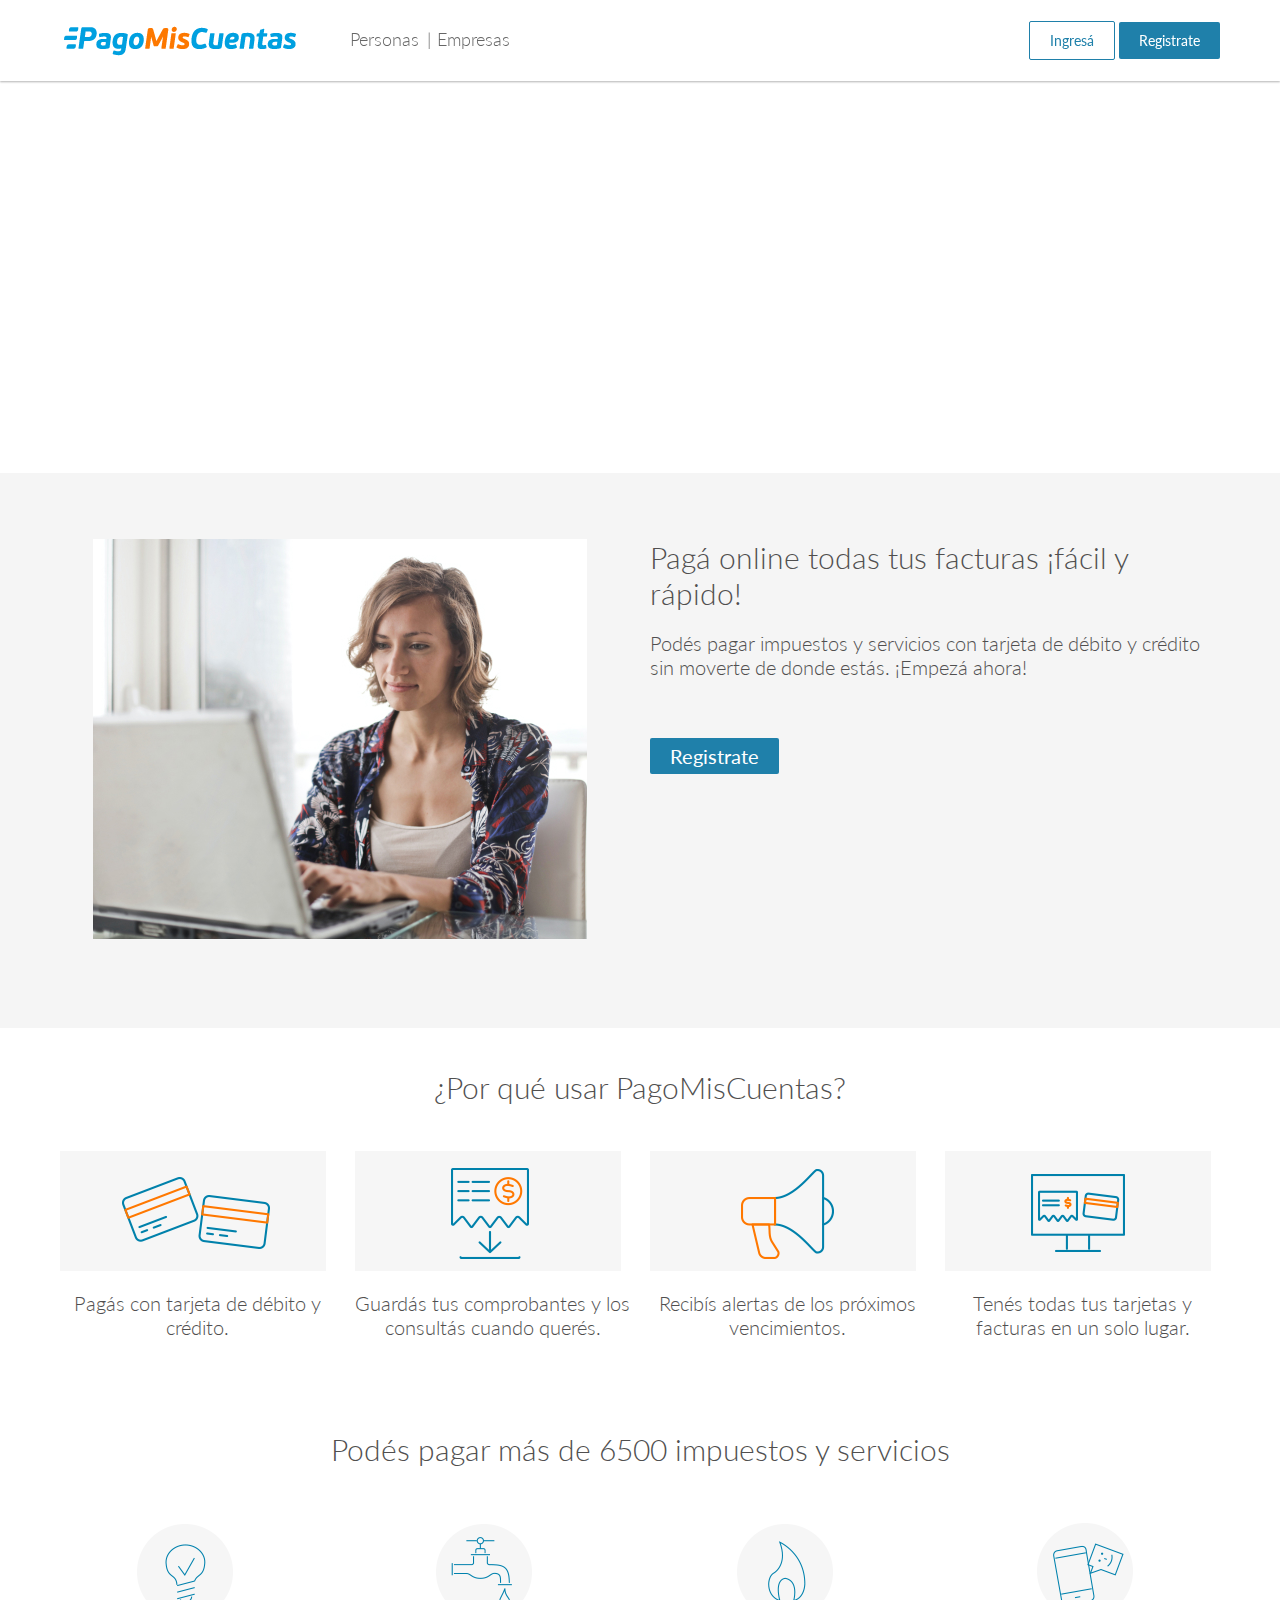
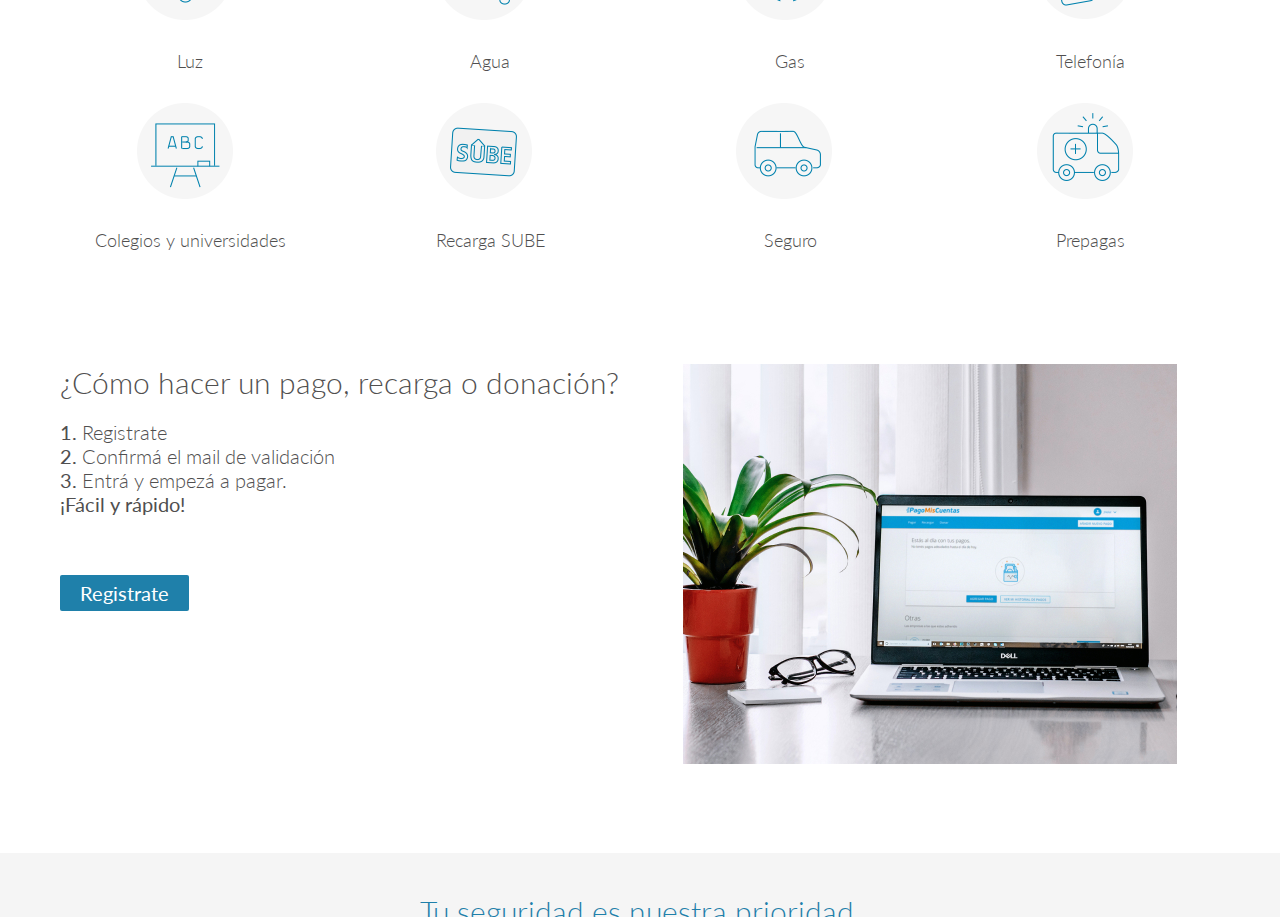
<file: index.html>
<html xmlns="http://www.w3.org/1999/xhtml" lang="en">

<head>
	<meta http-equiv="Content-Type" content="text/html; charset=utf-8" />
	<meta name="description" content="HTTrack is an easy-to-use website mirror utility. It allows you to download a World Wide website from the Internet to a local directory,building recursively all structures, getting html, images, and other files from the server to your computer. Links are rebuiltrelatively so that you can freely browse to the local site (works with any browser). You can mirror several sites together so that you can jump from one toanother. You can, also, update an existing mirror site, or resume an interrupted download. The robot is fully configurable, with an integrated help" />
	<meta name="keywords" content="httrack, HTTRACK, HTTrack, winhttrack, WINHTTRACK, WinHTTrack, offline browser, web mirror utility, aspirateur web, surf offline, web capture, www mirror utility, browse offline, local  site builder, website mirroring, aspirateur www, internet grabber, capture de site web, internet tool, hors connexion, unix, dos, windows 95, windows 98, solaris, ibm580, AIX 4.0, HTS, HTGet, web aspirator, web aspirateur, libre, GPL, GNU, free software" />
	<title>Local index - HTTrack Website Copier</title>
  <!-- Mirror and index made by HTTrack Website Copier/3.49-2 [XR&CO'2014] -->
	<style type="text/css">
	<!--

body {
	margin: 0;  padding: 0;  margin-bottom: 15px;  margin-top: 8px;
	background: #77b;
}
body, td {
	font: 14px "Trebuchet MS", Verdana, Arial, Helvetica, sans-serif;
	}

#subTitle {
	background: #000;  color: #fff;  padding: 4px;  font-weight: bold; 
	}

#siteNavigation a, #siteNavigation .current {
	font-weight: bold;  color: #448;
	}
#siteNavigation a:link    { text-decoration: none; }
#siteNavigation a:visited { text-decoration: none; }

#siteNavigation .current { background-color: #ccd; }

#siteNavigation a:hover   { text-decoration: none;  background-color: #fff;  color: #000; }
#siteNavigation a:active  { text-decoration: none;  background-color: #ccc; }


a:link    { text-decoration: underline;  color: #00f; }
a:visited { text-decoration: underline;  color: #000; }
a:hover   { text-decoration: underline;  color: #c00; }
a:active  { text-decoration: underline; }

#pageContent {
	clear: both;
	border-bottom: 6px solid #000;
	padding: 10px;  padding-top: 20px;
	line-height: 1.65em;
	background-image: url(backblue.gif);
	background-repeat: no-repeat;
	background-position: top right;
	}

#pageContent, #siteNavigation {
	background-color: #ccd;
	}


.imgLeft  { float: left;   margin-right: 10px;  margin-bottom: 10px; }
.imgRight { float: right;  margin-left: 10px;   margin-bottom: 10px; }

hr { height: 1px;  color: #000;  background-color: #000;  margin-bottom: 15px; }

h1 { margin: 0;  font-weight: bold;  font-size: 2em; }
h2 { margin: 0;  font-weight: bold;  font-size: 1.6em; }
h3 { margin: 0;  font-weight: bold;  font-size: 1.3em; }
h4 { margin: 0;  font-weight: bold;  font-size: 1.18em; }

.blak { background-color: #000; }
.hide { display: none; }
.tableWidth { min-width: 400px; }

.tblRegular       { border-collapse: collapse; }
.tblRegular td    { padding: 6px;  background-image: url(fade.gif);  border: 2px solid #99c; }
.tblHeaderColor, .tblHeaderColor td { background: #99c; }
.tblNoBorder td   { border: 0; }


// -->
</style>

</head>

<table width="76%" border="0" align="center" cellspacing="0" cellpadding="3" class="tableWidth">
	<tr>
	<td id="subTitle">HTTrack Website Copier - Open Source offline browser</td>
	</tr>
</table>
<table width="76%" border="0" align="center" cellspacing="0" cellpadding="0" class="tableWidth">
<tr class="blak">
<td>
	<table width="100%" border="0" align="center" cellspacing="1" cellpadding="0">
	<tr>
	<td colspan="6"> 
		<table width="100%" border="0" align="center" cellspacing="0" cellpadding="10">
		<tr> 
		<td id="pageContent"> 
<!-- ==================== End prologue ==================== -->

	<meta name="generator" content="HTTrack Website Copier/3.x">
	<TITLE>Local index - HTTrack</TITLE>
</HEAD>
<BODY>
<H1 ALIGN=Center>Index of locally available sites:</H1>
	<TABLE BORDER="0" WIDTH="100%" CELLSPACING="1" CELLPADDING="0">
		<TR>
			<TD BACKGROUND="fade.gif">
				&middot;
					<A HREF="pagomiscuentas.com/index.html">
						pagomiscuentas.com/index.html
					</A>		
			</TD>
		</TR>
	</TABLE>
	<BR>
	<BR>
	<BR>
  	<H6 ALIGN="RIGHT">
	<I>Mirror and index made by HTTrack Website Copier [XR&amp;CO'2008]</I>
	</H6>
	<!-- Mirror and index made by HTTrack Website Copier/3.49-2 [XR&CO'2014] -->
	<!-- Thanks for using HTTrack Website Copier! -->
	<meta HTTP-EQUIV="Refresh" CONTENT="0; URL=pagomiscuentas.com/index.html">


<!-- ==================== Start epilogue ==================== -->
		</td>
		</tr>
		</table>
	</td>
	</tr>
	</table>
</td>
</tr>
</table>

<table width="76%" border="0" align="center" valign="bottom" cellspacing="0" cellpadding="0">
	<tr>
	<td id="footer"><small>&copy; 2008 Xavier Roche & other contributors - Web Design: Leto Kauler.</small></td>
	</tr>
</table>

</body>

</html>
</file>
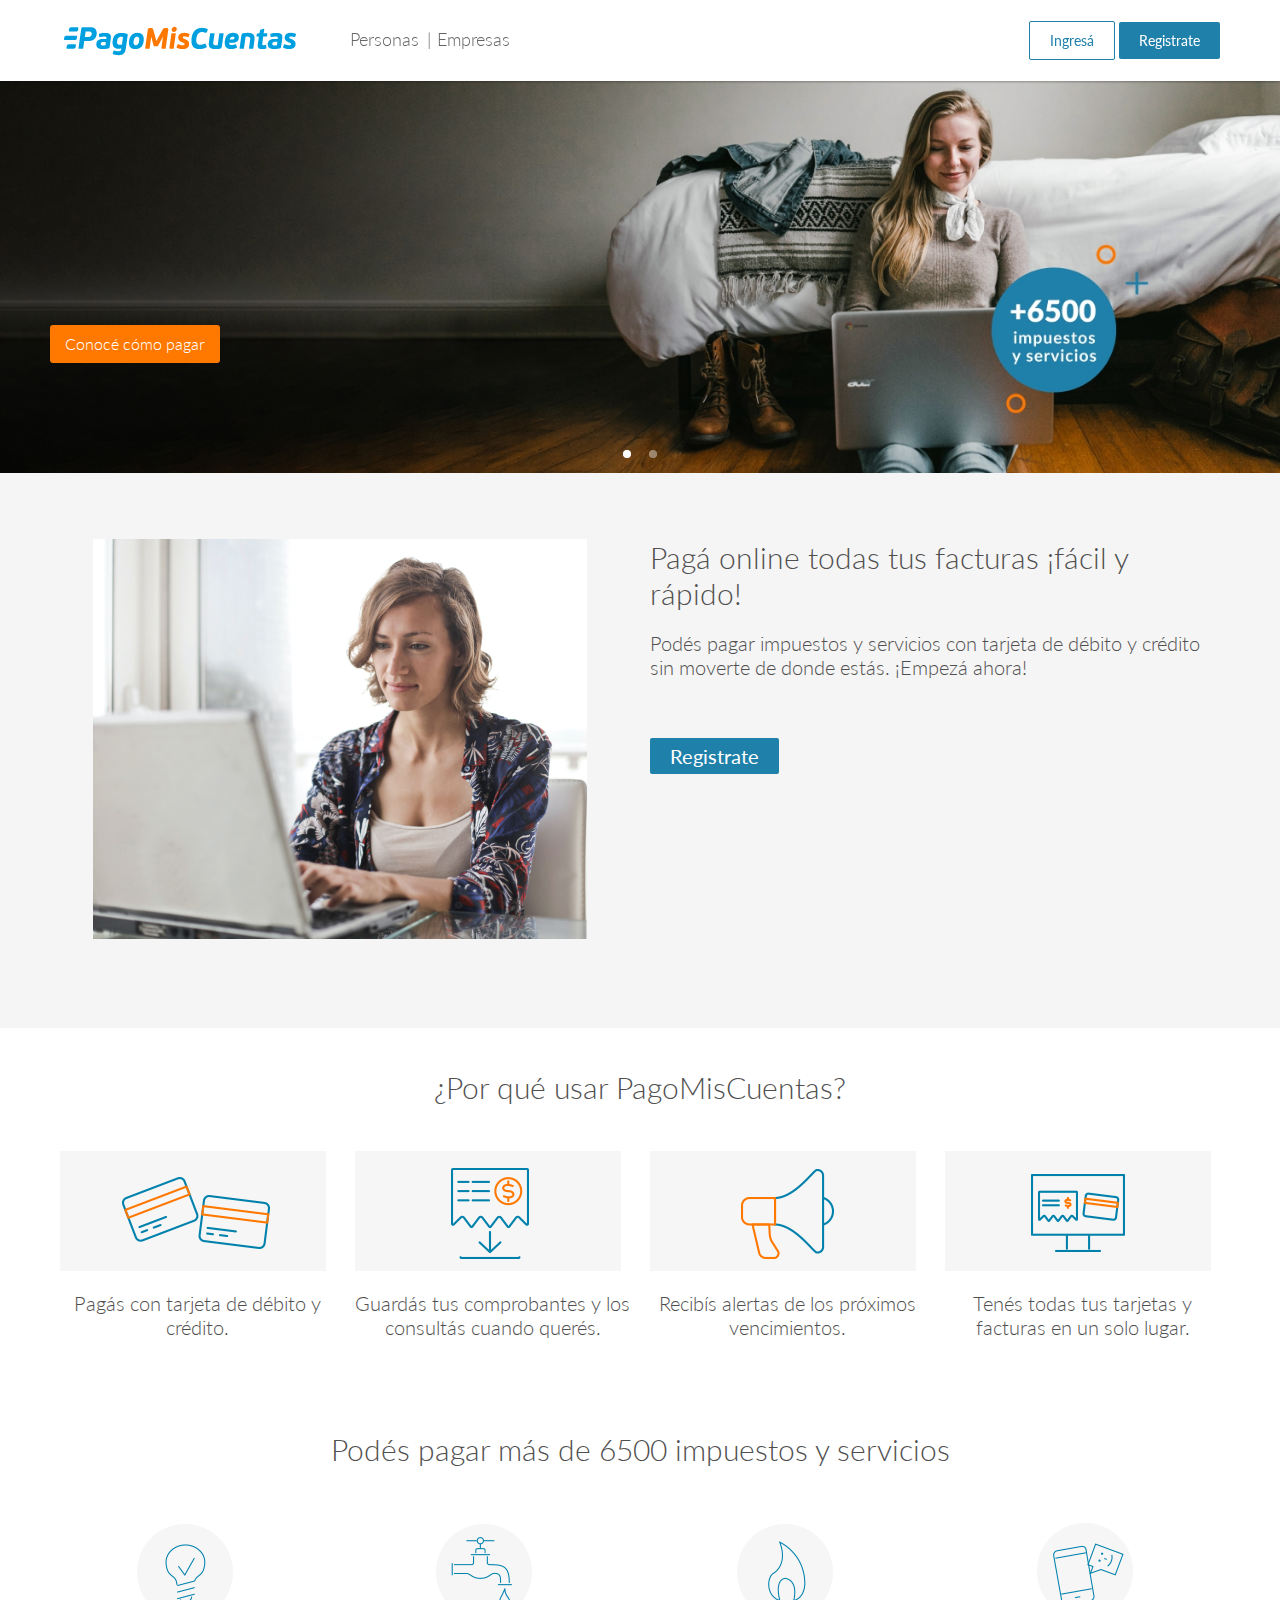
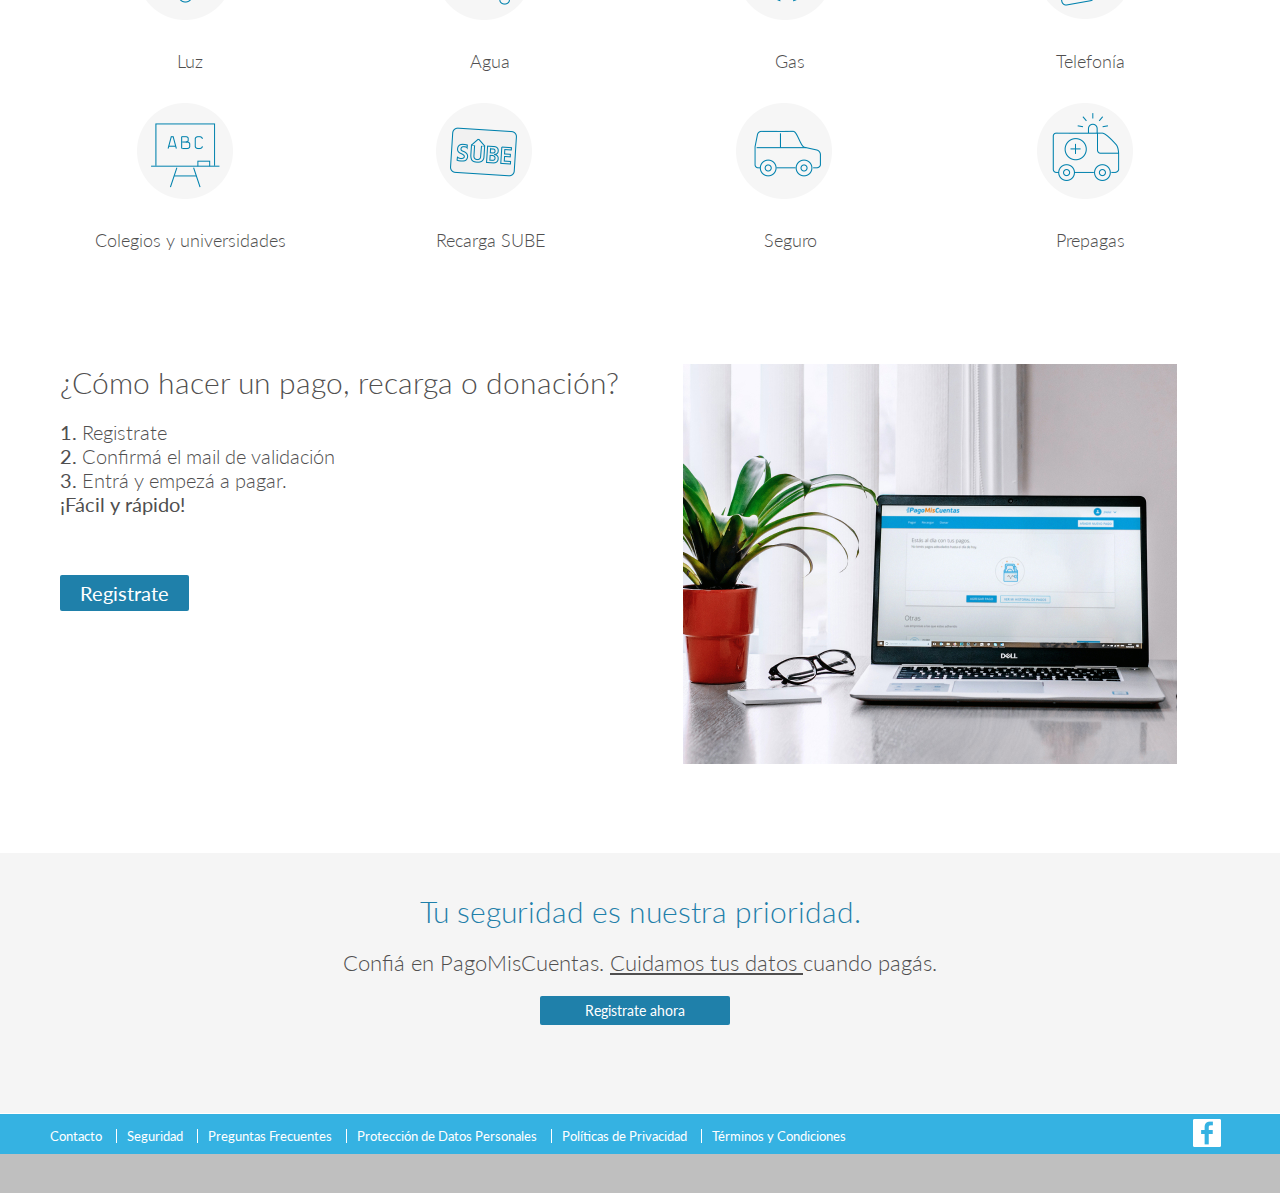
<file: pagomiscuentas.com/index.html>
<!DOCTYPE html>
<!--[if IEMobile 7]><html class="no-js ie iem7" lang="es" dir="ltr"><![endif]-->
<!--[if lte IE 6]><html class="no-js ie lt-ie9 lt-ie8 lt-ie7" lang="es" dir="ltr"><![endif]-->
<!--[if (IE 7)&(!IEMobile)]><html class="no-js ie lt-ie9 lt-ie8" lang="es" dir="ltr"><![endif]-->
<!--[if IE 8]><html class="no-js ie lt-ie9" lang="es" dir="ltr"><![endif]-->
<!--[if (gte IE 9)|(gt IEMobile 7)]><html class="no-js ie" lang="es" dir="ltr"><![endif]-->
<!--[if !IE]><!--><html class="no-js" lang="es" dir="ltr"><!--<![endif]-->


<!-- Mirrored from pagomiscuentas.com/ by HTTrack Website Copier/3.x [XR&CO'2014], Mon, 29 Apr 2024 20:25:44 GMT -->
<head>
  <meta charset="utf-8" />
<meta name="MobileOptimized" content="width" />
<meta name="HandheldFriendly" content="true" />
<link rel="profile" href="http://www.w3.org/1999/xhtml/vocab" />
<meta http-equiv="cleartype" content="on" />
<link rel="apple-touch-icon-precomposed" href="sites/all/themes/omega/omega/apple-touch-icon-precomposed-114x114.png" sizes="114x114" />
<link rel="apple-touch-icon-precomposed" href="sites/all/themes/omega/omega/apple-touch-icon-precomposed.png" />
<link rel="apple-touch-icon-precomposed" href="sites/all/themes/omega/omega/apple-touch-icon-precomposed-72x72.png" sizes="72x72" />
<link rel="apple-touch-icon-precomposed" href="sites/all/themes/omega/omega/apple-touch-icon-precomposed-144x144.png" sizes="144x144" />
<link rel="shortcut icon" href="sites/all/themes/pmcbotondepagopublico_theme/favicon.ico" type="image/vnd.microsoft.icon" />
<meta name="generator" content="Drupal 7 (http://drupal.org)" />
<meta property="og:title" content="PagoMisCuentas | Pagá impuestos, servicios, recargas y donaciones con tarjeta de débito y crédito" />
<meta property="og:image" content="sites/pagomiscuentas.com/files/ico-pagomiscuentas.png" />
<link rel="image_src" href="sites/pagomiscuentas.com/files/ico-pagomiscuentas.png" />
<meta property="og:url" content="/home" />
<link rel="canonical" href="index.html" />
<meta property="og:site_name" content="PagoMisCuentas" />
<meta property="og:type" content="article" />
<link rel="shortlink" href="index.html" />
<meta name="viewport" content="width=device-width, initial-scale=1.0, minimum-scale=1.0, maximum-scale=1.0" />
<meta name="facebook-domain-verification" content="dxazxmea7j7cyclfkmmndx4dgd4wfl" />
  <title>PagoMisCuentas | Pagá impuestos, servicios, recargas y donaciones con tarjeta de débito y crédito | PagoMisCuentas</title>
  <link type="text/css" rel="stylesheet" href="sites/pagomiscuentas.com/files/css/css_RN2ZdZZi8gHeW4RtJDgmx3nRFr8grqMafJQ5pBL8Ksw.css" media="all" />
<link type="text/css" rel="stylesheet" href="sites/pagomiscuentas.com/files/css/css_-QhTcndILuxetxBt0TWXRFq3XZhH9E4muBUFRbRg6lg.css" media="all" />
<link type="text/css" rel="stylesheet" href="sites/pagomiscuentas.com/files/css/css_TMOlRB2AgoHOempwBPQSTKK-BUbo7GlSFFyXfX8oHvI.css" media="all" />
<link type="text/css" rel="stylesheet" href="sites/pagomiscuentas.com/files/css/css_eBbQi-howkqd-ccIQVRJDGqZmAsqEv6_rmog00mWNCA.css" media="all and (max-width:767px)" />

<!--[if (gt IE 8) | (IEMobile)]><!-->
<link type="text/css" rel="stylesheet" href="sites/pagomiscuentas.com/files/css/css_hVdA6WkZHXbii8mygodppwc0O9gzTt5buwdHO2uefDo.css" media="all" />
<!--<![endif]-->

<!--[if (IE 7) | (IE 8)]>
<link type="text/css" rel="stylesheet" href="/sites/pagomiscuentas.com/files/css/css_-i5aAJTwo8T8dO--pn27k6ltzzRoOIsJ6cmD_payS_M.css" media="all" />
<![endif]-->
<link type="text/css" rel="stylesheet" href="http://fonts.googleapis.com/css?family=Lato:100,300,400,700" media="all" />
  
  <!-- Google Tag Manager -->
  <script>(function(w,d,s,l,i){w[l]=w[l]||[];w[l].push({'gtm.start':
  new Date().getTime(),event:'gtm.js'});var f=d.getElementsByTagName(s)[0],
  j=d.createElement(s),dl=l!='dataLayer'?'&l='+l:'';j.async=true;j.src=
  '../www.googletagmanager.com/gtm5445.html?id='+i+dl;f.parentNode.insertBefore(j,f);
  })(window,document,'script','dataLayer','GTM-WMJTWVL');</script>
  <!-- End Google Tag Manager -->
</head>
<body class="html front not-logged-in page-node page-node- page-node-57 node-type-basic-page full loading no-animation"  class="html front not-logged-in page-node page-node- page-node-57 node-type-basic-page full loading no-animation">
  <!-- Google Tag Manager (noscript) -->
  <noscript><iframe src="https://www.googletagmanager.com/ns.html?id=GTM-WMJTWVL"
  height="0" width="0" style="display:none;visibility:hidden"></iframe></noscript>
  <!-- End Google Tag Manager (noscript) -->
  <div id="skip-link">
    <a href="#main-content" class="element-invisible element-focusable">Pasar al contenido principal</a>
  </div>
    <div id="feature_prisma_layouts_base">
	<header id="feature_prisma_layouts_base_header" class="clearfix">
		<div class="grid-container">
			<div class="grid-100 tablet-grid-100 mobile-grid-100 grid-parent">
				<div class="grid-25 tablet-grid-25 mobile-grid-80"><div class="panels-style-custom clearfix " data-animation="">
  	<div class="panels-style-custom clearfix " data-animation="">
  	<div class="panel-pane pane-fieldable-panels-pane pane-uuid-b81af1cf-6188-4560-96a0-3bafefadebd4 pane-bundle-logo">
            <a href="index.html" title="" class="active"><img alt="" title="" src="sites/all/themes/pmcbotondepagopublico_theme/logo.png" /></a>    </div>
</div></div></div>
				<div class="grid-35 tablet-grid-35 mobile-grid-20"><div class="panels-style-custom clearfix " data-animation="">
  	<div class="panel-pane pane-fieldable-panels-pane pane-vuuid-45220985-43e0-4a69-9e32-c68914d79778 pane-bundle-menu">
            <div id="main-menu" class="menu-mobile-sidebar menu-display-horizontal">
	<div id="main-menu-top">
		<a href="#main-menu-nav" id="main-menu-nav-open-btn" class="nav-btn">menu</a>	</div>
	<div id="main-menu-nav" class="menu-navigation ">
		<ul class="menu"><li class="first expanded"><a href="como-ingreso.html">Personas</a><ul class="menu"><li class="first leaf"><a href="como-ingreso.html">Cómo ingreso</a></li>
<li class="leaf"><a href="como-me-registro.html">Cómo me registro</a></li>
<li class="leaf"><a href="como-pago.html">Cómo pago</a></li>
<li class="last leaf"><a href="que-puedo-pagar.html">Qué puedo pagar</a></li>
</ul></li>
<li class="last leaf"><a href="https://pmcempresas.pagomiscuentas.com.ar/" target="_blank">Empresas</a></li>
</ul>	</div>
</div>
    </div>
</div></div>
				<div class="grid-40 tablet-grid-40 mobile-grid-100 sidebar-menu"><div class="panels-style-custom clearfix " data-animation="">
  	<div class="panel-pane pane-fieldable-panels-pane pane-vuuid-dbccd924-1160-4baf-8635-6b96175929e9 pane-bundle-custom-content">
            <div id="custom_content_512" class="custom-content-top clearfix">
    
	<div class="clearfix custom-content-image"></div>
	<div class="clearfix">
		
	</div>
	<div class="clearfix"><p style="text-align: right;">

<a class="boton-azul-border" href="https://paysrv3.pagomiscuentas.com/pmctas/home.do" target="_blank" onclick="dataLayer.push({'event': 'trackEvent', 'eventCategory': 'Login', 'eventAction': 'clic', 'eventLabel': 'Menu Superior-Sitio publico'});">Ingresá</a>

 <a class="boton-azul" href="https://paysrv3.pagomiscuentas.com/pmctas/new.do" target="_blank" onclick="dataLayer.push({'event': 'trackEvent', 'eventCategory': 'Registrate', 'eventAction': 'clic', 'eventLabel': 'Menu Superior-Sitio publico'});">Registrate</a>

</p></div></div>
    </div>
</div></div>
			</div>
		</div>
	</header>
	<main id="feature_prisma_layouts_base_content" class="clearfix">
		<div class="panels-style-custom clearfix " data-animation="">
  	<div class="panels-style-custom clearfix " data-animation="">
  	<div class="panel-pane pane-page-content">
            <div id="feature_prisma_layouts_content">
  <div id="feature_prisma_layouts_content_middle" class="clearfix">
    <div class="row_region clearfix relative">
      <div class="panel-pane pane-fieldable-panels-pane pane-vuuid-02db8ec0-5659-42e9-9155-c34e383f02ea pane-bundle-slide">
            <div id="flexslider_266" class="flexslider flexslider_266">
  <ul class="slides">
          <li class="slide btn-naranja">
        
          <a href = "como-pago.html" onclick="dataLayer.push({'event': 'trackEvent', 'eventCategory': 'Registrate', 'eventAction': 'clic', 'eventLabel': 'Banner-Sitio publico'});">          <img class="hide-on-mobile" src="sites/pagomiscuentas.com/files/styles/slider/public/pagos-online-pagomiscuentas_0872c.jpg?itok=BO0dYycD" width="1500" height="460" alt="" />          <img class="hide-on-tablet hide-on-desktop" src="sites/pagomiscuentas.com/files/styles/slider_mobile/public/pagos-online-pagomiscuentas-m_0717d.jpg?itok=EPAVmu42" width="768" height="768" alt="" />          <div class = "grid-container center-wrapper">
            <div class="caption">
              <div class="title-wrapper">
                <h2 class="title "><p>Pagá tus facturas desde donde estés</p>
</h2>
                <div class="description hide-on-mobile"><p>Y también, hacé donaciones y recargas</p>
</div>
                <div class="hide-on-mobile"><span class="btn btn-small">Conocé cómo pagar</span></div>
              </div>
            </div>
          </div>
          </a>
              </li>
          <li class="slide btn-naranja">
        
          <a href = "https://paysrv3.pagomiscuentas.com/pmctas/home.do#_ga=2.237567938.331900815.1685..." onclick="dataLayer.push({'event': 'trackEvent', 'eventCategory': 'Registrate', 'eventAction': 'clic', 'eventLabel': 'Banner-Sitio publico'});">          <img class="hide-on-mobile" src="sites/pagomiscuentas.com/files/styles/slider/public/unicef_banner_webdc5d.jpg?itok=Kb7BwFlD" width="1500" height="460" alt="" />          <img class="hide-on-tablet hide-on-desktop" src="sites/pagomiscuentas.com/files/styles/slider_mobile/public/unicef_banner_2_3fdb7.jpg?itok=gd2z1amE" width="768" height="768" alt="" />          <div class = "grid-container center-wrapper">
            <div class="caption">
              <div class="title-wrapper">
                <h2 class="title "><p>Sumate a UNICEF para que más chicas y chicos puedan acceder a la educación secundaria</p>
</h2>
                <div class="description "></div>
                <div class=""><span class="btn btn-small">Doná ahora</span></div>
              </div>
            </div>
          </div>
          </a>
              </li>
      </ul>
</div>
    </div>
    </div>
    <div class="row_region clearfix bg-color-gray relative">
      <div class="grid-container">
        <div class="grid-100 tablet-grid-100 mobile-grid-100"><div class="panels-style-custom clearfix title-align-left padding-top margin-top 0   text-m  " data-animation="">
  	<div class="panel-pane pane-fieldable-panels-pane pane-vuuid-591ef7f7-a059-4400-ba4d-7fdc58dc6acf pane-bundle-dynamic-columns">
            <div id="dynamic_columns_685" class="feature_prisma_widgets dynamic_columns">
      <div class="grid-50 tablet-grid-50 mobile-grid-100 col-xs-12 col-sm-6 col-md-6 col-lg-6 margin-bottom">
    <p style="text-align:center"><img class="media-element file-default" src="sites/pagomiscuentas.com/files/registrate-en-pagomiscuentas.jpg" alt="" /></p>
<p style="text-align:center"> </p>
  </div>
    <div class="grid-50 tablet-grid-50 mobile-grid-100 col-xs-12 col-sm-6 col-md-6 col-lg-6 margin-bottom">
    <p><span style="font-size:30px; text-align:center">Pagá online todas tus facturas ¡fácil y rápido!</span></p>
<p><span style="font-size:20px; text-align:center">Podés pagar impuestos y servicios con tarjeta de débito y crédito sin moverte de donde estás. ¡Empezá ahora!</span></p>
<p> </p>
<p><a class="boton-azul" href="https://paysrv3.pagomiscuentas.com/pmctas/new.do#_ga=2.85643408.84953595.1654002131-984595076.1652792278"><span style="font-size:20px">Registrate</span></a></p>
  </div>
    <div class="clearfix"></div>
  </div>    </div>
</div></div>
      </div>
    </div>
    <div class="row_region clearfix relative">
      <div class="grid-container">
        <div class="grid-100 tablet-grid-100 mobile-grid-100"></div>
      </div>
    </div>
    <div class="row_region clearfix relative">
      <div class="grid-container">
        <div class="grid-100 tablet-grid-100 mobile-grid-100 grid-parent">
          <div class="grid-60 tablet-grid-60 mobile-grid-100"></div>
          <div class="grid-40 tablet-grid-40 mobile-grid-100"></div>
        </div>
      </div>
    </div>
    <div class="row_region clearfix bg-color-gray relative">
      <div class="grid-container">
        <div class="grid-100 tablet-grid-100 mobile-grid-100"></div>
      </div>
    </div>
    <div class="row_region clearfix relative">
      <div class="grid-container">
        <div class="grid-100 tablet-grid-100 mobile-grid-100"><div class="panels-style-custom clearfix title-align-left padding-top margin-bottom 0   text-m  " data-animation="">
  	<div class="panel-pane pane-fieldable-panels-pane pane-vuuid-ad1c20f5-d3a8-4a0c-af1b-e538a15a0658 pane-bundle-custom-content">
            <div id="custom_content_474" class="custom-content-top clearfix">
    
	<div class="clearfix custom-content-image"></div>
	<div class="clearfix">
		
	</div>
	<div class="clearfix"><p style="text-align:center"><span style="font-size:30px; text-align:center">¿Por qué usar PagoMisCuentas?</span></p>
</div></div>
    </div>
</div><div class="panel-pane pane-fieldable-panels-pane pane-vuuid-6b2e84e0-a7ed-4e00-95ba-01ac4d8ca363 pane-bundle-dynamic-columns">
            <div id="dynamic_columns_686" class="feature_prisma_widgets dynamic_columns">
      <div class="grid-25 tablet-grid-25 mobile-grid-100 col-xs-12 col-sm-3 col-md-3 col-lg-3 margin-bottom">
    <p style="text-align:center"><img alt="pagá, recargá y doná con tarjeta de débito y crédito" class="media-element file-default" src="sites/pagomiscuentas.com/files/paga-con-tarjeta.png" /></p>
<p style="text-align:center"><span style="font-size:20px; text-align:center">Pagás con tarjeta de débito y crédito.</span></p>
  </div>
    <div class="grid-25 tablet-grid-25 mobile-grid-100 col-xs-12 col-sm-3 col-md-3 col-lg-3 margin-bottom">
    <p style="text-align:center"><img class="media-element file-default" src="sites/pagomiscuentas.com/files/ico-archivos-bajar-naranja_0.png" alt="" /></p>
<p style="text-align:center"><span style="font-size:20px; text-align:center">Guardás tus comprobantes y los consultás cuando querés.</span></p>
  </div>
    <div class="grid-25 tablet-grid-25 mobile-grid-100 col-xs-12 col-sm-3 col-md-3 col-lg-3 margin-bottom">
    <p style="text-align:center"><img class="media-element file-default" src="sites/pagomiscuentas.com/files/ico-alerta-naranja.png" alt="" /></p>
<p style="text-align:center"><span style="font-size:20px; text-align:center">Recibís alertas de los próximos vencimientos.</span></p>
  </div>
    <div class="grid-25 tablet-grid-25 mobile-grid-100 col-xs-12 col-sm-3 col-md-3 col-lg-3 margin-bottom">
    <p style="text-align:center"><img class="media-element file-default" src="sites/pagomiscuentas.com/files/ico-archivos-tarjetas.png" alt="" /></p>
<p style="text-align:center"><span style="font-size:20px; text-align:center">Tenés todas tus tarjetas y facturas en un solo lugar.</span></p>
  </div>
    <div class="clearfix"></div>
  </div>    </div>
</div>
      </div>
    </div>
    <div class="row_region clearfix bg-color-gray relative">
      <div class="grid-container">
        <div class="grid-100 tablet-grid-100 mobile-grid-100"></div>
      </div>
    </div>
    <div class="row_region clearfix relative">
      <div class="grid-container">
        <div class="grid-100 tablet-grid-100 mobile-grid-100 grid-parent">
          <div class="grid-33 tablet-grid-33 mobile-grid-100"></div>
          <div class="grid-33 tablet-grid-33 mobile-grid-100"></div>
          <div class="grid-33 tablet-grid-33 mobile-grid-100"></div>
        </div>
      </div>
    </div>
    <div class="row_region clearfix relative">
      <div class="grid-container">
        <div class="grid-100 tablet-grid-100 mobile-grid-100"></div>
      </div>
    </div>
    <div class="row_region clearfix relative">
      <div class="grid-container">
        <div class="grid-100 tablet-grid-100 mobile-grid-100 grid-parent">
          <div class="grid-60 suffix-5 tablet-grid-60 tablet-suffix-5 mobile-grid-100"></div>
          <div class="grid-35 tablet-grid-35 mobile-grid-100"></div>
      </div>
    </div>
  </div>
  <div class="row_region clearfix relative">
    <div class="grid-container">
      <div class="grid-100 tablet-grid-100 mobile-grid-100"><div class="panels-style-custom clearfix title-align-left padding-top margin-bottom 0   text-m  " data-animation="">
  	<div class="panel-pane pane-fieldable-panels-pane pane-vuuid-1e42cf64-8b5d-4404-ba7b-c828dc272135 pane-bundle-custom-content">
            <div id="custom_content_391" class="custom-content-top clearfix">
    
	<div class="clearfix custom-content-image"></div>
	<div class="clearfix">
		
	</div>
	<div class="clearfix"><p style="text-align:center"><span style="font-size:30px">Podés pagar más de <span>6500 impuestos y servicios</span></span></p>
</div></div>
    </div>
</div></div>
    </div>
  </div>
  <div class="row_region clearfix relative">
    <div class="grid-container">
      <div class="grid-100 tablet-grid-100 mobile-grid-100 grid-parent">
        <div class="grid-25 tablet-grid-25 mobile-grid-100"><div class="panel-pane pane-fieldable-panels-pane pane-vuuid-9da64d42-9338-4efd-90ae-513bfc0d2b8d pane-bundle-custom-content">
            <div id="custom_content_395" class="custom-content-top clearfix">
    
	<div class="clearfix custom-content-image"></div>
	<div class="clearfix">
		
	</div>
	<div class="clearfix"><p style="text-align:center"><img alt="Luz" title="Luz" class="media-element file-default" src="sites/pagomiscuentas.com/files/luz-servicios.png" /></p>
<p style="text-align:center"><span style="font-size:18px">Luz</span></p>
</div></div>
    </div>
<div class="panels-style-custom clearfix title-align-left margin-bottom 0   text-m  " data-animation="">
  	<div class="panel-pane pane-fieldable-panels-pane pane-vuuid-93567e94-4570-4af8-9946-1b1d26f53335 pane-bundle-custom-content">
            <div id="custom_content_398" class="custom-content-top clearfix">
    
	<div class="clearfix custom-content-image"></div>
	<div class="clearfix">
		
	</div>
	<div class="clearfix"><p style="text-align:center"><img alt="Colegios" title="Colegios" class="media-element file-default" src="sites/pagomiscuentas.com/files/colegios-servicios.png" /></p>
<p style="text-align:center"><span style="font-size:18px">Colegios y universidades</span></p>
</div></div>
    </div>
</div></div>
        <div class="grid-25 tablet-grid-25 mobile-grid-100"><div class="panel-pane pane-fieldable-panels-pane pane-vuuid-1088a708-0954-41d7-ac3c-b0904f436bf0 pane-bundle-custom-content">
            <div id="custom_content_393" class="custom-content-top clearfix">
    
	<div class="clearfix custom-content-image"></div>
	<div class="clearfix">
		
	</div>
	<div class="clearfix"><p style="text-align:center"><img class="media-element file-default" src="sites/pagomiscuentas.com/files/agua.png" alt="" /></p>
<p style="text-align:center"><span style="font-size:18px">Agua</span></p>
</div></div>
    </div>
<div class="panels-style-custom clearfix title-align-left margin-bottom 0   text-m  " data-animation="">
  	<div class="panel-pane pane-fieldable-panels-pane pane-vuuid-0bf53296-09c5-43a2-8f7a-4ec2085a6db9 pane-bundle-custom-content">
            <div id="custom_content_399" class="custom-content-top clearfix">
    
	<div class="clearfix custom-content-image"></div>
	<div class="clearfix">
		
	</div>
	<div class="clearfix"><p style="text-align:center"><img class="media-element file-default" src="sites/pagomiscuentas.com/files/icon-sube.png" alt="" /></p>
<p style="text-align:center"><span style="font-size:18px">Recarga SUBE</span></p>
</div></div>
    </div>
</div></div>
        <div class="grid-25 tablet-grid-25 mobile-grid-100"><div class="panels-style-custom clearfix title-align-left 0   text-m  " data-animation="">
  	<div class="panel-pane pane-fieldable-panels-pane pane-vuuid-56a1d2c3-4ba6-4a26-b78c-503755781cce pane-bundle-custom-content">
            <div id="custom_content_396" class="custom-content-top clearfix">
    
	<div class="clearfix custom-content-image"></div>
	<div class="clearfix">
		
	</div>
	<div class="clearfix"><p style="text-align:center"><img alt="Gas" title="Gas" class="media-element file-default" src="sites/pagomiscuentas.com/files/gas-servicios.png" /></p>
<p style="text-align:center"><span style="font-size:18px">Gas</span></p>
</div></div>
    </div>
</div><div class="panels-style-custom clearfix title-align-left margin-bottom 0   text-m  " data-animation="">
  	<div class="panel-pane pane-fieldable-panels-pane pane-vuuid-117de70c-b1ef-49b7-94ed-77bf577dc035 pane-bundle-custom-content">
            <div id="custom_content_394" class="custom-content-top clearfix">
    
	<div class="clearfix custom-content-image"></div>
	<div class="clearfix">
		
	</div>
	<div class="clearfix"><p style="text-align:center"><img alt="Patente" title="Patente" class="media-element file-default" src="sites/pagomiscuentas.com/files/patente-servicios.png" /></p>
<p style="text-align:center"><span style="font-size:18px">Seguro</span></p>
</div></div>
    </div>
</div></div>
        <div class="grid-25 tablet-grid-25 mobile-grid-100"><div class="panel-pane pane-fieldable-panels-pane pane-vuuid-38832b1e-62e2-49b0-892f-7f38fc688826 pane-bundle-custom-content">
            <div id="custom_content_392" class="custom-content-top clearfix">
    
	<div class="clearfix custom-content-image"></div>
	<div class="clearfix">
		
	</div>
	<div class="clearfix"><p style="text-align:center"><img alt="Telefonía" title="Telefonía" class="media-element file-default" src="sites/pagomiscuentas.com/files/telefonia-servicios.png" /></p>
<p style="text-align:center"><span style="font-size:18px">Telefonía</span></p>
</div></div>
    </div>
<div class="panels-style-custom clearfix title-align-left margin-bottom 0   text-m  " data-animation="">
  	<div class="panel-pane pane-fieldable-panels-pane pane-vuuid-5af2b468-a6a9-43c1-b7f9-4f3abda8cca8 pane-bundle-custom-content">
            <div id="custom_content_397" class="custom-content-top clearfix">
    
	<div class="clearfix custom-content-image"></div>
	<div class="clearfix">
		
	</div>
	<div class="clearfix"><p style="text-align:center"><img alt="Prepagas" title="Prepagas" class="media-element file-default" src="sites/pagomiscuentas.com/files/prepagas-servicios.png" /></p>
<p style="text-align:center"><span style="font-size:18px">Prepagas</span></p>
</div></div>
    </div>
</div></div>
      </div>
    </div>
  </div>
  <div class="row_region clearfix relative">
    <div class="grid-container">
      <div class="grid-100 tablet-grid-100 mobile-grid-100"></div>
    </div>
  </div>
  <div class="row_region clearfix bg-color-gray relative">
    <div class="grid-container">
      <div class="grid-100 tablet-grid-100 mobile-grid-100"></div>
    </div>
  </div>
  <div class="row_region clearfix relative">
    <div class="grid-container">
      <div class="grid-100 tablet-grid-100 mobile-grid-100 grid-parent">
        <div class="grid-75 tablet-grid-75 mobile-grid-100"></div>
        <div class="grid-25 tablet-grid-25 mobile-grid-100"></div>
      </div>
    </div>
  </div>
  <div class="row_region clearfix relative">
    <div class="grid-container">
      <div class="grid-100 tablet-grid-100 mobile-grid-100 grid-parent">
        <div class="grid-25 tablet-grid-25 mobile-grid-100"></div>
        <div class="grid-75 tablet-grid-75 mobile-grid-100"></div>
      </div>
    </div>
  </div>
  <div class="row_region clearfix relative">
    <div class="grid-container">
      <div class="grid-100 tablet-grid-100 mobile-grid-100"><div class="panels-style-custom clearfix title-align-left padding-top margin-top 0   text-m  " data-animation="">
  	<div class="panel-pane pane-fieldable-panels-pane pane-vuuid-e5ea8fe8-d937-468c-8c07-9fc9ed5105a0 pane-bundle-dynamic-columns">
            <div id="dynamic_columns_687" class="feature_prisma_widgets dynamic_columns">
      <div class="grid-50 tablet-grid-50 mobile-grid-100 col-xs-12 col-sm-6 col-md-6 col-lg-6 margin-bottom">
    <p><span style="font-size:30px; text-align:center">¿Cómo hacer un pago, recarga o donación?</span></p>
<p><span style="font-size:20px; text-align:center"><strong>1.</strong> Registrate</span><br /><span style="font-size:20px; text-align:center"><strong>2.</strong> Confirmá el mail de validación</span><br /><span style="font-size:20px; text-align:center"><strong>3. </strong>Entrá y empezá a pagar.<br /><strong>¡Fácil y rápido!</strong></span></p>
<p> </p>
<p><a class="boton-azul" href="https://paysrv3.pagomiscuentas.com/pmctas/new.do#_ga=2.85643408.84953595.1654002131-984595076.1652792278"><span style="font-size:20px">Registrate</span></a></p>
  </div>
    <div class="grid-50 tablet-grid-50 mobile-grid-100 col-xs-12 col-sm-6 col-md-6 col-lg-6 margin-bottom">
    <p style="text-align:center"><img class="media-element file-default" src="sites/pagomiscuentas.com/files/paga-con-pagomiscuentas.jpg" alt="" /></p>
<p style="text-align:center"> </p>
  </div>
    <div class="clearfix"></div>
  </div>    </div>
</div></div>
    </div>
  </div>
  <div class="row_region clearfix bg-color-gray relative">
    <div class="grid-container">
      <div class="grid-100 tablet-grid-100 mobile-grid-100"><div class="panels-style-custom clearfix title-align-left padding-top padding-bottom margin-bottom 0   text-m  " data-animation="">
  	<div class="panel-pane pane-fieldable-panels-pane pane-vuuid-63e79fcb-3935-4e8c-83c6-ee37e94d63ac pane-bundle-custom-content">
            <div id="custom_content_468" class="custom-content-top clearfix">
    
	<div class="clearfix custom-content-image"></div>
	<div class="clearfix">
		
	</div>
	<div class="clearfix"><p style="text-align: center;"><span class="texto-azul"><span style="font-size:30px;">Tu seguridad es nuestra prioridad.</span></span></p><p style="text-align: center;"><span style="font-size: 22px;">Confiá en PagoMisCuentas. </span><a href="seguridad.html"><u style="font-size: 22px;">Cuidamos tus datos </u></a><span style="font-size: 22px;"> cuando pagás. </span></p><p style="text-align: center;"><span style="font-size:14px;"><a class="boton-azul-fixed" href="https://paysrv3.pagomiscuentas.com/pmctas/new.do" onclick="dataLayer.push({'event': 'trackEvent', 'eventCategory': 'Registrate', 'eventAction': 'clic', 'eventLabel': 'Home-Sitio publico'});">Registrate ahora</a></span></p></div></div>
    </div>
</div></div>
    </div>
  </div>
  <div class="row_region clearfix relative">
    <div class="grid-container">
      <div class="grid-100 tablet-grid-100 mobile-grid-100 grid-parent">
        <div class="grid-50 tablet-grid-50 mobile-grid-100"></div>
        <div class="grid-50 tablet-grid-50 mobile-grid-100"></div>
      </div>
    </div>
  </div>
  <div class="row_region clearfix relative">
    <div class=""></div>
  </div>
  <div class="row_region clearfix relative">
    <div class="grid-container">
      <div class="grid-100 tablet-grid-100 mobile-grid-100"></div>
    </div>
  </div>
</div>
    </div>
</div></div>	</main>
	<footer id="feature_prisma_layouts_base_footer" class="clearfix">
		<div class="bg-color-blue">
			<div class="grid-container">
				<div class="grid-70 tablet-grid-70 mobile-grid-100"><div class="panels-style-custom clearfix " data-animation="">
  	<div class="panel-pane pane-fieldable-panels-pane pane-uuid-a77c423e-2f10-4eec-b4c9-b731f688fcd2 pane-bundle-menu">
            <div id="menu-footer" class="simple-menu menu-display-horizontal">
	<div class=" ">
		<ul class="menu"><li class="first leaf"><a href="contacto.html">Contacto</a></li>
<li class="leaf"><a href="seguridad.html">Seguridad</a></li>
<li class="leaf"><a href="preguntas-frecuentes.html">Preguntas Frecuentes</a></li>
<li class="leaf"><a href="proteccion-de-datos-personales.html">Protección de Datos Personales</a></li>
<li class="leaf"><a href="politica-de-privacidad.html">Políticas de Privacidad</a></li>
<li class="last leaf"><a href="terminos-y-condiciones.html">Términos y Condiciones</a></li>
</ul>	</div>
</div>
    </div>
</div></div>
				<div class="grid-30 tablet-grid-30 mobile-grid-100 text-right"><div class="panels-style-custom clearfix " data-animation="">
  	<div class="panel-pane pane-fieldable-panels-pane pane-vuuid-00c68e79-8e54-4c9c-a8b5-236a3bbbe941 pane-bundle-custom-content">
            <div id="custom_content_549" class="custom-content-top clearfix">
    
	<div class="clearfix custom-content-image"></div>
	<div class="clearfix">
		
	</div>
	<div class="clearfix"><p style="text-align:center"><a href="https://www.facebook.com/Pagomiscuentas/"><img alt="Facebook" title="Facebook" style="float: right;" class="media-element file-default" src="sites/pagomiscuentas.com/files/ico-facebook_1.png" /></a></p>
</div></div>
    </div>
</div></div>
			</div>
		</div>
		<div class="bg-color-gray">
			<div class="grid-container">
				<div class="grid-100 tablet-grid-100 mobile-gid-100">&nbsp;</div>
			</div>
		</div>
	</footer>
</div>
  
  <script src="sites/pagomiscuentas.com/files/js/js_HU3O34Uz7w6t9qYpjR1nhXS0scnRWS6Qxo_0pLvyshA.js"></script>
<script src="sites/pagomiscuentas.com/files/js/js_K-AYFej_QF3xaRnWojaY73euIS2XCoMgwHgRucT6zBg.js"></script>
<script src="sites/pagomiscuentas.com/files/js/js_gmFl5Ch-Vh69l04iVicVASgPyzgZzJPDWC166tWF79M.js"></script>
<script>document.createElement('video');document.createElement('audio');document.createElement('track');</script>
<script src="sites/pagomiscuentas.com/files/js/js_uOuGwfICRzoV947-UovF8bVUnZ3nX4WpwpXJtaWPXD4.js"></script>
<script src="sites/pagomiscuentas.com/files/js/js_5dXe3g3tQRbfmiXa9z_E5HtPO1jkUdmepD7l0GFMxiU.js"></script>

<!--[if lt IE 9]>
<script src="/sites/pagomiscuentas.com/files/js/js_vGcLgcSz3rG85SrDhigCK_C10Ho69ukBjhD03yeVrO0.js"></script>
<![endif]-->
<script>jQuery.extend(Drupal.settings, {"basePath":"\/","pathPrefix":"","CToolsModal":{"modalSize":{"type":"scale","width":".9","height":".9","addWidth":0,"addHeight":0,"contentRight":25,"contentBottom":75},"modalOptions":{"opacity":".55","background-color":"#FFF"},"animationSpeed":"fast","modalTheme":"CToolsModalDialog","throbberTheme":"CToolsModalThrobber"}});</script>
  <script src="sites/pagomiscuentas.com/files/js/js_gPr-gBE1yJBgEm04SQRKxeSjPo3b-hb43sZe2Agns-I.js"></script>
<script>
	(function($) { 
		Drupal.behaviors.mybehavior_flexslider_flexslider_266 = {
      attach: function (context, settings) {
				$('.flexslider.flexslider_266', context).once('mybehavior_flexslider_flexslider_266', function () {
					$(this).flexslider({
						slideshow: true,
						pauseOnAction: false,
						pauseOnHover: false,
						directionNav: false,
						controlNav: true,
						animation: 'fade',
						direction: 'horizontal',
				    animationLoop: true,
				    randomize: false,
				    slideshowSpeed: 7000,
				    animationSpeed: 450,
				    initDelay: 0,
				    itemMargin: 0,
				    itemWidth: 0,
				    minItems: 0,
				    maxItems: 0,
				    move: 0,
				    touch: true,
						start: function( slider ) {
							mySlider = slider;
							jQuery('body').removeClass( 'loading' );

							$( slider.slides.eq(slider.currentSlide)[0] ).find( '.title' ).addClass( 'animated fadeInLeft' );
							$( slider.slides.eq(slider.currentSlide)[0] ).find( '.description' ).addClass( 'animated fadeInRight' );
							$( slider.slides.eq(slider.currentSlide)[0] ).find( 'span.btn.btn-small' ).addClass( 'animated fadeIn' );

						},
						after: function( slider ) {
							if (slider.slides.eq(slider.currentSlide).find('video').length !== 0) {
					      var player = videojs( slider.slides.eq(slider.currentSlide).find('video').attr('id') );
					      if ( !player.paused() ) {
					      	mySlider.flexslider('stop');
					      }
					      player.on('click', function(){
					      	if ( !player.paused() ) {
						      	mySlider.flexslider('stop');
						      }
					      });
								player.on('ended', function(){
					      	mySlider.flexslider('play');
					      });
					    }

					    $( slider.slides.eq(slider.currentSlide)[0] ).find( '.title' ).removeClass( 'animated fadeOutLeft' );
							$( slider.slides.eq(slider.currentSlide)[0] ).find( '.description' ).removeClass( 'animated fadeOutRight' );
							$( slider.slides.eq(slider.currentSlide)[0] ).find( 'span.btn.btn-small' ).removeClass( 'animated fadeOut' );

					    $( slider.slides.eq(slider.currentSlide)[0] ).find( '.title' ).addClass( 'animated fadeInLeft' );
							$( slider.slides.eq(slider.currentSlide)[0] ).find( '.description' ).addClass( 'animated fadeInRight' );
							$( slider.slides.eq(slider.currentSlide)[0] ).find( 'span.btn.btn-small' ).addClass( 'animated fadeIn' );
						},
						before: function( slider ) {
							if (slider.slides.eq(slider.currentSlide).find('video').length !== 0) {
					      var player_slide = videojs( slider.slides.eq(slider.currentSlide).find('video').attr('id') );
					      if ( !player_slide.paused() ) {
					      	player_slide.pause();
					      }
					    }

					    $( slider.slides.eq(slider.currentSlide)[0] ).find( '.title' ).removeClass( 'animated fadeInLeft' );
							$( slider.slides.eq(slider.currentSlide)[0] ).find( '.description' ).removeClass( 'animated fadeInRight' );
							$( slider.slides.eq(slider.currentSlide)[0] ).find( 'span.btn.btn-small' ).removeClass( 'animated fadeIn' );

					    $( slider.slides.eq(slider.currentSlide)[0] ).find( '.title' ).addClass( 'animated fadeOutLeft' );
							$( slider.slides.eq(slider.currentSlide)[0] ).find( '.description' ).addClass( 'animated fadeOutRight' );
							$( slider.slides.eq(slider.currentSlide)[0] ).find( 'span.btn.btn-small' ).addClass( 'animated fadeOut' );
						}
					});
				});
			}
		};
	})(jQuery);</script>
<script src="sites/pagomiscuentas.com/files/js/js_dokpMdKUXSVQ8N-A5-DOnjC8dt7XXwxDtgnVkBeBlBQ.js"></script>

</body>

<!-- Mirrored from pagomiscuentas.com/ by HTTrack Website Copier/3.x [XR&CO'2014], Mon, 29 Apr 2024 20:27:07 GMT -->
</html>
<!-- Page cached by Boost @ 2024-04-29 17:14:16, expires @ 2024-04-29 17:15:16, lifetime 1 min -->
</file>
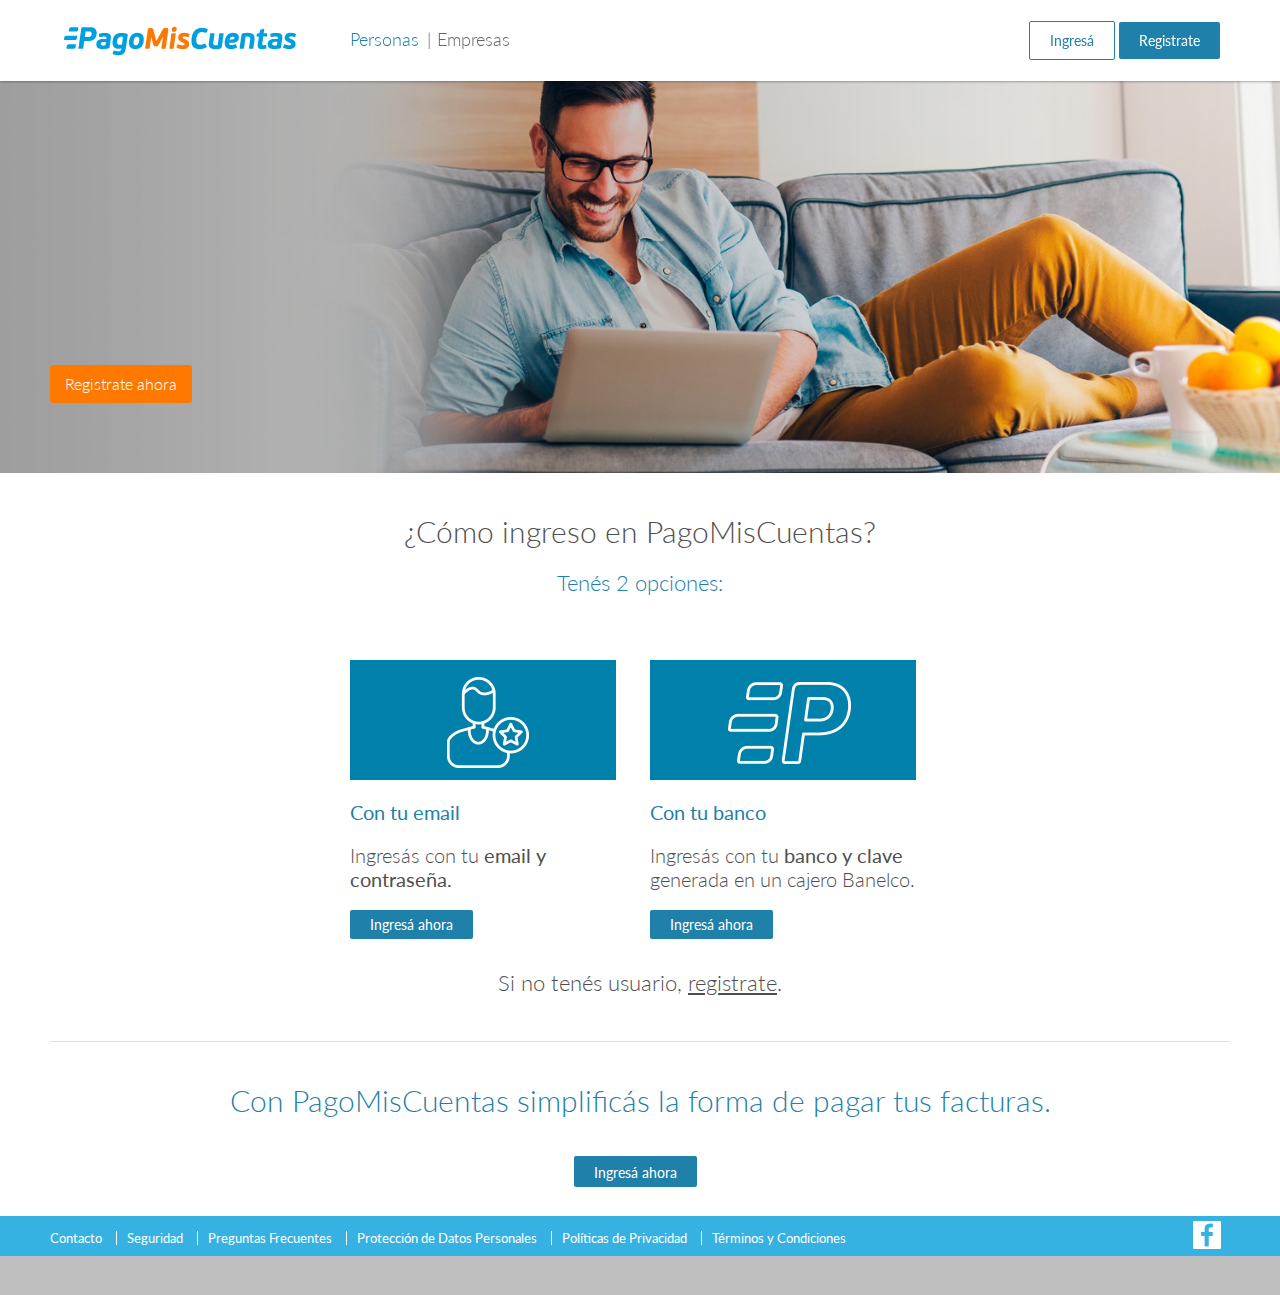
<file: pagomiscuentas.com/como-ingreso.html>
<!DOCTYPE html>
<!--[if IEMobile 7]><html class="no-js ie iem7" lang="es" dir="ltr"><![endif]-->
<!--[if lte IE 6]><html class="no-js ie lt-ie9 lt-ie8 lt-ie7" lang="es" dir="ltr"><![endif]-->
<!--[if (IE 7)&(!IEMobile)]><html class="no-js ie lt-ie9 lt-ie8" lang="es" dir="ltr"><![endif]-->
<!--[if IE 8]><html class="no-js ie lt-ie9" lang="es" dir="ltr"><![endif]-->
<!--[if (gte IE 9)|(gt IEMobile 7)]><html class="no-js ie" lang="es" dir="ltr"><![endif]-->
<!--[if !IE]><!--><html class="no-js" lang="es" dir="ltr"><!--<![endif]-->


<!-- Mirrored from pagomiscuentas.com/como-ingreso by HTTrack Website Copier/3.x [XR&CO'2014], Mon, 29 Apr 2024 20:27:18 GMT -->
<head>
  <meta charset="utf-8" />
<meta name="HandheldFriendly" content="true" />
<link rel="profile" href="http://www.w3.org/1999/xhtml/vocab" />
<meta name="MobileOptimized" content="width" />
<link rel="apple-touch-icon-precomposed" href="sites/all/themes/omega/omega/apple-touch-icon-precomposed-114x114.png" sizes="114x114" />
<link rel="apple-touch-icon-precomposed" href="sites/all/themes/omega/omega/apple-touch-icon-precomposed-72x72.png" sizes="72x72" />
<link rel="apple-touch-icon-precomposed" href="sites/all/themes/omega/omega/apple-touch-icon-precomposed-144x144.png" sizes="144x144" />
<meta http-equiv="cleartype" content="on" />
<link rel="shortcut icon" href="sites/all/themes/pmcbotondepagopublico_theme/favicon.ico" type="image/vnd.microsoft.icon" />
<link rel="canonical" href="como-ingreso.html" />
<meta name="generator" content="Drupal 7 (http://drupal.org)" />
<meta property="og:title" content="Cómo ingreso" />
<link rel="apple-touch-icon-precomposed" href="sites/all/themes/omega/omega/apple-touch-icon-precomposed.png" />
<link rel="shortlink" href="como-ingreso.html" />
<meta property="og:url" content="/como-ingreso" />
<meta property="og:site_name" content="PagoMisCuentas" />
<meta property="og:type" content="article" />
<meta name="viewport" content="width=device-width, initial-scale=1.0, minimum-scale=1.0, maximum-scale=1.0" />
<meta name="facebook-domain-verification" content="dxazxmea7j7cyclfkmmndx4dgd4wfl" />
  <title>Cómo ingreso | PagoMisCuentas</title>
  <link type="text/css" rel="stylesheet" href="sites/pagomiscuentas.com/files/css/css_RN2ZdZZi8gHeW4RtJDgmx3nRFr8grqMafJQ5pBL8Ksw.css" media="all" />
<link type="text/css" rel="stylesheet" href="sites/pagomiscuentas.com/files/css/css_-QhTcndILuxetxBt0TWXRFq3XZhH9E4muBUFRbRg6lg.css" media="all" />
<link type="text/css" rel="stylesheet" href="sites/pagomiscuentas.com/files/css/css_TMOlRB2AgoHOempwBPQSTKK-BUbo7GlSFFyXfX8oHvI.css" media="all" />
<link type="text/css" rel="stylesheet" href="sites/pagomiscuentas.com/files/css/css_eBbQi-howkqd-ccIQVRJDGqZmAsqEv6_rmog00mWNCA.css" media="all and (max-width:767px)" />

<!--[if (gt IE 8) | (IEMobile)]><!-->
<link type="text/css" rel="stylesheet" href="sites/pagomiscuentas.com/files/css/css_hVdA6WkZHXbii8mygodppwc0O9gzTt5buwdHO2uefDo.css" media="all" />
<!--<![endif]-->

<!--[if (IE 7) | (IE 8)]>
<link type="text/css" rel="stylesheet" href="/sites/pagomiscuentas.com/files/css/css_-i5aAJTwo8T8dO--pn27k6ltzzRoOIsJ6cmD_payS_M.css" media="all" />
<![endif]-->
<link type="text/css" rel="stylesheet" href="http://fonts.googleapis.com/css?family=Lato:100,300,400,700" media="all" />
  
  <!-- Google Tag Manager -->
  <script>(function(w,d,s,l,i){w[l]=w[l]||[];w[l].push({'gtm.start':
  new Date().getTime(),event:'gtm.js'});var f=d.getElementsByTagName(s)[0],
  j=d.createElement(s),dl=l!='dataLayer'?'&l='+l:'';j.async=true;j.src=
  '../www.googletagmanager.com/gtm5445.html?id='+i+dl;f.parentNode.insertBefore(j,f);
  })(window,document,'script','dataLayer','GTM-WMJTWVL');</script>
  <!-- End Google Tag Manager -->
</head>
<body class="html not-front not-logged-in page-node page-node- page-node-66 node-type-basic-page full loading no-animation section-como-ingreso"  class="html not-front not-logged-in page-node page-node- page-node-66 node-type-basic-page full loading no-animation section-como-ingreso">
  <!-- Google Tag Manager (noscript) -->
  <noscript><iframe src="https://www.googletagmanager.com/ns.html?id=GTM-WMJTWVL"
  height="0" width="0" style="display:none;visibility:hidden"></iframe></noscript>
  <!-- End Google Tag Manager (noscript) -->
  <div id="skip-link">
    <a href="#main-content" class="element-invisible element-focusable">Pasar al contenido principal</a>
  </div>
    <div id="feature_prisma_layouts_base">
	<header id="feature_prisma_layouts_base_header" class="clearfix">
		<div class="grid-container">
			<div class="grid-100 tablet-grid-100 mobile-grid-100 grid-parent">
				<div class="grid-25 tablet-grid-25 mobile-grid-80"><div class="panels-style-custom clearfix " data-animation="">
  	<div class="panels-style-custom clearfix " data-animation="">
  	<div class="panel-pane pane-fieldable-panels-pane pane-uuid-b81af1cf-6188-4560-96a0-3bafefadebd4 pane-bundle-logo">
            <a href="index.html" title=""><img alt="" title="" src="sites/all/themes/pmcbotondepagopublico_theme/logo.png" /></a>    </div>
</div></div></div>
				<div class="grid-35 tablet-grid-35 mobile-grid-20"><div class="panels-style-custom clearfix " data-animation="">
  	<div class="panel-pane pane-fieldable-panels-pane pane-vuuid-45220985-43e0-4a69-9e32-c68914d79778 pane-bundle-menu">
            <div id="main-menu" class="menu-mobile-sidebar menu-display-horizontal">
	<div id="main-menu-top">
		<a href="#main-menu-nav" id="main-menu-nav-open-btn" class="nav-btn">menu</a>	</div>
	<div id="main-menu-nav" class="menu-navigation ">
		<ul class="menu"><li class="first expanded"><a href="como-ingreso.html" class="active">Personas</a><ul class="menu"><li class="first leaf"><a href="como-ingreso.html" class="active">Cómo ingreso</a></li>
<li class="leaf"><a href="como-me-registro.html">Cómo me registro</a></li>
<li class="leaf"><a href="como-pago.html">Cómo pago</a></li>
<li class="last leaf"><a href="que-puedo-pagar.html">Qué puedo pagar</a></li>
</ul></li>
<li class="last leaf"><a href="https://pmcempresas.pagomiscuentas.com.ar/" target="_blank">Empresas</a></li>
</ul>	</div>
</div>
    </div>
</div></div>
				<div class="grid-40 tablet-grid-40 mobile-grid-100 sidebar-menu"><div class="panels-style-custom clearfix " data-animation="">
  	<div class="panel-pane pane-fieldable-panels-pane pane-vuuid-dbccd924-1160-4baf-8635-6b96175929e9 pane-bundle-custom-content">
            <div id="custom_content_512" class="custom-content-top clearfix">
    
	<div class="clearfix custom-content-image"></div>
	<div class="clearfix">
		
	</div>
	<div class="clearfix"><p style="text-align: right;">

<a class="boton-azul-border" href="https://paysrv3.pagomiscuentas.com/pmctas/home.do" target="_blank" onclick="dataLayer.push({'event': 'trackEvent', 'eventCategory': 'Login', 'eventAction': 'clic', 'eventLabel': 'Menu Superior-Sitio publico'});">Ingresá</a>

 <a class="boton-azul" href="https://paysrv3.pagomiscuentas.com/pmctas/new.do" target="_blank" onclick="dataLayer.push({'event': 'trackEvent', 'eventCategory': 'Registrate', 'eventAction': 'clic', 'eventLabel': 'Menu Superior-Sitio publico'});">Registrate</a>

</p></div></div>
    </div>
</div></div>
			</div>
		</div>
	</header>
	<main id="feature_prisma_layouts_base_content" class="clearfix">
		<div class="panels-style-custom clearfix " data-animation="">
  	<div class="panels-style-custom clearfix " data-animation="">
  	<div class="panel-pane pane-page-content">
            <div id="feature_prisma_layouts_content">
  <div id="feature_prisma_layouts_content_middle" class="clearfix">
    <div class="row_region clearfix relative">
      <div class="panel-pane pane-fieldable-panels-pane pane-vuuid-f9cfa353-2b5c-424c-a93d-59016eeb271c pane-bundle-slide">
            <div id="flexslider_485" class="flexslider flexslider_485">
  <ul class="slides">
          <li class="slide btn-naranja">
        
          <a href = "https://paysrv3.pagomiscuentas.com/pmctas/new.do" onclick="dataLayer.push({'event': 'trackEvent', 'eventCategory': 'Registrate', 'eventAction': 'clic', 'eventLabel': 'Banner-Sitio publico'});">          <img class="hide-on-mobile" src="sites/pagomiscuentas.com/files/styles/slider/public/dest-ingreso6fd3.jpg?itok=kLCafey4" width="1500" height="460" alt="" />          <img class="hide-on-tablet hide-on-desktop" src="sites/pagomiscuentas.com/files/styles/slider_mobile/public/dest-ingreso2a19.jpg?itok=XhMOkpJ5&amp;c=5fb1e523551125eb7044ea412b215352" width="768" height="768" alt="" />          <div class = "grid-container center-wrapper">
            <div class="caption">
              <div class="title-wrapper">
                <h2 class="title "><p>¡Simplificá la manera <br />de pagar tus facturas!</p>
</h2>
                <div class="description "><p>Rápido, fácil y seguro</p>
</div>
                <div class=""><span class="btn btn-small">Registrate ahora</span></div>
              </div>
            </div>
          </div>
          </a>
              </li>
      </ul>
</div>
    </div>
    </div>
    <div class="row_region clearfix bg-color-gray relative">
      <div class="grid-container">
        <div class="grid-100 tablet-grid-100 mobile-grid-100"></div>
      </div>
    </div>
    <div class="row_region clearfix relative">
      <div class="grid-container">
        <div class="grid-100 tablet-grid-100 mobile-grid-100"><div class="panels-style-custom clearfix title-align-left padding-top 0   text-m  " data-animation="">
  	<div class="panel-pane pane-fieldable-panels-pane pane-vuuid-4a7ee710-17a1-4523-bbae-0dba599dfc08 pane-bundle-custom-content">
            <div id="custom_content_486" class="custom-content-top clearfix">
    
	<div class="clearfix custom-content-image"></div>
	<div class="clearfix">
		
	</div>
	<div class="clearfix"><p style="text-align:center"><span style="font-size:30px">¿Cómo ingreso en PagoMisCuentas?</span></p>
<p style="text-align:center"><span style="color:rgb(31, 128, 170); font-size:22px">Tenés 2 opciones:</span></p>
</div></div>
    </div>
</div></div>
      </div>
    </div>
    <div class="row_region clearfix relative">
      <div class="grid-container">
        <div class="grid-100 tablet-grid-100 mobile-grid-100 grid-parent">
          <div class="grid-60 tablet-grid-60 mobile-grid-100"></div>
          <div class="grid-40 tablet-grid-40 mobile-grid-100"></div>
        </div>
      </div>
    </div>
    <div class="row_region clearfix bg-color-gray relative">
      <div class="grid-container">
        <div class="grid-100 tablet-grid-100 mobile-grid-100"></div>
      </div>
    </div>
    <div class="row_region clearfix relative">
      <div class="grid-container">
        <div class="grid-100 tablet-grid-100 mobile-grid-100"></div>
      </div>
    </div>
    <div class="row_region clearfix bg-color-gray relative">
      <div class="grid-container">
        <div class="grid-100 tablet-grid-100 mobile-grid-100"></div>
      </div>
    </div>
    <div class="row_region clearfix relative">
      <div class="grid-container">
        <div class="grid-100 tablet-grid-100 mobile-grid-100 grid-parent">
          <div class="grid-33 tablet-grid-33 mobile-grid-100"></div>
          <div class="grid-33 tablet-grid-33 mobile-grid-100"></div>
          <div class="grid-33 tablet-grid-33 mobile-grid-100"></div>
        </div>
      </div>
    </div>
    <div class="row_region clearfix relative">
      <div class="grid-container">
        <div class="grid-100 tablet-grid-100 mobile-grid-100"></div>
      </div>
    </div>
    <div class="row_region clearfix relative">
      <div class="grid-container">
        <div class="grid-100 tablet-grid-100 mobile-grid-100 grid-parent">
          <div class="grid-60 suffix-5 tablet-grid-60 tablet-suffix-5 mobile-grid-100"></div>
          <div class="grid-35 tablet-grid-35 mobile-grid-100"></div>
      </div>
    </div>
  </div>
  <div class="row_region clearfix relative">
    <div class="grid-container">
      <div class="grid-100 tablet-grid-100 mobile-grid-100"></div>
    </div>
  </div>
  <div class="row_region clearfix relative">
    <div class="grid-container">
      <div class="grid-100 tablet-grid-100 mobile-grid-100 grid-parent">
        <div class="grid-25 tablet-grid-25 mobile-grid-100"></div>
        <div class="grid-25 tablet-grid-25 mobile-grid-100"><div class="panels-style-custom clearfix title-align-left padding-top margin-bottom 0   text-m  " data-animation="">
  	<div class="panel-pane pane-fieldable-panels-pane pane-vuuid-9dda5bc3-7a26-400f-8dfb-c4f2eb74db04 pane-bundle-custom-content">
            <div id="custom_content_543" class="custom-content-top clearfix">
    
	<div class="clearfix custom-content-image"></div>
	<div class="clearfix">
		
	</div>
	<div class="clearfix"><p><img alt="nuevo usuario" title="nuevo usuario" class="media-element file-default" src="sites/pagomiscuentas.com/files/usuario-nuevo.png" /></p>
<div><strong><span class="texto-azul"><span style="font-size:20px">Con tu email</span></span></strong></div>
<div> </div>
<div><span style="font-size:20px">Ingresás con tu <strong>email y contraseña.</strong></span></div>
<div> </div>
<div><span style="font-size:14px"><a class="boton-azul" href="https://paysrv3.pagomiscuentas.com/pmctas/home.do#_ga=2.118979914.211273447.1654109183-114988140.1646911167">Ingresá ahora</a></span></div>
</div></div>
    </div>
</div></div>
        <div class="grid-25 tablet-grid-25 mobile-grid-100"><div class="panels-style-custom clearfix title-align-left padding-top margin-bottom 0   text-m  " data-animation="">
  	<div class="panel-pane pane-fieldable-panels-pane pane-vuuid-33afbc1e-a77b-4306-9ff4-598473b35578 pane-bundle-custom-content">
            <div id="custom_content_544" class="custom-content-top clearfix">
    
	<div class="clearfix custom-content-image"></div>
	<div class="clearfix">
		
	</div>
	<div class="clearfix"><p><img alt="PagoMisCuentas" title="PagoMisCuentas" class="media-element file-default" src="sites/pagomiscuentas.com/files/ico-pagomiscuentas.png" /></p>
<div><strong><span class="texto-azul"><span style="font-size:20px">Con tu banco</span></span></strong></div>
<div> </div>
<div><span style="font-size:20px">Ingresás con tu <strong>banco y clave</strong> generada en un cajero Banelco.</span></div>
<div> </div>
<div><span style="font-size:14px"><a class="boton-azul" href="https://paysrv2.pagomiscuentas.com/pmctas/home.do?#_ga=2.152581370.211273447.1654109183-114988140.1646911167">Ingresá ahora</a></span></div>
</div></div>
    </div>
</div></div>
        <div class="grid-25 tablet-grid-25 mobile-grid-100"></div>
      </div>
    </div>
  </div>
  <div class="row_region clearfix relative">
    <div class="grid-container">
      <div class="grid-100 tablet-grid-100 mobile-grid-100"></div>
    </div>
  </div>
  <div class="row_region clearfix bg-color-gray relative">
    <div class="grid-container">
      <div class="grid-100 tablet-grid-100 mobile-grid-100"></div>
    </div>
  </div>
  <div class="row_region clearfix relative">
    <div class="grid-container">
      <div class="grid-100 tablet-grid-100 mobile-grid-100 grid-parent">
        <div class="grid-75 tablet-grid-75 mobile-grid-100"></div>
        <div class="grid-25 tablet-grid-25 mobile-grid-100"></div>
      </div>
    </div>
  </div>
  <div class="row_region clearfix relative">
    <div class="grid-container">
      <div class="grid-100 tablet-grid-100 mobile-grid-100 grid-parent">
        <div class="grid-25 tablet-grid-25 mobile-grid-100"></div>
        <div class="grid-75 tablet-grid-75 mobile-grid-100"></div>
      </div>
    </div>
  </div>
  <div class="row_region clearfix relative">
    <div class="grid-container">
      <div class="grid-100 tablet-grid-100 mobile-grid-100"><div class="panel-pane pane-fieldable-panels-pane pane-vuuid-f1d8a863-aa66-4798-8354-4aa355e9cb39 pane-bundle-custom-content">
            <div id="custom_content_688" class="custom-content-top clearfix">
    
	<div class="clearfix custom-content-image"></div>
	<div class="clearfix">
		
	</div>
	<div class="clearfix"><p style="text-align:center"><span style="font-size:22px; text-align:center">Si no tenés usuario, <u><a href="https://paysrv3.pagomiscuentas.com/pmctas/new.do#_ga=2.116200591.84953595.1654002131-984595076.1652792278">registrate</a></u>.</span></p>
</div></div>
    </div>
<div class="panels-style-custom clearfix title-align-left border-top padding-top margin-top margin-bottom 0   text-m  " data-animation="">
  	<div class="panel-pane pane-fieldable-panels-pane pane-vuuid-06f8a5b0-a5b1-408b-8b1a-cc65e79531bd pane-bundle-custom-content">
            <div id="custom_content_529" class="custom-content-top clearfix">
    
	<div class="clearfix custom-content-image"></div>
	<div class="clearfix">
		
	</div>
	<div class="clearfix"><div style="text-align:center"><span class="texto-azul"><span style="font-size:30px">Con PagoMisCuentas simplificás la forma de pagar tus facturas.</span></span></div>
<div style="text-align:center"> </div>
<div style="text-align:center"> </div>
<div style="text-align:center"><a class="boton-azul" href="https://paysrv3.pagomiscuentas.com/pmctas/home.do"><span style="font-size:14px">Ingresá ahora</span></a></div>
</div></div>
    </div>
</div></div>
    </div>
  </div>
  <div class="row_region clearfix bg-color-gray relative">
    <div class="grid-container">
      <div class="grid-100 tablet-grid-100 mobile-grid-100"></div>
    </div>
  </div>
  <div class="row_region clearfix relative">
    <div class="grid-container">
      <div class="grid-100 tablet-grid-100 mobile-grid-100 grid-parent">
        <div class="grid-50 tablet-grid-50 mobile-grid-100"></div>
        <div class="grid-50 tablet-grid-50 mobile-grid-100"></div>
      </div>
    </div>
  </div>
  <div class="row_region clearfix relative">
    <div class=""></div>
  </div>
  <div class="row_region clearfix relative">
    <div class="grid-container">
      <div class="grid-100 tablet-grid-100 mobile-grid-100"></div>
    </div>
  </div>
</div>
    </div>
</div></div>	</main>
	<footer id="feature_prisma_layouts_base_footer" class="clearfix">
		<div class="bg-color-blue">
			<div class="grid-container">
				<div class="grid-70 tablet-grid-70 mobile-grid-100"><div class="panels-style-custom clearfix " data-animation="">
  	<div class="panel-pane pane-fieldable-panels-pane pane-uuid-a77c423e-2f10-4eec-b4c9-b731f688fcd2 pane-bundle-menu">
            <div id="menu-footer" class="simple-menu menu-display-horizontal">
	<div class=" ">
		<ul class="menu"><li class="first leaf"><a href="contacto.html">Contacto</a></li>
<li class="leaf"><a href="seguridad.html">Seguridad</a></li>
<li class="leaf"><a href="preguntas-frecuentes.html">Preguntas Frecuentes</a></li>
<li class="leaf"><a href="proteccion-de-datos-personales.html">Protección de Datos Personales</a></li>
<li class="leaf"><a href="politica-de-privacidad.html">Políticas de Privacidad</a></li>
<li class="last leaf"><a href="terminos-y-condiciones.html">Términos y Condiciones</a></li>
</ul>	</div>
</div>
    </div>
</div></div>
				<div class="grid-30 tablet-grid-30 mobile-grid-100 text-right"><div class="panels-style-custom clearfix " data-animation="">
  	<div class="panel-pane pane-fieldable-panels-pane pane-vuuid-00c68e79-8e54-4c9c-a8b5-236a3bbbe941 pane-bundle-custom-content">
            <div id="custom_content_549" class="custom-content-top clearfix">
    
	<div class="clearfix custom-content-image"></div>
	<div class="clearfix">
		
	</div>
	<div class="clearfix"><p style="text-align:center"><a href="https://www.facebook.com/Pagomiscuentas/"><img alt="Facebook" title="Facebook" style="float: right;" class="media-element file-default" src="sites/pagomiscuentas.com/files/ico-facebook_1.png" /></a></p>
</div></div>
    </div>
</div></div>
			</div>
		</div>
		<div class="bg-color-gray">
			<div class="grid-container">
				<div class="grid-100 tablet-grid-100 mobile-gid-100">&nbsp;</div>
			</div>
		</div>
	</footer>
</div>
  
  <script src="sites/pagomiscuentas.com/files/js/js_HU3O34Uz7w6t9qYpjR1nhXS0scnRWS6Qxo_0pLvyshA.js"></script>
<script src="sites/pagomiscuentas.com/files/js/js_K-AYFej_QF3xaRnWojaY73euIS2XCoMgwHgRucT6zBg.js"></script>
<script src="sites/pagomiscuentas.com/files/js/js_gmFl5Ch-Vh69l04iVicVASgPyzgZzJPDWC166tWF79M.js"></script>
<script>document.createElement('video');document.createElement('audio');document.createElement('track');</script>
<script src="sites/pagomiscuentas.com/files/js/js_uOuGwfICRzoV947-UovF8bVUnZ3nX4WpwpXJtaWPXD4.js"></script>
<script src="sites/pagomiscuentas.com/files/js/js_5dXe3g3tQRbfmiXa9z_E5HtPO1jkUdmepD7l0GFMxiU.js"></script>

<!--[if lt IE 9]>
<script src="/sites/pagomiscuentas.com/files/js/js_vGcLgcSz3rG85SrDhigCK_C10Ho69ukBjhD03yeVrO0.js"></script>
<![endif]-->
<script>jQuery.extend(Drupal.settings, {"basePath":"\/","pathPrefix":"","CToolsModal":{"modalSize":{"type":"scale","width":".9","height":".9","addWidth":0,"addHeight":0,"contentRight":25,"contentBottom":75},"modalOptions":{"opacity":".55","background-color":"#FFF"},"animationSpeed":"fast","modalTheme":"CToolsModalDialog","throbberTheme":"CToolsModalThrobber"}});</script>
  <script src="sites/pagomiscuentas.com/files/js/js_gPr-gBE1yJBgEm04SQRKxeSjPo3b-hb43sZe2Agns-I.js"></script>
<script>
	(function($) { 
		Drupal.behaviors.mybehavior_flexslider_flexslider_485 = {
      attach: function (context, settings) {
				$('.flexslider.flexslider_485', context).once('mybehavior_flexslider_flexslider_485', function () {
					$(this).flexslider({
						slideshow: true,
						pauseOnAction: false,
						pauseOnHover: false,
						directionNav: true,
						controlNav: false,
						animation: 'fade',
						direction: 'horizontal',
				    animationLoop: true,
				    randomize: false,
				    slideshowSpeed: 5000,
				    animationSpeed: 500,
				    initDelay: 0,
				    itemMargin: 0,
				    itemWidth: 0,
				    minItems: 0,
				    maxItems: 0,
				    move: 0,
				    touch: true,
						start: function( slider ) {
							mySlider = slider;
							jQuery('body').removeClass( 'loading' );

							$( slider.slides.eq(slider.currentSlide)[0] ).find( '.title' ).addClass( 'animated fadeInLeft' );
							$( slider.slides.eq(slider.currentSlide)[0] ).find( '.description' ).addClass( 'animated fadeInRight' );
							$( slider.slides.eq(slider.currentSlide)[0] ).find( 'span.btn.btn-small' ).addClass( 'animated fadeIn' );

						},
						after: function( slider ) {
							if (slider.slides.eq(slider.currentSlide).find('video').length !== 0) {
					      var player = videojs( slider.slides.eq(slider.currentSlide).find('video').attr('id') );
					      if ( !player.paused() ) {
					      	mySlider.flexslider('stop');
					      }
					      player.on('click', function(){
					      	if ( !player.paused() ) {
						      	mySlider.flexslider('stop');
						      }
					      });
								player.on('ended', function(){
					      	mySlider.flexslider('play');
					      });
					    }

					    $( slider.slides.eq(slider.currentSlide)[0] ).find( '.title' ).removeClass( 'animated fadeOutLeft' );
							$( slider.slides.eq(slider.currentSlide)[0] ).find( '.description' ).removeClass( 'animated fadeOutRight' );
							$( slider.slides.eq(slider.currentSlide)[0] ).find( 'span.btn.btn-small' ).removeClass( 'animated fadeOut' );

					    $( slider.slides.eq(slider.currentSlide)[0] ).find( '.title' ).addClass( 'animated fadeInLeft' );
							$( slider.slides.eq(slider.currentSlide)[0] ).find( '.description' ).addClass( 'animated fadeInRight' );
							$( slider.slides.eq(slider.currentSlide)[0] ).find( 'span.btn.btn-small' ).addClass( 'animated fadeIn' );
						},
						before: function( slider ) {
							if (slider.slides.eq(slider.currentSlide).find('video').length !== 0) {
					      var player_slide = videojs( slider.slides.eq(slider.currentSlide).find('video').attr('id') );
					      if ( !player_slide.paused() ) {
					      	player_slide.pause();
					      }
					    }

					    $( slider.slides.eq(slider.currentSlide)[0] ).find( '.title' ).removeClass( 'animated fadeInLeft' );
							$( slider.slides.eq(slider.currentSlide)[0] ).find( '.description' ).removeClass( 'animated fadeInRight' );
							$( slider.slides.eq(slider.currentSlide)[0] ).find( 'span.btn.btn-small' ).removeClass( 'animated fadeIn' );

					    $( slider.slides.eq(slider.currentSlide)[0] ).find( '.title' ).addClass( 'animated fadeOutLeft' );
							$( slider.slides.eq(slider.currentSlide)[0] ).find( '.description' ).addClass( 'animated fadeOutRight' );
							$( slider.slides.eq(slider.currentSlide)[0] ).find( 'span.btn.btn-small' ).addClass( 'animated fadeOut' );
						}
					});
				});
			}
		};
	})(jQuery);</script>
<script src="sites/pagomiscuentas.com/files/js/js_dokpMdKUXSVQ8N-A5-DOnjC8dt7XXwxDtgnVkBeBlBQ.js"></script>

</body>

<!-- Mirrored from pagomiscuentas.com/como-ingreso by HTTrack Website Copier/3.x [XR&CO'2014], Mon, 29 Apr 2024 20:27:21 GMT -->
</html>
<!-- Page cached by Boost @ 2023-07-28 21:59:04, expires @ 2023-07-28 22:00:04, lifetime 1 min -->
</file>
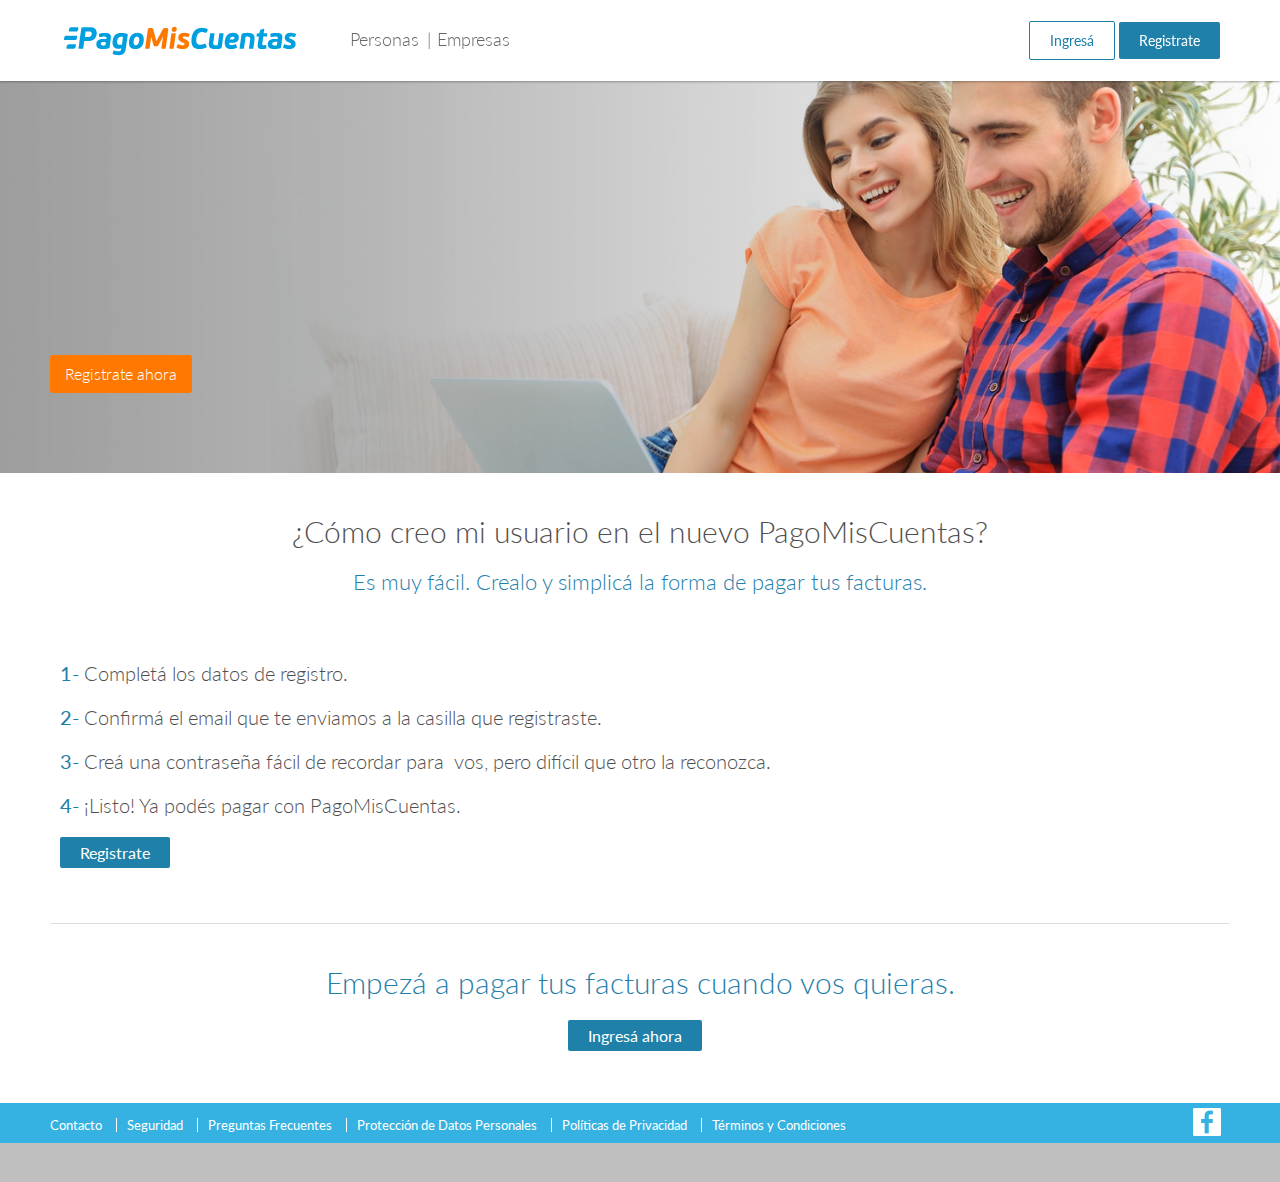
<file: pagomiscuentas.com/como-me-registro.html>
<!DOCTYPE html>
<!--[if IEMobile 7]><html class="no-js ie iem7" lang="es" dir="ltr"><![endif]-->
<!--[if lte IE 6]><html class="no-js ie lt-ie9 lt-ie8 lt-ie7" lang="es" dir="ltr"><![endif]-->
<!--[if (IE 7)&(!IEMobile)]><html class="no-js ie lt-ie9 lt-ie8" lang="es" dir="ltr"><![endif]-->
<!--[if IE 8]><html class="no-js ie lt-ie9" lang="es" dir="ltr"><![endif]-->
<!--[if (gte IE 9)|(gt IEMobile 7)]><html class="no-js ie" lang="es" dir="ltr"><![endif]-->
<!--[if !IE]><!--><html class="no-js" lang="es" dir="ltr"><!--<![endif]-->


<!-- Mirrored from pagomiscuentas.com/como-me-registro by HTTrack Website Copier/3.x [XR&CO'2014], Mon, 29 Apr 2024 20:27:21 GMT -->
<head>
  <meta charset="utf-8" />
<meta name="HandheldFriendly" content="true" />
<link rel="profile" href="http://www.w3.org/1999/xhtml/vocab" />
<meta name="MobileOptimized" content="width" />
<link rel="apple-touch-icon-precomposed" href="sites/all/themes/omega/omega/apple-touch-icon-precomposed-114x114.png" sizes="114x114" />
<link rel="apple-touch-icon-precomposed" href="sites/all/themes/omega/omega/apple-touch-icon-precomposed-72x72.png" sizes="72x72" />
<link rel="apple-touch-icon-precomposed" href="sites/all/themes/omega/omega/apple-touch-icon-precomposed-144x144.png" sizes="144x144" />
<meta http-equiv="cleartype" content="on" />
<link rel="shortcut icon" href="sites/all/themes/pmcbotondepagopublico_theme/favicon.ico" type="image/vnd.microsoft.icon" />
<link rel="canonical" href="como-me-registro.html" />
<meta name="generator" content="Drupal 7 (http://drupal.org)" />
<meta property="og:title" content="Cómo me registro" />
<link rel="apple-touch-icon-precomposed" href="sites/all/themes/omega/omega/apple-touch-icon-precomposed.png" />
<link rel="shortlink" href="como-me-registro.html" />
<meta property="og:url" content="/como-me-registro" />
<meta property="og:site_name" content="PagoMisCuentas" />
<meta property="og:type" content="article" />
<meta name="viewport" content="width=device-width, initial-scale=1.0, minimum-scale=1.0, maximum-scale=1.0" />
<meta name="facebook-domain-verification" content="dxazxmea7j7cyclfkmmndx4dgd4wfl" />
  <title>Cómo me registro | PagoMisCuentas</title>
  <link type="text/css" rel="stylesheet" href="sites/pagomiscuentas.com/files/css/css_RN2ZdZZi8gHeW4RtJDgmx3nRFr8grqMafJQ5pBL8Ksw.css" media="all" />
<link type="text/css" rel="stylesheet" href="sites/pagomiscuentas.com/files/css/css_-QhTcndILuxetxBt0TWXRFq3XZhH9E4muBUFRbRg6lg.css" media="all" />
<link type="text/css" rel="stylesheet" href="sites/pagomiscuentas.com/files/css/css_TMOlRB2AgoHOempwBPQSTKK-BUbo7GlSFFyXfX8oHvI.css" media="all" />
<link type="text/css" rel="stylesheet" href="sites/pagomiscuentas.com/files/css/css_eBbQi-howkqd-ccIQVRJDGqZmAsqEv6_rmog00mWNCA.css" media="all and (max-width:767px)" />

<!--[if (gt IE 8) | (IEMobile)]><!-->
<link type="text/css" rel="stylesheet" href="sites/pagomiscuentas.com/files/css/css_hVdA6WkZHXbii8mygodppwc0O9gzTt5buwdHO2uefDo.css" media="all" />
<!--<![endif]-->

<!--[if (IE 7) | (IE 8)]>
<link type="text/css" rel="stylesheet" href="/sites/pagomiscuentas.com/files/css/css_-i5aAJTwo8T8dO--pn27k6ltzzRoOIsJ6cmD_payS_M.css" media="all" />
<![endif]-->
<link type="text/css" rel="stylesheet" href="http://fonts.googleapis.com/css?family=Lato:100,300,400,700" media="all" />
  
  <!-- Google Tag Manager -->
  <script>(function(w,d,s,l,i){w[l]=w[l]||[];w[l].push({'gtm.start':
  new Date().getTime(),event:'gtm.js'});var f=d.getElementsByTagName(s)[0],
  j=d.createElement(s),dl=l!='dataLayer'?'&l='+l:'';j.async=true;j.src=
  '../www.googletagmanager.com/gtm5445.html?id='+i+dl;f.parentNode.insertBefore(j,f);
  })(window,document,'script','dataLayer','GTM-WMJTWVL');</script>
  <!-- End Google Tag Manager -->
</head>
<body class="html not-front not-logged-in page-node page-node- page-node-67 node-type-basic-page full loading no-animation section-como-me-registro"  class="html not-front not-logged-in page-node page-node- page-node-67 node-type-basic-page full loading no-animation section-como-me-registro">
  <!-- Google Tag Manager (noscript) -->
  <noscript><iframe src="https://www.googletagmanager.com/ns.html?id=GTM-WMJTWVL"
  height="0" width="0" style="display:none;visibility:hidden"></iframe></noscript>
  <!-- End Google Tag Manager (noscript) -->
  <div id="skip-link">
    <a href="#main-content" class="element-invisible element-focusable">Pasar al contenido principal</a>
  </div>
    <div id="feature_prisma_layouts_base">
	<header id="feature_prisma_layouts_base_header" class="clearfix">
		<div class="grid-container">
			<div class="grid-100 tablet-grid-100 mobile-grid-100 grid-parent">
				<div class="grid-25 tablet-grid-25 mobile-grid-80"><div class="panels-style-custom clearfix " data-animation="">
  	<div class="panels-style-custom clearfix " data-animation="">
  	<div class="panel-pane pane-fieldable-panels-pane pane-uuid-b81af1cf-6188-4560-96a0-3bafefadebd4 pane-bundle-logo">
            <a href="index.html" title=""><img alt="" title="" src="sites/all/themes/pmcbotondepagopublico_theme/logo.png" /></a>    </div>
</div></div></div>
				<div class="grid-35 tablet-grid-35 mobile-grid-20"><div class="panels-style-custom clearfix " data-animation="">
  	<div class="panel-pane pane-fieldable-panels-pane pane-vuuid-45220985-43e0-4a69-9e32-c68914d79778 pane-bundle-menu">
            <div id="main-menu" class="menu-mobile-sidebar menu-display-horizontal">
	<div id="main-menu-top">
		<a href="#main-menu-nav" id="main-menu-nav-open-btn" class="nav-btn">menu</a>	</div>
	<div id="main-menu-nav" class="menu-navigation ">
		<ul class="menu"><li class="first expanded"><a href="como-ingreso.html">Personas</a><ul class="menu"><li class="first leaf"><a href="como-ingreso.html">Cómo ingreso</a></li>
<li class="leaf"><a href="como-me-registro.html" class="active">Cómo me registro</a></li>
<li class="leaf"><a href="como-pago.html">Cómo pago</a></li>
<li class="last leaf"><a href="que-puedo-pagar.html">Qué puedo pagar</a></li>
</ul></li>
<li class="last leaf"><a href="https://pmcempresas.pagomiscuentas.com.ar/" target="_blank">Empresas</a></li>
</ul>	</div>
</div>
    </div>
</div></div>
				<div class="grid-40 tablet-grid-40 mobile-grid-100 sidebar-menu"><div class="panels-style-custom clearfix " data-animation="">
  	<div class="panel-pane pane-fieldable-panels-pane pane-vuuid-dbccd924-1160-4baf-8635-6b96175929e9 pane-bundle-custom-content">
            <div id="custom_content_512" class="custom-content-top clearfix">
    
	<div class="clearfix custom-content-image"></div>
	<div class="clearfix">
		
	</div>
	<div class="clearfix"><p style="text-align: right;">

<a class="boton-azul-border" href="https://paysrv3.pagomiscuentas.com/pmctas/home.do" target="_blank" onclick="dataLayer.push({'event': 'trackEvent', 'eventCategory': 'Login', 'eventAction': 'clic', 'eventLabel': 'Menu Superior-Sitio publico'});">Ingresá</a>

 <a class="boton-azul" href="https://paysrv3.pagomiscuentas.com/pmctas/new.do" target="_blank" onclick="dataLayer.push({'event': 'trackEvent', 'eventCategory': 'Registrate', 'eventAction': 'clic', 'eventLabel': 'Menu Superior-Sitio publico'});">Registrate</a>

</p></div></div>
    </div>
</div></div>
			</div>
		</div>
	</header>
	<main id="feature_prisma_layouts_base_content" class="clearfix">
		<div class="panels-style-custom clearfix " data-animation="">
  	<div class="panels-style-custom clearfix " data-animation="">
  	<div class="panel-pane pane-page-content">
            <div id="feature_prisma_layouts_content">
  <div id="feature_prisma_layouts_content_middle" class="clearfix">
    <div class="row_region clearfix relative">
      <div class="panel-pane pane-fieldable-panels-pane pane-vuuid-843453a0-3126-4475-8f42-26efedbc42cd pane-bundle-slide">
            <div id="flexslider_489" class="flexslider flexslider_489">
  <ul class="slides">
          <li class="slide btn-naranja">
        
          <a href = "https://paysrv3.pagomiscuentas.com/pmctas/new.do" onclick="dataLayer.push({'event': 'trackEvent', 'eventCategory': 'Registrate', 'eventAction': 'clic', 'eventLabel': 'Banner-Sitio publico'});">          <img class="hide-on-mobile" src="sites/pagomiscuentas.com/files/styles/slider/public/dest-registro0f40.jpg?itok=HOoJpT9b" width="1500" height="460" alt="" />          <img class="hide-on-tablet hide-on-desktop" src="sites/pagomiscuentas.com/files/styles/slider_mobile/public/mobile_0c859.jpg?itok=V_h5qblg" width="768" height="768" alt="" />          <div class = "grid-container center-wrapper">
            <div class="caption">
              <div class="title-wrapper">
                <h2 class="title "><p>Simplificá tu vida</p>
</h2>
                <div class="description hide-on-mobile"><p>Pagá tus impuestos y servicios <br />solo con usuario y contraseña</p>
</div>
                <div class=""><span class="btn btn-small">Registrate ahora</span></div>
              </div>
            </div>
          </div>
          </a>
              </li>
      </ul>
</div>
    </div>
    </div>
    <div class="row_region clearfix bg-color-gray relative">
      <div class="grid-container">
        <div class="grid-100 tablet-grid-100 mobile-grid-100"></div>
      </div>
    </div>
    <div class="row_region clearfix relative">
      <div class="grid-container">
        <div class="grid-100 tablet-grid-100 mobile-grid-100"><div class="panels-style-custom clearfix title-align-left padding-top margin-bottom 0   text-m  " data-animation="">
  	<div class="panel-pane pane-fieldable-panels-pane pane-vuuid-ca0fd72c-4aa0-452d-9aa7-aac0e9a461db pane-bundle-custom-content">
            <div id="custom_content_490" class="custom-content-top clearfix">
    
	<div class="clearfix custom-content-image"></div>
	<div class="clearfix">
		
	</div>
	<div class="clearfix"><div style="text-align:center"><span style="font-size:30px">¿Cómo creo mi usuario en el nuevo PagoMisCuentas?</span></div>
<div style="text-align:center"> </div>
<div style="text-align:center"><span style="font-size:22px"><span class="texto-rosa">Es muy fácil. Crealo y simplicá la forma de pagar tus facturas.</span></span></div>
</div></div>
    </div>
</div></div>
      </div>
    </div>
    <div class="row_region clearfix relative">
      <div class="grid-container">
        <div class="grid-100 tablet-grid-100 mobile-grid-100 grid-parent">
          <div class="grid-60 tablet-grid-60 mobile-grid-100"></div>
          <div class="grid-40 tablet-grid-40 mobile-grid-100"></div>
        </div>
      </div>
    </div>
    <div class="row_region clearfix bg-color-gray relative">
      <div class="grid-container">
        <div class="grid-100 tablet-grid-100 mobile-grid-100"></div>
      </div>
    </div>
    <div class="row_region clearfix relative">
      <div class="grid-container">
        <div class="grid-100 tablet-grid-100 mobile-grid-100"><div class="panels-style-custom clearfix title-align-left padding-top 0   text-m  " data-animation="">
  	<div class="panel-pane pane-fieldable-panels-pane pane-vuuid-3d148224-9aa8-4d1a-9068-a882a9ce4c16 pane-bundle-dynamic-columns">
            <div id="dynamic_columns_491" class="feature_prisma_widgets dynamic_columns">
      <div class="grid-100 tablet-grid-100 mobile-grid-100 col-xs-12 col-sm-12 col-md-12 col-lg-12 margin-bottom">
    <p><span style="font-size:20px"><strong><span class="texto-rosa">1-</span></strong> Completá los datos de registro.</span></p>
<p><span style="font-size:20px"><strong><span class="texto-rosa">2-</span></strong> Confirmá el email que te enviamos a la casilla que registraste.</span></p>
<p><span style="font-size:20px"><strong><span class="texto-rosa">3-</span></strong> Creá una contraseña fácil de recordar para  vos, pero difícil que otro la reconozca.</span></p>
<p><strong style="font-size:20px"><span class="texto-rosa">4-</span></strong><span style="font-size:20px"> ¡Listo! Ya podés pagar con PagoMisCuentas.</span></p>
<p><a class="boton-azul" href="https://paysrv3.pagomiscuentas.com/pmctas/new.do">Registrate</a></p>
  </div>
    <div class="clearfix"></div>
  </div>    </div>
</div></div>
      </div>
    </div>
    <div class="row_region clearfix bg-color-gray relative">
      <div class="grid-container">
        <div class="grid-100 tablet-grid-100 mobile-grid-100"></div>
      </div>
    </div>
    <div class="row_region clearfix relative">
      <div class="grid-container">
        <div class="grid-100 tablet-grid-100 mobile-grid-100 grid-parent">
          <div class="grid-33 tablet-grid-33 mobile-grid-100"></div>
          <div class="grid-33 tablet-grid-33 mobile-grid-100"></div>
          <div class="grid-33 tablet-grid-33 mobile-grid-100"></div>
        </div>
      </div>
    </div>
    <div class="row_region clearfix relative">
      <div class="grid-container">
        <div class="grid-100 tablet-grid-100 mobile-grid-100"></div>
      </div>
    </div>
    <div class="row_region clearfix relative">
      <div class="grid-container">
        <div class="grid-100 tablet-grid-100 mobile-grid-100 grid-parent">
          <div class="grid-60 suffix-5 tablet-grid-60 tablet-suffix-5 mobile-grid-100"></div>
          <div class="grid-35 tablet-grid-35 mobile-grid-100"></div>
      </div>
    </div>
  </div>
  <div class="row_region clearfix relative">
    <div class="grid-container">
      <div class="grid-100 tablet-grid-100 mobile-grid-100"><div class="panels-style-custom clearfix title-align-left border-top padding-top margin-bottom 0   text-m  " data-animation="">
  	<div class="panel-pane pane-fieldable-panels-pane pane-vuuid-09df2ad0-2978-4da3-b9f6-d6e7e2dc23d1 pane-bundle-custom-content">
            <div id="custom_content_493" class="custom-content-top clearfix">
    
	<div class="clearfix custom-content-image"></div>
	<div class="clearfix">
		
	</div>
	<div class="clearfix"><p style="text-align:center"><span class="texto-azul"><span style="font-size:30px">Empezá a pagar tus facturas cuando vos quieras.</span></span></p>
<p style="text-align:center"><a class="boton-azul" href="https://paysrv3.pagomiscuentas.com/pmctas/home.do">Ingresá ahora</a></p>
</div></div>
    </div>
</div></div>
    </div>
  </div>
  <div class="row_region clearfix relative">
    <div class="grid-container">
      <div class="grid-100 tablet-grid-100 mobile-grid-100 grid-parent">
        <div class="grid-25 tablet-grid-25 mobile-grid-100"></div>
        <div class="grid-25 tablet-grid-25 mobile-grid-100"></div>
        <div class="grid-25 tablet-grid-25 mobile-grid-100"></div>
        <div class="grid-25 tablet-grid-25 mobile-grid-100"></div>
      </div>
    </div>
  </div>
  <div class="row_region clearfix relative">
    <div class="grid-container">
      <div class="grid-100 tablet-grid-100 mobile-grid-100"></div>
    </div>
  </div>
  <div class="row_region clearfix bg-color-gray relative">
    <div class="grid-container">
      <div class="grid-100 tablet-grid-100 mobile-grid-100"></div>
    </div>
  </div>
  <div class="row_region clearfix relative">
    <div class="grid-container">
      <div class="grid-100 tablet-grid-100 mobile-grid-100 grid-parent">
        <div class="grid-75 tablet-grid-75 mobile-grid-100"></div>
        <div class="grid-25 tablet-grid-25 mobile-grid-100"></div>
      </div>
    </div>
  </div>
  <div class="row_region clearfix relative">
    <div class="grid-container">
      <div class="grid-100 tablet-grid-100 mobile-grid-100 grid-parent">
        <div class="grid-25 tablet-grid-25 mobile-grid-100"></div>
        <div class="grid-75 tablet-grid-75 mobile-grid-100"></div>
      </div>
    </div>
  </div>
  <div class="row_region clearfix relative">
    <div class="grid-container">
      <div class="grid-100 tablet-grid-100 mobile-grid-100"></div>
    </div>
  </div>
  <div class="row_region clearfix bg-color-gray relative">
    <div class="grid-container">
      <div class="grid-100 tablet-grid-100 mobile-grid-100"></div>
    </div>
  </div>
  <div class="row_region clearfix relative">
    <div class="grid-container">
      <div class="grid-100 tablet-grid-100 mobile-grid-100 grid-parent">
        <div class="grid-50 tablet-grid-50 mobile-grid-100"></div>
        <div class="grid-50 tablet-grid-50 mobile-grid-100"></div>
      </div>
    </div>
  </div>
  <div class="row_region clearfix relative">
    <div class=""></div>
  </div>
  <div class="row_region clearfix relative">
    <div class="grid-container">
      <div class="grid-100 tablet-grid-100 mobile-grid-100"></div>
    </div>
  </div>
</div>
    </div>
</div></div>	</main>
	<footer id="feature_prisma_layouts_base_footer" class="clearfix">
		<div class="bg-color-blue">
			<div class="grid-container">
				<div class="grid-70 tablet-grid-70 mobile-grid-100"><div class="panels-style-custom clearfix " data-animation="">
  	<div class="panel-pane pane-fieldable-panels-pane pane-uuid-a77c423e-2f10-4eec-b4c9-b731f688fcd2 pane-bundle-menu">
            <div id="menu-footer" class="simple-menu menu-display-horizontal">
	<div class=" ">
		<ul class="menu"><li class="first leaf"><a href="contacto.html">Contacto</a></li>
<li class="leaf"><a href="seguridad.html">Seguridad</a></li>
<li class="leaf"><a href="preguntas-frecuentes.html">Preguntas Frecuentes</a></li>
<li class="leaf"><a href="proteccion-de-datos-personales.html">Protección de Datos Personales</a></li>
<li class="leaf"><a href="politica-de-privacidad.html">Políticas de Privacidad</a></li>
<li class="last leaf"><a href="terminos-y-condiciones.html">Términos y Condiciones</a></li>
</ul>	</div>
</div>
    </div>
</div></div>
				<div class="grid-30 tablet-grid-30 mobile-grid-100 text-right"><div class="panels-style-custom clearfix " data-animation="">
  	<div class="panel-pane pane-fieldable-panels-pane pane-vuuid-00c68e79-8e54-4c9c-a8b5-236a3bbbe941 pane-bundle-custom-content">
            <div id="custom_content_549" class="custom-content-top clearfix">
    
	<div class="clearfix custom-content-image"></div>
	<div class="clearfix">
		
	</div>
	<div class="clearfix"><p style="text-align:center"><a href="https://www.facebook.com/Pagomiscuentas/"><img alt="Facebook" title="Facebook" style="float: right;" class="media-element file-default" src="sites/pagomiscuentas.com/files/ico-facebook_1.png" /></a></p>
</div></div>
    </div>
</div></div>
			</div>
		</div>
		<div class="bg-color-gray">
			<div class="grid-container">
				<div class="grid-100 tablet-grid-100 mobile-gid-100">&nbsp;</div>
			</div>
		</div>
	</footer>
</div>
  
  <script src="sites/pagomiscuentas.com/files/js/js_HU3O34Uz7w6t9qYpjR1nhXS0scnRWS6Qxo_0pLvyshA.js"></script>
<script src="sites/pagomiscuentas.com/files/js/js_K-AYFej_QF3xaRnWojaY73euIS2XCoMgwHgRucT6zBg.js"></script>
<script src="sites/pagomiscuentas.com/files/js/js_gmFl5Ch-Vh69l04iVicVASgPyzgZzJPDWC166tWF79M.js"></script>
<script>document.createElement('video');document.createElement('audio');document.createElement('track');</script>
<script src="sites/pagomiscuentas.com/files/js/js_uOuGwfICRzoV947-UovF8bVUnZ3nX4WpwpXJtaWPXD4.js"></script>
<script src="sites/pagomiscuentas.com/files/js/js_5dXe3g3tQRbfmiXa9z_E5HtPO1jkUdmepD7l0GFMxiU.js"></script>

<!--[if lt IE 9]>
<script src="/sites/pagomiscuentas.com/files/js/js_vGcLgcSz3rG85SrDhigCK_C10Ho69ukBjhD03yeVrO0.js"></script>
<![endif]-->
<script>jQuery.extend(Drupal.settings, {"basePath":"\/","pathPrefix":"","CToolsModal":{"modalSize":{"type":"scale","width":".9","height":".9","addWidth":0,"addHeight":0,"contentRight":25,"contentBottom":75},"modalOptions":{"opacity":".55","background-color":"#FFF"},"animationSpeed":"fast","modalTheme":"CToolsModalDialog","throbberTheme":"CToolsModalThrobber"}});</script>
  <script src="sites/pagomiscuentas.com/files/js/js_gPr-gBE1yJBgEm04SQRKxeSjPo3b-hb43sZe2Agns-I.js"></script>
<script>
	(function($) { 
		Drupal.behaviors.mybehavior_flexslider_flexslider_489 = {
      attach: function (context, settings) {
				$('.flexslider.flexslider_489', context).once('mybehavior_flexslider_flexslider_489', function () {
					$(this).flexslider({
						slideshow: true,
						pauseOnAction: false,
						pauseOnHover: false,
						directionNav: true,
						controlNav: false,
						animation: 'fade',
						direction: 'horizontal',
				    animationLoop: true,
				    randomize: false,
				    slideshowSpeed: 5000,
				    animationSpeed: 500,
				    initDelay: 0,
				    itemMargin: 0,
				    itemWidth: 0,
				    minItems: 0,
				    maxItems: 0,
				    move: 0,
				    touch: true,
						start: function( slider ) {
							mySlider = slider;
							jQuery('body').removeClass( 'loading' );

							$( slider.slides.eq(slider.currentSlide)[0] ).find( '.title' ).addClass( 'animated fadeInLeft' );
							$( slider.slides.eq(slider.currentSlide)[0] ).find( '.description' ).addClass( 'animated fadeInRight' );
							$( slider.slides.eq(slider.currentSlide)[0] ).find( 'span.btn.btn-small' ).addClass( 'animated fadeIn' );

						},
						after: function( slider ) {
							if (slider.slides.eq(slider.currentSlide).find('video').length !== 0) {
					      var player = videojs( slider.slides.eq(slider.currentSlide).find('video').attr('id') );
					      if ( !player.paused() ) {
					      	mySlider.flexslider('stop');
					      }
					      player.on('click', function(){
					      	if ( !player.paused() ) {
						      	mySlider.flexslider('stop');
						      }
					      });
								player.on('ended', function(){
					      	mySlider.flexslider('play');
					      });
					    }

					    $( slider.slides.eq(slider.currentSlide)[0] ).find( '.title' ).removeClass( 'animated fadeOutLeft' );
							$( slider.slides.eq(slider.currentSlide)[0] ).find( '.description' ).removeClass( 'animated fadeOutRight' );
							$( slider.slides.eq(slider.currentSlide)[0] ).find( 'span.btn.btn-small' ).removeClass( 'animated fadeOut' );

					    $( slider.slides.eq(slider.currentSlide)[0] ).find( '.title' ).addClass( 'animated fadeInLeft' );
							$( slider.slides.eq(slider.currentSlide)[0] ).find( '.description' ).addClass( 'animated fadeInRight' );
							$( slider.slides.eq(slider.currentSlide)[0] ).find( 'span.btn.btn-small' ).addClass( 'animated fadeIn' );
						},
						before: function( slider ) {
							if (slider.slides.eq(slider.currentSlide).find('video').length !== 0) {
					      var player_slide = videojs( slider.slides.eq(slider.currentSlide).find('video').attr('id') );
					      if ( !player_slide.paused() ) {
					      	player_slide.pause();
					      }
					    }

					    $( slider.slides.eq(slider.currentSlide)[0] ).find( '.title' ).removeClass( 'animated fadeInLeft' );
							$( slider.slides.eq(slider.currentSlide)[0] ).find( '.description' ).removeClass( 'animated fadeInRight' );
							$( slider.slides.eq(slider.currentSlide)[0] ).find( 'span.btn.btn-small' ).removeClass( 'animated fadeIn' );

					    $( slider.slides.eq(slider.currentSlide)[0] ).find( '.title' ).addClass( 'animated fadeOutLeft' );
							$( slider.slides.eq(slider.currentSlide)[0] ).find( '.description' ).addClass( 'animated fadeOutRight' );
							$( slider.slides.eq(slider.currentSlide)[0] ).find( 'span.btn.btn-small' ).addClass( 'animated fadeOut' );
						}
					});
				});
			}
		};
	})(jQuery);</script>
<script src="sites/pagomiscuentas.com/files/js/js_dokpMdKUXSVQ8N-A5-DOnjC8dt7XXwxDtgnVkBeBlBQ.js"></script>

</body>

<!-- Mirrored from pagomiscuentas.com/como-me-registro by HTTrack Website Copier/3.x [XR&CO'2014], Mon, 29 Apr 2024 20:27:24 GMT -->
</html>
<!-- Page cached by Boost @ 2023-07-28 22:00:05, expires @ 2023-07-28 22:01:05, lifetime 1 min -->
</file>
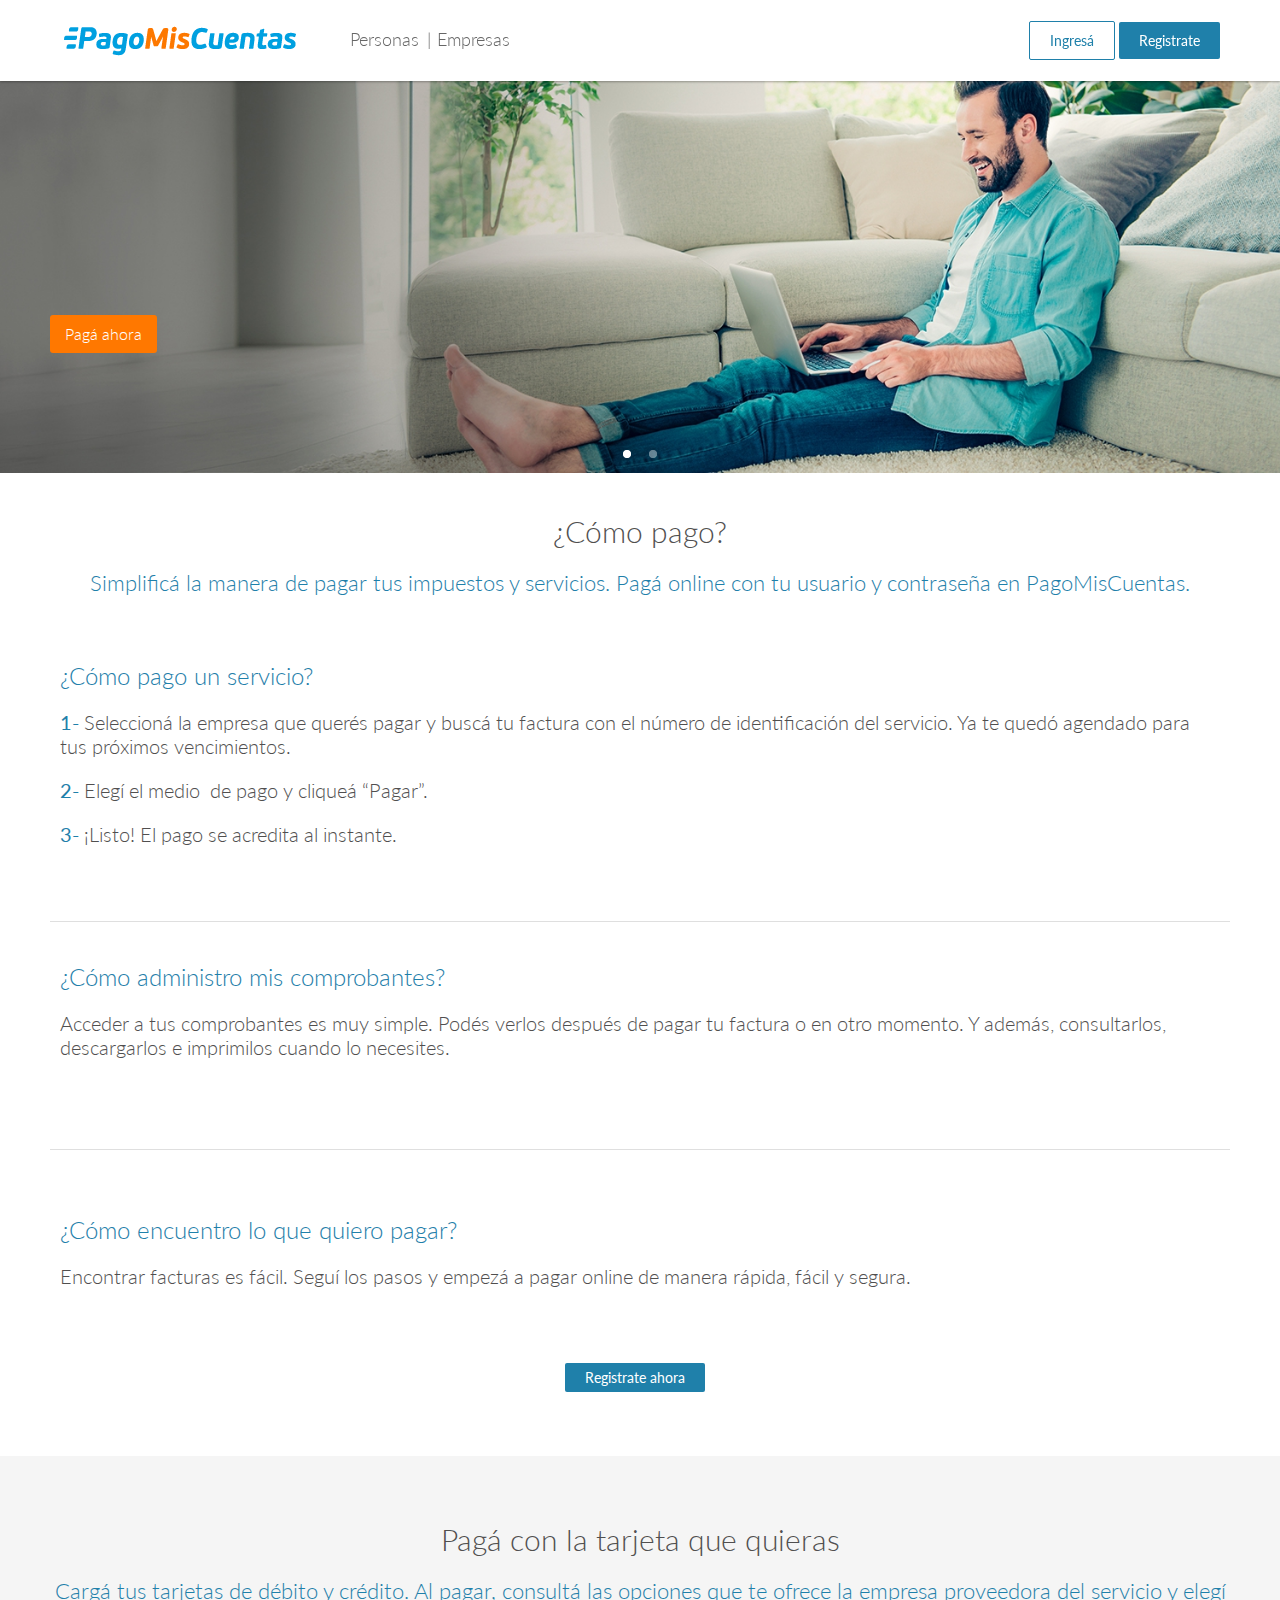
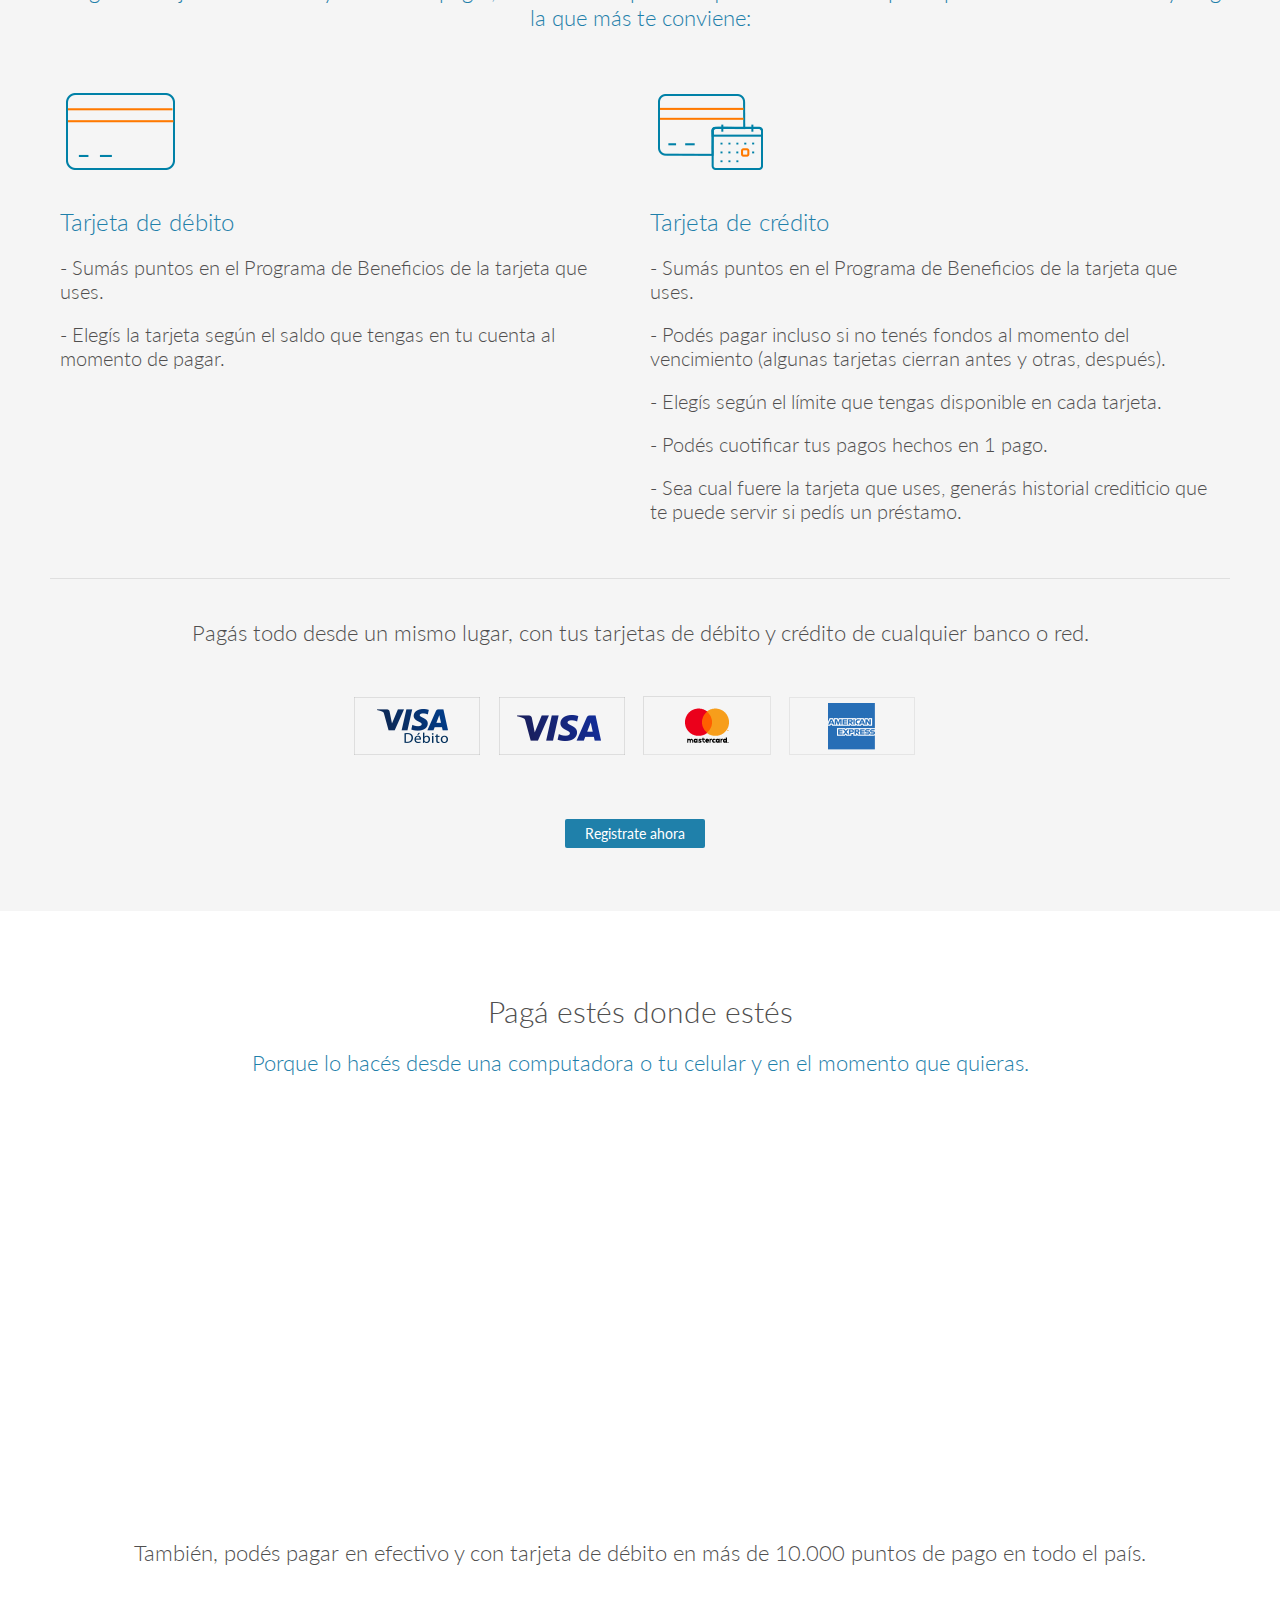
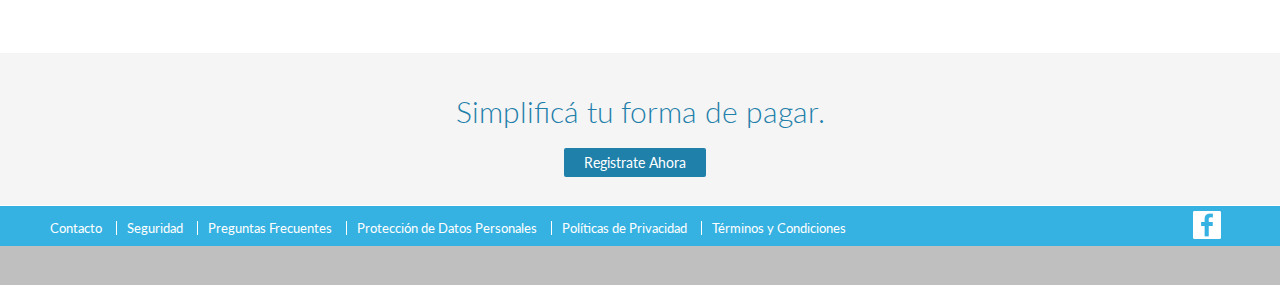
<file: pagomiscuentas.com/como-pago.html>
<!DOCTYPE html>
<!--[if IEMobile 7]><html class="no-js ie iem7" lang="es" dir="ltr"><![endif]-->
<!--[if lte IE 6]><html class="no-js ie lt-ie9 lt-ie8 lt-ie7" lang="es" dir="ltr"><![endif]-->
<!--[if (IE 7)&(!IEMobile)]><html class="no-js ie lt-ie9 lt-ie8" lang="es" dir="ltr"><![endif]-->
<!--[if IE 8]><html class="no-js ie lt-ie9" lang="es" dir="ltr"><![endif]-->
<!--[if (gte IE 9)|(gt IEMobile 7)]><html class="no-js ie" lang="es" dir="ltr"><![endif]-->
<!--[if !IE]><!--><html class="no-js" lang="es" dir="ltr"><!--<![endif]-->


<!-- Mirrored from pagomiscuentas.com/como-pago by HTTrack Website Copier/3.x [XR&CO'2014], Mon, 29 Apr 2024 20:27:24 GMT -->
<head>
  <meta charset="utf-8" />
<meta name="HandheldFriendly" content="true" />
<link rel="profile" href="http://www.w3.org/1999/xhtml/vocab" />
<meta name="MobileOptimized" content="width" />
<link rel="apple-touch-icon-precomposed" href="sites/all/themes/omega/omega/apple-touch-icon-precomposed-114x114.png" sizes="114x114" />
<link rel="apple-touch-icon-precomposed" href="sites/all/themes/omega/omega/apple-touch-icon-precomposed-72x72.png" sizes="72x72" />
<link rel="apple-touch-icon-precomposed" href="sites/all/themes/omega/omega/apple-touch-icon-precomposed-144x144.png" sizes="144x144" />
<meta http-equiv="cleartype" content="on" />
<link rel="shortcut icon" href="sites/all/themes/pmcbotondepagopublico_theme/favicon.ico" type="image/vnd.microsoft.icon" />
<link rel="canonical" href="como-pago.html" />
<meta name="generator" content="Drupal 7 (http://drupal.org)" />
<meta property="og:title" content="Cómo pago" />
<link rel="apple-touch-icon-precomposed" href="sites/all/themes/omega/omega/apple-touch-icon-precomposed.png" />
<link rel="shortlink" href="como-pago.html" />
<meta property="og:url" content="/como-pago" />
<meta property="og:site_name" content="PagoMisCuentas" />
<meta property="og:type" content="article" />
<meta name="viewport" content="width=device-width, initial-scale=1.0, minimum-scale=1.0, maximum-scale=1.0" />
<meta name="facebook-domain-verification" content="dxazxmea7j7cyclfkmmndx4dgd4wfl" />
  <title>Cómo pago | PagoMisCuentas</title>
  <link type="text/css" rel="stylesheet" href="sites/pagomiscuentas.com/files/css/css_RN2ZdZZi8gHeW4RtJDgmx3nRFr8grqMafJQ5pBL8Ksw.css" media="all" />
<link type="text/css" rel="stylesheet" href="sites/pagomiscuentas.com/files/css/css_-QhTcndILuxetxBt0TWXRFq3XZhH9E4muBUFRbRg6lg.css" media="all" />
<link type="text/css" rel="stylesheet" href="sites/pagomiscuentas.com/files/css/css_TMOlRB2AgoHOempwBPQSTKK-BUbo7GlSFFyXfX8oHvI.css" media="all" />
<link type="text/css" rel="stylesheet" href="sites/pagomiscuentas.com/files/css/css_eBbQi-howkqd-ccIQVRJDGqZmAsqEv6_rmog00mWNCA.css" media="all and (max-width:767px)" />

<!--[if (gt IE 8) | (IEMobile)]><!-->
<link type="text/css" rel="stylesheet" href="sites/pagomiscuentas.com/files/css/css_hVdA6WkZHXbii8mygodppwc0O9gzTt5buwdHO2uefDo.css" media="all" />
<!--<![endif]-->

<!--[if (IE 7) | (IE 8)]>
<link type="text/css" rel="stylesheet" href="/sites/pagomiscuentas.com/files/css/css_-i5aAJTwo8T8dO--pn27k6ltzzRoOIsJ6cmD_payS_M.css" media="all" />
<![endif]-->
<link type="text/css" rel="stylesheet" href="http://fonts.googleapis.com/css?family=Lato:100,300,400,700" media="all" />
  
  <!-- Google Tag Manager -->
  <script>(function(w,d,s,l,i){w[l]=w[l]||[];w[l].push({'gtm.start':
  new Date().getTime(),event:'gtm.js'});var f=d.getElementsByTagName(s)[0],
  j=d.createElement(s),dl=l!='dataLayer'?'&l='+l:'';j.async=true;j.src=
  '../www.googletagmanager.com/gtm5445.html?id='+i+dl;f.parentNode.insertBefore(j,f);
  })(window,document,'script','dataLayer','GTM-WMJTWVL');</script>
  <!-- End Google Tag Manager -->
</head>
<body class="html not-front not-logged-in page-node page-node- page-node-53 node-type-basic-page full loading no-animation section-como-pago"  class="html not-front not-logged-in page-node page-node- page-node-53 node-type-basic-page full loading no-animation section-como-pago">
  <!-- Google Tag Manager (noscript) -->
  <noscript><iframe src="https://www.googletagmanager.com/ns.html?id=GTM-WMJTWVL"
  height="0" width="0" style="display:none;visibility:hidden"></iframe></noscript>
  <!-- End Google Tag Manager (noscript) -->
  <div id="skip-link">
    <a href="#main-content" class="element-invisible element-focusable">Pasar al contenido principal</a>
  </div>
    <div id="feature_prisma_layouts_base">
	<header id="feature_prisma_layouts_base_header" class="clearfix">
		<div class="grid-container">
			<div class="grid-100 tablet-grid-100 mobile-grid-100 grid-parent">
				<div class="grid-25 tablet-grid-25 mobile-grid-80"><div class="panels-style-custom clearfix " data-animation="">
  	<div class="panels-style-custom clearfix " data-animation="">
  	<div class="panel-pane pane-fieldable-panels-pane pane-uuid-b81af1cf-6188-4560-96a0-3bafefadebd4 pane-bundle-logo">
            <a href="index.html" title=""><img alt="" title="" src="sites/all/themes/pmcbotondepagopublico_theme/logo.png" /></a>    </div>
</div></div></div>
				<div class="grid-35 tablet-grid-35 mobile-grid-20"><div class="panels-style-custom clearfix " data-animation="">
  	<div class="panel-pane pane-fieldable-panels-pane pane-vuuid-45220985-43e0-4a69-9e32-c68914d79778 pane-bundle-menu">
            <div id="main-menu" class="menu-mobile-sidebar menu-display-horizontal">
	<div id="main-menu-top">
		<a href="#main-menu-nav" id="main-menu-nav-open-btn" class="nav-btn">menu</a>	</div>
	<div id="main-menu-nav" class="menu-navigation ">
		<ul class="menu"><li class="first expanded"><a href="como-ingreso.html">Personas</a><ul class="menu"><li class="first leaf"><a href="como-ingreso.html">Cómo ingreso</a></li>
<li class="leaf"><a href="como-me-registro.html">Cómo me registro</a></li>
<li class="leaf"><a href="como-pago.html" class="active">Cómo pago</a></li>
<li class="last leaf"><a href="que-puedo-pagar.html">Qué puedo pagar</a></li>
</ul></li>
<li class="last leaf"><a href="https://pmcempresas.pagomiscuentas.com.ar/" target="_blank">Empresas</a></li>
</ul>	</div>
</div>
    </div>
</div></div>
				<div class="grid-40 tablet-grid-40 mobile-grid-100 sidebar-menu"><div class="panels-style-custom clearfix " data-animation="">
  	<div class="panel-pane pane-fieldable-panels-pane pane-vuuid-dbccd924-1160-4baf-8635-6b96175929e9 pane-bundle-custom-content">
            <div id="custom_content_512" class="custom-content-top clearfix">
    
	<div class="clearfix custom-content-image"></div>
	<div class="clearfix">
		
	</div>
	<div class="clearfix"><p style="text-align: right;">

<a class="boton-azul-border" href="https://paysrv3.pagomiscuentas.com/pmctas/home.do" target="_blank" onclick="dataLayer.push({'event': 'trackEvent', 'eventCategory': 'Login', 'eventAction': 'clic', 'eventLabel': 'Menu Superior-Sitio publico'});">Ingresá</a>

 <a class="boton-azul" href="https://paysrv3.pagomiscuentas.com/pmctas/new.do" target="_blank" onclick="dataLayer.push({'event': 'trackEvent', 'eventCategory': 'Registrate', 'eventAction': 'clic', 'eventLabel': 'Menu Superior-Sitio publico'});">Registrate</a>

</p></div></div>
    </div>
</div></div>
			</div>
		</div>
	</header>
	<main id="feature_prisma_layouts_base_content" class="clearfix">
		<div class="panels-style-custom clearfix " data-animation="">
  	<div class="panels-style-custom clearfix " data-animation="">
  	<div class="panel-pane pane-page-content">
            <div id="feature_prisma_layouts_content">
  <div id="feature_prisma_layouts_content_middle" class="clearfix">
    <div class="row_region clearfix relative">
      <div class="panel-pane pane-fieldable-panels-pane pane-vuuid-a056c638-3623-4b65-a4da-16a3deb57003 pane-bundle-slide">
            <div id="flexslider_282" class="flexslider flexslider_282">
  <ul class="slides">
          <li class="slide btn-naranja">
        
          <a href = "https://paysrv3.pagomiscuentas.com/pmctas/home.do" onclick="dataLayer.push({'event': 'trackEvent', 'eventCategory': 'Registrate', 'eventAction': 'clic', 'eventLabel': 'Banner-Sitio publico'});">          <img class="hide-on-mobile" src="sites/pagomiscuentas.com/files/styles/slider/public/dest-comopago13b75.jpg?itok=CtBzJGGa" width="1500" height="460" alt="" />          <img class="hide-on-tablet hide-on-desktop" src="sites/pagomiscuentas.com/files/styles/slider_mobile/public/dest-comopago1861e.jpg?itok=DajN9Wvp&amp;c=63922d26709e26f3be70457a7c44b70f" width="768" height="768" alt="" />          <div class = "grid-container center-wrapper">
            <div class="caption">
              <div class="title-wrapper">
                <h2 class="title "><p>Pagá online, las 24hs,<br />y con el medio de pago que quieras</p>
</h2>
                <div class="description "></div>
                <div class="hide-on-mobile"><span class="btn btn-small">Pagá ahora</span></div>
              </div>
            </div>
          </div>
          </a>
              </li>
          <li class="slide btn-naranja">
        
          <a href = "https://paysrv3.pagomiscuentas.com/pmctas/fastPayment.do#!#_ga=2.90646617.278835..." onclick="dataLayer.push({'event': 'trackEvent', 'eventCategory': 'Registrate', 'eventAction': 'clic', 'eventLabel': 'Banner-Sitio publico'});">          <img class="hide-on-mobile" src="sites/pagomiscuentas.com/files/styles/slider/public/paga-sin-registro-pagomiscuentas27b9.png?itok=xHc1YghE" width="1500" height="460" alt="" />          <img class="hide-on-tablet hide-on-desktop" src="sites/pagomiscuentas.com/files/styles/slider_mobile/public/paga-sin-registro-pagomiscuentas-mobile6ee7.png?itok=QY86OTsj" width="768" height="768" alt="" />          <div class = "grid-container center-wrapper">
            <div class="caption">
              <div class="title-wrapper">
                <h2 class="title "><p>Necesitás hacer un pago, estás apurado y no estás registrado…</p>
</h2>
                <div class="description "></div>
                <div class="hide-on-mobile"><span class="btn btn-small">Mirá más</span></div>
              </div>
            </div>
          </div>
          </a>
              </li>
      </ul>
</div>
    </div>
    </div>
    <div class="row_region clearfix bg-color-gray relative">
      <div class="grid-container">
        <div class="grid-100 tablet-grid-100 mobile-grid-100"></div>
      </div>
    </div>
    <div class="row_region clearfix relative">
      <div class="grid-container">
        <div class="grid-100 tablet-grid-100 mobile-grid-100"><div class="panels-style-custom clearfix title-align-left padding-top margin-bottom 0   text-m  " data-animation="">
  	<div class="panel-pane pane-fieldable-panels-pane pane-vuuid-4d786712-5f62-4281-acd1-9455ffc62f25 pane-bundle-custom-content">
            <div id="custom_content_408" class="custom-content-top clearfix">
    
	<div class="clearfix custom-content-image"></div>
	<div class="clearfix">
		
	</div>
	<div class="clearfix"><p style="text-align:center"><span style="font-size:30px"><span>¿Cómo pago?</span></span></p>
<div style="text-align:center"><span style="font-size:22px"><span class="texto-azul">Simplificá la manera de pagar tus impuestos y servicios. Pagá online con tu usuario y contraseña </span></span><span style="color:rgb(31, 128, 170); font-size:22px">en PagoMisCuentas.</span></div>
</div></div>
    </div>
</div><div class="panels-style-custom clearfix title-align-left padding-top 0   text-m  " data-animation="">
  	<div class="panel-pane pane-fieldable-panels-pane pane-vuuid-27d8a477-89f4-4d9e-a123-05e9cebbf654 pane-bundle-dynamic-columns">
            <div id="dynamic_columns_409" class="feature_prisma_widgets dynamic_columns">
      <div class="grid-100 tablet-grid-100 mobile-grid-100 col-xs-12 col-sm-12 col-md-12 col-lg-12 margin-bottom">
    <p><span class="texto-azul"><span style="font-size:24px"><span style="color:rgb(31, 128, 170)">¿</span>Cómo pago un servicio<span style="color:rgb(31, 128, 170)">?</span></span></span></p>
<p><span style="font-size:20px"><strong><span class="texto-rosa">1-</span></strong> Seleccioná la empresa que querés pagar y buscá tu factura con el número de identificación del servicio. Ya te quedó agendado para tus próximos vencimientos.</span></p>
<p><strong style="font-size:20px"><span class="texto-rosa">2-</span></strong><span style="font-size:20px"> Elegí el medio  de pago y cliqueá </span><span style="font-size:20px">“Pagar”</span><span style="font-size:20px">. </span></p>
<p><span style="font-size:20px"><strong><span class="texto-rosa">3-</span></strong> ¡Listo! El pago se acredita al instante.</span></p>
  </div>
    <div class="clearfix"></div>
  </div>    </div>
</div><div class="panels-style-custom clearfix title-align-left border-top border-bottom padding-top padding-bottom margin-top margin-bottom 0   text-m  " data-animation="">
  	<div class="panel-pane pane-fieldable-panels-pane pane-vuuid-bd0a7964-1174-4f02-ab7e-61e6c9252fc4 pane-bundle-dynamic-columns">
            <div id="dynamic_columns_548" class="feature_prisma_widgets dynamic_columns">
      <div class="grid-100 tablet-grid-100 mobile-grid-100 col-xs-12 col-sm-12 col-md-12 col-lg-12 margin-bottom">
    <p><span style="font-size:24px"><span class="texto-azul">¿Cómo administro mis comprobantes?</span></span></p>
<p><span style="font-size:20px">Acceder a tus comprobantes es muy simple. Podés verlos después de pagar tu factura o en otro momento. Y además, consultarlos, descargarlos e imprimilos cuando lo necesites.</span></p>
  </div>
    <div class="clearfix"></div>
  </div>    </div>
</div><div class="panels-style-custom clearfix title-align-left padding-top margin-bottom 0   text-m  " data-animation="">
  	<div class="panel-pane pane-fieldable-panels-pane pane-vuuid-c2ad4266-52cf-4ce2-88c7-5dbe0ab1cfb4 pane-bundle-dynamic-columns">
            <div id="dynamic_columns_546" class="feature_prisma_widgets dynamic_columns">
      <div class="grid-100 tablet-grid-100 mobile-grid-100 col-xs-12 col-sm-12 col-md-12 col-lg-12 margin-bottom">
    <p><span style="font-size:24px"><span class="texto-azul">¿Cómo encuentro lo que quiero pagar?</span></span></p>
<p><span style="font-size:20px">Encontrar facturas es fácil. Seguí los pasos y empezá a pagar online de manera rápida, fácil y segura.</span></p>
  </div>
    <div class="clearfix"></div>
  </div>    </div>
</div><div class="panels-style-custom clearfix title-align-left padding-bottom 0   text-m  " data-animation="">
  	<div class="panel-pane pane-fieldable-panels-pane pane-vuuid-84277f8a-a187-412e-9a11-fbc336cd704e pane-bundle-custom-content">
            <div id="custom_content_660" class="custom-content-top clearfix">
    
	<div class="clearfix custom-content-image"></div>
	<div class="clearfix">
		
	</div>
	<div class="clearfix"><p style="text-align:center"><span style="font-size:14px"><a class="boton-azul" href="https://paysrv3.pagomiscuentas.com/pmctas/new.do#_ga=2.231088666.480687456.1591357007-55114269.1527068022">Registrate ahora</a></span></p>
</div></div>
    </div>
</div></div>
      </div>
    </div>
    <div class="row_region clearfix relative">
      <div class="grid-container">
        <div class="grid-100 tablet-grid-100 mobile-grid-100 grid-parent">
          <div class="grid-60 tablet-grid-60 mobile-grid-100"></div>
          <div class="grid-40 tablet-grid-40 mobile-grid-100"></div>
        </div>
      </div>
    </div>
    <div class="row_region clearfix bg-color-gray relative">
      <div class="grid-container">
        <div class="grid-100 tablet-grid-100 mobile-grid-100"><div class="panels-style-custom clearfix padding-top padding-bottom  61037" data-animation="">
  	<div class="panels-style-custom clearfix title-align-left margin-top 0   text-m  " data-animation="">
  	<div class="panel-pane pane-fieldable-panels-pane pane-vuuid-9cb8714d-f904-478c-bda3-f35ce4cae5e4 pane-bundle-custom-content">
            <div id="custom_content_494" class="custom-content-top clearfix">
    
	<div class="clearfix custom-content-image"></div>
	<div class="clearfix">
		
	</div>
	<div class="clearfix"><p style="text-align:center"><span style="font-size:30px">Pagá con la tarjeta que quieras</span></p>
<div style="text-align:center">
<div><span style="font-size:22px"><span class="texto-azul">Cargá tus tarjetas de débito y crédito. Al pagar, consultá las opciones que te ofrece la empresa proveedora del servicio y elegí la que más te conviene:</span></span></div>
</div>
<p> </p>
</div></div>
    </div>
</div><div class="panels-style-custom clearfix title-align-left margin-bottom 0   text-m  " data-animation="">
  	<div class="panel-pane pane-fieldable-panels-pane pane-vuuid-f0830230-c39f-46a3-b585-3484e91c7db3 pane-bundle-dynamic-columns">
            <div id="dynamic_columns_479" class="feature_prisma_widgets dynamic_columns">
      <div class="grid-50 tablet-grid-50 mobile-grid-100 col-xs-12 col-sm-6 col-md-6 col-lg-6 margin-bottom">
    <p><img class="media-element file-default" src="sites/pagomiscuentas.com/files/icon-debito.png" alt="" /></p>
<div><span style="color:rgb(31, 128, 170); font-size:24px">Tarjeta de débito</span></div>
<div>
<div> </div>
<div><span style="font-size:20px">- Sumás puntos en el Programa de Beneficios de la tarjeta que uses.</span></div>
<div> </div>
<div><span style="font-size:20px">- Elegís la tarjeta según el saldo que tengas en tu cuenta al momento de pagar.</span></div>
</div>
  </div>
    <div class="grid-50 tablet-grid-50 mobile-grid-100 col-xs-12 col-sm-6 col-md-6 col-lg-6 margin-bottom">
    <p><img class="media-element file-default" src="sites/pagomiscuentas.com/files/icon-credito.png" alt="" /></p>
<div>
<div><span class="texto-rosa"><span style="font-size:24px">Tarjeta de crédito</span></span></div>
<div> </div>
<div><span style="font-size:20px">- Sumás puntos en el Programa de Beneficios de la tarjeta que uses.</span></div>
<div> </div>
<div><span style="font-size:20px">- Podés pagar incluso si no tenés fondos al momento del vencimiento (algunas tarjetas cierran antes y otras, después).</span></div>
<div> </div>
<div><span style="font-size:20px">- Elegís según el límite que tengas disponible en cada tarjeta. </span></div>
<div> </div>
<div><span style="font-size:20px">- Podés cuotificar tus pagos hechos en 1 pago.</span></div>
<div> </div>
<div><span style="font-size:20px">- Sea cual fuere la tarjeta que uses, generás historial crediticio que te puede servir si pedís un préstamo.</span></div>
</div>
  </div>
    <div class="clearfix"></div>
  </div>    </div>
</div><div class="panels-style-custom clearfix title-align-left border-top padding-top margin-top 0   text-m  " data-animation="">
  	<div class="panel-pane pane-fieldable-panels-pane pane-vuuid-f91c8f09-1f70-4783-9e46-dc7459cf6e16 pane-bundle-custom-content">
            <div id="custom_content_496" class="custom-content-top clearfix">
    
	<div class="clearfix custom-content-image"></div>
	<div class="clearfix">
		
	</div>
	<div class="clearfix"><p style="text-align:center"><span style="font-size:22px">Pagás todo desde un mismo lugar, con tus tarjetas de débito y crédito de cualquier banco o red.</span></p>
</div></div>
    </div>
</div><div class="panels-style-custom clearfix title-align-left margin-top 0   text-m  " data-animation="">
  	<div class="panel-pane pane-fieldable-panels-pane pane-vuuid-7d9c6e90-73f9-4654-b024-ce63e3572c60 pane-bundle-custom-content">
            <div id="custom_content_523" class="custom-content-top clearfix">
    
	<div class="clearfix custom-content-image"></div>
	<div class="clearfix">
		
	</div>
	<div class="clearfix"><p style="text-align:center"><img alt="visa debito" title="visa debito" class="media-element file-default" src="sites/pagomiscuentas.com/files/visa-debito_0.png" /><img alt="visa credito" title="visa credito" class="media-element file-default" src="sites/pagomiscuentas.com/files/visa-credito_0.png" /><img alt="mastercard" title="mastercard" class="media-element file-default" src="sites/pagomiscuentas.com/files/marcacaptura_mastercard.png" /><img alt="american express" class="media-element file-default" src="sites/pagomiscuentas.com/files/american-express.png" /></p>
</div></div>
    </div>
</div><div class="panels-style-custom clearfix title-align-left padding-top 0   text-m  " data-animation="">
  	<div class="panel-pane pane-fieldable-panels-pane pane-vuuid-6055d99d-ba06-4e17-bcb3-e69f73f81460 pane-bundle-custom-content">
            <div id="custom_content_661" class="custom-content-top clearfix">
    
	<div class="clearfix custom-content-image"></div>
	<div class="clearfix">
		
	</div>
	<div class="clearfix"><p style="text-align:center"><span style="font-size:14px"><a class="boton-azul" href="https://paysrv3.pagomiscuentas.com/pmctas/new.do#_ga=2.231088666.480687456.1591357007-55114269.1527068022">Registrate ahora</a></span></p>
</div></div>
    </div>
</div></div></div>
      </div>
    </div>
    <div class="row_region clearfix relative">
      <div class="grid-container">
        <div class="grid-100 tablet-grid-100 mobile-grid-100"></div>
      </div>
    </div>
    <div class="row_region clearfix bg-color-gray relative">
      <div class="grid-container">
        <div class="grid-100 tablet-grid-100 mobile-grid-100"></div>
      </div>
    </div>
    <div class="row_region clearfix relative">
      <div class="grid-container">
        <div class="grid-100 tablet-grid-100 mobile-grid-100 grid-parent">
          <div class="grid-33 tablet-grid-33 mobile-grid-100"></div>
          <div class="grid-33 tablet-grid-33 mobile-grid-100"></div>
          <div class="grid-33 tablet-grid-33 mobile-grid-100"></div>
        </div>
      </div>
    </div>
    <div class="row_region clearfix relative">
      <div class="grid-container">
        <div class="grid-100 tablet-grid-100 mobile-grid-100"></div>
      </div>
    </div>
    <div class="row_region clearfix relative">
      <div class="grid-container">
        <div class="grid-100 tablet-grid-100 mobile-grid-100 grid-parent">
          <div class="grid-60 suffix-5 tablet-grid-60 tablet-suffix-5 mobile-grid-100"></div>
          <div class="grid-35 tablet-grid-35 mobile-grid-100"></div>
      </div>
    </div>
  </div>
  <div class="row_region clearfix relative">
    <div class="grid-container">
      <div class="grid-100 tablet-grid-100 mobile-grid-100"><div class="panels-style-custom clearfix padding-top padding-bottom  61009" data-animation="">
  	<div class="panels-style-custom clearfix title-align-left padding-top 0   text-m  " data-animation="">
  	<div class="panel-pane pane-fieldable-panels-pane pane-vuuid-fd6c73ca-d3cd-4786-a951-a25cc2f31c30 pane-bundle-custom-content">
            <div id="custom_content_495" class="custom-content-top clearfix">
    
	<div class="clearfix custom-content-image"></div>
	<div class="clearfix">
		
	</div>
	<div class="clearfix"><p style="text-align:center"><span style="font-size:30px">Pagá estés donde estés</span></p>
<p style="text-align:center"><span style="font-size:22px"><span class="texto-rosa">Porque lo hacés desde una computadora o tu celular y en el momento que quieras.</span></span></p>
</div></div>
    </div>
</div></div></div>
    </div>
  </div>
  <div class="row_region clearfix relative">
    <div class="grid-container">
      <div class="grid-100 tablet-grid-100 mobile-grid-100 grid-parent">
        <div class="grid-25 tablet-grid-25 mobile-grid-100"></div>
        <div class="grid-25 tablet-grid-25 mobile-grid-100"><div class="panels-style-custom clearfix title-align-center padding-top padding-bottom margin-bottom margin-right 0   text-m animate " data-animation="fadeInUp">
  	<div class="panel-pane pane-fieldable-panels-pane pane-vuuid-7adbac27-9b58-48ca-9f5b-60bbf8640286 pane-bundle-custom-content">
            <div id="custom_content_292" class="custom-content-top clearfix">
    
	<div class="clearfix custom-content-image"><img src="sites/pagomiscuentas.com/files/styles/custom_content_large/public/pmc00dc.png?itok=_hF3vC0z" alt="" /></div>
	<div class="clearfix">
		
	</div>
	<div class="clearfix"><div style="text-align:center"><span class="texto-rosa" style="font-size:22px">pagomiscuentas.com </span></div>
<div style="text-align:center"> </div>
<div style="text-align:center"><span style="font-size:20px"><a href="https://paysrv3.pagomiscuentas.com/"><u>Accediendo</u></a> con tu email <br />o clave bancaria.</span></div>
</div></div>
    </div>
</div></div>
        <div class="grid-25 tablet-grid-25 mobile-grid-100"><div class="panels-style-custom clearfix title-align-center padding-top padding-bottom margin-bottom margin-right 0   text-m animate delay-0_5" data-animation="fadeInUp">
  	<div class="panel-pane pane-fieldable-panels-pane pane-vuuid-b57336d4-77d1-4584-a940-4d84873fbb71 pane-bundle-custom-content">
            <div id="custom_content_299" class="custom-content-top clearfix">
    
	<div class="clearfix custom-content-image"><img src="sites/pagomiscuentas.com/files/styles/custom_content_large/public/raton076d.png?itok=H09so1-m" alt="" /></div>
	<div class="clearfix">
		
	</div>
	<div class="clearfix"><div style="text-align:center"> </div>
<div style="text-align:center"><span style="font-size:22px"><span class="texto-rosa">Homebanking</span></span></div>
<div style="text-align:center"> </div>
<div style="text-align:center"><span style="font-size:20px">Ingresando como lo <br />hacés habitualmente.</span></div>
</div></div>
    </div>
</div></div>
        <div class="grid-25 tablet-grid-25 mobile-grid-100"></div>
      </div>
    </div>
  </div>
  <div class="row_region clearfix relative">
    <div class="grid-container">
      <div class="grid-100 tablet-grid-100 mobile-grid-100"><div class="panels-style-custom clearfix padding-top padding-bottom  61017" data-animation="">
  	<div class="panels-style-custom clearfix title-align-left margin-top margin-bottom 0   text-m  " data-animation="">
  	<div class="panel-pane pane-fieldable-panels-pane pane-vuuid-9c20f62c-f723-43d6-84dc-2a8bd8f629c8 pane-bundle-custom-content">
            <div id="custom_content_411" class="custom-content-top clearfix">
    
	<div class="clearfix custom-content-image"></div>
	<div class="clearfix">
		
	</div>
	<div class="clearfix"><p style="text-align:center"><span style="font-size:22px">También, podés pagar en efectivo y con tarjeta de débito en más de 10.000 puntos de pago en todo el país.</span></p>
</div></div>
    </div>
</div></div></div>
    </div>
  </div>
  <div class="row_region clearfix bg-color-gray relative">
    <div class="grid-container">
      <div class="grid-100 tablet-grid-100 mobile-grid-100"></div>
    </div>
  </div>
  <div class="row_region clearfix relative">
    <div class="grid-container">
      <div class="grid-100 tablet-grid-100 mobile-grid-100 grid-parent">
        <div class="grid-75 tablet-grid-75 mobile-grid-100"></div>
        <div class="grid-25 tablet-grid-25 mobile-grid-100"></div>
      </div>
    </div>
  </div>
  <div class="row_region clearfix relative">
    <div class="grid-container">
      <div class="grid-100 tablet-grid-100 mobile-grid-100 grid-parent">
        <div class="grid-25 tablet-grid-25 mobile-grid-100"></div>
        <div class="grid-75 tablet-grid-75 mobile-grid-100"></div>
      </div>
    </div>
  </div>
  <div class="row_region clearfix relative">
    <div class="grid-container">
      <div class="grid-100 tablet-grid-100 mobile-grid-100"></div>
    </div>
  </div>
  <div class="row_region clearfix bg-color-gray relative">
    <div class="grid-container">
      <div class="grid-100 tablet-grid-100 mobile-grid-100"><div class="panels-style-custom clearfix title-align-left padding-top margin-bottom 0   text-m  " data-animation="">
  	<div class="panel-pane pane-fieldable-panels-pane pane-vuuid-05a23fcd-a739-4a32-885b-15cdd7963175 pane-bundle-custom-content">
            <div id="custom_content_531" class="custom-content-top clearfix">
    
	<div class="clearfix custom-content-image"></div>
	<div class="clearfix">
		
	</div>
	<div class="clearfix"><div style="text-align:center"><span class="texto-azul"><span style="font-size:30px">Simplificá tu forma de pagar.</span></span></div>
<div style="text-align:center"> </div>
<div style="text-align:center"><span style="font-size:14px"><a class="boton-azul" href="https://paysrv3.pagomiscuentas.com/pmctas/new.do">Registrate Ahora</a></span></div>
</div></div>
    </div>
</div></div>
    </div>
  </div>
  <div class="row_region clearfix relative">
    <div class="grid-container">
      <div class="grid-100 tablet-grid-100 mobile-grid-100 grid-parent">
        <div class="grid-50 tablet-grid-50 mobile-grid-100"></div>
        <div class="grid-50 tablet-grid-50 mobile-grid-100"></div>
      </div>
    </div>
  </div>
  <div class="row_region clearfix relative">
    <div class=""></div>
  </div>
  <div class="row_region clearfix relative">
    <div class="grid-container">
      <div class="grid-100 tablet-grid-100 mobile-grid-100"></div>
    </div>
  </div>
</div>
    </div>
</div></div>	</main>
	<footer id="feature_prisma_layouts_base_footer" class="clearfix">
		<div class="bg-color-blue">
			<div class="grid-container">
				<div class="grid-70 tablet-grid-70 mobile-grid-100"><div class="panels-style-custom clearfix " data-animation="">
  	<div class="panel-pane pane-fieldable-panels-pane pane-uuid-a77c423e-2f10-4eec-b4c9-b731f688fcd2 pane-bundle-menu">
            <div id="menu-footer" class="simple-menu menu-display-horizontal">
	<div class=" ">
		<ul class="menu"><li class="first leaf"><a href="contacto.html">Contacto</a></li>
<li class="leaf"><a href="seguridad.html">Seguridad</a></li>
<li class="leaf"><a href="preguntas-frecuentes.html">Preguntas Frecuentes</a></li>
<li class="leaf"><a href="proteccion-de-datos-personales.html">Protección de Datos Personales</a></li>
<li class="leaf"><a href="politica-de-privacidad.html">Políticas de Privacidad</a></li>
<li class="last leaf"><a href="terminos-y-condiciones.html">Términos y Condiciones</a></li>
</ul>	</div>
</div>
    </div>
</div></div>
				<div class="grid-30 tablet-grid-30 mobile-grid-100 text-right"><div class="panels-style-custom clearfix " data-animation="">
  	<div class="panel-pane pane-fieldable-panels-pane pane-vuuid-00c68e79-8e54-4c9c-a8b5-236a3bbbe941 pane-bundle-custom-content">
            <div id="custom_content_549" class="custom-content-top clearfix">
    
	<div class="clearfix custom-content-image"></div>
	<div class="clearfix">
		
	</div>
	<div class="clearfix"><p style="text-align:center"><a href="https://www.facebook.com/Pagomiscuentas/"><img alt="Facebook" title="Facebook" style="float: right;" class="media-element file-default" src="sites/pagomiscuentas.com/files/ico-facebook_1.png" /></a></p>
</div></div>
    </div>
</div></div>
			</div>
		</div>
		<div class="bg-color-gray">
			<div class="grid-container">
				<div class="grid-100 tablet-grid-100 mobile-gid-100">&nbsp;</div>
			</div>
		</div>
	</footer>
</div>
  
  <script src="sites/pagomiscuentas.com/files/js/js_HU3O34Uz7w6t9qYpjR1nhXS0scnRWS6Qxo_0pLvyshA.js"></script>
<script src="sites/pagomiscuentas.com/files/js/js_K-AYFej_QF3xaRnWojaY73euIS2XCoMgwHgRucT6zBg.js"></script>
<script src="sites/pagomiscuentas.com/files/js/js_gmFl5Ch-Vh69l04iVicVASgPyzgZzJPDWC166tWF79M.js"></script>
<script>document.createElement('video');document.createElement('audio');document.createElement('track');</script>
<script src="sites/pagomiscuentas.com/files/js/js_uOuGwfICRzoV947-UovF8bVUnZ3nX4WpwpXJtaWPXD4.js"></script>
<script src="sites/pagomiscuentas.com/files/js/js_5dXe3g3tQRbfmiXa9z_E5HtPO1jkUdmepD7l0GFMxiU.js"></script>

<!--[if lt IE 9]>
<script src="/sites/pagomiscuentas.com/files/js/js_vGcLgcSz3rG85SrDhigCK_C10Ho69ukBjhD03yeVrO0.js"></script>
<![endif]-->
<script>jQuery.extend(Drupal.settings, {"basePath":"\/","pathPrefix":"","CToolsModal":{"modalSize":{"type":"scale","width":".9","height":".9","addWidth":0,"addHeight":0,"contentRight":25,"contentBottom":75},"modalOptions":{"opacity":".55","background-color":"#FFF"},"animationSpeed":"fast","modalTheme":"CToolsModalDialog","throbberTheme":"CToolsModalThrobber"}});</script>
  <script src="sites/pagomiscuentas.com/files/js/js_gPr-gBE1yJBgEm04SQRKxeSjPo3b-hb43sZe2Agns-I.js"></script>
<script>
	(function($) { 
		Drupal.behaviors.mybehavior_flexslider_flexslider_282 = {
      attach: function (context, settings) {
				$('.flexslider.flexslider_282', context).once('mybehavior_flexslider_flexslider_282', function () {
					$(this).flexslider({
						slideshow: true,
						pauseOnAction: false,
						pauseOnHover: false,
						directionNav: false,
						controlNav: true,
						animation: 'fade',
						direction: 'horizontal',
				    animationLoop: true,
				    randomize: false,
				    slideshowSpeed: 5000,
				    animationSpeed: 500,
				    initDelay: 0,
				    itemMargin: 0,
				    itemWidth: 0,
				    minItems: 0,
				    maxItems: 0,
				    move: 0,
				    touch: true,
						start: function( slider ) {
							mySlider = slider;
							jQuery('body').removeClass( 'loading' );

							$( slider.slides.eq(slider.currentSlide)[0] ).find( '.title' ).addClass( 'animated fadeInLeft' );
							$( slider.slides.eq(slider.currentSlide)[0] ).find( '.description' ).addClass( 'animated fadeInRight' );
							$( slider.slides.eq(slider.currentSlide)[0] ).find( 'span.btn.btn-small' ).addClass( 'animated fadeIn' );

						},
						after: function( slider ) {
							if (slider.slides.eq(slider.currentSlide).find('video').length !== 0) {
					      var player = videojs( slider.slides.eq(slider.currentSlide).find('video').attr('id') );
					      if ( !player.paused() ) {
					      	mySlider.flexslider('stop');
					      }
					      player.on('click', function(){
					      	if ( !player.paused() ) {
						      	mySlider.flexslider('stop');
						      }
					      });
								player.on('ended', function(){
					      	mySlider.flexslider('play');
					      });
					    }

					    $( slider.slides.eq(slider.currentSlide)[0] ).find( '.title' ).removeClass( 'animated fadeOutLeft' );
							$( slider.slides.eq(slider.currentSlide)[0] ).find( '.description' ).removeClass( 'animated fadeOutRight' );
							$( slider.slides.eq(slider.currentSlide)[0] ).find( 'span.btn.btn-small' ).removeClass( 'animated fadeOut' );

					    $( slider.slides.eq(slider.currentSlide)[0] ).find( '.title' ).addClass( 'animated fadeInLeft' );
							$( slider.slides.eq(slider.currentSlide)[0] ).find( '.description' ).addClass( 'animated fadeInRight' );
							$( slider.slides.eq(slider.currentSlide)[0] ).find( 'span.btn.btn-small' ).addClass( 'animated fadeIn' );
						},
						before: function( slider ) {
							if (slider.slides.eq(slider.currentSlide).find('video').length !== 0) {
					      var player_slide = videojs( slider.slides.eq(slider.currentSlide).find('video').attr('id') );
					      if ( !player_slide.paused() ) {
					      	player_slide.pause();
					      }
					    }

					    $( slider.slides.eq(slider.currentSlide)[0] ).find( '.title' ).removeClass( 'animated fadeInLeft' );
							$( slider.slides.eq(slider.currentSlide)[0] ).find( '.description' ).removeClass( 'animated fadeInRight' );
							$( slider.slides.eq(slider.currentSlide)[0] ).find( 'span.btn.btn-small' ).removeClass( 'animated fadeIn' );

					    $( slider.slides.eq(slider.currentSlide)[0] ).find( '.title' ).addClass( 'animated fadeOutLeft' );
							$( slider.slides.eq(slider.currentSlide)[0] ).find( '.description' ).addClass( 'animated fadeOutRight' );
							$( slider.slides.eq(slider.currentSlide)[0] ).find( 'span.btn.btn-small' ).addClass( 'animated fadeOut' );
						}
					});
				});
			}
		};
	})(jQuery);</script>
<script src="sites/pagomiscuentas.com/files/js/js_dokpMdKUXSVQ8N-A5-DOnjC8dt7XXwxDtgnVkBeBlBQ.js"></script>

</body>

<!-- Mirrored from pagomiscuentas.com/como-pago by HTTrack Website Copier/3.x [XR&CO'2014], Mon, 29 Apr 2024 20:27:30 GMT -->
</html>
<!-- Page cached by Boost @ 2023-08-08 09:55:21, expires @ 2023-08-08 09:56:21, lifetime 1 min -->
</file>
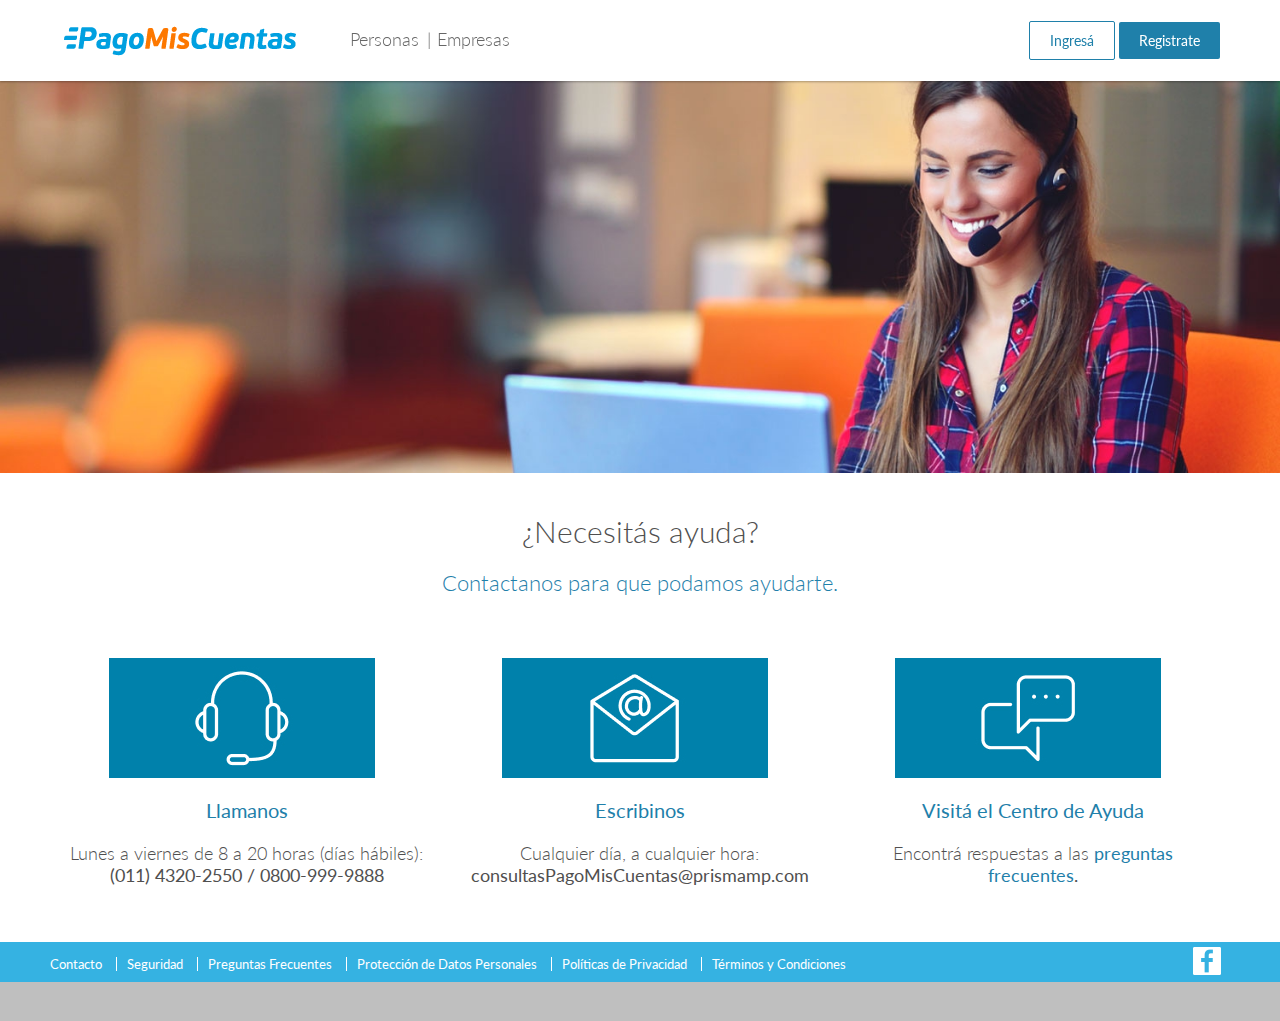
<file: pagomiscuentas.com/contacto.html>
<!DOCTYPE html>
<!--[if IEMobile 7]><html class="no-js ie iem7" lang="es" dir="ltr"><![endif]-->
<!--[if lte IE 6]><html class="no-js ie lt-ie9 lt-ie8 lt-ie7" lang="es" dir="ltr"><![endif]-->
<!--[if (IE 7)&(!IEMobile)]><html class="no-js ie lt-ie9 lt-ie8" lang="es" dir="ltr"><![endif]-->
<!--[if IE 8]><html class="no-js ie lt-ie9" lang="es" dir="ltr"><![endif]-->
<!--[if (gte IE 9)|(gt IEMobile 7)]><html class="no-js ie" lang="es" dir="ltr"><![endif]-->
<!--[if !IE]><!--><html class="no-js" lang="es" dir="ltr"><!--<![endif]-->


<!-- Mirrored from pagomiscuentas.com/contacto by HTTrack Website Copier/3.x [XR&CO'2014], Mon, 29 Apr 2024 20:27:43 GMT -->
<!-- Added by HTTrack --><meta http-equiv="content-type" content="text/html;charset=utf-8" /><!-- /Added by HTTrack -->
<head>
  <meta charset="utf-8" />
<meta name="HandheldFriendly" content="true" />
<link rel="profile" href="http://www.w3.org/1999/xhtml/vocab" />
<meta name="MobileOptimized" content="width" />
<link rel="apple-touch-icon-precomposed" href="sites/all/themes/omega/omega/apple-touch-icon-precomposed-114x114.png" sizes="114x114" />
<link rel="apple-touch-icon-precomposed" href="sites/all/themes/omega/omega/apple-touch-icon-precomposed-72x72.png" sizes="72x72" />
<link rel="apple-touch-icon-precomposed" href="sites/all/themes/omega/omega/apple-touch-icon-precomposed-144x144.png" sizes="144x144" />
<meta http-equiv="cleartype" content="on" />
<link rel="shortcut icon" href="sites/all/themes/pmcbotondepagopublico_theme/favicon.ico" type="image/vnd.microsoft.icon" />
<link rel="canonical" href="contacto.html" />
<meta name="generator" content="Drupal 7 (http://drupal.org)" />
<meta property="og:title" content="Contacto" />
<link rel="apple-touch-icon-precomposed" href="sites/all/themes/omega/omega/apple-touch-icon-precomposed.png" />
<link rel="shortlink" href="contacto.html" />
<meta property="og:url" content="/contacto" />
<meta property="og:site_name" content="PagoMisCuentas" />
<meta property="og:type" content="article" />
<meta name="viewport" content="width=device-width, initial-scale=1.0, minimum-scale=1.0, maximum-scale=1.0" />
<meta name="facebook-domain-verification" content="dxazxmea7j7cyclfkmmndx4dgd4wfl" />
  <title>Contacto | PagoMisCuentas</title>
  <link type="text/css" rel="stylesheet" href="sites/pagomiscuentas.com/files/css/css_RN2ZdZZi8gHeW4RtJDgmx3nRFr8grqMafJQ5pBL8Ksw.css" media="all" />
<link type="text/css" rel="stylesheet" href="sites/pagomiscuentas.com/files/css/css_-QhTcndILuxetxBt0TWXRFq3XZhH9E4muBUFRbRg6lg.css" media="all" />
<link type="text/css" rel="stylesheet" href="sites/pagomiscuentas.com/files/css/css_TMOlRB2AgoHOempwBPQSTKK-BUbo7GlSFFyXfX8oHvI.css" media="all" />
<link type="text/css" rel="stylesheet" href="sites/pagomiscuentas.com/files/css/css_eBbQi-howkqd-ccIQVRJDGqZmAsqEv6_rmog00mWNCA.css" media="all and (max-width:767px)" />

<!--[if (gt IE 8) | (IEMobile)]><!-->
<link type="text/css" rel="stylesheet" href="sites/pagomiscuentas.com/files/css/css_hVdA6WkZHXbii8mygodppwc0O9gzTt5buwdHO2uefDo.css" media="all" />
<!--<![endif]-->

<!--[if (IE 7) | (IE 8)]>
<link type="text/css" rel="stylesheet" href="/sites/pagomiscuentas.com/files/css/css_-i5aAJTwo8T8dO--pn27k6ltzzRoOIsJ6cmD_payS_M.css" media="all" />
<![endif]-->
<link type="text/css" rel="stylesheet" href="http://fonts.googleapis.com/css?family=Lato:100,300,400,700" media="all" />
  
  <!-- Google Tag Manager -->
  <script>(function(w,d,s,l,i){w[l]=w[l]||[];w[l].push({'gtm.start':
  new Date().getTime(),event:'gtm.js'});var f=d.getElementsByTagName(s)[0],
  j=d.createElement(s),dl=l!='dataLayer'?'&l='+l:'';j.async=true;j.src=
  '../www.googletagmanager.com/gtm5445.html?id='+i+dl;f.parentNode.insertBefore(j,f);
  })(window,document,'script','dataLayer','GTM-WMJTWVL');</script>
  <!-- End Google Tag Manager -->
</head>
<body class="html not-front not-logged-in page-node page-node- page-node-2 node-type-basic-page full loading no-animation section-contacto"  class="html not-front not-logged-in page-node page-node- page-node-2 node-type-basic-page full loading no-animation section-contacto">
  <!-- Google Tag Manager (noscript) -->
  <noscript><iframe src="https://www.googletagmanager.com/ns.html?id=GTM-WMJTWVL"
  height="0" width="0" style="display:none;visibility:hidden"></iframe></noscript>
  <!-- End Google Tag Manager (noscript) -->
  <div id="skip-link">
    <a href="#main-content" class="element-invisible element-focusable">Pasar al contenido principal</a>
  </div>
    <div id="feature_prisma_layouts_base">
	<header id="feature_prisma_layouts_base_header" class="clearfix">
		<div class="grid-container">
			<div class="grid-100 tablet-grid-100 mobile-grid-100 grid-parent">
				<div class="grid-25 tablet-grid-25 mobile-grid-80"><div class="panels-style-custom clearfix " data-animation="">
  	<div class="panels-style-custom clearfix " data-animation="">
  	<div class="panel-pane pane-fieldable-panels-pane pane-uuid-b81af1cf-6188-4560-96a0-3bafefadebd4 pane-bundle-logo">
            <a href="index.html" title=""><img alt="" title="" src="sites/all/themes/pmcbotondepagopublico_theme/logo.png" /></a>    </div>
</div></div></div>
				<div class="grid-35 tablet-grid-35 mobile-grid-20"><div class="panels-style-custom clearfix " data-animation="">
  	<div class="panel-pane pane-fieldable-panels-pane pane-vuuid-45220985-43e0-4a69-9e32-c68914d79778 pane-bundle-menu">
            <div id="main-menu" class="menu-mobile-sidebar menu-display-horizontal">
	<div id="main-menu-top">
		<a href="#main-menu-nav" id="main-menu-nav-open-btn" class="nav-btn">menu</a>	</div>
	<div id="main-menu-nav" class="menu-navigation ">
		<ul class="menu"><li class="first expanded"><a href="como-ingreso.html">Personas</a><ul class="menu"><li class="first leaf"><a href="como-ingreso.html">Cómo ingreso</a></li>
<li class="leaf"><a href="como-me-registro.html">Cómo me registro</a></li>
<li class="leaf"><a href="como-pago.html">Cómo pago</a></li>
<li class="last leaf"><a href="que-puedo-pagar.html">Qué puedo pagar</a></li>
</ul></li>
<li class="last leaf"><a href="https://pmcempresas.pagomiscuentas.com.ar/" target="_blank">Empresas</a></li>
</ul>	</div>
</div>
    </div>
</div></div>
				<div class="grid-40 tablet-grid-40 mobile-grid-100 sidebar-menu"><div class="panels-style-custom clearfix " data-animation="">
  	<div class="panel-pane pane-fieldable-panels-pane pane-vuuid-dbccd924-1160-4baf-8635-6b96175929e9 pane-bundle-custom-content">
            <div id="custom_content_512" class="custom-content-top clearfix">
    
	<div class="clearfix custom-content-image"></div>
	<div class="clearfix">
		
	</div>
	<div class="clearfix"><p style="text-align: right;">

<a class="boton-azul-border" href="https://paysrv3.pagomiscuentas.com/pmctas/home.do" target="_blank" onclick="dataLayer.push({'event': 'trackEvent', 'eventCategory': 'Login', 'eventAction': 'clic', 'eventLabel': 'Menu Superior-Sitio publico'});">Ingresá</a>

 <a class="boton-azul" href="https://paysrv3.pagomiscuentas.com/pmctas/new.do" target="_blank" onclick="dataLayer.push({'event': 'trackEvent', 'eventCategory': 'Registrate', 'eventAction': 'clic', 'eventLabel': 'Menu Superior-Sitio publico'});">Registrate</a>

</p></div></div>
    </div>
</div></div>
			</div>
		</div>
	</header>
	<main id="feature_prisma_layouts_base_content" class="clearfix">
		<div class="panels-style-custom clearfix " data-animation="">
  	<div class="panels-style-custom clearfix " data-animation="">
  	<div class="panel-pane pane-page-content">
            <div id="feature_prisma_layouts_content">
  <div id="feature_prisma_layouts_content_middle" class="clearfix">
    <div class="row_region clearfix relative">
      <div class="panel-pane pane-fieldable-panels-pane pane-vuuid-9a5a4357-7bb9-43f5-8411-ffb6c9f266d6 pane-bundle-slide">
            <div id="flexslider_524" class="flexslider flexslider_524">
  <ul class="slides">
          <li class="slide ">
        
                    <img class="hide-on-mobile" src="sites/pagomiscuentas.com/files/styles/slider/public/contacto-desktop5d1d.jpg?itok=GnWW5-xJ" width="1500" height="460" alt="" />          <img class="hide-on-tablet hide-on-desktop" src="sites/pagomiscuentas.com/files/styles/slider_mobile/public/contacto-mobile6e0e.jpg?itok=j7H_eGK0" width="768" height="768" alt="" />          <div class = "grid-container center-wrapper">
            <div class="caption">
              <div class="title-wrapper">
                <h2 class="title "><p>Encontrá el asesoramiento <br /> que necesitás</p>
</h2>
                <div class="description "></div>
                <div class=""></div>
              </div>
            </div>
          </div>
          
              </li>
      </ul>
</div>
    </div>
    </div>
    <div class="row_region clearfix bg-color-gray relative">
      <div class="grid-container">
        <div class="grid-100 tablet-grid-100 mobile-grid-100"></div>
      </div>
    </div>
    <div class="row_region clearfix relative">
      <div class="grid-container">
        <div class="grid-100 tablet-grid-100 mobile-grid-100"><div class="panels-style-custom clearfix title-align-left padding-top padding-bottom 0   text-m  " data-animation="">
  	<div class="panel-pane pane-fieldable-panels-pane pane-vuuid-d51152ba-8a1f-4b0d-8d76-15f54741c818 pane-bundle-custom-content">
            <div id="custom_content_65" class="custom-content-top clearfix">
    
	<div class="clearfix custom-content-image"></div>
	<div class="clearfix">
		
	</div>
	<div class="clearfix"><p style="font-size:16px; text-align:center"><span style="font-size:30px">¿Necesitás ayuda?</span></p>
<p style="font-size:16px; text-align:center"><span style="color:rgb(31, 128, 170); font-size:22px">Contactanos para que podamos ayudarte.</span></p>
</div></div>
    </div>
</div></div>
      </div>
    </div>
    <div class="row_region clearfix relative">
      <div class="grid-container">
        <div class="grid-100 tablet-grid-100 mobile-grid-100 grid-parent">
          <div class="grid-60 tablet-grid-60 mobile-grid-100"></div>
          <div class="grid-40 tablet-grid-40 mobile-grid-100"></div>
        </div>
      </div>
    </div>
    <div class="row_region clearfix bg-color-gray relative">
      <div class="grid-container">
        <div class="grid-100 tablet-grid-100 mobile-grid-100"></div>
      </div>
    </div>
    <div class="row_region clearfix relative">
      <div class="grid-container">
        <div class="grid-100 tablet-grid-100 mobile-grid-100"><div class="panel-pane pane-fieldable-panels-pane pane-vuuid-bacfc3d3-c52e-4051-bf91-43fd63d9814e pane-bundle-dynamic-columns">
            <div id="dynamic_columns_706" class="feature_prisma_widgets dynamic_columns">
      <div class="grid-33 tablet-grid-33 mobile-grid-100 col-xs-12 col-sm-4 col-md-4 col-lg-4 margin-bottom">
    <p style="font-size:16px; text-align:center"><img alt="Atención por teléfono" class="media-element file-default" src="sites/pagomiscuentas.com/files/atencion-telefonica.jpg" /></p>
<p style="font-size:16px; text-align:center"><span style="font-size:20px"><span class="texto-azul"><strong>Llamanos</strong></span></span></p>
<p style="font-size:16px; text-align:center"><span style="font-size:18px">Lunes a viernes de 8 a 20 horas (días hábiles): <strong>(011) 4320-2550 / 0800-999-9888</strong> </span></p>
  </div>
    <div class="grid-33 tablet-grid-33 mobile-grid-100 col-xs-12 col-sm-4 col-md-4 col-lg-4 margin-bottom">
    <p style="font-size:16px; text-align:center"><img alt="escribí tus consultas por mail" class="media-element file-default" src="sites/pagomiscuentas.com/files/respuestas-por-mail.jpg" /></p>
<p style="font-size:16px; text-align:center"><span style="font-size:20px"><span class="texto-azul"><strong>Escribinos</strong></span></span></p>
<p style="font-size:16px; text-align:center"><span style="font-size:18px">Cualquier día, a cualquier hora: <strong>consultasPagoMisCuentas@prismamp.com</strong></span></p>
  </div>
    <div class="grid-33 tablet-grid-33 mobile-grid-100 col-xs-12 col-sm-4 col-md-4 col-lg-4 margin-bottom">
    <p style="font-size:16px; text-align:center"><img alt="Consultá las preguntas más comunes" class="media-element file-default" src="sites/pagomiscuentas.com/files/seccion-ayuda.jpg" /></p>
<p style="font-size:16px; text-align:center"><span style="font-size:20px"><span class="texto-azul"><strong>Visitá el Centro de Ayuda</strong></span></span></p>
<p style="font-size:16px; text-align:center"><span style="font-size:18px">Encontrá respuestas a las <strong><span class="texto-azul"><a href="https://pmcempresas.pagomiscuentas.com.ar/preguntas-frecuentes">preguntas frecuentes</a></span>.</strong></span></p>
  </div>
    <div class="clearfix"></div>
  </div>    </div>
</div>
      </div>
    </div>
    <div class="row_region clearfix bg-color-gray relative">
      <div class="grid-container">
        <div class="grid-100 tablet-grid-100 mobile-grid-100"></div>
      </div>
    </div>
    <div class="row_region clearfix relative">
      <div class="grid-container">
        <div class="grid-100 tablet-grid-100 mobile-grid-100 grid-parent">
          <div class="grid-33 tablet-grid-33 mobile-grid-100"></div>
          <div class="grid-33 tablet-grid-33 mobile-grid-100"></div>
          <div class="grid-33 tablet-grid-33 mobile-grid-100"></div>
        </div>
      </div>
    </div>
    <div class="row_region clearfix relative">
      <div class="grid-container">
        <div class="grid-100 tablet-grid-100 mobile-grid-100"></div>
      </div>
    </div>
    <div class="row_region clearfix relative">
      <div class="grid-container">
        <div class="grid-100 tablet-grid-100 mobile-grid-100 grid-parent">
          <div class="grid-60 suffix-5 tablet-grid-60 tablet-suffix-5 mobile-grid-100"></div>
          <div class="grid-35 tablet-grid-35 mobile-grid-100"></div>
      </div>
    </div>
  </div>
  <div class="row_region clearfix relative">
    <div class="grid-container">
      <div class="grid-100 tablet-grid-100 mobile-grid-100"></div>
    </div>
  </div>
  <div class="row_region clearfix relative">
    <div class="grid-container">
      <div class="grid-100 tablet-grid-100 mobile-grid-100 grid-parent">
        <div class="grid-25 tablet-grid-25 mobile-grid-100"></div>
        <div class="grid-25 tablet-grid-25 mobile-grid-100"></div>
        <div class="grid-25 tablet-grid-25 mobile-grid-100"></div>
        <div class="grid-25 tablet-grid-25 mobile-grid-100"></div>
      </div>
    </div>
  </div>
  <div class="row_region clearfix relative">
    <div class="grid-container">
      <div class="grid-100 tablet-grid-100 mobile-grid-100"></div>
    </div>
  </div>
  <div class="row_region clearfix bg-color-gray relative">
    <div class="grid-container">
      <div class="grid-100 tablet-grid-100 mobile-grid-100"></div>
    </div>
  </div>
  <div class="row_region clearfix relative">
    <div class="grid-container">
      <div class="grid-100 tablet-grid-100 mobile-grid-100 grid-parent">
        <div class="grid-75 tablet-grid-75 mobile-grid-100"></div>
        <div class="grid-25 tablet-grid-25 mobile-grid-100"></div>
      </div>
    </div>
  </div>
  <div class="row_region clearfix relative">
    <div class="grid-container">
      <div class="grid-100 tablet-grid-100 mobile-grid-100 grid-parent">
        <div class="grid-25 tablet-grid-25 mobile-grid-100"></div>
        <div class="grid-75 tablet-grid-75 mobile-grid-100"></div>
      </div>
    </div>
  </div>
  <div class="row_region clearfix relative">
    <div class="grid-container">
      <div class="grid-100 tablet-grid-100 mobile-grid-100"></div>
    </div>
  </div>
  <div class="row_region clearfix bg-color-gray relative">
    <div class="grid-container">
      <div class="grid-100 tablet-grid-100 mobile-grid-100"></div>
    </div>
  </div>
  <div class="row_region clearfix relative">
    <div class="grid-container">
      <div class="grid-100 tablet-grid-100 mobile-grid-100 grid-parent">
        <div class="grid-50 tablet-grid-50 mobile-grid-100"></div>
        <div class="grid-50 tablet-grid-50 mobile-grid-100"></div>
      </div>
    </div>
  </div>
  <div class="row_region clearfix relative">
    <div class=""></div>
  </div>
  <div class="row_region clearfix relative">
    <div class="grid-container">
      <div class="grid-100 tablet-grid-100 mobile-grid-100"></div>
    </div>
  </div>
</div>
    </div>
</div></div>	</main>
	<footer id="feature_prisma_layouts_base_footer" class="clearfix">
		<div class="bg-color-blue">
			<div class="grid-container">
				<div class="grid-70 tablet-grid-70 mobile-grid-100"><div class="panels-style-custom clearfix " data-animation="">
  	<div class="panel-pane pane-fieldable-panels-pane pane-uuid-a77c423e-2f10-4eec-b4c9-b731f688fcd2 pane-bundle-menu">
            <div id="menu-footer" class="simple-menu menu-display-horizontal">
	<div class=" ">
		<ul class="menu"><li class="first leaf"><a href="contacto.html" class="active">Contacto</a></li>
<li class="leaf"><a href="seguridad.html">Seguridad</a></li>
<li class="leaf"><a href="preguntas-frecuentes.html">Preguntas Frecuentes</a></li>
<li class="leaf"><a href="proteccion-de-datos-personales.html">Protección de Datos Personales</a></li>
<li class="leaf"><a href="politica-de-privacidad.html">Políticas de Privacidad</a></li>
<li class="last leaf"><a href="terminos-y-condiciones.html">Términos y Condiciones</a></li>
</ul>	</div>
</div>
    </div>
</div></div>
				<div class="grid-30 tablet-grid-30 mobile-grid-100 text-right"><div class="panels-style-custom clearfix " data-animation="">
  	<div class="panel-pane pane-fieldable-panels-pane pane-vuuid-00c68e79-8e54-4c9c-a8b5-236a3bbbe941 pane-bundle-custom-content">
            <div id="custom_content_549" class="custom-content-top clearfix">
    
	<div class="clearfix custom-content-image"></div>
	<div class="clearfix">
		
	</div>
	<div class="clearfix"><p style="text-align:center"><a href="https://www.facebook.com/Pagomiscuentas/"><img alt="Facebook" title="Facebook" style="float: right;" class="media-element file-default" src="sites/pagomiscuentas.com/files/ico-facebook_1.png" /></a></p>
</div></div>
    </div>
</div></div>
			</div>
		</div>
		<div class="bg-color-gray">
			<div class="grid-container">
				<div class="grid-100 tablet-grid-100 mobile-gid-100">&nbsp;</div>
			</div>
		</div>
	</footer>
</div>
  
  <script src="sites/pagomiscuentas.com/files/js/js_HU3O34Uz7w6t9qYpjR1nhXS0scnRWS6Qxo_0pLvyshA.js"></script>
<script src="sites/pagomiscuentas.com/files/js/js_K-AYFej_QF3xaRnWojaY73euIS2XCoMgwHgRucT6zBg.js"></script>
<script src="sites/pagomiscuentas.com/files/js/js_gmFl5Ch-Vh69l04iVicVASgPyzgZzJPDWC166tWF79M.js"></script>
<script>document.createElement('video');document.createElement('audio');document.createElement('track');</script>
<script src="sites/pagomiscuentas.com/files/js/js_uOuGwfICRzoV947-UovF8bVUnZ3nX4WpwpXJtaWPXD4.js"></script>
<script src="sites/pagomiscuentas.com/files/js/js_5dXe3g3tQRbfmiXa9z_E5HtPO1jkUdmepD7l0GFMxiU.js"></script>

<!--[if lt IE 9]>
<script src="/sites/pagomiscuentas.com/files/js/js_vGcLgcSz3rG85SrDhigCK_C10Ho69ukBjhD03yeVrO0.js"></script>
<![endif]-->
<script>jQuery.extend(Drupal.settings, {"basePath":"\/","pathPrefix":"","CToolsModal":{"modalSize":{"type":"scale","width":".9","height":".9","addWidth":0,"addHeight":0,"contentRight":25,"contentBottom":75},"modalOptions":{"opacity":".55","background-color":"#FFF"},"animationSpeed":"fast","modalTheme":"CToolsModalDialog","throbberTheme":"CToolsModalThrobber"}});</script>
  <script src="sites/pagomiscuentas.com/files/js/js_gPr-gBE1yJBgEm04SQRKxeSjPo3b-hb43sZe2Agns-I.js"></script>
<script>
	(function($) { 
		Drupal.behaviors.mybehavior_flexslider_flexslider_524 = {
      attach: function (context, settings) {
				$('.flexslider.flexslider_524', context).once('mybehavior_flexslider_flexslider_524', function () {
					$(this).flexslider({
						slideshow: true,
						pauseOnAction: false,
						pauseOnHover: false,
						directionNav: true,
						controlNav: false,
						animation: 'fade',
						direction: 'horizontal',
				    animationLoop: true,
				    randomize: false,
				    slideshowSpeed: 5000,
				    animationSpeed: 500,
				    initDelay: 0,
				    itemMargin: 0,
				    itemWidth: 0,
				    minItems: 0,
				    maxItems: 0,
				    move: 0,
				    touch: true,
						start: function( slider ) {
							mySlider = slider;
							jQuery('body').removeClass( 'loading' );

							$( slider.slides.eq(slider.currentSlide)[0] ).find( '.title' ).addClass( 'animated fadeInLeft' );
							$( slider.slides.eq(slider.currentSlide)[0] ).find( '.description' ).addClass( 'animated fadeInRight' );
							$( slider.slides.eq(slider.currentSlide)[0] ).find( 'span.btn.btn-small' ).addClass( 'animated fadeIn' );

						},
						after: function( slider ) {
							if (slider.slides.eq(slider.currentSlide).find('video').length !== 0) {
					      var player = videojs( slider.slides.eq(slider.currentSlide).find('video').attr('id') );
					      if ( !player.paused() ) {
					      	mySlider.flexslider('stop');
					      }
					      player.on('click', function(){
					      	if ( !player.paused() ) {
						      	mySlider.flexslider('stop');
						      }
					      });
								player.on('ended', function(){
					      	mySlider.flexslider('play');
					      });
					    }

					    $( slider.slides.eq(slider.currentSlide)[0] ).find( '.title' ).removeClass( 'animated fadeOutLeft' );
							$( slider.slides.eq(slider.currentSlide)[0] ).find( '.description' ).removeClass( 'animated fadeOutRight' );
							$( slider.slides.eq(slider.currentSlide)[0] ).find( 'span.btn.btn-small' ).removeClass( 'animated fadeOut' );

					    $( slider.slides.eq(slider.currentSlide)[0] ).find( '.title' ).addClass( 'animated fadeInLeft' );
							$( slider.slides.eq(slider.currentSlide)[0] ).find( '.description' ).addClass( 'animated fadeInRight' );
							$( slider.slides.eq(slider.currentSlide)[0] ).find( 'span.btn.btn-small' ).addClass( 'animated fadeIn' );
						},
						before: function( slider ) {
							if (slider.slides.eq(slider.currentSlide).find('video').length !== 0) {
					      var player_slide = videojs( slider.slides.eq(slider.currentSlide).find('video').attr('id') );
					      if ( !player_slide.paused() ) {
					      	player_slide.pause();
					      }
					    }

					    $( slider.slides.eq(slider.currentSlide)[0] ).find( '.title' ).removeClass( 'animated fadeInLeft' );
							$( slider.slides.eq(slider.currentSlide)[0] ).find( '.description' ).removeClass( 'animated fadeInRight' );
							$( slider.slides.eq(slider.currentSlide)[0] ).find( 'span.btn.btn-small' ).removeClass( 'animated fadeIn' );

					    $( slider.slides.eq(slider.currentSlide)[0] ).find( '.title' ).addClass( 'animated fadeOutLeft' );
							$( slider.slides.eq(slider.currentSlide)[0] ).find( '.description' ).addClass( 'animated fadeOutRight' );
							$( slider.slides.eq(slider.currentSlide)[0] ).find( 'span.btn.btn-small' ).addClass( 'animated fadeOut' );
						}
					});
				});
			}
		};
	})(jQuery);</script>
<script src="sites/pagomiscuentas.com/files/js/js_dokpMdKUXSVQ8N-A5-DOnjC8dt7XXwxDtgnVkBeBlBQ.js"></script>

</body>

<!-- Mirrored from pagomiscuentas.com/contacto by HTTrack Website Copier/3.x [XR&CO'2014], Mon, 29 Apr 2024 20:27:47 GMT -->
</html>
</file>
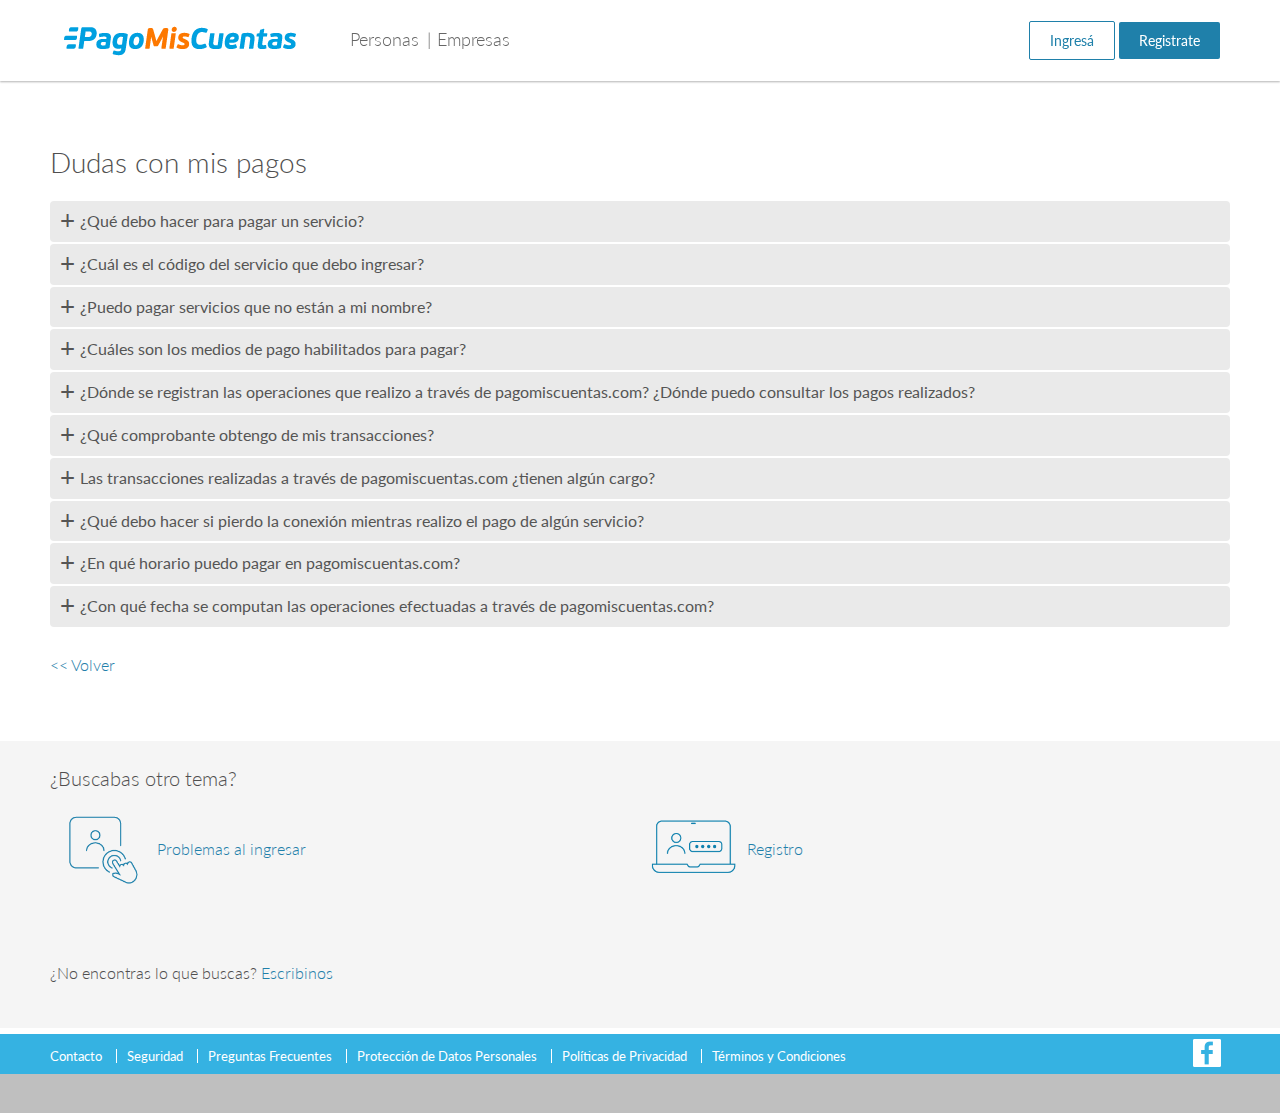
<file: pagomiscuentas.com/dudas-con-mis-pagos.html>
<!DOCTYPE html>
<!--[if IEMobile 7]><html class="no-js ie iem7" lang="es" dir="ltr"><![endif]-->
<!--[if lte IE 6]><html class="no-js ie lt-ie9 lt-ie8 lt-ie7" lang="es" dir="ltr"><![endif]-->
<!--[if (IE 7)&(!IEMobile)]><html class="no-js ie lt-ie9 lt-ie8" lang="es" dir="ltr"><![endif]-->
<!--[if IE 8]><html class="no-js ie lt-ie9" lang="es" dir="ltr"><![endif]-->
<!--[if (gte IE 9)|(gt IEMobile 7)]><html class="no-js ie" lang="es" dir="ltr"><![endif]-->
<!--[if !IE]><!--><html class="no-js" lang="es" dir="ltr"><!--<![endif]-->


<!-- Mirrored from pagomiscuentas.com/dudas-con-mis-pagos by HTTrack Website Copier/3.x [XR&CO'2014], Mon, 29 Apr 2024 20:28:05 GMT -->
<head>
  <meta charset="utf-8" />
<meta name="HandheldFriendly" content="true" />
<link rel="profile" href="http://www.w3.org/1999/xhtml/vocab" />
<meta name="MobileOptimized" content="width" />
<link rel="apple-touch-icon-precomposed" href="sites/all/themes/omega/omega/apple-touch-icon-precomposed-114x114.png" sizes="114x114" />
<link rel="apple-touch-icon-precomposed" href="sites/all/themes/omega/omega/apple-touch-icon-precomposed-72x72.png" sizes="72x72" />
<link rel="apple-touch-icon-precomposed" href="sites/all/themes/omega/omega/apple-touch-icon-precomposed-144x144.png" sizes="144x144" />
<meta http-equiv="cleartype" content="on" />
<link rel="shortcut icon" href="sites/all/themes/pmcbotondepagopublico_theme/favicon.ico" type="image/vnd.microsoft.icon" />
<link rel="canonical" href="dudas-con-mis-pagos.html" />
<meta name="generator" content="Drupal 7 (http://drupal.org)" />
<meta property="og:title" content="dudas con mis pagos" />
<link rel="apple-touch-icon-precomposed" href="sites/all/themes/omega/omega/apple-touch-icon-precomposed.png" />
<link rel="shortlink" href="dudas-con-mis-pagos.html" />
<meta property="og:url" content="/dudas-con-mis-pagos" />
<meta property="og:site_name" content="PagoMisCuentas" />
<meta property="og:type" content="article" />
<meta name="viewport" content="width=device-width, initial-scale=1.0, minimum-scale=1.0, maximum-scale=1.0" />
<meta name="facebook-domain-verification" content="dxazxmea7j7cyclfkmmndx4dgd4wfl" />
  <title>dudas con mis pagos | PagoMisCuentas</title>
  <link type="text/css" rel="stylesheet" href="sites/pagomiscuentas.com/files/css/css_RN2ZdZZi8gHeW4RtJDgmx3nRFr8grqMafJQ5pBL8Ksw.css" media="all" />
<link type="text/css" rel="stylesheet" href="sites/pagomiscuentas.com/files/css/css_KxYHPe2VTA0PmbyAXj0gT30mZE4NsIMQbjqNxYzkTCM.css" media="all" />
<link type="text/css" rel="stylesheet" href="sites/pagomiscuentas.com/files/css/css_TMOlRB2AgoHOempwBPQSTKK-BUbo7GlSFFyXfX8oHvI.css" media="all" />
<link type="text/css" rel="stylesheet" href="sites/pagomiscuentas.com/files/css/css_eBbQi-howkqd-ccIQVRJDGqZmAsqEv6_rmog00mWNCA.css" media="all and (max-width:767px)" />

<!--[if (gt IE 8) | (IEMobile)]><!-->
<link type="text/css" rel="stylesheet" href="sites/pagomiscuentas.com/files/css/css_hVdA6WkZHXbii8mygodppwc0O9gzTt5buwdHO2uefDo.css" media="all" />
<!--<![endif]-->

<!--[if (IE 7) | (IE 8)]>
<link type="text/css" rel="stylesheet" href="/sites/pagomiscuentas.com/files/css/css_-i5aAJTwo8T8dO--pn27k6ltzzRoOIsJ6cmD_payS_M.css" media="all" />
<![endif]-->
<link type="text/css" rel="stylesheet" href="http://fonts.googleapis.com/css?family=Lato:100,300,400,700" media="all" />
  
  <!-- Google Tag Manager -->
  <script>(function(w,d,s,l,i){w[l]=w[l]||[];w[l].push({'gtm.start':
  new Date().getTime(),event:'gtm.js'});var f=d.getElementsByTagName(s)[0],
  j=d.createElement(s),dl=l!='dataLayer'?'&l='+l:'';j.async=true;j.src=
  '../www.googletagmanager.com/gtm5445.html?id='+i+dl;f.parentNode.insertBefore(j,f);
  })(window,document,'script','dataLayer','GTM-WMJTWVL');</script>
  <!-- End Google Tag Manager -->
</head>
<body class="html not-front not-logged-in page-node page-node- page-node-83 node-type-basic-page full loading no-animation section-dudas-con-mis-pagos"  class="html not-front not-logged-in page-node page-node- page-node-83 node-type-basic-page full loading no-animation section-dudas-con-mis-pagos">
  <!-- Google Tag Manager (noscript) -->
  <noscript><iframe src="https://www.googletagmanager.com/ns.html?id=GTM-WMJTWVL"
  height="0" width="0" style="display:none;visibility:hidden"></iframe></noscript>
  <!-- End Google Tag Manager (noscript) -->
  <div id="skip-link">
    <a href="#main-content" class="element-invisible element-focusable">Pasar al contenido principal</a>
  </div>
    <div id="feature_prisma_layouts_base">
	<header id="feature_prisma_layouts_base_header" class="clearfix">
		<div class="grid-container">
			<div class="grid-100 tablet-grid-100 mobile-grid-100 grid-parent">
				<div class="grid-25 tablet-grid-25 mobile-grid-80"><div class="panels-style-custom clearfix " data-animation="">
  	<div class="panels-style-custom clearfix " data-animation="">
  	<div class="panel-pane pane-fieldable-panels-pane pane-uuid-b81af1cf-6188-4560-96a0-3bafefadebd4 pane-bundle-logo">
            <a href="index.html" title=""><img alt="" title="" src="sites/all/themes/pmcbotondepagopublico_theme/logo.png" /></a>    </div>
</div></div></div>
				<div class="grid-35 tablet-grid-35 mobile-grid-20"><div class="panels-style-custom clearfix " data-animation="">
  	<div class="panel-pane pane-fieldable-panels-pane pane-vuuid-45220985-43e0-4a69-9e32-c68914d79778 pane-bundle-menu">
            <div id="main-menu" class="menu-mobile-sidebar menu-display-horizontal">
	<div id="main-menu-top">
		<a href="#main-menu-nav" id="main-menu-nav-open-btn" class="nav-btn">menu</a>	</div>
	<div id="main-menu-nav" class="menu-navigation ">
		<ul class="menu"><li class="first expanded"><a href="como-ingreso.html">Personas</a><ul class="menu"><li class="first leaf"><a href="como-ingreso.html">Cómo ingreso</a></li>
<li class="leaf"><a href="como-me-registro.html">Cómo me registro</a></li>
<li class="leaf"><a href="como-pago.html">Cómo pago</a></li>
<li class="last leaf"><a href="que-puedo-pagar.html">Qué puedo pagar</a></li>
</ul></li>
<li class="last leaf"><a href="https://pmcempresas.pagomiscuentas.com.ar/" target="_blank">Empresas</a></li>
</ul>	</div>
</div>
    </div>
</div></div>
				<div class="grid-40 tablet-grid-40 mobile-grid-100 sidebar-menu"><div class="panels-style-custom clearfix " data-animation="">
  	<div class="panel-pane pane-fieldable-panels-pane pane-vuuid-dbccd924-1160-4baf-8635-6b96175929e9 pane-bundle-custom-content">
            <div id="custom_content_512" class="custom-content-top clearfix">
    
	<div class="clearfix custom-content-image"></div>
	<div class="clearfix">
		
	</div>
	<div class="clearfix"><p style="text-align: right;">

<a class="boton-azul-border" href="https://paysrv3.pagomiscuentas.com/pmctas/home.do" target="_blank" onclick="dataLayer.push({'event': 'trackEvent', 'eventCategory': 'Login', 'eventAction': 'clic', 'eventLabel': 'Menu Superior-Sitio publico'});">Ingresá</a>

 <a class="boton-azul" href="https://paysrv3.pagomiscuentas.com/pmctas/new.do" target="_blank" onclick="dataLayer.push({'event': 'trackEvent', 'eventCategory': 'Registrate', 'eventAction': 'clic', 'eventLabel': 'Menu Superior-Sitio publico'});">Registrate</a>

</p></div></div>
    </div>
</div></div>
			</div>
		</div>
	</header>
	<main id="feature_prisma_layouts_base_content" class="clearfix">
		<div class="panels-style-custom clearfix " data-animation="">
  	<div class="panels-style-custom clearfix " data-animation="">
  	<div class="panel-pane pane-page-content">
            <div id="feature_prisma_layouts_content">
  <div id="feature_prisma_layouts_content_middle" class="clearfix">
    <div class="row_region clearfix relative">
          </div>
    <div class="row_region clearfix bg-color-gray relative">
      <div class="grid-container">
        <div class="grid-100 tablet-grid-100 mobile-grid-100"></div>
      </div>
    </div>
    <div class="row_region clearfix relative">
      <div class="grid-container">
        <div class="grid-100 tablet-grid-100 mobile-grid-100"><div class="panels-style-custom clearfix title-align-left padding-top margin-top 0   text-m  " data-animation="">
  	<div class="panel-pane pane-fieldable-panels-pane pane-vuuid-b31fb2db-e0b0-4a8c-8d0c-f38c99ed6da8 pane-bundle-custom-content">
            <div id="custom_content_631" class="custom-content-top clearfix">
    
	<div class="clearfix custom-content-image"></div>
	<div class="clearfix">
		
	</div>
	<div class="clearfix"><p><span style="font-size:28px">Dudas con mis pagos</span></p>
</div></div>
    </div>
</div><div class="panel-pane pane-fieldable-panels-pane pane-vuuid-14d76559-4644-4be6-80ef-dca32de5f5ab pane-bundle-accordion">
            <div id="accordion-3897" class="feature_prisma_widgets">
    <h3>¿Qué debo hacer para pagar un servicio?</h3>
  <div class="body"><p>Si es tu primera vez en pagomiscuentas.com, tenés que añadir un nuevo pago. Hace clic en el botón “añadir nuevo pago”. Ingresá en el buscador el nombre de la empresa que querés pagar y completá el número de identificación (código) del servicio.<br />Para realizar el pago, seleccioná el servicio a abonar y hace clic en el botón “Pagar”. La página te llevará al resumen de tus servicios a abonar donde podrás verificar la factura que estás abonando, elegir el medio de pago y modificar el importe si es que la empresa lo permite.<br />Para finalizar, hace clic en “Pagar” y podrás visualizar el comprobante de pago.<br />También, podés elegir pagar varios servicios al mismo tiempo, seleccionándolos todos juntos.<br />Si ya pagaste en otras oportunidades, podrás encontrar el servicio en la grilla de “Próximos vencimientos” cada vez que la empresa nos informe tu factura a abonar.</p>
<p><a href="como-pago.html"><strong><u>Mirá cómo pagar un servicio</u></strong></a><a href="como-pago.html"><strong>&gt;</strong></a></p>
</div>
    <h3>¿Cuál es el código del servicio que debo ingresar?</h3>
  <div class="body"><p>Una vez seleccionada la empresa a abonar, tenés que ingresar el número que identifique a esa factura. Dependiendo de la empresa, puede cambiar la manera de llamar al código de servicio. Algunos ejemplos pueden ser:</p>
<p>• Código de Pago Electrónico <br />• Código de PagoMisCuentas<br />• Código Banelco<br />• Número de referencia<br />• Número de cliente<br />• Número de cuenta<br />• Número de identificación<br />• Número de Documento<br />• Número de tarjeta, etc.</p>
<p><a href="como-pago.html#pago"><strong><u>Mirá cómo encontrar la factura a pagar</u>&gt;</strong></a></p>
</div>
    <h3>¿Puedo pagar servicios que no están a mi nombre?</h3>
  <div class="body"><p>Sí. Los servicios a pagar a través de pagomiscuentas.com pueden estar a nombre de otra persona.</p>
</div>
    <h3>¿Cuáles son los medios de pago habilitados para pagar?</h3>
  <div class="body"><p>Pagomiscuentas acepta los siguientes medios de pago:</p>
<p>• Tarjetas de crédito: VISA, American Express y MasterCard.<br />• Tarjetas de débito: Visa Débito.</p>
<p>No obstante, cada empresa puede o no utilizar todos los medios de pago disponibles y, en algunos casos, solo algunos de los medios se encuentran habilitados.</p>
</div>
    <h3>¿Dónde se registran las operaciones que realizo a través de pagomiscuentas.com? ¿Dónde puedo consultar los pagos realizados?</h3>
  <div class="body"><p>Los pagos que realices quedan registrados en Pagomiscuentas de forma automática. En la sección “Mis Pagos Realizados”, se guardarán todos los comprobantes y podrás verlos o consultarlos cuando quieras.</p>
<p><a href="como-pago.html#servicio"><u><strong>Mirá comó consultar comprobantes</strong></u></a><a href="como-pago.html#servicio"><strong>&gt;</strong></a></p>
</div>
    <h3>¿Qué comprobante obtengo de mis transacciones?</h3>
  <div class="body"><p>Luego de cada pago, se generará un comprobante de la transacción que podrás imprimir o guardar en tu computadora, celular o tablet. Asimismo, en la sección “Mis Pagos Realizados”, podrás visualizar un histórico de tus pagos, las veces que quieras. Este ticket es considerado comprobante válido de pago por las Empresas que publican en pagomiscuentas.com.</p>
<p><a href="como-pago.html#servicio"><strong><u>Conocé más</u></strong></a><a href="como-pago.html#servicio"><strong>&gt;</strong></a></p>
</div>
    <h3>Las transacciones realizadas a través de pagomiscuentas.com ¿tienen algún cargo?</h3>
  <div class="body"><p>El servicio de pagomiscuentas.com es totalmente gratuito para las personas que realicen sus pagos de servicios.</p>
</div>
    <h3>¿Qué debo hacer si pierdo la conexión mientras realizo el pago de algún servicio?</h3>
  <div class="body"><p>No te preocupes. Una vez que se restablezca tu conexión a internet, ingresá nuevamente a pagomiscuentas.com y consultá en la sección “Mis Pagos Realizados” si este se efectuó. Si tu pago aparece, se completó correctamente y podrás ver tu comprobante de pago. En caso contrario, el pago no llegó a registrarse y podrás realizarlo en la sección “Próximos Vencimientos”</p>
</div>
    <h3>¿En qué horario puedo pagar en pagomiscuentas.com?</h3>
  <div class="body"><p>Todas las operaciones disponibles en pagomiscuentas.com se pueden realizar durante las 24 horas, los 365 días del año.</p>
</div>
    <h3>¿Con qué fecha se computan las operaciones efectuadas a través de pagomiscuentas.com?</h3>
  <div class="body"><p>Una operación efectuada un día hábil hasta la hora 23:59 es computada con la fecha de ese día. Si la operación fue efectuada un sábado, domingo o feriado, es computada con la fecha del día hábil siguiente.</p>
</div>
  </div>    </div>
<div class="panels-style-custom clearfix title-align-left padding-bottom 0   text-m  " data-animation="">
  	<div class="panel-pane pane-fieldable-panels-pane pane-vuuid-c15dc0c0-9311-4847-bee4-82048f16340a pane-bundle-custom-content">
            <div id="custom_content_633" class="custom-content-top clearfix">
    
	<div class="clearfix custom-content-image"></div>
	<div class="clearfix">
		
	</div>
	<div class="clearfix"><h5><a href="preguntas-frecuentes.html"><span class="texto-azul">&lt;&lt; Volver</span></a></h5>
</div></div>
    </div>
</div></div>
      </div>
    </div>
    <div class="row_region clearfix relative">
      <div class="grid-container">
        <div class="grid-100 tablet-grid-100 mobile-grid-100 grid-parent">
          <div class="grid-60 tablet-grid-60 mobile-grid-100"></div>
          <div class="grid-40 tablet-grid-40 mobile-grid-100"></div>
        </div>
      </div>
    </div>
    <div class="row_region clearfix bg-color-gray relative">
      <div class="grid-container">
        <div class="grid-100 tablet-grid-100 mobile-grid-100"><div class="panels-style-custom clearfix title-align-left margin-top 0   text-m  " data-animation="">
  	<div class="panel-pane pane-fieldable-panels-pane pane-vuuid-a6ed908e-f124-4162-bf73-7ef7985a7a7f pane-bundle-custom-content">
            <div id="custom_content_636" class="custom-content-top clearfix">
    
	<div class="clearfix custom-content-image"></div>
	<div class="clearfix">
		
	</div>
	<div class="clearfix"><p><span style="font-size:20px">¿Buscabas otro tema?</span></p>
</div></div>
    </div>
</div><div class="panel-pane pane-fieldable-panels-pane pane-vuuid-727923b1-66f6-4be0-8aaa-f2d6ac26dc0a pane-bundle-dynamic-columns">
            <div id="dynamic_columns_635" class="feature_prisma_widgets dynamic_columns">
      <div class="grid-50 tablet-grid-50 mobile-grid-100 col-xs-12 col-sm-6 col-md-6 col-lg-6 margin-bottom">
    <p><a href="problemas-al-acceder.html"><img style="height: 80px; width: 87px;" class="media-element file-default" src="sites/pagomiscuentas.com/files/iconos_problemas-ingresar_2.png" alt="" /><span style="color:rgb(31, 128, 170); font-size:16px">Problemas al ingresar</span></a></p>
  </div>
    <div class="grid-50 tablet-grid-50 mobile-grid-100 col-xs-12 col-sm-6 col-md-6 col-lg-6 margin-bottom">
    <p><a href="registro.html"><img alt="registro" style="width: 87px; height: 80px;" class="media-element file-default" src="sites/pagomiscuentas.com/files/iconos_registro_.png" /><span style="color:rgb(31, 128, 170); font-size:16px">Registro</span></a></p>
  </div>
    <div class="clearfix"></div>
  </div>    </div>
<div class="panels-style-custom clearfix title-align-left margin-bottom 0   text-m  " data-animation="">
  	<div class="panel-pane pane-fieldable-panels-pane pane-vuuid-9cfd9115-5184-4dc8-b590-48b4b43820c0 pane-bundle-custom-content">
            <div id="custom_content_634" class="custom-content-top clearfix">
    
	<div class="clearfix custom-content-image"></div>
	<div class="clearfix">
		
	</div>
	<div class="clearfix"><h4 style="font-size:16px">¿No encontras lo que buscas? <span class="texto-azul"><a href="contacto.html">Escribinos</a></span></h4>
</div></div>
    </div>
</div></div>
      </div>
    </div>
    <div class="row_region clearfix relative">
      <div class="grid-container">
        <div class="grid-100 tablet-grid-100 mobile-grid-100"></div>
      </div>
    </div>
    <div class="row_region clearfix bg-color-gray relative">
      <div class="grid-container">
        <div class="grid-100 tablet-grid-100 mobile-grid-100"></div>
      </div>
    </div>
    <div class="row_region clearfix relative">
      <div class="grid-container">
        <div class="grid-100 tablet-grid-100 mobile-grid-100 grid-parent">
          <div class="grid-33 tablet-grid-33 mobile-grid-100"></div>
          <div class="grid-33 tablet-grid-33 mobile-grid-100"></div>
          <div class="grid-33 tablet-grid-33 mobile-grid-100"></div>
        </div>
      </div>
    </div>
    <div class="row_region clearfix relative">
      <div class="grid-container">
        <div class="grid-100 tablet-grid-100 mobile-grid-100"></div>
      </div>
    </div>
    <div class="row_region clearfix relative">
      <div class="grid-container">
        <div class="grid-100 tablet-grid-100 mobile-grid-100 grid-parent">
          <div class="grid-60 suffix-5 tablet-grid-60 tablet-suffix-5 mobile-grid-100"></div>
          <div class="grid-35 tablet-grid-35 mobile-grid-100"></div>
      </div>
    </div>
  </div>
  <div class="row_region clearfix relative">
    <div class="grid-container">
      <div class="grid-100 tablet-grid-100 mobile-grid-100"></div>
    </div>
  </div>
  <div class="row_region clearfix relative">
    <div class="grid-container">
      <div class="grid-100 tablet-grid-100 mobile-grid-100 grid-parent">
        <div class="grid-25 tablet-grid-25 mobile-grid-100"></div>
        <div class="grid-25 tablet-grid-25 mobile-grid-100"></div>
        <div class="grid-25 tablet-grid-25 mobile-grid-100"></div>
        <div class="grid-25 tablet-grid-25 mobile-grid-100"></div>
      </div>
    </div>
  </div>
  <div class="row_region clearfix relative">
    <div class="grid-container">
      <div class="grid-100 tablet-grid-100 mobile-grid-100"></div>
    </div>
  </div>
  <div class="row_region clearfix bg-color-gray relative">
    <div class="grid-container">
      <div class="grid-100 tablet-grid-100 mobile-grid-100"></div>
    </div>
  </div>
  <div class="row_region clearfix relative">
    <div class="grid-container">
      <div class="grid-100 tablet-grid-100 mobile-grid-100 grid-parent">
        <div class="grid-75 tablet-grid-75 mobile-grid-100"></div>
        <div class="grid-25 tablet-grid-25 mobile-grid-100"></div>
      </div>
    </div>
  </div>
  <div class="row_region clearfix relative">
    <div class="grid-container">
      <div class="grid-100 tablet-grid-100 mobile-grid-100 grid-parent">
        <div class="grid-25 tablet-grid-25 mobile-grid-100"></div>
        <div class="grid-75 tablet-grid-75 mobile-grid-100"></div>
      </div>
    </div>
  </div>
  <div class="row_region clearfix relative">
    <div class="grid-container">
      <div class="grid-100 tablet-grid-100 mobile-grid-100"></div>
    </div>
  </div>
  <div class="row_region clearfix bg-color-gray relative">
    <div class="grid-container">
      <div class="grid-100 tablet-grid-100 mobile-grid-100"></div>
    </div>
  </div>
  <div class="row_region clearfix relative">
    <div class="grid-container">
      <div class="grid-100 tablet-grid-100 mobile-grid-100 grid-parent">
        <div class="grid-50 tablet-grid-50 mobile-grid-100"></div>
        <div class="grid-50 tablet-grid-50 mobile-grid-100"></div>
      </div>
    </div>
  </div>
  <div class="row_region clearfix relative">
    <div class=""></div>
  </div>
  <div class="row_region clearfix relative">
    <div class="grid-container">
      <div class="grid-100 tablet-grid-100 mobile-grid-100"></div>
    </div>
  </div>
</div>
    </div>
</div></div>	</main>
	<footer id="feature_prisma_layouts_base_footer" class="clearfix">
		<div class="bg-color-blue">
			<div class="grid-container">
				<div class="grid-70 tablet-grid-70 mobile-grid-100"><div class="panels-style-custom clearfix " data-animation="">
  	<div class="panel-pane pane-fieldable-panels-pane pane-uuid-a77c423e-2f10-4eec-b4c9-b731f688fcd2 pane-bundle-menu">
            <div id="menu-footer" class="simple-menu menu-display-horizontal">
	<div class=" ">
		<ul class="menu"><li class="first leaf"><a href="contacto.html">Contacto</a></li>
<li class="leaf"><a href="seguridad.html">Seguridad</a></li>
<li class="leaf"><a href="preguntas-frecuentes.html">Preguntas Frecuentes</a></li>
<li class="leaf"><a href="proteccion-de-datos-personales.html">Protección de Datos Personales</a></li>
<li class="leaf"><a href="politica-de-privacidad.html">Políticas de Privacidad</a></li>
<li class="last leaf"><a href="terminos-y-condiciones.html">Términos y Condiciones</a></li>
</ul>	</div>
</div>
    </div>
</div></div>
				<div class="grid-30 tablet-grid-30 mobile-grid-100 text-right"><div class="panels-style-custom clearfix " data-animation="">
  	<div class="panel-pane pane-fieldable-panels-pane pane-vuuid-00c68e79-8e54-4c9c-a8b5-236a3bbbe941 pane-bundle-custom-content">
            <div id="custom_content_549" class="custom-content-top clearfix">
    
	<div class="clearfix custom-content-image"></div>
	<div class="clearfix">
		
	</div>
	<div class="clearfix"><p style="text-align:center"><a href="https://www.facebook.com/Pagomiscuentas/"><img alt="Facebook" title="Facebook" style="float: right;" class="media-element file-default" src="sites/pagomiscuentas.com/files/ico-facebook_1.png" /></a></p>
</div></div>
    </div>
</div></div>
			</div>
		</div>
		<div class="bg-color-gray">
			<div class="grid-container">
				<div class="grid-100 tablet-grid-100 mobile-gid-100">&nbsp;</div>
			</div>
		</div>
	</footer>
</div>
  
  <script src="sites/pagomiscuentas.com/files/js/js_HU3O34Uz7w6t9qYpjR1nhXS0scnRWS6Qxo_0pLvyshA.js"></script>
<script src="sites/pagomiscuentas.com/files/js/js_sMk-P40QT31UC1wsKI2A0uRp8t_T0dKpPk9a81dVf4I.js"></script>
<script src="sites/pagomiscuentas.com/files/js/js_K-AYFej_QF3xaRnWojaY73euIS2XCoMgwHgRucT6zBg.js"></script>
<script src="sites/pagomiscuentas.com/files/js/js_gmFl5Ch-Vh69l04iVicVASgPyzgZzJPDWC166tWF79M.js"></script>
<script>
    (function($){ 
      Drupal.behaviors.mybehavior_accordion_3897 = {
        attach: function (context, settings) {

            $('#accordion-3897', context).once('mybehavior_accordion_3897', function () {
              $(this).accordion({ 
                heightStyle: 'content', 
                collapsible: true, 
                active: true 
              });
              
              if( $(window.location.hash)[0] && $(this).find( window.location.hash ).length > 0 ) {
                if( window.location.hash.startsWith('#ui-accordion-') ) {
                  $(this).accordion({ active: parseInt( $(window.location.hash).index() / 2 ) });
                }

                $('html, body').animate({
                  scrollTop: $(window.location.hash).offset().top - 90
                }, 500);
              }
            });

        }
      };
    })(jQuery);</script>
<script src="sites/pagomiscuentas.com/files/js/js_5dXe3g3tQRbfmiXa9z_E5HtPO1jkUdmepD7l0GFMxiU.js"></script>

<!--[if lt IE 9]>
<script src="/sites/pagomiscuentas.com/files/js/js_vGcLgcSz3rG85SrDhigCK_C10Ho69ukBjhD03yeVrO0.js"></script>
<![endif]-->
<script>jQuery.extend(Drupal.settings, {"basePath":"\/","pathPrefix":"","CToolsModal":{"modalSize":{"type":"scale","width":".9","height":".9","addWidth":0,"addHeight":0,"contentRight":25,"contentBottom":75},"modalOptions":{"opacity":".55","background-color":"#FFF"},"animationSpeed":"fast","modalTheme":"CToolsModalDialog","throbberTheme":"CToolsModalThrobber"}});</script>
  <script src="sites/pagomiscuentas.com/files/js/js_fWJh__iNuSEKqPOHN_8ppgpT7U05boyXw9UoZhLZ004.js"></script>

</body>

<!-- Mirrored from pagomiscuentas.com/dudas-con-mis-pagos by HTTrack Website Copier/3.x [XR&CO'2014], Mon, 29 Apr 2024 20:28:07 GMT -->
</html>
<!-- Page cached by Boost @ 2023-06-05 15:01:52, expires @ 2023-06-05 15:02:52, lifetime 1 min -->
</file>
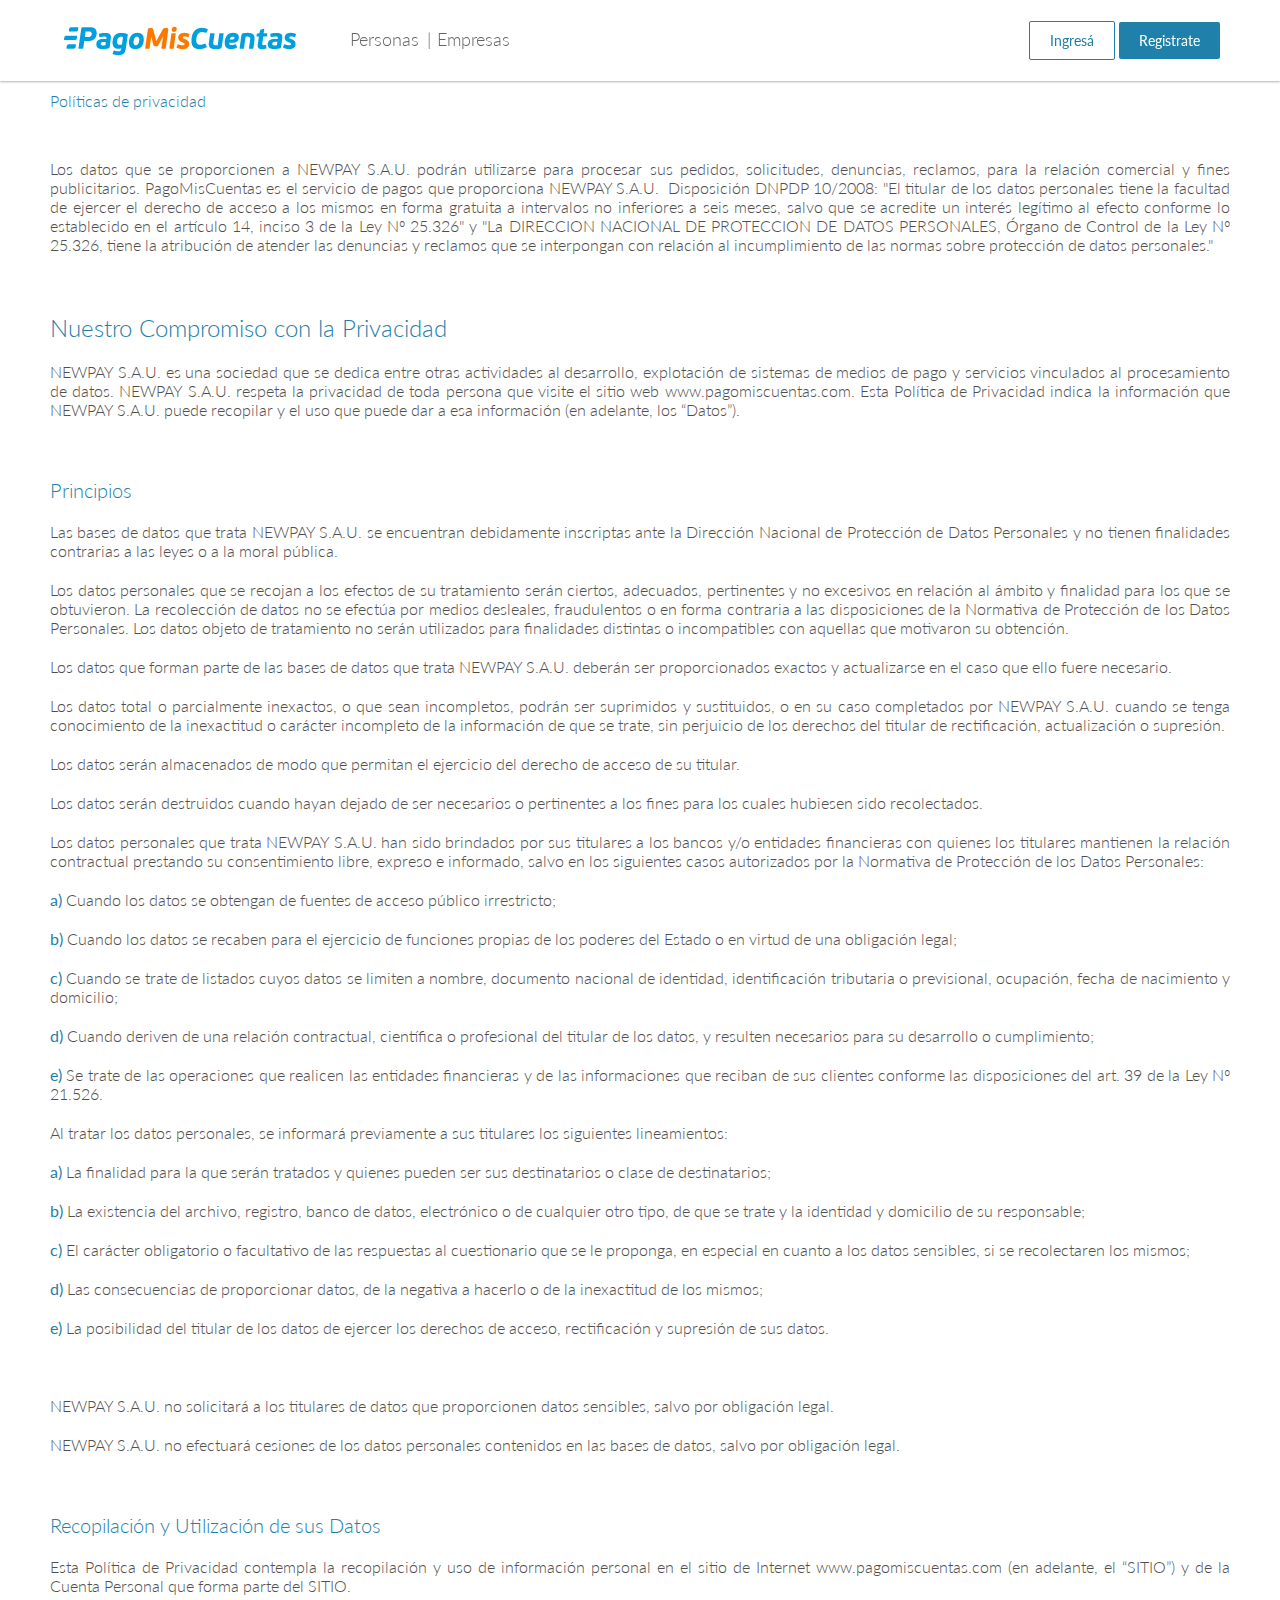
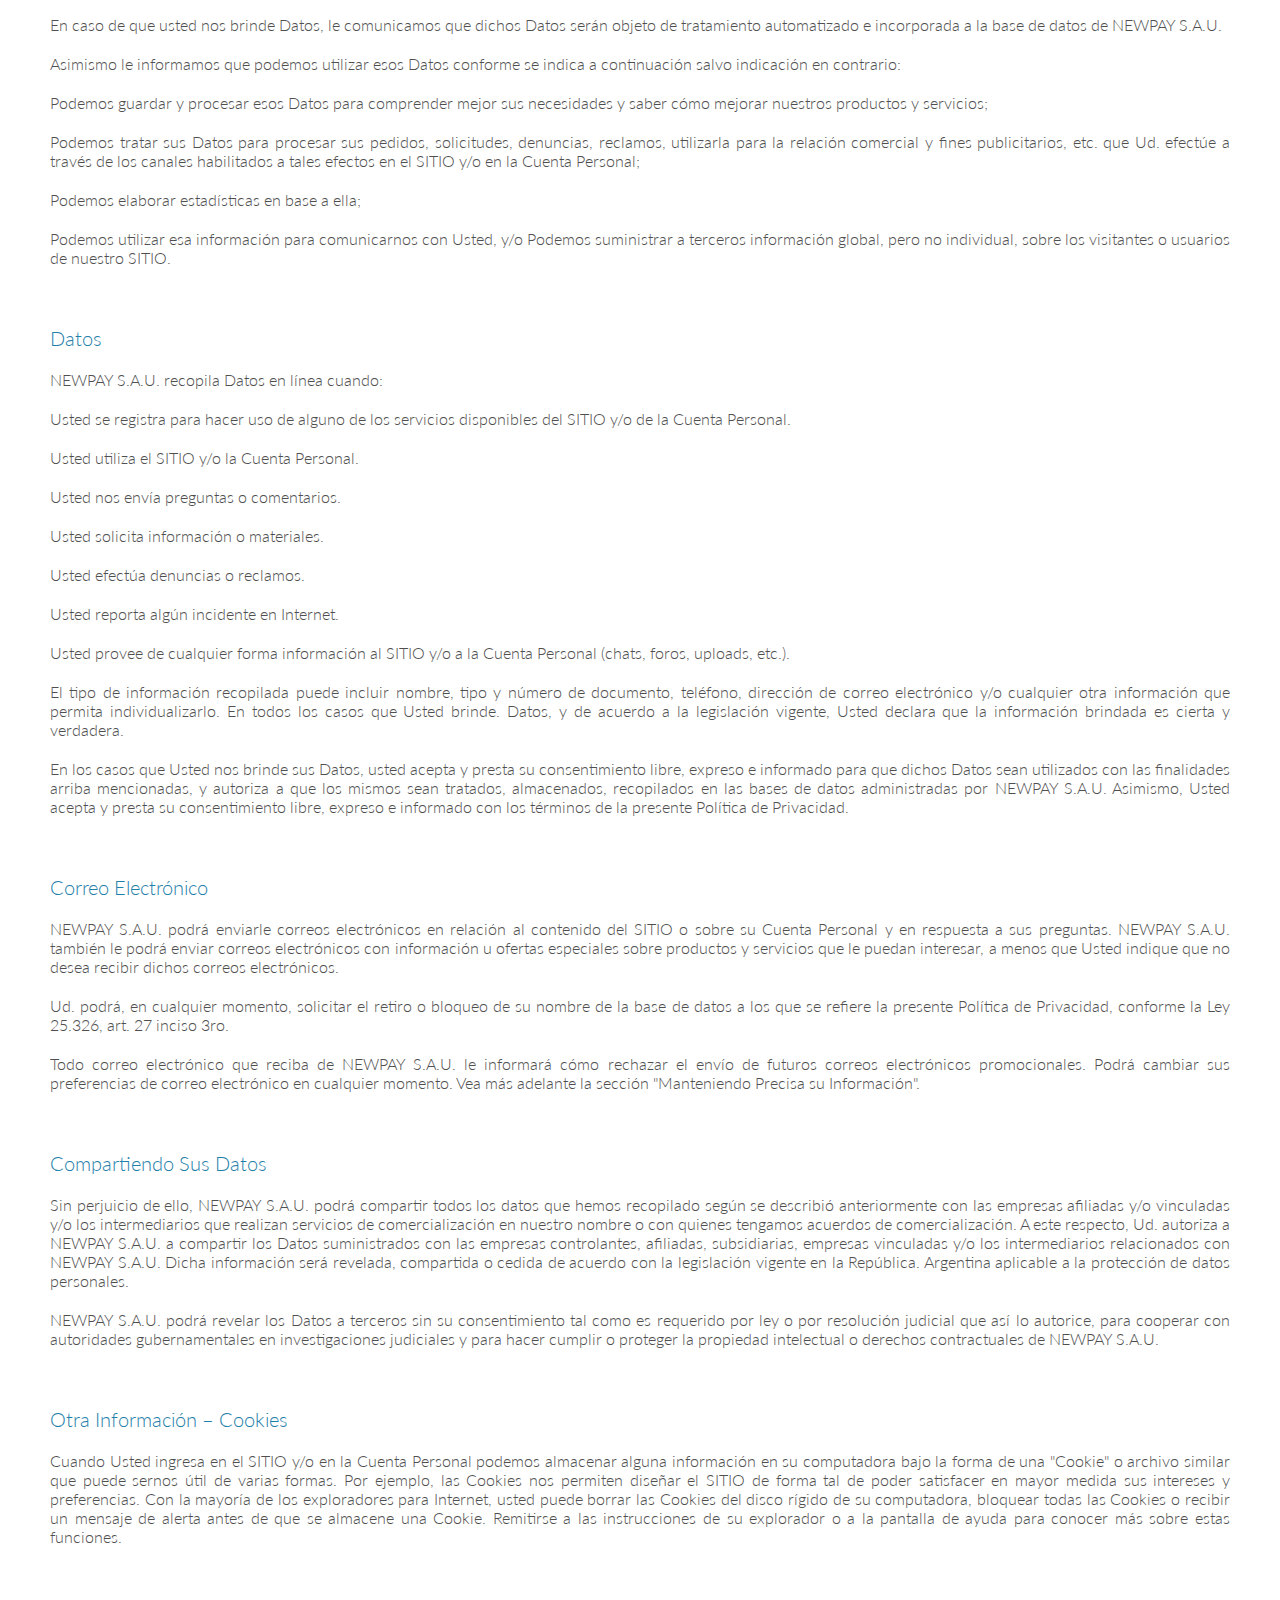
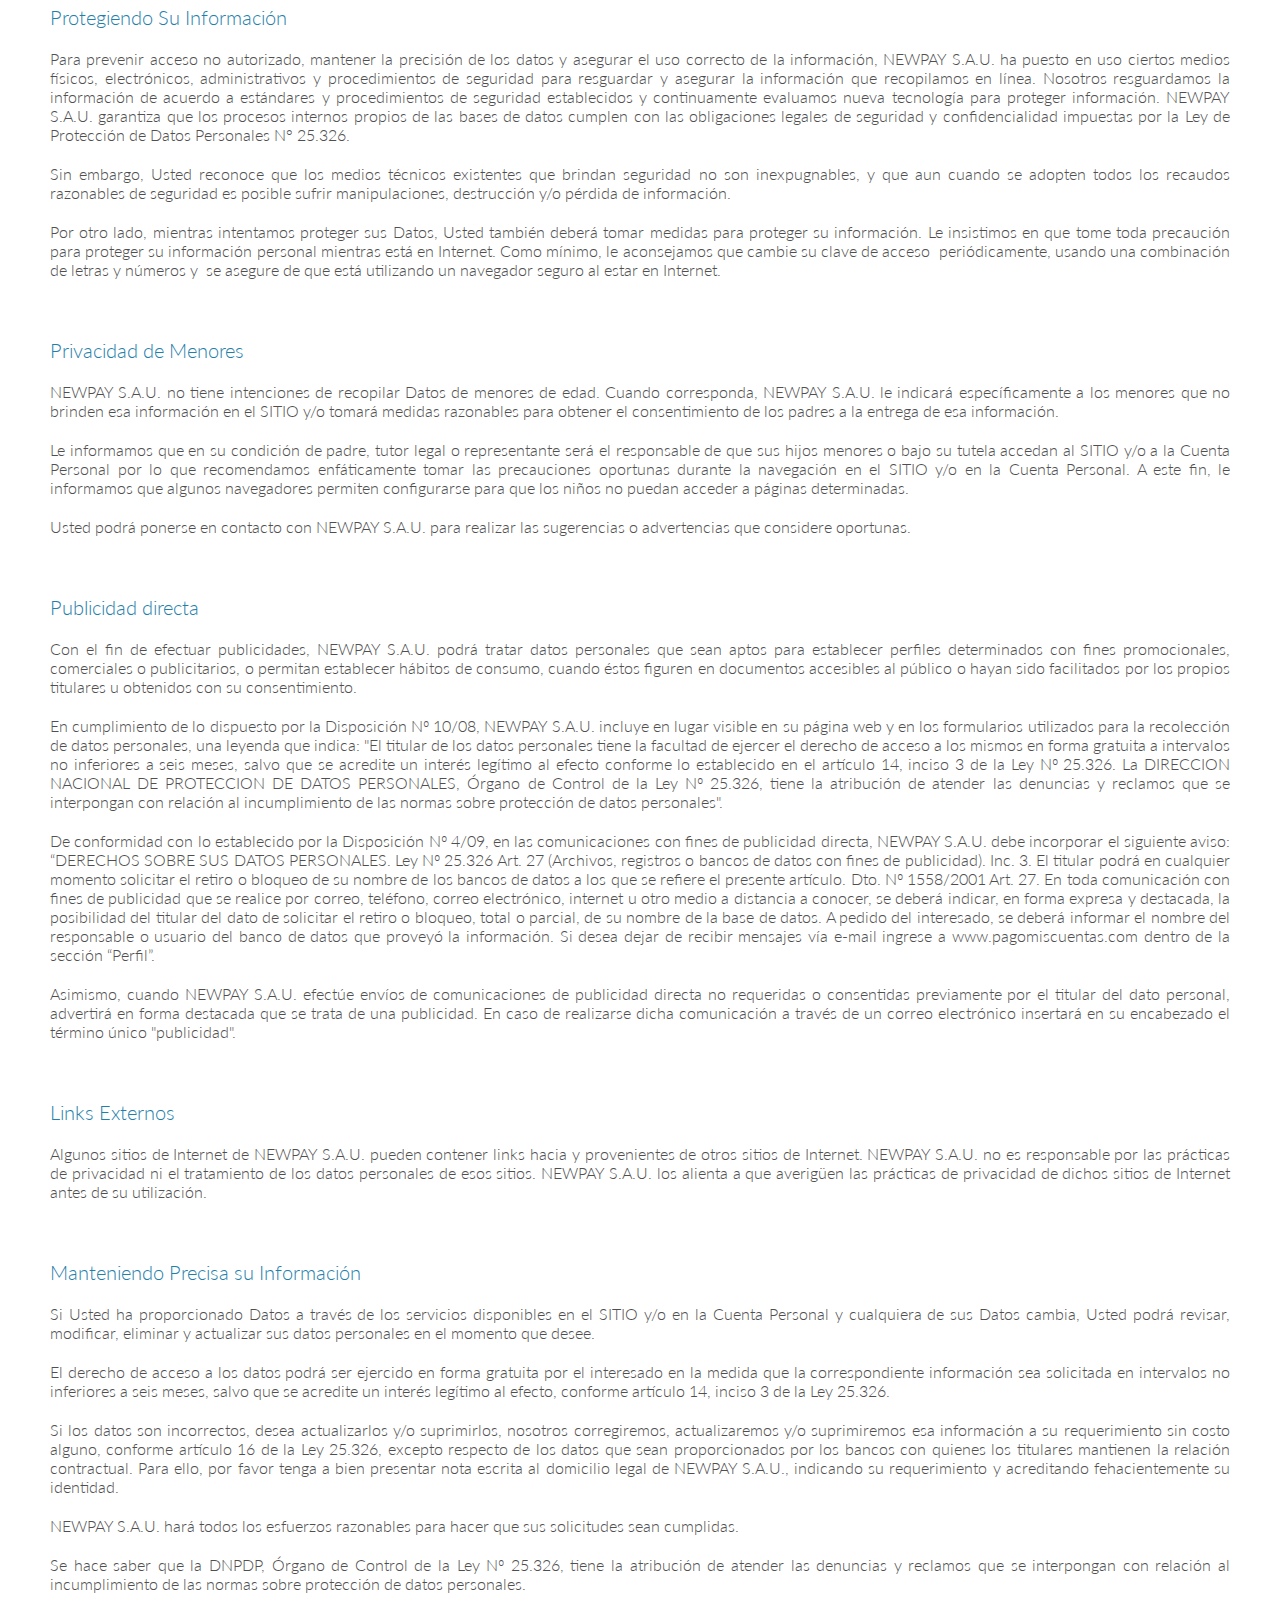
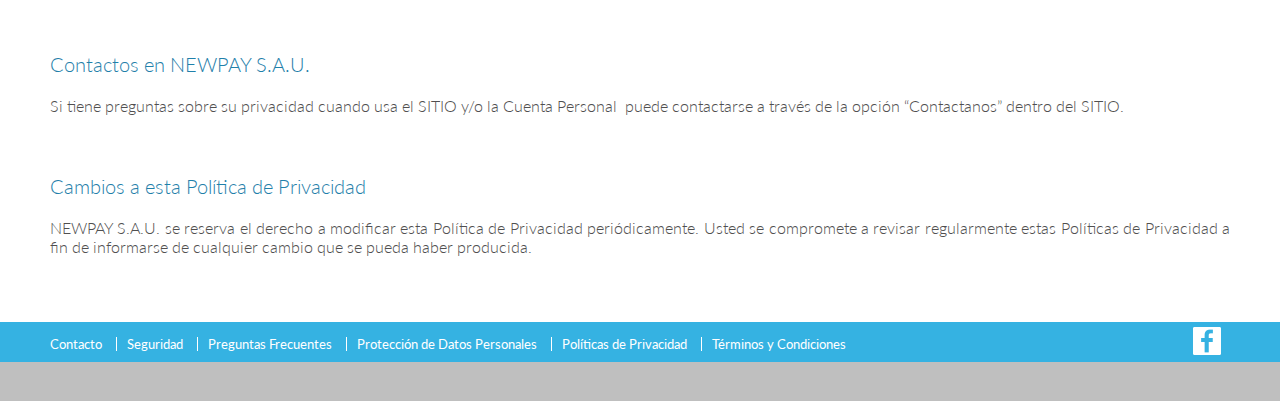
<file: pagomiscuentas.com/politica-de-privacidad.html>
<!DOCTYPE html>
<!--[if IEMobile 7]><html class="no-js ie iem7" lang="es" dir="ltr"><![endif]-->
<!--[if lte IE 6]><html class="no-js ie lt-ie9 lt-ie8 lt-ie7" lang="es" dir="ltr"><![endif]-->
<!--[if (IE 7)&(!IEMobile)]><html class="no-js ie lt-ie9 lt-ie8" lang="es" dir="ltr"><![endif]-->
<!--[if IE 8]><html class="no-js ie lt-ie9" lang="es" dir="ltr"><![endif]-->
<!--[if (gte IE 9)|(gt IEMobile 7)]><html class="no-js ie" lang="es" dir="ltr"><![endif]-->
<!--[if !IE]><!--><html class="no-js" lang="es" dir="ltr"><!--<![endif]-->


<!-- Mirrored from pagomiscuentas.com/politica-de-privacidad by HTTrack Website Copier/3.x [XR&CO'2014], Mon, 29 Apr 2024 20:27:56 GMT -->
<head>
  <meta charset="utf-8" />
<meta name="HandheldFriendly" content="true" />
<link rel="profile" href="http://www.w3.org/1999/xhtml/vocab" />
<meta name="MobileOptimized" content="width" />
<link rel="apple-touch-icon-precomposed" href="sites/all/themes/omega/omega/apple-touch-icon-precomposed-114x114.png" sizes="114x114" />
<link rel="apple-touch-icon-precomposed" href="sites/all/themes/omega/omega/apple-touch-icon-precomposed-72x72.png" sizes="72x72" />
<link rel="apple-touch-icon-precomposed" href="sites/all/themes/omega/omega/apple-touch-icon-precomposed-144x144.png" sizes="144x144" />
<meta http-equiv="cleartype" content="on" />
<link rel="shortcut icon" href="sites/all/themes/pmcbotondepagopublico_theme/favicon.ico" type="image/vnd.microsoft.icon" />
<link rel="canonical" href="politica-de-privacidad.html" />
<meta name="generator" content="Drupal 7 (http://drupal.org)" />
<meta property="og:title" content="Política de Privacidad" />
<link rel="apple-touch-icon-precomposed" href="sites/all/themes/omega/omega/apple-touch-icon-precomposed.png" />
<link rel="shortlink" href="politica-de-privacidad.html" />
<meta property="og:url" content="/politica-de-privacidad" />
<meta property="og:site_name" content="PagoMisCuentas" />
<meta property="og:type" content="article" />
<meta name="viewport" content="width=device-width, initial-scale=1.0, minimum-scale=1.0, maximum-scale=1.0" />
<meta name="facebook-domain-verification" content="dxazxmea7j7cyclfkmmndx4dgd4wfl" />
  <title>Política de Privacidad | PagoMisCuentas</title>
  <link type="text/css" rel="stylesheet" href="sites/pagomiscuentas.com/files/css/css_RN2ZdZZi8gHeW4RtJDgmx3nRFr8grqMafJQ5pBL8Ksw.css" media="all" />
<link type="text/css" rel="stylesheet" href="sites/pagomiscuentas.com/files/css/css_ikK6MD8MXJCecPOBCmAR4LDmGh49xkxfJoRT71gEwzg.css" media="all" />
<link type="text/css" rel="stylesheet" href="sites/pagomiscuentas.com/files/css/css_TMOlRB2AgoHOempwBPQSTKK-BUbo7GlSFFyXfX8oHvI.css" media="all" />
<link type="text/css" rel="stylesheet" href="sites/pagomiscuentas.com/files/css/css_eBbQi-howkqd-ccIQVRJDGqZmAsqEv6_rmog00mWNCA.css" media="all and (max-width:767px)" />

<!--[if (gt IE 8) | (IEMobile)]><!-->
<link type="text/css" rel="stylesheet" href="sites/pagomiscuentas.com/files/css/css_hVdA6WkZHXbii8mygodppwc0O9gzTt5buwdHO2uefDo.css" media="all" />
<!--<![endif]-->

<!--[if (IE 7) | (IE 8)]>
<link type="text/css" rel="stylesheet" href="/sites/pagomiscuentas.com/files/css/css_-i5aAJTwo8T8dO--pn27k6ltzzRoOIsJ6cmD_payS_M.css" media="all" />
<![endif]-->
<link type="text/css" rel="stylesheet" href="http://fonts.googleapis.com/css?family=Lato:100,300,400,700" media="all" />
  
  <!-- Google Tag Manager -->
  <script>(function(w,d,s,l,i){w[l]=w[l]||[];w[l].push({'gtm.start':
  new Date().getTime(),event:'gtm.js'});var f=d.getElementsByTagName(s)[0],
  j=d.createElement(s),dl=l!='dataLayer'?'&l='+l:'';j.async=true;j.src=
  '../www.googletagmanager.com/gtm5445.html?id='+i+dl;f.parentNode.insertBefore(j,f);
  })(window,document,'script','dataLayer','GTM-WMJTWVL');</script>
  <!-- End Google Tag Manager -->
</head>
<body class="html not-front not-logged-in page-node page-node- page-node-19 node-type-basic-page full loading no-animation section-politica-de-privacidad"  class="html not-front not-logged-in page-node page-node- page-node-19 node-type-basic-page full loading no-animation section-politica-de-privacidad">
  <!-- Google Tag Manager (noscript) -->
  <noscript><iframe src="https://www.googletagmanager.com/ns.html?id=GTM-WMJTWVL"
  height="0" width="0" style="display:none;visibility:hidden"></iframe></noscript>
  <!-- End Google Tag Manager (noscript) -->
  <div id="skip-link">
    <a href="#main-content" class="element-invisible element-focusable">Pasar al contenido principal</a>
  </div>
    <div id="feature_prisma_layouts_base">
	<header id="feature_prisma_layouts_base_header" class="clearfix">
		<div class="grid-container">
			<div class="grid-100 tablet-grid-100 mobile-grid-100 grid-parent">
				<div class="grid-25 tablet-grid-25 mobile-grid-80"><div class="panels-style-custom clearfix " data-animation="">
  	<div class="panels-style-custom clearfix " data-animation="">
  	<div class="panel-pane pane-fieldable-panels-pane pane-uuid-b81af1cf-6188-4560-96a0-3bafefadebd4 pane-bundle-logo">
            <a href="index.html" title=""><img alt="" title="" src="sites/all/themes/pmcbotondepagopublico_theme/logo.png" /></a>    </div>
</div></div></div>
				<div class="grid-35 tablet-grid-35 mobile-grid-20"><div class="panels-style-custom clearfix " data-animation="">
  	<div class="panel-pane pane-fieldable-panels-pane pane-vuuid-45220985-43e0-4a69-9e32-c68914d79778 pane-bundle-menu">
            <div id="main-menu" class="menu-mobile-sidebar menu-display-horizontal">
	<div id="main-menu-top">
		<a href="#main-menu-nav" id="main-menu-nav-open-btn" class="nav-btn">menu</a>	</div>
	<div id="main-menu-nav" class="menu-navigation ">
		<ul class="menu"><li class="first expanded"><a href="como-ingreso.html">Personas</a><ul class="menu"><li class="first leaf"><a href="como-ingreso.html">Cómo ingreso</a></li>
<li class="leaf"><a href="como-me-registro.html">Cómo me registro</a></li>
<li class="leaf"><a href="como-pago.html">Cómo pago</a></li>
<li class="last leaf"><a href="que-puedo-pagar.html">Qué puedo pagar</a></li>
</ul></li>
<li class="last leaf"><a href="https://pmcempresas.pagomiscuentas.com.ar/" target="_blank">Empresas</a></li>
</ul>	</div>
</div>
    </div>
</div></div>
				<div class="grid-40 tablet-grid-40 mobile-grid-100 sidebar-menu"><div class="panels-style-custom clearfix " data-animation="">
  	<div class="panel-pane pane-fieldable-panels-pane pane-vuuid-dbccd924-1160-4baf-8635-6b96175929e9 pane-bundle-custom-content">
            <div id="custom_content_512" class="custom-content-top clearfix">
    
	<div class="clearfix custom-content-image"></div>
	<div class="clearfix">
		
	</div>
	<div class="clearfix"><p style="text-align: right;">

<a class="boton-azul-border" href="https://paysrv3.pagomiscuentas.com/pmctas/home.do" target="_blank" onclick="dataLayer.push({'event': 'trackEvent', 'eventCategory': 'Login', 'eventAction': 'clic', 'eventLabel': 'Menu Superior-Sitio publico'});">Ingresá</a>

 <a class="boton-azul" href="https://paysrv3.pagomiscuentas.com/pmctas/new.do" target="_blank" onclick="dataLayer.push({'event': 'trackEvent', 'eventCategory': 'Registrate', 'eventAction': 'clic', 'eventLabel': 'Menu Superior-Sitio publico'});">Registrate</a>

</p></div></div>
    </div>
</div></div>
			</div>
		</div>
	</header>
	<main id="feature_prisma_layouts_base_content" class="clearfix">
		<div class="panels-style-custom clearfix " data-animation="">
  	<div class="panels-style-custom clearfix " data-animation="">
  	<div class="panel-pane pane-page-content">
            <div id="feature_prisma_layouts_content">
  <div id="feature_prisma_layouts_content_middle" class="clearfix">
    <div class="row_region clearfix relative">
          </div>
    <div class="row_region clearfix bg-color-gray relative">
      <div class="grid-container">
        <div class="grid-100 tablet-grid-100 mobile-grid-100"></div>
      </div>
    </div>
    <div class="row_region clearfix relative">
      <div class="grid-container">
        <div class="grid-100 tablet-grid-100 mobile-grid-100"><div class="panel-pane pane-fieldable-panels-pane pane-vuuid-80b9f4e4-174c-4374-9e27-115cf04f8d4f pane-bundle-custom-content">
            <div id="custom_content_105" class="custom-content-top clearfix">
    
	<div class="clearfix custom-content-image"></div>
	<div class="clearfix">
		<h1 class="pane-title">Políticas de privacidad</h1>

	</div>
	<div class="clearfix"><div style="text-align:justify">
<p> </p>
<p><span style="font-size:16px">Los datos que se proporcionen a NEWPAY S.A.U. podrán utilizarse para procesar sus pedidos, solicitudes, denuncias, reclamos, para la relación comercial y fines publicitarios. PagoMisCuentas es el servicio de pagos que proporciona NEWPAY S.A.U.  Disposición DNPDP 10/2008: "El titular de los datos personales tiene la facultad de ejercer el derecho de acceso a los mismos en forma gratuita a intervalos no inferiores a seis meses, salvo que se acredite un interés legítimo al efecto conforme lo establecido en el artículo 14, inciso 3 de la Ley Nº 25.326" y "La DIRECCION NACIONAL DE PROTECCION DE DATOS PERSONALES, Órgano de Control de la Ley Nº 25.326, tiene la atribución de atender las denuncias y reclamos que se interpongan con relación al incumplimiento de las normas sobre protección de datos personales."</span></p>
<p> </p>
<p><span style="font-size:24px"><span class="texto-rosa">Nuestro Compromiso con la Privacidad</span></span></p>
<p><span style="font-size:16px">NEWPAY S.A.U. es una sociedad que se dedica entre otras actividades al desarrollo, explotación de sistemas de medios de pago y servicios vinculados al procesamiento de datos. NEWPAY S.A.U. respeta la privacidad de toda persona que visite el sitio web www.pagomiscuentas.com. Esta Política de Privacidad indica la información que NEWPAY S.A.U. puede recopilar y el uso que puede dar a esa información (en adelante, los “Datos”).</span></p>
<p> </p>
<p><span class="texto-rosa"><span style="font-size:20px">Principios</span></span></p>
<p><span style="font-size:16px">Las bases de datos que trata NEWPAY S.A.U. se encuentran debidamente inscriptas ante la Dirección Nacional de Protección de Datos Personales y no tienen finalidades contrarias a las leyes o a la moral pública. </span></p>
<p><span style="font-size:16px">Los datos personales que se recojan a los efectos de su tratamiento serán ciertos, adecuados, pertinentes y no excesivos en relación al ámbito y finalidad para los que se obtuvieron. La recolección de datos no se efectúa por medios desleales, fraudulentos o en forma contraria a las disposiciones de la Normativa de Protección de los Datos Personales. Los datos objeto de tratamiento no serán utilizados para finalidades distintas o incompatibles con aquellas que motivaron su obtención.</span></p>
<p><span style="font-size:16px">Los datos que forman parte de las bases de datos que trata NEWPAY S.A.U. deberán ser proporcionados exactos y actualizarse en el caso que ello fuere necesario.</span></p>
<p><span style="font-size:16px">Los datos total o parcialmente inexactos, o que sean incompletos, podrán ser suprimidos y sustituidos, o en su caso completados por NEWPAY S.A.U. cuando se tenga conocimiento de la inexactitud o carácter incompleto de la información de que se trate, sin perjuicio de los derechos del titular de rectificación, actualización o supresión.</span></p>
<p><span style="font-size:16px">Los datos serán almacenados de modo que permitan el ejercicio del derecho de acceso de su titular.</span></p>
<p><span style="font-size:16px">Los datos serán destruidos cuando hayan dejado de ser necesarios o pertinentes a los fines para los cuales hubiesen sido recolectados.</span></p>
<p><span style="font-size:16px">Los datos personales que trata NEWPAY S.A.U. han sido brindados por sus titulares a los bancos y/o entidades financieras con quienes los titulares mantienen la relación contractual prestando su consentimiento libre, expreso e informado, salvo en los siguientes casos autorizados por la Normativa de Protección de los Datos Personales:</span></p>
<p><span style="font-size:16px"><span class="texto-rosa"><strong>a)</strong></span> Cuando los datos se obtengan de fuentes de acceso público irrestricto;</span></p>
<p><span style="font-size:16px"><span class="texto-rosa"><strong>b)</strong></span> Cuando los datos se recaben para el ejercicio de funciones propias de los poderes del Estado o en virtud de una obligación legal;</span></p>
<p><span style="font-size:16px"><strong><span class="texto-rosa">c)</span></strong> Cuando se trate de listados cuyos datos se limiten a nombre, documento nacional de identidad, identificación tributaria o previsional, ocupación, fecha de nacimiento y domicilio;</span></p>
<p><span style="font-size:16px"><span class="texto-rosa"><strong>d)</strong></span> Cuando deriven de una relación contractual, científica o profesional del titular de los datos, y resulten necesarios para su desarrollo o cumplimiento;</span></p>
<p><span style="font-size:16px"><span class="texto-rosa"><strong>e)</strong></span> Se trate de las operaciones que realicen las entidades financieras y de las informaciones que reciban de sus clientes conforme las disposiciones del art. 39 de la Ley Nº 21.526.</span></p>
<p><span style="font-size:16px">Al tratar los datos personales, se informará previamente a sus titulares los siguientes lineamientos:</span></p>
<p><span style="font-size:16px"><span class="texto-rosa"><strong>a)</strong></span> La finalidad para la que serán tratados y quienes pueden ser sus destinatarios o clase de destinatarios;</span></p>
<p><span style="font-size:16px"><span class="texto-rosa"><strong>b)</strong></span> La existencia del archivo, registro, banco de datos, electrónico o de cualquier otro tipo, de que se trate y la identidad y domicilio de su responsable;</span></p>
<p><span style="font-size:16px"><span class="texto-rosa"><strong>c)</strong></span> El carácter obligatorio o facultativo de las respuestas al cuestionario que se le proponga, en especial en cuanto a los datos sensibles, si se recolectaren los mismos;</span></p>
<p><span style="font-size:16px"><span class="texto-rosa"><strong>d)</strong></span> Las consecuencias de proporcionar datos, de la negativa a hacerlo o de la inexactitud de los mismos;</span></p>
<p><span style="font-size:16px"><span class="texto-rosa"><strong>e)</strong></span> La posibilidad del titular de los datos de ejercer los derechos de acceso, rectificación y supresión de sus datos.</span></p>
<p> </p>
<p><span style="font-size:16px">NEWPAY S.A.U. no solicitará a los titulares de datos que proporcionen datos sensibles, salvo por obligación legal.</span></p>
<p><span style="font-size:16px">NEWPAY S.A.U. no efectuará cesiones de los datos personales contenidos en las bases de datos, salvo por obligación legal.</span></p>
<p> </p>
<p><span style="font-size:20px; color:rgb(31, 128, 170)">Recopilación y Utilización de sus Datos</span></p>
<p><span style="font-size:16px">Esta Política de Privacidad contempla la recopilación y uso de información personal en el sitio de Internet www.pagomiscuentas.com (en adelante, el “SITIO”) y de la Cuenta Personal que forma parte del SITIO.</span></p>
<p><span style="font-size:16px">En caso de que usted nos brinde Datos, le comunicamos que dichos Datos serán objeto de tratamiento automatizado e incorporada a la base de datos de NEWPAY S.A.U.</span></p>
<p><span style="font-size:16px">Asimismo le informamos que podemos utilizar esos Datos conforme se indica a continuación salvo indicación en contrario:</span></p>
<p><span style="font-size:16px">Podemos guardar y procesar esos Datos para comprender mejor sus necesidades y saber cómo mejorar nuestros productos y servicios;</span></p>
<p><span style="font-size:16px">Podemos tratar sus Datos para procesar sus pedidos, solicitudes, denuncias, reclamos, utilizarla para la relación comercial y fines publicitarios, etc. que Ud. efectúe a través de los canales habilitados a tales efectos en el SITIO y/o en la Cuenta Personal;</span></p>
<p><span style="font-size:16px">Podemos elaborar estadísticas en base a ella;</span></p>
<p><span style="font-size:16px">Podemos utilizar esa información para comunicarnos con Usted, y/o Podemos suministrar a terceros información global, pero no individual, sobre los visitantes o usuarios de nuestro SITIO.</span></p>
<p> </p>
<p><span style="font-size:20px; color:rgb(31, 128, 170)">Datos</span></p>
<p><span style="font-size:16px">NEWPAY S.A.U. recopila Datos en línea cuando:</span></p>
<p><span style="font-size:16px">Usted se registra para hacer uso de alguno de los servicios disponibles del SITIO y/o de la Cuenta Personal.</span></p>
<p><span style="font-size:16px">Usted utiliza el SITIO y/o la Cuenta Personal.</span></p>
<p><span style="font-size:16px">Usted nos envía preguntas o comentarios.</span></p>
<p><span style="font-size:16px">Usted solicita información o materiales.</span></p>
<p><span style="font-size:16px">Usted efectúa denuncias o reclamos.</span></p>
<p><span style="font-size:16px">Usted reporta algún incidente en Internet.</span></p>
<p><span style="font-size:16px">Usted provee de cualquier forma información al SITIO y/o a la Cuenta Personal (chats, foros, uploads, etc.).</span></p>
<p><span style="font-size:16px">El tipo de información recopilada puede incluir nombre, tipo y número de documento, teléfono, dirección de correo electrónico y/o cualquier otra información que permita individualizarlo. En todos los casos que Usted brinde. </span><span style="font-size:16px">Datos, y de acuerdo a la legislación vigente, Usted declara que la información brindada es cierta y verdadera.</span></p>
<p><span style="font-size:16px">En los casos que Usted nos brinde sus Datos, usted acepta y presta su consentimiento libre, expreso e informado para que dichos Datos sean utilizados con las finalidades arriba mencionadas, y autoriza a que los mismos sean tratados, almacenados, recopilados en las bases de datos administradas por NEWPAY S.A.U. Asimismo, Usted acepta y presta su consentimiento libre, expreso e informado con los términos de la presente Política de Privacidad.</span></p>
<p> </p>
<p><span style="color:rgb(31, 128, 170); font-size:20px">Correo Electrónico</span></p>
<p><span style="font-size:16px">NEWPAY S.A.U. podrá enviarle correos electrónicos en relación al contenido del SITIO o sobre su Cuenta Personal y en respuesta a sus preguntas. NEWPAY S.A.U. también le podrá enviar correos electrónicos con información u ofertas especiales sobre productos y servicios que le puedan interesar, a menos que Usted indique que no desea recibir dichos correos electrónicos.</span></p>
<p><span style="font-size:16px">Ud. podrá, en cualquier momento, solicitar el retiro o bloqueo de su nombre de la base de datos a los que se refiere la presente Política de Privacidad, conforme la Ley 25.326, art. 27 inciso 3ro.</span></p>
<p><span style="font-size:16px">Todo correo electrónico que reciba de NEWPAY S.A.U. le informará cómo rechazar el envío de futuros correos electrónicos promocionales. Podrá cambiar sus preferencias de correo electrónico en cualquier momento. Vea más adelante la sección "Manteniendo Precisa su Información".</span></p>
<p> </p>
<p><span style="font-size:20px; color:rgb(31, 128, 170)">Compartiendo Sus Datos</span></p>
<p><span style="font-size:16px">Sin perjuicio de ello, NEWPAY S.A.U. podrá compartir todos los datos que hemos recopilado según se describió anteriormente con las empresas afiliadas y/o vinculadas y/o los intermediarios que realizan servicios de comercialización en nuestro nombre o con quienes tengamos acuerdos de comercialización. A este respecto, Ud. autoriza a NEWPAY S.A.U. a compartir los Datos suministrados con las empresas controlantes, afiliadas, subsidiarias, empresas vinculadas y/o los intermediarios relacionados con NEWPAY S.A.U. Dicha información será revelada, compartida o cedida de acuerdo con la legislación vigente en la República. </span><span style="font-size:16px">Argentina aplicable a la protección de datos personales.</span></p>
<p><span style="font-size:16px">NEWPAY S.A.U. podrá revelar los Datos a terceros sin su consentimiento tal como es requerido por ley o por resolución judicial que así lo autorice, para cooperar con autoridades gubernamentales en investigaciones judiciales y para hacer cumplir o proteger la propiedad intelectual o derechos contractuales de NEWPAY S.A.U.</span></p>
<p> </p>
<p><span style="color:rgb(31, 128, 170); font-size:20px">Otra Información – Cookies</span></p>
<p><span style="font-size:16px">Cuando Usted ingresa en el SITIO y/o en la Cuenta Personal podemos almacenar alguna información en su computadora bajo la forma de una "Cookie" o archivo similar que puede sernos útil de varias formas. Por ejemplo, las Cookies nos permiten diseñar el SITIO de forma tal de poder satisfacer en mayor medida sus intereses y preferencias. Con la mayoría de los exploradores para Internet, usted puede borrar las Cookies del disco rígido de su computadora, bloquear todas las Cookies o recibir un mensaje de alerta antes de que se almacene una Cookie. Remitirse a las instrucciones de su explorador o a la pantalla de ayuda para conocer más sobre estas funciones.</span></p>
<p> </p>
<p><span style="color:rgb(31, 128, 170); font-size:20px">Protegiendo Su Información</span></p>
<p><span style="font-size:16px">Para prevenir acceso no autorizado, mantener la precisión de los datos y asegurar el uso correcto de la información, NEWPAY S.A.U. ha puesto en uso ciertos medios físicos, electrónicos, administrativos y procedimientos de seguridad para resguardar y asegurar la información que recopilamos en línea. Nosotros resguardamos la información de acuerdo a estándares y procedimientos de seguridad establecidos y continuamente evaluamos nueva tecnología para proteger información. NEWPAY S.A.U. garantiza que los procesos internos propios de las bases de datos cumplen con las obligaciones legales de seguridad y confidencialidad impuestas por la Ley de Protección de Datos Personales N° 25.326.</span></p>
<p><span style="font-size:16px">Sin embargo, Usted reconoce que los medios técnicos existentes que brindan seguridad no son inexpugnables, y que aun cuando se adopten todos los recaudos razonables de seguridad es posible sufrir manipulaciones, destrucción y/o pérdida de información.</span></p>
<p><span style="font-size:16px">Por otro lado, mientras intentamos proteger sus Datos, Usted también deberá tomar medidas para proteger su información. Le insistimos en que tome toda precaución para proteger su información personal mientras está en Internet. Como mínimo, le aconsejamos que cambie su clave de acceso  periódicamente, usando una combinación de letras y números y  se asegure de que está utilizando un navegador seguro al estar en Internet.</span></p>
<p> </p>
<p><span style="color:rgb(31, 128, 170); font-size:20px">Privacidad de Menores</span></p>
<p><span style="font-size:16px">NEWPAY S.A.U. no tiene intenciones de recopilar Datos de menores de edad. Cuando corresponda, NEWPAY S.A.U. le indicará específicamente a los menores que no brinden esa información en el SITIO y/o tomará medidas razonables para obtener el consentimiento de los padres a la entrega de esa información.</span></p>
<p><span style="font-size:16px">Le informamos que en su condición de padre, tutor legal o representante será el responsable de que sus hijos menores o bajo su tutela accedan al SITIO y/o a la Cuenta Personal por lo que recomendamos enfáticamente tomar las precauciones oportunas durante la navegación en el SITIO y/o en la Cuenta Personal. A este fin, le informamos que algunos navegadores permiten configurarse para que los niños no puedan acceder a páginas determinadas.</span></p>
<p><span style="font-size:16px">Usted podrá ponerse en contacto con NEWPAY S.A.U. para realizar las sugerencias o advertencias que considere oportunas.</span></p>
<p> </p>
<p><span style="color:rgb(31, 128, 170); font-size:20px">Publicidad directa</span></p>
<p><span style="font-size:16px">Con el fin de efectuar publicidades, NEWPAY S.A.U. podrá tratar datos personales que sean aptos para establecer perfiles determinados con fines promocionales, comerciales o publicitarios, o permitan establecer hábitos de consumo, cuando éstos figuren en documentos accesibles al público o hayan sido facilitados por los propios titulares u obtenidos con su consentimiento.</span></p>
<p><span style="font-size:16px">En cumplimiento de lo dispuesto por la Disposición Nº 10/08, NEWPAY S.A.U. incluye en lugar visible en su página web y en los formularios utilizados para la recolección de datos personales, una leyenda que indica: "El titular de los datos personales tiene la facultad de ejercer el derecho de acceso a los mismos en forma gratuita a intervalos no inferiores a seis meses, salvo que se acredite un interés legítimo al efecto conforme lo establecido en el artículo 14, inciso 3 de la Ley Nº 25.326. La DIRECCION NACIONAL DE PROTECCION DE DATOS PERSONALES, Órgano de Control de la Ley Nº 25.326, tiene la atribución de atender las denuncias y reclamos que se interpongan con relación al incumplimiento de las normas sobre protección de datos personales".</span></p>
<p><span style="font-size:16px">De conformidad con lo establecido por la Disposición Nº 4/09, en las comunicaciones con fines de publicidad directa, NEWPAY S.A.U. debe incorporar el siguiente aviso: “DERECHOS SOBRE SUS DATOS PERSONALES. Ley Nº 25.326 Art. 27 (Archivos, registros o bancos de datos con fines de publicidad). Inc. 3. El titular podrá en cualquier momento solicitar el retiro o bloqueo de su nombre de los bancos de datos a los que se refiere el presente artículo. Dto. Nº 1558/2001 Art. 27. En toda comunicación con fines de publicidad que se realice por correo, teléfono, correo electrónico, internet u otro medio a distancia a conocer, se deberá indicar, en forma expresa y destacada, la posibilidad del titular del dato de solicitar el retiro o bloqueo, total o parcial, de su nombre de la base de datos. A pedido del interesado, se deberá informar el nombre del responsable o usuario del banco de datos que proveyó la información. Si desea dejar de recibir mensajes vía e-mail ingrese a www.pagomiscuentas.com dentro de la sección “Perfil”.</span></p>
<p><span style="font-size:16px">Asimismo, cuando NEWPAY S.A.U. efectúe envíos de comunicaciones de publicidad directa no requeridas o consentidas previamente por el titular del dato personal, advertirá en forma destacada que se trata de una publicidad. En caso de realizarse dicha comunicación a través de un correo electrónico insertará en su encabezado el término único "publicidad".</span></p>
<p> </p>
<p><span style="color:rgb(31, 128, 170); font-size:20px">Links Externos</span></p>
<p><span style="font-size:16px">Algunos sitios de Internet de NEWPAY S.A.U. pueden contener links hacia y provenientes de otros sitios de Internet. NEWPAY S.A.U. no es responsable por las prácticas de privacidad ni el tratamiento de los datos personales de esos sitios. NEWPAY S.A.U. los alienta a que averigüen las prácticas de privacidad de dichos sitios de Internet antes de su utilización.</span></p>
<p> </p>
<p><span style="color:rgb(31, 128, 170); font-size:20px">Manteniendo Precisa su Información</span></p>
<p><span style="font-size:16px">Si Usted ha proporcionado Datos a través de los servicios disponibles en el SITIO y/o en la Cuenta Personal y cualquiera de sus Datos cambia, Usted podrá revisar, modificar, eliminar y actualizar sus datos personales en el momento que desee.</span></p>
<p><span style="font-size:16px">El derecho de acceso a los datos podrá ser ejercido en forma gratuita por el interesado en la medida que la correspondiente información sea solicitada en intervalos no inferiores a seis meses, salvo que se acredite un interés legítimo al efecto, conforme artículo 14, inciso 3 de la Ley 25.326.</span></p>
<p><span style="font-size:16px">Si los datos son incorrectos, desea actualizarlos y/o suprimirlos, nosotros corregiremos, actualizaremos y/o suprimiremos esa información a su requerimiento sin costo alguno, conforme artículo 16 de la Ley 25.326, excepto respecto de los datos que sean proporcionados por los bancos con quienes los titulares mantienen la relación contractual. Para ello, por favor tenga a bien presentar nota escrita al domicilio legal de NEWPAY S.A.U., indicando su requerimiento y acreditando fehacientemente su identidad.</span></p>
<p><span style="font-size:16px">NEWPAY S.A.U. hará todos los esfuerzos razonables para hacer que sus solicitudes sean cumplidas.</span></p>
<p><span style="font-size:16px">Se hace saber que la DNPDP, Órgano de Control de la Ley Nº 25.326, tiene la atribución de atender las denuncias y reclamos que se interpongan con relación al incumplimiento de las normas sobre protección de datos personales.</span></p>
<p> </p>
<p><span style="color:rgb(31, 128, 170); font-size:20px">Contactos en NEWPAY S.A.U.</span></p>
<p><span style="font-size:16px">Si tiene preguntas sobre su privacidad cuando usa el SITIO y/o la Cuenta Personal  puede contactarse a través de la opción “Contactanos” dentro del SITIO.</span></p>
<p> </p>
<p><span style="color:rgb(31, 128, 170); font-size:20px">Cambios a esta Política de Privacidad</span></p>
<p class="text-s"><span style="font-size:16px">NEWPAY S.A.U. se reserva el derecho a modificar esta Política de Privacidad periódicamente. Usted se compromete a revisar regularmente estas Políticas de Privacidad a fin de informarse de cualquier cambio que se pueda haber producida.</span></p>
</div>
<p> </p>
</div></div>
    </div>
</div>
      </div>
    </div>
    <div class="row_region clearfix relative">
      <div class="grid-container">
        <div class="grid-100 tablet-grid-100 mobile-grid-100 grid-parent">
          <div class="grid-60 tablet-grid-60 mobile-grid-100"></div>
          <div class="grid-40 tablet-grid-40 mobile-grid-100"></div>
        </div>
      </div>
    </div>
    <div class="row_region clearfix bg-color-gray relative">
      <div class="grid-container">
        <div class="grid-100 tablet-grid-100 mobile-grid-100"></div>
      </div>
    </div>
    <div class="row_region clearfix relative">
      <div class="grid-container">
        <div class="grid-100 tablet-grid-100 mobile-grid-100"></div>
      </div>
    </div>
    <div class="row_region clearfix bg-color-gray relative">
      <div class="grid-container">
        <div class="grid-100 tablet-grid-100 mobile-grid-100"></div>
      </div>
    </div>
    <div class="row_region clearfix relative">
      <div class="grid-container">
        <div class="grid-100 tablet-grid-100 mobile-grid-100 grid-parent">
          <div class="grid-33 tablet-grid-33 mobile-grid-100"></div>
          <div class="grid-33 tablet-grid-33 mobile-grid-100"></div>
          <div class="grid-33 tablet-grid-33 mobile-grid-100"></div>
        </div>
      </div>
    </div>
    <div class="row_region clearfix relative">
      <div class="grid-container">
        <div class="grid-100 tablet-grid-100 mobile-grid-100"></div>
      </div>
    </div>
    <div class="row_region clearfix relative">
      <div class="grid-container">
        <div class="grid-100 tablet-grid-100 mobile-grid-100 grid-parent">
          <div class="grid-60 suffix-5 tablet-grid-60 tablet-suffix-5 mobile-grid-100"></div>
          <div class="grid-35 tablet-grid-35 mobile-grid-100"></div>
      </div>
    </div>
  </div>
  <div class="row_region clearfix relative">
    <div class="grid-container">
      <div class="grid-100 tablet-grid-100 mobile-grid-100"></div>
    </div>
  </div>
  <div class="row_region clearfix relative">
    <div class="grid-container">
      <div class="grid-100 tablet-grid-100 mobile-grid-100 grid-parent">
        <div class="grid-25 tablet-grid-25 mobile-grid-100"></div>
        <div class="grid-25 tablet-grid-25 mobile-grid-100"></div>
        <div class="grid-25 tablet-grid-25 mobile-grid-100"></div>
        <div class="grid-25 tablet-grid-25 mobile-grid-100"></div>
      </div>
    </div>
  </div>
  <div class="row_region clearfix relative">
    <div class="grid-container">
      <div class="grid-100 tablet-grid-100 mobile-grid-100"></div>
    </div>
  </div>
  <div class="row_region clearfix bg-color-gray relative">
    <div class="grid-container">
      <div class="grid-100 tablet-grid-100 mobile-grid-100"></div>
    </div>
  </div>
  <div class="row_region clearfix relative">
    <div class="grid-container">
      <div class="grid-100 tablet-grid-100 mobile-grid-100 grid-parent">
        <div class="grid-75 tablet-grid-75 mobile-grid-100"></div>
        <div class="grid-25 tablet-grid-25 mobile-grid-100"></div>
      </div>
    </div>
  </div>
  <div class="row_region clearfix relative">
    <div class="grid-container">
      <div class="grid-100 tablet-grid-100 mobile-grid-100 grid-parent">
        <div class="grid-25 tablet-grid-25 mobile-grid-100"></div>
        <div class="grid-75 tablet-grid-75 mobile-grid-100"></div>
      </div>
    </div>
  </div>
  <div class="row_region clearfix relative">
    <div class="grid-container">
      <div class="grid-100 tablet-grid-100 mobile-grid-100"></div>
    </div>
  </div>
  <div class="row_region clearfix bg-color-gray relative">
    <div class="grid-container">
      <div class="grid-100 tablet-grid-100 mobile-grid-100"></div>
    </div>
  </div>
  <div class="row_region clearfix relative">
    <div class="grid-container">
      <div class="grid-100 tablet-grid-100 mobile-grid-100 grid-parent">
        <div class="grid-50 tablet-grid-50 mobile-grid-100"></div>
        <div class="grid-50 tablet-grid-50 mobile-grid-100"></div>
      </div>
    </div>
  </div>
  <div class="row_region clearfix relative">
    <div class=""></div>
  </div>
  <div class="row_region clearfix relative">
    <div class="grid-container">
      <div class="grid-100 tablet-grid-100 mobile-grid-100"></div>
    </div>
  </div>
</div>
    </div>
</div></div>	</main>
	<footer id="feature_prisma_layouts_base_footer" class="clearfix">
		<div class="bg-color-blue">
			<div class="grid-container">
				<div class="grid-70 tablet-grid-70 mobile-grid-100"><div class="panels-style-custom clearfix " data-animation="">
  	<div class="panel-pane pane-fieldable-panels-pane pane-uuid-a77c423e-2f10-4eec-b4c9-b731f688fcd2 pane-bundle-menu">
            <div id="menu-footer" class="simple-menu menu-display-horizontal">
	<div class=" ">
		<ul class="menu"><li class="first leaf"><a href="contacto.html">Contacto</a></li>
<li class="leaf"><a href="seguridad.html">Seguridad</a></li>
<li class="leaf"><a href="preguntas-frecuentes.html">Preguntas Frecuentes</a></li>
<li class="leaf"><a href="proteccion-de-datos-personales.html">Protección de Datos Personales</a></li>
<li class="leaf"><a href="politica-de-privacidad.html" class="active">Políticas de Privacidad</a></li>
<li class="last leaf"><a href="terminos-y-condiciones.html">Términos y Condiciones</a></li>
</ul>	</div>
</div>
    </div>
</div></div>
				<div class="grid-30 tablet-grid-30 mobile-grid-100 text-right"><div class="panels-style-custom clearfix " data-animation="">
  	<div class="panel-pane pane-fieldable-panels-pane pane-vuuid-00c68e79-8e54-4c9c-a8b5-236a3bbbe941 pane-bundle-custom-content">
            <div id="custom_content_549" class="custom-content-top clearfix">
    
	<div class="clearfix custom-content-image"></div>
	<div class="clearfix">
		
	</div>
	<div class="clearfix"><p style="text-align:center"><a href="https://www.facebook.com/Pagomiscuentas/"><img alt="Facebook" title="Facebook" style="float: right;" class="media-element file-default" src="sites/pagomiscuentas.com/files/ico-facebook_1.png" /></a></p>
</div></div>
    </div>
</div></div>
			</div>
		</div>
		<div class="bg-color-gray">
			<div class="grid-container">
				<div class="grid-100 tablet-grid-100 mobile-gid-100">&nbsp;</div>
			</div>
		</div>
	</footer>
</div>
  
  <script src="sites/pagomiscuentas.com/files/js/js_HU3O34Uz7w6t9qYpjR1nhXS0scnRWS6Qxo_0pLvyshA.js"></script>
<script src="sites/pagomiscuentas.com/files/js/js_K-AYFej_QF3xaRnWojaY73euIS2XCoMgwHgRucT6zBg.js"></script>
<script src="sites/pagomiscuentas.com/files/js/js_gmFl5Ch-Vh69l04iVicVASgPyzgZzJPDWC166tWF79M.js"></script>
<script src="sites/pagomiscuentas.com/files/js/js_5dXe3g3tQRbfmiXa9z_E5HtPO1jkUdmepD7l0GFMxiU.js"></script>

<!--[if lt IE 9]>
<script src="/sites/pagomiscuentas.com/files/js/js_vGcLgcSz3rG85SrDhigCK_C10Ho69ukBjhD03yeVrO0.js"></script>
<![endif]-->
<script>jQuery.extend(Drupal.settings, {"basePath":"\/","pathPrefix":"","CToolsModal":{"modalSize":{"type":"scale","width":".9","height":".9","addWidth":0,"addHeight":0,"contentRight":25,"contentBottom":75},"modalOptions":{"opacity":".55","background-color":"#FFF"},"animationSpeed":"fast","modalTheme":"CToolsModalDialog","throbberTheme":"CToolsModalThrobber"}});</script>
  <script src="sites/pagomiscuentas.com/files/js/js_fWJh__iNuSEKqPOHN_8ppgpT7U05boyXw9UoZhLZ004.js"></script>

</body>

<!-- Mirrored from pagomiscuentas.com/politica-de-privacidad by HTTrack Website Copier/3.x [XR&CO'2014], Mon, 29 Apr 2024 20:27:58 GMT -->
</html>
<!-- Page cached by Boost @ 2023-06-05 17:00:52, expires @ 2023-06-05 17:01:52, lifetime 1 min -->
</file>
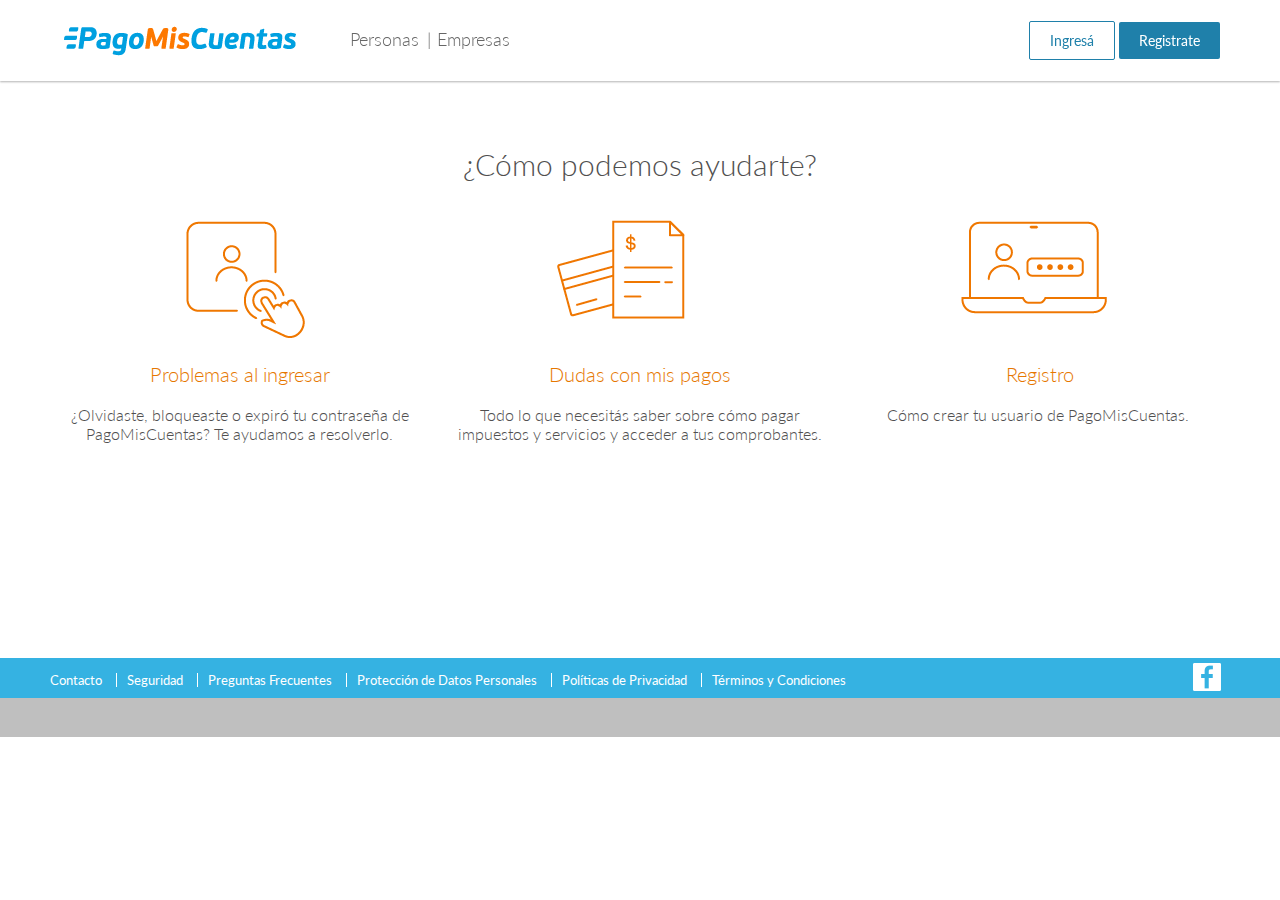
<file: pagomiscuentas.com/preguntas-frecuentes.html>
<!DOCTYPE html>
<!--[if IEMobile 7]><html class="no-js ie iem7" lang="es" dir="ltr"><![endif]-->
<!--[if lte IE 6]><html class="no-js ie lt-ie9 lt-ie8 lt-ie7" lang="es" dir="ltr"><![endif]-->
<!--[if (IE 7)&(!IEMobile)]><html class="no-js ie lt-ie9 lt-ie8" lang="es" dir="ltr"><![endif]-->
<!--[if IE 8]><html class="no-js ie lt-ie9" lang="es" dir="ltr"><![endif]-->
<!--[if (gte IE 9)|(gt IEMobile 7)]><html class="no-js ie" lang="es" dir="ltr"><![endif]-->
<!--[if !IE]><!--><html class="no-js" lang="es" dir="ltr"><!--<![endif]-->


<!-- Mirrored from pagomiscuentas.com/preguntas-frecuentes by HTTrack Website Copier/3.x [XR&CO'2014], Mon, 29 Apr 2024 20:27:47 GMT -->
<head>
  <meta charset="utf-8" />
<meta name="HandheldFriendly" content="true" />
<link rel="profile" href="http://www.w3.org/1999/xhtml/vocab" />
<meta name="MobileOptimized" content="width" />
<link rel="apple-touch-icon-precomposed" href="sites/all/themes/omega/omega/apple-touch-icon-precomposed-114x114.png" sizes="114x114" />
<link rel="apple-touch-icon-precomposed" href="sites/all/themes/omega/omega/apple-touch-icon-precomposed-72x72.png" sizes="72x72" />
<link rel="apple-touch-icon-precomposed" href="sites/all/themes/omega/omega/apple-touch-icon-precomposed-144x144.png" sizes="144x144" />
<meta http-equiv="cleartype" content="on" />
<link rel="shortcut icon" href="sites/all/themes/pmcbotondepagopublico_theme/favicon.ico" type="image/vnd.microsoft.icon" />
<link rel="canonical" href="preguntas-frecuentes.html" />
<meta name="generator" content="Drupal 7 (http://drupal.org)" />
<meta property="og:title" content="Preguntas Frecuentes" />
<link rel="apple-touch-icon-precomposed" href="sites/all/themes/omega/omega/apple-touch-icon-precomposed.png" />
<link rel="shortlink" href="preguntas-frecuentes.html" />
<meta property="og:url" content="/preguntas-frecuentes" />
<meta property="og:site_name" content="PagoMisCuentas" />
<meta property="og:type" content="article" />
<meta name="viewport" content="width=device-width, initial-scale=1.0, minimum-scale=1.0, maximum-scale=1.0" />
<meta name="facebook-domain-verification" content="dxazxmea7j7cyclfkmmndx4dgd4wfl" />
  <title>Preguntas Frecuentes | PagoMisCuentas</title>
  <link type="text/css" rel="stylesheet" href="sites/pagomiscuentas.com/files/css/css_RN2ZdZZi8gHeW4RtJDgmx3nRFr8grqMafJQ5pBL8Ksw.css" media="all" />
<link type="text/css" rel="stylesheet" href="sites/pagomiscuentas.com/files/css/css_ikK6MD8MXJCecPOBCmAR4LDmGh49xkxfJoRT71gEwzg.css" media="all" />
<link type="text/css" rel="stylesheet" href="sites/pagomiscuentas.com/files/css/css_TMOlRB2AgoHOempwBPQSTKK-BUbo7GlSFFyXfX8oHvI.css" media="all" />
<link type="text/css" rel="stylesheet" href="sites/pagomiscuentas.com/files/css/css_eBbQi-howkqd-ccIQVRJDGqZmAsqEv6_rmog00mWNCA.css" media="all and (max-width:767px)" />

<!--[if (gt IE 8) | (IEMobile)]><!-->
<link type="text/css" rel="stylesheet" href="sites/pagomiscuentas.com/files/css/css_hVdA6WkZHXbii8mygodppwc0O9gzTt5buwdHO2uefDo.css" media="all" />
<!--<![endif]-->

<!--[if (IE 7) | (IE 8)]>
<link type="text/css" rel="stylesheet" href="/sites/pagomiscuentas.com/files/css/css_-i5aAJTwo8T8dO--pn27k6ltzzRoOIsJ6cmD_payS_M.css" media="all" />
<![endif]-->
<link type="text/css" rel="stylesheet" href="http://fonts.googleapis.com/css?family=Lato:100,300,400,700" media="all" />
  
  <!-- Google Tag Manager -->
  <script>(function(w,d,s,l,i){w[l]=w[l]||[];w[l].push({'gtm.start':
  new Date().getTime(),event:'gtm.js'});var f=d.getElementsByTagName(s)[0],
  j=d.createElement(s),dl=l!='dataLayer'?'&l='+l:'';j.async=true;j.src=
  '../www.googletagmanager.com/gtm5445.html?id='+i+dl;f.parentNode.insertBefore(j,f);
  })(window,document,'script','dataLayer','GTM-WMJTWVL');</script>
  <!-- End Google Tag Manager -->
</head>
<body class="html not-front not-logged-in page-node page-node- page-node-7 node-type-basic-page full loading no-animation section-preguntas-frecuentes"  class="html not-front not-logged-in page-node page-node- page-node-7 node-type-basic-page full loading no-animation section-preguntas-frecuentes">
  <!-- Google Tag Manager (noscript) -->
  <noscript><iframe src="https://www.googletagmanager.com/ns.html?id=GTM-WMJTWVL"
  height="0" width="0" style="display:none;visibility:hidden"></iframe></noscript>
  <!-- End Google Tag Manager (noscript) -->
  <div id="skip-link">
    <a href="#main-content" class="element-invisible element-focusable">Pasar al contenido principal</a>
  </div>
    <div id="feature_prisma_layouts_base">
	<header id="feature_prisma_layouts_base_header" class="clearfix">
		<div class="grid-container">
			<div class="grid-100 tablet-grid-100 mobile-grid-100 grid-parent">
				<div class="grid-25 tablet-grid-25 mobile-grid-80"><div class="panels-style-custom clearfix " data-animation="">
  	<div class="panels-style-custom clearfix " data-animation="">
  	<div class="panel-pane pane-fieldable-panels-pane pane-uuid-b81af1cf-6188-4560-96a0-3bafefadebd4 pane-bundle-logo">
            <a href="index.html" title=""><img alt="" title="" src="sites/all/themes/pmcbotondepagopublico_theme/logo.png" /></a>    </div>
</div></div></div>
				<div class="grid-35 tablet-grid-35 mobile-grid-20"><div class="panels-style-custom clearfix " data-animation="">
  	<div class="panel-pane pane-fieldable-panels-pane pane-vuuid-45220985-43e0-4a69-9e32-c68914d79778 pane-bundle-menu">
            <div id="main-menu" class="menu-mobile-sidebar menu-display-horizontal">
	<div id="main-menu-top">
		<a href="#main-menu-nav" id="main-menu-nav-open-btn" class="nav-btn">menu</a>	</div>
	<div id="main-menu-nav" class="menu-navigation ">
		<ul class="menu"><li class="first expanded"><a href="como-ingreso.html">Personas</a><ul class="menu"><li class="first leaf"><a href="como-ingreso.html">Cómo ingreso</a></li>
<li class="leaf"><a href="como-me-registro.html">Cómo me registro</a></li>
<li class="leaf"><a href="como-pago.html">Cómo pago</a></li>
<li class="last leaf"><a href="que-puedo-pagar.html">Qué puedo pagar</a></li>
</ul></li>
<li class="last leaf"><a href="https://pmcempresas.pagomiscuentas.com.ar/" target="_blank">Empresas</a></li>
</ul>	</div>
</div>
    </div>
</div></div>
				<div class="grid-40 tablet-grid-40 mobile-grid-100 sidebar-menu"><div class="panels-style-custom clearfix " data-animation="">
  	<div class="panel-pane pane-fieldable-panels-pane pane-vuuid-dbccd924-1160-4baf-8635-6b96175929e9 pane-bundle-custom-content">
            <div id="custom_content_512" class="custom-content-top clearfix">
    
	<div class="clearfix custom-content-image"></div>
	<div class="clearfix">
		
	</div>
	<div class="clearfix"><p style="text-align: right;">

<a class="boton-azul-border" href="https://paysrv3.pagomiscuentas.com/pmctas/home.do" target="_blank" onclick="dataLayer.push({'event': 'trackEvent', 'eventCategory': 'Login', 'eventAction': 'clic', 'eventLabel': 'Menu Superior-Sitio publico'});">Ingresá</a>

 <a class="boton-azul" href="https://paysrv3.pagomiscuentas.com/pmctas/new.do" target="_blank" onclick="dataLayer.push({'event': 'trackEvent', 'eventCategory': 'Registrate', 'eventAction': 'clic', 'eventLabel': 'Menu Superior-Sitio publico'});">Registrate</a>

</p></div></div>
    </div>
</div></div>
			</div>
		</div>
	</header>
	<main id="feature_prisma_layouts_base_content" class="clearfix">
		<div class="panels-style-custom clearfix " data-animation="">
  	<div class="panels-style-custom clearfix " data-animation="">
  	<div class="panel-pane pane-page-content">
            <div id="feature_prisma_layouts_content">
  <div id="feature_prisma_layouts_content_middle" class="clearfix">
    <div class="row_region clearfix relative">
          </div>
    <div class="row_region clearfix bg-color-gray relative">
      <div class="grid-container">
        <div class="grid-100 tablet-grid-100 mobile-grid-100"></div>
      </div>
    </div>
    <div class="row_region clearfix relative">
      <div class="grid-container">
        <div class="grid-100 tablet-grid-100 mobile-grid-100"></div>
      </div>
    </div>
    <div class="row_region clearfix relative">
      <div class="grid-container">
        <div class="grid-100 tablet-grid-100 mobile-grid-100 grid-parent">
          <div class="grid-60 tablet-grid-60 mobile-grid-100"></div>
          <div class="grid-40 tablet-grid-40 mobile-grid-100"></div>
        </div>
      </div>
    </div>
    <div class="row_region clearfix bg-color-gray relative">
      <div class="grid-container">
        <div class="grid-100 tablet-grid-100 mobile-grid-100"></div>
      </div>
    </div>
    <div class="row_region clearfix relative">
      <div class="grid-container">
        <div class="grid-100 tablet-grid-100 mobile-grid-100"><div class="panels-style-custom clearfix title-align-left padding-top margin-top 0   text-m  " data-animation="">
  	<div class="panel-pane pane-fieldable-panels-pane pane-vuuid-a7fb1bfd-592c-456d-b6bc-92dd5398cc9b pane-bundle-custom-content">
            <div id="custom_content_640" class="custom-content-top clearfix">
    
	<div class="clearfix custom-content-image"></div>
	<div class="clearfix">
		
	</div>
	<div class="clearfix"><p style="text-align:center"><span style="font-size:30px; text-align:center">¿Cómo podemos ayudarte?</span></p>
</div></div>
    </div>
</div></div>
      </div>
    </div>
    <div class="row_region clearfix bg-color-gray relative">
      <div class="grid-container">
        <div class="grid-100 tablet-grid-100 mobile-grid-100"></div>
      </div>
    </div>
    <div class="row_region clearfix relative">
      <div class="grid-container">
        <div class="grid-100 tablet-grid-100 mobile-grid-100 grid-parent">
          <div class="grid-33 tablet-grid-33 mobile-grid-100"><div class="panel-pane pane-fieldable-panels-pane pane-vuuid-26e7c844-8525-43e3-95af-b49ce1a6c8bc pane-bundle-custom-content">
            <div id="custom_content_638" class="custom-content-top clearfix">
    
	<div class="clearfix custom-content-image"></div>
	<div class="clearfix">
		
	</div>
	<div class="clearfix"><p style="text-align:center"><a href="problemas-al-acceder.html"><img alt="problemas-ingresar" title="Problemas al ingresar" class="media-element file-default" src="sites/pagomiscuentas.com/files/pf-icono_problemas-ingresar_copia.png" /></a></p>
<div style="text-align:center"><a href="problemas-al-acceder.html"><span class="texto-naranja"><span style="font-size:20px">Problemas al ingresar</span></span></a></div>
<div style="text-align:center"> </div>
<div style="text-align:center">¿Olvidaste, bloqueaste o expiró tu contraseña de PagoMisCuentas? Te ayudamos a resolverlo.</div>
</div></div>
    </div>
</div>
          <div class="grid-33 tablet-grid-33 mobile-grid-100"><div class="panel-pane pane-fieldable-panels-pane pane-vuuid-6448e696-1665-4e74-b1ce-d3b51f2099ec pane-bundle-custom-content">
            <div id="custom_content_637" class="custom-content-top clearfix">
    
	<div class="clearfix custom-content-image"></div>
	<div class="clearfix">
		
	</div>
	<div class="clearfix"><p style="text-align:center"><a href="dudas-con-mis-pagos.html"><img alt="Dudas con mis pagos-N" class="media-element file-default" src="sites/pagomiscuentas.com/files/pf-icono_pago.png" /></a></p>
<div style="text-align:center">
<div style="font-size:16px"><a href="dudas-con-mis-pagos.html"><span class="texto-naranja"><span style="font-size:20px">Dudas con mis pagos</span></span></a></div>
<div style="font-size:16px"> </div>
<div style="font-size:16px">Todo lo que necesitás saber sobre cómo pagar impuestos y servicios y acceder a tus comprobantes.</div>
</div>
<p> </p>
</div></div>
    </div>
</div>
          <div class="grid-33 tablet-grid-33 mobile-grid-100"><div class="panel-pane pane-fieldable-panels-pane pane-vuuid-f83651a9-1359-4c39-bbcb-3a2443040286 pane-bundle-custom-content">
            <div id="custom_content_639" class="custom-content-top clearfix">
    
	<div class="clearfix custom-content-image"></div>
	<div class="clearfix">
		
	</div>
	<div class="clearfix"><p style="text-align:center"><a href="registro.html"><img alt="problemaderegistro" title="Problemas al ingresar" class="media-element file-default" src="sites/pagomiscuentas.com/files/pf-icono_registro.png" /></a></p>
<div style="text-align:center">
<div style="font-size:16px"><a href="registro.html"><span class="texto-naranja"><span style="font-size:20px">Registro</span></span></a></div>
<div style="font-size:16px"> </div>
<div style="font-size:16px">Cómo crear tu usuario de PagoMisCuentas. </div>
<div style="font-size:16px"> </div>
<div style="font-size:16px"> </div>
<div style="font-size:16px"> </div>
<div style="font-size:16px"> </div>
<div style="font-size:16px"> </div>
<div style="font-size:16px"> </div>
<div style="font-size:16px"> </div>
<div style="font-size:16px"> </div>
<div style="font-size:16px"> </div>
<div style="font-size:16px"> </div>
</div>
<p> </p>
</div></div>
    </div>
</div>
        </div>
      </div>
    </div>
    <div class="row_region clearfix relative">
      <div class="grid-container">
        <div class="grid-100 tablet-grid-100 mobile-grid-100"></div>
      </div>
    </div>
    <div class="row_region clearfix relative">
      <div class="grid-container">
        <div class="grid-100 tablet-grid-100 mobile-grid-100 grid-parent">
          <div class="grid-60 suffix-5 tablet-grid-60 tablet-suffix-5 mobile-grid-100"></div>
          <div class="grid-35 tablet-grid-35 mobile-grid-100"></div>
      </div>
    </div>
  </div>
  <div class="row_region clearfix relative">
    <div class="grid-container">
      <div class="grid-100 tablet-grid-100 mobile-grid-100"></div>
    </div>
  </div>
  <div class="row_region clearfix relative">
    <div class="grid-container">
      <div class="grid-100 tablet-grid-100 mobile-grid-100 grid-parent">
        <div class="grid-25 tablet-grid-25 mobile-grid-100"></div>
        <div class="grid-25 tablet-grid-25 mobile-grid-100"></div>
        <div class="grid-25 tablet-grid-25 mobile-grid-100"></div>
        <div class="grid-25 tablet-grid-25 mobile-grid-100"></div>
      </div>
    </div>
  </div>
  <div class="row_region clearfix relative">
    <div class="grid-container">
      <div class="grid-100 tablet-grid-100 mobile-grid-100"></div>
    </div>
  </div>
  <div class="row_region clearfix bg-color-gray relative">
    <div class="grid-container">
      <div class="grid-100 tablet-grid-100 mobile-grid-100"></div>
    </div>
  </div>
  <div class="row_region clearfix relative">
    <div class="grid-container">
      <div class="grid-100 tablet-grid-100 mobile-grid-100 grid-parent">
        <div class="grid-75 tablet-grid-75 mobile-grid-100"></div>
        <div class="grid-25 tablet-grid-25 mobile-grid-100"></div>
      </div>
    </div>
  </div>
  <div class="row_region clearfix relative">
    <div class="grid-container">
      <div class="grid-100 tablet-grid-100 mobile-grid-100 grid-parent">
        <div class="grid-25 tablet-grid-25 mobile-grid-100"></div>
        <div class="grid-75 tablet-grid-75 mobile-grid-100"></div>
      </div>
    </div>
  </div>
  <div class="row_region clearfix relative">
    <div class="grid-container">
      <div class="grid-100 tablet-grid-100 mobile-grid-100"></div>
    </div>
  </div>
  <div class="row_region clearfix bg-color-gray relative">
    <div class="grid-container">
      <div class="grid-100 tablet-grid-100 mobile-grid-100"></div>
    </div>
  </div>
  <div class="row_region clearfix relative">
    <div class="grid-container">
      <div class="grid-100 tablet-grid-100 mobile-grid-100 grid-parent">
        <div class="grid-50 tablet-grid-50 mobile-grid-100"></div>
        <div class="grid-50 tablet-grid-50 mobile-grid-100"></div>
      </div>
    </div>
  </div>
  <div class="row_region clearfix relative">
    <div class=""></div>
  </div>
  <div class="row_region clearfix relative">
    <div class="grid-container">
      <div class="grid-100 tablet-grid-100 mobile-grid-100"></div>
    </div>
  </div>
</div>
    </div>
</div></div>	</main>
	<footer id="feature_prisma_layouts_base_footer" class="clearfix">
		<div class="bg-color-blue">
			<div class="grid-container">
				<div class="grid-70 tablet-grid-70 mobile-grid-100"><div class="panels-style-custom clearfix " data-animation="">
  	<div class="panel-pane pane-fieldable-panels-pane pane-uuid-a77c423e-2f10-4eec-b4c9-b731f688fcd2 pane-bundle-menu">
            <div id="menu-footer" class="simple-menu menu-display-horizontal">
	<div class=" ">
		<ul class="menu"><li class="first leaf"><a href="contacto.html">Contacto</a></li>
<li class="leaf"><a href="seguridad.html">Seguridad</a></li>
<li class="leaf"><a href="preguntas-frecuentes.html" class="active">Preguntas Frecuentes</a></li>
<li class="leaf"><a href="proteccion-de-datos-personales.html">Protección de Datos Personales</a></li>
<li class="leaf"><a href="politica-de-privacidad.html">Políticas de Privacidad</a></li>
<li class="last leaf"><a href="terminos-y-condiciones.html">Términos y Condiciones</a></li>
</ul>	</div>
</div>
    </div>
</div></div>
				<div class="grid-30 tablet-grid-30 mobile-grid-100 text-right"><div class="panels-style-custom clearfix " data-animation="">
  	<div class="panel-pane pane-fieldable-panels-pane pane-vuuid-00c68e79-8e54-4c9c-a8b5-236a3bbbe941 pane-bundle-custom-content">
            <div id="custom_content_549" class="custom-content-top clearfix">
    
	<div class="clearfix custom-content-image"></div>
	<div class="clearfix">
		
	</div>
	<div class="clearfix"><p style="text-align:center"><a href="https://www.facebook.com/Pagomiscuentas/"><img alt="Facebook" title="Facebook" style="float: right;" class="media-element file-default" src="sites/pagomiscuentas.com/files/ico-facebook_1.png" /></a></p>
</div></div>
    </div>
</div></div>
			</div>
		</div>
		<div class="bg-color-gray">
			<div class="grid-container">
				<div class="grid-100 tablet-grid-100 mobile-gid-100">&nbsp;</div>
			</div>
		</div>
	</footer>
</div>
  
  <script src="sites/pagomiscuentas.com/files/js/js_HU3O34Uz7w6t9qYpjR1nhXS0scnRWS6Qxo_0pLvyshA.js"></script>
<script src="sites/pagomiscuentas.com/files/js/js_K-AYFej_QF3xaRnWojaY73euIS2XCoMgwHgRucT6zBg.js"></script>
<script src="sites/pagomiscuentas.com/files/js/js_gmFl5Ch-Vh69l04iVicVASgPyzgZzJPDWC166tWF79M.js"></script>
<script src="sites/pagomiscuentas.com/files/js/js_5dXe3g3tQRbfmiXa9z_E5HtPO1jkUdmepD7l0GFMxiU.js"></script>

<!--[if lt IE 9]>
<script src="/sites/pagomiscuentas.com/files/js/js_vGcLgcSz3rG85SrDhigCK_C10Ho69ukBjhD03yeVrO0.js"></script>
<![endif]-->
<script>jQuery.extend(Drupal.settings, {"basePath":"\/","pathPrefix":"","CToolsModal":{"modalSize":{"type":"scale","width":".9","height":".9","addWidth":0,"addHeight":0,"contentRight":25,"contentBottom":75},"modalOptions":{"opacity":".55","background-color":"#FFF"},"animationSpeed":"fast","modalTheme":"CToolsModalDialog","throbberTheme":"CToolsModalThrobber"}});</script>
  <script src="sites/pagomiscuentas.com/files/js/js_fWJh__iNuSEKqPOHN_8ppgpT7U05boyXw9UoZhLZ004.js"></script>

</body>

<!-- Mirrored from pagomiscuentas.com/preguntas-frecuentes by HTTrack Website Copier/3.x [XR&CO'2014], Mon, 29 Apr 2024 20:27:53 GMT -->
</html>
<!-- Page cached by Boost @ 2023-06-05 14:58:07, expires @ 2023-06-05 14:59:07, lifetime 1 min -->
</file>
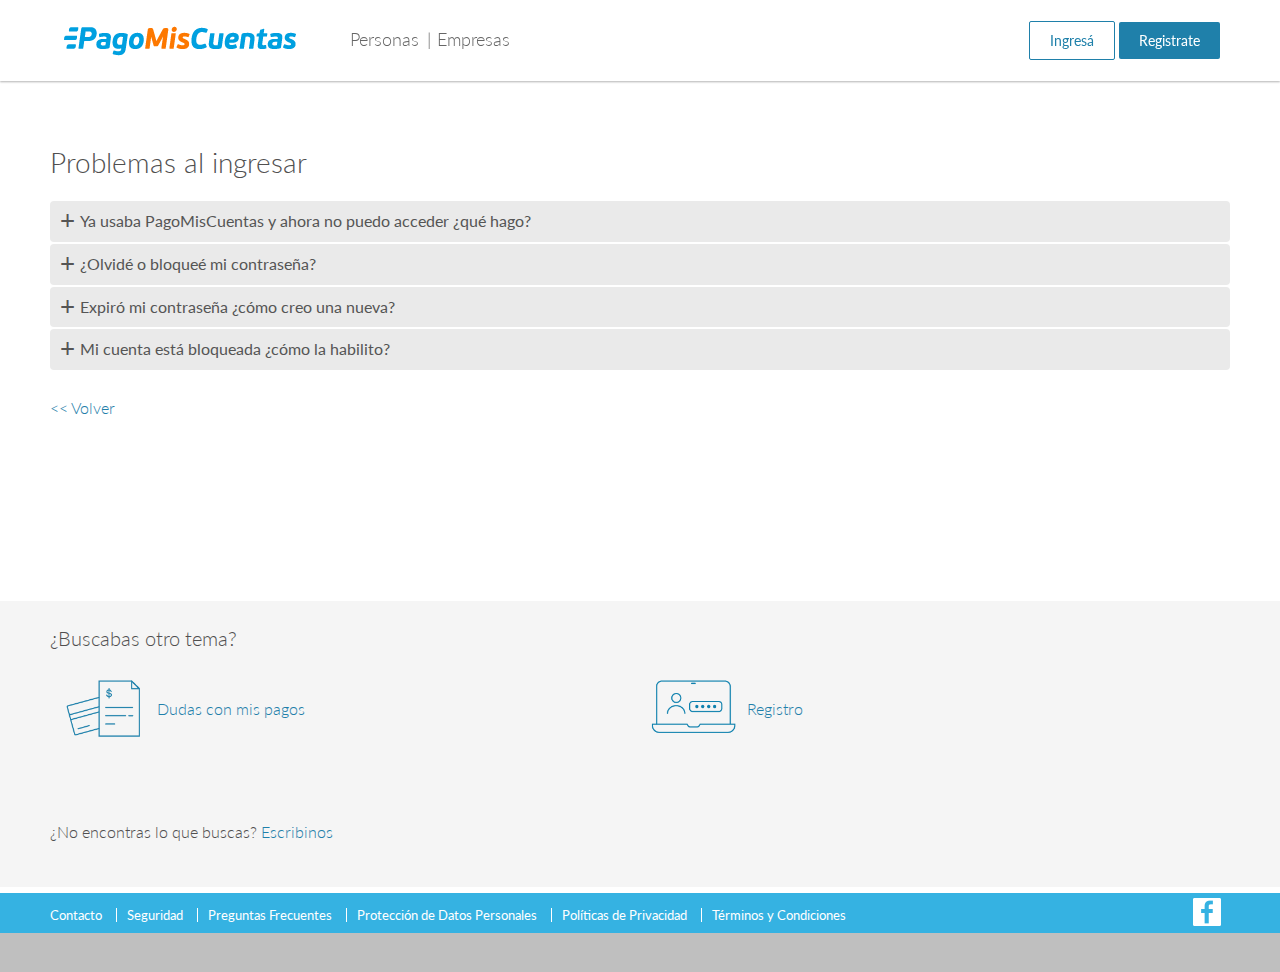
<file: pagomiscuentas.com/problemas-al-acceder.html>
<!DOCTYPE html>
<!--[if IEMobile 7]><html class="no-js ie iem7" lang="es" dir="ltr"><![endif]-->
<!--[if lte IE 6]><html class="no-js ie lt-ie9 lt-ie8 lt-ie7" lang="es" dir="ltr"><![endif]-->
<!--[if (IE 7)&(!IEMobile)]><html class="no-js ie lt-ie9 lt-ie8" lang="es" dir="ltr"><![endif]-->
<!--[if IE 8]><html class="no-js ie lt-ie9" lang="es" dir="ltr"><![endif]-->
<!--[if (gte IE 9)|(gt IEMobile 7)]><html class="no-js ie" lang="es" dir="ltr"><![endif]-->
<!--[if !IE]><!--><html class="no-js" lang="es" dir="ltr"><!--<![endif]-->


<!-- Mirrored from pagomiscuentas.com/problemas-al-acceder by HTTrack Website Copier/3.x [XR&CO'2014], Mon, 29 Apr 2024 20:28:01 GMT -->
<head>
  <meta charset="utf-8" />
<meta name="HandheldFriendly" content="true" />
<link rel="profile" href="http://www.w3.org/1999/xhtml/vocab" />
<meta name="MobileOptimized" content="width" />
<link rel="apple-touch-icon-precomposed" href="sites/all/themes/omega/omega/apple-touch-icon-precomposed-114x114.png" sizes="114x114" />
<link rel="apple-touch-icon-precomposed" href="sites/all/themes/omega/omega/apple-touch-icon-precomposed-72x72.png" sizes="72x72" />
<link rel="apple-touch-icon-precomposed" href="sites/all/themes/omega/omega/apple-touch-icon-precomposed-144x144.png" sizes="144x144" />
<meta http-equiv="cleartype" content="on" />
<link rel="shortcut icon" href="sites/all/themes/pmcbotondepagopublico_theme/favicon.ico" type="image/vnd.microsoft.icon" />
<link rel="canonical" href="problemas-al-acceder.html" />
<meta name="generator" content="Drupal 7 (http://drupal.org)" />
<meta property="og:title" content="problemas al ingresar" />
<link rel="apple-touch-icon-precomposed" href="sites/all/themes/omega/omega/apple-touch-icon-precomposed.png" />
<link rel="shortlink" href="problemas-al-acceder.html" />
<meta property="og:url" content="/problemas-al-acceder" />
<meta property="og:site_name" content="PagoMisCuentas" />
<meta property="og:type" content="article" />
<meta name="viewport" content="width=device-width, initial-scale=1.0, minimum-scale=1.0, maximum-scale=1.0" />
<meta name="facebook-domain-verification" content="dxazxmea7j7cyclfkmmndx4dgd4wfl" />
  <title>problemas al ingresar | PagoMisCuentas</title>
  <link type="text/css" rel="stylesheet" href="sites/pagomiscuentas.com/files/css/css_RN2ZdZZi8gHeW4RtJDgmx3nRFr8grqMafJQ5pBL8Ksw.css" media="all" />
<link type="text/css" rel="stylesheet" href="sites/pagomiscuentas.com/files/css/css_KxYHPe2VTA0PmbyAXj0gT30mZE4NsIMQbjqNxYzkTCM.css" media="all" />
<link type="text/css" rel="stylesheet" href="sites/pagomiscuentas.com/files/css/css_TMOlRB2AgoHOempwBPQSTKK-BUbo7GlSFFyXfX8oHvI.css" media="all" />
<link type="text/css" rel="stylesheet" href="sites/pagomiscuentas.com/files/css/css_eBbQi-howkqd-ccIQVRJDGqZmAsqEv6_rmog00mWNCA.css" media="all and (max-width:767px)" />

<!--[if (gt IE 8) | (IEMobile)]><!-->
<link type="text/css" rel="stylesheet" href="sites/pagomiscuentas.com/files/css/css_hVdA6WkZHXbii8mygodppwc0O9gzTt5buwdHO2uefDo.css" media="all" />
<!--<![endif]-->

<!--[if (IE 7) | (IE 8)]>
<link type="text/css" rel="stylesheet" href="/sites/pagomiscuentas.com/files/css/css_-i5aAJTwo8T8dO--pn27k6ltzzRoOIsJ6cmD_payS_M.css" media="all" />
<![endif]-->
<link type="text/css" rel="stylesheet" href="http://fonts.googleapis.com/css?family=Lato:100,300,400,700" media="all" />
  
  <!-- Google Tag Manager -->
  <script>(function(w,d,s,l,i){w[l]=w[l]||[];w[l].push({'gtm.start':
  new Date().getTime(),event:'gtm.js'});var f=d.getElementsByTagName(s)[0],
  j=d.createElement(s),dl=l!='dataLayer'?'&l='+l:'';j.async=true;j.src=
  '../www.googletagmanager.com/gtm5445.html?id='+i+dl;f.parentNode.insertBefore(j,f);
  })(window,document,'script','dataLayer','GTM-WMJTWVL');</script>
  <!-- End Google Tag Manager -->
</head>
<body class="html not-front not-logged-in page-node page-node- page-node-82 node-type-basic-page full loading no-animation section-problemas-al-acceder"  class="html not-front not-logged-in page-node page-node- page-node-82 node-type-basic-page full loading no-animation section-problemas-al-acceder">
  <!-- Google Tag Manager (noscript) -->
  <noscript><iframe src="https://www.googletagmanager.com/ns.html?id=GTM-WMJTWVL"
  height="0" width="0" style="display:none;visibility:hidden"></iframe></noscript>
  <!-- End Google Tag Manager (noscript) -->
  <div id="skip-link">
    <a href="#main-content" class="element-invisible element-focusable">Pasar al contenido principal</a>
  </div>
    <div id="feature_prisma_layouts_base">
	<header id="feature_prisma_layouts_base_header" class="clearfix">
		<div class="grid-container">
			<div class="grid-100 tablet-grid-100 mobile-grid-100 grid-parent">
				<div class="grid-25 tablet-grid-25 mobile-grid-80"><div class="panels-style-custom clearfix " data-animation="">
  	<div class="panels-style-custom clearfix " data-animation="">
  	<div class="panel-pane pane-fieldable-panels-pane pane-uuid-b81af1cf-6188-4560-96a0-3bafefadebd4 pane-bundle-logo">
            <a href="index.html" title=""><img alt="" title="" src="sites/all/themes/pmcbotondepagopublico_theme/logo.png" /></a>    </div>
</div></div></div>
				<div class="grid-35 tablet-grid-35 mobile-grid-20"><div class="panels-style-custom clearfix " data-animation="">
  	<div class="panel-pane pane-fieldable-panels-pane pane-vuuid-45220985-43e0-4a69-9e32-c68914d79778 pane-bundle-menu">
            <div id="main-menu" class="menu-mobile-sidebar menu-display-horizontal">
	<div id="main-menu-top">
		<a href="#main-menu-nav" id="main-menu-nav-open-btn" class="nav-btn">menu</a>	</div>
	<div id="main-menu-nav" class="menu-navigation ">
		<ul class="menu"><li class="first expanded"><a href="como-ingreso.html">Personas</a><ul class="menu"><li class="first leaf"><a href="como-ingreso.html">Cómo ingreso</a></li>
<li class="leaf"><a href="como-me-registro.html">Cómo me registro</a></li>
<li class="leaf"><a href="como-pago.html">Cómo pago</a></li>
<li class="last leaf"><a href="que-puedo-pagar.html">Qué puedo pagar</a></li>
</ul></li>
<li class="last leaf"><a href="https://pmcempresas.pagomiscuentas.com.ar/" target="_blank">Empresas</a></li>
</ul>	</div>
</div>
    </div>
</div></div>
				<div class="grid-40 tablet-grid-40 mobile-grid-100 sidebar-menu"><div class="panels-style-custom clearfix " data-animation="">
  	<div class="panel-pane pane-fieldable-panels-pane pane-vuuid-dbccd924-1160-4baf-8635-6b96175929e9 pane-bundle-custom-content">
            <div id="custom_content_512" class="custom-content-top clearfix">
    
	<div class="clearfix custom-content-image"></div>
	<div class="clearfix">
		
	</div>
	<div class="clearfix"><p style="text-align: right;">

<a class="boton-azul-border" href="https://paysrv3.pagomiscuentas.com/pmctas/home.do" target="_blank" onclick="dataLayer.push({'event': 'trackEvent', 'eventCategory': 'Login', 'eventAction': 'clic', 'eventLabel': 'Menu Superior-Sitio publico'});">Ingresá</a>

 <a class="boton-azul" href="https://paysrv3.pagomiscuentas.com/pmctas/new.do" target="_blank" onclick="dataLayer.push({'event': 'trackEvent', 'eventCategory': 'Registrate', 'eventAction': 'clic', 'eventLabel': 'Menu Superior-Sitio publico'});">Registrate</a>

</p></div></div>
    </div>
</div></div>
			</div>
		</div>
	</header>
	<main id="feature_prisma_layouts_base_content" class="clearfix">
		<div class="panels-style-custom clearfix " data-animation="">
  	<div class="panels-style-custom clearfix " data-animation="">
  	<div class="panel-pane pane-page-content">
            <div id="feature_prisma_layouts_content">
  <div id="feature_prisma_layouts_content_middle" class="clearfix">
    <div class="row_region clearfix relative">
          </div>
    <div class="row_region clearfix bg-color-gray relative">
      <div class="grid-container">
        <div class="grid-100 tablet-grid-100 mobile-grid-100"></div>
      </div>
    </div>
    <div class="row_region clearfix relative">
      <div class="grid-container">
        <div class="grid-100 tablet-grid-100 mobile-grid-100"><div class="panels-style-custom clearfix title-align-left padding-top margin-top 0   text-m  " data-animation="">
  	<div class="panel-pane pane-fieldable-panels-pane pane-vuuid-6dc582cf-ec58-40a7-8ebe-49c93c51442f pane-bundle-custom-content">
            <div id="custom_content_626" class="custom-content-top clearfix">
    
	<div class="clearfix custom-content-image"></div>
	<div class="clearfix">
		
	</div>
	<div class="clearfix"><p><span style="font-size:28px">Problemas al ingresar</span></p>
</div></div>
    </div>
</div><div class="panel-pane pane-fieldable-panels-pane pane-vuuid-6a1140ba-97ed-4248-af14-9ce68619d13f pane-bundle-accordion">
            <div id="accordion-3598" class="feature_prisma_widgets">
    <h3>Ya usaba PagoMisCuentas y ahora no puedo acceder ¿qué hago?</h3>
  <div class="body"><div><u><span class="texto-azul"><a href="https://paysrv2.pagomiscuentas.com/pmctas/home.do?">Ingresá aquí</a></span></u> usando la misma clave de siempre.</div>
<div>Recordá que si querés probar el nuevo PagoMisCuentas, <u><span class="texto-azul"><a href="https://paysrv3.pagomiscuentas.com/pmctas/new.do">registrate</a></span></u> para obtener tus nuevas credenciales de acceso.</div>
</div>
    <h3>¿Olvidé o bloqueé mi contraseña?</h3>
  <div class="body"><p>Ingresá tu correo electrónico y hacé clic en “¿Olvidaste o bloqueaste tu contraseña?” de la pantalla de ingreso. Recibirás un mail con las instrucciones para recuperar tu clave. Si no podés ingresar por algún otro motivo, comunicate con nuestro Centro de Atención Telefónica.</p>
</div>
    <h3>Expiró mi contraseña ¿cómo creo una nueva?</h3>
  <div class="body"><p>Cuando expire tu contraseña, recibirás un correo electrónico con el aviso y la opción de renovarla. Allí, deberás completar la pregunta de seguridad e ingresar una nueva clave. Si no recordás la respuesta a esa pregunta, comunicate con nuestro Centro de Atención Telefónica.</p>
</div>
    <h3>Mi cuenta está bloqueada ¿cómo la habilito?</h3>
  <div class="body"><p>Por seguridad, luego de cinco intentos de ingreso fallidos, tu clave será bloqueada. Para reestablecer tu contraseña, deberás ingresar tu correo electrónico y hacer clic en “¿Olvidaste o bloqueaste tu contraseña?” de la pantalla de ingreso. Recibirás un mail con las instrucciones para recuperar tu clave. Si no recordás la respuesta a tu pregunta de seguridad o no podés ingresar por algún otro motivo, comunicate con nuestro Centro de Atención Telefónica.</p>
</div>
  </div>    </div>
<div class="panel-pane pane-fieldable-panels-pane pane-vuuid-47979de4-d541-4cf5-a00d-d0833e094ede pane-bundle-custom-content">
            <div id="custom_content_630" class="custom-content-top clearfix">
    
	<div class="clearfix custom-content-image"></div>
	<div class="clearfix">
		
	</div>
	<div class="clearfix"><h5><a href="preguntas-frecuentes.html"><span class="texto-azul">&lt;&lt; Volver</span></a></h5>
<p> </p>
<p> </p>
<p> </p>
<p> </p>
</div></div>
    </div>
</div>
      </div>
    </div>
    <div class="row_region clearfix relative">
      <div class="grid-container">
        <div class="grid-100 tablet-grid-100 mobile-grid-100 grid-parent">
          <div class="grid-60 tablet-grid-60 mobile-grid-100"></div>
          <div class="grid-40 tablet-grid-40 mobile-grid-100"></div>
        </div>
      </div>
    </div>
    <div class="row_region clearfix bg-color-gray relative">
      <div class="grid-container">
        <div class="grid-100 tablet-grid-100 mobile-grid-100"><div class="panels-style-custom clearfix title-align-left margin-top 0   text-m  " data-animation="">
  	<div class="panel-pane pane-fieldable-panels-pane pane-vuuid-653f0e18-eb30-4735-9ad1-2ce09c6f60d3 pane-bundle-custom-content">
            <div id="custom_content_627" class="custom-content-top clearfix">
    
	<div class="clearfix custom-content-image"></div>
	<div class="clearfix">
		
	</div>
	<div class="clearfix"><p><span style="font-size:20px">¿Buscabas otro tema?</span></p>
</div></div>
    </div>
</div><div class="panel-pane pane-fieldable-panels-pane pane-vuuid-e4feacc2-0674-4ffe-a7d2-c39f4d934064 pane-bundle-dynamic-columns">
            <div id="dynamic_columns_629" class="feature_prisma_widgets dynamic_columns">
      <div class="grid-50 tablet-grid-50 mobile-grid-100 col-xs-12 col-sm-6 col-md-6 col-lg-6 margin-bottom">
    <p><a href="dudas-con-mis-pagos.html"><img style="height: 80px; width: 87px;" class="media-element file-default" src="sites/pagomiscuentas.com/files/iconos_pago-05_0.png" alt="" /><span style="color:rgb(31, 128, 170); text-align:center">Dudas con mis pagos</span></a></p>
  </div>
    <div class="grid-50 tablet-grid-50 mobile-grid-100 col-xs-12 col-sm-6 col-md-6 col-lg-6 margin-bottom">
    <p><a href="registro.html"><img alt="registro" style="width: 87px; height: 80px;" class="media-element file-default" src="sites/pagomiscuentas.com/files/iconos_registro_.png" /><span style="color:rgb(31, 128, 170); text-align:center">Registro</span></a></p>
  </div>
    <div class="clearfix"></div>
  </div>    </div>
<div class="panels-style-custom clearfix title-align-left margin-bottom 0   text-m  " data-animation="">
  	<div class="panel-pane pane-fieldable-panels-pane pane-vuuid-327e9fe0-bf5a-4088-99de-7b2f8f1087eb pane-bundle-custom-content">
            <div id="custom_content_628" class="custom-content-top clearfix">
    
	<div class="clearfix custom-content-image"></div>
	<div class="clearfix">
		
	</div>
	<div class="clearfix"><h4 style="font-size:16px">¿No encontras lo que buscas? <span class="texto-azul"><a href="contacto.html">Escribinos</a></span></h4>
</div></div>
    </div>
</div></div>
      </div>
    </div>
    <div class="row_region clearfix relative">
      <div class="grid-container">
        <div class="grid-100 tablet-grid-100 mobile-grid-100"></div>
      </div>
    </div>
    <div class="row_region clearfix bg-color-gray relative">
      <div class="grid-container">
        <div class="grid-100 tablet-grid-100 mobile-grid-100"></div>
      </div>
    </div>
    <div class="row_region clearfix relative">
      <div class="grid-container">
        <div class="grid-100 tablet-grid-100 mobile-grid-100 grid-parent">
          <div class="grid-33 tablet-grid-33 mobile-grid-100"></div>
          <div class="grid-33 tablet-grid-33 mobile-grid-100"></div>
          <div class="grid-33 tablet-grid-33 mobile-grid-100"></div>
        </div>
      </div>
    </div>
    <div class="row_region clearfix relative">
      <div class="grid-container">
        <div class="grid-100 tablet-grid-100 mobile-grid-100"></div>
      </div>
    </div>
    <div class="row_region clearfix relative">
      <div class="grid-container">
        <div class="grid-100 tablet-grid-100 mobile-grid-100 grid-parent">
          <div class="grid-60 suffix-5 tablet-grid-60 tablet-suffix-5 mobile-grid-100"></div>
          <div class="grid-35 tablet-grid-35 mobile-grid-100"></div>
      </div>
    </div>
  </div>
  <div class="row_region clearfix relative">
    <div class="grid-container">
      <div class="grid-100 tablet-grid-100 mobile-grid-100"></div>
    </div>
  </div>
  <div class="row_region clearfix relative">
    <div class="grid-container">
      <div class="grid-100 tablet-grid-100 mobile-grid-100 grid-parent">
        <div class="grid-25 tablet-grid-25 mobile-grid-100"></div>
        <div class="grid-25 tablet-grid-25 mobile-grid-100"></div>
        <div class="grid-25 tablet-grid-25 mobile-grid-100"></div>
        <div class="grid-25 tablet-grid-25 mobile-grid-100"></div>
      </div>
    </div>
  </div>
  <div class="row_region clearfix relative">
    <div class="grid-container">
      <div class="grid-100 tablet-grid-100 mobile-grid-100"></div>
    </div>
  </div>
  <div class="row_region clearfix bg-color-gray relative">
    <div class="grid-container">
      <div class="grid-100 tablet-grid-100 mobile-grid-100"></div>
    </div>
  </div>
  <div class="row_region clearfix relative">
    <div class="grid-container">
      <div class="grid-100 tablet-grid-100 mobile-grid-100 grid-parent">
        <div class="grid-75 tablet-grid-75 mobile-grid-100"></div>
        <div class="grid-25 tablet-grid-25 mobile-grid-100"></div>
      </div>
    </div>
  </div>
  <div class="row_region clearfix relative">
    <div class="grid-container">
      <div class="grid-100 tablet-grid-100 mobile-grid-100 grid-parent">
        <div class="grid-25 tablet-grid-25 mobile-grid-100"></div>
        <div class="grid-75 tablet-grid-75 mobile-grid-100"></div>
      </div>
    </div>
  </div>
  <div class="row_region clearfix relative">
    <div class="grid-container">
      <div class="grid-100 tablet-grid-100 mobile-grid-100"></div>
    </div>
  </div>
  <div class="row_region clearfix bg-color-gray relative">
    <div class="grid-container">
      <div class="grid-100 tablet-grid-100 mobile-grid-100"></div>
    </div>
  </div>
  <div class="row_region clearfix relative">
    <div class="grid-container">
      <div class="grid-100 tablet-grid-100 mobile-grid-100 grid-parent">
        <div class="grid-50 tablet-grid-50 mobile-grid-100"></div>
        <div class="grid-50 tablet-grid-50 mobile-grid-100"></div>
      </div>
    </div>
  </div>
  <div class="row_region clearfix relative">
    <div class=""></div>
  </div>
  <div class="row_region clearfix relative">
    <div class="grid-container">
      <div class="grid-100 tablet-grid-100 mobile-grid-100"></div>
    </div>
  </div>
</div>
    </div>
</div></div>	</main>
	<footer id="feature_prisma_layouts_base_footer" class="clearfix">
		<div class="bg-color-blue">
			<div class="grid-container">
				<div class="grid-70 tablet-grid-70 mobile-grid-100"><div class="panels-style-custom clearfix " data-animation="">
  	<div class="panel-pane pane-fieldable-panels-pane pane-uuid-a77c423e-2f10-4eec-b4c9-b731f688fcd2 pane-bundle-menu">
            <div id="menu-footer" class="simple-menu menu-display-horizontal">
	<div class=" ">
		<ul class="menu"><li class="first leaf"><a href="contacto.html">Contacto</a></li>
<li class="leaf"><a href="seguridad.html">Seguridad</a></li>
<li class="leaf"><a href="preguntas-frecuentes.html">Preguntas Frecuentes</a></li>
<li class="leaf"><a href="proteccion-de-datos-personales.html">Protección de Datos Personales</a></li>
<li class="leaf"><a href="politica-de-privacidad.html">Políticas de Privacidad</a></li>
<li class="last leaf"><a href="terminos-y-condiciones.html">Términos y Condiciones</a></li>
</ul>	</div>
</div>
    </div>
</div></div>
				<div class="grid-30 tablet-grid-30 mobile-grid-100 text-right"><div class="panels-style-custom clearfix " data-animation="">
  	<div class="panel-pane pane-fieldable-panels-pane pane-vuuid-00c68e79-8e54-4c9c-a8b5-236a3bbbe941 pane-bundle-custom-content">
            <div id="custom_content_549" class="custom-content-top clearfix">
    
	<div class="clearfix custom-content-image"></div>
	<div class="clearfix">
		
	</div>
	<div class="clearfix"><p style="text-align:center"><a href="https://www.facebook.com/Pagomiscuentas/"><img alt="Facebook" title="Facebook" style="float: right;" class="media-element file-default" src="sites/pagomiscuentas.com/files/ico-facebook_1.png" /></a></p>
</div></div>
    </div>
</div></div>
			</div>
		</div>
		<div class="bg-color-gray">
			<div class="grid-container">
				<div class="grid-100 tablet-grid-100 mobile-gid-100">&nbsp;</div>
			</div>
		</div>
	</footer>
</div>
  
  <script src="sites/pagomiscuentas.com/files/js/js_HU3O34Uz7w6t9qYpjR1nhXS0scnRWS6Qxo_0pLvyshA.js"></script>
<script src="sites/pagomiscuentas.com/files/js/js_sMk-P40QT31UC1wsKI2A0uRp8t_T0dKpPk9a81dVf4I.js"></script>
<script src="sites/pagomiscuentas.com/files/js/js_K-AYFej_QF3xaRnWojaY73euIS2XCoMgwHgRucT6zBg.js"></script>
<script src="sites/pagomiscuentas.com/files/js/js_gmFl5Ch-Vh69l04iVicVASgPyzgZzJPDWC166tWF79M.js"></script>
<script>
    (function($){ 
      Drupal.behaviors.mybehavior_accordion_3598 = {
        attach: function (context, settings) {

            $('#accordion-3598', context).once('mybehavior_accordion_3598', function () {
              $(this).accordion({ 
                heightStyle: 'content', 
                collapsible: true, 
                active: true 
              });
              
              if( $(window.location.hash)[0] && $(this).find( window.location.hash ).length > 0 ) {
                if( window.location.hash.startsWith('#ui-accordion-') ) {
                  $(this).accordion({ active: parseInt( $(window.location.hash).index() / 2 ) });
                }

                $('html, body').animate({
                  scrollTop: $(window.location.hash).offset().top - 90
                }, 500);
              }
            });

        }
      };
    })(jQuery);</script>
<script src="sites/pagomiscuentas.com/files/js/js_5dXe3g3tQRbfmiXa9z_E5HtPO1jkUdmepD7l0GFMxiU.js"></script>

<!--[if lt IE 9]>
<script src="/sites/pagomiscuentas.com/files/js/js_vGcLgcSz3rG85SrDhigCK_C10Ho69ukBjhD03yeVrO0.js"></script>
<![endif]-->
<script>jQuery.extend(Drupal.settings, {"basePath":"\/","pathPrefix":"","CToolsModal":{"modalSize":{"type":"scale","width":".9","height":".9","addWidth":0,"addHeight":0,"contentRight":25,"contentBottom":75},"modalOptions":{"opacity":".55","background-color":"#FFF"},"animationSpeed":"fast","modalTheme":"CToolsModalDialog","throbberTheme":"CToolsModalThrobber"}});</script>
  <script src="sites/pagomiscuentas.com/files/js/js_fWJh__iNuSEKqPOHN_8ppgpT7U05boyXw9UoZhLZ004.js"></script>

</body>

<!-- Mirrored from pagomiscuentas.com/problemas-al-acceder by HTTrack Website Copier/3.x [XR&CO'2014], Mon, 29 Apr 2024 20:28:04 GMT -->
</html>
<!-- Page cached by Boost @ 2023-06-05 15:27:28, expires @ 2023-06-05 15:28:28, lifetime 1 min -->
</file>
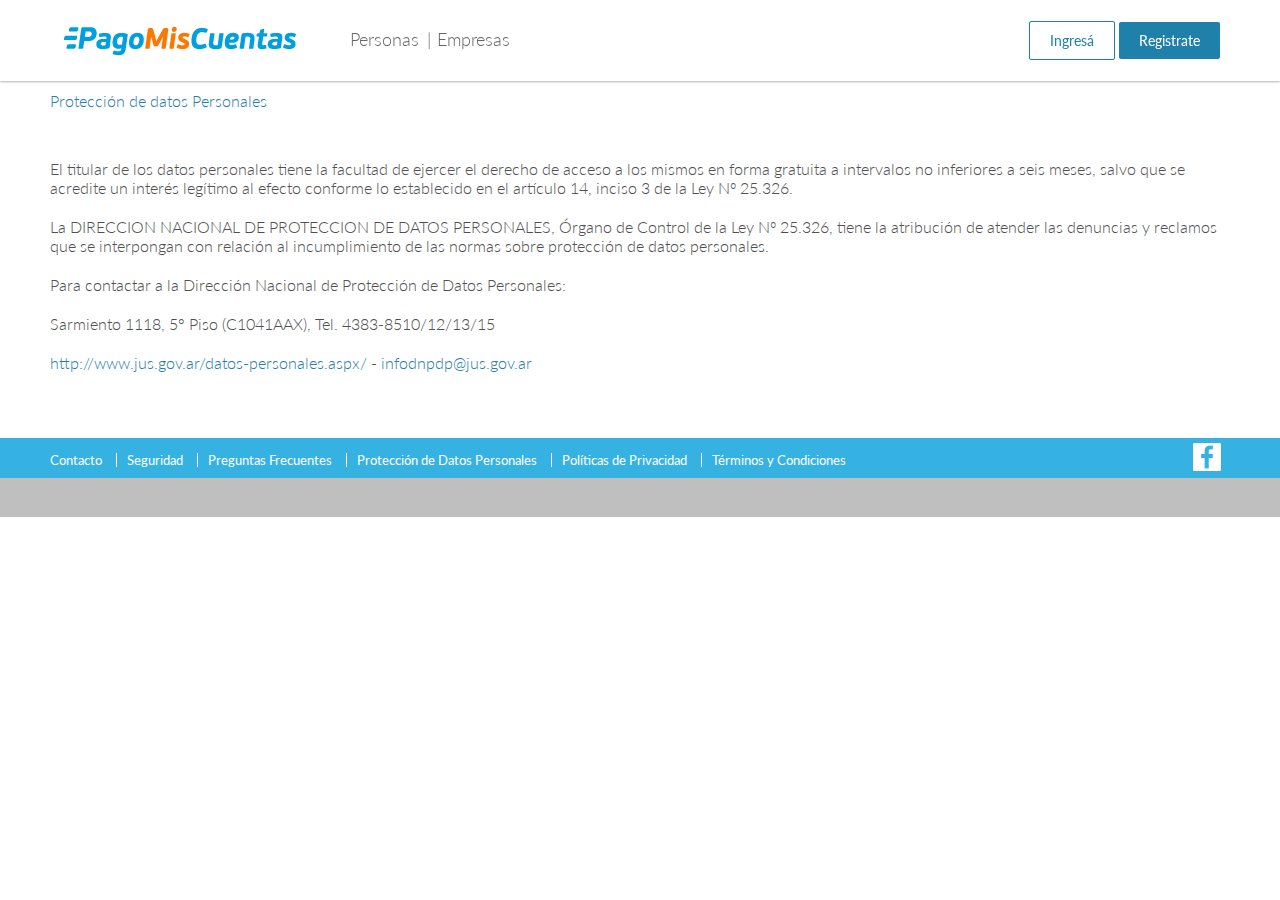
<file: pagomiscuentas.com/proteccion-de-datos-personales.html>
<!DOCTYPE html>
<!--[if IEMobile 7]><html class="no-js ie iem7" lang="es" dir="ltr"><![endif]-->
<!--[if lte IE 6]><html class="no-js ie lt-ie9 lt-ie8 lt-ie7" lang="es" dir="ltr"><![endif]-->
<!--[if (IE 7)&(!IEMobile)]><html class="no-js ie lt-ie9 lt-ie8" lang="es" dir="ltr"><![endif]-->
<!--[if IE 8]><html class="no-js ie lt-ie9" lang="es" dir="ltr"><![endif]-->
<!--[if (gte IE 9)|(gt IEMobile 7)]><html class="no-js ie" lang="es" dir="ltr"><![endif]-->
<!--[if !IE]><!--><html class="no-js" lang="es" dir="ltr"><!--<![endif]-->


<!-- Mirrored from pagomiscuentas.com/proteccion-de-datos-personales by HTTrack Website Copier/3.x [XR&CO'2014], Mon, 29 Apr 2024 20:27:53 GMT -->
<head>
  <meta charset="utf-8" />
<meta name="HandheldFriendly" content="true" />
<link rel="profile" href="http://www.w3.org/1999/xhtml/vocab" />
<meta name="MobileOptimized" content="width" />
<link rel="apple-touch-icon-precomposed" href="sites/all/themes/omega/omega/apple-touch-icon-precomposed-114x114.png" sizes="114x114" />
<link rel="apple-touch-icon-precomposed" href="sites/all/themes/omega/omega/apple-touch-icon-precomposed-72x72.png" sizes="72x72" />
<link rel="apple-touch-icon-precomposed" href="sites/all/themes/omega/omega/apple-touch-icon-precomposed-144x144.png" sizes="144x144" />
<meta http-equiv="cleartype" content="on" />
<link rel="shortcut icon" href="sites/all/themes/pmcbotondepagopublico_theme/favicon.ico" type="image/vnd.microsoft.icon" />
<link rel="canonical" href="proteccion-de-datos-personales.html" />
<meta name="generator" content="Drupal 7 (http://drupal.org)" />
<meta property="og:title" content="Protección de Datos Personales" />
<link rel="apple-touch-icon-precomposed" href="sites/all/themes/omega/omega/apple-touch-icon-precomposed.png" />
<link rel="shortlink" href="proteccion-de-datos-personales.html" />
<meta property="og:url" content="/proteccion-de-datos-personales" />
<meta property="og:site_name" content="PagoMisCuentas" />
<meta property="og:type" content="article" />
<meta name="viewport" content="width=device-width, initial-scale=1.0, minimum-scale=1.0, maximum-scale=1.0" />
<meta name="facebook-domain-verification" content="dxazxmea7j7cyclfkmmndx4dgd4wfl" />
  <title>Protección de Datos Personales | PagoMisCuentas</title>
  <link type="text/css" rel="stylesheet" href="sites/pagomiscuentas.com/files/css/css_RN2ZdZZi8gHeW4RtJDgmx3nRFr8grqMafJQ5pBL8Ksw.css" media="all" />
<link type="text/css" rel="stylesheet" href="sites/pagomiscuentas.com/files/css/css_ikK6MD8MXJCecPOBCmAR4LDmGh49xkxfJoRT71gEwzg.css" media="all" />
<link type="text/css" rel="stylesheet" href="sites/pagomiscuentas.com/files/css/css_TMOlRB2AgoHOempwBPQSTKK-BUbo7GlSFFyXfX8oHvI.css" media="all" />
<link type="text/css" rel="stylesheet" href="sites/pagomiscuentas.com/files/css/css_eBbQi-howkqd-ccIQVRJDGqZmAsqEv6_rmog00mWNCA.css" media="all and (max-width:767px)" />

<!--[if (gt IE 8) | (IEMobile)]><!-->
<link type="text/css" rel="stylesheet" href="sites/pagomiscuentas.com/files/css/css_hVdA6WkZHXbii8mygodppwc0O9gzTt5buwdHO2uefDo.css" media="all" />
<!--<![endif]-->

<!--[if (IE 7) | (IE 8)]>
<link type="text/css" rel="stylesheet" href="/sites/pagomiscuentas.com/files/css/css_-i5aAJTwo8T8dO--pn27k6ltzzRoOIsJ6cmD_payS_M.css" media="all" />
<![endif]-->
<link type="text/css" rel="stylesheet" href="http://fonts.googleapis.com/css?family=Lato:100,300,400,700" media="all" />
  
  <!-- Google Tag Manager -->
  <script>(function(w,d,s,l,i){w[l]=w[l]||[];w[l].push({'gtm.start':
  new Date().getTime(),event:'gtm.js'});var f=d.getElementsByTagName(s)[0],
  j=d.createElement(s),dl=l!='dataLayer'?'&l='+l:'';j.async=true;j.src=
  '../www.googletagmanager.com/gtm5445.html?id='+i+dl;f.parentNode.insertBefore(j,f);
  })(window,document,'script','dataLayer','GTM-WMJTWVL');</script>
  <!-- End Google Tag Manager -->
</head>
<body class="html not-front not-logged-in page-node page-node- page-node-11 node-type-basic-page full loading no-animation section-proteccion-de-datos-personales"  class="html not-front not-logged-in page-node page-node- page-node-11 node-type-basic-page full loading no-animation section-proteccion-de-datos-personales">
  <!-- Google Tag Manager (noscript) -->
  <noscript><iframe src="https://www.googletagmanager.com/ns.html?id=GTM-WMJTWVL"
  height="0" width="0" style="display:none;visibility:hidden"></iframe></noscript>
  <!-- End Google Tag Manager (noscript) -->
  <div id="skip-link">
    <a href="#main-content" class="element-invisible element-focusable">Pasar al contenido principal</a>
  </div>
    <div id="feature_prisma_layouts_base">
	<header id="feature_prisma_layouts_base_header" class="clearfix">
		<div class="grid-container">
			<div class="grid-100 tablet-grid-100 mobile-grid-100 grid-parent">
				<div class="grid-25 tablet-grid-25 mobile-grid-80"><div class="panels-style-custom clearfix " data-animation="">
  	<div class="panels-style-custom clearfix " data-animation="">
  	<div class="panel-pane pane-fieldable-panels-pane pane-uuid-b81af1cf-6188-4560-96a0-3bafefadebd4 pane-bundle-logo">
            <a href="index.html" title=""><img alt="" title="" src="sites/all/themes/pmcbotondepagopublico_theme/logo.png" /></a>    </div>
</div></div></div>
				<div class="grid-35 tablet-grid-35 mobile-grid-20"><div class="panels-style-custom clearfix " data-animation="">
  	<div class="panel-pane pane-fieldable-panels-pane pane-vuuid-45220985-43e0-4a69-9e32-c68914d79778 pane-bundle-menu">
            <div id="main-menu" class="menu-mobile-sidebar menu-display-horizontal">
	<div id="main-menu-top">
		<a href="#main-menu-nav" id="main-menu-nav-open-btn" class="nav-btn">menu</a>	</div>
	<div id="main-menu-nav" class="menu-navigation ">
		<ul class="menu"><li class="first expanded"><a href="como-ingreso.html">Personas</a><ul class="menu"><li class="first leaf"><a href="como-ingreso.html">Cómo ingreso</a></li>
<li class="leaf"><a href="como-me-registro.html">Cómo me registro</a></li>
<li class="leaf"><a href="como-pago.html">Cómo pago</a></li>
<li class="last leaf"><a href="que-puedo-pagar.html">Qué puedo pagar</a></li>
</ul></li>
<li class="last leaf"><a href="https://pmcempresas.pagomiscuentas.com.ar/" target="_blank">Empresas</a></li>
</ul>	</div>
</div>
    </div>
</div></div>
				<div class="grid-40 tablet-grid-40 mobile-grid-100 sidebar-menu"><div class="panels-style-custom clearfix " data-animation="">
  	<div class="panel-pane pane-fieldable-panels-pane pane-vuuid-dbccd924-1160-4baf-8635-6b96175929e9 pane-bundle-custom-content">
            <div id="custom_content_512" class="custom-content-top clearfix">
    
	<div class="clearfix custom-content-image"></div>
	<div class="clearfix">
		
	</div>
	<div class="clearfix"><p style="text-align: right;">

<a class="boton-azul-border" href="https://paysrv3.pagomiscuentas.com/pmctas/home.do" target="_blank" onclick="dataLayer.push({'event': 'trackEvent', 'eventCategory': 'Login', 'eventAction': 'clic', 'eventLabel': 'Menu Superior-Sitio publico'});">Ingresá</a>

 <a class="boton-azul" href="https://paysrv3.pagomiscuentas.com/pmctas/new.do" target="_blank" onclick="dataLayer.push({'event': 'trackEvent', 'eventCategory': 'Registrate', 'eventAction': 'clic', 'eventLabel': 'Menu Superior-Sitio publico'});">Registrate</a>

</p></div></div>
    </div>
</div></div>
			</div>
		</div>
	</header>
	<main id="feature_prisma_layouts_base_content" class="clearfix">
		<div class="panels-style-custom clearfix " data-animation="">
  	<div class="panels-style-custom clearfix " data-animation="">
  	<div class="panel-pane pane-page-content">
            <div id="feature_prisma_layouts_content">
  <div id="feature_prisma_layouts_content_middle" class="clearfix">
    <div class="row_region clearfix relative">
          </div>
    <div class="row_region clearfix bg-color-gray relative">
      <div class="grid-container">
        <div class="grid-100 tablet-grid-100 mobile-grid-100"></div>
      </div>
    </div>
    <div class="row_region clearfix relative">
      <div class="grid-container">
        <div class="grid-100 tablet-grid-100 mobile-grid-100"><div class="panel-pane pane-fieldable-panels-pane pane-vuuid-6a120bb3-f8a0-454e-be4b-62825f95ca28 pane-bundle-custom-content">
            <div id="custom_content_86" class="custom-content-bottom clearfix">
    
  <div class="clearfix">
    <h1 class="pane-title">Protección de datos Personales</h1>

  </div>
  <div class="clearfix"><div>
<p> </p>
<p>El titular de los datos personales tiene la facultad de ejercer el derecho de acceso a los mismos en forma gratuita a intervalos no inferiores a seis meses, salvo que se acredite un interés legítimo al efecto conforme lo establecido en el artículo 14, inciso 3 de la Ley Nº 25.326.</p>
<p>La DIRECCION NACIONAL DE PROTECCION DE DATOS PERSONALES, Órgano de Control de la Ley Nº 25.326, tiene la atribución de atender las denuncias y reclamos que se interpongan con relación al incumplimiento de las normas sobre protección de datos personales.</p>
<p>Para contactar a la Dirección Nacional de Protección de Datos Personales:</p>
<p>Sarmiento 1118, 5° Piso (C1041AAX), Tel. 4383-8510/12/13/15</p>
<p><span class="texto-rosa"><a href="http://www.jus.gov.ar/datos-personales.aspx/">http://www.jus.gov.ar/datos-personales.aspx/</a></span> - <span class="texto-rosa"><a href="mailto:infodnpdp@jus.gov.ar">infodnpdp@jus.gov.ar</a></span></p>
</div>
<p> </p>
</div>
  <div class="clearfix custom-content-image"></div></div>
    </div>
</div>
      </div>
    </div>
    <div class="row_region clearfix relative">
      <div class="grid-container">
        <div class="grid-100 tablet-grid-100 mobile-grid-100 grid-parent">
          <div class="grid-60 tablet-grid-60 mobile-grid-100"></div>
          <div class="grid-40 tablet-grid-40 mobile-grid-100"></div>
        </div>
      </div>
    </div>
    <div class="row_region clearfix bg-color-gray relative">
      <div class="grid-container">
        <div class="grid-100 tablet-grid-100 mobile-grid-100"></div>
      </div>
    </div>
    <div class="row_region clearfix relative">
      <div class="grid-container">
        <div class="grid-100 tablet-grid-100 mobile-grid-100"></div>
      </div>
    </div>
    <div class="row_region clearfix bg-color-gray relative">
      <div class="grid-container">
        <div class="grid-100 tablet-grid-100 mobile-grid-100"></div>
      </div>
    </div>
    <div class="row_region clearfix relative">
      <div class="grid-container">
        <div class="grid-100 tablet-grid-100 mobile-grid-100 grid-parent">
          <div class="grid-33 tablet-grid-33 mobile-grid-100"></div>
          <div class="grid-33 tablet-grid-33 mobile-grid-100"></div>
          <div class="grid-33 tablet-grid-33 mobile-grid-100"></div>
        </div>
      </div>
    </div>
    <div class="row_region clearfix relative">
      <div class="grid-container">
        <div class="grid-100 tablet-grid-100 mobile-grid-100"></div>
      </div>
    </div>
    <div class="row_region clearfix relative">
      <div class="grid-container">
        <div class="grid-100 tablet-grid-100 mobile-grid-100 grid-parent">
          <div class="grid-60 suffix-5 tablet-grid-60 tablet-suffix-5 mobile-grid-100"></div>
          <div class="grid-35 tablet-grid-35 mobile-grid-100"></div>
      </div>
    </div>
  </div>
  <div class="row_region clearfix relative">
    <div class="grid-container">
      <div class="grid-100 tablet-grid-100 mobile-grid-100"></div>
    </div>
  </div>
  <div class="row_region clearfix relative">
    <div class="grid-container">
      <div class="grid-100 tablet-grid-100 mobile-grid-100 grid-parent">
        <div class="grid-25 tablet-grid-25 mobile-grid-100"></div>
        <div class="grid-25 tablet-grid-25 mobile-grid-100"></div>
        <div class="grid-25 tablet-grid-25 mobile-grid-100"></div>
        <div class="grid-25 tablet-grid-25 mobile-grid-100"></div>
      </div>
    </div>
  </div>
  <div class="row_region clearfix relative">
    <div class="grid-container">
      <div class="grid-100 tablet-grid-100 mobile-grid-100"></div>
    </div>
  </div>
  <div class="row_region clearfix bg-color-gray relative">
    <div class="grid-container">
      <div class="grid-100 tablet-grid-100 mobile-grid-100"></div>
    </div>
  </div>
  <div class="row_region clearfix relative">
    <div class="grid-container">
      <div class="grid-100 tablet-grid-100 mobile-grid-100 grid-parent">
        <div class="grid-75 tablet-grid-75 mobile-grid-100"></div>
        <div class="grid-25 tablet-grid-25 mobile-grid-100"></div>
      </div>
    </div>
  </div>
  <div class="row_region clearfix relative">
    <div class="grid-container">
      <div class="grid-100 tablet-grid-100 mobile-grid-100 grid-parent">
        <div class="grid-25 tablet-grid-25 mobile-grid-100"></div>
        <div class="grid-75 tablet-grid-75 mobile-grid-100"></div>
      </div>
    </div>
  </div>
  <div class="row_region clearfix relative">
    <div class="grid-container">
      <div class="grid-100 tablet-grid-100 mobile-grid-100"></div>
    </div>
  </div>
  <div class="row_region clearfix bg-color-gray relative">
    <div class="grid-container">
      <div class="grid-100 tablet-grid-100 mobile-grid-100"></div>
    </div>
  </div>
  <div class="row_region clearfix relative">
    <div class="grid-container">
      <div class="grid-100 tablet-grid-100 mobile-grid-100 grid-parent">
        <div class="grid-50 tablet-grid-50 mobile-grid-100"></div>
        <div class="grid-50 tablet-grid-50 mobile-grid-100"></div>
      </div>
    </div>
  </div>
  <div class="row_region clearfix relative">
    <div class=""></div>
  </div>
  <div class="row_region clearfix relative">
    <div class="grid-container">
      <div class="grid-100 tablet-grid-100 mobile-grid-100"></div>
    </div>
  </div>
</div>
    </div>
</div></div>	</main>
	<footer id="feature_prisma_layouts_base_footer" class="clearfix">
		<div class="bg-color-blue">
			<div class="grid-container">
				<div class="grid-70 tablet-grid-70 mobile-grid-100"><div class="panels-style-custom clearfix " data-animation="">
  	<div class="panel-pane pane-fieldable-panels-pane pane-uuid-a77c423e-2f10-4eec-b4c9-b731f688fcd2 pane-bundle-menu">
            <div id="menu-footer" class="simple-menu menu-display-horizontal">
	<div class=" ">
		<ul class="menu"><li class="first leaf"><a href="contacto.html">Contacto</a></li>
<li class="leaf"><a href="seguridad.html">Seguridad</a></li>
<li class="leaf"><a href="preguntas-frecuentes.html">Preguntas Frecuentes</a></li>
<li class="leaf"><a href="proteccion-de-datos-personales.html" class="active">Protección de Datos Personales</a></li>
<li class="leaf"><a href="politica-de-privacidad.html">Políticas de Privacidad</a></li>
<li class="last leaf"><a href="terminos-y-condiciones.html">Términos y Condiciones</a></li>
</ul>	</div>
</div>
    </div>
</div></div>
				<div class="grid-30 tablet-grid-30 mobile-grid-100 text-right"><div class="panels-style-custom clearfix " data-animation="">
  	<div class="panel-pane pane-fieldable-panels-pane pane-vuuid-00c68e79-8e54-4c9c-a8b5-236a3bbbe941 pane-bundle-custom-content">
            <div id="custom_content_549" class="custom-content-top clearfix">
    
	<div class="clearfix custom-content-image"></div>
	<div class="clearfix">
		
	</div>
	<div class="clearfix"><p style="text-align:center"><a href="https://www.facebook.com/Pagomiscuentas/"><img alt="Facebook" title="Facebook" style="float: right;" class="media-element file-default" src="sites/pagomiscuentas.com/files/ico-facebook_1.png" /></a></p>
</div></div>
    </div>
</div></div>
			</div>
		</div>
		<div class="bg-color-gray">
			<div class="grid-container">
				<div class="grid-100 tablet-grid-100 mobile-gid-100">&nbsp;</div>
			</div>
		</div>
	</footer>
</div>
  
  <script src="sites/pagomiscuentas.com/files/js/js_HU3O34Uz7w6t9qYpjR1nhXS0scnRWS6Qxo_0pLvyshA.js"></script>
<script src="sites/pagomiscuentas.com/files/js/js_K-AYFej_QF3xaRnWojaY73euIS2XCoMgwHgRucT6zBg.js"></script>
<script src="sites/pagomiscuentas.com/files/js/js_gmFl5Ch-Vh69l04iVicVASgPyzgZzJPDWC166tWF79M.js"></script>
<script src="sites/pagomiscuentas.com/files/js/js_5dXe3g3tQRbfmiXa9z_E5HtPO1jkUdmepD7l0GFMxiU.js"></script>

<!--[if lt IE 9]>
<script src="/sites/pagomiscuentas.com/files/js/js_vGcLgcSz3rG85SrDhigCK_C10Ho69ukBjhD03yeVrO0.js"></script>
<![endif]-->
<script>jQuery.extend(Drupal.settings, {"basePath":"\/","pathPrefix":"","CToolsModal":{"modalSize":{"type":"scale","width":".9","height":".9","addWidth":0,"addHeight":0,"contentRight":25,"contentBottom":75},"modalOptions":{"opacity":".55","background-color":"#FFF"},"animationSpeed":"fast","modalTheme":"CToolsModalDialog","throbberTheme":"CToolsModalThrobber"}});</script>
  <script src="sites/pagomiscuentas.com/files/js/js_fWJh__iNuSEKqPOHN_8ppgpT7U05boyXw9UoZhLZ004.js"></script>

</body>

<!-- Mirrored from pagomiscuentas.com/proteccion-de-datos-personales by HTTrack Website Copier/3.x [XR&CO'2014], Mon, 29 Apr 2024 20:27:56 GMT -->
</html>
<!-- Page cached by Boost @ 2023-06-05 18:27:01, expires @ 2023-06-05 18:28:01, lifetime 1 min -->
</file>
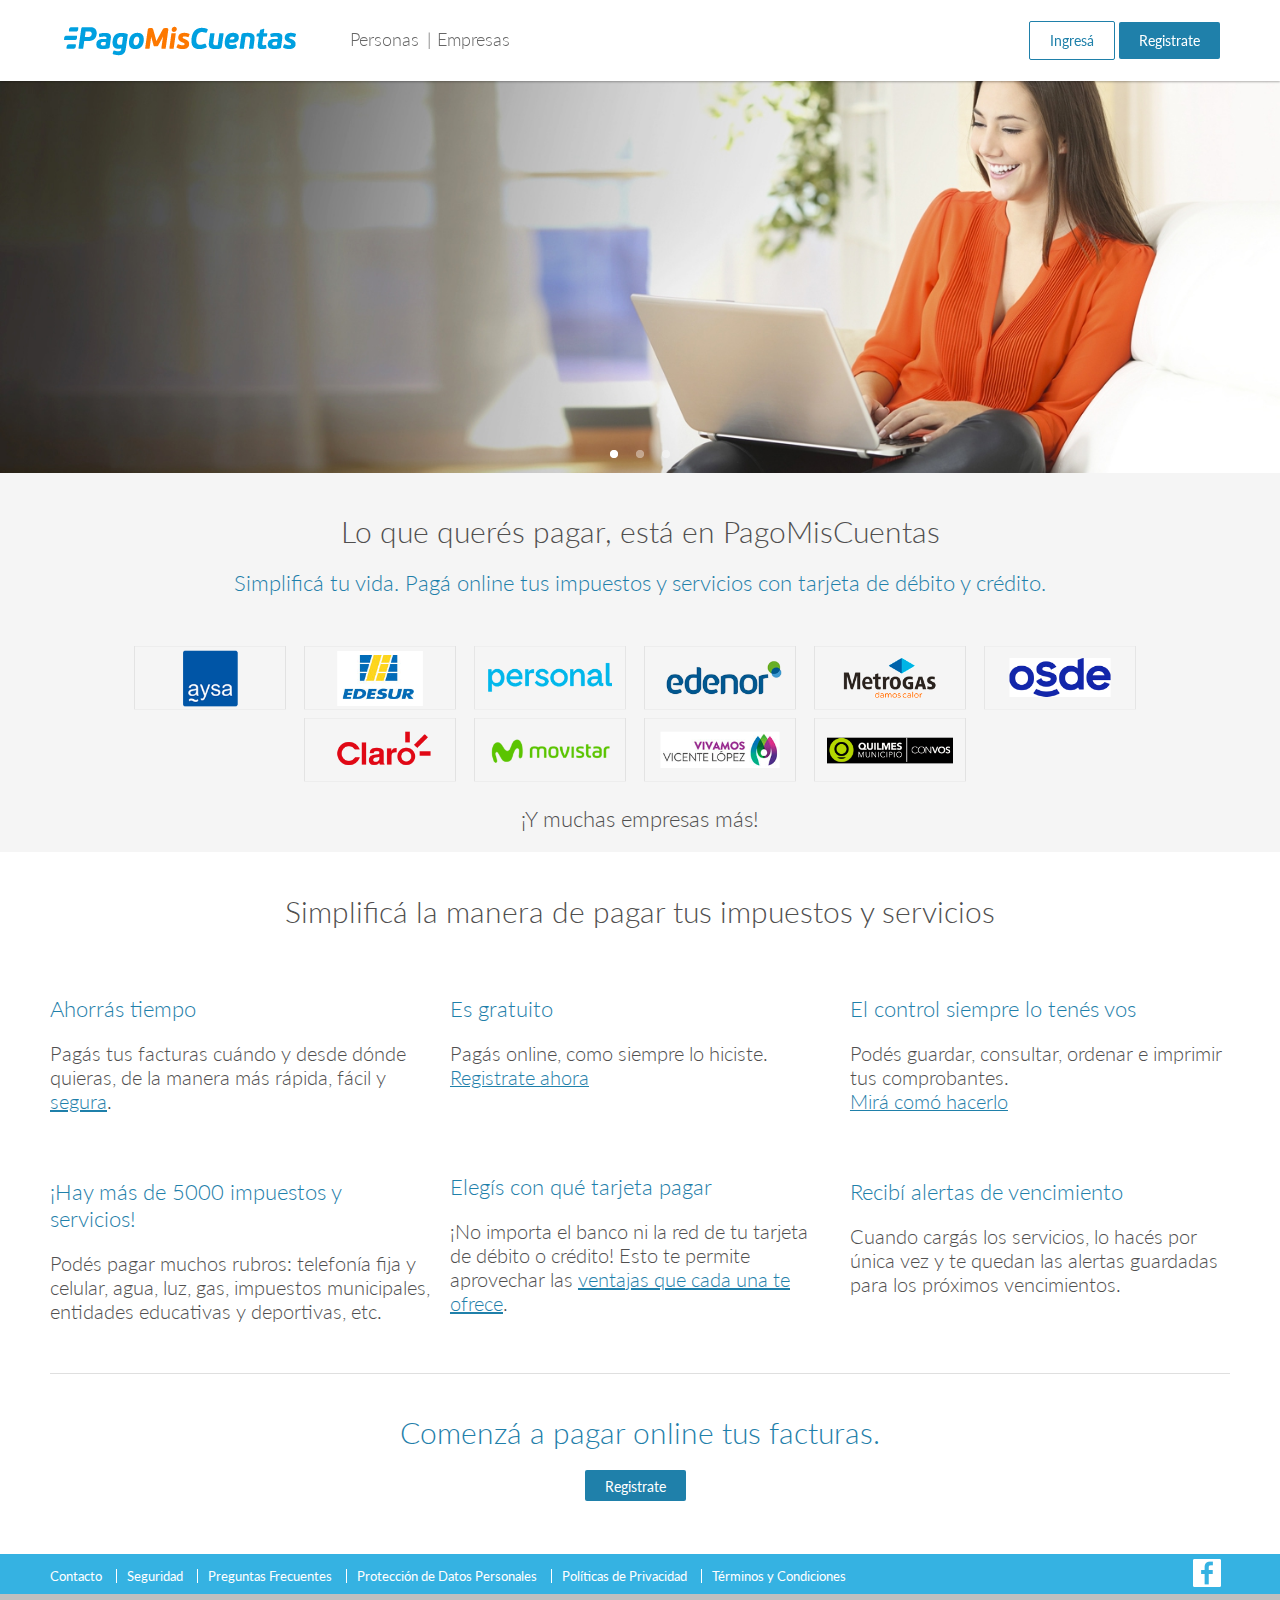
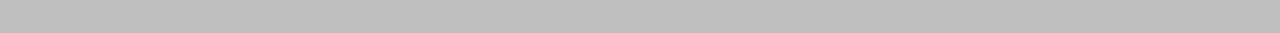
<file: pagomiscuentas.com/que-puedo-pagar.html>
<!DOCTYPE html>
<!--[if IEMobile 7]><html class="no-js ie iem7" lang="es" dir="ltr"><![endif]-->
<!--[if lte IE 6]><html class="no-js ie lt-ie9 lt-ie8 lt-ie7" lang="es" dir="ltr"><![endif]-->
<!--[if (IE 7)&(!IEMobile)]><html class="no-js ie lt-ie9 lt-ie8" lang="es" dir="ltr"><![endif]-->
<!--[if IE 8]><html class="no-js ie lt-ie9" lang="es" dir="ltr"><![endif]-->
<!--[if (gte IE 9)|(gt IEMobile 7)]><html class="no-js ie" lang="es" dir="ltr"><![endif]-->
<!--[if !IE]><!--><html class="no-js" lang="es" dir="ltr"><!--<![endif]-->


<!-- Mirrored from pagomiscuentas.com/que-puedo-pagar by HTTrack Website Copier/3.x [XR&CO'2014], Mon, 29 Apr 2024 20:27:30 GMT -->
<head>
  <meta charset="utf-8" />
<meta name="HandheldFriendly" content="true" />
<link rel="profile" href="http://www.w3.org/1999/xhtml/vocab" />
<meta name="MobileOptimized" content="width" />
<link rel="apple-touch-icon-precomposed" href="sites/all/themes/omega/omega/apple-touch-icon-precomposed-114x114.png" sizes="114x114" />
<link rel="apple-touch-icon-precomposed" href="sites/all/themes/omega/omega/apple-touch-icon-precomposed-72x72.png" sizes="72x72" />
<link rel="apple-touch-icon-precomposed" href="sites/all/themes/omega/omega/apple-touch-icon-precomposed-144x144.png" sizes="144x144" />
<meta http-equiv="cleartype" content="on" />
<link rel="shortcut icon" href="sites/all/themes/pmcbotondepagopublico_theme/favicon.ico" type="image/vnd.microsoft.icon" />
<link rel="canonical" href="que-puedo-pagar.html" />
<meta name="generator" content="Drupal 7 (http://drupal.org)" />
<meta property="og:title" content="Qué puedo pagar" />
<link rel="apple-touch-icon-precomposed" href="sites/all/themes/omega/omega/apple-touch-icon-precomposed.png" />
<link rel="shortlink" href="que-puedo-pagar.html" />
<meta property="og:url" content="/que-puedo-pagar" />
<meta property="og:site_name" content="PagoMisCuentas" />
<meta property="og:type" content="article" />
<meta name="viewport" content="width=device-width, initial-scale=1.0, minimum-scale=1.0, maximum-scale=1.0" />
<meta name="facebook-domain-verification" content="dxazxmea7j7cyclfkmmndx4dgd4wfl" />
  <title>Qué puedo pagar | PagoMisCuentas</title>
  <link type="text/css" rel="stylesheet" href="sites/pagomiscuentas.com/files/css/css_RN2ZdZZi8gHeW4RtJDgmx3nRFr8grqMafJQ5pBL8Ksw.css" media="all" />
<link type="text/css" rel="stylesheet" href="sites/pagomiscuentas.com/files/css/css_-QhTcndILuxetxBt0TWXRFq3XZhH9E4muBUFRbRg6lg.css" media="all" />
<link type="text/css" rel="stylesheet" href="sites/pagomiscuentas.com/files/css/css_TMOlRB2AgoHOempwBPQSTKK-BUbo7GlSFFyXfX8oHvI.css" media="all" />
<link type="text/css" rel="stylesheet" href="sites/pagomiscuentas.com/files/css/css_eBbQi-howkqd-ccIQVRJDGqZmAsqEv6_rmog00mWNCA.css" media="all and (max-width:767px)" />

<!--[if (gt IE 8) | (IEMobile)]><!-->
<link type="text/css" rel="stylesheet" href="sites/pagomiscuentas.com/files/css/css_hVdA6WkZHXbii8mygodppwc0O9gzTt5buwdHO2uefDo.css" media="all" />
<!--<![endif]-->

<!--[if (IE 7) | (IE 8)]>
<link type="text/css" rel="stylesheet" href="/sites/pagomiscuentas.com/files/css/css_-i5aAJTwo8T8dO--pn27k6ltzzRoOIsJ6cmD_payS_M.css" media="all" />
<![endif]-->
<link type="text/css" rel="stylesheet" href="http://fonts.googleapis.com/css?family=Lato:100,300,400,700" media="all" />
  
  <!-- Google Tag Manager -->
  <script>(function(w,d,s,l,i){w[l]=w[l]||[];w[l].push({'gtm.start':
  new Date().getTime(),event:'gtm.js'});var f=d.getElementsByTagName(s)[0],
  j=d.createElement(s),dl=l!='dataLayer'?'&l='+l:'';j.async=true;j.src=
  '../www.googletagmanager.com/gtm5445.html?id='+i+dl;f.parentNode.insertBefore(j,f);
  })(window,document,'script','dataLayer','GTM-WMJTWVL');</script>
  <!-- End Google Tag Manager -->
</head>
<body class="html not-front not-logged-in page-node page-node- page-node-68 node-type-basic-page full loading no-animation section-que-puedo-pagar"  class="html not-front not-logged-in page-node page-node- page-node-68 node-type-basic-page full loading no-animation section-que-puedo-pagar">
  <!-- Google Tag Manager (noscript) -->
  <noscript><iframe src="https://www.googletagmanager.com/ns.html?id=GTM-WMJTWVL"
  height="0" width="0" style="display:none;visibility:hidden"></iframe></noscript>
  <!-- End Google Tag Manager (noscript) -->
  <div id="skip-link">
    <a href="#main-content" class="element-invisible element-focusable">Pasar al contenido principal</a>
  </div>
    <div id="feature_prisma_layouts_base">
	<header id="feature_prisma_layouts_base_header" class="clearfix">
		<div class="grid-container">
			<div class="grid-100 tablet-grid-100 mobile-grid-100 grid-parent">
				<div class="grid-25 tablet-grid-25 mobile-grid-80"><div class="panels-style-custom clearfix " data-animation="">
  	<div class="panels-style-custom clearfix " data-animation="">
  	<div class="panel-pane pane-fieldable-panels-pane pane-uuid-b81af1cf-6188-4560-96a0-3bafefadebd4 pane-bundle-logo">
            <a href="index.html" title=""><img alt="" title="" src="sites/all/themes/pmcbotondepagopublico_theme/logo.png" /></a>    </div>
</div></div></div>
				<div class="grid-35 tablet-grid-35 mobile-grid-20"><div class="panels-style-custom clearfix " data-animation="">
  	<div class="panel-pane pane-fieldable-panels-pane pane-vuuid-45220985-43e0-4a69-9e32-c68914d79778 pane-bundle-menu">
            <div id="main-menu" class="menu-mobile-sidebar menu-display-horizontal">
	<div id="main-menu-top">
		<a href="#main-menu-nav" id="main-menu-nav-open-btn" class="nav-btn">menu</a>	</div>
	<div id="main-menu-nav" class="menu-navigation ">
		<ul class="menu"><li class="first expanded"><a href="como-ingreso.html">Personas</a><ul class="menu"><li class="first leaf"><a href="como-ingreso.html">Cómo ingreso</a></li>
<li class="leaf"><a href="como-me-registro.html">Cómo me registro</a></li>
<li class="leaf"><a href="como-pago.html">Cómo pago</a></li>
<li class="last leaf"><a href="que-puedo-pagar.html" class="active">Qué puedo pagar</a></li>
</ul></li>
<li class="last leaf"><a href="https://pmcempresas.pagomiscuentas.com.ar/" target="_blank">Empresas</a></li>
</ul>	</div>
</div>
    </div>
</div></div>
				<div class="grid-40 tablet-grid-40 mobile-grid-100 sidebar-menu"><div class="panels-style-custom clearfix " data-animation="">
  	<div class="panel-pane pane-fieldable-panels-pane pane-vuuid-dbccd924-1160-4baf-8635-6b96175929e9 pane-bundle-custom-content">
            <div id="custom_content_512" class="custom-content-top clearfix">
    
	<div class="clearfix custom-content-image"></div>
	<div class="clearfix">
		
	</div>
	<div class="clearfix"><p style="text-align: right;">

<a class="boton-azul-border" href="https://paysrv3.pagomiscuentas.com/pmctas/home.do" target="_blank" onclick="dataLayer.push({'event': 'trackEvent', 'eventCategory': 'Login', 'eventAction': 'clic', 'eventLabel': 'Menu Superior-Sitio publico'});">Ingresá</a>

 <a class="boton-azul" href="https://paysrv3.pagomiscuentas.com/pmctas/new.do" target="_blank" onclick="dataLayer.push({'event': 'trackEvent', 'eventCategory': 'Registrate', 'eventAction': 'clic', 'eventLabel': 'Menu Superior-Sitio publico'});">Registrate</a>

</p></div></div>
    </div>
</div></div>
			</div>
		</div>
	</header>
	<main id="feature_prisma_layouts_base_content" class="clearfix">
		<div class="panels-style-custom clearfix " data-animation="">
  	<div class="panels-style-custom clearfix " data-animation="">
  	<div class="panel-pane pane-page-content">
            <div id="feature_prisma_layouts_content">
  <div id="feature_prisma_layouts_content_middle" class="clearfix">
    <div class="row_region clearfix relative">
      <div class="panel-pane pane-fieldable-panels-pane pane-vuuid-9f23e8a6-782f-458e-b5f1-b348c3218c27 pane-bundle-slide">
            <div id="flexslider_497" class="flexslider flexslider_497">
  <ul class="slides">
          <li class="slide btn-naranja">
        
                    <img class="hide-on-mobile" src="sites/pagomiscuentas.com/files/styles/slider/public/dest-pago_0e22d.jpg?itok=WbN6R5o8" width="1500" height="460" alt="" />          <img class="hide-on-tablet hide-on-desktop" src="sites/pagomiscuentas.com/files/styles/slider_mobile/public/dest-pago_mobile_089ef.jpg?itok=C7UxjkPe" width="768" height="768" alt="" />          <div class = "grid-container center-wrapper">
            <div class="caption">
              <div class="title-wrapper">
                <h2 class="title "><p>Tenés más de 5000<br />impuestos y servicios</p>
</h2>
                <div class="description "></div>
                <div class="hide-on-mobile"></div>
              </div>
            </div>
          </div>
          
              </li>
          <li class="slide btn-naranja">
        
          <a href = "https://paysrv3.pagomiscuentas.com/pmctas/home.do" onclick="dataLayer.push({'event': 'trackEvent', 'eventCategory': 'Registrate', 'eventAction': 'clic', 'eventLabel': 'Banner-Sitio publico'});">          <img class="hide-on-mobile" src="sites/pagomiscuentas.com/files/styles/slider/public/dest-fund-leer_1bec4.jpg?itok=lCCQuBL-" width="1500" height="460" alt="" />          <img class="hide-on-tablet hide-on-desktop" src="sites/pagomiscuentas.com/files/styles/slider_mobile/public/mobile_leer_12307.jpg?itok=zPBTIyQ_" width="768" height="768" alt="" />          <div class = "grid-container center-wrapper">
            <div class="caption">
              <div class="title-wrapper">
                <h2 class="title "><p>Colaborá para que los más chicos <br /> puedan acceder a un libro </p>
</h2>
                <div class="description "></div>
                <div class=""><span class="btn btn-small">Hacé tu donación</span></div>
              </div>
            </div>
          </div>
          </a>
              </li>
          <li class="slide btn-naranja">
        
          <a href = "https://paysrv3.pagomiscuentas.com/pmctas/home.do" onclick="dataLayer.push({'event': 'trackEvent', 'eventCategory': 'Registrate', 'eventAction': 'clic', 'eventLabel': 'Banner-Sitio publico'});">          <img class="hide-on-mobile" src="sites/pagomiscuentas.com/files/styles/slider/public/dest-q_pago4ccf.jpg?itok=i1e8Ti4o" width="1500" height="460" alt="" />          <img class="hide-on-tablet hide-on-desktop" src="sites/pagomiscuentas.com/files/styles/slider_mobile/public/dest-q_pagoa2c1.jpg?itok=vck1Bet-&amp;c=a50a27bca940a8b76cbf3f0a8dceeebc" width="768" height="768" alt="" />          <div class = "grid-container center-wrapper">
            <div class="caption">
              <div class="title-wrapper">
                <h2 class="title "><p>Recargá online tu SUBE o celular. <br />Muy fácil. Muy rápido.</p>
</h2>
                <div class="description "></div>
                <div class="hide-on-mobile"><span class="btn btn-small">Recargá ahora</span></div>
              </div>
            </div>
          </div>
          </a>
              </li>
      </ul>
</div>
    </div>
    </div>
    <div class="row_region clearfix bg-color-gray relative">
      <div class="grid-container">
        <div class="grid-100 tablet-grid-100 mobile-grid-100"><div class="panels-style-custom clearfix title-align-left padding-top margin-bottom 0   text-m  " data-animation="">
  	<div class="panel-pane pane-fieldable-panels-pane pane-vuuid-575122b5-8df3-40b6-9215-bd59e9037714 pane-bundle-custom-content">
            <div id="custom_content_498" class="custom-content-top clearfix">
    
	<div class="clearfix custom-content-image"></div>
	<div class="clearfix">
		
	</div>
	<div class="clearfix"><p style="text-align:center"><span style="font-size:30px">Lo que querés pagar, está en PagoMisCuentas</span></p>
<p style="text-align:center"><span class="texto-azul"><span style="font-size:22px">Simplificá tu vida. Pagá online tus impuestos y servicios con tarjeta de débito y crédito.</span></span></p>
</div></div>
    </div>
</div><div class="panel-pane pane-fieldable-panels-pane pane-vuuid-8427345f-ddf3-4634-9b69-cdbf7cde7f24 pane-bundle-custom-content">
            <div id="custom_content_707" class="custom-content-top clearfix">
    
	<div class="clearfix custom-content-image"></div>
	<div class="clearfix">
		
	</div>
	<div class="clearfix"><p style="text-align:center"><img alt="aysa" style="height: 81px; width: 160px;" class="media-element file-default" src="sites/pagomiscuentas.com/files/aysa_1.png" /><img style="height: 81px; width: 160px;" class="media-element file-default" src="sites/pagomiscuentas.com/files/edesur.png" alt="" /><img alt="Personal" style="height: 81px; width: 160px;" class="media-element file-default" src="sites/pagomiscuentas.com/files/personal_0.png" /><img style="height: 81px; width: 160px;" class="media-element file-default" src="sites/pagomiscuentas.com/files/edenor_0.png" alt="" /><img style="height: 81px; width: 160px;" class="media-element file-default" src="sites/pagomiscuentas.com/files/metro-gas.png" alt="" /><img alt="osde" style="height: 81px; width: 160px;" class="media-element file-default" src="sites/pagomiscuentas.com/files/osde_0.png" /><img style="height: 81px; width: 160px;" class="media-element file-default" src="sites/pagomiscuentas.com/files/claro.png" alt="" /><img style="height: 81px; width: 160px;" class="media-element file-default" src="sites/pagomiscuentas.com/files/movistar.png" alt="" /><img style="height: 81px; width: 160px;" class="media-element file-default" src="sites/pagomiscuentas.com/files/muuni-lopez.png" alt="" /><img style="height: 81px; width: 160px;" class="media-element file-default" src="sites/pagomiscuentas.com/files/muni-quilmes.png" alt="" /></p>
</div></div>
    </div>
<div class="panel-pane pane-fieldable-panels-pane pane-vuuid-5d0ced4a-783f-4c17-b4cd-57850b75e9ba pane-bundle-custom-content">
            <div id="custom_content_500" class="custom-content-top clearfix">
    
	<div class="clearfix custom-content-image"></div>
	<div class="clearfix">
		
	</div>
	<div class="clearfix"><p style="text-align:center"><span style="font-size:22px">¡Y muchas empresas más!</span></p>
</div></div>
    </div>
</div>
      </div>
    </div>
    <div class="row_region clearfix relative">
      <div class="grid-container">
        <div class="grid-100 tablet-grid-100 mobile-grid-100"></div>
      </div>
    </div>
    <div class="row_region clearfix relative">
      <div class="grid-container">
        <div class="grid-100 tablet-grid-100 mobile-grid-100 grid-parent">
          <div class="grid-60 tablet-grid-60 mobile-grid-100"></div>
          <div class="grid-40 tablet-grid-40 mobile-grid-100"></div>
        </div>
      </div>
    </div>
    <div class="row_region clearfix bg-color-gray relative">
      <div class="grid-container">
        <div class="grid-100 tablet-grid-100 mobile-grid-100"></div>
      </div>
    </div>
    <div class="row_region clearfix relative">
      <div class="grid-container">
        <div class="grid-100 tablet-grid-100 mobile-grid-100"><div class="panels-style-custom clearfix title-align-left padding-top padding-bottom margin-bottom 0   text-m  " data-animation="">
  	<div class="panel-pane pane-fieldable-panels-pane pane-vuuid-ba4e1014-7bee-4e44-8215-b3e6e5d16818 pane-bundle-custom-content">
            <div id="custom_content_502" class="custom-content-top clearfix">
    
	<div class="clearfix custom-content-image"></div>
	<div class="clearfix">
		
	</div>
	<div class="clearfix"><div style="text-align:center"><span style="font-size:30px">Simplificá la manera de pagar tus impuestos y servicios</span></div>
</div></div>
    </div>
</div></div>
      </div>
    </div>
    <div class="row_region clearfix bg-color-gray relative">
      <div class="grid-container">
        <div class="grid-100 tablet-grid-100 mobile-grid-100"></div>
      </div>
    </div>
    <div class="row_region clearfix relative">
      <div class="grid-container">
        <div class="grid-100 tablet-grid-100 mobile-grid-100 grid-parent">
          <div class="grid-33 tablet-grid-33 mobile-grid-100"><div class="panels-style-custom clearfix title-align-left margin-bottom 0   text-m  " data-animation="">
  	<div class="panel-pane pane-fieldable-panels-pane pane-vuuid-dc5be8f1-b6eb-4c1a-ac1a-7c120cab2051 pane-bundle-custom-content">
            <div id="custom_content_503" class="custom-content-top clearfix">
    
	<div class="clearfix custom-content-image"></div>
	<div class="clearfix">
		
	</div>
	<div class="clearfix"><div><span style="font-size:22px"><span class="texto-rosa">Ahorrás tiempo</span></span></div>
<div> </div>
<div><span style="font-size:20px">Pagás tus facturas cuándo y desde dónde quieras, de la manera más rápida, fácil y <span class="texto-azul"><a href="seguridad.html"><u><span class="texto-rosa">segura</span></u></a></span>.</span></div>
</div></div>
    </div>
</div><div class="panels-style-custom clearfix title-align-left padding-top margin-bottom 0   text-m  " data-animation="">
  	<div class="panel-pane pane-fieldable-panels-pane pane-vuuid-82844a87-5502-4500-9b84-5b0e9077d97f pane-bundle-custom-content">
            <div id="custom_content_506" class="custom-content-top clearfix">
    
	<div class="clearfix custom-content-image"></div>
	<div class="clearfix">
		
	</div>
	<div class="clearfix"><div><span style="font-size:22px"><span class="texto-rosa">¡Hay más de 5000 impuestos y servicios!</span></span></div>
<div> </div>
<div><span style="font-size:20px">Podés pagar muchos rubros: telefonía fija y celular, agua, luz, gas, impuestos municipales, entidades educativas y deportivas, etc.</span></div>
</div></div>
    </div>
</div></div>
          <div class="grid-33 tablet-grid-33 mobile-grid-100"><div class="panels-style-custom clearfix title-align-left margin-bottom 0   text-m  " data-animation="">
  	<div class="panel-pane pane-fieldable-panels-pane pane-vuuid-54b3186a-fa4a-4eec-a1a0-9c8917d5b650 pane-bundle-custom-content">
            <div id="custom_content_504" class="custom-content-top clearfix">
    
	<div class="clearfix custom-content-image"></div>
	<div class="clearfix">
		
	</div>
	<div class="clearfix"><div><span style="font-size:22px"><span class="texto-rosa">Es gratuito</span></span></div>
<div> </div>
<div>
<div><span style="font-size:20px">Pagás online, como siempre lo hiciste.</span></div>
</div>
<div><span class="texto-azul"><u><span style="font-size:20px"><a href="https://paysrv3.pagomiscuentas.com/pmctas/new.do"><span class="texto-rosa">Registrate ahora</span></a></span></u></span></div>
<div> </div>
</div></div>
    </div>
</div><div class="panels-style-custom clearfix title-align-left padding-top margin-bottom 0   text-m  " data-animation="">
  	<div class="panel-pane pane-fieldable-panels-pane pane-vuuid-3981ddbe-0f99-4ae6-b682-d1cf2a54189e pane-bundle-custom-content">
            <div id="custom_content_507" class="custom-content-top clearfix">
    
	<div class="clearfix custom-content-image"></div>
	<div class="clearfix">
		
	</div>
	<div class="clearfix"><div><span style="font-size:22px"><span class="texto-rosa">Elegís con qué tarjeta pagar</span></span></div>
<div> </div>
<div><span style="font-size:20px">¡No importa el banco ni la red de tu tarjeta de débito o crédito! Esto te permite aprovechar las <span class="texto-azul"><a href="como-pago.html"><u><span class="texto-rosa">ventajas que cada una te ofrece</span></u></a></span>.</span></div>
</div></div>
    </div>
</div></div>
          <div class="grid-33 tablet-grid-33 mobile-grid-100"><div class="panels-style-custom clearfix title-align-left margin-bottom 0   text-m  " data-animation="">
  	<div class="panel-pane pane-fieldable-panels-pane pane-vuuid-0eccf8c1-9589-4197-8f31-10e474daf8bc pane-bundle-custom-content">
            <div id="custom_content_505" class="custom-content-top clearfix">
    
	<div class="clearfix custom-content-image"></div>
	<div class="clearfix">
		
	</div>
	<div class="clearfix"><div><span style="font-size:22px"><span class="texto-rosa">El control siempre lo tenés vos</span></span></div>
<div> </div>
<div><span style="font-size:20px">Podés guardar, consultar, ordenar e imprimir tus comprobantes. </span><br /><span class="texto-azul"><a href="como-pago.html#servicio"><u><span style="font-size:20px">Mirá comó hacerlo</span></u></a></span></div>
</div></div>
    </div>
</div><div class="panels-style-custom clearfix title-align-left padding-top margin-bottom 0   text-m  " data-animation="">
  	<div class="panel-pane pane-fieldable-panels-pane pane-vuuid-6dcf87c9-5871-4244-b653-12029cf95120 pane-bundle-custom-content">
            <div id="custom_content_508" class="custom-content-top clearfix">
    
	<div class="clearfix custom-content-image"></div>
	<div class="clearfix">
		
	</div>
	<div class="clearfix"><div><span style="font-size:22px"><span class="texto-rosa">Recibí alertas de vencimiento</span></span></div>
<div> </div>
<div><span style="font-size:20px">Cuando cargás los servicios, lo hacés por única vez y te quedan las alertas guardadas para los próximos vencimientos. </span></div>
</div></div>
    </div>
</div></div>
        </div>
      </div>
    </div>
    <div class="row_region clearfix relative">
      <div class="grid-container">
        <div class="grid-100 tablet-grid-100 mobile-grid-100"><div class="panels-style-custom clearfix title-align-left border-top padding-top margin-top margin-bottom 0   text-m  " data-animation="">
  	<div class="panel-pane pane-fieldable-panels-pane pane-vuuid-7074ea2c-112d-4009-8bee-c8a11193d337 pane-bundle-custom-content">
            <div id="custom_content_509" class="custom-content-top clearfix">
    
	<div class="clearfix custom-content-image"></div>
	<div class="clearfix">
		
	</div>
	<div class="clearfix"><p style="text-align:center"><span class="texto-azul"><span style="font-size:30px">Comenzá a pagar online tus facturas.</span></span></p>
<p style="text-align:center"><a class="boton-azul" href="https://paysrv3.pagomiscuentas.com/pmctas/new.do"><span style="font-size:14px">Registrate</span></a></p>
</div></div>
    </div>
</div></div>
      </div>
    </div>
    <div class="row_region clearfix relative">
      <div class="grid-container">
        <div class="grid-100 tablet-grid-100 mobile-grid-100 grid-parent">
          <div class="grid-60 suffix-5 tablet-grid-60 tablet-suffix-5 mobile-grid-100"></div>
          <div class="grid-35 tablet-grid-35 mobile-grid-100"></div>
      </div>
    </div>
  </div>
  <div class="row_region clearfix relative">
    <div class="grid-container">
      <div class="grid-100 tablet-grid-100 mobile-grid-100"></div>
    </div>
  </div>
  <div class="row_region clearfix relative">
    <div class="grid-container">
      <div class="grid-100 tablet-grid-100 mobile-grid-100 grid-parent">
        <div class="grid-25 tablet-grid-25 mobile-grid-100"></div>
        <div class="grid-25 tablet-grid-25 mobile-grid-100"></div>
        <div class="grid-25 tablet-grid-25 mobile-grid-100"></div>
        <div class="grid-25 tablet-grid-25 mobile-grid-100"></div>
      </div>
    </div>
  </div>
  <div class="row_region clearfix relative">
    <div class="grid-container">
      <div class="grid-100 tablet-grid-100 mobile-grid-100"></div>
    </div>
  </div>
  <div class="row_region clearfix bg-color-gray relative">
    <div class="grid-container">
      <div class="grid-100 tablet-grid-100 mobile-grid-100"></div>
    </div>
  </div>
  <div class="row_region clearfix relative">
    <div class="grid-container">
      <div class="grid-100 tablet-grid-100 mobile-grid-100 grid-parent">
        <div class="grid-75 tablet-grid-75 mobile-grid-100"></div>
        <div class="grid-25 tablet-grid-25 mobile-grid-100"></div>
      </div>
    </div>
  </div>
  <div class="row_region clearfix relative">
    <div class="grid-container">
      <div class="grid-100 tablet-grid-100 mobile-grid-100 grid-parent">
        <div class="grid-25 tablet-grid-25 mobile-grid-100"></div>
        <div class="grid-75 tablet-grid-75 mobile-grid-100"></div>
      </div>
    </div>
  </div>
  <div class="row_region clearfix relative">
    <div class="grid-container">
      <div class="grid-100 tablet-grid-100 mobile-grid-100"></div>
    </div>
  </div>
  <div class="row_region clearfix bg-color-gray relative">
    <div class="grid-container">
      <div class="grid-100 tablet-grid-100 mobile-grid-100"></div>
    </div>
  </div>
  <div class="row_region clearfix relative">
    <div class="grid-container">
      <div class="grid-100 tablet-grid-100 mobile-grid-100 grid-parent">
        <div class="grid-50 tablet-grid-50 mobile-grid-100"></div>
        <div class="grid-50 tablet-grid-50 mobile-grid-100"></div>
      </div>
    </div>
  </div>
  <div class="row_region clearfix relative">
    <div class=""></div>
  </div>
  <div class="row_region clearfix relative">
    <div class="grid-container">
      <div class="grid-100 tablet-grid-100 mobile-grid-100"></div>
    </div>
  </div>
</div>
    </div>
</div></div>	</main>
	<footer id="feature_prisma_layouts_base_footer" class="clearfix">
		<div class="bg-color-blue">
			<div class="grid-container">
				<div class="grid-70 tablet-grid-70 mobile-grid-100"><div class="panels-style-custom clearfix " data-animation="">
  	<div class="panel-pane pane-fieldable-panels-pane pane-uuid-a77c423e-2f10-4eec-b4c9-b731f688fcd2 pane-bundle-menu">
            <div id="menu-footer" class="simple-menu menu-display-horizontal">
	<div class=" ">
		<ul class="menu"><li class="first leaf"><a href="contacto.html">Contacto</a></li>
<li class="leaf"><a href="seguridad.html">Seguridad</a></li>
<li class="leaf"><a href="preguntas-frecuentes.html">Preguntas Frecuentes</a></li>
<li class="leaf"><a href="proteccion-de-datos-personales.html">Protección de Datos Personales</a></li>
<li class="leaf"><a href="politica-de-privacidad.html">Políticas de Privacidad</a></li>
<li class="last leaf"><a href="terminos-y-condiciones.html">Términos y Condiciones</a></li>
</ul>	</div>
</div>
    </div>
</div></div>
				<div class="grid-30 tablet-grid-30 mobile-grid-100 text-right"><div class="panels-style-custom clearfix " data-animation="">
  	<div class="panel-pane pane-fieldable-panels-pane pane-vuuid-00c68e79-8e54-4c9c-a8b5-236a3bbbe941 pane-bundle-custom-content">
            <div id="custom_content_549" class="custom-content-top clearfix">
    
	<div class="clearfix custom-content-image"></div>
	<div class="clearfix">
		
	</div>
	<div class="clearfix"><p style="text-align:center"><a href="https://www.facebook.com/Pagomiscuentas/"><img alt="Facebook" title="Facebook" style="float: right;" class="media-element file-default" src="sites/pagomiscuentas.com/files/ico-facebook_1.png" /></a></p>
</div></div>
    </div>
</div></div>
			</div>
		</div>
		<div class="bg-color-gray">
			<div class="grid-container">
				<div class="grid-100 tablet-grid-100 mobile-gid-100">&nbsp;</div>
			</div>
		</div>
	</footer>
</div>
  
  <script src="sites/pagomiscuentas.com/files/js/js_HU3O34Uz7w6t9qYpjR1nhXS0scnRWS6Qxo_0pLvyshA.js"></script>
<script src="sites/pagomiscuentas.com/files/js/js_K-AYFej_QF3xaRnWojaY73euIS2XCoMgwHgRucT6zBg.js"></script>
<script src="sites/pagomiscuentas.com/files/js/js_gmFl5Ch-Vh69l04iVicVASgPyzgZzJPDWC166tWF79M.js"></script>
<script>document.createElement('video');document.createElement('audio');document.createElement('track');</script>
<script src="sites/pagomiscuentas.com/files/js/js_uOuGwfICRzoV947-UovF8bVUnZ3nX4WpwpXJtaWPXD4.js"></script>
<script src="sites/pagomiscuentas.com/files/js/js_5dXe3g3tQRbfmiXa9z_E5HtPO1jkUdmepD7l0GFMxiU.js"></script>

<!--[if lt IE 9]>
<script src="/sites/pagomiscuentas.com/files/js/js_vGcLgcSz3rG85SrDhigCK_C10Ho69ukBjhD03yeVrO0.js"></script>
<![endif]-->
<script>jQuery.extend(Drupal.settings, {"basePath":"\/","pathPrefix":"","CToolsModal":{"modalSize":{"type":"scale","width":".9","height":".9","addWidth":0,"addHeight":0,"contentRight":25,"contentBottom":75},"modalOptions":{"opacity":".55","background-color":"#FFF"},"animationSpeed":"fast","modalTheme":"CToolsModalDialog","throbberTheme":"CToolsModalThrobber"}});</script>
  <script src="sites/pagomiscuentas.com/files/js/js_gPr-gBE1yJBgEm04SQRKxeSjPo3b-hb43sZe2Agns-I.js"></script>
<script>
	(function($) { 
		Drupal.behaviors.mybehavior_flexslider_flexslider_497 = {
      attach: function (context, settings) {
				$('.flexslider.flexslider_497', context).once('mybehavior_flexslider_flexslider_497', function () {
					$(this).flexslider({
						slideshow: true,
						pauseOnAction: false,
						pauseOnHover: false,
						directionNav: false,
						controlNav: true,
						animation: 'fade',
						direction: 'horizontal',
				    animationLoop: true,
				    randomize: false,
				    slideshowSpeed: 5000,
				    animationSpeed: 500,
				    initDelay: 0,
				    itemMargin: 0,
				    itemWidth: 0,
				    minItems: 0,
				    maxItems: 0,
				    move: 0,
				    touch: true,
						start: function( slider ) {
							mySlider = slider;
							jQuery('body').removeClass( 'loading' );

							$( slider.slides.eq(slider.currentSlide)[0] ).find( '.title' ).addClass( 'animated fadeInLeft' );
							$( slider.slides.eq(slider.currentSlide)[0] ).find( '.description' ).addClass( 'animated fadeInRight' );
							$( slider.slides.eq(slider.currentSlide)[0] ).find( 'span.btn.btn-small' ).addClass( 'animated fadeIn' );

						},
						after: function( slider ) {
							if (slider.slides.eq(slider.currentSlide).find('video').length !== 0) {
					      var player = videojs( slider.slides.eq(slider.currentSlide).find('video').attr('id') );
					      if ( !player.paused() ) {
					      	mySlider.flexslider('stop');
					      }
					      player.on('click', function(){
					      	if ( !player.paused() ) {
						      	mySlider.flexslider('stop');
						      }
					      });
								player.on('ended', function(){
					      	mySlider.flexslider('play');
					      });
					    }

					    $( slider.slides.eq(slider.currentSlide)[0] ).find( '.title' ).removeClass( 'animated fadeOutLeft' );
							$( slider.slides.eq(slider.currentSlide)[0] ).find( '.description' ).removeClass( 'animated fadeOutRight' );
							$( slider.slides.eq(slider.currentSlide)[0] ).find( 'span.btn.btn-small' ).removeClass( 'animated fadeOut' );

					    $( slider.slides.eq(slider.currentSlide)[0] ).find( '.title' ).addClass( 'animated fadeInLeft' );
							$( slider.slides.eq(slider.currentSlide)[0] ).find( '.description' ).addClass( 'animated fadeInRight' );
							$( slider.slides.eq(slider.currentSlide)[0] ).find( 'span.btn.btn-small' ).addClass( 'animated fadeIn' );
						},
						before: function( slider ) {
							if (slider.slides.eq(slider.currentSlide).find('video').length !== 0) {
					      var player_slide = videojs( slider.slides.eq(slider.currentSlide).find('video').attr('id') );
					      if ( !player_slide.paused() ) {
					      	player_slide.pause();
					      }
					    }

					    $( slider.slides.eq(slider.currentSlide)[0] ).find( '.title' ).removeClass( 'animated fadeInLeft' );
							$( slider.slides.eq(slider.currentSlide)[0] ).find( '.description' ).removeClass( 'animated fadeInRight' );
							$( slider.slides.eq(slider.currentSlide)[0] ).find( 'span.btn.btn-small' ).removeClass( 'animated fadeIn' );

					    $( slider.slides.eq(slider.currentSlide)[0] ).find( '.title' ).addClass( 'animated fadeOutLeft' );
							$( slider.slides.eq(slider.currentSlide)[0] ).find( '.description' ).addClass( 'animated fadeOutRight' );
							$( slider.slides.eq(slider.currentSlide)[0] ).find( 'span.btn.btn-small' ).addClass( 'animated fadeOut' );
						}
					});
				});
			}
		};
	})(jQuery);</script>
<script src="sites/pagomiscuentas.com/files/js/js_dokpMdKUXSVQ8N-A5-DOnjC8dt7XXwxDtgnVkBeBlBQ.js"></script>

</body>

<!-- Mirrored from pagomiscuentas.com/que-puedo-pagar by HTTrack Website Copier/3.x [XR&CO'2014], Mon, 29 Apr 2024 20:27:37 GMT -->
</html>
<!-- Page cached by Boost @ 2023-07-13 18:59:54, expires @ 2023-07-13 19:00:54, lifetime 1 min -->
</file>
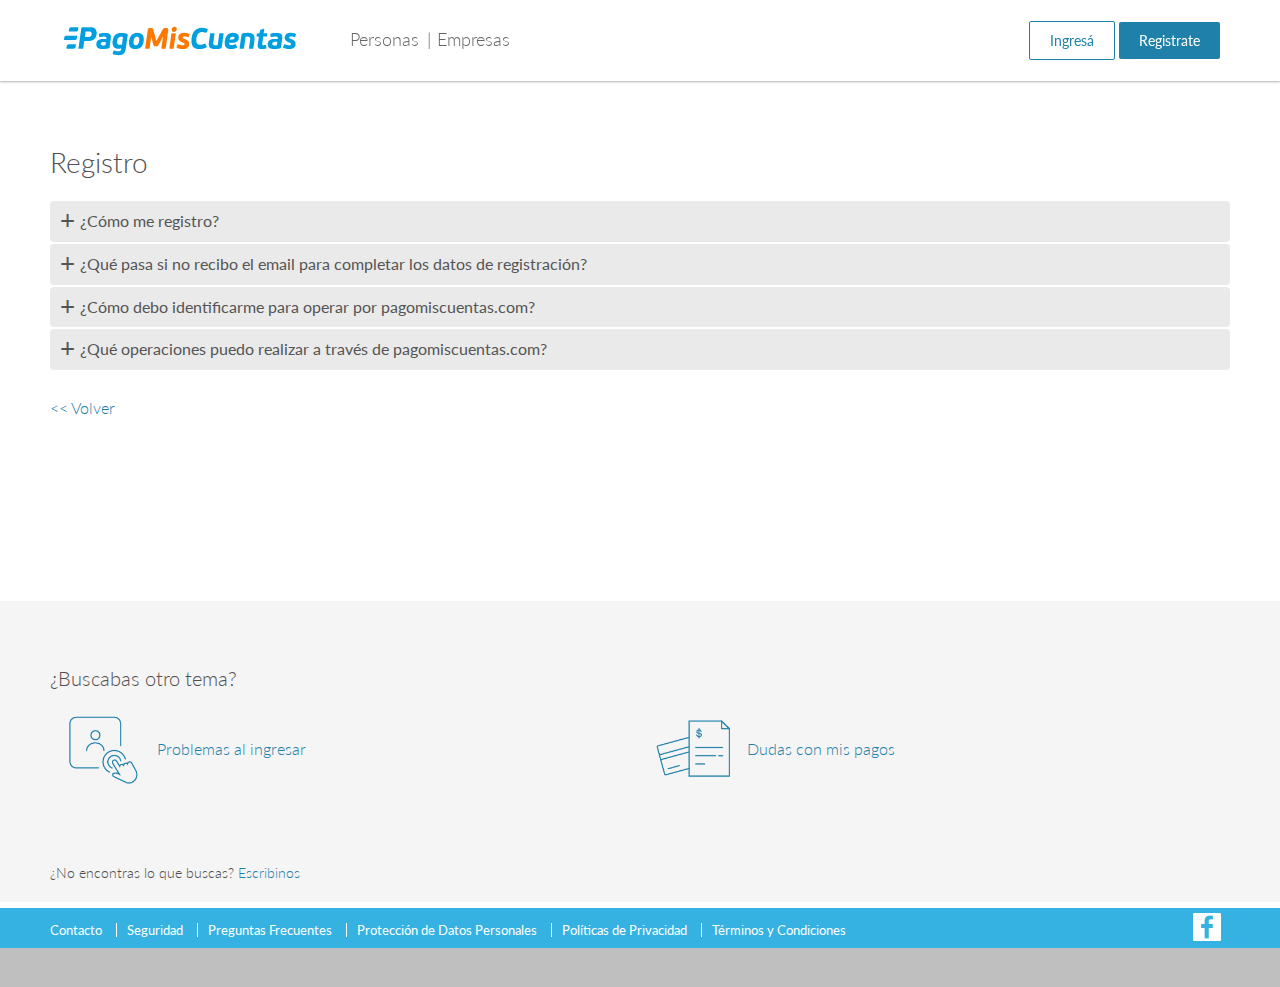
<file: pagomiscuentas.com/registro.html>
<!DOCTYPE html>
<!--[if IEMobile 7]><html class="no-js ie iem7" lang="es" dir="ltr"><![endif]-->
<!--[if lte IE 6]><html class="no-js ie lt-ie9 lt-ie8 lt-ie7" lang="es" dir="ltr"><![endif]-->
<!--[if (IE 7)&(!IEMobile)]><html class="no-js ie lt-ie9 lt-ie8" lang="es" dir="ltr"><![endif]-->
<!--[if IE 8]><html class="no-js ie lt-ie9" lang="es" dir="ltr"><![endif]-->
<!--[if (gte IE 9)|(gt IEMobile 7)]><html class="no-js ie" lang="es" dir="ltr"><![endif]-->
<!--[if !IE]><!--><html class="no-js" lang="es" dir="ltr"><!--<![endif]-->


<!-- Mirrored from pagomiscuentas.com/registro by HTTrack Website Copier/3.x [XR&CO'2014], Mon, 29 Apr 2024 20:28:08 GMT -->
<head>
  <meta charset="utf-8" />
<meta name="HandheldFriendly" content="true" />
<link rel="profile" href="http://www.w3.org/1999/xhtml/vocab" />
<meta name="MobileOptimized" content="width" />
<link rel="apple-touch-icon-precomposed" href="sites/all/themes/omega/omega/apple-touch-icon-precomposed-114x114.png" sizes="114x114" />
<link rel="apple-touch-icon-precomposed" href="sites/all/themes/omega/omega/apple-touch-icon-precomposed-72x72.png" sizes="72x72" />
<link rel="apple-touch-icon-precomposed" href="sites/all/themes/omega/omega/apple-touch-icon-precomposed-144x144.png" sizes="144x144" />
<meta http-equiv="cleartype" content="on" />
<link rel="shortcut icon" href="sites/all/themes/pmcbotondepagopublico_theme/favicon.ico" type="image/vnd.microsoft.icon" />
<link rel="canonical" href="registro.html" />
<meta name="generator" content="Drupal 7 (http://drupal.org)" />
<meta property="og:title" content="Registro" />
<link rel="apple-touch-icon-precomposed" href="sites/all/themes/omega/omega/apple-touch-icon-precomposed.png" />
<link rel="shortlink" href="registro.html" />
<meta property="og:url" content="/registro" />
<meta property="og:site_name" content="PagoMisCuentas" />
<meta property="og:type" content="article" />
<meta name="viewport" content="width=device-width, initial-scale=1.0, minimum-scale=1.0, maximum-scale=1.0" />
<meta name="facebook-domain-verification" content="dxazxmea7j7cyclfkmmndx4dgd4wfl" />
  <title>Registro | PagoMisCuentas</title>
  <link type="text/css" rel="stylesheet" href="sites/pagomiscuentas.com/files/css/css_RN2ZdZZi8gHeW4RtJDgmx3nRFr8grqMafJQ5pBL8Ksw.css" media="all" />
<link type="text/css" rel="stylesheet" href="sites/pagomiscuentas.com/files/css/css_KxYHPe2VTA0PmbyAXj0gT30mZE4NsIMQbjqNxYzkTCM.css" media="all" />
<link type="text/css" rel="stylesheet" href="sites/pagomiscuentas.com/files/css/css_TMOlRB2AgoHOempwBPQSTKK-BUbo7GlSFFyXfX8oHvI.css" media="all" />
<link type="text/css" rel="stylesheet" href="sites/pagomiscuentas.com/files/css/css_eBbQi-howkqd-ccIQVRJDGqZmAsqEv6_rmog00mWNCA.css" media="all and (max-width:767px)" />

<!--[if (gt IE 8) | (IEMobile)]><!-->
<link type="text/css" rel="stylesheet" href="sites/pagomiscuentas.com/files/css/css_hVdA6WkZHXbii8mygodppwc0O9gzTt5buwdHO2uefDo.css" media="all" />
<!--<![endif]-->

<!--[if (IE 7) | (IE 8)]>
<link type="text/css" rel="stylesheet" href="/sites/pagomiscuentas.com/files/css/css_-i5aAJTwo8T8dO--pn27k6ltzzRoOIsJ6cmD_payS_M.css" media="all" />
<![endif]-->
<link type="text/css" rel="stylesheet" href="http://fonts.googleapis.com/css?family=Lato:100,300,400,700" media="all" />
  
  <!-- Google Tag Manager -->
  <script>(function(w,d,s,l,i){w[l]=w[l]||[];w[l].push({'gtm.start':
  new Date().getTime(),event:'gtm.js'});var f=d.getElementsByTagName(s)[0],
  j=d.createElement(s),dl=l!='dataLayer'?'&l='+l:'';j.async=true;j.src=
  '../www.googletagmanager.com/gtm5445.html?id='+i+dl;f.parentNode.insertBefore(j,f);
  })(window,document,'script','dataLayer','GTM-WMJTWVL');</script>
  <!-- End Google Tag Manager -->
</head>
<body class="html not-front not-logged-in page-node page-node- page-node-81 node-type-basic-page full loading no-animation section-registro"  class="html not-front not-logged-in page-node page-node- page-node-81 node-type-basic-page full loading no-animation section-registro">
  <!-- Google Tag Manager (noscript) -->
  <noscript><iframe src="https://www.googletagmanager.com/ns.html?id=GTM-WMJTWVL"
  height="0" width="0" style="display:none;visibility:hidden"></iframe></noscript>
  <!-- End Google Tag Manager (noscript) -->
  <div id="skip-link">
    <a href="#main-content" class="element-invisible element-focusable">Pasar al contenido principal</a>
  </div>
    <div id="feature_prisma_layouts_base">
	<header id="feature_prisma_layouts_base_header" class="clearfix">
		<div class="grid-container">
			<div class="grid-100 tablet-grid-100 mobile-grid-100 grid-parent">
				<div class="grid-25 tablet-grid-25 mobile-grid-80"><div class="panels-style-custom clearfix " data-animation="">
  	<div class="panels-style-custom clearfix " data-animation="">
  	<div class="panel-pane pane-fieldable-panels-pane pane-uuid-b81af1cf-6188-4560-96a0-3bafefadebd4 pane-bundle-logo">
            <a href="index.html" title=""><img alt="" title="" src="sites/all/themes/pmcbotondepagopublico_theme/logo.png" /></a>    </div>
</div></div></div>
				<div class="grid-35 tablet-grid-35 mobile-grid-20"><div class="panels-style-custom clearfix " data-animation="">
  	<div class="panel-pane pane-fieldable-panels-pane pane-vuuid-45220985-43e0-4a69-9e32-c68914d79778 pane-bundle-menu">
            <div id="main-menu" class="menu-mobile-sidebar menu-display-horizontal">
	<div id="main-menu-top">
		<a href="#main-menu-nav" id="main-menu-nav-open-btn" class="nav-btn">menu</a>	</div>
	<div id="main-menu-nav" class="menu-navigation ">
		<ul class="menu"><li class="first expanded"><a href="como-ingreso.html">Personas</a><ul class="menu"><li class="first leaf"><a href="como-ingreso.html">Cómo ingreso</a></li>
<li class="leaf"><a href="como-me-registro.html">Cómo me registro</a></li>
<li class="leaf"><a href="como-pago.html">Cómo pago</a></li>
<li class="last leaf"><a href="que-puedo-pagar.html">Qué puedo pagar</a></li>
</ul></li>
<li class="last leaf"><a href="https://pmcempresas.pagomiscuentas.com.ar/" target="_blank">Empresas</a></li>
</ul>	</div>
</div>
    </div>
</div></div>
				<div class="grid-40 tablet-grid-40 mobile-grid-100 sidebar-menu"><div class="panels-style-custom clearfix " data-animation="">
  	<div class="panel-pane pane-fieldable-panels-pane pane-vuuid-dbccd924-1160-4baf-8635-6b96175929e9 pane-bundle-custom-content">
            <div id="custom_content_512" class="custom-content-top clearfix">
    
	<div class="clearfix custom-content-image"></div>
	<div class="clearfix">
		
	</div>
	<div class="clearfix"><p style="text-align: right;">

<a class="boton-azul-border" href="https://paysrv3.pagomiscuentas.com/pmctas/home.do" target="_blank" onclick="dataLayer.push({'event': 'trackEvent', 'eventCategory': 'Login', 'eventAction': 'clic', 'eventLabel': 'Menu Superior-Sitio publico'});">Ingresá</a>

 <a class="boton-azul" href="https://paysrv3.pagomiscuentas.com/pmctas/new.do" target="_blank" onclick="dataLayer.push({'event': 'trackEvent', 'eventCategory': 'Registrate', 'eventAction': 'clic', 'eventLabel': 'Menu Superior-Sitio publico'});">Registrate</a>

</p></div></div>
    </div>
</div></div>
			</div>
		</div>
	</header>
	<main id="feature_prisma_layouts_base_content" class="clearfix">
		<div class="panels-style-custom clearfix " data-animation="">
  	<div class="panels-style-custom clearfix " data-animation="">
  	<div class="panel-pane pane-page-content">
            <div id="feature_prisma_layouts_content">
  <div id="feature_prisma_layouts_content_middle" class="clearfix">
    <div class="row_region clearfix relative">
          </div>
    <div class="row_region clearfix bg-color-gray relative">
      <div class="grid-container">
        <div class="grid-100 tablet-grid-100 mobile-grid-100"></div>
      </div>
    </div>
    <div class="row_region clearfix relative">
      <div class="grid-container">
        <div class="grid-100 tablet-grid-100 mobile-grid-100"><div class="panels-style-custom clearfix title-align-left padding-top margin-top 0   text-m  " data-animation="">
  	<div class="panel-pane pane-fieldable-panels-pane pane-vuuid-db3f50f5-8a92-476b-88fe-4d9a95bc4677 pane-bundle-custom-content">
            <div id="custom_content_612" class="custom-content-top clearfix">
    
	<div class="clearfix custom-content-image"></div>
	<div class="clearfix">
		
	</div>
	<div class="clearfix"><p><span style="font-size:28px">Registro</span></p>
</div></div>
    </div>
</div><div class="panel-pane pane-fieldable-panels-pane pane-vuuid-324df75a-ac99-4a5a-a000-2bfd96c09d3f pane-bundle-accordion">
            <div id="accordion-3898" class="feature_prisma_widgets">
    <h3>¿Cómo me registro?</h3>
  <div class="body"><p>Podés registrarte haciendo clic en el botón “Regístrate” que se encuentra en el margen superior derecho e ingresando tus datos personales. Luego, recibirás un e-mail para validar que la casilla de correo que ingresaste sea correcta y confirmar tu cuenta. (Atención: si no confirmás tu dirección de correo en 72hs, tendrás que comenzar el registro nuevamente).<br />Finalmente, para garantizar tu seguridad, te pediremos que generes tu contraseña, que informes tu número de teléfono y que selecciones una pregunta de seguridad que te permitirá recordar tu clave en caso de olvidarla. </p>
<p><strong><span class="texto-azul"><u><a href="como-me-registro.html">Mirá comó registrarte</a></u>&gt;</span></strong></p>
</div>
    <h3>¿Qué pasa si no recibo el email para completar los datos de registración?</h3>
  <div class="body"><p>Revisá que la dirección de correo que indicaste sea correcta. Si luego de unos minutos no recibiste el e-mail de confirmación, te recomendamos que verifiques en la bandeja de “correo no deseado” ya que el mismo podría estar ahí.<br />Si continuás sin haber recibido el email de confirmación, comunicate con nuestro Centro de Atención telefónica.</p>
</div>
    <h3>¿Cómo debo identificarme para operar por pagomiscuentas.com?</h3>
  <div class="body"><p>Ingresá con tu dirección de correo electrónico y clave que generaste al momento de registrarte en pagomiscuentas.com</p>
</div>
    <h3>¿Qué operaciones puedo realizar a través de pagomiscuentas.com?</h3>
  <div class="body"><p>Podés pagar impuestos y servicios, hacer recargas de celular, transporte y donaciones.</p>
</div>
  </div>    </div>
<div class="panel-pane pane-fieldable-panels-pane pane-vuuid-54e815fd-a4f7-45ed-a0f2-d9ad5e7b7f81 pane-bundle-custom-content">
            <div id="custom_content_610" class="custom-content-top clearfix">
    
	<div class="clearfix custom-content-image"></div>
	<div class="clearfix">
		
	</div>
	<div class="clearfix"><h5><a href="preguntas-frecuentes.html"><span class="texto-azul">&lt;&lt; Volver</span></a></h5>
<p> </p>
<p> </p>
<p> </p>
<p> </p>
</p>
</div></div>
    </div>
</div>
      </div>
    </div>
    <div class="row_region clearfix relative">
      <div class="grid-container">
        <div class="grid-100 tablet-grid-100 mobile-grid-100 grid-parent">
          <div class="grid-60 tablet-grid-60 mobile-grid-100"></div>
          <div class="grid-40 tablet-grid-40 mobile-grid-100"></div>
        </div>
      </div>
    </div>
    <div class="row_region clearfix bg-color-gray relative">
      <div class="grid-container">
        <div class="grid-100 tablet-grid-100 mobile-grid-100"><div class="panels-style-custom clearfix title-align-left padding-top margin-top 0   text-m  " data-animation="">
  	<div class="panel-pane pane-fieldable-panels-pane pane-vuuid-9023ebbe-b7d1-4334-bca3-d4995cf72d57 pane-bundle-custom-content">
            <div id="custom_content_611" class="custom-content-top clearfix">
    
	<div class="clearfix custom-content-image"></div>
	<div class="clearfix">
		
	</div>
	<div class="clearfix"><p><span style="font-size:20px">¿Buscabas otro tema?</span></p>
</div></div>
    </div>
</div><div class="panels-style-custom clearfix title-align-left 0   text-m  " data-animation="">
  	<div class="panel-pane pane-fieldable-panels-pane pane-vuuid-fbbe9ca0-6e7f-4cec-b761-28ba5552db80 pane-bundle-dynamic-columns">
            <div id="dynamic_columns_613" class="feature_prisma_widgets dynamic_columns">
      <div class="grid-50 tablet-grid-50 mobile-grid-100 col-xs-12 col-sm-6 col-md-6 col-lg-6 margin-bottom">
    <p><span class="texto-azul"><a href="problemas-al-acceder.html"><img style="color: rgb(80, 79, 79); width: 87px; height: 80px;" class="media-element file-default" src="sites/pagomiscuentas.com/files/iconos_problemas-ingresar.png" alt="" />Problemas al ingresar</a></span></p>
  </div>
    <div class="grid-50 tablet-grid-50 mobile-grid-100 col-xs-12 col-sm-6 col-md-6 col-lg-6 margin-bottom">
    <p><a href="dudas-con-mis-pagos.html"><img style="width: 87px; height: 80px;" class="media-element file-default" src="sites/pagomiscuentas.com/files/iconos_pago-05.png" alt="" /><span style="color:rgb(31, 128, 170); text-align:center">Dudas con mis pagos</span></a></p>
  </div>
    <div class="clearfix"></div>
  </div>    </div>
</div><div class="panel-pane pane-fieldable-panels-pane pane-vuuid-a7c4dcf3-4b2c-4a64-92ea-3fc0f62e8214 pane-bundle-custom-content">
            <div id="custom_content_614" class="custom-content-top clearfix">
    
	<div class="clearfix custom-content-image"></div>
	<div class="clearfix">
		
	</div>
	<div class="clearfix"><h4><span style="font-size:14px">¿No encontras lo que buscas? <span class="texto-azul"><a href="contacto.html"><span>Escribinos</span></a></span></span></h4>
</p>
</div></div>
    </div>
</div>
      </div>
    </div>
    <div class="row_region clearfix relative">
      <div class="grid-container">
        <div class="grid-100 tablet-grid-100 mobile-grid-100"></div>
      </div>
    </div>
    <div class="row_region clearfix bg-color-gray relative">
      <div class="grid-container">
        <div class="grid-100 tablet-grid-100 mobile-grid-100"></div>
      </div>
    </div>
    <div class="row_region clearfix relative">
      <div class="grid-container">
        <div class="grid-100 tablet-grid-100 mobile-grid-100 grid-parent">
          <div class="grid-33 tablet-grid-33 mobile-grid-100"></div>
          <div class="grid-33 tablet-grid-33 mobile-grid-100"></div>
          <div class="grid-33 tablet-grid-33 mobile-grid-100"></div>
        </div>
      </div>
    </div>
    <div class="row_region clearfix relative">
      <div class="grid-container">
        <div class="grid-100 tablet-grid-100 mobile-grid-100"></div>
      </div>
    </div>
    <div class="row_region clearfix relative">
      <div class="grid-container">
        <div class="grid-100 tablet-grid-100 mobile-grid-100 grid-parent">
          <div class="grid-60 suffix-5 tablet-grid-60 tablet-suffix-5 mobile-grid-100"></div>
          <div class="grid-35 tablet-grid-35 mobile-grid-100"></div>
      </div>
    </div>
  </div>
  <div class="row_region clearfix relative">
    <div class="grid-container">
      <div class="grid-100 tablet-grid-100 mobile-grid-100"></div>
    </div>
  </div>
  <div class="row_region clearfix relative">
    <div class="grid-container">
      <div class="grid-100 tablet-grid-100 mobile-grid-100 grid-parent">
        <div class="grid-25 tablet-grid-25 mobile-grid-100"></div>
        <div class="grid-25 tablet-grid-25 mobile-grid-100"></div>
        <div class="grid-25 tablet-grid-25 mobile-grid-100"></div>
        <div class="grid-25 tablet-grid-25 mobile-grid-100"></div>
      </div>
    </div>
  </div>
  <div class="row_region clearfix relative">
    <div class="grid-container">
      <div class="grid-100 tablet-grid-100 mobile-grid-100"></div>
    </div>
  </div>
  <div class="row_region clearfix bg-color-gray relative">
    <div class="grid-container">
      <div class="grid-100 tablet-grid-100 mobile-grid-100"></div>
    </div>
  </div>
  <div class="row_region clearfix relative">
    <div class="grid-container">
      <div class="grid-100 tablet-grid-100 mobile-grid-100 grid-parent">
        <div class="grid-75 tablet-grid-75 mobile-grid-100"></div>
        <div class="grid-25 tablet-grid-25 mobile-grid-100"></div>
      </div>
    </div>
  </div>
  <div class="row_region clearfix relative">
    <div class="grid-container">
      <div class="grid-100 tablet-grid-100 mobile-grid-100 grid-parent">
        <div class="grid-25 tablet-grid-25 mobile-grid-100"></div>
        <div class="grid-75 tablet-grid-75 mobile-grid-100"></div>
      </div>
    </div>
  </div>
  <div class="row_region clearfix relative">
    <div class="grid-container">
      <div class="grid-100 tablet-grid-100 mobile-grid-100"></div>
    </div>
  </div>
  <div class="row_region clearfix bg-color-gray relative">
    <div class="grid-container">
      <div class="grid-100 tablet-grid-100 mobile-grid-100"></div>
    </div>
  </div>
  <div class="row_region clearfix relative">
    <div class="grid-container">
      <div class="grid-100 tablet-grid-100 mobile-grid-100 grid-parent">
        <div class="grid-50 tablet-grid-50 mobile-grid-100"></div>
        <div class="grid-50 tablet-grid-50 mobile-grid-100"></div>
      </div>
    </div>
  </div>
  <div class="row_region clearfix relative">
    <div class=""></div>
  </div>
  <div class="row_region clearfix relative">
    <div class="grid-container">
      <div class="grid-100 tablet-grid-100 mobile-grid-100"></div>
    </div>
  </div>
</div>
    </div>
</div></div>	</main>
	<footer id="feature_prisma_layouts_base_footer" class="clearfix">
		<div class="bg-color-blue">
			<div class="grid-container">
				<div class="grid-70 tablet-grid-70 mobile-grid-100"><div class="panels-style-custom clearfix " data-animation="">
  	<div class="panel-pane pane-fieldable-panels-pane pane-uuid-a77c423e-2f10-4eec-b4c9-b731f688fcd2 pane-bundle-menu">
            <div id="menu-footer" class="simple-menu menu-display-horizontal">
	<div class=" ">
		<ul class="menu"><li class="first leaf"><a href="contacto.html">Contacto</a></li>
<li class="leaf"><a href="seguridad.html">Seguridad</a></li>
<li class="leaf"><a href="preguntas-frecuentes.html">Preguntas Frecuentes</a></li>
<li class="leaf"><a href="proteccion-de-datos-personales.html">Protección de Datos Personales</a></li>
<li class="leaf"><a href="politica-de-privacidad.html">Políticas de Privacidad</a></li>
<li class="last leaf"><a href="terminos-y-condiciones.html">Términos y Condiciones</a></li>
</ul>	</div>
</div>
    </div>
</div></div>
				<div class="grid-30 tablet-grid-30 mobile-grid-100 text-right"><div class="panels-style-custom clearfix " data-animation="">
  	<div class="panel-pane pane-fieldable-panels-pane pane-vuuid-00c68e79-8e54-4c9c-a8b5-236a3bbbe941 pane-bundle-custom-content">
            <div id="custom_content_549" class="custom-content-top clearfix">
    
	<div class="clearfix custom-content-image"></div>
	<div class="clearfix">
		
	</div>
	<div class="clearfix"><p style="text-align:center"><a href="https://www.facebook.com/Pagomiscuentas/"><img alt="Facebook" title="Facebook" style="float: right;" class="media-element file-default" src="sites/pagomiscuentas.com/files/ico-facebook_1.png" /></a></p>
</div></div>
    </div>
</div></div>
			</div>
		</div>
		<div class="bg-color-gray">
			<div class="grid-container">
				<div class="grid-100 tablet-grid-100 mobile-gid-100">&nbsp;</div>
			</div>
		</div>
	</footer>
</div>
  
  <script src="sites/pagomiscuentas.com/files/js/js_HU3O34Uz7w6t9qYpjR1nhXS0scnRWS6Qxo_0pLvyshA.js"></script>
<script src="sites/pagomiscuentas.com/files/js/js_sMk-P40QT31UC1wsKI2A0uRp8t_T0dKpPk9a81dVf4I.js"></script>
<script src="sites/pagomiscuentas.com/files/js/js_K-AYFej_QF3xaRnWojaY73euIS2XCoMgwHgRucT6zBg.js"></script>
<script src="sites/pagomiscuentas.com/files/js/js_gmFl5Ch-Vh69l04iVicVASgPyzgZzJPDWC166tWF79M.js"></script>
<script>
    (function($){ 
      Drupal.behaviors.mybehavior_accordion_3898 = {
        attach: function (context, settings) {

            $('#accordion-3898', context).once('mybehavior_accordion_3898', function () {
              $(this).accordion({ 
                heightStyle: 'content', 
                collapsible: true, 
                active: true 
              });
              
              if( $(window.location.hash)[0] && $(this).find( window.location.hash ).length > 0 ) {
                if( window.location.hash.startsWith('#ui-accordion-') ) {
                  $(this).accordion({ active: parseInt( $(window.location.hash).index() / 2 ) });
                }

                $('html, body').animate({
                  scrollTop: $(window.location.hash).offset().top - 90
                }, 500);
              }
            });

        }
      };
    })(jQuery);</script>
<script src="sites/pagomiscuentas.com/files/js/js_5dXe3g3tQRbfmiXa9z_E5HtPO1jkUdmepD7l0GFMxiU.js"></script>

<!--[if lt IE 9]>
<script src="/sites/pagomiscuentas.com/files/js/js_vGcLgcSz3rG85SrDhigCK_C10Ho69ukBjhD03yeVrO0.js"></script>
<![endif]-->
<script>jQuery.extend(Drupal.settings, {"basePath":"\/","pathPrefix":"","CToolsModal":{"modalSize":{"type":"scale","width":".9","height":".9","addWidth":0,"addHeight":0,"contentRight":25,"contentBottom":75},"modalOptions":{"opacity":".55","background-color":"#FFF"},"animationSpeed":"fast","modalTheme":"CToolsModalDialog","throbberTheme":"CToolsModalThrobber"}});</script>
  <script src="sites/pagomiscuentas.com/files/js/js_fWJh__iNuSEKqPOHN_8ppgpT7U05boyXw9UoZhLZ004.js"></script>

</body>

<!-- Mirrored from pagomiscuentas.com/registro by HTTrack Website Copier/3.x [XR&CO'2014], Mon, 29 Apr 2024 20:28:11 GMT -->
</html>
<!-- Page cached by Boost @ 2023-06-05 15:17:27, expires @ 2023-06-05 15:18:27, lifetime 1 min -->
</file>
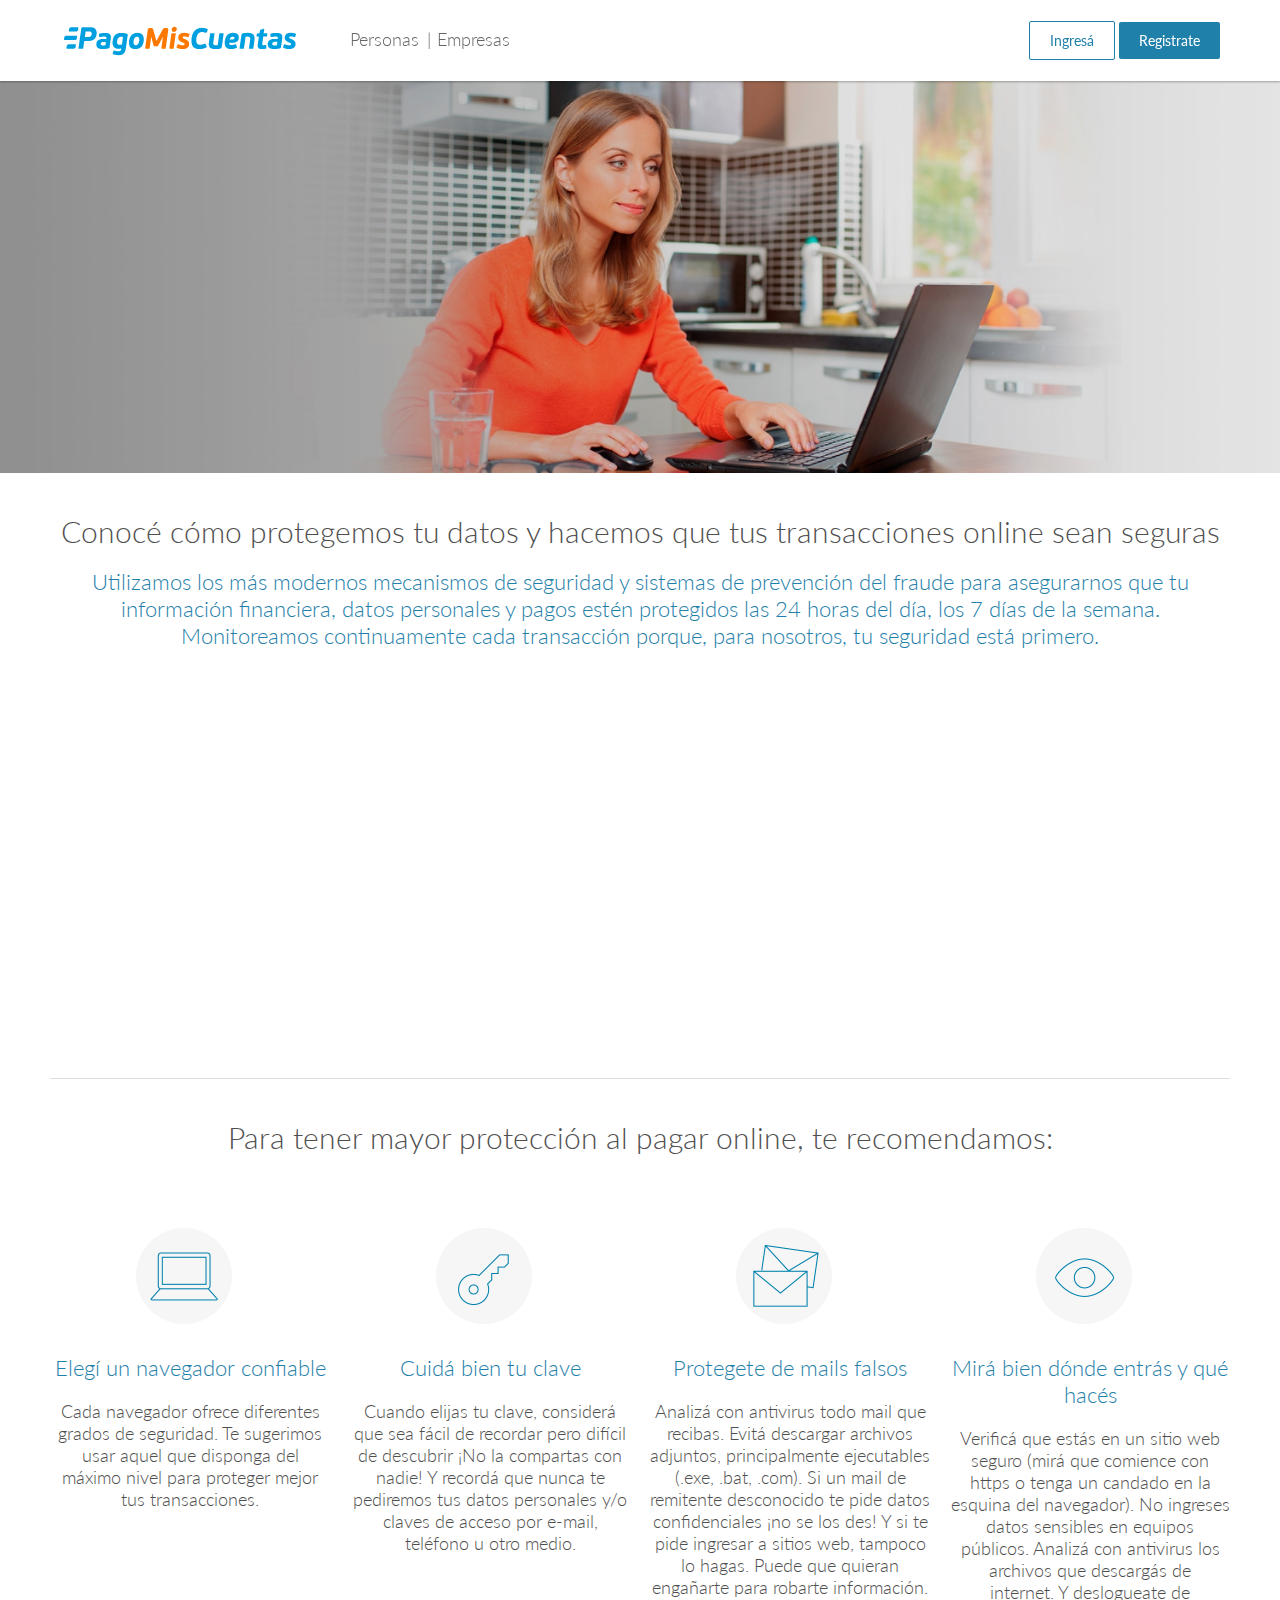
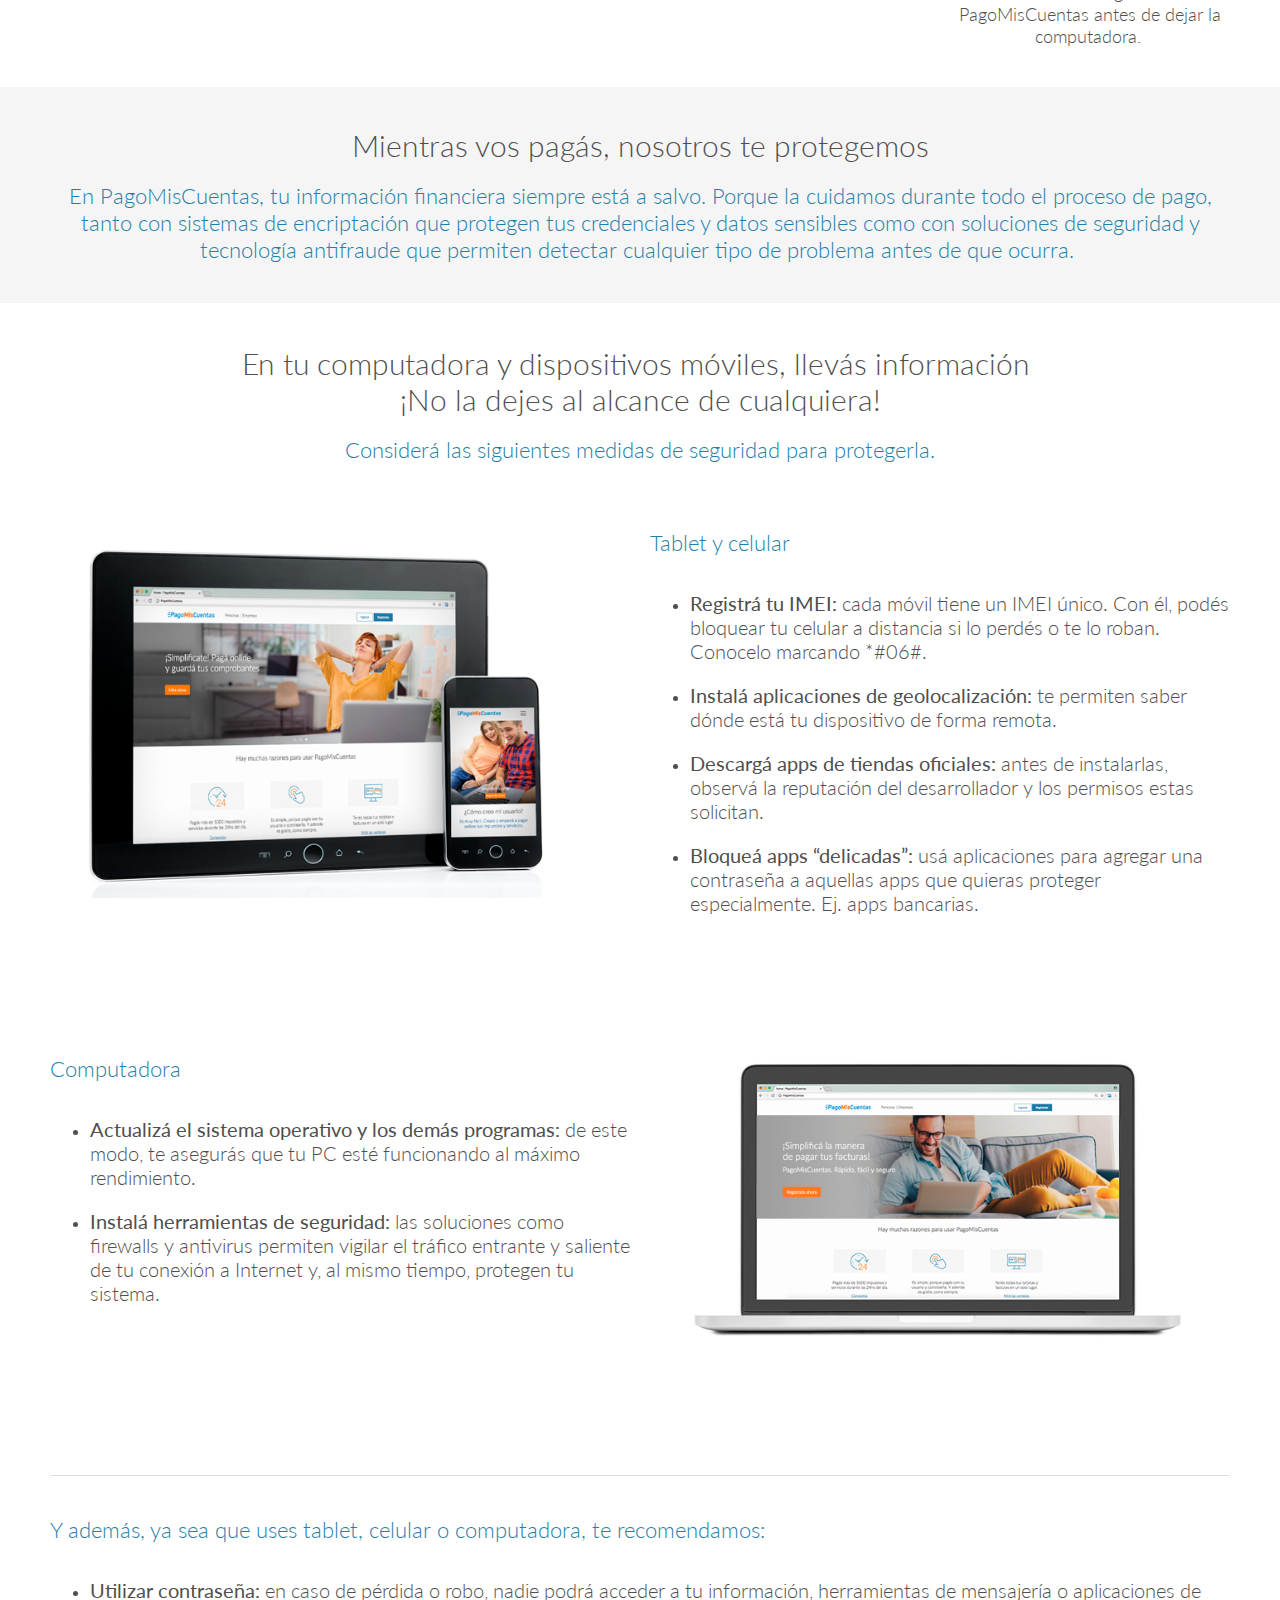
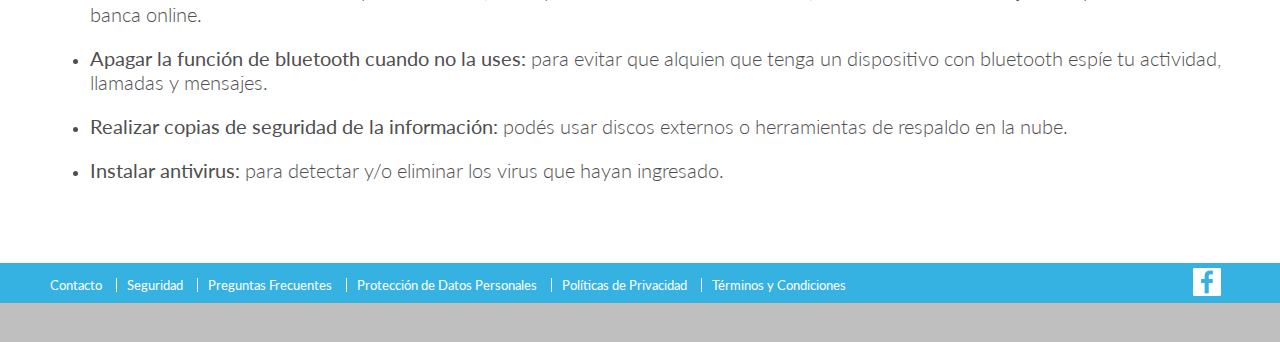
<file: pagomiscuentas.com/seguridad.html>
<!DOCTYPE html>
<!--[if IEMobile 7]><html class="no-js ie iem7" lang="es" dir="ltr"><![endif]-->
<!--[if lte IE 6]><html class="no-js ie lt-ie9 lt-ie8 lt-ie7" lang="es" dir="ltr"><![endif]-->
<!--[if (IE 7)&(!IEMobile)]><html class="no-js ie lt-ie9 lt-ie8" lang="es" dir="ltr"><![endif]-->
<!--[if IE 8]><html class="no-js ie lt-ie9" lang="es" dir="ltr"><![endif]-->
<!--[if (gte IE 9)|(gt IEMobile 7)]><html class="no-js ie" lang="es" dir="ltr"><![endif]-->
<!--[if !IE]><!--><html class="no-js" lang="es" dir="ltr"><!--<![endif]-->


<!-- Mirrored from pagomiscuentas.com/seguridad by HTTrack Website Copier/3.x [XR&CO'2014], Mon, 29 Apr 2024 20:27:37 GMT -->
<head>
  <meta charset="utf-8" />
<meta name="HandheldFriendly" content="true" />
<link rel="profile" href="http://www.w3.org/1999/xhtml/vocab" />
<meta name="MobileOptimized" content="width" />
<link rel="apple-touch-icon-precomposed" href="sites/all/themes/omega/omega/apple-touch-icon-precomposed-114x114.png" sizes="114x114" />
<link rel="apple-touch-icon-precomposed" href="sites/all/themes/omega/omega/apple-touch-icon-precomposed-72x72.png" sizes="72x72" />
<link rel="apple-touch-icon-precomposed" href="sites/all/themes/omega/omega/apple-touch-icon-precomposed-144x144.png" sizes="144x144" />
<meta http-equiv="cleartype" content="on" />
<link rel="shortcut icon" href="sites/all/themes/pmcbotondepagopublico_theme/favicon.ico" type="image/vnd.microsoft.icon" />
<link rel="canonical" href="seguridad.html" />
<meta name="generator" content="Drupal 7 (http://drupal.org)" />
<meta property="og:title" content="seguridad" />
<link rel="apple-touch-icon-precomposed" href="sites/all/themes/omega/omega/apple-touch-icon-precomposed.png" />
<link rel="shortlink" href="seguridad.html" />
<meta property="og:url" content="/seguridad" />
<meta property="og:site_name" content="PagoMisCuentas" />
<meta property="og:type" content="article" />
<meta name="viewport" content="width=device-width, initial-scale=1.0, minimum-scale=1.0, maximum-scale=1.0" />
<meta name="facebook-domain-verification" content="dxazxmea7j7cyclfkmmndx4dgd4wfl" />
  <title>seguridad | PagoMisCuentas</title>
  <link type="text/css" rel="stylesheet" href="sites/pagomiscuentas.com/files/css/css_RN2ZdZZi8gHeW4RtJDgmx3nRFr8grqMafJQ5pBL8Ksw.css" media="all" />
<link type="text/css" rel="stylesheet" href="sites/pagomiscuentas.com/files/css/css_-QhTcndILuxetxBt0TWXRFq3XZhH9E4muBUFRbRg6lg.css" media="all" />
<link type="text/css" rel="stylesheet" href="sites/pagomiscuentas.com/files/css/css_TMOlRB2AgoHOempwBPQSTKK-BUbo7GlSFFyXfX8oHvI.css" media="all" />
<link type="text/css" rel="stylesheet" href="sites/pagomiscuentas.com/files/css/css_eBbQi-howkqd-ccIQVRJDGqZmAsqEv6_rmog00mWNCA.css" media="all and (max-width:767px)" />

<!--[if (gt IE 8) | (IEMobile)]><!-->
<link type="text/css" rel="stylesheet" href="sites/pagomiscuentas.com/files/css/css_hVdA6WkZHXbii8mygodppwc0O9gzTt5buwdHO2uefDo.css" media="all" />
<!--<![endif]-->

<!--[if (IE 7) | (IE 8)]>
<link type="text/css" rel="stylesheet" href="/sites/pagomiscuentas.com/files/css/css_-i5aAJTwo8T8dO--pn27k6ltzzRoOIsJ6cmD_payS_M.css" media="all" />
<![endif]-->
<link type="text/css" rel="stylesheet" href="http://fonts.googleapis.com/css?family=Lato:100,300,400,700" media="all" />
  
  <!-- Google Tag Manager -->
  <script>(function(w,d,s,l,i){w[l]=w[l]||[];w[l].push({'gtm.start':
  new Date().getTime(),event:'gtm.js'});var f=d.getElementsByTagName(s)[0],
  j=d.createElement(s),dl=l!='dataLayer'?'&l='+l:'';j.async=true;j.src=
  '../www.googletagmanager.com/gtm5445.html?id='+i+dl;f.parentNode.insertBefore(j,f);
  })(window,document,'script','dataLayer','GTM-WMJTWVL');</script>
  <!-- End Google Tag Manager -->
</head>
<body class="html not-front not-logged-in page-node page-node- page-node-58 node-type-basic-page full loading no-animation section-seguridad"  class="html not-front not-logged-in page-node page-node- page-node-58 node-type-basic-page full loading no-animation section-seguridad">
  <!-- Google Tag Manager (noscript) -->
  <noscript><iframe src="https://www.googletagmanager.com/ns.html?id=GTM-WMJTWVL"
  height="0" width="0" style="display:none;visibility:hidden"></iframe></noscript>
  <!-- End Google Tag Manager (noscript) -->
  <div id="skip-link">
    <a href="#main-content" class="element-invisible element-focusable">Pasar al contenido principal</a>
  </div>
    <div id="feature_prisma_layouts_base">
	<header id="feature_prisma_layouts_base_header" class="clearfix">
		<div class="grid-container">
			<div class="grid-100 tablet-grid-100 mobile-grid-100 grid-parent">
				<div class="grid-25 tablet-grid-25 mobile-grid-80"><div class="panels-style-custom clearfix " data-animation="">
  	<div class="panels-style-custom clearfix " data-animation="">
  	<div class="panel-pane pane-fieldable-panels-pane pane-uuid-b81af1cf-6188-4560-96a0-3bafefadebd4 pane-bundle-logo">
            <a href="index.html" title=""><img alt="" title="" src="sites/all/themes/pmcbotondepagopublico_theme/logo.png" /></a>    </div>
</div></div></div>
				<div class="grid-35 tablet-grid-35 mobile-grid-20"><div class="panels-style-custom clearfix " data-animation="">
  	<div class="panel-pane pane-fieldable-panels-pane pane-vuuid-45220985-43e0-4a69-9e32-c68914d79778 pane-bundle-menu">
            <div id="main-menu" class="menu-mobile-sidebar menu-display-horizontal">
	<div id="main-menu-top">
		<a href="#main-menu-nav" id="main-menu-nav-open-btn" class="nav-btn">menu</a>	</div>
	<div id="main-menu-nav" class="menu-navigation ">
		<ul class="menu"><li class="first expanded"><a href="como-ingreso.html">Personas</a><ul class="menu"><li class="first leaf"><a href="como-ingreso.html">Cómo ingreso</a></li>
<li class="leaf"><a href="como-me-registro.html">Cómo me registro</a></li>
<li class="leaf"><a href="como-pago.html">Cómo pago</a></li>
<li class="last leaf"><a href="que-puedo-pagar.html">Qué puedo pagar</a></li>
</ul></li>
<li class="last leaf"><a href="https://pmcempresas.pagomiscuentas.com.ar/" target="_blank">Empresas</a></li>
</ul>	</div>
</div>
    </div>
</div></div>
				<div class="grid-40 tablet-grid-40 mobile-grid-100 sidebar-menu"><div class="panels-style-custom clearfix " data-animation="">
  	<div class="panel-pane pane-fieldable-panels-pane pane-vuuid-dbccd924-1160-4baf-8635-6b96175929e9 pane-bundle-custom-content">
            <div id="custom_content_512" class="custom-content-top clearfix">
    
	<div class="clearfix custom-content-image"></div>
	<div class="clearfix">
		
	</div>
	<div class="clearfix"><p style="text-align: right;">

<a class="boton-azul-border" href="https://paysrv3.pagomiscuentas.com/pmctas/home.do" target="_blank" onclick="dataLayer.push({'event': 'trackEvent', 'eventCategory': 'Login', 'eventAction': 'clic', 'eventLabel': 'Menu Superior-Sitio publico'});">Ingresá</a>

 <a class="boton-azul" href="https://paysrv3.pagomiscuentas.com/pmctas/new.do" target="_blank" onclick="dataLayer.push({'event': 'trackEvent', 'eventCategory': 'Registrate', 'eventAction': 'clic', 'eventLabel': 'Menu Superior-Sitio publico'});">Registrate</a>

</p></div></div>
    </div>
</div></div>
			</div>
		</div>
	</header>
	<main id="feature_prisma_layouts_base_content" class="clearfix">
		<div class="panels-style-custom clearfix " data-animation="">
  	<div class="panels-style-custom clearfix " data-animation="">
  	<div class="panel-pane pane-page-content">
            <div id="feature_prisma_layouts_content">
  <div id="feature_prisma_layouts_content_middle" class="clearfix">
    <div class="row_region clearfix relative">
      <div class="panel-pane pane-fieldable-panels-pane pane-vuuid-c3aa0d4e-7aac-4073-8839-741725571825 pane-bundle-slide">
            <div id="flexslider_291" class="flexslider flexslider_291">
  <ul class="slides">
          <li class="slide ">
        
                    <img class="hide-on-mobile" src="sites/pagomiscuentas.com/files/styles/slider/public/dest-seguridad_07f19.jpg?itok=MOIHA13o" width="1500" height="460" alt="" />          <img class="hide-on-tablet hide-on-desktop" src="sites/pagomiscuentas.com/files/styles/slider_mobile/public/dest-seguridad_05880.jpg?itok=zN6xbPK9&amp;c=dcf9dac343c0fff21adb7c36bee86b85" width="768" height="768" alt="" />          <div class = "grid-container center-wrapper">
            <div class="caption">
              <div class="title-wrapper">
                <h2 class="title "><p>Tu seguridad está primero</p>
</h2>
                <div class="description "></div>
                <div class=""></div>
              </div>
            </div>
          </div>
          
              </li>
      </ul>
</div>
    </div>
    </div>
    <div class="row_region clearfix bg-color-gray relative">
      <div class="grid-container">
        <div class="grid-100 tablet-grid-100 mobile-grid-100"></div>
      </div>
    </div>
    <div class="row_region clearfix relative">
      <div class="grid-container">
        <div class="grid-100 tablet-grid-100 mobile-grid-100"><div class="panels-style-custom clearfix title-align-left padding-top 0   text-m  " data-animation="">
  	<div class="panel-pane pane-fieldable-panels-pane pane-vuuid-0fea530c-d07c-4fd8-b80e-78f0694795f3 pane-bundle-custom-content">
            <div id="custom_content_276" class="custom-content-top clearfix">
    
	<div class="clearfix custom-content-image"></div>
	<div class="clearfix">
		
	</div>
	<div class="clearfix"><div style="text-align:center">
<div><span><span style="font-size:30px">Conocé cómo protegemos tu datos y hacemos que tus transacciones online sean seguras</span></span></div>
</div>
<div style="text-align:center"> </div>
<div style="text-align:center"><span class="texto-azul"><span style="font-size:22px">Utilizamos los más modernos mecanismos de seguridad y sistemas de prevención del fraude para asegurarnos que tu información financiera, datos personales y pagos estén protegidos las 24 horas del día, los 7 días de la semana. Monitoreamos continuamente cada transacción porque, para nosotros, tu seguridad está primero.</span></span></div>
</div></div>
    </div>
</div></div>
      </div>
    </div>
    <div class="row_region clearfix relative">
      <div class="grid-container">
        <div class="grid-100 tablet-grid-100 mobile-grid-100 grid-parent">
          <div class="grid-60 tablet-grid-60 mobile-grid-100"></div>
          <div class="grid-40 tablet-grid-40 mobile-grid-100"></div>
        </div>
      </div>
    </div>
    <div class="row_region clearfix bg-color-gray relative">
      <div class="grid-container">
        <div class="grid-100 tablet-grid-100 mobile-grid-100"></div>
      </div>
    </div>
    <div class="row_region clearfix relative">
      <div class="grid-container">
        <div class="grid-100 tablet-grid-100 mobile-grid-100"></div>
      </div>
    </div>
    <div class="row_region clearfix bg-color-gray relative">
      <div class="grid-container">
        <div class="grid-100 tablet-grid-100 mobile-grid-100"></div>
      </div>
    </div>
    <div class="row_region clearfix relative">
      <div class="grid-container">
        <div class="grid-100 tablet-grid-100 mobile-grid-100 grid-parent">
          <div class="grid-33 tablet-grid-33 mobile-grid-100"><div class="panels-style-custom clearfix title-align-center padding-top padding-bottom 0   text-m animate " data-animation="fadeInUp">
  	<div class="panel-pane pane-fieldable-panels-pane pane-vuuid-aa4cf33b-005b-4cc5-8568-53d0df12f756 pane-bundle-custom-content">
            <div id="custom_content_315" class="custom-content-top clearfix">
    
	<div class="clearfix custom-content-image"><img src="sites/pagomiscuentas.com/files/styles/custom_content_large/public/icono-proteccion_11f39.png?itok=gXAcw27o" alt="" /></div>
	<div class="clearfix">
		
	</div>
	<div class="clearfix"><div style="text-align:center"> </div>
<div style="text-align:center"><span style="font-size:22px"><span class="texto-rosa">Datos y credenciales protegidos</span></span></div>
<div style="text-align:center"> </div>
<div style="text-align:center"><span style="font-size:20px">Cuando usás PagoMisCuentas, nadie ve tus credenciales de acceso ni información financiera. Implementamos cifrado seguro para proteger estos datos desde que salen de tu dispositivo hasta que llegan a nuestro servidor.</span></div>
</div></div>
    </div>
</div></div>
          <div class="grid-33 tablet-grid-33 mobile-grid-100"><div class="panels-style-custom clearfix title-align-center padding-top padding-bottom 0   text-m animate " data-animation="fadeInUp">
  	<div class="panel-pane pane-fieldable-panels-pane pane-vuuid-f913e1be-26c9-4d1a-a9fa-cfb00f60274a pane-bundle-custom-content">
            <div id="custom_content_316" class="custom-content-top clearfix">
    
	<div class="clearfix custom-content-image"><img src="sites/pagomiscuentas.com/files/styles/custom_content_large/public/icono-informe_1ebdd.png?itok=GaYwrunz" alt="" /></div>
	<div class="clearfix">
		
	</div>
	<div class="clearfix"><div style="text-align:center"> </div>
<div style="text-align:center"><span style="font-size:22px"><span class="texto-rosa">Información autenticada</span></span></div>
<div style="text-align:center"> </div>
<div style="text-align:center"><span style="font-size:20px">Utilizamos diferentes procesos para corroborar bien los datos de las transacciones y así mantener el máximo nivel de autenticidad, seguridad y protección.</span></div>
</div></div>
    </div>
</div></div>
          <div class="grid-33 tablet-grid-33 mobile-grid-100"><div class="panels-style-custom clearfix title-align-center padding-top padding-bottom 0   text-m animate " data-animation="fadeInUp">
  	<div class="panel-pane pane-fieldable-panels-pane pane-vuuid-fa7bef60-2ea5-42aa-a43f-48c946292951 pane-bundle-custom-content">
            <div id="custom_content_317" class="custom-content-top clearfix">
    
	<div class="clearfix custom-content-image"><img src="sites/pagomiscuentas.com/files/styles/custom_content_large/public/icono-24hs_116cb.png?itok=9PKpsWVY" alt="" /></div>
	<div class="clearfix">
		
	</div>
	<div class="clearfix"><div style="text-align:center"> </div>
<div style="text-align:center"><span style="font-size:22px"><span class="texto-rosa">Siempre abierto</span></span></div>
<div style="text-align:center"> </div>
<div style="text-align:center"><span style="font-size:20px">Contamos con tecnología y sistemas de clase mundial que nos permiten brindar un servicio continuado las 24 horas del día, los 7 días de la semana para que puedas pagar tus facturas a toda hora.</span></div>
</div></div>
    </div>
</div></div>
        </div>
      </div>
    </div>
    <div class="row_region clearfix relative">
      <div class="grid-container">
        <div class="grid-100 tablet-grid-100 mobile-grid-100"><div class="panels-style-custom clearfix title-align-left border-top padding-top 0   text-m  " data-animation="">
  	<div class="panel-pane pane-fieldable-panels-pane pane-vuuid-9dcdd854-acb5-43f1-90f6-7e61129c7250 pane-bundle-custom-content">
            <div id="custom_content_429" class="custom-content-top clearfix">
    
	<div class="clearfix custom-content-image"></div>
	<div class="clearfix">
		
	</div>
	<div class="clearfix"><p style="text-align:center"><span style="font-size:30px">Para tener mayor protección al pagar online, te recomendamos:</span></p>
</div></div>
    </div>
</div></div>
      </div>
    </div>
    <div class="row_region clearfix relative">
      <div class="grid-container">
        <div class="grid-100 tablet-grid-100 mobile-grid-100 grid-parent">
          <div class="grid-60 suffix-5 tablet-grid-60 tablet-suffix-5 mobile-grid-100"></div>
          <div class="grid-35 tablet-grid-35 mobile-grid-100"></div>
      </div>
    </div>
  </div>
  <div class="row_region clearfix relative">
    <div class="grid-container">
      <div class="grid-100 tablet-grid-100 mobile-grid-100"></div>
    </div>
  </div>
  <div class="row_region clearfix relative">
    <div class="grid-container">
      <div class="grid-100 tablet-grid-100 mobile-grid-100 grid-parent">
        <div class="grid-25 tablet-grid-25 mobile-grid-100"><div class="panels-style-custom clearfix title-align-left padding-top padding-bottom 0   text-m  " data-animation="">
  	<div class="panel-pane pane-fieldable-panels-pane pane-vuuid-b28363bf-ac23-433b-99b3-4432fda4df4d pane-bundle-custom-content">
            <div id="custom_content_430" class="custom-content-top clearfix">
    
	<div class="clearfix custom-content-image"></div>
	<div class="clearfix">
		
	</div>
	<div class="clearfix"><p style="text-align:center"><img alt="navegador web" title="navegador web" class="media-element file-default" src="sites/pagomiscuentas.com/files/icon-compu.png" /></p>
<div style="text-align:center"><span style="font-size:22px"><span class="texto-rosa">Elegí un navegador confiable</span></span></div>
<div style="text-align:center"> </div>
<div style="text-align:center"><span style="font-size:18px">Cada navegador ofrece diferentes grados de seguridad. Te sugerimos usar aquel que disponga del máximo nivel para proteger mejor tus transacciones.</span></div>
</div></div>
    </div>
</div></div>
        <div class="grid-25 tablet-grid-25 mobile-grid-100"><div class="panels-style-custom clearfix title-align-left padding-top padding-bottom 0   text-m  " data-animation="">
  	<div class="panel-pane pane-fieldable-panels-pane pane-vuuid-e0bcfa29-7585-449f-9867-a6a5b7bd85b4 pane-bundle-custom-content">
            <div id="custom_content_431" class="custom-content-top clearfix">
    
	<div class="clearfix custom-content-image"></div>
	<div class="clearfix">
		
	</div>
	<div class="clearfix"><p style="text-align:center"><img alt="cuida la clave" title="cuida la clave" class="media-element file-default" src="sites/pagomiscuentas.com/files/icon-key.png" /></p>
<div style="text-align:center"><span style="font-size:22px"><span class="texto-rosa">Cuidá bien tu clave</span></span></div>
<div style="text-align:center"> </div>
<div style="text-align:center"><span style="font-size:18px">Cuando elijas tu clave, considerá que sea fácil de recordar pero difícil de descubrir ¡No la compartas con nadie! Y recordá que nunca te pediremos tus datos personales y/o claves de acceso por e-mail, teléfono u otro medio.</span></div>
</div></div>
    </div>
</div></div>
        <div class="grid-25 tablet-grid-25 mobile-grid-100"><div class="panels-style-custom clearfix title-align-left padding-top padding-bottom 0   text-m  " data-animation="">
  	<div class="panel-pane pane-fieldable-panels-pane pane-vuuid-debdbf07-31cd-45f3-8ea4-5ddfb083cbfb pane-bundle-custom-content">
            <div id="custom_content_432" class="custom-content-top clearfix">
    
	<div class="clearfix custom-content-image"></div>
	<div class="clearfix">
		
	</div>
	<div class="clearfix"><p style="text-align:center"><img alt="seguridad mail" title="seguridad mail" class="media-element file-default" src="sites/pagomiscuentas.com/files/icon-mail.png" /></p>
<div style="text-align:center"><span style="font-size:22px"><span class="texto-rosa">Protegete de mails falsos</span></span></div>
<div style="text-align:center"> </div>
<div style="text-align:center"><span style="font-size:18px">Analizá con antivirus todo mail que recibas. Evitá descargar archivos adjuntos, principalmente ejecutables (.exe, .bat, .com). Si un mail de remitente desconocido te pide datos confidenciales ¡no se los des! Y si te pide ingresar a sitios web, tampoco lo hagas. Puede que quieran engañarte para robarte información.</span></div>
</div></div>
    </div>
</div></div>
        <div class="grid-25 tablet-grid-25 mobile-grid-100"><div class="panels-style-custom clearfix title-align-left padding-top padding-bottom 0   text-m  " data-animation="">
  	<div class="panel-pane pane-fieldable-panels-pane pane-vuuid-4b88f707-e0da-4c86-a836-800ed83cc9ba pane-bundle-custom-content">
            <div id="custom_content_433" class="custom-content-top clearfix">
    
	<div class="clearfix custom-content-image"></div>
	<div class="clearfix">
		
	</div>
	<div class="clearfix"><p style="text-align:center"><img alt="web seguras" title="web seguras" class="media-element file-default" src="sites/pagomiscuentas.com/files/icon-vista.png" /></p>
<div style="text-align:center"><span style="font-size:22px"><span class="texto-rosa">Mirá bien dónde entrás y qué hacés</span></span></div>
<div style="text-align:center"> </div>
<div style="text-align:center"><span style="font-size:18px">Verificá que estás en un sitio web seguro (mirá que comience con https o tenga un candado en la esquina del navegador). </span><span style="font-size:18px">No ingreses datos sensibles en equipos públicos. </span><span style="font-size:18px">Analizá con antivirus los archivos que descargás de internet. </span><span style="font-size:18px">Y deslogueate de PagoMisCuentas antes de dejar la computadora. </span></div>
</div></div>
    </div>
</div></div>
      </div>
    </div>
  </div>
  <div class="row_region clearfix relative">
    <div class="grid-container">
      <div class="grid-100 tablet-grid-100 mobile-grid-100"></div>
    </div>
  </div>
  <div class="row_region clearfix bg-color-gray relative">
    <div class="grid-container">
      <div class="grid-100 tablet-grid-100 mobile-grid-100"><div class="panels-style-custom clearfix title-align-left padding-top padding-bottom 0   text-m  " data-animation="">
  	<div class="panel-pane pane-fieldable-panels-pane pane-vuuid-a1c87da1-6c87-4acc-90c2-0461d49749a3 pane-bundle-custom-content">
            <div id="custom_content_517" class="custom-content-top clearfix">
    
	<div class="clearfix custom-content-image"></div>
	<div class="clearfix">
		
	</div>
	<div class="clearfix"><div style="text-align:center"><span><span style="font-size:30px">Mientras vos pagás, nosotros te protegemos</span></span></div>
<div style="text-align:center"> </div>
<div style="text-align:center"><span style="font-size:22px"><span class="texto-azul">En PagoMisCuentas, tu información financiera siempre está a salvo. Porque la cuidamos durante todo el proceso de pago, tanto con sistemas de encriptación que protegen tus credenciales y datos sensibles como con soluciones de seguridad y tecnología antifraude que permiten detectar cualquier tipo de problema antes de que ocurra. </span></span></div>
</div></div>
    </div>
</div></div>
    </div>
  </div>
  <div class="row_region clearfix relative">
    <div class="grid-container">
      <div class="grid-100 tablet-grid-100 mobile-grid-100 grid-parent">
        <div class="grid-75 tablet-grid-75 mobile-grid-100"></div>
        <div class="grid-25 tablet-grid-25 mobile-grid-100"></div>
      </div>
    </div>
  </div>
  <div class="row_region clearfix relative">
    <div class="grid-container">
      <div class="grid-100 tablet-grid-100 mobile-grid-100 grid-parent">
        <div class="grid-25 tablet-grid-25 mobile-grid-100"></div>
        <div class="grid-75 tablet-grid-75 mobile-grid-100"></div>
      </div>
    </div>
  </div>
  <div class="row_region clearfix relative">
    <div class="grid-container">
      <div class="grid-100 tablet-grid-100 mobile-grid-100"><div class="panels-style-custom clearfix title-align-left padding-top margin-bottom 0   text-m  " data-animation="">
  	<div class="panel-pane pane-fieldable-panels-pane pane-vuuid-50de64eb-cf0b-485a-b505-b0c0498c9838 pane-bundle-custom-content">
            <div id="custom_content_435" class="custom-content-top clearfix">
    
	<div class="clearfix custom-content-image"></div>
	<div class="clearfix">
		
	</div>
	<div class="clearfix"><div style="text-align:center"><span style="font-size:30px">En tu computadora y dispositivos móviles, llevás información </span><span style="font-size:30px"><br />¡No la dejes al alcance de cualquiera!</span></div>
<div style="text-align:center"> </div>
<div style="text-align:center"><span class="texto-azul"><span style="font-size:22px">Considerá las siguientes medidas de seguridad para protegerla.</span></span></div>
</div></div>
    </div>
</div></div>
    </div>
  </div>
  <div class="row_region clearfix bg-color-gray relative">
    <div class="grid-container">
      <div class="grid-100 tablet-grid-100 mobile-grid-100"></div>
    </div>
  </div>
  <div class="row_region clearfix relative">
    <div class="grid-container">
      <div class="grid-100 tablet-grid-100 mobile-grid-100 grid-parent">
        <div class="grid-50 tablet-grid-50 mobile-grid-100"><div class="panels-style-custom clearfix title-align-left padding-top padding-bottom 0   text-m  " data-animation="">
  	<div class="panel-pane pane-fieldable-panels-pane pane-vuuid-9802d065-6c52-4ac3-a1c9-a59c5552814a pane-bundle-custom-content">
            <div id="custom_content_518" class="custom-content-top clearfix">
    
	<div class="clearfix custom-content-image"></div>
	<div class="clearfix">
		
	</div>
	<div class="clearfix"><p><img alt="dispositivos" style="float: right;" class="media-element file-default" src="sites/pagomiscuentas.com/files/mobile2_1.png" /></p>
<p style="text-align:right"> </p>
</div></div>
    </div>
</div><div class="panels-style-custom clearfix title-align-left padding-top padding-bottom 0   text-m  " data-animation="">
  	<div class="panel-pane pane-fieldable-panels-pane pane-vuuid-4e0c1111-c216-46df-92e9-f27d17ceff70 pane-bundle-custom-content">
            <div id="custom_content_520" class="custom-content-top clearfix">
    
	<div class="clearfix custom-content-image"></div>
	<div class="clearfix">
		
	</div>
	<div class="clearfix"><div> </div>
<div> </div>
<div><span class="texto-azul"><span style="font-size:22px">Computadora</span></span></div>
<div> </div>
<ul>
<li><span style="font-size:20px"><strong>Actualizá el sistema operativo y los demás programas: </strong>de este modo, te asegurás que tu PC esté funcionando al máximo rendimiento.</span></li>
<p>
<li><span style="font-size:20px"><span style="font-size:20px"><strong>Instalá herramientas de seguridad: </strong>las soluciones como firewalls y antivirus permiten vigilar el tráfico entrante y saliente de tu conexión a Internet y, al mismo tiempo, protegen tu sistema.</span></span></li>
</ul>
</div></div>
    </div>
</div></div>
        <div class="grid-50 tablet-grid-50 mobile-grid-100"><div class="panels-style-custom clearfix title-align-left padding-top padding-bottom 0   text-m  " data-animation="">
  	<div class="panel-pane pane-fieldable-panels-pane pane-vuuid-56b84a1b-c71a-49ea-9c91-1b72788ded6d pane-bundle-custom-content">
            <div id="custom_content_519" class="custom-content-top clearfix">
    
	<div class="clearfix custom-content-image"></div>
	<div class="clearfix">
		
	</div>
	<div class="clearfix"><div><span style="font-size:22px"><span class="texto-azul">Tablet y celular</span></span></div>
<div> </div>
<ul>
<li><span style="font-size:20px"><strong>Registrá tu IMEI: </strong>cada móvil tiene un IMEI único. Con él, podés bloquear tu celular a distancia si lo perdés o te lo roban. Conocelo marcando *#06#.</span></li>
<p>
<li><span style="font-size:20px"><strong>Instalá aplicaciones de geolocalización:</strong> te permiten saber dónde está tu dispositivo de forma remota.</span></li>
<p>
<li><span style="font-size:20px"><span style="font-size:20px"><strong>Descargá apps de tiendas oficiales:</strong> antes de instalarlas, observá la reputación del desarrollador y los permisos estas solicitan. </span></span></li>
<p>
<li><span style="font-size:20px"><span style="font-size:20px"><span style="font-size:20px"><strong>Bloqueá apps “delicadas”:</strong> usá aplicaciones para agregar una contraseña a aquellas apps que quieras proteger especialmente. Ej. apps bancarias.</span></span></span></li>
</ul>
<div> </div>
<div> </div>
</div></div>
    </div>
</div><div class="panels-style-custom clearfix title-align-left padding-top padding-bottom 0   text-m  " data-animation="">
  	<div class="panel-pane pane-fieldable-panels-pane pane-vuuid-e2d61788-34ab-4618-a746-23239491945e pane-bundle-custom-content">
            <div id="custom_content_521" class="custom-content-top clearfix">
    
	<div class="clearfix custom-content-image"></div>
	<div class="clearfix">
		
	</div>
	<div class="clearfix"><p style="text-align:center"><img alt="computadora" title="computadora" class="media-element file-default" src="sites/pagomiscuentas.com/files/compu_0.jpg" /></p>
<p> </p>
</div></div>
    </div>
</div></div>
      </div>
    </div>
  </div>
  <div class="row_region clearfix relative">
    <div class=""></div>
  </div>
  <div class="row_region clearfix relative">
    <div class="grid-container">
      <div class="grid-100 tablet-grid-100 mobile-grid-100"><div class="panels-style-custom clearfix title-align-left border-top padding-top padding-bottom margin-top margin-bottom 0   text-m  " data-animation="">
  	<div class="panel-pane pane-fieldable-panels-pane pane-vuuid-639371a7-5d5a-4010-b01c-7bef14ad831c pane-bundle-custom-content">
            <div id="custom_content_522" class="custom-content-top clearfix">
    
	<div class="clearfix custom-content-image"></div>
	<div class="clearfix">
		
	</div>
	<div class="clearfix"><div><span class="texto-azul"><span style="font-size:22px">Y además, ya sea que uses tablet, celular o computadora, te recomendamos:</span></span></div>
<div> </div>
<ul>
<li><span style="font-size:20px"><strong>Utilizar contraseña:</strong> en caso de pérdida o robo, nadie podrá acceder a tu información, herramientas de mensajería o aplicaciones de banca online.</span></li>
<p>
<li><span style="font-size:20px"><span style="font-size:20px"><strong>Apagar la función de bluetooth cuando no la uses: </strong>para evitar que alquien que tenga un dispositivo con bluetooth espíe tu actividad, llamadas y mensajes.</span></span></li>
<p>
<li><span style="font-size:20px"><span style="font-size:20px"><span style="font-size:20px"><strong>Realizar copias de seguridad de la información:</strong> podés usar discos externos o herramientas de respaldo en la nube.</span></span></span></li>
<p>
<li><span style="font-size:20px"><span style="font-size:20px"><span style="font-size:20px"><strong>Instalar antivirus:</strong> para detectar y/o eliminar los virus que hayan ingresado.</span></span></span></li>
</ul>
</div></div>
    </div>
</div></div>
    </div>
  </div>
</div>
    </div>
</div></div>	</main>
	<footer id="feature_prisma_layouts_base_footer" class="clearfix">
		<div class="bg-color-blue">
			<div class="grid-container">
				<div class="grid-70 tablet-grid-70 mobile-grid-100"><div class="panels-style-custom clearfix " data-animation="">
  	<div class="panel-pane pane-fieldable-panels-pane pane-uuid-a77c423e-2f10-4eec-b4c9-b731f688fcd2 pane-bundle-menu">
            <div id="menu-footer" class="simple-menu menu-display-horizontal">
	<div class=" ">
		<ul class="menu"><li class="first leaf"><a href="contacto.html">Contacto</a></li>
<li class="leaf"><a href="seguridad.html" class="active">Seguridad</a></li>
<li class="leaf"><a href="preguntas-frecuentes.html">Preguntas Frecuentes</a></li>
<li class="leaf"><a href="proteccion-de-datos-personales.html">Protección de Datos Personales</a></li>
<li class="leaf"><a href="politica-de-privacidad.html">Políticas de Privacidad</a></li>
<li class="last leaf"><a href="terminos-y-condiciones.html">Términos y Condiciones</a></li>
</ul>	</div>
</div>
    </div>
</div></div>
				<div class="grid-30 tablet-grid-30 mobile-grid-100 text-right"><div class="panels-style-custom clearfix " data-animation="">
  	<div class="panel-pane pane-fieldable-panels-pane pane-vuuid-00c68e79-8e54-4c9c-a8b5-236a3bbbe941 pane-bundle-custom-content">
            <div id="custom_content_549" class="custom-content-top clearfix">
    
	<div class="clearfix custom-content-image"></div>
	<div class="clearfix">
		
	</div>
	<div class="clearfix"><p style="text-align:center"><a href="https://www.facebook.com/Pagomiscuentas/"><img alt="Facebook" title="Facebook" style="float: right;" class="media-element file-default" src="sites/pagomiscuentas.com/files/ico-facebook_1.png" /></a></p>
</div></div>
    </div>
</div></div>
			</div>
		</div>
		<div class="bg-color-gray">
			<div class="grid-container">
				<div class="grid-100 tablet-grid-100 mobile-gid-100">&nbsp;</div>
			</div>
		</div>
	</footer>
</div>
  
  <script src="sites/pagomiscuentas.com/files/js/js_HU3O34Uz7w6t9qYpjR1nhXS0scnRWS6Qxo_0pLvyshA.js"></script>
<script src="sites/pagomiscuentas.com/files/js/js_K-AYFej_QF3xaRnWojaY73euIS2XCoMgwHgRucT6zBg.js"></script>
<script src="sites/pagomiscuentas.com/files/js/js_twkyjN2H35C88vzCS8uYbe489CDMHPHaB0upeEphTpU.js"></script>
<script>document.createElement('video');document.createElement('audio');document.createElement('track');</script>
<script src="sites/pagomiscuentas.com/files/js/js_uOuGwfICRzoV947-UovF8bVUnZ3nX4WpwpXJtaWPXD4.js"></script>
<script src="sites/pagomiscuentas.com/files/js/js_5dXe3g3tQRbfmiXa9z_E5HtPO1jkUdmepD7l0GFMxiU.js"></script>

<!--[if lt IE 9]>
<script src="/sites/pagomiscuentas.com/files/js/js_vGcLgcSz3rG85SrDhigCK_C10Ho69ukBjhD03yeVrO0.js"></script>
<![endif]-->
<script>jQuery.extend(Drupal.settings, {"basePath":"\/","pathPrefix":"","CToolsModal":{"modalSize":{"type":"scale","width":".9","height":".9","addWidth":0,"addHeight":0,"contentRight":25,"contentBottom":75},"modalOptions":{"opacity":".55","background-color":"#FFF"},"animationSpeed":"fast","modalTheme":"CToolsModalDialog","throbberTheme":"CToolsModalThrobber"}});</script>
  <script src="sites/pagomiscuentas.com/files/js/js_gPr-gBE1yJBgEm04SQRKxeSjPo3b-hb43sZe2Agns-I.js"></script>
<script>
	(function($) { 
		Drupal.behaviors.mybehavior_flexslider_flexslider_291 = {
      attach: function (context, settings) {
				$('.flexslider.flexslider_291', context).once('mybehavior_flexslider_flexslider_291', function () {
					$(this).flexslider({
						slideshow: true,
						pauseOnAction: false,
						pauseOnHover: false,
						directionNav: true,
						controlNav: false,
						animation: 'fade',
						direction: 'horizontal',
				    animationLoop: true,
				    randomize: false,
				    slideshowSpeed: 5000,
				    animationSpeed: 500,
				    initDelay: 0,
				    itemMargin: 0,
				    itemWidth: 0,
				    minItems: 0,
				    maxItems: 0,
				    move: 0,
				    touch: true,
						start: function( slider ) {
							mySlider = slider;
							jQuery('body').removeClass( 'loading' );

							$( slider.slides.eq(slider.currentSlide)[0] ).find( '.title' ).addClass( 'animated fadeInLeft' );
							$( slider.slides.eq(slider.currentSlide)[0] ).find( '.description' ).addClass( 'animated fadeInRight' );
							$( slider.slides.eq(slider.currentSlide)[0] ).find( 'span.btn.btn-small' ).addClass( 'animated fadeIn' );

						},
						after: function( slider ) {
							if (slider.slides.eq(slider.currentSlide).find('video').length !== 0) {
					      var player = videojs( slider.slides.eq(slider.currentSlide).find('video').attr('id') );
					      if ( !player.paused() ) {
					      	mySlider.flexslider('stop');
					      }
					      player.on('click', function(){
					      	if ( !player.paused() ) {
						      	mySlider.flexslider('stop');
						      }
					      });
								player.on('ended', function(){
					      	mySlider.flexslider('play');
					      });
					    }

					    $( slider.slides.eq(slider.currentSlide)[0] ).find( '.title' ).removeClass( 'animated fadeOutLeft' );
							$( slider.slides.eq(slider.currentSlide)[0] ).find( '.description' ).removeClass( 'animated fadeOutRight' );
							$( slider.slides.eq(slider.currentSlide)[0] ).find( 'span.btn.btn-small' ).removeClass( 'animated fadeOut' );

					    $( slider.slides.eq(slider.currentSlide)[0] ).find( '.title' ).addClass( 'animated fadeInLeft' );
							$( slider.slides.eq(slider.currentSlide)[0] ).find( '.description' ).addClass( 'animated fadeInRight' );
							$( slider.slides.eq(slider.currentSlide)[0] ).find( 'span.btn.btn-small' ).addClass( 'animated fadeIn' );
						},
						before: function( slider ) {
							if (slider.slides.eq(slider.currentSlide).find('video').length !== 0) {
					      var player_slide = videojs( slider.slides.eq(slider.currentSlide).find('video').attr('id') );
					      if ( !player_slide.paused() ) {
					      	player_slide.pause();
					      }
					    }

					    $( slider.slides.eq(slider.currentSlide)[0] ).find( '.title' ).removeClass( 'animated fadeInLeft' );
							$( slider.slides.eq(slider.currentSlide)[0] ).find( '.description' ).removeClass( 'animated fadeInRight' );
							$( slider.slides.eq(slider.currentSlide)[0] ).find( 'span.btn.btn-small' ).removeClass( 'animated fadeIn' );

					    $( slider.slides.eq(slider.currentSlide)[0] ).find( '.title' ).addClass( 'animated fadeOutLeft' );
							$( slider.slides.eq(slider.currentSlide)[0] ).find( '.description' ).addClass( 'animated fadeOutRight' );
							$( slider.slides.eq(slider.currentSlide)[0] ).find( 'span.btn.btn-small' ).addClass( 'animated fadeOut' );
						}
					});
				});
			}
		};
	})(jQuery);</script>
<script src="sites/pagomiscuentas.com/files/js/js_dokpMdKUXSVQ8N-A5-DOnjC8dt7XXwxDtgnVkBeBlBQ.js"></script>

</body>

<!-- Mirrored from pagomiscuentas.com/seguridad by HTTrack Website Copier/3.x [XR&CO'2014], Mon, 29 Apr 2024 20:27:43 GMT -->
</html>
<!-- Page cached by Boost @ 2023-06-30 07:50:02, expires @ 2023-06-30 07:51:02, lifetime 1 min -->
</file>
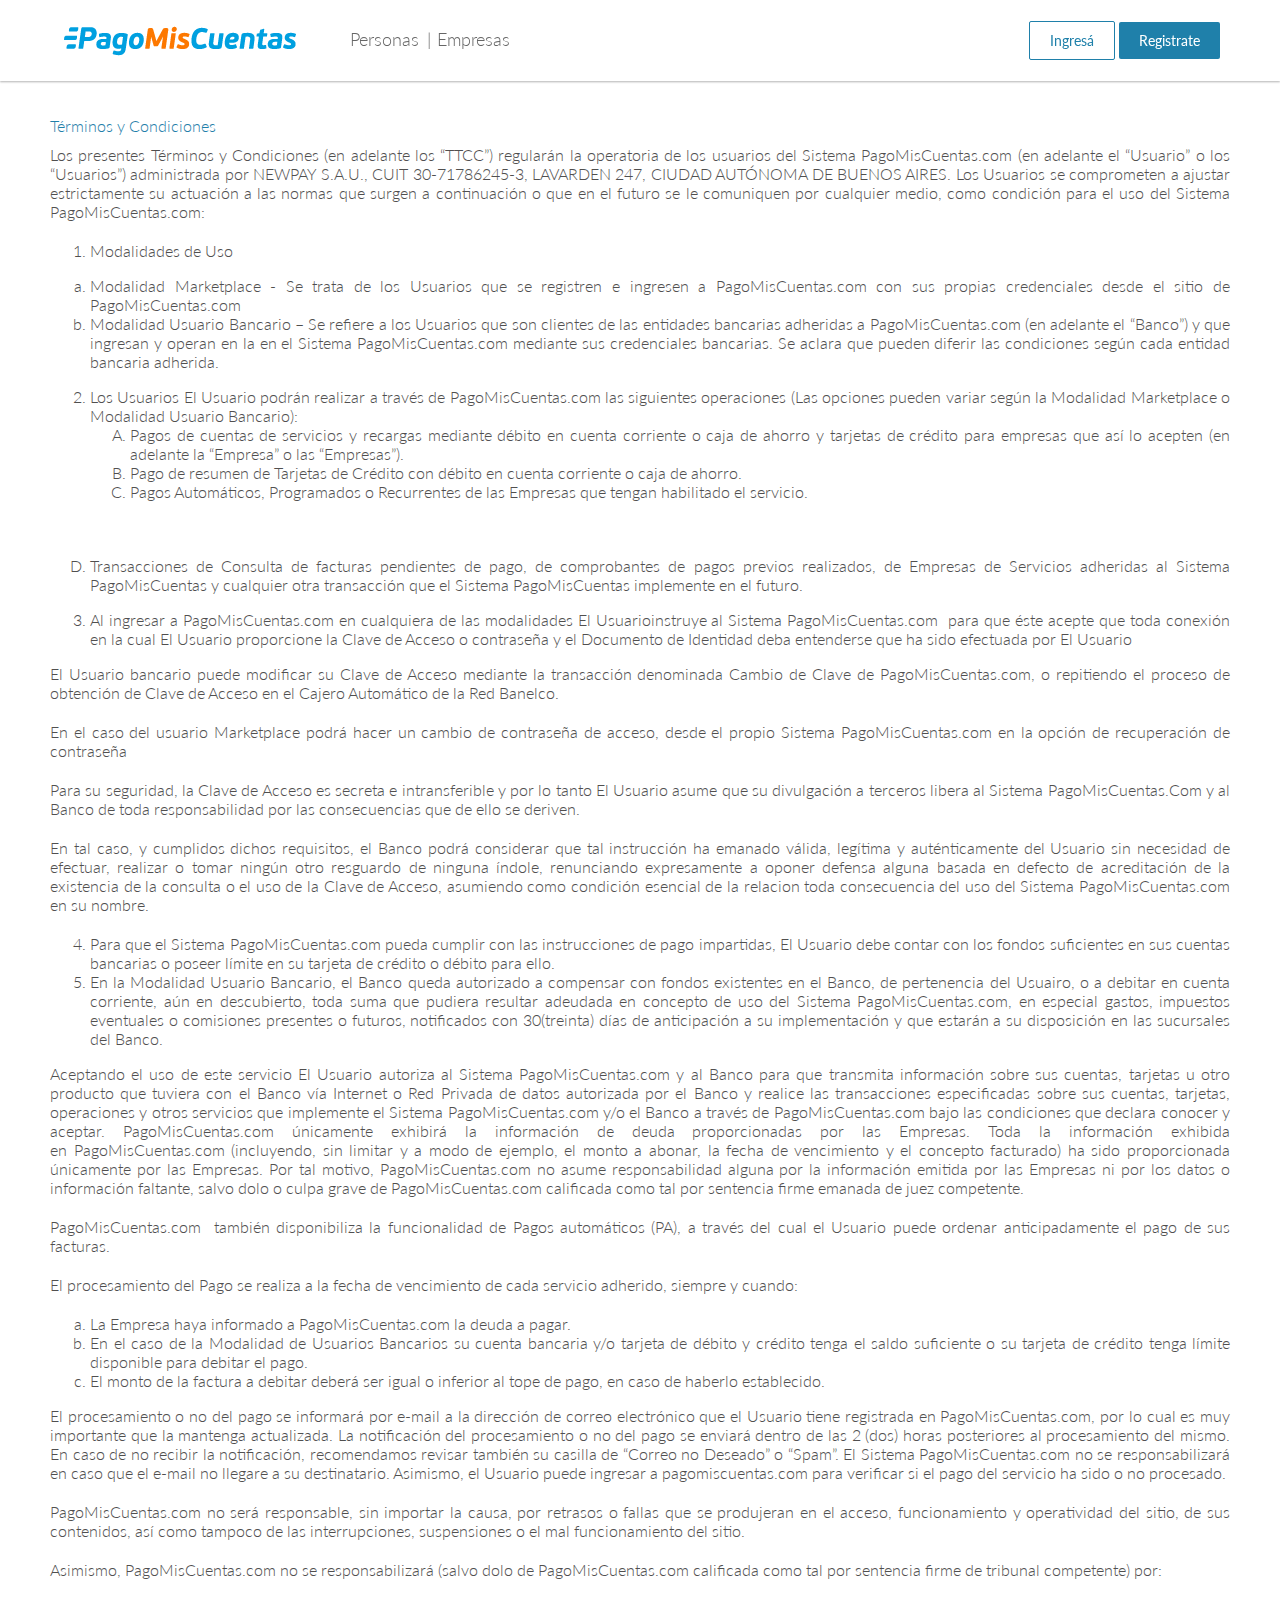
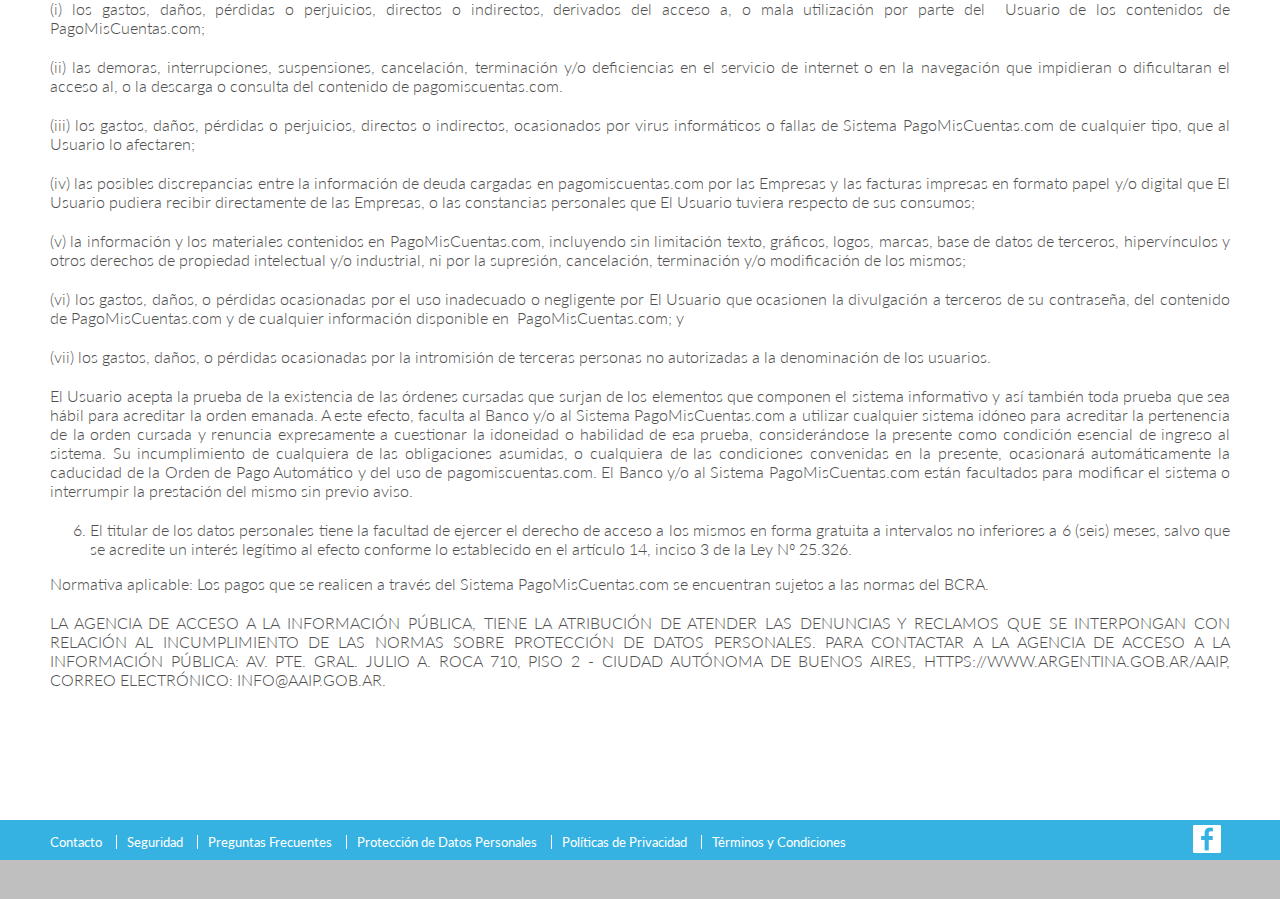
<file: pagomiscuentas.com/terminos-y-condiciones.html>
<!DOCTYPE html>
<!--[if IEMobile 7]><html class="no-js ie iem7" lang="es" dir="ltr"><![endif]-->
<!--[if lte IE 6]><html class="no-js ie lt-ie9 lt-ie8 lt-ie7" lang="es" dir="ltr"><![endif]-->
<!--[if (IE 7)&(!IEMobile)]><html class="no-js ie lt-ie9 lt-ie8" lang="es" dir="ltr"><![endif]-->
<!--[if IE 8]><html class="no-js ie lt-ie9" lang="es" dir="ltr"><![endif]-->
<!--[if (gte IE 9)|(gt IEMobile 7)]><html class="no-js ie" lang="es" dir="ltr"><![endif]-->
<!--[if !IE]><!--><html class="no-js" lang="es" dir="ltr"><!--<![endif]-->


<!-- Mirrored from pagomiscuentas.com/terminos-y-condiciones by HTTrack Website Copier/3.x [XR&CO'2014], Mon, 29 Apr 2024 20:27:58 GMT -->
<head>
  <meta charset="utf-8" />
<meta name="HandheldFriendly" content="true" />
<link rel="profile" href="http://www.w3.org/1999/xhtml/vocab" />
<meta name="MobileOptimized" content="width" />
<link rel="apple-touch-icon-precomposed" href="sites/all/themes/omega/omega/apple-touch-icon-precomposed-114x114.png" sizes="114x114" />
<link rel="apple-touch-icon-precomposed" href="sites/all/themes/omega/omega/apple-touch-icon-precomposed-72x72.png" sizes="72x72" />
<link rel="apple-touch-icon-precomposed" href="sites/all/themes/omega/omega/apple-touch-icon-precomposed-144x144.png" sizes="144x144" />
<meta http-equiv="cleartype" content="on" />
<link rel="shortcut icon" href="sites/all/themes/pmcbotondepagopublico_theme/favicon.ico" type="image/vnd.microsoft.icon" />
<link rel="canonical" href="terminos-y-condiciones.html" />
<meta name="generator" content="Drupal 7 (http://drupal.org)" />
<meta property="og:title" content="Términos y Condiciones" />
<link rel="apple-touch-icon-precomposed" href="sites/all/themes/omega/omega/apple-touch-icon-precomposed.png" />
<link rel="shortlink" href="terminos-y-condiciones.html" />
<meta property="og:url" content="/terminos-y-condiciones" />
<meta property="og:site_name" content="PagoMisCuentas" />
<meta property="og:type" content="article" />
<meta name="viewport" content="width=device-width, initial-scale=1.0, minimum-scale=1.0, maximum-scale=1.0" />
<meta name="facebook-domain-verification" content="dxazxmea7j7cyclfkmmndx4dgd4wfl" />
  <title>Términos y Condiciones | PagoMisCuentas</title>
  <link type="text/css" rel="stylesheet" href="sites/pagomiscuentas.com/files/css/css_RN2ZdZZi8gHeW4RtJDgmx3nRFr8grqMafJQ5pBL8Ksw.css" media="all" />
<link type="text/css" rel="stylesheet" href="sites/pagomiscuentas.com/files/css/css_ikK6MD8MXJCecPOBCmAR4LDmGh49xkxfJoRT71gEwzg.css" media="all" />
<link type="text/css" rel="stylesheet" href="sites/pagomiscuentas.com/files/css/css_TMOlRB2AgoHOempwBPQSTKK-BUbo7GlSFFyXfX8oHvI.css" media="all" />
<link type="text/css" rel="stylesheet" href="sites/pagomiscuentas.com/files/css/css_eBbQi-howkqd-ccIQVRJDGqZmAsqEv6_rmog00mWNCA.css" media="all and (max-width:767px)" />

<!--[if (gt IE 8) | (IEMobile)]><!-->
<link type="text/css" rel="stylesheet" href="sites/pagomiscuentas.com/files/css/css_hVdA6WkZHXbii8mygodppwc0O9gzTt5buwdHO2uefDo.css" media="all" />
<!--<![endif]-->

<!--[if (IE 7) | (IE 8)]>
<link type="text/css" rel="stylesheet" href="/sites/pagomiscuentas.com/files/css/css_-i5aAJTwo8T8dO--pn27k6ltzzRoOIsJ6cmD_payS_M.css" media="all" />
<![endif]-->
<link type="text/css" rel="stylesheet" href="http://fonts.googleapis.com/css?family=Lato:100,300,400,700" media="all" />
  
  <!-- Google Tag Manager -->
  <script>(function(w,d,s,l,i){w[l]=w[l]||[];w[l].push({'gtm.start':
  new Date().getTime(),event:'gtm.js'});var f=d.getElementsByTagName(s)[0],
  j=d.createElement(s),dl=l!='dataLayer'?'&l='+l:'';j.async=true;j.src=
  '../www.googletagmanager.com/gtm5445.html?id='+i+dl;f.parentNode.insertBefore(j,f);
  })(window,document,'script','dataLayer','GTM-WMJTWVL');</script>
  <!-- End Google Tag Manager -->
</head>
<body class="html not-front not-logged-in page-node page-node- page-node-6 node-type-basic-page full loading no-animation section-terminos-y-condiciones"  class="html not-front not-logged-in page-node page-node- page-node-6 node-type-basic-page full loading no-animation section-terminos-y-condiciones">
  <!-- Google Tag Manager (noscript) -->
  <noscript><iframe src="https://www.googletagmanager.com/ns.html?id=GTM-WMJTWVL"
  height="0" width="0" style="display:none;visibility:hidden"></iframe></noscript>
  <!-- End Google Tag Manager (noscript) -->
  <div id="skip-link">
    <a href="#main-content" class="element-invisible element-focusable">Pasar al contenido principal</a>
  </div>
    <div id="feature_prisma_layouts_base">
	<header id="feature_prisma_layouts_base_header" class="clearfix">
		<div class="grid-container">
			<div class="grid-100 tablet-grid-100 mobile-grid-100 grid-parent">
				<div class="grid-25 tablet-grid-25 mobile-grid-80"><div class="panels-style-custom clearfix " data-animation="">
  	<div class="panels-style-custom clearfix " data-animation="">
  	<div class="panel-pane pane-fieldable-panels-pane pane-uuid-b81af1cf-6188-4560-96a0-3bafefadebd4 pane-bundle-logo">
            <a href="index.html" title=""><img alt="" title="" src="sites/all/themes/pmcbotondepagopublico_theme/logo.png" /></a>    </div>
</div></div></div>
				<div class="grid-35 tablet-grid-35 mobile-grid-20"><div class="panels-style-custom clearfix " data-animation="">
  	<div class="panel-pane pane-fieldable-panels-pane pane-vuuid-45220985-43e0-4a69-9e32-c68914d79778 pane-bundle-menu">
            <div id="main-menu" class="menu-mobile-sidebar menu-display-horizontal">
	<div id="main-menu-top">
		<a href="#main-menu-nav" id="main-menu-nav-open-btn" class="nav-btn">menu</a>	</div>
	<div id="main-menu-nav" class="menu-navigation ">
		<ul class="menu"><li class="first expanded"><a href="como-ingreso.html">Personas</a><ul class="menu"><li class="first leaf"><a href="como-ingreso.html">Cómo ingreso</a></li>
<li class="leaf"><a href="como-me-registro.html">Cómo me registro</a></li>
<li class="leaf"><a href="como-pago.html">Cómo pago</a></li>
<li class="last leaf"><a href="que-puedo-pagar.html">Qué puedo pagar</a></li>
</ul></li>
<li class="last leaf"><a href="https://pmcempresas.pagomiscuentas.com.ar/" target="_blank">Empresas</a></li>
</ul>	</div>
</div>
    </div>
</div></div>
				<div class="grid-40 tablet-grid-40 mobile-grid-100 sidebar-menu"><div class="panels-style-custom clearfix " data-animation="">
  	<div class="panel-pane pane-fieldable-panels-pane pane-vuuid-dbccd924-1160-4baf-8635-6b96175929e9 pane-bundle-custom-content">
            <div id="custom_content_512" class="custom-content-top clearfix">
    
	<div class="clearfix custom-content-image"></div>
	<div class="clearfix">
		
	</div>
	<div class="clearfix"><p style="text-align: right;">

<a class="boton-azul-border" href="https://paysrv3.pagomiscuentas.com/pmctas/home.do" target="_blank" onclick="dataLayer.push({'event': 'trackEvent', 'eventCategory': 'Login', 'eventAction': 'clic', 'eventLabel': 'Menu Superior-Sitio publico'});">Ingresá</a>

 <a class="boton-azul" href="https://paysrv3.pagomiscuentas.com/pmctas/new.do" target="_blank" onclick="dataLayer.push({'event': 'trackEvent', 'eventCategory': 'Registrate', 'eventAction': 'clic', 'eventLabel': 'Menu Superior-Sitio publico'});">Registrate</a>

</p></div></div>
    </div>
</div></div>
			</div>
		</div>
	</header>
	<main id="feature_prisma_layouts_base_content" class="clearfix">
		<div class="panels-style-custom clearfix " data-animation="">
  	<div class="panels-style-custom clearfix " data-animation="">
  	<div class="panel-pane pane-page-content">
            <div id="feature_prisma_layouts_content">
  <div id="feature_prisma_layouts_content_middle" class="clearfix">
    <div class="row_region clearfix relative">
          </div>
    <div class="row_region clearfix bg-color-gray relative">
      <div class="grid-container">
        <div class="grid-100 tablet-grid-100 mobile-grid-100"></div>
      </div>
    </div>
    <div class="row_region clearfix relative">
      <div class="grid-container">
        <div class="grid-100 tablet-grid-100 mobile-grid-100"><div class="panels-style-custom clearfix padding-bottom margin-top margin-bottom  0" data-animation="">
  	<div class="panel-pane pane-fieldable-panels-pane pane-vuuid-3325a710-07ad-4ad7-9e21-2afbc33933f6 pane-bundle-custom-content">
            <div id="custom_content_17" class="custom-content-top clearfix">
    
	<div class="clearfix custom-content-image"></div>
	<div class="clearfix">
		<h1 class="pane-title">Términos y Condiciones</h1>

	</div>
	<div class="clearfix"><div style="text-align:justify">
<p>Los presentes Términos y Condiciones (en adelante los “TTCC”) regularán la operatoria de los usuarios del Sistema PagoMisCuentas.com (en adelante el “Usuario” o los “Usuarios”) administrada por NEWPAY S.A.U., CUIT 30-71786245-3, LAVARDEN 247, CIUDAD AUTÓNOMA DE BUENOS AIRES. Los Usuarios se comprometen a ajustar estrictamente su actuación a las normas que surgen a continuación o que en el futuro se le comuniquen por cualquier medio, como condición para el uso del Sistema PagoMisCuentas.com:</p>
<ol>
<li>Modalidades de Uso</li>
</ol>
<ol style="list-style-type:lower-alpha">
<li>Modalidad Marketplace - Se trata de los Usuarios que se registren e ingresen a PagoMisCuentas.com con sus propias credenciales desde el sitio de PagoMisCuentas.com</li>
<li>Modalidad Usuario Bancario – Se refiere a los Usuarios que son clientes de las entidades bancarias adheridas a PagoMisCuentas.com (en adelante el “Banco”) y que ingresan y operan en la en el Sistema PagoMisCuentas.com mediante sus credenciales bancarias. Se aclara que pueden diferir las condiciones según cada entidad bancaria adherida.</li>
</ol>
<ol>
<li value="2">Los Usuarios El Usuario podrán realizar a través de PagoMisCuentas.com las siguientes operaciones (Las opciones pueden variar según la Modalidad Marketplace o Modalidad Usuario Bancario):<br />
<ol style="list-style-type:upper-alpha">
<li>Pagos de cuentas de servicios y recargas mediante débito en cuenta corriente o caja de ahorro y tarjetas de crédito para empresas que así lo acepten (en adelante la “Empresa” o las “Empresas”).</li>
<li>Pago de resumen de Tarjetas de Crédito con débito en cuenta corriente o caja de ahorro.</li>
<li>Pagos Automáticos, Programados o Recurrentes de las Empresas que tengan habilitado el servicio.</li>
</ol>
</li>
</ol>
<p> </p>
<ol style="list-style-type:upper-alpha">
<li value="4">Transacciones de Consulta de facturas pendientes de pago, de comprobantes de pagos previos realizados, de Empresas de Servicios adheridas al Sistema PagoMisCuentas y cualquier otra transacción que el Sistema PagoMisCuentas implemente en el futuro.</li>
</ol>
<ol>
<li value="3">Al ingresar a PagoMisCuentas.com en cualquiera de las modalidades El Usuarioinstruye al Sistema PagoMisCuentas.com  para que éste acepte que toda conexión en la cual El Usuario proporcione la Clave de Acceso o contraseña y el Documento de Identidad deba entenderse que ha sido efectuada por El Usuario</li>
</ol>
<p>El Usuario bancario puede modificar su Clave de Acceso mediante la transacción denominada Cambio de Clave de PagoMisCuentas.com, o repitiendo el proceso de obtención de Clave de Acceso en el Cajero Automático de la Red Banelco.</p>
<p>En el caso del usuario Marketplace podrá hacer un cambio de contraseña de acceso, desde el propio Sistema PagoMisCuentas.com en la opción de recuperación de contraseña</p>
<p>Para su seguridad, la Clave de Acceso es secreta e intransferible y por lo tanto El Usuario asume que su divulgación a terceros libera al Sistema PagoMisCuentas.Com y al Banco de toda responsabilidad por las consecuencias que de ello se deriven.</p>
<p>En tal caso, y cumplidos dichos requisitos, el Banco podrá considerar que tal instrucción ha emanado válida, legítima y auténticamente del Usuario sin necesidad de efectuar, realizar o tomar ningún otro resguardo de ninguna índole, renunciando expresamente a oponer defensa alguna basada en defecto de acreditación de la existencia de la consulta o el uso de la Clave de Acceso, asumiendo como condición esencial de la relacion toda consecuencia del uso del Sistema PagoMisCuentas.com en su nombre.</p>
<ol>
<li value="4">Para que el Sistema PagoMisCuentas.com pueda cumplir con las instrucciones de pago impartidas, El Usuario debe contar con los fondos suficientes en sus cuentas bancarias o poseer límite en su tarjeta de crédito o débito para ello.</li>
<li value="5">En la Modalidad Usuario Bancario, el Banco queda autorizado a compensar con fondos existentes en el Banco, de pertenencia del Usuairo, o a debitar en cuenta corriente, aún en descubierto, toda suma que pudiera resultar adeudada en concepto de uso del Sistema PagoMisCuentas.com, en especial gastos, impuestos eventuales o comisiones presentes o futuros, notificados con 30(treinta) días de anticipación a su implementación y que estarán a su disposición en las sucursales del Banco.</li>
</ol>
<p>Aceptando el uso de este servicio El Usuario autoriza al Sistema PagoMisCuentas.com y al Banco para que transmita información sobre sus cuentas, tarjetas u otro producto que tuviera con el Banco vía Internet o Red Privada de datos autorizada por el Banco y realice las transacciones especificadas sobre sus cuentas, tarjetas, operaciones y otros servicios que implemente el Sistema PagoMisCuentas.com y/o el Banco a través de PagoMisCuentas.com bajo las condiciones que declara conocer y aceptar. PagoMisCuentas.com únicamente exhibirá la información de deuda proporcionadas por las Empresas. Toda la información exhibida en PagoMisCuentas.com (incluyendo, sin limitar y a modo de ejemplo, el monto a abonar, la fecha de vencimiento y el concepto facturado) ha sido proporcionada únicamente por las Empresas. Por tal motivo, PagoMisCuentas.com no asume responsabilidad alguna por la información emitida por las Empresas ni por los datos o información faltante, salvo dolo o culpa grave de PagoMisCuentas.com calificada como tal por sentencia firme emanada de juez competente.</p>
<p>PagoMisCuentas.com  también disponibiliza la funcionalidad de Pagos automáticos (PA), a través del cual el Usuario puede ordenar anticipadamente el pago de sus facturas.</p>
<p>El procesamiento del Pago se realiza a la fecha de vencimiento de cada servicio adherido, siempre y cuando:</p>
<ol style="list-style-type:lower-alpha">
<li>La Empresa haya informado a PagoMisCuentas.com la deuda a pagar.</li>
<li>En el caso de la Modalidad de Usuarios Bancarios su cuenta bancaria y/o tarjeta de débito y crédito tenga el saldo suficiente o su tarjeta de crédito tenga límite disponible para debitar el pago.</li>
<li>El monto de la factura a debitar deberá ser igual o inferior al tope de pago, en caso de haberlo establecido.</li>
</ol>
<p>El procesamiento o no del pago se informará por e-mail a la dirección de correo electrónico que el Usuario tiene registrada en PagoMisCuentas.com, por lo cual es muy importante que la mantenga actualizada. La notificación del procesamiento o no del pago se enviará dentro de las 2 (dos) horas posteriores al procesamiento del mismo. En caso de no recibir la notificación, recomendamos revisar también su casilla de “Correo no Deseado” o “Spam”. El Sistema PagoMisCuentas.com no se responsabilizará en caso que el e-mail no llegare a su destinatario. Asimismo, el Usuario puede ingresar a pagomiscuentas.com para verificar si el pago del servicio ha sido o no procesado.</p>
<p>PagoMisCuentas.com no será responsable, sin importar la causa, por retrasos o fallas que se produjeran en el acceso, funcionamiento y operatividad del sitio, de sus contenidos, así como tampoco de las interrupciones, suspensiones o el mal funcionamiento del sitio.</p>
<p>Asimismo, PagoMisCuentas.com no se responsabilizará (salvo dolo de PagoMisCuentas.com calificada como tal por sentencia firme de tribunal competente) por:</p>
<p>(i) los gastos, daños, pérdidas o perjuicios, directos o indirectos, derivados del acceso a, o mala utilización por parte del  Usuario de los contenidos de PagoMisCuentas.com;</p>
<p>(ii) las demoras, interrupciones, suspensiones, cancelación, terminación y/o deficiencias en el servicio de internet o en la navegación que impidieran o dificultaran el acceso al, o la descarga o consulta del contenido de pagomiscuentas.com.</p>
<p>(iii) los gastos, daños, pérdidas o perjuicios, directos o indirectos, ocasionados por virus informáticos o fallas de Sistema PagoMisCuentas.com de cualquier tipo, que al Usuario lo afectaren;</p>
<p>(iv) las posibles discrepancias entre la información de deuda cargadas en pagomiscuentas.com por las Empresas y las facturas impresas en formato papel y/o digital que El Usuario pudiera recibir directamente de las Empresas, o las constancias personales que El Usuario tuviera respecto de sus consumos;</p>
<p>(v) la información y los materiales contenidos en PagoMisCuentas.com, incluyendo sin limitación texto, gráficos, logos, marcas, base de datos de terceros, hipervínculos y otros derechos de propiedad intelectual y/o industrial, ni por la supresión, cancelación, terminación y/o modificación de los mismos;</p>
<p>(vi) los gastos, daños, o pérdidas ocasionadas por el uso inadecuado o negligente por El Usuario que ocasionen la divulgación a terceros de su contraseña, del contenido de PagoMisCuentas.com y de cualquier información disponible en  PagoMisCuentas.com; y</p>
<p>(vii) los gastos, daños, o pérdidas ocasionadas por la intromisión de terceras personas no autorizadas a la denominación de los usuarios.</p>
<p>El Usuario acepta la prueba de la existencia de las órdenes cursadas que surjan de los elementos que componen el sistema informativo y así también toda prueba que sea hábil para acreditar la orden emanada. A este efecto, faculta al Banco y/o al Sistema PagoMisCuentas.com a utilizar cualquier sistema idóneo para acreditar la pertenencia de la orden cursada y renuncia expresamente a cuestionar la idoneidad o habilidad de esa prueba, considerándose la presente como condición esencial de ingreso al sistema. Su incumplimiento de cualquiera de las obligaciones asumidas, o cualquiera de las condiciones convenidas en la presente, ocasionará automáticamente la caducidad de la Orden de Pago Automático y del uso de pagomiscuentas.com. El Banco y/o al Sistema PagoMisCuentas.com están facultados para modificar el sistema o interrumpir la prestación del mismo sin previo aviso.</p>
<ol>
<li value="6">El titular de los datos personales tiene la facultad de ejercer el derecho de acceso a los mismos en forma gratuita a intervalos no inferiores a 6 (seis) meses, salvo que se acredite un interés legítimo al efecto conforme lo establecido en el artículo 14, inciso 3 de la Ley Nº 25.326.</li>
</ol>
<p>Normativa aplicable: Los pagos que se realicen a través del Sistema PagoMisCuentas.com se encuentran sujetos a las normas del BCRA.</p>
<p>LA AGENCIA DE ACCESO A LA INFORMACIÓN PÚBLICA, TIENE LA ATRIBUCIÓN DE ATENDER LAS DENUNCIAS Y RECLAMOS QUE SE INTERPONGAN CON RELACIÓN AL INCUMPLIMIENTO DE LAS NORMAS SOBRE PROTECCIÓN DE DATOS PERSONALES. PARA CONTACTAR A LA AGENCIA DE ACCESO A LA INFORMACIÓN PÚBLICA: AV. PTE. GRAL. JULIO A. ROCA 710, PISO 2 - CIUDAD AUTÓNOMA DE BUENOS AIRES, HTTPS://WWW.ARGENTINA.GOB.AR/AAIP, CORREO ELECTRÓNICO: INFO@AAIP.GOB.AR.</p>
</div>
<p> </p>
</div></div>
    </div>
</div></div>
      </div>
    </div>
    <div class="row_region clearfix relative">
      <div class="grid-container">
        <div class="grid-100 tablet-grid-100 mobile-grid-100 grid-parent">
          <div class="grid-60 tablet-grid-60 mobile-grid-100"></div>
          <div class="grid-40 tablet-grid-40 mobile-grid-100"></div>
        </div>
      </div>
    </div>
    <div class="row_region clearfix bg-color-gray relative">
      <div class="grid-container">
        <div class="grid-100 tablet-grid-100 mobile-grid-100"></div>
      </div>
    </div>
    <div class="row_region clearfix relative">
      <div class="grid-container">
        <div class="grid-100 tablet-grid-100 mobile-grid-100"></div>
      </div>
    </div>
    <div class="row_region clearfix bg-color-gray relative">
      <div class="grid-container">
        <div class="grid-100 tablet-grid-100 mobile-grid-100"></div>
      </div>
    </div>
    <div class="row_region clearfix relative">
      <div class="grid-container">
        <div class="grid-100 tablet-grid-100 mobile-grid-100 grid-parent">
          <div class="grid-33 tablet-grid-33 mobile-grid-100"></div>
          <div class="grid-33 tablet-grid-33 mobile-grid-100"></div>
          <div class="grid-33 tablet-grid-33 mobile-grid-100"></div>
        </div>
      </div>
    </div>
    <div class="row_region clearfix relative">
      <div class="grid-container">
        <div class="grid-100 tablet-grid-100 mobile-grid-100"></div>
      </div>
    </div>
    <div class="row_region clearfix relative">
      <div class="grid-container">
        <div class="grid-100 tablet-grid-100 mobile-grid-100 grid-parent">
          <div class="grid-60 suffix-5 tablet-grid-60 tablet-suffix-5 mobile-grid-100"></div>
          <div class="grid-35 tablet-grid-35 mobile-grid-100"></div>
      </div>
    </div>
  </div>
  <div class="row_region clearfix relative">
    <div class="grid-container">
      <div class="grid-100 tablet-grid-100 mobile-grid-100"></div>
    </div>
  </div>
  <div class="row_region clearfix relative">
    <div class="grid-container">
      <div class="grid-100 tablet-grid-100 mobile-grid-100 grid-parent">
        <div class="grid-25 tablet-grid-25 mobile-grid-100"></div>
        <div class="grid-25 tablet-grid-25 mobile-grid-100"></div>
        <div class="grid-25 tablet-grid-25 mobile-grid-100"></div>
        <div class="grid-25 tablet-grid-25 mobile-grid-100"></div>
      </div>
    </div>
  </div>
  <div class="row_region clearfix relative">
    <div class="grid-container">
      <div class="grid-100 tablet-grid-100 mobile-grid-100"></div>
    </div>
  </div>
  <div class="row_region clearfix bg-color-gray relative">
    <div class="grid-container">
      <div class="grid-100 tablet-grid-100 mobile-grid-100"></div>
    </div>
  </div>
  <div class="row_region clearfix relative">
    <div class="grid-container">
      <div class="grid-100 tablet-grid-100 mobile-grid-100 grid-parent">
        <div class="grid-75 tablet-grid-75 mobile-grid-100"></div>
        <div class="grid-25 tablet-grid-25 mobile-grid-100"></div>
      </div>
    </div>
  </div>
  <div class="row_region clearfix relative">
    <div class="grid-container">
      <div class="grid-100 tablet-grid-100 mobile-grid-100 grid-parent">
        <div class="grid-25 tablet-grid-25 mobile-grid-100"></div>
        <div class="grid-75 tablet-grid-75 mobile-grid-100"></div>
      </div>
    </div>
  </div>
  <div class="row_region clearfix relative">
    <div class="grid-container">
      <div class="grid-100 tablet-grid-100 mobile-grid-100"></div>
    </div>
  </div>
  <div class="row_region clearfix bg-color-gray relative">
    <div class="grid-container">
      <div class="grid-100 tablet-grid-100 mobile-grid-100"></div>
    </div>
  </div>
  <div class="row_region clearfix relative">
    <div class="grid-container">
      <div class="grid-100 tablet-grid-100 mobile-grid-100 grid-parent">
        <div class="grid-50 tablet-grid-50 mobile-grid-100"></div>
        <div class="grid-50 tablet-grid-50 mobile-grid-100"></div>
      </div>
    </div>
  </div>
  <div class="row_region clearfix relative">
    <div class=""></div>
  </div>
  <div class="row_region clearfix relative">
    <div class="grid-container">
      <div class="grid-100 tablet-grid-100 mobile-grid-100"></div>
    </div>
  </div>
</div>
    </div>
</div></div>	</main>
	<footer id="feature_prisma_layouts_base_footer" class="clearfix">
		<div class="bg-color-blue">
			<div class="grid-container">
				<div class="grid-70 tablet-grid-70 mobile-grid-100"><div class="panels-style-custom clearfix " data-animation="">
  	<div class="panel-pane pane-fieldable-panels-pane pane-uuid-a77c423e-2f10-4eec-b4c9-b731f688fcd2 pane-bundle-menu">
            <div id="menu-footer" class="simple-menu menu-display-horizontal">
	<div class=" ">
		<ul class="menu"><li class="first leaf"><a href="contacto.html">Contacto</a></li>
<li class="leaf"><a href="seguridad.html">Seguridad</a></li>
<li class="leaf"><a href="preguntas-frecuentes.html">Preguntas Frecuentes</a></li>
<li class="leaf"><a href="proteccion-de-datos-personales.html">Protección de Datos Personales</a></li>
<li class="leaf"><a href="politica-de-privacidad.html">Políticas de Privacidad</a></li>
<li class="last leaf"><a href="terminos-y-condiciones.html" class="active">Términos y Condiciones</a></li>
</ul>	</div>
</div>
    </div>
</div></div>
				<div class="grid-30 tablet-grid-30 mobile-grid-100 text-right"><div class="panels-style-custom clearfix " data-animation="">
  	<div class="panel-pane pane-fieldable-panels-pane pane-vuuid-00c68e79-8e54-4c9c-a8b5-236a3bbbe941 pane-bundle-custom-content">
            <div id="custom_content_549" class="custom-content-top clearfix">
    
	<div class="clearfix custom-content-image"></div>
	<div class="clearfix">
		
	</div>
	<div class="clearfix"><p style="text-align:center"><a href="https://www.facebook.com/Pagomiscuentas/"><img alt="Facebook" title="Facebook" style="float: right;" class="media-element file-default" src="sites/pagomiscuentas.com/files/ico-facebook_1.png" /></a></p>
</div></div>
    </div>
</div></div>
			</div>
		</div>
		<div class="bg-color-gray">
			<div class="grid-container">
				<div class="grid-100 tablet-grid-100 mobile-gid-100">&nbsp;</div>
			</div>
		</div>
	</footer>
</div>
  
  <script src="sites/pagomiscuentas.com/files/js/js_HU3O34Uz7w6t9qYpjR1nhXS0scnRWS6Qxo_0pLvyshA.js"></script>
<script src="sites/pagomiscuentas.com/files/js/js_K-AYFej_QF3xaRnWojaY73euIS2XCoMgwHgRucT6zBg.js"></script>
<script src="sites/pagomiscuentas.com/files/js/js_twkyjN2H35C88vzCS8uYbe489CDMHPHaB0upeEphTpU.js"></script>
<script src="sites/pagomiscuentas.com/files/js/js_5dXe3g3tQRbfmiXa9z_E5HtPO1jkUdmepD7l0GFMxiU.js"></script>

<!--[if lt IE 9]>
<script src="/sites/pagomiscuentas.com/files/js/js_vGcLgcSz3rG85SrDhigCK_C10Ho69ukBjhD03yeVrO0.js"></script>
<![endif]-->
<script>jQuery.extend(Drupal.settings, {"basePath":"\/","pathPrefix":"","CToolsModal":{"modalSize":{"type":"scale","width":".9","height":".9","addWidth":0,"addHeight":0,"contentRight":25,"contentBottom":75},"modalOptions":{"opacity":".55","background-color":"#FFF"},"animationSpeed":"fast","modalTheme":"CToolsModalDialog","throbberTheme":"CToolsModalThrobber"}});</script>
  <script src="sites/pagomiscuentas.com/files/js/js_fWJh__iNuSEKqPOHN_8ppgpT7U05boyXw9UoZhLZ004.js"></script>

</body>

<!-- Mirrored from pagomiscuentas.com/terminos-y-condiciones by HTTrack Website Copier/3.x [XR&CO'2014], Mon, 29 Apr 2024 20:28:01 GMT -->
</html>
<!-- Page cached by Boost @ 2023-07-05 20:02:19, expires @ 2023-07-05 20:03:19, lifetime 1 min -->
</file>
<file: pagomiscuentas.com/sites/pagomiscuentas.com/files/css/css_RN2ZdZZi8gHeW4RtJDgmx3nRFr8grqMafJQ5pBL8Ksw.css>
#autocomplete{position:absolute;z-index:100;overflow:hidden;}#autocomplete ul{margin:0;padding:0;list-style:none;list-style-image:none;}#autocomplete li{cursor:default;white-space:pre;zoom:1;}html.js .form-autocomplete{background-image:url(../../../all/themes/omega/omega/images/misc/throbberf002.gif?1379458577);background-position:100% 2px;background-repeat:no-repeat;}html.js .throbbing{background-position:100% -18px;}html.js fieldset.collapsed{height:1em;}html.js fieldset.collapsed .fieldset-wrapper{display:none;}fieldset.collapsible{position:relative;}fieldset.collapsible .fieldset-legend{display:block;}.form-textarea-wrapper textarea{display:block;-webkit-box-sizing:border-box;-moz-box-sizing:border-box;box-sizing:border-box;width:100%;margin:0;}.resizable-textarea .grippie{height:9px;background:#eeeeee url(../../../all/themes/omega/omega/images/misc/grippief002.png?1379458577) no-repeat center 2px;border:1px solid #ddd;border-top-width:0;cursor:s-resize;overflow:hidden;}body.drag{cursor:move;}.tabledrag-handle{float:left;overflow:hidden;text-decoration:none;cursor:move;}.tabledrag-handle .handle{height:15px;width:15px;margin:-0.4em 0;padding:0.4em;background:url(../../../all/themes/omega/omega/images/misc/draggablef002.png?1379458577) no-repeat 6px 9px;}.tabledrag-handle:hover{text-decoration:none;}.tabledrag-handle-hover .handle{background-position:6px -11px;}.indentation{float:left;width:20px;}.tree-child{background:url(../../../all/themes/omega/omega/images/misc/treef002.png?1379458577) no-repeat 12px center;}.tree-child-last{background:url(../../../all/themes/omega/omega/images/misc/tree-bottomf002.png?1379458577) no-repeat 12px center;}.tree-child-horizontal{background:url(../../../all/themes/omega/omega/images/misc/treef002.png?1379458577) no-repeat -12px center;}.tabledrag-toggle-weight-wrapper{text-align:right;}.sticky-header{margin-top:0;background-color:#fff;}.progress .bar{background-color:#fff;border:1px solid;}.progress .filled{height:1.5em;width:5px;background-color:#000;}.progress .percentage{float:right;}.ajax-progress{display:inline-block;}.ajax-progress .throbber{float:left;height:15px;width:15px;margin:2px;background:transparent url(../../../all/themes/omega/omega/images/misc/throbberf002.gif?1379458577) no-repeat 0px -18px;}.ajax-progress .message{padding-left:20px;}tr .ajax-progress .throbber{margin:0 2px;}.ajax-progress-bar{width:16em;}.container-inline div,.container-inline label{display:inline;}.container-inline .fieldset-wrapper{display:block;}.nowrap{white-space:nowrap;}html.js .js-hide{display:none;}.element-hidden{display:none;}.element-invisible{position:absolute !important;clip:rect(1px 1px 1px 1px);clip:rect(1px,1px,1px,1px);overflow:hidden;height:1px;}.element-invisible.element-focusable:active,.element-invisible.element-focusable:focus{position:static !important;clip:auto;overflow:visible;height:auto;}.clearfix{*zoom:1;}.clearfix:after{content:"";display:table;clear:both;}
.menu{border:none;list-style:none;text-align:left;}.menu .expanded{list-style-image:url(../../../all/themes/omega/omega/images/misc/menu-expandedf002.png?1379458577);list-style-type:circle;}.menu .collapsed{list-style-image:url(../../../all/themes/omega/omega/images/misc/menu-collapsedf002.png?1379458577);list-style-type:disc;}.menu .leaf{list-style-image:url(../../../all/themes/omega/omega/images/misc/menu-leaff002.png?1379458577);list-style-type:square;}.active{color:#000;}.menu-disabled{background:#ccc;}.links--inline{*zoom:1;list-style-type:none;margin:0;padding:0;}.links--inline:after{content:"";display:table;clear:both;}.links--inline li{float:left;margin-right:1em;}.links--inline li > a{display:block;}.tabs a{background-color:#eee;text-decoration:none;}.tabs a.active{background-color:#ccc;}.tabs a:hover,.tabs a:focus{background-color:#bbb;}.tabs--primary{margin-bottom:1em;border-bottom:1px solid #bbb;}.tabs--primary a{padding:0.3em 0.8em;}.tabs--secondary a{padding:0.2em 0.5em;margin:0.4em 0;font-size:0.9em;}
.messages{margin:6px 0;padding:10px 10px 10px 50px;background-position:8px 8px;background-repeat:no-repeat;border:1px solid;}.messages ul{margin:0 0 0 1em;padding:0;}.messages li{list-style-image:none;}.messages--status{background-image:url(../../../all/themes/omega/omega/images/misc/message-24-okf002.png?1379458577);border-color:#be7;}.messages--status,tr.ok{background-color:#f8fff0;}.messages--status,.ok{color:#234600;}.messages--warning{background-image:url(../../../all/themes/omega/omega/images/misc/message-24-warningf002.png?1379458577);border-color:#ed5;}.messages--warning,tr.warning{background-color:#fffce5;}.messages--warning,.warning{color:#333;}.messages--error{background-image:url(../../../all/themes/omega/omega/images/misc/message-24-errorf002.png?1379458577);border-color:#ed541d;}.messages--error,tr.error{background-color:#fef5f1;}.messages--error,.error{color:#333;}.error .error{color:#8c2e0b;}
fieldset{margin-bottom:1em;}table{border-collapse:collapse;}th{padding-right:1em;background-color:#bbb;text-align:left;}tr.even,tr.odd{background-color:#eee;}tr.odd{background-color:#ddd;}#autocomplete{background:#fff;border:1px solid;color:#000;}#autocomplete .selected{background:#0072b9;color:#fff;}html.js fieldset.collapsible .fieldset-legend{padding-left:15px;background:url(../../../all/themes/omega/omega/images/misc/menu-expandedf002.png?1379458577) 5px 65% no-repeat;}html.js fieldset.collapsed{border-bottom-width:0;border-left-width:0;border-right-width:0;}html.js fieldset.collapsed .fieldset-legend{background-image:url(../../../all/themes/omega/omega/images/misc/menu-collapsedf002.png?1379458577);background-position:5px 50%;}.fieldset-legend .summary{margin-left:0.5em;color:#999;font-size:0.9em;}.drag{background-color:#fffff0;}.drag-previous{background-color:#ffd;}.progress{font-weight:bold;}.progress .bar{background:#ccc;border-color:#666;margin:0 0.2em;-moz-border-radius:3px;-webkit-border-radius:3px;border-radius:3px;}.progress .filled{background:#0072b9 url(../../../all/themes/omega/omega/images/misc/progressf002.gif?1379458577);}.selected td{background:#ffc;}.checkbox,.checkbox{text-align:center;}.form-item,.form-actions{margin-bottom:1em;}.form-item label,.form-actions label{display:block;font-weight:bold;}.form-item .description,.form-actions .description{font-size:0.85em;}.form-checkboxes .form-item,.form-radios .form-item{margin-bottom:0.4em;}.form-checkboxes .description,.form-radios .description{margin-left:2.4em;}label.option{display:inline;font-weight:normal;}.form-checkbox,.form-radio{vertical-align:middle;}.marker,.form-required{color:#f00;}input.error,textarea.error,select.error{border:2px solid red;}tr .form-item{margin-top:0;margin-bottom:0;white-space:nowrap;}.container-inline .form-actions,.container-inline.form-actions{margin-top:0;margin-bottom:0;}th.active img{display:inline;}td.active{background-color:#ddd;}.more-link{display:block;text-align:right;}.pager{clear:both;padding:0;text-align:center;}.pager__item{display:inline;padding:0.5em;background-image:none;list-style-type:none;}.pager__item--current{font-weight:bold;}
.container-inline-date{clear:both;}.container-inline-date .form-item{float:none;margin:0;padding:0;}.container-inline-date > .form-item{display:inline-block;margin-right:0.5em;margin-bottom:10px;vertical-align:top;}.container-inline-date .form-item .form-item{float:left;}.container-inline-date .form-item,.container-inline-date .form-item input{width:auto;}.container-inline-date .description{clear:both;}.container-inline-date .form-item input,.container-inline-date .form-item select,.container-inline-date .form-item option{margin-right:5px;}.container-inline-date .date-spacer{margin-left:-5px;}.views-right-60 .container-inline-date div{margin:0;padding:0;}.container-inline-date .date-timezone .form-item{clear:both;float:none;width:auto;}.container-inline-date .date-padding{padding:10px;float:left;}.views-exposed-form .container-inline-date .date-padding{padding:0;}#calendar_div,#calendar_div td,#calendar_div th{margin:0;padding:0;}#calendar_div,.calendar_control,.calendar_links,.calendar_header,.calendar{border-collapse:separate;margin:0;width:185px;}.calendar td{padding:0;}span.date-display-single{}span.date-display-start{}span.date-display-end{}.date-prefix-inline{display:inline-block;}.date-clear{clear:both;display:block;float:none;}.date-no-float{clear:both;float:none;width:98%;}.date-float{clear:none;float:left;width:auto;}.date-float .form-type-checkbox{padding-right:1em;}.form-type-date-select .form-type-select[class$=hour]{margin-left:.75em;}.date-container .date-format-delete{float:left;margin-top:1.8em;margin-left:1.5em;}.date-container .date-format-name{float:left;}.date-container .date-format-type{float:left;padding-left:10px;}.date-container .select-container{clear:left;float:left;}div.date-calendar-day{background:#F3F3F3;border-top:1px solid #EEE;border-left:1px solid #EEE;border-right:1px solid #BBB;border-bottom:1px solid #BBB;color:#999;float:left;line-height:1;margin:6px 10px 0 0;text-align:center;width:40px;}div.date-calendar-day span{display:block;text-align:center;}div.date-calendar-day span.month{background-color:#B5BEBE;color:white;font-size:.9em;padding:2px;text-transform:uppercase;}div.date-calendar-day span.day{font-size:2em;font-weight:bold;}div.date-calendar-day span.year{font-size:.9em;padding:2px;}.form-item.form-item-instance-widget-settings-input-format-custom,.form-item.form-item-field-settings-enddate-required{margin-left:1.3em;}#edit-field-settings-granularity .form-type-checkbox{margin-right:.6em;}.date-year-range-select{margin-right:1em;}
.node-unpublished{background-color:#fff4f4;}.preview .node{background-color:#ffffea;}td.revision-current{background:#ffc;}
.menu-block-processed{border:0;}@media only screen and (max-width:480px){#panels-ipe-control-container{display:none !important;}}a.ctools-ajaxing,input.ctools-ajaxing,button.ctools-ajaxing,select.ctools-ajaxing{padding-right:18px !important;background:url(../../../all/modules/contrib/panopoly_magic/images/status-active.gif) right center no-repeat !important;}div.ctools-ajaxing{float:left;width:18px;background:url(../../../all/modules/contrib/panopoly_magic/images/status-active.gif) center center no-repeat !important;}.ajax-progress .throbber{display:none;}.ajax-progress-throbber{background-image:url(../../../all/modules/contrib/panopoly_magic/images/status-active.gif);background-position:center center;background-repeat:no-repeat;min-height:16px;opacity:.9;padding:3px;width:16px;vertical-align:middle;}.ajax-progress-throbber .message{display:none;}div.ctools-modal-content div.form-item-categories label{float:left;font-weight:normal;margin-top:2px;margin-right:5px;width:auto;}div.ctools-modal-content .panels-choose-layout .dependent-options{padding-left:0px;}div.modal-content-preview-button{padding-top:100px;text-align:center;}#modal-content .form-item-offset,#modal-content .form-item-items-per-page,#modal-content .form-item-exposed-sort-order,#modal-content .form-item-exposed-sort-by{float:left;width:175px;}#modal-content .form-item-offset,#modal-content .form-item-exposed-sort-order{clear:none;}#modal-content .form-item-exposed-sort-order label,#modal-content .form-item-exposed-sort-by label{float:left;font-weight:normal;margin-right:5px;width:auto;margin-top:3px;font-size:100%;}#modal-content .form-item-exposed-pager-id label{font-weight:normal;}#modal-content .general-settings-fieldset label{float:left;font-weight:normal;width:auto;margin-top:5px;margin-right:5px;}#modal-content .general-settings-fieldset label.option{float:none;}#modal-content #edit-context label{float:left;font-weight:normal;width:auto;margin-top:2px;margin-right:5px;}#modal-content #views-exposed-pane div.form-item{display:inline;}#modal-content .form-item-view-settings{display:inline;margin-left:5px;}#modal-content .form-item-header-type label{display:inline;clear:none;font-weight:normal;font-size:12px;margin-top:5px;}#modal-content .form-item-header-type select{display:inline;margin-left:5px;margin-top:5px;}#modal-content .view-settings-wrapper .field-prefix{padding-right:5px;}#modal-content .view-settings-wrapper .form-radios{display:inline;padding-right:5px;}#ctools_stylizer_color_scheme_form{float:none;}#ctools_stylizer_color_scheme_form #palette .form-item{width:auto;padding:.5em .75em;}div.ctools-modal-content #ctools_stylizer_color_scheme_form .form-item label{width:auto;}#ctools_stylizer_color_scheme_form #palette .form-item label{float:left;margin-right:10px;margin-top:.25em;}#panels-ipe-edit-control-form #panelizer-save-default{display:none;}
.field__label{font-weight:bold;}.field--label-inline .field__label,.field--label-inline .field__items{float:left;}
#modal-content input.form-text{max-width:98%;}#modal-content .form-item-exposed-widget-title input,#modal-content .form-item-title input{font-size:1.5em;}#modalContent div.ctools-modal-content{-webkit-border-radius:10px 10px 0 0;-moz-border-radius:10px 10px 0 0;border-radius:10px 10px 0 0;border:none;}#modalContent div.ctools-modal-content .modal-header{-webkit-border-radius:5px 5px 0 0;-moz-border-radius:5px 5px 0 0;border-radius:5px 5px 0 0;background:#666;background-image:linear-gradient(bottom,#333333 0%,#666666 100%);background-image:-o-linear-gradient(bottom,#333333 0%,#666666 100%);background-image:-moz-linear-gradient(bottom,#333333 0%,#666666 100%);background-image:-webkit-linear-gradient(bottom,#333333 0%,#666666 100%);background-image:-ms-linear-gradient(bottom,#333333 0%,#666666 100%);background-image:-webkit-gradient(linear,left bottom,left top,color-stop(0,#333333),color-stop(1,#666666));color:#fff;font:bold 16px/50px 'Open Sans','Lucida Sans','Lucida Grande',Verdana,sans-serif;vertical-align:middle;height:50px;padding:0 14px 0 24px;}#modalContent div.ctools-modal-content .modal-title{color:#fff;font:bold 16px/50px 'Open Sans','Lucida Sans','Lucida Grande',Verdana,sans-serif;text-shadow:none;padding:0;}#modalContent div.ctools-modal-content a.close{display:block;text-indent:-99999em;overflow:hidden;outline:none;height:15px;width:16px;margin-top:15px;background:url(../../../all/modules/contrib/panopoly_magic/images/close-popup.png) no-repeat left top;padding:0;}#modalContent div.ctools-modal-content a.close:hover,#modalContent div.ctools-modal-content a.close:focus{background-position:left -15px;}#modalContent .panels-add-content-modal{background:#FFF;padding-top:.9em;}#modalContent .panels-add-content-modal a.panels-modal-add-category{background:#EAEAEC;background-image:linear-gradient(bottom,#DBDCDF 0%,#F6F6F7 100%);background-image:-o-linear-gradient(bottom,#DBDCDF 0%,#F6F6F7 100%);background-image:-moz-linear-gradient(bottom,#DBDCDF 0%,#F6F6F7 100%);background-image:-webkit-linear-gradient(bottom,#DBDCDF 0%,#F6F6F7 100%);background-image:-ms-linear-gradient(bottom,#DBDCDF 0%,#F6F6F7 100%);background-image:-webkit-gradient(linear,left bottom,left top,color-stop(0,#DBDCDF),color-stop(1,#F6F6F7));font:bold 11px/30px 'Open Sans','Lucida Sans','Lucida Grande',Verdana,sans-serif;color:#333;text-decoration:none;margin-left:10px;border-bottom:none;padding:0 12px;}#modalContent .panels-add-content-modal a.panels-modal-add-category:active,#modalContent .panels-add-content-modal a.panels-modal-add-category.active{border:1px solid #CECECA;border-right:none;background:#FFF;margin-right:-1px;}#modalContent .content-type-button div,#modalContent .content-type-button span{width:auto;}#modalContent .panels-section-column-categories .content-type-button{padding:0 0 .5em 10px;}#modalContent .panels-section-column-categories .content-type-button a{display:inline-block;background:#EAEAEC;background-image:linear-gradient(bottom,#DBDCDF 0%,#F6F6F7 100%);background-image:-o-linear-gradient(bottom,#DBDCDF 0%,#F6F6F7 100%);background-image:-moz-linear-gradient(bottom,#DBDCDF 0%,#F6F6F7 100%);background-image:-webkit-linear-gradient(bottom,#DBDCDF 0%,#F6F6F7 100%);background-image:-ms-linear-gradient(bottom,#DBDCDF 0%,#F6F6F7 100%);background-image:-webkit-gradient(linear,left bottom,left top,color-stop(0,#DBDCDF),color-stop(1,#F6F6F7));float:none;left:0;top:0;width:85%;-moz-border-radius:5px;-webkit-border-radius:5px;border-radius:5px;margin:0 8px 0 0px;padding:0;}#modalContent .panels-section-column-categories .content-type-button a{font:bold 11px/21px "Open Sans","Lucida Grande",Tahoma,Verdana,sans-serif;text-decoration:none;color:#333;padding:0 8px;}#modalContent .panels-section-column-categories .content-type-button span{display:inline-block;margin-top:-2px;}#modalContent .panels-section-column-categories .content-type-button img{margin:0px 2px 0px -9px;padding:3px 2px;background-color:#FFFFFF;-moz-border-radius:5px;-webkit-border-radius:5px;border:1px solid #EEEEEE !important;border-radius:5px;}#modalContent .panels-section-column-categories .content-type-button a:active{outline:none;background-image:linear-gradient(bottom,#FFFFFF 0%,#E9EAEC 100%);background-image:-o-linear-gradient(bottom,#FFFFFF 0%,#E9EAEC 100%);background-image:-moz-linear-gradient(bottom,#FFFFFF 0%,#E9EAEC 100%);background-image:-webkit-linear-gradient(bottom,#FFFFFF 0%,#E9EAEC 100%);background-image:-ms-linear-gradient(bottom,#FFFFFF 0%,#E9EAEC 100%);background-image:-webkit-gradient(linear,left bottom,left top,color-stop(0,#FFFFFF),color-stop(1,#E9EAEC));}#modalContent div.ctools-modal-content .modal-content{padding-bottom:2px;}#modal-content .option-text-aligner{float:left;width:auto;}#modal-content fieldset{clear:none;width:auto;position:relative;top:12px;margin-top:10px;margin-bottom:32px;background:#FFFFFF;border:1px solid #CCCCCC;-webkit-border-radius:4px;-moz-border-radius:4px;border-radius:4px;padding:0 0 10px;}#modal-content fieldset.widget-preview{margin-top:3em;margin-bottom:4em;-webkitborder-top-right-radius:0;-moz-border-topright-radius:0;border-top-right-radius:0;}#modal-content fieldset.widget-preview-single{margin-top:10px;margin-bottom:1em;}#modal-content fieldset.widget-preview-single .fieldset-wrapper{font-size:100%;max-width:100%;overflow-y:auto;min-height:75px;max-height:375px;}#modal-content fieldset.widget-preview-single .fieldset-wrapper .panopoly-spotlight img{width:100%;}#modal-content fieldset legend{background:#dbdbdb;border:1px solid #ccc;border-bottom:none;color:#3b3b3b;display:block;height:2em;left:-1px;line-height:2;padding:1px 0 0;position:absolute;text-indent:10px;text-shadow:0 1px 0 #fff;top:-12px;width:100%;-moz-border-radius-topleft:4px;-webkit-border-top-left-radius:4px;border-top-left-radius:4px;-moz-border-radius-topright:4px;-webkit-border-top-right-radius:4px;border-top-right-radius:4px;}#modal-content fieldset.widget-preview legend{-moz-border-radius-topright:0;-webkit-border-top-right-radius:0;border-top-right-radius:0;}#modal-content .fieldset-legend{font:bold 12px/1.5em 'Open Sans','Lucida Sans','Lucida Grande',Verdana,sans-serif;}#modal-content fieldset.collapsed legend{-moz-border-radius:4px;-webkit-border-radius:4px;border-radius:4px;}#modal-content fieldset legend a{color:#3b3b3b;}#modal-content fieldset legend a:hover,#modal-content fieldset legend a:focus,#modal-content fieldset legend a:active{color:#000;}#modal-content .fieldset-wrapper{padding:0 10px;margin-top:2.25em;}#modal-content .widget-preview .fieldset-wrapper{max-width:100%;overflow-y:auto;font-size:75%;max-height:200px;min-height:200px;overflow-x:hidden;}#modal-content .widget-preview .fieldset-wrapper table tr.even td,#modal-content .widget-preview .fieldset-wrapper table tr.odd td{padding:3px 5px;}#modal-content .widget-preview .fieldset-wrapper h2{font-size:150%;margin-top:.25em;}#modal-content .widget-preview-single{float:right;margin-left:1em;margin-top:0;width:48%;}#modal-content .form-actions{float:right;clear:right;width:48%;margin-left:1em;text-align:right;}#modal-content .widget-preview-title{position:absolute;right:-1px;top:-24px;font:bold 11px/23px 'Open Sans','Lucida Sans','Lucida Grande',Verdana,sans-serif;}#modalContent .widget-preview-title .content-type-button span{width:auto;padding:0 0 0 10px;}#modal-content .widget-preview-title .content-type-button a{display:inline-block;font:bold 11px/23px 'Open Sans','Lucida Sans','Lucida Grande',Verdana,sans-serif;color:#fff;text-decoration:none;background:#5DE000;background-image:linear-gradient(bottom,#4BA700 0%,#5DE000 100%);background-image:-o-linear-gradient(bottom,#4BA700 0%,#5DE000 100%);background-image:-moz-linear-gradient(bottom,#4BA700 0%,#5DE000 100%);background-image:-webkit-linear-gradient(bottom,#4BA700 0%,#5DE000 100%);background-image:-ms-linear-gradient(bottom,#4BA700 0%,#5DE000 100%);background-image:-webkit-gradient(linear,left bottom,left top,color-stop(0,#4BA700),color-stop(1,#5DE000));-webkit-border-radius:3px 3px 0 0;-moz-border-radius:3px 3px 0 0;border-radius:3px 3px 0 0;float:none;left:0;top:0;padding:0;width:60px;}#modal-content .widget-preview-title .content-type-button a:hover,#modal-content .widget-preview-title .content-type-button a:focus{background:#56CE00;background-image:linear-gradient(bottom,#408E00 0%,#56CE00 100%);background-image:-o-linear-gradient(bottom,#408E00 0%,#56CE00 100%);background-image:-moz-linear-gradient(bottom,#408E00 0%,#56CE00 100%);background-image:-webkit-linear-gradient(bottom,#408E00 0%,#56CE00 100%);background-image:-ms-linear-gradient(bottom,#408E00 0%,#56CE00 100%);background-image:-webkit-gradient(linear,left bottom,left top,color-stop(0,#408E00),color-stop(1,#56CE00));}#modal-content .widget-preview-title .content-type-button a:active{background:#5DE000;background-image:linear-gradient(bottom,#5DE000 0%,#4BA700 100%);background-image:-o-linear-gradient(bottom,#5DE000 0%,#4BA700 100%);background-image:-moz-linear-gradient(bottom,#5DE000 0%,#4BA700 100%);background-image:-webkit-linear-gradient(bottom,#5DE000 0%,#4BA700 100%);background-image:-ms-linear-gradient(bottom,#5DE000 0%,#4BA700 100%);background-image:-webkit-gradient(linear,left bottom,left top,color-stop(0,#5DE000),color-stop(1,#4BA700));}#modal-content .panels-section-columns,#modal-content .panels-categories-description{overflow:visible;border:1px solid #CECECA;border-right:none;height:100%;margin:0;margin-top:1px;overflow-y:auto;}#modal-content .panels-categories-description{color:#5B5B5B;}#modal-content .form-type-textarea .form-type-select,#modal-content .field-type-text-long .form-type-select{float:right;margin-top:5px;margin-bottom:5px;}#modal-content .form-type-textarea .form-type-select label,#modal-content .field-type-text-long .form-type-select label{float:left;margin-right:.5em;margin-top:.5em;font-weight:normal;display:block;width:auto;}#modal-content .view-settings-wrapper .form-radios{display:inline;padding-right:5px;}.panels-section-column .content-type-button{font-size:1em;}#modal-content .widget-preview-title .content-type-button img,#modal-content .panels-add-content-modal > .panels-modal-add-category{display:none;}#modal-content #edit-widget-preview{margin-top:0;}#modalContent .panels-section-column-categories .content-type-button img:hover{border:none;}#modal-content .widget-preview .fieldset-wrapper table img,#modal-content .widget-preview .panopoly-image-featured{width:100%;}.pane-content .create-links,.pane-categories .categories-links,.pane-menus .menu-links,.pane-users .user-links{float:right;}#modalContent .panels-add-content-modal a.panels-modal-add-category:hover,#modalContent .panels-section-column-categories .content-type-button a:hover,#modalContent .panels-add-content-modal a.panels-modal-add-category:focus,#modalContent .panels-section-column-categories .content-type-button a:focus{background:#E6E6E6;background-image:linear-gradient(bottom,#C5C5C5 0%,#FAFAFA 100%);background-image:-o-linear-gradient(bottom,#C5C5C5 0%,#FAFAFA 100%);background-image:-moz-linear-gradient(bottom,#C5C5C5 0%,#FAFAFA 100%);background-image:-webkit-linear-gradient(bottom,#C5C5C5 0%,#FAFAFA 100%);background-image:-ms-linear-gradient(bottom,#C5C5C5 0%,#FAFAFA 100%);background-image:-webkit-gradient(linear,left bottom,left top,color-stop(0,#C5C5C5),color-stop(1,#FAFAFA));}#modal-content .form-submit{border:1px solid #ccc;margin-bottom:.5em;margin-right:1em;font:bold 12px/32px 'Open Sans','Lucida Sans','Lucida Grande',Verdana,sans-serif;text-decoration:none;height:33px;color:#666;cursor:pointer;outline:none;-moz-border-radius:3px;-khtml-border-radius:3px;-webkit-border-radius:3px;border-radius:3px;background:#FAFAFA;background-image:linear-gradient(bottom,#E9EAEC 0%,#FAFAFA 100%);background-image:-o-linear-gradient(bottom,#E9EAEC 0%,#FAFAFA 100%);background-image:-moz-linear-gradient(bottom,#E9EAEC 0%,#FAFAFA 100%);background-image:-webkit-linear-gradient(bottom,#E9EAEC 0%,#FAFAFA 100%);background-image:-ms-linear-gradient(bottom,#E9EAEC 0%,#FAFAFA 100%);background-image:-webkit-gradient(linear,left bottom,left top,color-stop(0,#E9EAEC),color-stop(1,#FAFAFA));-webkit-box-shadow:0 3px 3px 0 #d2d2d2;-moz-box-shadow:0 3px 3px 0 #d2d2d2;box-shadow:0 3px 3px 0 #d2d2d2;padding:0 13px 1px;}#modal-content .form-submit:hover,#modal-content .form-submit:focus{background:#E6E6E6;background-image:linear-gradient(bottom,#C5C5C5 0%,#FAFAFA 100%);background-image:-o-linear-gradient(bottom,#C5C5C5 0%,#FAFAFA 100%);background-image:-moz-linear-gradient(bottom,#C5C5C5 0%,#FAFAFA 100%);background-image:-webkit-linear-gradient(bottom,#C5C5C5 0%,#FAFAFA 100%);background-image:-ms-linear-gradient(bottom,#C5C5C5 0%,#FAFAFA 100%);background-image:-webkit-gradient(linear,left bottom,left top,color-stop(0,#C5C5C5),color-stop(1,#FAFAFA));}#modal-content .form-submit:active{outline:none;background-image:linear-gradient(bottom,#E9EAEC 0%,#FAFAFA 100%);background-image:-o-linear-gradient(bottom,#E9EAEC 0%,#FAFAFA 100%);background-image:-moz-linear-gradient(bottom,#E9EAEC 0%,#FAFAFA 100%);background-image:-webkit-linear-gradient(bottom,#E9EAEC 0%,#FAFAFA 100%);background-image:-ms-linear-gradient(bottom,#E9EAEC 0%,#FAFAFA 100%);background-image:-webkit-gradient(linear,left bottom,left top,color-stop(0,#E9EAEC),color-stop(1,#FAFAFA));-webkit-box-shadow:0 0 0 0 #fff;-moz-box-shadow:0 0 0 0 #fff;box-shadow:0 0 0 0 #fff;}
.views-exposed-form .views-exposed-widget{float:left;padding:.5em 1em 0 0;}.views-exposed-form .views-exposed-widget .form-submit{margin-top:1.6em;}.views-exposed-form .form-item,.views-exposed-form .form-submit{margin-top:0;margin-bottom:0;}.views-exposed-form label{font-weight:bold;}.views-exposed-widgets{margin-bottom:.5em;}.views-align-left{text-align:left;}.views-align-right{text-align:right;}.views-align-center{text-align:center;}.views-view-grid tbody{border-top:none;}.view .progress-disabled{float:none;}
div.password-confirm{visibility:hidden;}
.password-strength{float:right;margin-top:1.2em;width:17em;}.password-strength-title{float:left;}.password-strength-text{float:right;font-weight:bold;}.password-indicator{clear:both;height:0.3em;width:100%;background-color:#c4c4c4;}.password-indicator .indicator{height:100%;width:0%;background-color:#47c965;}div.password-confirm{float:right;clear:both;width:17em;margin-top:1.5em;}.form-type-password-confirm input{width:16em;}.password-suggestions{margin:0.7em 0;padding:0.2em 0.5em;border:1px solid #b4b4b4;}.user-profile-item__label{font-weight:bold;}.profile{clear:both;margin:1em 0;}.profile .user-picture{float:right;margin:0 1em 1em 0;}.profile h3{border-bottom:1px solid #ccc;}.profile dl{margin:0 0 1.5em 0;}.profile dt{margin:0 0 0.2em 0;font-weight:bold;}.profile dd{margin:0 0 1em 0;}
</file>
<file: pagomiscuentas.com/sites/pagomiscuentas.com/files/css/css_-QhTcndILuxetxBt0TWXRFq3XZhH9E4muBUFRbRg6lg.css>
.ctools-locked{color:red;border:1px solid red;padding:1em;}.ctools-owns-lock{background:#FFFFDD none repeat scroll 0 0;border:1px solid #F0C020;padding:1em;}a.ctools-ajaxing,input.ctools-ajaxing,button.ctools-ajaxing,select.ctools-ajaxing{padding-right:18px !important;background:url(../../../all/modules/contrib/ctools/images/status-active.gif) right center no-repeat;}div.ctools-ajaxing{float:left;width:18px;background:url(../../../all/modules/contrib/ctools/images/status-active.gif) center center no-repeat;}
div.panel-pane div.admin-links{font-size:xx-small;margin-right:1em;}div.panel-pane div.admin-links li a{color:#ccc;}div.panel-pane div.admin-links li{padding-bottom:2px;background:white;z-index:201;}div.panel-pane div.admin-links:hover a,div.panel-pane div.admin-links-hover a{color:#000;}div.panel-pane div.admin-links a:before{content:"[";}div.panel-pane div.admin-links a:after{content:"]";}div.panel-pane div.panel-hide{display:none;}div.panel-pane div.panel-hide-hover,div.panel-pane:hover div.panel-hide{display:block;position:absolute;z-index:200;margin-top:-1.5em;}div.panel-pane div.node{margin:0;padding:0;}div.panel-pane div.feed a{float:right;}
.bg-color-pink{background-color:#1f80aa;color:#FFF;}.bg-color-gray{background-color:#f5f5f5;}.bg-color-white{background-color:#FFFFFF;}.bg-color-blue-dark{background-color:#00a0e0;}.bg-color-blue{background-color:#35b2e2;}.bg-color-blue-light{background-color:#96cfef;}.bg-color-orange-dark{background-color:#ff7800;}.bg-color-orange{background-color:#ff8400;}.bg-color-orange-light{background-color:#ff9e48;}.bg-color-pink .pane-title{color:#FFF;}.text-center{text-align:center;}.text-right{text-align:right;}.text-left{text-align:left;}.title-align-center .pane-fieldable-panels-pane .pane-title{text-align:center;display:block;margin:0;padding:0;}.title-align-left .pane-fieldable-panels-pane .pane-title{text-align:left;display:block;margin:0;padding:0;}.title-align-right .pane-fieldable-panels-pane .pane-title{text-align:right;display:block;margin:0;padding:0;}.text-xl{font-size:26px;}.text-l{font-size:22px;}.text-s{font-size:14px;}.text-xs{font-size:11px;}.border-top{border-top:1px solid #DFDFDF;}.border-bottom{border-bottom:1px solid #DFDFDF;}.border-left{border-left:1px solid #DFDFDF;}.border-right{border-right:1px solid #DFDFDF;}.padding-top{padding-top:40px;}.padding-bottom{padding-bottom:40px;}.padding-left{padding-left:40px;}.padding-right{padding-right:40px;}.margin-top{margin-top:25px;}.margin-bottom{margin-bottom:25px;}.margin-left{margin-left:25px;}.margin-right{margin-right:25px;}.title-align-center .custom-content-top .custom-content-image img,.title-align-center .custom-content-bottom .custom-content-image img{margin:auto;display:block;}.custom-content-left .custom-content-image img{display:block;margin-right:0;margin-left:auto;}.background-image{position:absolute;top:0;left:0;right:0;bottom:0;z-index:-1;margin:auto;}.bg_container .background-image{max-width:1180px;}.bg-color-gray{background-color:#f5f5f5;z-index:0;z-index:-1\9;*z-index:-1;}.background-image.bg-color-gray{z-index:-1;}a.boton-gris,a.boton-azul,a.boton-naranja,a.boton-gris-fixed,a.boton-azul-fixed,a.boton-naranja-fixed,a.boton-gris-border,a.boton-azul-border,a.boton-naranja-border{background-color:#666666;color:#ffffff;font-weight:400;display:inline-block;*display:inline;zoom:1;margin-right:10px;margin-bottom:3px;padding:6px 20px;-webkit-border-radius:2px;border-radius:2px;}a.boton-gris-fixed,a.boton-azul-fixed,a.boton-naranja-fixed{width:150px;text-align:center;}a.boton-azul,a.boton-azul-fixed{background-color:#1f80aa;}a.boton-azul:hover,a.boton-azul-fixed:hover{background-color:#00a7ea;}a.boton-naranja,a.boton-naranja-fixed{background-color:#ff7800;}a.boton-naranja:hover,a.boton-naranja-fixed:hover{background-color:#ff8a22;}a.boton-gris:hover,a.boton-gris-fixed:hover{background-color:#808080;}a.boton-azul-border,a.boton-gris-border,a.boton-naranja-border{border:1px solid;background-color:transparent;margin:0;}a.boton-azul-border{border-color:#1f80aa;color:#1f80aa;}a.boton-gris-border{border-color:#666666;color:#666666;}a.boton-naranja-border{border-color:#ff7800;color:#ff7800;}a.boton-naranja-border:hover{border-color:#ff8a22;color:#ff8a22;}.title-align-center .form-item.webform-component,.title-align-center form.webform-client-form div.captcha,.title-align-center .form-actions{text-align:center;}.title-align-center .form-item.form-type-checkbox{display:inline-block;*display:inline;zoom:1;}body:not(.no-animation) div.animate[data-animation*="fade"]{opacity:0;}html.ie div.animate[data-animation*="fade"],html.ie .flexslider ul.slides li .title,html.ie .flexslider ul.slides li .description{opacity:1;}.delay-0_5{-webkit-animation-delay:0.5s;animation-delay:0.5s;}.delay-1{-webkit-animation-delay:1s;animation-delay:1s;}.delay-1_5{-webkit-animation-delay:1.5s;animation-delay:1.5s;}.delay-2{-webkit-animation-delay:2s;animation-delay:2s;}.delay-2_5{-webkit-animation-delay:2.5s;animation-delay:2.5s;}.delay-3{-webkit-animation-delay:3s;animation-delay:3s;}.delay-3_5{-webkit-animation-delay:3.5s;animation-delay:3.5s;}.delay-4{-webkit-animation-delay:4s;animation-delay:4s;}.delay-4_5{-webkit-animation-delay:4.5s;animation-delay:4.5s;}.delay-5{-webkit-animation-delay:5s;animation-delay:5s;}@media all and (max-width:768px){.custom-content-left .custom-content-image img{margin-right:auto;}.custom-content-rigth .custom-content-image img{margin:auto;display:block;}.panels-style-custom .background-image{background-position:center center !important;background-size:contain !important;position:relative;height:200px;margin-bottom:20px;display:none;}.show_bg_img_mobile .background-image{display:block;}}
.animated{-webkit-animation-duration:1s;animation-duration:1s;-webkit-animation-fill-mode:both;animation-fill-mode:both}.animated.hinge{-webkit-animation-duration:2s;animation-duration:2s}@-webkit-keyframes bounce{0%,20%,50%,80%,100%{-webkit-transform:translateY(0);transform:translateY(0)}40%{-webkit-transform:translateY(-30px);transform:translateY(-30px)}60%{-webkit-transform:translateY(-15px);transform:translateY(-15px)}}@keyframes bounce{0%,20%,50%,80%,100%{-webkit-transform:translateY(0);-ms-transform:translateY(0);transform:translateY(0)}40%{-webkit-transform:translateY(-30px);-ms-transform:translateY(-30px);transform:translateY(-30px)}60%{-webkit-transform:translateY(-15px);-ms-transform:translateY(-15px);transform:translateY(-15px)}}.bounce{-webkit-animation-name:bounce;animation-name:bounce}@-webkit-keyframes flash{0%,50%,100%{opacity:1}25%,75%{opacity:0}}@keyframes flash{0%,50%,100%{opacity:1}25%,75%{opacity:0}}.flash{-webkit-animation-name:flash;animation-name:flash}@-webkit-keyframes pulse{0%{-webkit-transform:scale(1);transform:scale(1)}50%{-webkit-transform:scale(1.1);transform:scale(1.1)}100%{-webkit-transform:scale(1);transform:scale(1)}}@keyframes pulse{0%{-webkit-transform:scale(1);-ms-transform:scale(1);transform:scale(1)}50%{-webkit-transform:scale(1.1);-ms-transform:scale(1.1);transform:scale(1.1)}100%{-webkit-transform:scale(1);-ms-transform:scale(1);transform:scale(1)}}.pulse{-webkit-animation-name:pulse;animation-name:pulse}@-webkit-keyframes shake{0%,100%{-webkit-transform:translateX(0);transform:translateX(0)}10%,30%,50%,70%,90%{-webkit-transform:translateX(-10px);transform:translateX(-10px)}20%,40%,60%,80%{-webkit-transform:translateX(10px);transform:translateX(10px)}}@keyframes shake{0%,100%{-webkit-transform:translateX(0);-ms-transform:translateX(0);transform:translateX(0)}10%,30%,50%,70%,90%{-webkit-transform:translateX(-10px);-ms-transform:translateX(-10px);transform:translateX(-10px)}20%,40%,60%,80%{-webkit-transform:translateX(10px);-ms-transform:translateX(10px);transform:translateX(10px)}}.shake{-webkit-animation-name:shake;animation-name:shake}@-webkit-keyframes swing{20%{-webkit-transform:rotate(15deg);transform:rotate(15deg)}40%{-webkit-transform:rotate(-10deg);transform:rotate(-10deg)}60%{-webkit-transform:rotate(5deg);transform:rotate(5deg)}80%{-webkit-transform:rotate(-5deg);transform:rotate(-5deg)}100%{-webkit-transform:rotate(0);transform:rotate(0)}}@keyframes swing{20%{-webkit-transform:rotate(15deg);-ms-transform:rotate(15deg);transform:rotate(15deg)}40%{-webkit-transform:rotate(-10deg);-ms-transform:rotate(-10deg);transform:rotate(-10deg)}60%{-webkit-transform:rotate(5deg);-ms-transform:rotate(5deg);transform:rotate(5deg)}80%{-webkit-transform:rotate(-5deg);-ms-transform:rotate(-5deg);transform:rotate(-5deg)}100%{-webkit-transform:rotate(0);-ms-transform:rotate(0);transform:rotate(0)}}.swing{-webkit-transform-origin:top center;-ms-transform-origin:top center;transform-origin:top center;-webkit-animation-name:swing;animation-name:swing}@-webkit-keyframes tada{0%{-webkit-transform:scale(1);transform:scale(1)}10%,20%{-webkit-transform:scale(.9)rotate(-3deg);transform:scale(.9)rotate(-3deg)}30%,50%,70%,90%{-webkit-transform:scale(1.1)rotate(3deg);transform:scale(1.1)rotate(3deg)}40%,60%,80%{-webkit-transform:scale(1.1)rotate(-3deg);transform:scale(1.1)rotate(-3deg)}100%{-webkit-transform:scale(1)rotate(0);transform:scale(1)rotate(0)}}@keyframes tada{0%{-webkit-transform:scale(1);-ms-transform:scale(1);transform:scale(1)}10%,20%{-webkit-transform:scale(.9)rotate(-3deg);-ms-transform:scale(.9)rotate(-3deg);transform:scale(.9)rotate(-3deg)}30%,50%,70%,90%{-webkit-transform:scale(1.1)rotate(3deg);-ms-transform:scale(1.1)rotate(3deg);transform:scale(1.1)rotate(3deg)}40%,60%,80%{-webkit-transform:scale(1.1)rotate(-3deg);-ms-transform:scale(1.1)rotate(-3deg);transform:scale(1.1)rotate(-3deg)}100%{-webkit-transform:scale(1)rotate(0);-ms-transform:scale(1)rotate(0);transform:scale(1)rotate(0)}}.tada{-webkit-animation-name:tada;animation-name:tada}@-webkit-keyframes wobble{0%{-webkit-transform:translateX(0%);transform:translateX(0%)}15%{-webkit-transform:translateX(-25%)rotate(-5deg);transform:translateX(-25%)rotate(-5deg)}30%{-webkit-transform:translateX(20%)rotate(3deg);transform:translateX(20%)rotate(3deg)}45%{-webkit-transform:translateX(-15%)rotate(-3deg);transform:translateX(-15%)rotate(-3deg)}60%{-webkit-transform:translateX(10%)rotate(2deg);transform:translateX(10%)rotate(2deg)}75%{-webkit-transform:translateX(-5%)rotate(-1deg);transform:translateX(-5%)rotate(-1deg)}100%{-webkit-transform:translateX(0%);transform:translateX(0%)}}@keyframes wobble{0%{-webkit-transform:translateX(0%);-ms-transform:translateX(0%);transform:translateX(0%)}15%{-webkit-transform:translateX(-25%)rotate(-5deg);-ms-transform:translateX(-25%)rotate(-5deg);transform:translateX(-25%)rotate(-5deg)}30%{-webkit-transform:translateX(20%)rotate(3deg);-ms-transform:translateX(20%)rotate(3deg);transform:translateX(20%)rotate(3deg)}45%{-webkit-transform:translateX(-15%)rotate(-3deg);-ms-transform:translateX(-15%)rotate(-3deg);transform:translateX(-15%)rotate(-3deg)}60%{-webkit-transform:translateX(10%)rotate(2deg);-ms-transform:translateX(10%)rotate(2deg);transform:translateX(10%)rotate(2deg)}75%{-webkit-transform:translateX(-5%)rotate(-1deg);-ms-transform:translateX(-5%)rotate(-1deg);transform:translateX(-5%)rotate(-1deg)}100%{-webkit-transform:translateX(0%);-ms-transform:translateX(0%);transform:translateX(0%)}}.wobble{-webkit-animation-name:wobble;animation-name:wobble}@-webkit-keyframes bounceIn{0%{opacity:0;-webkit-transform:scale(.3);transform:scale(.3)}50%{opacity:1;-webkit-transform:scale(1.05);transform:scale(1.05)}70%{-webkit-transform:scale(.9);transform:scale(.9)}100%{-webkit-transform:scale(1);transform:scale(1)}}@keyframes bounceIn{0%{opacity:0;-webkit-transform:scale(.3);-ms-transform:scale(.3);transform:scale(.3)}50%{opacity:1;-webkit-transform:scale(1.05);-ms-transform:scale(1.05);transform:scale(1.05)}70%{-webkit-transform:scale(.9);-ms-transform:scale(.9);transform:scale(.9)}100%{-webkit-transform:scale(1);-ms-transform:scale(1);transform:scale(1)}}.bounceIn{-webkit-animation-name:bounceIn;animation-name:bounceIn}@-webkit-keyframes bounceInDown{0%{opacity:0;-webkit-transform:translateY(-2000px);transform:translateY(-2000px)}60%{opacity:1;-webkit-transform:translateY(30px);transform:translateY(30px)}80%{-webkit-transform:translateY(-10px);transform:translateY(-10px)}100%{-webkit-transform:translateY(0);transform:translateY(0)}}@keyframes bounceInDown{0%{opacity:0;-webkit-transform:translateY(-2000px);-ms-transform:translateY(-2000px);transform:translateY(-2000px)}60%{opacity:1;-webkit-transform:translateY(30px);-ms-transform:translateY(30px);transform:translateY(30px)}80%{-webkit-transform:translateY(-10px);-ms-transform:translateY(-10px);transform:translateY(-10px)}100%{-webkit-transform:translateY(0);-ms-transform:translateY(0);transform:translateY(0)}}.bounceInDown{-webkit-animation-name:bounceInDown;animation-name:bounceInDown}@-webkit-keyframes bounceInLeft{0%{opacity:0;-webkit-transform:translateX(-2000px);transform:translateX(-2000px)}60%{opacity:1;-webkit-transform:translateX(30px);transform:translateX(30px)}80%{-webkit-transform:translateX(-10px);transform:translateX(-10px)}100%{-webkit-transform:translateX(0);transform:translateX(0)}}@keyframes bounceInLeft{0%{opacity:0;-webkit-transform:translateX(-2000px);-ms-transform:translateX(-2000px);transform:translateX(-2000px)}60%{opacity:1;-webkit-transform:translateX(30px);-ms-transform:translateX(30px);transform:translateX(30px)}80%{-webkit-transform:translateX(-10px);-ms-transform:translateX(-10px);transform:translateX(-10px)}100%{-webkit-transform:translateX(0);-ms-transform:translateX(0);transform:translateX(0)}}.bounceInLeft{-webkit-animation-name:bounceInLeft;animation-name:bounceInLeft}@-webkit-keyframes bounceInRight{0%{opacity:0;-webkit-transform:translateX(2000px);transform:translateX(2000px)}60%{opacity:1;-webkit-transform:translateX(-30px);transform:translateX(-30px)}80%{-webkit-transform:translateX(10px);transform:translateX(10px)}100%{-webkit-transform:translateX(0);transform:translateX(0)}}@keyframes bounceInRight{0%{opacity:0;-webkit-transform:translateX(2000px);-ms-transform:translateX(2000px);transform:translateX(2000px)}60%{opacity:1;-webkit-transform:translateX(-30px);-ms-transform:translateX(-30px);transform:translateX(-30px)}80%{-webkit-transform:translateX(10px);-ms-transform:translateX(10px);transform:translateX(10px)}100%{-webkit-transform:translateX(0);-ms-transform:translateX(0);transform:translateX(0)}}.bounceInRight{-webkit-animation-name:bounceInRight;animation-name:bounceInRight}@-webkit-keyframes bounceInUp{0%{opacity:0;-webkit-transform:translateY(2000px);transform:translateY(2000px)}60%{opacity:1;-webkit-transform:translateY(-30px);transform:translateY(-30px)}80%{-webkit-transform:translateY(10px);transform:translateY(10px)}100%{-webkit-transform:translateY(0);transform:translateY(0)}}@keyframes bounceInUp{0%{opacity:0;-webkit-transform:translateY(2000px);-ms-transform:translateY(2000px);transform:translateY(2000px)}60%{opacity:1;-webkit-transform:translateY(-30px);-ms-transform:translateY(-30px);transform:translateY(-30px)}80%{-webkit-transform:translateY(10px);-ms-transform:translateY(10px);transform:translateY(10px)}100%{-webkit-transform:translateY(0);-ms-transform:translateY(0);transform:translateY(0)}}.bounceInUp{-webkit-animation-name:bounceInUp;animation-name:bounceInUp}@-webkit-keyframes bounceOut{0%{-webkit-transform:scale(1);transform:scale(1)}25%{-webkit-transform:scale(.95);transform:scale(.95)}50%{opacity:1;-webkit-transform:scale(1.1);transform:scale(1.1)}100%{opacity:0;-webkit-transform:scale(.3);transform:scale(.3)}}@keyframes bounceOut{0%{-webkit-transform:scale(1);-ms-transform:scale(1);transform:scale(1)}25%{-webkit-transform:scale(.95);-ms-transform:scale(.95);transform:scale(.95)}50%{opacity:1;-webkit-transform:scale(1.1);-ms-transform:scale(1.1);transform:scale(1.1)}100%{opacity:0;-webkit-transform:scale(.3);-ms-transform:scale(.3);transform:scale(.3)}}.bounceOut{-webkit-animation-name:bounceOut;animation-name:bounceOut}@-webkit-keyframes bounceOutDown{0%{-webkit-transform:translateY(0);transform:translateY(0)}20%{opacity:1;-webkit-transform:translateY(-20px);transform:translateY(-20px)}100%{opacity:0;-webkit-transform:translateY(2000px);transform:translateY(2000px)}}@keyframes bounceOutDown{0%{-webkit-transform:translateY(0);-ms-transform:translateY(0);transform:translateY(0)}20%{opacity:1;-webkit-transform:translateY(-20px);-ms-transform:translateY(-20px);transform:translateY(-20px)}100%{opacity:0;-webkit-transform:translateY(2000px);-ms-transform:translateY(2000px);transform:translateY(2000px)}}.bounceOutDown{-webkit-animation-name:bounceOutDown;animation-name:bounceOutDown}@-webkit-keyframes bounceOutLeft{0%{-webkit-transform:translateX(0);transform:translateX(0)}20%{opacity:1;-webkit-transform:translateX(20px);transform:translateX(20px)}100%{opacity:0;-webkit-transform:translateX(-2000px);transform:translateX(-2000px)}}@keyframes bounceOutLeft{0%{-webkit-transform:translateX(0);-ms-transform:translateX(0);transform:translateX(0)}20%{opacity:1;-webkit-transform:translateX(20px);-ms-transform:translateX(20px);transform:translateX(20px)}100%{opacity:0;-webkit-transform:translateX(-2000px);-ms-transform:translateX(-2000px);transform:translateX(-2000px)}}.bounceOutLeft{-webkit-animation-name:bounceOutLeft;animation-name:bounceOutLeft}@-webkit-keyframes bounceOutRight{0%{-webkit-transform:translateX(0);transform:translateX(0)}20%{opacity:1;-webkit-transform:translateX(-20px);transform:translateX(-20px)}100%{opacity:0;-webkit-transform:translateX(2000px);transform:translateX(2000px)}}@keyframes bounceOutRight{0%{-webkit-transform:translateX(0);-ms-transform:translateX(0);transform:translateX(0)}20%{opacity:1;-webkit-transform:translateX(-20px);-ms-transform:translateX(-20px);transform:translateX(-20px)}100%{opacity:0;-webkit-transform:translateX(2000px);-ms-transform:translateX(2000px);transform:translateX(2000px)}}.bounceOutRight{-webkit-animation-name:bounceOutRight;animation-name:bounceOutRight}@-webkit-keyframes bounceOutUp{0%{-webkit-transform:translateY(0);transform:translateY(0)}20%{opacity:1;-webkit-transform:translateY(20px);transform:translateY(20px)}100%{opacity:0;-webkit-transform:translateY(-2000px);transform:translateY(-2000px)}}@keyframes bounceOutUp{0%{-webkit-transform:translateY(0);-ms-transform:translateY(0);transform:translateY(0)}20%{opacity:1;-webkit-transform:translateY(20px);-ms-transform:translateY(20px);transform:translateY(20px)}100%{opacity:0;-webkit-transform:translateY(-2000px);-ms-transform:translateY(-2000px);transform:translateY(-2000px)}}.bounceOutUp{-webkit-animation-name:bounceOutUp;animation-name:bounceOutUp}@-webkit-keyframes fadeIn{0%{opacity:0}100%{opacity:1}}@keyframes fadeIn{0%{opacity:0}100%{opacity:1}}.fadeIn{-webkit-animation-name:fadeIn;animation-name:fadeIn}@-webkit-keyframes fadeInDown{0%{opacity:0;-webkit-transform:translateY(-20px);transform:translateY(-20px)}100%{opacity:1;-webkit-transform:translateY(0);transform:translateY(0)}}@keyframes fadeInDown{0%{opacity:0;-webkit-transform:translateY(-20px);-ms-transform:translateY(-20px);transform:translateY(-20px)}100%{opacity:1;-webkit-transform:translateY(0);-ms-transform:translateY(0);transform:translateY(0)}}.fadeInDown{-webkit-animation-name:fadeInDown;animation-name:fadeInDown}@-webkit-keyframes fadeInDownBig{0%{opacity:0;-webkit-transform:translateY(-2000px);transform:translateY(-2000px)}100%{opacity:1;-webkit-transform:translateY(0);transform:translateY(0)}}@keyframes fadeInDownBig{0%{opacity:0;-webkit-transform:translateY(-2000px);-ms-transform:translateY(-2000px);transform:translateY(-2000px)}100%{opacity:1;-webkit-transform:translateY(0);-ms-transform:translateY(0);transform:translateY(0)}}.fadeInDownBig{-webkit-animation-name:fadeInDownBig;animation-name:fadeInDownBig}@-webkit-keyframes fadeInLeft{0%{opacity:0;-webkit-transform:translateX(-20px);transform:translateX(-20px)}100%{opacity:1;-webkit-transform:translateX(0);transform:translateX(0)}}@keyframes fadeInLeft{0%{opacity:0;-webkit-transform:translateX(-20px);-ms-transform:translateX(-20px);transform:translateX(-20px)}100%{opacity:1;-webkit-transform:translateX(0);-ms-transform:translateX(0);transform:translateX(0)}}.fadeInLeft{-webkit-animation-name:fadeInLeft;animation-name:fadeInLeft}@-webkit-keyframes fadeInLeftBig{0%{opacity:0;-webkit-transform:translateX(-2000px);transform:translateX(-2000px)}100%{opacity:1;-webkit-transform:translateX(0);transform:translateX(0)}}@keyframes fadeInLeftBig{0%{opacity:0;-webkit-transform:translateX(-2000px);-ms-transform:translateX(-2000px);transform:translateX(-2000px)}100%{opacity:1;-webkit-transform:translateX(0);-ms-transform:translateX(0);transform:translateX(0)}}.fadeInLeftBig{-webkit-animation-name:fadeInLeftBig;animation-name:fadeInLeftBig}@-webkit-keyframes fadeInRight{0%{opacity:0;-webkit-transform:translateX(20px);transform:translateX(20px)}100%{opacity:1;-webkit-transform:translateX(0);transform:translateX(0)}}@keyframes fadeInRight{0%{opacity:0;-webkit-transform:translateX(20px);-ms-transform:translateX(20px);transform:translateX(20px)}100%{opacity:1;-webkit-transform:translateX(0);-ms-transform:translateX(0);transform:translateX(0)}}.fadeInRight{-webkit-animation-name:fadeInRight;animation-name:fadeInRight}@-webkit-keyframes fadeInRightBig{0%{opacity:0;-webkit-transform:translateX(2000px);transform:translateX(2000px)}100%{opacity:1;-webkit-transform:translateX(0);transform:translateX(0)}}@keyframes fadeInRightBig{0%{opacity:0;-webkit-transform:translateX(2000px);-ms-transform:translateX(2000px);transform:translateX(2000px)}100%{opacity:1;-webkit-transform:translateX(0);-ms-transform:translateX(0);transform:translateX(0)}}.fadeInRightBig{-webkit-animation-name:fadeInRightBig;animation-name:fadeInRightBig}@-webkit-keyframes fadeInUp{0%{opacity:0;-webkit-transform:translateY(20px);transform:translateY(20px)}100%{opacity:1;-webkit-transform:translateY(0);transform:translateY(0)}}@keyframes fadeInUp{0%{opacity:0;-webkit-transform:translateY(20px);-ms-transform:translateY(20px);transform:translateY(20px)}100%{opacity:1;-webkit-transform:translateY(0);-ms-transform:translateY(0);transform:translateY(0)}}.fadeInUp{-webkit-animation-name:fadeInUp;animation-name:fadeInUp}@-webkit-keyframes fadeInUpBig{0%{opacity:0;-webkit-transform:translateY(2000px);transform:translateY(2000px)}100%{opacity:1;-webkit-transform:translateY(0);transform:translateY(0)}}@keyframes fadeInUpBig{0%{opacity:0;-webkit-transform:translateY(2000px);-ms-transform:translateY(2000px);transform:translateY(2000px)}100%{opacity:1;-webkit-transform:translateY(0);-ms-transform:translateY(0);transform:translateY(0)}}.fadeInUpBig{-webkit-animation-name:fadeInUpBig;animation-name:fadeInUpBig}@-webkit-keyframes fadeOut{0%{opacity:1}100%{opacity:0}}@keyframes fadeOut{0%{opacity:1}100%{opacity:0}}.fadeOut{-webkit-animation-name:fadeOut;animation-name:fadeOut}@-webkit-keyframes fadeOutDown{0%{opacity:1;-webkit-transform:translateY(0);transform:translateY(0)}100%{opacity:0;-webkit-transform:translateY(20px);transform:translateY(20px)}}@keyframes fadeOutDown{0%{opacity:1;-webkit-transform:translateY(0);-ms-transform:translateY(0);transform:translateY(0)}100%{opacity:0;-webkit-transform:translateY(20px);-ms-transform:translateY(20px);transform:translateY(20px)}}.fadeOutDown{-webkit-animation-name:fadeOutDown;animation-name:fadeOutDown}@-webkit-keyframes fadeOutDownBig{0%{opacity:1;-webkit-transform:translateY(0);transform:translateY(0)}100%{opacity:0;-webkit-transform:translateY(2000px);transform:translateY(2000px)}}@keyframes fadeOutDownBig{0%{opacity:1;-webkit-transform:translateY(0);-ms-transform:translateY(0);transform:translateY(0)}100%{opacity:0;-webkit-transform:translateY(2000px);-ms-transform:translateY(2000px);transform:translateY(2000px)}}.fadeOutDownBig{-webkit-animation-name:fadeOutDownBig;animation-name:fadeOutDownBig}@-webkit-keyframes fadeOutLeft{0%{opacity:1;-webkit-transform:translateX(0);transform:translateX(0)}100%{opacity:0;-webkit-transform:translateX(-20px);transform:translateX(-20px)}}@keyframes fadeOutLeft{0%{opacity:1;-webkit-transform:translateX(0);-ms-transform:translateX(0);transform:translateX(0)}100%{opacity:0;-webkit-transform:translateX(-20px);-ms-transform:translateX(-20px);transform:translateX(-20px)}}.fadeOutLeft{-webkit-animation-name:fadeOutLeft;animation-name:fadeOutLeft}@-webkit-keyframes fadeOutLeftBig{0%{opacity:1;-webkit-transform:translateX(0);transform:translateX(0)}100%{opacity:0;-webkit-transform:translateX(-2000px);transform:translateX(-2000px)}}@keyframes fadeOutLeftBig{0%{opacity:1;-webkit-transform:translateX(0);-ms-transform:translateX(0);transform:translateX(0)}100%{opacity:0;-webkit-transform:translateX(-2000px);-ms-transform:translateX(-2000px);transform:translateX(-2000px)}}.fadeOutLeftBig{-webkit-animation-name:fadeOutLeftBig;animation-name:fadeOutLeftBig}@-webkit-keyframes fadeOutRight{0%{opacity:1;-webkit-transform:translateX(0);transform:translateX(0)}100%{opacity:0;-webkit-transform:translateX(20px);transform:translateX(20px)}}@keyframes fadeOutRight{0%{opacity:1;-webkit-transform:translateX(0);-ms-transform:translateX(0);transform:translateX(0)}100%{opacity:0;-webkit-transform:translateX(20px);-ms-transform:translateX(20px);transform:translateX(20px)}}.fadeOutRight{-webkit-animation-name:fadeOutRight;animation-name:fadeOutRight}@-webkit-keyframes fadeOutRightBig{0%{opacity:1;-webkit-transform:translateX(0);transform:translateX(0)}100%{opacity:0;-webkit-transform:translateX(2000px);transform:translateX(2000px)}}@keyframes fadeOutRightBig{0%{opacity:1;-webkit-transform:translateX(0);-ms-transform:translateX(0);transform:translateX(0)}100%{opacity:0;-webkit-transform:translateX(2000px);-ms-transform:translateX(2000px);transform:translateX(2000px)}}.fadeOutRightBig{-webkit-animation-name:fadeOutRightBig;animation-name:fadeOutRightBig}@-webkit-keyframes fadeOutUp{0%{opacity:1;-webkit-transform:translateY(0);transform:translateY(0)}100%{opacity:0;-webkit-transform:translateY(-20px);transform:translateY(-20px)}}@keyframes fadeOutUp{0%{opacity:1;-webkit-transform:translateY(0);-ms-transform:translateY(0);transform:translateY(0)}100%{opacity:0;-webkit-transform:translateY(-20px);-ms-transform:translateY(-20px);transform:translateY(-20px)}}.fadeOutUp{-webkit-animation-name:fadeOutUp;animation-name:fadeOutUp}@-webkit-keyframes fadeOutUpBig{0%{opacity:1;-webkit-transform:translateY(0);transform:translateY(0)}100%{opacity:0;-webkit-transform:translateY(-2000px);transform:translateY(-2000px)}}@keyframes fadeOutUpBig{0%{opacity:1;-webkit-transform:translateY(0);-ms-transform:translateY(0);transform:translateY(0)}100%{opacity:0;-webkit-transform:translateY(-2000px);-ms-transform:translateY(-2000px);transform:translateY(-2000px)}}.fadeOutUpBig{-webkit-animation-name:fadeOutUpBig;animation-name:fadeOutUpBig}@-webkit-keyframes flip{0%{-webkit-transform:perspective(400px)translateZ(0)rotateY(0)scale(1);transform:perspective(400px)translateZ(0)rotateY(0)scale(1)}0%,40%{-webkit-animation-timing-function:ease-out;animation-timing-function:ease-out}40%{-webkit-transform:perspective(400px)translateZ(150px)rotateY(170deg)scale(1);transform:perspective(400px)translateZ(150px)rotateY(170deg)scale(1)}50%{-webkit-transform:perspective(400px)translateZ(150px)rotateY(190deg)scale(1);transform:perspective(400px)translateZ(150px)rotateY(190deg)scale(1);-webkit-animation-timing-function:ease-in;animation-timing-function:ease-in}80%{-webkit-transform:perspective(400px)translateZ(0)rotateY(360deg)scale(.95);transform:perspective(400px)translateZ(0)rotateY(360deg)scale(.95)}80%,100%{-webkit-animation-timing-function:ease-in;animation-timing-function:ease-in}100%{-webkit-transform:perspective(400px)translateZ(0)rotateY(360deg)scale(1);transform:perspective(400px)translateZ(0)rotateY(360deg)scale(1)}}@keyframes flip{0%{-webkit-transform:perspective(400px)translateZ(0)rotateY(0)scale(1);-ms-transform:perspective(400px)translateZ(0)rotateY(0)scale(1);transform:perspective(400px)translateZ(0)rotateY(0)scale(1)}0%,40%{-webkit-animation-timing-function:ease-out;animation-timing-function:ease-out}40%{-webkit-transform:perspective(400px)translateZ(150px)rotateY(170deg)scale(1);-ms-transform:perspective(400px)translateZ(150px)rotateY(170deg)scale(1);transform:perspective(400px)translateZ(150px)rotateY(170deg)scale(1)}50%{-webkit-transform:perspective(400px)translateZ(150px)rotateY(190deg)scale(1);-ms-transform:perspective(400px)translateZ(150px)rotateY(190deg)scale(1);transform:perspective(400px)translateZ(150px)rotateY(190deg)scale(1);-webkit-animation-timing-function:ease-in;animation-timing-function:ease-in}80%{-webkit-transform:perspective(400px)translateZ(0)rotateY(360deg)scale(.95);-ms-transform:perspective(400px)translateZ(0)rotateY(360deg)scale(.95);transform:perspective(400px)translateZ(0)rotateY(360deg)scale(.95)}80%,100%{-webkit-animation-timing-function:ease-in;animation-timing-function:ease-in}100%{-webkit-transform:perspective(400px)translateZ(0)rotateY(360deg)scale(1);-ms-transform:perspective(400px)translateZ(0)rotateY(360deg)scale(1);transform:perspective(400px)translateZ(0)rotateY(360deg)scale(1)}}.animated.flip{-webkit-backface-visibility:visible;-ms-backface-visibility:visible;backface-visibility:visible;-webkit-animation-name:flip;animation-name:flip}@-webkit-keyframes flipInX{0%{-webkit-transform:perspective(400px)rotateX(90deg);transform:perspective(400px)rotateX(90deg);opacity:0}40%{-webkit-transform:perspective(400px)rotateX(-10deg);transform:perspective(400px)rotateX(-10deg)}70%{-webkit-transform:perspective(400px)rotateX(10deg);transform:perspective(400px)rotateX(10deg)}100%{-webkit-transform:perspective(400px)rotateX(0);transform:perspective(400px)rotateX(0);opacity:1}}@keyframes flipInX{0%{-webkit-transform:perspective(400px)rotateX(90deg);-ms-transform:perspective(400px)rotateX(90deg);transform:perspective(400px)rotateX(90deg);opacity:0}40%{-webkit-transform:perspective(400px)rotateX(-10deg);-ms-transform:perspective(400px)rotateX(-10deg);transform:perspective(400px)rotateX(-10deg)}70%{-webkit-transform:perspective(400px)rotateX(10deg);-ms-transform:perspective(400px)rotateX(10deg);transform:perspective(400px)rotateX(10deg)}100%{-webkit-transform:perspective(400px)rotateX(0);-ms-transform:perspective(400px)rotateX(0);transform:perspective(400px)rotateX(0);opacity:1}}.flipInX{-webkit-backface-visibility:visible!important;-ms-backface-visibility:visible!important;backface-visibility:visible!important;-webkit-animation-name:flipInX;animation-name:flipInX}@-webkit-keyframes flipInY{0%{-webkit-transform:perspective(400px)rotateY(90deg);transform:perspective(400px)rotateY(90deg);opacity:0}40%{-webkit-transform:perspective(400px)rotateY(-10deg);transform:perspective(400px)rotateY(-10deg)}70%{-webkit-transform:perspective(400px)rotateY(10deg);transform:perspective(400px)rotateY(10deg)}100%{-webkit-transform:perspective(400px)rotateY(0);transform:perspective(400px)rotateY(0);opacity:1}}@keyframes flipInY{0%{-webkit-transform:perspective(400px)rotateY(90deg);-ms-transform:perspective(400px)rotateY(90deg);transform:perspective(400px)rotateY(90deg);opacity:0}40%{-webkit-transform:perspective(400px)rotateY(-10deg);-ms-transform:perspective(400px)rotateY(-10deg);transform:perspective(400px)rotateY(-10deg)}70%{-webkit-transform:perspective(400px)rotateY(10deg);-ms-transform:perspective(400px)rotateY(10deg);transform:perspective(400px)rotateY(10deg)}100%{-webkit-transform:perspective(400px)rotateY(0);-ms-transform:perspective(400px)rotateY(0);transform:perspective(400px)rotateY(0);opacity:1}}.flipInY{-webkit-backface-visibility:visible!important;-ms-backface-visibility:visible!important;backface-visibility:visible!important;-webkit-animation-name:flipInY;animation-name:flipInY}@-webkit-keyframes flipOutX{0%{-webkit-transform:perspective(400px)rotateX(0);transform:perspective(400px)rotateX(0);opacity:1}100%{-webkit-transform:perspective(400px)rotateX(90deg);transform:perspective(400px)rotateX(90deg);opacity:0}}@keyframes flipOutX{0%{-webkit-transform:perspective(400px)rotateX(0);-ms-transform:perspective(400px)rotateX(0);transform:perspective(400px)rotateX(0);opacity:1}100%{-webkit-transform:perspective(400px)rotateX(90deg);-ms-transform:perspective(400px)rotateX(90deg);transform:perspective(400px)rotateX(90deg);opacity:0}}.flipOutX{-webkit-animation-name:flipOutX;animation-name:flipOutX;-webkit-backface-visibility:visible!important;-ms-backface-visibility:visible!important;backface-visibility:visible!important}@-webkit-keyframes flipOutY{0%{-webkit-transform:perspective(400px)rotateY(0);transform:perspective(400px)rotateY(0);opacity:1}100%{-webkit-transform:perspective(400px)rotateY(90deg);transform:perspective(400px)rotateY(90deg);opacity:0}}@keyframes flipOutY{0%{-webkit-transform:perspective(400px)rotateY(0);-ms-transform:perspective(400px)rotateY(0);transform:perspective(400px)rotateY(0);opacity:1}100%{-webkit-transform:perspective(400px)rotateY(90deg);-ms-transform:perspective(400px)rotateY(90deg);transform:perspective(400px)rotateY(90deg);opacity:0}}.flipOutY{-webkit-backface-visibility:visible!important;-ms-backface-visibility:visible!important;backface-visibility:visible!important;-webkit-animation-name:flipOutY;animation-name:flipOutY}@-webkit-keyframes lightSpeedIn{0%{-webkit-transform:translateX(100%)skewX(-30deg);transform:translateX(100%)skewX(-30deg);opacity:0}60%{-webkit-transform:translateX(-20%)skewX(30deg);transform:translateX(-20%)skewX(30deg);opacity:1}80%{-webkit-transform:translateX(0%)skewX(-15deg);transform:translateX(0%)skewX(-15deg);opacity:1}100%{-webkit-transform:translateX(0%)skewX(0);transform:translateX(0%)skewX(0);opacity:1}}@keyframes lightSpeedIn{0%{-webkit-transform:translateX(100%)skewX(-30deg);-ms-transform:translateX(100%)skewX(-30deg);transform:translateX(100%)skewX(-30deg);opacity:0}60%{-webkit-transform:translateX(-20%)skewX(30deg);-ms-transform:translateX(-20%)skewX(30deg);transform:translateX(-20%)skewX(30deg);opacity:1}80%{-webkit-transform:translateX(0%)skewX(-15deg);-ms-transform:translateX(0%)skewX(-15deg);transform:translateX(0%)skewX(-15deg);opacity:1}100%{-webkit-transform:translateX(0%)skewX(0);-ms-transform:translateX(0%)skewX(0);transform:translateX(0%)skewX(0);opacity:1}}.lightSpeedIn{-webkit-animation-name:lightSpeedIn;animation-name:lightSpeedIn;-webkit-animation-timing-function:ease-out;animation-timing-function:ease-out}@-webkit-keyframes lightSpeedOut{0%{-webkit-transform:translateX(0%)skewX(0);transform:translateX(0%)skewX(0);opacity:1}100%{-webkit-transform:translateX(100%)skewX(-30deg);transform:translateX(100%)skewX(-30deg);opacity:0}}@keyframes lightSpeedOut{0%{-webkit-transform:translateX(0%)skewX(0);-ms-transform:translateX(0%)skewX(0);transform:translateX(0%)skewX(0);opacity:1}100%{-webkit-transform:translateX(100%)skewX(-30deg);-ms-transform:translateX(100%)skewX(-30deg);transform:translateX(100%)skewX(-30deg);opacity:0}}.lightSpeedOut{-webkit-animation-name:lightSpeedOut;animation-name:lightSpeedOut;-webkit-animation-timing-function:ease-in;animation-timing-function:ease-in}@-webkit-keyframes rotateIn{0%{-webkit-transform:rotate(-200deg);transform:rotate(-200deg);opacity:0}0%,100%{-webkit-transform-origin:center center;transform-origin:center center}100%{-webkit-transform:rotate(0);transform:rotate(0);opacity:1}}@keyframes rotateIn{0%{-webkit-transform:rotate(-200deg);-ms-transform:rotate(-200deg);transform:rotate(-200deg);opacity:0}0%,100%{-webkit-transform-origin:center center;-ms-transform-origin:center center;transform-origin:center center}100%{-webkit-transform:rotate(0);-ms-transform:rotate(0);transform:rotate(0);opacity:1}}.rotateIn{-webkit-animation-name:rotateIn;animation-name:rotateIn}@-webkit-keyframes rotateInDownLeft{0%{-webkit-transform:rotate(-90deg);transform:rotate(-90deg);opacity:0}0%,100%{-webkit-transform-origin:left bottom;transform-origin:left bottom}100%{-webkit-transform:rotate(0);transform:rotate(0);opacity:1}}@keyframes rotateInDownLeft{0%{-webkit-transform:rotate(-90deg);-ms-transform:rotate(-90deg);transform:rotate(-90deg);opacity:0}0%,100%{-webkit-transform-origin:left bottom;-ms-transform-origin:left bottom;transform-origin:left bottom}100%{-webkit-transform:rotate(0);-ms-transform:rotate(0);transform:rotate(0);opacity:1}}.rotateInDownLeft{-webkit-animation-name:rotateInDownLeft;animation-name:rotateInDownLeft}@-webkit-keyframes rotateInDownRight{0%{-webkit-transform:rotate(90deg);transform:rotate(90deg);opacity:0}0%,100%{-webkit-transform-origin:right bottom;transform-origin:right bottom}100%{-webkit-transform:rotate(0);transform:rotate(0);opacity:1}}@keyframes rotateInDownRight{0%{-webkit-transform:rotate(90deg);-ms-transform:rotate(90deg);transform:rotate(90deg);opacity:0}0%,100%{-webkit-transform-origin:right bottom;-ms-transform-origin:right bottom;transform-origin:right bottom}100%{-webkit-transform:rotate(0);-ms-transform:rotate(0);transform:rotate(0);opacity:1}}.rotateInDownRight{-webkit-animation-name:rotateInDownRight;animation-name:rotateInDownRight}@-webkit-keyframes rotateInUpLeft{0%{-webkit-transform:rotate(90deg);transform:rotate(90deg);opacity:0}0%,100%{-webkit-transform-origin:left bottom;transform-origin:left bottom}100%{-webkit-transform:rotate(0);transform:rotate(0);opacity:1}}@keyframes rotateInUpLeft{0%{-webkit-transform:rotate(90deg);-ms-transform:rotate(90deg);transform:rotate(90deg);opacity:0}0%,100%{-webkit-transform-origin:left bottom;-ms-transform-origin:left bottom;transform-origin:left bottom}100%{-webkit-transform:rotate(0);-ms-transform:rotate(0);transform:rotate(0);opacity:1}}.rotateInUpLeft{-webkit-animation-name:rotateInUpLeft;animation-name:rotateInUpLeft}@-webkit-keyframes rotateInUpRight{0%{-webkit-transform:rotate(-90deg);transform:rotate(-90deg);opacity:0}0%,100%{-webkit-transform-origin:right bottom;transform-origin:right bottom}100%{-webkit-transform:rotate(0);transform:rotate(0);opacity:1}}@keyframes rotateInUpRight{0%{-webkit-transform:rotate(-90deg);-ms-transform:rotate(-90deg);transform:rotate(-90deg);opacity:0}0%,100%{-webkit-transform-origin:right bottom;-ms-transform-origin:right bottom;transform-origin:right bottom}100%{-webkit-transform:rotate(0);-ms-transform:rotate(0);transform:rotate(0);opacity:1}}.rotateInUpRight{-webkit-animation-name:rotateInUpRight;animation-name:rotateInUpRight}@-webkit-keyframes rotateOut{0%{-webkit-transform:rotate(0);transform:rotate(0);opacity:1}0%,100%{-webkit-transform-origin:center center;transform-origin:center center}100%{-webkit-transform:rotate(200deg);transform:rotate(200deg);opacity:0}}@keyframes rotateOut{0%{-webkit-transform:rotate(0);-ms-transform:rotate(0);transform:rotate(0);opacity:1}0%,100%{-webkit-transform-origin:center center;-ms-transform-origin:center center;transform-origin:center center}100%{-webkit-transform:rotate(200deg);-ms-transform:rotate(200deg);transform:rotate(200deg);opacity:0}}.rotateOut{-webkit-animation-name:rotateOut;animation-name:rotateOut}@-webkit-keyframes rotateOutDownLeft{0%{-webkit-transform:rotate(0);transform:rotate(0);opacity:1}0%,100%{-webkit-transform-origin:left bottom;transform-origin:left bottom}100%{-webkit-transform:rotate(90deg);transform:rotate(90deg);opacity:0}}@keyframes rotateOutDownLeft{0%{-webkit-transform:rotate(0);-ms-transform:rotate(0);transform:rotate(0);opacity:1}0%,100%{-webkit-transform-origin:left bottom;-ms-transform-origin:left bottom;transform-origin:left bottom}100%{-webkit-transform:rotate(90deg);-ms-transform:rotate(90deg);transform:rotate(90deg);opacity:0}}.rotateOutDownLeft{-webkit-animation-name:rotateOutDownLeft;animation-name:rotateOutDownLeft}@-webkit-keyframes rotateOutDownRight{0%{-webkit-transform:rotate(0);transform:rotate(0);opacity:1}0%,100%{-webkit-transform-origin:right bottom;transform-origin:right bottom}100%{-webkit-transform:rotate(-90deg);transform:rotate(-90deg);opacity:0}}@keyframes rotateOutDownRight{0%{-webkit-transform:rotate(0);-ms-transform:rotate(0);transform:rotate(0);opacity:1}0%,100%{-webkit-transform-origin:right bottom;-ms-transform-origin:right bottom;transform-origin:right bottom}100%{-webkit-transform:rotate(-90deg);-ms-transform:rotate(-90deg);transform:rotate(-90deg);opacity:0}}.rotateOutDownRight{-webkit-animation-name:rotateOutDownRight;animation-name:rotateOutDownRight}@-webkit-keyframes rotateOutUpLeft{0%{-webkit-transform:rotate(0);transform:rotate(0);opacity:1}0%,100%{-webkit-transform-origin:left bottom;transform-origin:left bottom}100%{-webkit-transform:rotate(-90deg);transform:rotate(-90deg);opacity:0}}@keyframes rotateOutUpLeft{0%{-webkit-transform:rotate(0);-ms-transform:rotate(0);transform:rotate(0);opacity:1}0%,100%{-webkit-transform-origin:left bottom;-ms-transform-origin:left bottom;transform-origin:left bottom}100%{-webkit-transform:rotate(-90deg);-ms-transform:rotate(-90deg);transform:rotate(-90deg);opacity:0}}.rotateOutUpLeft{-webkit-animation-name:rotateOutUpLeft;animation-name:rotateOutUpLeft}@-webkit-keyframes rotateOutUpRight{0%{-webkit-transform:rotate(0);transform:rotate(0);opacity:1}0%,100%{-webkit-transform-origin:right bottom;transform-origin:right bottom}100%{-webkit-transform:rotate(90deg);transform:rotate(90deg);opacity:0}}@keyframes rotateOutUpRight{0%{-webkit-transform:rotate(0);-ms-transform:rotate(0);transform:rotate(0);opacity:1}0%,100%{-webkit-transform-origin:right bottom;-ms-transform-origin:right bottom;transform-origin:right bottom}100%{-webkit-transform:rotate(90deg);-ms-transform:rotate(90deg);transform:rotate(90deg);opacity:0}}.rotateOutUpRight{-webkit-animation-name:rotateOutUpRight;animation-name:rotateOutUpRight}@-webkit-keyframes slideInDown{0%{opacity:0;-webkit-transform:translateY(-2000px);transform:translateY(-2000px)}100%{-webkit-transform:translateY(0);transform:translateY(0)}}@keyframes slideInDown{0%{opacity:0;-webkit-transform:translateY(-2000px);-ms-transform:translateY(-2000px);transform:translateY(-2000px)}100%{-webkit-transform:translateY(0);-ms-transform:translateY(0);transform:translateY(0)}}.slideInDown{-webkit-animation-name:slideInDown;animation-name:slideInDown}@-webkit-keyframes slideInLeft{0%{opacity:0;-webkit-transform:translateX(-2000px);transform:translateX(-2000px)}100%{-webkit-transform:translateX(0);transform:translateX(0)}}@keyframes slideInLeft{0%{opacity:0;-webkit-transform:translateX(-2000px);-ms-transform:translateX(-2000px);transform:translateX(-2000px)}100%{-webkit-transform:translateX(0);-ms-transform:translateX(0);transform:translateX(0)}}.slideInLeft{-webkit-animation-name:slideInLeft;animation-name:slideInLeft}@-webkit-keyframes slideInRight{0%{opacity:0;-webkit-transform:translateX(2000px);transform:translateX(2000px)}100%{-webkit-transform:translateX(0);transform:translateX(0)}}@keyframes slideInRight{0%{opacity:0;-webkit-transform:translateX(2000px);-ms-transform:translateX(2000px);transform:translateX(2000px)}100%{-webkit-transform:translateX(0);-ms-transform:translateX(0);transform:translateX(0)}}.slideInRight{-webkit-animation-name:slideInRight;animation-name:slideInRight}@-webkit-keyframes slideOutLeft{0%{-webkit-transform:translateX(0);transform:translateX(0)}100%{opacity:0;-webkit-transform:translateX(-2000px);transform:translateX(-2000px)}}@keyframes slideOutLeft{0%{-webkit-transform:translateX(0);-ms-transform:translateX(0);transform:translateX(0)}100%{opacity:0;-webkit-transform:translateX(-2000px);-ms-transform:translateX(-2000px);transform:translateX(-2000px)}}.slideOutLeft{-webkit-animation-name:slideOutLeft;animation-name:slideOutLeft}@-webkit-keyframes slideOutRight{0%{-webkit-transform:translateX(0);transform:translateX(0)}100%{opacity:0;-webkit-transform:translateX(2000px);transform:translateX(2000px)}}@keyframes slideOutRight{0%{-webkit-transform:translateX(0);-ms-transform:translateX(0);transform:translateX(0)}100%{opacity:0;-webkit-transform:translateX(2000px);-ms-transform:translateX(2000px);transform:translateX(2000px)}}.slideOutRight{-webkit-animation-name:slideOutRight;animation-name:slideOutRight}@-webkit-keyframes slideOutUp{0%{-webkit-transform:translateY(0);transform:translateY(0)}100%{opacity:0;-webkit-transform:translateY(-2000px);transform:translateY(-2000px)}}@keyframes slideOutUp{0%{-webkit-transform:translateY(0);-ms-transform:translateY(0);transform:translateY(0)}100%{opacity:0;-webkit-transform:translateY(-2000px);-ms-transform:translateY(-2000px);transform:translateY(-2000px)}}.slideOutUp{-webkit-animation-name:slideOutUp;animation-name:slideOutUp}@-webkit-keyframes hinge{0%{-webkit-transform:rotate(0);transform:rotate(0)}0%,20%,60%{-webkit-transform-origin:top left;transform-origin:top left;-webkit-animation-timing-function:ease-in-out;animation-timing-function:ease-in-out}20%,60%{-webkit-transform:rotate(80deg);transform:rotate(80deg)}40%{-webkit-transform:rotate(60deg);transform:rotate(60deg)}40%,80%{-webkit-transform-origin:top left;transform-origin:top left;-webkit-animation-timing-function:ease-in-out;animation-timing-function:ease-in-out}80%{-webkit-transform:rotate(60deg)translateY(0);transform:rotate(60deg)translateY(0);opacity:1}100%{-webkit-transform:translateY(700px);transform:translateY(700px);opacity:0}}@keyframes hinge{0%{-webkit-transform:rotate(0);-ms-transform:rotate(0);transform:rotate(0)}0%,20%,60%{-webkit-transform-origin:top left;-ms-transform-origin:top left;transform-origin:top left;-webkit-animation-timing-function:ease-in-out;animation-timing-function:ease-in-out}20%,60%{-webkit-transform:rotate(80deg);-ms-transform:rotate(80deg);transform:rotate(80deg)}40%{-webkit-transform:rotate(60deg);-ms-transform:rotate(60deg);transform:rotate(60deg)}40%,80%{-webkit-transform-origin:top left;-ms-transform-origin:top left;transform-origin:top left;-webkit-animation-timing-function:ease-in-out;animation-timing-function:ease-in-out}80%{-webkit-transform:rotate(60deg)translateY(0);-ms-transform:rotate(60deg)translateY(0);transform:rotate(60deg)translateY(0);opacity:1}100%{-webkit-transform:translateY(700px);-ms-transform:translateY(700px);transform:translateY(700px);opacity:0}}.hinge{-webkit-animation-name:hinge;animation-name:hinge}@-webkit-keyframes rollIn{0%{opacity:0;-webkit-transform:translateX(-100%)rotate(-120deg);transform:translateX(-100%)rotate(-120deg)}100%{opacity:1;-webkit-transform:translateX(0)rotate(0);transform:translateX(0)rotate(0)}}@keyframes rollIn{0%{opacity:0;-webkit-transform:translateX(-100%)rotate(-120deg);-ms-transform:translateX(-100%)rotate(-120deg);transform:translateX(-100%)rotate(-120deg)}100%{opacity:1;-webkit-transform:translateX(0)rotate(0);-ms-transform:translateX(0)rotate(0);transform:translateX(0)rotate(0)}}.rollIn{-webkit-animation-name:rollIn;animation-name:rollIn}@-webkit-keyframes rollOut{0%{opacity:1;-webkit-transform:translateX(0)rotate(0);transform:translateX(0)rotate(0)}100%{opacity:0;-webkit-transform:translateX(100%)rotate(120deg);transform:translateX(100%)rotate(120deg)}}@keyframes rollOut{0%{opacity:1;-webkit-transform:translateX(0)rotate(0);-ms-transform:translateX(0)rotate(0);transform:translateX(0)rotate(0)}100%{opacity:0;-webkit-transform:translateX(100%)rotate(120deg);-ms-transform:translateX(100%)rotate(120deg);transform:translateX(100%)rotate(120deg)}}.rollOut{-webkit-animation-name:rollOut;animation-name:rollOut}
.pane-fieldable-panels-pane .custom-content-title,.pane-fieldable-panels-pane .custom-content-item{text-align:center;}.pane-bundle-accordion-inside-accordion .feature_prisma_widgets,.pane-bundle-accordion .feature_prisma_widgets{clear:both;}.pane-bundle-accordion-inside-accordion .feature_prisma_widgets *,.pane-bundle-accordion .feature_prisma_widgets *{background:none;font-family:'Lato',Arial,Helvetica,sans-serif;font-size:16px;border:0;}.ui-widget-content{color:inherit;}.pane-bundle-accordion-inside-accordion .feature_prisma_widgets h3,.pane-bundle-accordion .feature_prisma_widgets h3{background:#eaeaea;margin-bottom:1px;padding:10px 30px;position:relative;}.pane-bundle-accordion-inside-accordion .feature_prisma_widgets h3:hover,.pane-bundle-accordion .feature_prisma_widgets h3:hover,.pane-bundle-accordion-inside-accordion .feature_prisma_widgets h3.ui-state-active,.pane-bundle-accordion .feature_prisma_widgets h3.ui-state-active{color:#1f80aa;}.pane-bundle-accordion-inside-accordion .feature_prisma_widgets h3:before,.pane-bundle-accordion .feature_prisma_widgets h3:before{content:"+";font-size:26px;line-height:16px;position:absolute;left:10px;}.pane-bundle-accordion-inside-accordion .feature_prisma_widgets h3.ui-state-active:before,.pane-bundle-accordion .feature_prisma_widgets h3.ui-state-active:before{content:"-";}.pane-bundle-accordion-inside-accordion .feature_prisma_widgets > div,.pane-bundle-accordion .feature_prisma_widgets > div{padding:10px 25px;}.pane-bundle-accordion-inside-accordion .feature_prisma_widgets > h3{background:transparent;font-size:20px;color:#1f80aa;}.pane-bundle-accordion-inside-accordion .feature_prisma_widgets h3:before{line-height:25px;}.pane-bundle-accordion-inside-accordion .feature_prisma_widgets div h3:before{line-height:16px;}.pane-bundle-tabs div[id*="tabs_"]{border:0;padding:0;clear:both;background:none;}.pane-bundle-tabs div[id*="tabs_"] > ul{background:none;border-color:#cccccc;border-top:0;border-left:0;border-right:0;border-width:1px;border-radius:0;padding:0;}.pane-bundle-tabs div[id*="tabs_"] > div{border:1px solid #cccccc;background:#ffffff;border-top:0;}.pane-bundle-tabs div[id*="tabs_"] > ul > li{border-width:1px;border-bottom:0;overflow:hidden;-webkit-border-radius:7px 7px 0 0;border-radius:7px 7px 0 0;}.pane-bundle-tabs div[id*="tabs_"] > ul > li:hover{border-color:#e5e5e5;}.pane-bundle-tabs div[id*="tabs_"] > ul > li > a,.pane-bundle-tabs div[id*="tabs_"] > ul > li > a *{background:#f5f5f5;outline:none;box-shadow:none;}.pane-bundle-tabs div[id*="tabs_"] > ul > li.ui-state-active{border-color:#cccccc;background:#ffffff;}.pane-bundle-tabs div[id*="tabs_"] > ul > li.ui-state-active a,.pane-bundle-tabs div[id*="tabs_"] > ul > li.ui-state-active a *{background:#ffffff;}.pane-bundle-tabs div[id*="tabs_"] > ul > li a img,.pane-bundle-tabs div[id*="tabs_"] > ul > li a span{display:inline-block;*display:inline;zoom:1;vertical-align:middle;}.pane-bundle-tabs div[id*="tabs_"] > ul > li a img ~ span{*width:auto;text-align:left;}.pane-bundle-tabs div[id*="tabs_"] > ul > li a span{padding:5px 0;text-align:left;}.pane-bundle-tabs div[id*="tabs_"] > ul > li a span span{display:block;font-weight:300;}.pane-bundle-tabs div[id*="tabs_"] *{font-family:'Lato',Arial,Helvetica,sans-serif;}.pane-bundle-tabs div[id*="tabs_"] > div > div,.pane-bundle-tabs div[id*="tabs_"] > div > p,.pane-bundle-tabs div[id*="tabs_"] > div > *{color:#595959;}.pane-bundle-tabs div[id*="tabs_"] > ul{text-align:center;}.pane-bundle-tabs div[id*="tabs_"] > ul > li{border-color:#f5f5f5;overflow:hidden;float:none;display:inline-block;*display:inline;zoom:1;vertical-align:bottom;}.pane-bundle-tabs div[id*="tabs_"] > ul > li:before{content:"";}.pane-bundle-tabs div[id*="tabs_"] > ul > li > a{color:#595959;font-weight:400;}.pane-bundle-tabs div[id*="tabs_"] > ul > li a img{*width:auto;margin-right:15px;}.pane-bundle-tabs div[id*="tabs_"] > div{border:0;font-size:initial;padding:30px 0;max-width:960px;margin:auto;padding-left:10px;padding-right:10px;}.pane-bundle-tabs div[id*="tabs_"] > ul > li > a{padding:5px 40px 5px 20px;}div[class^="grid-"] .pane-bundle-tabs div[id*="tabs_"] > ul > li > a{padding:5px 50px 5px 20px;}.relative{position:relative;}.pane-bundle-signalings-kit .signalings_kit{border:0;padding:0;clear:both;background:none;}.pane-bundle-signalings-kit .signalings_kit *{font-family:'Lato',Arial,Helvetica,sans-serif;}.pane-bundle-signalings-kit .signalings_kit.ui-tabs > ul{background:none;border-color:#cccccc;border-top:0;border-left:0;border-right:0;border-width:1px;border-radius:0;padding:0;text-align:center;}.pane-bundle-signalings-kit .signalings_kit.ui-tabs > ul > li{border-bottom:0;border-color:#f5f5f5;border-width:1px;overflow:hidden;float:none;display:inline-block;*display:inline;zoom:1;vertical-align:bottom;-webkit-border-radius:7px 7px 0 0;border-radius:7px 7px 0 0;}.pane-bundle-signalings-kit .signalings_kit > ul > li:before{content:"";}.pane-bundle-signalings-kit .signalings_kit > ul > li:hover{border-color:#e5e5e5;}.pane-bundle-signalings-kit .signalings_kit.ui-tabs > ul > li.ui-state-active{border-color:#cccccc;background:#ffffff;}.pane-bundle-signalings-kit .signalings_kit.ui-tabs > ul > li > a{background:#f5f5f5;font-size:18px;color:#595959;font-weight:400;padding:0px 50px 0 20px;outline:none;box-shadow:none;}.pane-bundle-signalings-kit .signalings_kit.ui-tabs > ul > li > a:hover{color:#333333;}.pane-bundle-signalings-kit .signalings_kit > ul > li.ui-state-active a,.pane-bundle-signalings-kit .signalings_kit > ul > li.ui-state-active a *{background:#ffffff;}.pane-bundle-signalings-kit .signalings_kit.ui-tabs > ul > li a img{display:inline-block;*display:inline;zoom:1;vertical-align:middle;*width:auto;}.pane-bundle-signalings-kit .signalings_kit.ui-tabs > div{border:0;padding:30px 0;max-width:960px;margin:auto;padding-left:10px;padding-right:10px;}.pane-bundle-signalings-kit .signalings_kit .accordion h3{border:0;border-bottom:1px solid #eaeaea;background:transparent;color:#1f80aa;font-weight:700;margin-left:40px;margin-bottom:1px;padding:15px 30px;padding-left:0;-webkit-border-radius:0;border-radius:0;position:relative;}.pane-bundle-signalings-kit .signalings_kit .accordion h3:hover{color:#999999;}.pane-bundle-signalings-kit .signalings_kit .accordion h3:before{border:2px solid;content:"+";font-size:26px;line-height:14px;width:15px;height:15px;text-align:center;position:absolute;top:12px;left:-40px;padding:5px;-webkit-border-radius:20px;border-radius:20px;}.pane-bundle-signalings-kit .signalings_kit .accordion h3.ui-state-active:before{content:"-";}.pane-bundle-signalings-kit .signalings_kit .accordion h3 > span{display:none;}.pane-bundle-signalings-kit .signalings_kit .accordion h3.ui-state-active{border-bottom:0;}.pane-bundle-signalings-kit .signalings_kit .accordion .ui-accordion-content{border:0;}.pane-bundle-signalings-kit .signalings_kit .accordion .ui-accordion-content > div.file{border-bottom:1px solid #eaeaea;margin-bottom:20px;padding-bottom:40px;}.pane-bundle-signalings-kit .signalings_kit .accordion .ui-accordion-content > div.file.last{border-bottom:0;padding-bottom:0;}.pane-bundle-signalings-kit .signalings_kit .accordion .body.color-grey{color:#59595D;margin:10px 0;}.pane-bundle-signalings-kit .signalings_kit .code{background-color:#f5f5f5;font-size:15px;color:#666;padding:20px;}.pane-bundle-signalings-kit .signalings_kit .accordion .link a{background:url(../../../all/modules/features/feature_prisma_widgets/images/descargar_icon.png) no-repeat;color:#999999;line-height:30px;text-transform:uppercase;display:block;margin-top:20px;padding-left:35px;}.pane-bundle-signalings-kit .signalings_kit .accordion .link a:hover{color:#666666;}.simple_carousel .flex-direction-nav li a{background:url(../../../all/modules/features/feature_prisma_widgets/images/simple-carousel-arrows.png) no-repeat;width:35px;height:35px;}.simple_carousel .flex-direction-nav li a.flex-prev{background-position:0px 0px;left:-50px;}.simple_carousel .flex-direction-nav li a.flex-next{background-position:-35px 0px;right:-50px;}#list_downloads{margin-top:20px;margin-bottom:20px;}#list_downloads .center{text-align:center;}#list_downloads .icon_type{background:url(../../../all/modules/features/feature_prisma_widgets/images/random_icon.png) no-repeat;width:152px;height:152px;margin:auto;margin-bottom:30px;}#list_downloads .icon_type.document_xls,#list_downloads .icon_type.document_xlsx{background:url(../../../all/modules/features/feature_prisma_widgets/images/excel_icon.png) no-repeat;}#list_downloads .icon_type.document_doc,#list_downloads .icon_type.document_docx{background:url(../../../all/modules/features/feature_prisma_widgets/images/word_icon.png) no-repeat;}#list_downloads .icon_type.document_pdf{background:url(../../../all/modules/features/feature_prisma_widgets/images/pdf_icon.png) no-repeat;}#list_downloads .icon_type.document_txt{background:url(../../../all/modules/features/feature_prisma_widgets/images/txt_icon.png) no-repeat;}#list_downloads .icon_type[class*="image_"]{background:url(../../../all/modules/features/feature_prisma_widgets/images/img_icon.png) no-repeat;}#list_downloads .title{font-size:22px;color:#1f80aa;font-weight:700;margin-bottom:20px;}#list_downloads a.boton-rosa{margin:0;margin-top:20px;}#list_downloads button.copy{border:0;border-bottom:1px solid #1f80aa;outline:none;box-shadow:none;background:none;color:#1f80aa;margin-top:20px;padding:5px;cursor:pointer;}#list_downloads .fixed{position:fixed;left:0;right:0;bottom:120px;text-align:center;}#list_downloads .fixed .copy_fadeout{display:none;background:#000000;filter:alpha(opacity = 75);background:rgba(0,0,0,0.5);color:#ffffff;padding:10px 20px;-webkit-border-radius:50px;border-radius:50px;}#list_downloads .border-bottom-grey{border-bottom:1px solid #eaeaea;margin:40px 0;}div[id*="testimonials_"] .body{font-weight:300;}div[id*="testimonials_"] ul.slides > li .paddings{padding:10px;}div[id*="testimonials_"] ul.slides > li .paddings .body{line-height:24px;padding-left:30px;padding-right:30px;min-height:80px;}div[id*="testimonials_"] ul.slides > li .paddings .body:before{content:"“";font-family:arial,Helvetica,sans-serif;font-size:50px;color:#1f80aa;line-height:40px;width:20px;height:20px;visibility:visible;position:absolute;top:0;left:0;display:block;}div[id*="testimonials_"] ul.slides > li .data-paddings{padding-left:20px;padding-right:20px;}div[id*="testimonials_"] ul.slides li .data-paddings .image:before{content:"";visibility:visible;position:absolute;top:-23px;left:30px;color:#ccc;width:5px;height:5px;border-right:1px solid;border-bottom:1px solid;background:#fff;-moz-transform:rotate(45deg);-webkit-transform:rotate(45deg);-o-transform:rotate(45deg);-ms-transform:rotate(45deg);transform:rotate(45deg);}div[id*="testimonials_"] ul.slides > li img.circle{-webkit-border-radius:50%;border-radius:50%;}div[id*="testimonials_"] ul.slides > li .job{font-weight:300;margin-top:5px;}div[id*="testimonials_"] .flex-direction-nav li a{background-size:60px;width:30px;}div[id*="testimonials_"] .flex-direction-nav li a.flex-prev{left:-40px;}div[id*="testimonials_"] .flex-direction-nav li a.flex-next{right:-40px;background-position:-30px 0px;}.list_text_over_image.row{margin-left:-10px;margin-right:-10px;}.container-fluid .list_text_over_image.row{margin-left:-15px;margin-right:-15px;}.list_text_over_image .item{margin-bottom:20px;}.list_text_over_image .image img{display:block;width:100%;}.list_text_over_image .absolute{position:absolute;z-index:10;}.list_text_over_image .left{left:0;}.list_text_over_image .right{right:0;}.list_text_over_image .bottom{bottom:0;}.list_text_over_image .padding-20{padding:20px;}.list_text_over_image h2{background:#1f80aa;filter:alpha(opacity = 95);background:rgba(31,128,170,0.9);color:#ffffff;font-weight:300;text-align:center;margin:0;}.list_text_over_image .item:hover h2{background:#1f80aa;filter:alpha(opacity = 100);background:rgba(31,128,170,1);}.benefits_category .categories.fix{position:fixed;top:120px;}.benefits_category .categories ul{margin:0;padding:0;}.benefits_category .categories ul li{display:block;}.benefits_category .categories ul li a{color:#1f80aa;font-weight:300;line-height:30px;}.benefits_category .categories a.active{font-weight:400;}.benefits_category .brands{margin:30px 0;padding:30px 0;}.benefits_category .brand{margin-bottom:20px;}.feature_prisma_widgets.anchors ul{margin:0;}.feature_prisma_widgets.anchors.fix{position:fixed;top:90px;z-index:1;width:16.7%;}.feature_prisma_widgets.anchors.absolute.bottom{position:absolute;top:auto;bottom:90px;}.anchors{width:80%;}.anchors ul{margin:0;padding:0;}.anchors ul li{cursor:pointer;position:relative;line-height:25px;color:#1f80aa;display:block;}.anchors ul li a{line-height:25px;color:#1f80aa;}.anchors ul li a.active{font-weight:400;}.anchors .tree > ul > li{background-color:#f5f5f5;padding:7px 15px 7px 15px;margin:1px;font-size:1.2em;}.anchors .tree > ul > li.active{padding-bottom:0;}.anchors .tree > ul > li.expanded:before,.anchors .tree > ul > li > ul > li.expanded:before{content:"";border-left:6px solid transparent;border-right:6px solid transparent;border-top:7px solid #999999;border-bottom:none;position:absolute;right:12px;top:17px;}.anchors .tree > ul > li.expanded:after,.anchors .tree > ul > li > ul > li.expanded:after{content:"";border-left:5px solid transparent;border-right:5px solid transparent;border-top:6px solid #f5f5f5;border-bottom:none;position:absolute;right:13px;top:16px;}.anchors .tree > ul > li.active:before,.anchors .tree > ul > li > ul > li.active:before{border-left:6px solid transparent;border-right:6px solid transparent;border-top:none;border-bottom:7px solid #999999;position:absolute;right:12px;top:17px;}.anchors .tree > ul > li.active:after,.anchors .tree > ul > li > ul > li.active:after{border-left:5px solid transparent;border-right:5px solid transparent;border-top:none;border-bottom:6px solid #f5f5f5;position:absolute;right:13px;top:19px;}.anchors .tree > ul > li > ul > li:after,.anchors .tree > ul > li.active > ul > li:after{border-top-color:#ffffff;border-bottom-color:#ffffff;}.anchors .tree ul ul{display:none;background:#ffffff;padding:0;margin:10px -15px 0px -15px;}.anchors .tree ul ul ul > li{line-height:20px;padding:5px 0 10px 30px;font-size:0.85em;}.anchors .tree > ul > li > ul > li{border-bottom:1px solid #f5f5f5;line-height:20px;display:block;padding:10px 15px;font-size:0.9em;}.anchors .tree > ul > li > ul > li li{padding:5px 30px;}.promo_slider .flexslider .flex-direction-nav li a{background:url(../../../all/modules/features/feature_prisma_widgets/images/simple-carousel-arrows.png) no-repeat;width:35px;height:35px;}.promo_slider .flexslider .flex-direction-nav li a.flex-prev{left:-50px;}.promo_slider .flexslider .flex-direction-nav li a.flex-next{background-position:right top;right:-50px;}.promo_slider .background-grey-light{background:#f5f5f5;}.promo_slider .block .image ~ .absolute{right:0;}.promo_slider .absolute{position:absolute;top:0;left:0;bottom:0;z-index:1;}.promo_slider .image ~ .absolute{top:auto;}.promo_slider .image ~ .absolute .background-pink{background-color:#1f80aa;filter:alpha(opacity=95);background-color:rgba(31,128,170,0.9);padding:10px;}.promo_slider .image ~ .absolute .background-pink *{color:#ffffff;}.promo_slider *{margin:0;}.promo_slider .padding-20{padding:20px;}.promo_slider .fixed_text:before,.promo_slider .fixed_text > .wrapper{display:inline-block;*display:inline;zoom:1;vertical-align:middle;margin:0;}.promo_slider .fixed_text:before{content:"";height:100%;}.promo_slider .fixed_text > .wrapper{width:90%;padding:5%;}.promo_slider li.slide{margin:0 5px;}.promo_slider .text_below_image.padding-20{padding:15px 20px;}.dynamic_columns .margin-bottom{margin-bottom:30px;}.youtube-video{width:100%;height:0;padding-bottom:56%;position:relative;}.youtube-video iframe{width:100%;height:100%;position:absolute;top:0;left:0;}@media all and (max-width:768px){.pane-bundle-logo{text-align:left !important;}.pane-fieldable-panels-pane .custom-content-left img,.pane-fieldable-panels-pane .custom-content-right img{width:auto;}.pane-bundle-tabs div[id*="tabs_"] > ul > li > a{padding:5px 15px;}.pane-bundle-tabs div[id*="tabs_"] > ul > li a img{display:none;}.pane-bundle-custom-content{font-size:14px;}.pane-bundle-custom-content br{display:none;}.simple_carousel .flex-direction-nav li a{position:absolute;background-size:50px;width:25px;height:25px;}.simple_carousel .flex-direction-nav li a.flex-prev,.promo_slider .flexslider .flex-direction-nav li a.flex-prev{left:-15px;}.simple_carousel .flex-direction-nav li a.flex-next,.promo_slider .flexslider .flex-direction-nav li a.flex-next{background-position:-25px 0px;right:-15px;}div[id*="testimonials_"] .flex-direction-nav li a.flex-prev{left:0;}div[id*="testimonials_"] .flex-direction-nav li a.flex-next{right:0;}.promo_slider li.slide{margin:0;}.promo_slider .padding-20{margin:0 1px;padding:0;}.promo_slider .absolute{position:static;width:auto !important;margin-bottom:5px;}.promo_slider .image ~ .absolute .background-pink{margin:0 1px;}.pane-bundle-signalings-kit .signalings_kit.ui-tabs > ul > li > a{font-size:14px;padding:5px 10px;}.pane-bundle-signalings-kit .signalings_kit.ui-tabs > ul > li a img{display:none;}.pane-bundle-signalings-kit .signalings_kit .accordion .ui-accordion-content > div.file{padding-bottom:20px;}.feature_prisma_widgets.anchors.fix{position:fixed;top:0px;left:0;right:0;right:0;z-index:99;width:auto;}.feature_prisma_widgets.anchors .wrapper{padding:3%;}.feature_prisma_widgets.anchors .wrapper.opened{background-color:#fcfcfc;height:97vh;position:fixed;top:0;left:0;bottom:0;z-index:99;width:94%;padding:3%;overflow:scroll;}.feature_prisma_widgets.anchors .tree{display:none;}.feature_prisma_widgets.anchors .opened .tree{display:block;}.anchors{width:100%;}.anchors .open-tree{position:relative;}.anchors .open-tree:before{content:"";border-top:7px solid transparent;border-bottom:7px solid transparent;border-left:6px solid #1f80aa;border-right:none;position:absolute;z-index:2;left:23px;top:18px;}.anchors .open-tree:after{content:"";border-top:7px solid transparent;border-bottom:7px solid transparent;border-left:6px solid #ffffff;border-right:none;position:absolute;z-index:2;left:21px;top:18px;}.anchors .opened .open-tree:before{border-top:7px solid transparent;border-bottom:7px solid transparent;border-left:none;border-right:6px solid #999999;position:absolute;z-index:2;left:21px;top:18px;}.anchors .opened .open-tree:after{border-top:7px solid transparent;border-bottom:7px solid transparent;border-left:none;border-right:6px solid #ffffff;position:absolute;z-index:2;left:23px;top:18px;}.anchors .open-tree span{position:absolute;top:7px;left:7px;background-color:#ffffff;width:35px;height:35px;border-radius:50%;}.anchors ul li{line-height:35px;}.feature_prisma_widgets.anchors ul ul{margin:10px -15px 0px -15px;}.feature_prisma_widgets.anchors ul ul ul ul{margin-left:0px;}.feature_prisma_widgets.anchors ul ul ul ul li{margin:0;padding:0;}.feature_prisma_widgets.anchors button.button-block{background:#1f80aa;border:0;width:100%;font-size:20px;color:#ffffff;line-height:30px;text-align:left;font-weight:300;margin-top:0;margin-bottom:20px;padding:10px 20px 10px 60px;outline:none;box-shadow:none;}.feature_prisma_widgets.anchors .opened button.button-block{background:#f5f5f5;color:#666666;}}
.video-js .vjs-big-play-button:before,.video-js .vjs-control:before,.video-js .vjs-modal-dialog,.vjs-modal-dialog .vjs-modal-dialog-content{position:absolute;top:0;left:0;width:100%;height:100%}.video-js .vjs-big-play-button:before,.video-js .vjs-control:before{text-align:center}@font-face{font-family:VideoJS;src:url(../../../all/libraries/videojs/dist/font/VideoJSd41d.eot?#iefix) format("eot")}@font-face{font-family:VideoJS;src:url([data-uri]) format("woff"),url([data-uri]) format("truetype");font-weight:400;font-style:normal}.vjs-icon-play,.video-js .vjs-big-play-button,.video-js .vjs-play-control{font-family:VideoJS;font-weight:400;font-style:normal}.vjs-icon-play:before,.video-js .vjs-big-play-button:before,.video-js .vjs-play-control:before{content:""}.vjs-icon-play-circle{font-family:VideoJS;font-weight:400;font-style:normal}.vjs-icon-play-circle:before{content:""}.vjs-icon-pause,.video-js .vjs-play-control.vjs-playing{font-family:VideoJS;font-weight:400;font-style:normal}.vjs-icon-pause:before,.video-js .vjs-play-control.vjs-playing:before{content:""}.vjs-icon-volume-mute,.video-js .vjs-mute-control.vjs-vol-0,.video-js .vjs-volume-menu-button.vjs-vol-0{font-family:VideoJS;font-weight:400;font-style:normal}.vjs-icon-volume-mute:before,.video-js .vjs-mute-control.vjs-vol-0:before,.video-js .vjs-volume-menu-button.vjs-vol-0:before{content:""}.vjs-icon-volume-low,.video-js .vjs-mute-control.vjs-vol-1,.video-js .vjs-volume-menu-button.vjs-vol-1{font-family:VideoJS;font-weight:400;font-style:normal}.vjs-icon-volume-low:before,.video-js .vjs-mute-control.vjs-vol-1:before,.video-js .vjs-volume-menu-button.vjs-vol-1:before{content:""}.vjs-icon-volume-mid,.video-js .vjs-mute-control.vjs-vol-2,.video-js .vjs-volume-menu-button.vjs-vol-2{font-family:VideoJS;font-weight:400;font-style:normal}.vjs-icon-volume-mid:before,.video-js .vjs-mute-control.vjs-vol-2:before,.video-js .vjs-volume-menu-button.vjs-vol-2:before{content:""}.vjs-icon-volume-high,.video-js .vjs-mute-control,.video-js .vjs-volume-menu-button{font-family:VideoJS;font-weight:400;font-style:normal}.vjs-icon-volume-high:before,.video-js .vjs-mute-control:before,.video-js .vjs-volume-menu-button:before{content:""}.vjs-icon-fullscreen-enter,.video-js .vjs-fullscreen-control{font-family:VideoJS;font-weight:400;font-style:normal}.vjs-icon-fullscreen-enter:before,.video-js .vjs-fullscreen-control:before{content:""}.vjs-icon-fullscreen-exit,.video-js.vjs-fullscreen .vjs-fullscreen-control{font-family:VideoJS;font-weight:400;font-style:normal}.vjs-icon-fullscreen-exit:before,.video-js.vjs-fullscreen .vjs-fullscreen-control:before{content:""}.vjs-icon-square{font-family:VideoJS;font-weight:400;font-style:normal}.vjs-icon-square:before{content:""}.vjs-icon-spinner{font-family:VideoJS;font-weight:400;font-style:normal}.vjs-icon-spinner:before{content:""}.vjs-icon-subtitles,.video-js .vjs-subtitles-button{font-family:VideoJS;font-weight:400;font-style:normal}.vjs-icon-subtitles:before,.video-js .vjs-subtitles-button:before{content:""}.vjs-icon-captions,.video-js .vjs-captions-button{font-family:VideoJS;font-weight:400;font-style:normal}.vjs-icon-captions:before,.video-js .vjs-captions-button:before{content:""}.vjs-icon-chapters,.video-js .vjs-chapters-button{font-family:VideoJS;font-weight:400;font-style:normal}.vjs-icon-chapters:before,.video-js .vjs-chapters-button:before{content:""}.vjs-icon-share{font-family:VideoJS;font-weight:400;font-style:normal}.vjs-icon-share:before{content:""}.vjs-icon-cog{font-family:VideoJS;font-weight:400;font-style:normal}.vjs-icon-cog:before{content:""}.vjs-icon-circle,.video-js .vjs-mouse-display,.video-js .vjs-play-progress,.video-js .vjs-volume-level{font-family:VideoJS;font-weight:400;font-style:normal}.vjs-icon-circle:before,.video-js .vjs-mouse-display:before,.video-js .vjs-play-progress:before,.video-js .vjs-volume-level:before{content:""}.vjs-icon-circle-outline{font-family:VideoJS;font-weight:400;font-style:normal}.vjs-icon-circle-outline:before{content:""}.vjs-icon-circle-inner-circle{font-family:VideoJS;font-weight:400;font-style:normal}.vjs-icon-circle-inner-circle:before{content:""}.vjs-icon-hd{font-family:VideoJS;font-weight:400;font-style:normal}.vjs-icon-hd:before{content:""}.vjs-icon-cancel,.video-js .vjs-control.vjs-close-button{font-family:VideoJS;font-weight:400;font-style:normal}.vjs-icon-cancel:before,.video-js .vjs-control.vjs-close-button:before{content:""}.vjs-icon-replay{font-family:VideoJS;font-weight:400;font-style:normal}.vjs-icon-replay:before{content:""}.vjs-icon-facebook{font-family:VideoJS;font-weight:400;font-style:normal}.vjs-icon-facebook:before{content:""}.vjs-icon-gplus{font-family:VideoJS;font-weight:400;font-style:normal}.vjs-icon-gplus:before{content:""}.vjs-icon-linkedin{font-family:VideoJS;font-weight:400;font-style:normal}.vjs-icon-linkedin:before{content:""}.vjs-icon-twitter{font-family:VideoJS;font-weight:400;font-style:normal}.vjs-icon-twitter:before{content:""}.vjs-icon-tumblr{font-family:VideoJS;font-weight:400;font-style:normal}.vjs-icon-tumblr:before{content:""}.vjs-icon-pinterest{font-family:VideoJS;font-weight:400;font-style:normal}.vjs-icon-pinterest:before{content:""}.vjs-icon-audio-description{font-family:VideoJS;font-weight:400;font-style:normal}.vjs-icon-audio-description:before{content:""}.video-js{display:block;vertical-align:top;box-sizing:border-box;color:#fff;background-color:#000;position:relative;padding:0;font-size:10px;line-height:1;font-weight:400;font-style:normal;font-family:Arial,Helvetica,sans-serif;-webkit-user-select:none;-moz-user-select:none;-ms-user-select:none;user-select:none}.video-js:-moz-full-screen{position:absolute}.video-js:-webkit-full-screen{width:100%!important;height:100%!important}.video-js *,.video-js :before,.video-js :after{box-sizing:inherit}.video-js ul{font-family:inherit;font-size:inherit;line-height:inherit;list-style-position:outside;margin-left:0;margin-right:0;margin-top:0;margin-bottom:0}.video-js.vjs-fluid,.video-js.vjs-16-9,.video-js.vjs-4-3{width:100%;max-width:100%;height:0}.video-js.vjs-16-9{padding-top:56.25%}.video-js.vjs-4-3{padding-top:75%}.video-js.vjs-fill{width:100%;height:100%}.video-js .vjs-tech{position:absolute;top:0;left:0;width:100%;height:100%}body.vjs-full-window{padding:0;margin:0;height:100%;overflow-y:auto}.vjs-full-window .video-js.vjs-fullscreen{position:fixed;overflow:hidden;z-index:1000;left:0;top:0;bottom:0;right:0}.video-js.vjs-fullscreen{width:100%!important;height:100%!important;padding-top:0!important}.video-js.vjs-fullscreen.vjs-user-inactive{cursor:none}.vjs-hidden{display:none!important}.video-js .vjs-offscreen{height:1px;left:-9999px;position:absolute;top:0;width:1px}.vjs-lock-showing{display:block!important;opacity:1;visibility:visible}.vjs-no-js{padding:20px;color:#fff;background-color:#000;font-size:18px;font-family:Arial,Helvetica,sans-serif;text-align:center;width:300px;height:150px;margin:0 auto}.vjs-no-js a,.vjs-no-js a:visited{color:#66A8CC}.video-js .vjs-big-play-button{font-size:3em;line-height:1.5em;height:1.5em;width:3em;display:block;position:absolute;top:10px;left:10px;padding:0;cursor:pointer;opacity:1;border:.06666em solid #fff;background-color:#2B333F;background-color:rgba(43,51,63,.7);-webkit-border-radius:.3em;-moz-border-radius:.3em;border-radius:.3em;-webkit-transition:all .4s;-moz-transition:all .4s;-o-transition:all .4s;transition:all .4s}.vjs-big-play-centered .vjs-big-play-button{top:50%;left:50%;margin-top:-.75em;margin-left:-1.5em}.video-js:hover .vjs-big-play-button,.video-js .vjs-big-play-button:focus{outline:0;border-color:#fff;background-color:#73859f;background-color:rgba(115,133,159,.5);-webkit-transition:all 0s;-moz-transition:all 0s;-o-transition:all 0s;transition:all 0s}.vjs-controls-disabled .vjs-big-play-button,.vjs-has-started .vjs-big-play-button,.vjs-using-native-controls .vjs-big-play-button,.vjs-error .vjs-big-play-button{display:none}.video-js button{background:0 0;border:0;color:inherit;display:inline-block;overflow:visible;font-size:inherit;line-height:inherit;text-transform:none;text-decoration:none;transition:none;-webkit-appearance:none;-moz-appearance:none;appearance:none}.video-js .vjs-control.vjs-close-button{cursor:pointer;height:3em;position:absolute;right:0;top:.5em;z-index:2}.vjs-menu-button{cursor:pointer}.vjs-menu .vjs-menu-content{display:block;padding:0;margin:0;overflow:auto}.vjs-scrubbing .vjs-menu-button:hover .vjs-menu{display:none}.vjs-menu li{list-style:none;margin:0;padding:.2em 0;line-height:1.4em;font-size:1.2em;text-align:center;text-transform:lowercase}.vjs-menu li:focus,.vjs-menu li:hover{outline:0;background-color:#73859f;background-color:rgba(115,133,159,.5)}.vjs-menu li.vjs-selected,.vjs-menu li.vjs-selected:focus,.vjs-menu li.vjs-selected:hover{background-color:#fff;color:#2B333F}.vjs-menu li.vjs-menu-title{text-align:center;text-transform:uppercase;font-size:1em;line-height:2em;padding:0;margin:0 0 .3em;font-weight:700;cursor:default}.vjs-menu-button-popup .vjs-menu{display:none;position:absolute;bottom:0;width:10em;left:-3em;height:0;margin-bottom:1.5em;border-top-color:rgba(43,51,63,.7)}.vjs-menu-button-popup .vjs-menu .vjs-menu-content{background-color:#2B333F;background-color:rgba(43,51,63,.7);position:absolute;width:100%;bottom:1.5em;max-height:15em}.vjs-menu-button-popup:hover .vjs-menu,.vjs-menu-button-popup .vjs-menu.vjs-lock-showing{display:block}.video-js .vjs-menu-button-inline{-webkit-transition:all .4s;-moz-transition:all .4s;-o-transition:all .4s;transition:all .4s;overflow:hidden}.video-js .vjs-menu-button-inline:before{width:2.222222222em}.video-js .vjs-menu-button-inline:hover,.video-js .vjs-menu-button-inline:focus,.video-js .vjs-menu-button-inline.vjs-slider-active,.video-js.vjs-no-flex .vjs-menu-button-inline{width:12em}.video-js .vjs-menu-button-inline.vjs-slider-active{-webkit-transition:none;-moz-transition:none;-o-transition:none;transition:none}.vjs-menu-button-inline .vjs-menu{opacity:0;height:100%;width:auto;position:absolute;left:4em;top:0;padding:0;margin:0;-webkit-transition:all .4s;-moz-transition:all .4s;-o-transition:all .4s;transition:all .4s}.vjs-menu-button-inline:hover .vjs-menu,.vjs-menu-button-inline:focus .vjs-menu,.vjs-menu-button-inline.vjs-slider-active .vjs-menu{display:block;opacity:1}.vjs-no-flex .vjs-menu-button-inline .vjs-menu{display:block;opacity:1;position:relative;width:auto}.vjs-no-flex .vjs-menu-button-inline:hover .vjs-menu,.vjs-no-flex .vjs-menu-button-inline:focus .vjs-menu,.vjs-no-flex .vjs-menu-button-inline.vjs-slider-active .vjs-menu{width:auto}.vjs-menu-button-inline .vjs-menu-content{width:auto;height:100%;margin:0;overflow:hidden}.video-js .vjs-control-bar{display:none;width:100%;position:absolute;bottom:0;left:0;right:0;height:3em;background-color:#2B333F;background-color:rgba(43,51,63,.7)}.vjs-has-started .vjs-control-bar{display:-webkit-box;display:-webkit-flex;display:-ms-flexbox;display:flex;visibility:visible;opacity:1;-webkit-transition:visibility .1s,opacity .1s;-moz-transition:visibility .1s,opacity .1s;-o-transition:visibility .1s,opacity .1s;transition:visibility .1s,opacity .1s}.vjs-has-started.vjs-user-inactive.vjs-playing .vjs-control-bar{visibility:hidden;opacity:0;-webkit-transition:visibility 1s,opacity 1s;-moz-transition:visibility 1s,opacity 1s;-o-transition:visibility 1s,opacity 1s;transition:visibility 1s,opacity 1s}.vjs-controls-disabled .vjs-control-bar,.vjs-using-native-controls .vjs-control-bar,.vjs-error .vjs-control-bar{display:none!important}.vjs-audio.vjs-has-started.vjs-user-inactive.vjs-playing .vjs-control-bar{opacity:1;visibility:visible}@media �screen{.vjs-user-inactive.vjs-playing .vjs-control-bar :before{content:""}}.vjs-has-started.vjs-no-flex .vjs-control-bar{display:table}.video-js .vjs-control{outline:0;position:relative;text-align:center;margin:0;padding:0;height:100%;width:4em;-webkit-box-flex:none;-moz-box-flex:none;-webkit-flex:none;-ms-flex:none;flex:none}.video-js .vjs-control:before{font-size:1.8em;line-height:1.67}.video-js .vjs-control:focus:before,.video-js .vjs-control:hover:before,.video-js .vjs-control:focus{text-shadow:0 0 1em #fff}.video-js .vjs-control-text{border:0;clip:rect(0 0 0 0);height:1px;margin:-1px;overflow:hidden;padding:0;position:absolute;width:1px}.vjs-no-flex .vjs-control{display:table-cell;vertical-align:middle}.video-js .vjs-custom-control-spacer{display:none}.video-js .vjs-progress-control{-webkit-box-flex:auto;-moz-box-flex:auto;-webkit-flex:auto;-ms-flex:auto;flex:auto;display:-webkit-box;display:-webkit-flex;display:-ms-flexbox;display:flex;-webkit-box-align:center;-webkit-align-items:center;-ms-flex-align:center;align-items:center}.vjs-live .vjs-progress-control{display:none}.video-js .vjs-progress-holder{-webkit-box-flex:auto;-moz-box-flex:auto;-webkit-flex:auto;-ms-flex:auto;flex:auto;-webkit-transition:all .2s;-moz-transition:all .2s;-o-transition:all .2s;transition:all .2s;height:.3em}.video-js .vjs-progress-control:hover .vjs-progress-holder{font-size:1.666666666666666666em}.video-js .vjs-progress-control:hover .vjs-mouse-display:after,.video-js .vjs-progress-control:hover .vjs-play-progress:after{display:block;font-size:.6em}.video-js .vjs-progress-holder .vjs-play-progress,.video-js .vjs-progress-holder .vjs-load-progress,.video-js .vjs-progress-holder .vjs-load-progress div{position:absolute;display:block;height:.3em;margin:0;padding:0;width:0;left:0;top:0}.video-js .vjs-mouse-display:before{display:none}.video-js .vjs-play-progress{background-color:#fff}.video-js .vjs-play-progress:before{position:absolute;top:-.333333333333333em;right:-.5em;font-size:.9em}.video-js .vjs-mouse-display:after,.video-js .vjs-play-progress:after{display:none;position:absolute;top:-2.4em;right:-1.5em;font-size:.9em;color:#000;content:attr(data-current-time);padding:.2em .5em;background-color:#fff;background-color:rgba(255,255,255,.8);-webkit-border-radius:.3em;-moz-border-radius:.3em;border-radius:.3em}.video-js .vjs-play-progress:before,.video-js .vjs-play-progress:after{z-index:1}.video-js .vjs-load-progress{background:ligthen(#73859f,25%);background:rgba(115,133,159,.5)}.video-js .vjs-load-progress div{background:ligthen(#73859f,50%);background:rgba(115,133,159,.75)}.video-js.vjs-no-flex .vjs-progress-control{width:auto}.video-js .vjs-progress-control .vjs-mouse-display{display:none;position:absolute;width:1px;height:100%;background-color:#000;z-index:1}.vjs-no-flex .vjs-progress-control .vjs-mouse-display{z-index:0}.video-js .vjs-progress-control:hover .vjs-mouse-display{display:block}.video-js.vjs-user-inactive .vjs-progress-control .vjs-mouse-display,.video-js.vjs-user-inactive .vjs-progress-control .vjs-mouse-display:after{visibility:hidden;opacity:0;-webkit-transition:visibility 1s,opacity 1s;-moz-transition:visibility 1s,opacity 1s;-o-transition:visibility 1s,opacity 1s;transition:visibility 1s,opacity 1s}.video-js.vjs-user-inactive.vjs-no-flex .vjs-progress-control .vjs-mouse-display,.video-js.vjs-user-inactive.vjs-no-flex .vjs-progress-control .vjs-mouse-display:after{display:none}.video-js .vjs-progress-control .vjs-mouse-display:after{color:#fff;background-color:#000;background-color:rgba(0,0,0,.8)}.video-js .vjs-slider{outline:0;position:relative;cursor:pointer;padding:0;margin:0 .45em;background-color:#73859f;background-color:rgba(115,133,159,.5)}.video-js .vjs-slider:focus{text-shadow:0 0 1em #fff;-webkit-box-shadow:0 0 1em #fff;-moz-box-shadow:0 0 1em #fff;box-shadow:0 0 1em #fff}.video-js .vjs-mute-control,.video-js .vjs-volume-menu-button{cursor:pointer;-webkit-box-flex:none;-moz-box-flex:none;-webkit-flex:none;-ms-flex:none;flex:none}.video-js .vjs-volume-control{width:5em;-webkit-box-flex:none;-moz-box-flex:none;-webkit-flex:none;-ms-flex:none;flex:none;display:-webkit-box;display:-webkit-flex;display:-ms-flexbox;display:flex;-webkit-box-align:center;-webkit-align-items:center;-ms-flex-align:center;align-items:center}.video-js .vjs-volume-bar{margin:1.35em .45em}.vjs-volume-bar.vjs-slider-horizontal{width:5em;height:.3em}.vjs-volume-bar.vjs-slider-vertical{width:.3em;height:5em}.video-js .vjs-volume-level{position:absolute;bottom:0;left:0;background-color:#fff}.video-js .vjs-volume-level:before{position:absolute;font-size:.9em}.vjs-slider-vertical .vjs-volume-level{width:.3em}.vjs-slider-vertical .vjs-volume-level:before{top:-.5em;left:-.3em}.vjs-slider-horizontal .vjs-volume-level{height:.3em}.vjs-slider-horizontal .vjs-volume-level:before{top:-.3em;right:-.5em}.vjs-volume-bar.vjs-slider-vertical .vjs-volume-level{height:100%}.vjs-volume-bar.vjs-slider-horizontal .vjs-volume-level{width:100%}.vjs-menu-button-popup.vjs-volume-menu-button .vjs-menu{display:block;width:0;height:0;border-top-color:transparent}.vjs-menu-button-popup.vjs-volume-menu-button-vertical .vjs-menu{left:.5em;height:8em}.vjs-menu-button-popup.vjs-volume-menu-button-horizontal .vjs-menu{left:-2em}.vjs-menu-button-popup.vjs-volume-menu-button .vjs-menu-content{height:0;width:0;overflow-x:hidden;overflow-y:hidden}.vjs-volume-menu-button-vertical:hover .vjs-menu-content,.vjs-volume-menu-button-vertical .vjs-lock-showing .vjs-menu-content{height:8em;width:2.9em}.vjs-volume-menu-button-horizontal:hover .vjs-menu-content,.vjs-volume-menu-button-horizontal .vjs-lock-showing .vjs-menu-content{height:2.9em;width:8em}.vjs-volume-menu-button.vjs-menu-button-inline .vjs-menu-content{background-color:transparent!important}.vjs-poster{display:inline-block;vertical-align:middle;background-repeat:no-repeat;background-position:50% 50%;background-size:contain;cursor:pointer;margin:0;padding:0;position:absolute;top:0;right:0;bottom:0;left:0;height:100%}.vjs-poster img{display:block;vertical-align:middle;margin:0 auto;max-height:100%;padding:0;width:100%}.vjs-has-started .vjs-poster{display:none}.vjs-audio.vjs-has-started .vjs-poster{display:block}.vjs-controls-disabled .vjs-poster{display:none}.vjs-using-native-controls .vjs-poster{display:none}.video-js .vjs-live-control{display:-webkit-box;display:-webkit-flex;display:-ms-flexbox;display:flex;-webkit-box-align:flex-start;-webkit-align-items:flex-start;-ms-flex-align:flex-start;align-items:flex-start;-webkit-box-flex:auto;-moz-box-flex:auto;-webkit-flex:auto;-ms-flex:auto;flex:auto;font-size:1em;line-height:3em}.vjs-no-flex .vjs-live-control{display:table-cell;width:auto;text-align:left}.video-js .vjs-time-control{-webkit-box-flex:none;-moz-box-flex:none;-webkit-flex:none;-ms-flex:none;flex:none;font-size:1em;line-height:3em}.vjs-live .vjs-time-control{display:none}.video-js .vjs-current-time,.vjs-no-flex .vjs-current-time{display:none}.video-js .vjs-duration,.vjs-no-flex .vjs-duration{display:none}.vjs-time-divider{display:none;line-height:3em}.vjs-live .vjs-time-divider{display:none}.video-js .vjs-play-control{cursor:pointer;-webkit-box-flex:none;-moz-box-flex:none;-webkit-flex:none;-ms-flex:none;flex:none}.vjs-text-track-display{position:absolute;bottom:3em;left:0;right:0;top:0;pointer-events:none}.video-js.vjs-user-inactive.vjs-playing .vjs-text-track-display{bottom:1em}.video-js .vjs-text-track{font-size:1.4em;text-align:center;margin-bottom:.1em;background-color:#000;background-color:rgba(0,0,0,.5)}.vjs-subtitles{color:#fff}.vjs-captions{color:#fc6}.vjs-tt-cue{display:block}video::-webkit-media-text-track-display{-moz-transform:translateY(-3em);-ms-transform:translateY(-3em);-o-transform:translateY(-3em);-webkit-transform:translateY(-3em);transform:translateY(-3em)}.video-js.vjs-user-inactive.vjs-playing video::-webkit-media-text-track-display{-moz-transform:translateY(-1.5em);-ms-transform:translateY(-1.5em);-o-transform:translateY(-1.5em);-webkit-transform:translateY(-1.5em);transform:translateY(-1.5em)}.video-js .vjs-fullscreen-control{width:3.8em;cursor:pointer;-webkit-box-flex:none;-moz-box-flex:none;-webkit-flex:none;-ms-flex:none;flex:none}.vjs-playback-rate .vjs-playback-rate-value{font-size:1.5em;line-height:2;position:absolute;top:0;left:0;width:100%;height:100%;text-align:center}.vjs-playback-rate .vjs-menu{width:4em;left:0}.vjs-error .vjs-error-display .vjs-modal-dialog-content{font-size:1.4em;text-align:center}.vjs-error .vjs-error-display:before{color:#fff;content:'X';font-family:Arial,Helvetica,sans-serif;font-size:4em;left:0;line-height:1;margin-top:-.5em;position:absolute;text-shadow:.05em .05em .1em #000;text-align:center;top:50%;vertical-align:middle;width:100%}.vjs-loading-spinner{display:none;position:absolute;top:50%;left:50%;margin:-25px 0 0 -25px;opacity:.85;text-align:left;border:6px solid rgba(43,51,63,.7);box-sizing:border-box;background-clip:padding-box;width:50px;height:50px;border-radius:25px}.vjs-seeking .vjs-loading-spinner,.vjs-waiting .vjs-loading-spinner{display:block}.vjs-loading-spinner:before,.vjs-loading-spinner:after{content:"";position:absolute;margin:-6px;box-sizing:inherit;width:inherit;height:inherit;border-radius:inherit;opacity:1;border:inherit;border-color:transparent;border-top-color:#fff}.vjs-seeking .vjs-loading-spinner:before,.vjs-seeking .vjs-loading-spinner:after,.vjs-waiting .vjs-loading-spinner:before,.vjs-waiting .vjs-loading-spinner:after{-webkit-animation:vjs-spinner-spin 1.1s cubic-bezier(0.6,.2,0,.8) infinite,vjs-spinner-fade 1.1s linear infinite;animation:vjs-spinner-spin 1.1s cubic-bezier(0.6,.2,0,.8) infinite,vjs-spinner-fade 1.1s linear infinite}.vjs-seeking .vjs-loading-spinner:before,.vjs-waiting .vjs-loading-spinner:before{border-top-color:#fff}.vjs-seeking .vjs-loading-spinner:after,.vjs-waiting .vjs-loading-spinner:after{border-top-color:#fff;-webkit-animation-delay:.44s;animation-delay:.44s}@keyframes vjs-spinner-spin{100%{transform:rotate(360deg)}}@-webkit-keyframes vjs-spinner-spin{100%{-webkit-transform:rotate(360deg)}}@keyframes vjs-spinner-fade{0%{border-top-color:#73859f}20%{border-top-color:#73859f}35%{border-top-color:#fff}60%{border-top-color:#73859f}100%{border-top-color:#73859f}}@-webkit-keyframes vjs-spinner-fade{0%{border-top-color:#73859f}20%{border-top-color:#73859f}35%{border-top-color:#fff}60%{border-top-color:#73859f}100%{border-top-color:#73859f}}.vjs-chapters-button .vjs-menu{left:-10em;width:0}.vjs-chapters-button .vjs-menu ul{width:24em}.video-js.vjs-layout-tiny:not(.vjs-fullscreen) .vjs-custom-control-spacer{-webkit-box-flex:auto;-moz-box-flex:auto;-webkit-flex:auto;-ms-flex:auto;flex:auto}.video-js.vjs-layout-tiny:not(.vjs-fullscreen).vjs-no-flex .vjs-custom-control-spacer{width:auto}.video-js.vjs-layout-tiny:not(.vjs-fullscreen) .vjs-current-time,.video-js.vjs-layout-tiny:not(.vjs-fullscreen) .vjs-captions-button,.video-js.vjs-layout-tiny:not(.vjs-fullscreen) .vjs-time-divider,.video-js.vjs-layout-tiny:not(.vjs-fullscreen) .vjs-progress-control,.video-js.vjs-layout-tiny:not(.vjs-fullscreen) .vjs-duration,.video-js.vjs-layout-tiny:not(.vjs-fullscreen) .vjs-remaining-time,.video-js.vjs-layout-tiny:not(.vjs-fullscreen) .vjs-playback-rate,.video-js.vjs-layout-tiny:not(.vjs-fullscreen) .vjs-mute-control,.video-js.vjs-layout-tiny:not(.vjs-fullscreen) .vjs-volume-control,.video-js.vjs-layout-tiny:not(.vjs-fullscreen) .vjs-chapters-button,.video-js.vjs-layout-tiny:not(.vjs-fullscreen) .vjs-captions-button,.video-js.vjs-layout-tiny:not(.vjs-fullscreen) .vjs-subtitles-button,.video-js.vjs-layout-tiny:not(.vjs-fullscreen) .vjs-volume-menu-button{display:none}.video-js.vjs-layout-x-small:not(.vjs-fullscreen) .vjs-current-time,.video-js.vjs-layout-x-small:not(.vjs-fullscreen) .vjs-captions-button,.video-js.vjs-layout-x-small:not(.vjs-fullscreen) .vjs-time-divider,.video-js.vjs-layout-x-small:not(.vjs-fullscreen) .vjs-duration,.video-js.vjs-layout-x-small:not(.vjs-fullscreen) .vjs-remaining-time,.video-js.vjs-layout-x-small:not(.vjs-fullscreen) .vjs-playback-rate,.video-js.vjs-layout-x-small:not(.vjs-fullscreen) .vjs-captions-button,.video-js.vjs-layout-x-small:not(.vjs-fullscreen) .vjs-mute-control,.video-js.vjs-layout-x-small:not(.vjs-fullscreen) .vjs-volume-control,.video-js.vjs-layout-x-small:not(.vjs-fullscreen) .vjs-chapters-button,.video-js.vjs-layout-x-small:not(.vjs-fullscreen) .vjs-subtitles-button,.video-js.vjs-layout-x-small:not(.vjs-fullscreen) .vjs-volume-button,.video-js.vjs-layout-x-small:not(.vjs-fullscreen) .vjs-fullscreen-control{display:none}.video-js.vjs-layout-small:not(.vjs-fullscreen) .vjs-current-time,.video-js.vjs-layout-small:not(.vjs-fullscreen) .vjs-captions-button,.video-js.vjs-layout-small:not(.vjs-fullscreen) .vjs-time-divider,.video-js.vjs-layout-small:not(.vjs-fullscreen) .vjs-duration,.video-js.vjs-layout-small:not(.vjs-fullscreen) .vjs-remaining-time,.video-js.vjs-layout-small:not(.vjs-fullscreen) .vjs-playback-rate,.video-js.vjs-layout-small:not(.vjs-fullscreen) .vjs-mute-control,.video-js.vjs-layout-small:not(.vjs-fullscreen) .vjs-volume-control,.video-js.vjs-layout-small:not(.vjs-fullscreen) .vjs-chapters-button,.video-js.vjs-layout-small:not(.vjs-fullscreen) .vjs-subtitles-button{display:none}.vjs-caption-settings{position:relative;top:1em;background-color:#2B333F;background-color:rgba(43,51,63,.75);color:#fff;margin:0 auto;padding:.5em;height:15em;font-size:12px;width:40em}.vjs-caption-settings .vjs-tracksettings{top:0;bottom:2em;left:0;right:0;position:absolute;overflow:auto}.vjs-caption-settings .vjs-tracksettings-colors,.vjs-caption-settings .vjs-tracksettings-font{float:left}.vjs-caption-settings .vjs-tracksettings-colors:after,.vjs-caption-settings .vjs-tracksettings-font:after,.vjs-caption-settings .vjs-tracksettings-controls:after{clear:both}.vjs-caption-settings .vjs-tracksettings-controls{position:absolute;bottom:1em;right:1em}.vjs-caption-settings .vjs-tracksetting{margin:5px;padding:3px;min-height:40px}.vjs-caption-settings .vjs-tracksetting label{display:block;width:100px;margin-bottom:5px}.vjs-caption-settings .vjs-tracksetting span{display:inline;margin-left:5px}.vjs-caption-settings .vjs-tracksetting>div{margin-bottom:5px;min-height:20px}.vjs-caption-settings .vjs-tracksetting>div:last-child{margin-bottom:0;padding-bottom:0;min-height:0}.vjs-caption-settings label>input{margin-right:10px}.vjs-caption-settings input[type=button]{width:40px;height:40px}.video-js .vjs-modal-dialog{background:rgba(0,0,0,.8);background:-webkit-linear-gradient(-90deg,rgba(0,0,0,.8),rgba(255,255,255,0));background:linear-gradient(180deg,rgba(0,0,0,.8),rgba(255,255,255,0))}.vjs-modal-dialog .vjs-modal-dialog-content{font-size:1.2em;line-height:1.5;padding:20px 24px;z-index:1}
.menu-display-horizontal select,.menu-display-vertical select{display:none;margin:10px auto;border:0;outline:none;box-shadow:none;height:25px;}.menu-display-horizontal ul.menu li.expanded,.menu-display-horizontal ul.menu li.collapsed,.menu-display-vertical ul.menu li.expanded,.menu-display-vertical ul.menu li.collapsed{list-style-type:none;list-style-image:none;list-style:none;margin:0;padding:0;}.menu-display-horizontal .childs-1 li,.menu-display-vertical .childs-1 li{width:100%;}.menu-display-horizontal .childs-2 li,.menu-display-vertical .childs-2 li{width:50%;}.menu-display-horizontal .childs-3 li,.menu-display-vertical .childs-3 li,.menu-display-horizontal .childs-6 li,.menu-display-vertical .childs-6 li{width:33%;}.menu-display-horizontal .childs-4 li,.menu-display-vertical .childs-4 li,.menu-display-horizontal .childs-7 li,.menu-display-vertical .childs-7 li,.menu-display-horizontal .childs-8 li,.menu-display-vertical .childs-8 li{width:25%;}.menu-display-horizontal .childs-5 li,.menu-display-vertical .childs-5 li,.menu-display-horizontal .childs-9 li,.menu-display-vertical .childs-9 li,.menu-display-horizontal .childs-10 li,.menu-display-vertical .childs-10 li{width:20%;}.menu-display-horizontal .childs li,.menu-display-vertical .childs li{float:left;}@media all and (min-width:768px){.menu-display-horizontal ul.menu,.menu-display-vertical ul.menu{margin:0;padding:0;display:inline-block;*display:inline;zoom:1;width:100%;}.menu-display-horizontal ul.menu li,.menu-display-vertical ul.menu li{position:relative;padding:0;margin:0;white-space:nowrap;display:inline-block;*display:inline;zoom:1;}.menu-display-horizontal ul.menu li:hover,.menu-display-vertical ul.menu li:hover,.menu-display-horizontal ul.menu li:active,.menu-display-vertical ul.menu li:active{z-index:1;}.menu-display-horizontal ul.menu li a,.menu-display-vertical ul.menu li a,.menu-display-horizontal ul.menu li span,.menu-display-vertical ul.menu li span,.menu-display-horizontal ul.menu li ul.menu li{display:block;}.menu-display-vertical ul.menu li{position:relative;display:block;*display:block;zoom:1;white-space:nowrap;}.menu-display-horizontal ul.menu li:hover > ul.menu,.menu-display-vertical ul.menu li:hover > ul.menu,.menu-display-horizontal ul.menu li:active > ul.menu,.menu-display-vertical ul.menu li:active > ul.menu{display:block;visibility:visible;opacity:1;}.menu-display-horizontal ul.menu ul.menu{position:absolute;visibility:visible;opacity:1;-moz-transition:all 0.5s;-webkit-transition:all 0.5s;-o-transition:all 1s,visibility 0.5s;transition:all 0.5s;}.menu-display-horizontal ul.menu ul.menu ul.menu{top:0;left:100%;}.menu-display-vertical ul.menu li ul.menu{position:absolute;top:0;left:100%;visibility:hidden;opacity:0;-moz-transition:all 0.5s;-webkit-transition:all 0.5s;-o-transition:all 1s,visibility 0.5s;transition:all 0.5s;}.menu-display-horizontal .dropdown ul.menu ul.menu,.menu-display-vertical .dropdown ul.menu ul.menu{visibility:hidden;opacity:0;}.menu-display-horizontal ul.menu li a:only-child:after,.menu-display-vertical ul.menu li a:only-child:after{content:"";}.menu-display-horizontal .dropdown ul.menu li a:after,.menu-display-vertical .dropdown ul.menu li a:after{content:"▼";font-size:9px;position:absolute;top:10px;right:5px;}}.menu-mobile-sidebar .nav-btn,.menu-mobile-sidebar .close-btn{display:none;}@media all and (max-width:767px){body{overflow-x:hidden;-webkit-transition:-webkit-transform 500ms ease;-moz-transition:-moz-transform 500ms ease;-o-transition:-o-transform 500ms ease;transition:transform 500ms ease;-webkit-backface-visibility:hidden;-moz-backface-visibility:hidden;-ms-backface-visibility:hidden;-o-backface-visibility:hidden;backface-visibility:hidden;}.js-nav body{position:relative;left:0%;overflow:hidden;}.menu-mobile-sidebar.menu-display-horizontal ul.menu li ul.menu,.menu-mobile-sidebar.menu-display-vertical ul.menu li ul.menu{position:static;}.menu-mobile-sidebar.menu-display-horizontal ul.menu li,.menu-display-horizontal ul.menu li ul.menu,.menu-display-vertical ul.menu li ul.menu{display:block;}.menu-mobile-sidebar .close-btn{display:block;font-size:26px;width:2.625em;height:2.25em;margin:20px;padding:0;border:0;outline:none;overflow:hidden;white-space:nowrap;filter:progid:DXImageTransform.Microsoft.Alpha(Opacity=70);opacity:0.7;-webkit-tap-highlight-color:rgba(0,0,0,0);}.menu-mobile-sidebar .close-btn:focus,.menu-mobile-sidebar .close-btn:hover,.menu-mobile-sidebar .close-btn:active{filter:progid:DXImageTransform.Microsoft.Alpha(Opacity=100);opacity:1;}.menu-mobile-sidebar .nav-btn{display:block;width:2.625em;height:2.25em;padding:0;border:0;outline:none;background:url(../../../all/modules/features/feature_widgets/widgets/menu/menu-mobile-sidebar/nav-icon.png) left center no-repeat;background-size:1.875em 1.5em;overflow:hidden;white-space:nowrap;text-indent:100%;filter:progid:DXImageTransform.Microsoft.Alpha(Opacity=70);opacity:0.7;-webkit-tap-highlight-color:rgba(0,0,0,0);}.menu-mobile-sidebar .nav-btn:hover,.menu-mobile-sidebar .nav-btn:active,.menu-mobile-sidebar .nav-btn:focus{filter:progid:DXImageTransform.Microsoft.Alpha(Opacity=100);opacity:1;}.menu-mobile-sidebar .menu-navigation{position:fixed;top:0;left:0%;z-index:-10;width:100%;visibility:hidden;opacity:0;-webkit-transition:all 0.3s ease;-moz-transition:all 0.3s ease;-ms-transition:all 0.3s ease;-o-transition:all 0.3s ease;transition:all 0.3s ease;}.menu-navigation:target,html.js-nav .menu-navigation,html .menu-navigation:target{visibility:visible;opacity:1;width:100%;height:calc(100% - 128px);background:rgba(224,224,224,0.95);top:68px;left:0;z-index:99999;padding-top:60px;}}
body{margin:0;padding:0;}img{max-width:100%;}p{margin:0;margin-bottom:20px;}.bold{font-weight:bold;}.italic{font-style:italic;}.uppercase{text-transform:uppercase;}.center{margin-left:auto;margin-right:auto;}.text-align-center{text-align:center;}.text-align-right{text-align:right;}.text-align-left{text-align:left;}.pointer{cursor:pointer;}.no-decoration{text-decoration:none;}.sup{vertical-align:super;}.sub{vertical-align:sub;}
.node-type-video .video-top .pane-fieldable-panels-pane{clear:none;}.pane-fieldable-panels-pane .pane-title{margin-bottom:5px;padding-bottom:5px;}.loading .flexslider{visibility:hidden;}.flexslider{position:relative;zoom:1;}.flexslider ul.slides{padding:0;margin:0;overflow:hidden;}.flexslider ul.slides li .title,.flexslider ul.slides li .description{opacity:0;}.flex-control-nav{position:absolute;bottom:15px;z-index:90;left:0;right:0;text-align:center;margin:0;padding:0;font-size:7px;}.flex-control-nav li{display:inline-block;*display:inline;zoom:1;padding:0 4px;margin:0 5px;}.flexslider ul.slides li.slide .video-js{width:100% !important;height:0 !important;padding-bottom:56%;}.flexslider ul.slides li.slide .video-js video{background-color:#333333;}#feature_prisma_layouts_content_middle > .clearfix > .pane-bundle-slide .flexslider ul.slides li.slide .video-js,#panels-ipe-regionid-row_1 .pane-bundle-slide .flexslider ul.slides li.slide .video-js{padding-bottom:30.6%;}.flex-control-nav li a{width:8px;height:8px;display:block;background:transparent url(../../../all/modules/features/feature_widgets/images/slider-bullet.png) 0px 0px no-repeat;text-indent:-5000px;cursor:pointer;line-height:8px;font-size:8px;border:0;}.flex-control-nav li a.flex-active{background-position:0px -15px;cursor:default;}.flexslider .flex-direction-nav .flex-disabled{display:none;}.flex-direction-nav{list-style:none;margin:0;padding:0;}.pane-bundle-slide .flex-direction-nav{position:absolute;top:50%;left:0;right:0;}.flex-direction-nav li a{position:absolute;z-index:2;top:50%;margin-top:-30px;display:block;width:40px;height:60px;background:transparent url(../../../all/modules/features/feature_widgets/images/arrows-slider.png) 0px 0px no-repeat;text-indent:-5000px;cursor:pointer;}.flex-direction-nav li a.flex-prev{left:20px;background-position:0px 0px;}.flex-direction-nav li a.flex-next{right:20px;background-position:-50px 1px;}.flexslider img{display:block;width:100%;height:auto;max-width:100%;z-index:0;margin-left:auto;margin-right:auto;}.vjs-default-skin.vjs-big-play-centered .vjs-big-play-button{background:url(../../../all/modules/features/feature_widgets/images/play-slider.png) no-repeat;border:0;box-shadow:none;width:50px;height:50px;margin-left:0;top:54%;}body .vjs-default-skin .vjs-big-play-button:before{visibility:hidden;}.vjs-default-skin:hover .vjs-big-play-button,.vjs-default-skin .vjs-big-play-button:focus{background-color:transparent;box-shadow:none;}#empty_search{color:#ccc;}.social-profiles-list{list-style:none;}.social-profiles-list .item-list{float:left;margin:1px;}.social-profiles-list.social-profiles-list-medium .item-list a{width:30px;height:30px;background-image:url(../../../all/modules/features/feature_widgets/images/social-widget-medium.png);display:block;text-indent:-5000px;}.social-profiles-list.social-profiles-list-medium .item-list.item-list-youtube a{background-position:0px -62px;}.social-profiles-list.social-profiles-list-medium .item-list.item-list-twitter a{background-position:0px -31px;}.pane-bundle-banner img{margin-left:auto;margin-right:auto;display:block;max-width:100%;}.pane-bundle-iframe iframe{width:100%;}#facebook_timeline{background-color:#3c5597;padding:15px;}#facebook_timeline *{color:#ffffff;}#facebook_timeline h2.pane-title{background:url(../../../all/modules/features/feature_widgets/images/facebook-timeline.jpg) no-repeat;padding-left:70px;height:55px;}.fb-like.fb_iframe_widget,.fb-like.fb_iframe_widget *{width:100% !important;}#twitter_timeline{background-color:#2ca6d9;padding:15px;}#twitter_timeline *{color:#ffffff;}#twitter_timeline h2.pane-title{background:url(../../../all/modules/features/feature_widgets/images/twitter-timeline.jpg) no-repeat;padding-left:70px;height:55px;}@media all and (min-width:768px) and (max-width:960px){body .pane-bundle-slide .slides .slide .center-wrapper{top:30px;}}@media all and (max-width:768px){#feature_prisma_layouts_content_middle > .clearfix > .pane-bundle-slide .flexslider ul.slides li.slide .video-js,#panels-ipe-regionid-row_1 .pane-bundle-slide .flexslider ul.slides li.slide .video-js{padding-bottom:100%;}}
</file>
<file: pagomiscuentas.com/sites/pagomiscuentas.com/files/css/css_TMOlRB2AgoHOempwBPQSTKK-BUbo7GlSFFyXfX8oHvI.css>
body{background:#ffffff;font-family:'Lato',Arial,Helvetica,sans-serif;font-size:16px;color:#504f4f;font-weight:300;}img{max-width:100%;width:inherit\9;height:auto;border:0;}p img{height:auto !important;vertical-align:middle;margin-right:10px;}a{color:inherit;text-decoration:none;}.separator{margin-bottom:20px;}.active{color:inherit;}.pane-title{color:#1f80aa;}hr{border:0;border-bottom:1px solid #cccccc;}h1,h2,h3,h4,h5,h6{font-weight:inherit;font-size:inherit;}.text-thin{font-weight:100;}.text-light{font-weight:300;}.text-regular{font-weight:400;}.text-bold{font-weight:600;}.text-uppercase{text-transform:uppercase;}.text-italic{font-style:italic;}table{border:0;}th{background-color:#E8E8E8;padding:10px;}div[class*="grid-"]:before{content:".";display:block;overflow:hidden;visibility:hidden;font-size:1px;}span.texto-rosa,span.texto-azul{color:#1f80aa;}span.texto-naranja{color:#e67700;}.btn{background-color:#FFF;border-radius:3px;font-size:26px;color:#3F3F3F;font-weight:bold;line-height:66px;text-align:center;text-decoration:none;padding:10px 20px;}.btn.btn-small{font-size:20px;padding:7px 25px;line-height:30px;}.ui-widget{font-family:'Lato',Arial,Helvetica,sans-serif;}.ui-dialog.ui-widget-content{padding:0;border:0;}.ui-dialog .ui-dialog-titlebar{background:#1f80aa;border-radius:0;border:0;color:#ffffff;}.ui-dialog .ui-dialog-titlebar-close{background:white;border:0;}.ui-dialog .ui-dialog-buttonpane button{background:#1f80aa;color:#ffffff;border:0;}body form .form-item label{font-family:'Lato',Arial,Helvetica,sans-serif;font-size:14px;color:#595959;font-weight:400;line-height:20px;}.webform-container-inline.webform-datepicker div.form-item.form-type-select,.webform-container-inline.webform-datepicker div.form-item.form-type-textfield{display:none;}.webform-component-date .webform-container-inline .form-type-select{width:30%;float:left;}.webform-component-date .webform-container-inline .form-type-select.form-item-submitted-Fec-Nac-month{margin-left:5%;margin-right:5%;}input[type="text"],input[type="email"],input[type="password"],textarea,select{background:none;width:100%;height:35px;font-family:'Lato',Arial,Helvetica,sans-serif !important;font-size:14px !important;color:#595959;font-weight:400;padding:5px 10px;box-shadow:none;outline:none;border:1px solid #ccc;-webkit-border-radius:5px;border-radius:5px;-moz-box-sizing:border-box;-webkit-box-sizing:border-box;box-sizing:border-box;}input:focus,textarea:focus,select:focus{border:1px solid #9d9d9d;}textarea{min-width:100%;max-width:100%;min-height:150px;max-height:150px;}input[type="submit"],#form_tabs input[type="submit"]{border:1px solid #1f80aa;background:#1f80aa;font-family:'Lato',Arial,Helvetica,sans-serif;font-size:14px;color:#ffffff;font-weight:400;padding:10px 40px;cursor:pointer;outline:none;box-shadow:none;-webkit-border-radius:5px;border-radius:5px;-moz-box-sizing:border-box;-webkit-box-sizing:border-box;box-sizing:border-box;}input[type="submit"]:hover,#form_tabs input[type="submit"]:hover{background:#00a7ea;}form.webform-client-form div.captcha input{width:auto;}form.webform-client-form div[class*="grid-"] ~ div.captcha,form.webform-client-form div[class*="grid-"] ~ div.form-actions.form-actions{padding-left:10px;padding-right:10px;clear:both;}input.error,select.error,textarea.error{border-color:red;border-width:2px;}body.page-user input{width:auto;}body header .menu-display-horizontal > div > ul.menu > li{cursor:pointer;}body header .menu-display-horizontal ul.menu ul.menu{background:#fafafa;opacity:0;visibility:hidden;max-width:250px;top:80px;margin-left:-20px;-webkit-box-shadow:inset 0 5px 15px -5px rgba(0,0,0,0.1),0 5px 10px 0 rgba(0,0,0,0.25);box-shadow:inset 0 5px 15px -5px rgba(0,0,0,0.1),0 5px 10px 0 rgba(0,0,0,0.25);-webkit-border-radius:0 0 3px 3px;border-radius:0 0 3px 3px;}body header .menu-display-horizontal > div > ul.menu > li ul.menu li{position:relative;white-space:normal;}body.not-logged-in header.animated .menu-display-horizontal > div > ul.menu > li > ul.menu{top:60px;}body.logged-in header .menu-display-horizontal > div > ul.menu > li > ul.menu{top:79px;}body.logged-in header.animated .menu-display-horizontal > div > ul.menu > li > ul.menu{top:59px;}body header .menu-display-horizontal ul.menu > li:hover > ul.menu{padding:10px;opacity:1;visibility:visible;}body header #main-menu > div > ul.menu > li:hover > a,body header #main-menu > div > ul.menu > li:hover > span{color:#1f80aa;}.submenu{background:#1f80aa;position:fixed;top:80px;left:0;right:0;padding:10px;}.animated .submenu{top:60px;}.logged-in .submenu{top:109px;}.logged-in .animated .submenu{top:89px;}.submenu .container{max-width:1180px;margin:auto;}.menu-display-horizontal ul.menu li,body > div > header #main-menu.menu-display-horizontal ul.menu > li > .submenu > .container > ul.menu{position:static;margin-top:0;max-width:920px;}.menu-navigation ul li .submenu{display:none;}body > div > header #main-menu.menu-display-horizontal ul.menu > li > .submenu > .container > ul.menu > li,body > div > header #main-menu.menu-display-horizontal ul.menu > li > .submenu > .container > ul.menu > li a,body > div > header #main-menu.menu-display-horizontal ul.menu > li > .submenu > .container > ul.menu > li span{color:#ffffff;font-weight:300;line-height:40px;}.menu-display-horizontal .dropdown ul.menu li span:after,.menu-display-horizontal .dropdown ul.menu li a:after,.menu-display-vertical .dropdown ul.menu li a:after,body > div > header #main-menu.menu-display-horizontal ul.menu > li > .submenu > .container > ul.menu > li:before{display:none;}body > div > header#feature_prisma_layouts_base_header #main-menu.menu-display-horizontal ul.menu > li > .submenu > .container > ul.menu > li:nth-child(3n+2),body > div > header#feature_prisma_layouts_base_header #main-menu.menu-display-horizontal ul.menu > li > .submenu > .container > ul.menu > li:nth-child(3n+3){padding:0 30px;border-left:1px solid;}body > div > header #main-menu.menu-display-horizontal ul.menu > li > .submenu > .container > ul.menu > li a{display:inline-block;*display:inline;zoom:1;}div.fontyourface-select{z-index:9999;}body > div > header{background-color:#ffffff;padding:0;position:fixed;top:0;left:0;right:0;z-index:999;-webkit-box-shadow:0 1px 2px rgba(0,0,0,0.3);box-shadow:0 1px 2px rgba(0,0,0,0.3);}.pane-bundle-logo,body > div > header #main-menu-nav > ul > li,body > div > header .sidebar-menu{-webkit-transition:all 0.5s ease;-moz-transition:all 0.5s ease;-ms-transition:all 0.5s ease;-o-transition:all 0.5s ease;transition:all 0.5s ease;}.logged-in > div > header{top:29px;}body > div > header span.element-invisible{right:0;}.pane-bundle-logo{margin:20px 0;}header.animated .pane-bundle-logo{margin:10px 0;}.pane-bundle-logo img{display:block;}body > div > header #main-menu > div > ul.menu{margin:0;margin-top:0;padding:0;}body > div > header #main-menu-nav > ul > li{display:inline-block;*display:inline;zoom:1;padding-left:7px;padding-right:7px;padding-top:30px;padding-bottom:30px;}body > div > header.animated #main-menu-nav > ul > li{padding-top:20px;padding-bottom:20px;}body > div > header #main-menu > div > ul.menu > li.first{border-left:0;padding-left:0px;}body header .menu-display-horizontal ul.menu > li ul.menu li a{padding:15px 10px;}body > div > header #main-menu > div > ul.menu > li > span:before,body > div > header #main-menu > div > ul.menu > li > a:before{content:"|";color:#666666;padding-right:10px;position:absolute;left:-10px;}body > div > header #main-menu > div > ul.menu > li.first > span:before,body > div > header #main-menu > div > ul.menu > li.first > a:before{content:"";padding-right:0;}body > div > header #main-menu ul li span,body > div > header #main-menu ul li a{font-size:18px;color:#666666;line-height:16px;position:relative;cursor:pointer;margin:0;}body > div > header #main-menu ul li span:hover,body > div > header #main-menu ul li a:hover,body > div > header #main-menu ul li a.active{color:#222222;}body > div > header #main-menu ul li span img,body > div > header #main-menu ul li a img{display:block;}body > div > header #main-menu #main-menu-nav > ul > li.opened > span:after,body > div > header #main-menu #main-menu-nav > ul > li:hover > span:after,body > div > header #main-menu #main-menu-nav > ul > li.opened > a:after,body > div > header #main-menu #main-menu-nav > ul > li:hover > a:after{content:"";border-bottom:3px solid #1f80aa;position:absolute;bottom:-33px;left:0;right:0;}body > div > header.animated #main-menu #main-menu-nav > ul > li.opened > span:after,body > div > header.animated #main-menu #main-menu-nav > ul > li:hover > span:after,body > div > header.animated #main-menu #main-menu-nav > ul > li.opened > a:after,body > div > header.animated #main-menu #main-menu-nav > ul > li:hover > a:after{bottom:-23px;}body > div > header #main-menu > div > ul > li > a.active{color:#1f80aa;}body > div > header #main-menu > div > ul > li.opened > span,body > div > header #main-menu > div > ul > li > span:hover,body > div > header #main-menu > div > ul > li.opened > a,body > div > header #main-menu > div > ul > li > a:hover{color:#1f80aa;}header .clearfix.custom-content-image,header .clearfix.custom-content-image ~ .clearfix{*height:0;}body > div > header p{font-size:14px;margin:0;}body > div > header a.boton-gris,body > div > header a.boton-azul,body > div > header a.boton-naranja,body > div > header a.boton-azul-border,body > div > header a.boton-gris-border,body > div > header a.boton-naranja-border{padding:10px 20px;}body > div > header .sidebar-menu{margin-top:20px;}header.animated .sidebar-menu{margin-top:10px;}#feature_prisma_layouts_base_content{padding-top:80px;display:block;max-width:1180px;margin:auto;}.logged-in #feature_prisma_layouts_base_content{padding-top:89px;}.full #feature_prisma_layouts_base_content{max-width:none;}.panel-pane.pane-page-messages{max-width:1180px;margin-left:auto;margin-right:auto;padding-left:10px;padding-right:10px;}.pane-bundle-slide .slides li.slide{position:relative;filter:alpha(opacity = 100) !important;}.pane-bundle-slide .slides .slide .center-wrapper{width:100%;position:absolute;left:0;right:0;top:110px;z-index:10;}.pane-bundle-slide .slides .slide .center-wrapper .caption{width:50%;padding-left:10px;padding-right:10px;}.pane-bundle-slide h2.title{font-size:35px;color:#ffffff;line-height:40px;font-weight:300;margin:0;margin-bottom:15px;}.pane-bundle-slide h2.title *{margin:0;}.pane-bundle-slide .description{font-size:25px;color:#ffffff;line-height:30px;font-weight:300;}.pane-bundle-slide span.btn{background-color:#1f80aa;font-size:16px;color:#ffffff;font-weight:300;line-height:18px;margin-top:30px;padding:10px 15px;display:inline-block;*display:inline;zoom:1;-moz-box-sizing:border-box;-webkit-box-sizing:border-box;box-sizing:border-box;}.pane-bundle-slide li.btn-naranja span.btn{background-color:#ff7800;}.pane-bundle-slide .line{border:3px solid #1f80aa;width:250px;position:absolute;bottom:0;z-index:9;height:0;margin:0 10px;-webkit-border-radius:3px 3px 0 0;border-radius:3px 3px 0 0;}.simple_carousel .flex-direction-nav li a{margin-top:-12px;}.pane-bundle-accordion .feature_prisma_widgets *{font-family:'Lato',Arial,Helvetica,sans-serif;}#form_tabs{border:0;padding:0;}#form_tabs > div{padding:30px 0;}#form_tabs *{background:none;font-family:'Lato',Arial,Helvetica,sans-serif;font-size:14px;color:#595959;font-weight:400;}#form_tabs ul.ui-tabs-nav{border:0;border-bottom:1px solid #ccc;border-radius:0;padding:0;}#form_tabs ul.ui-tabs-nav li{border-color:#efefef;}#form_tabs ul.ui-tabs-nav li:hover{border:1px solid #e5e5e5;border-bottom:0;}#form_tabs ul.ui-tabs-nav li.ui-tabs-active{border:1px solid #cccccc;border-bottom:0;position:relative;top:1px;}#form_tabs ul.ui-tabs-nav li a{background-color:#efefef;font-size:12px;text-transform:uppercase;padding:10px 15px 15px 15px;outline:none;box-shadow:none;}#form_tabs ul.ui-tabs-nav li.ui-tabs-active a{background-color:#ffffff;}.menu-display-vertical ul.menu li ul.menu{position:static;opacity:1;visibility:visible;padding-left:20px;}#feature_prisma_layouts_base_footer{background:#ececec;}#feature_prisma_layouts_base_footer .pane-bundle-banner img{margin-top:15px;margin-left:0;}#feature_prisma_layouts_base_footer .menu-display-horizontal ul.menu{padding:10px 0;}#feature_prisma_layouts_base_footer #menu-footer ul li{border-left:1px solid #ffffff;margin-left:10px;padding-left:10px;display:inline-block;*display:inline;zoom:1;}#feature_prisma_layouts_base_footer #menu-footer ul li.first{border-left:none;margin-left:0;padding-left:0px;}#feature_prisma_layouts_base_footer #menu-footer ul li a,#feature_prisma_layouts_base_footer #menu-footer ul li span{font-size:13px;color:#ffffff;font-weight:400;line-height:14px;text-decoration:none;}#feature_prisma_layouts_base_footer .pane-bundle-custom-content img{display:block;}#feature_prisma_layouts_base_footer .data-fiscal{width:50%;margin-left:auto;}#feature_prisma_layouts_base_footer .data-fiscal img{margin-top:0;}#feature_prisma_layouts_base_footer .bg-color-gray{background-color:#bfbfbf;padding:10px 0;}#feature_prisma_layouts_base_footer p{margin-bottom:0;}#feature_prisma_layouts_base_footer img{margin-right:0;}.images_in_columns h2.title{font-size:24px;color:#1f80aa;font-weight:300;margin-bottom:20px;padding-bottom:20px;border-bottom:1px solid #dfdfdf;}.images_in_columns .result{margin-bottom:15px;}.images_in_columns .result a{display:block;border:1px solid #cfcfcf;-webkit-border-radius:3px;border-radius:3px;overflow:hidden;}.images_in_columns .result img{display:block;width:100%;}@media all and (min-width:768px) and (max-width:960px){body{font-size:14px;}body > div > header a.boton-gris,body > div > header a.boton-azul,body > div > header a.boton-naranja,body > div > header a.boton-azul-border,body > div > header a.boton-gris-border,body > div > header a.boton-naranja-border{padding:7px;}a.boton-gris,a.boton-rosa,a.boton-naranja,a.boton-gris-fixed,a.boton-rosa-fixed,a.boton-naranja-fixed{font-size:12px;}.title-wrapper{left:20px;}h2.title{font-size:40px;line-height:50px;}.title-xl .pane-title{font-size:30px;}.title-l .pane-title{font-size:22px;}.text-xl{font-size:20px;}.text-l{font-size:18px;}body > div > header #main-menu ul li a{font-size:16px;}.pane-bundle-slide h2.title{font-size:30px;line-height:30px;}.title-wrapper{width:600px;}.pane-bundle-slide .description{font-size:20px;line-height:26px;}.pane-bundle-slide span.btn{margin-top:20px;}#feature_prisma_layouts_base_footer .pane-bundle-banner img{margin-top:0px;}#menu-footer ul li{margin-left:3px;padding-left:5px;}#menu-footer ul li a{font-size:11px;}}@media all and (min-width:961px) and (max-width:1160px){body > div > header a.boton-gris,body > div > header a.boton-azul,body > div > header a.boton-naranja,body > div > header a.boton-azul-border,body > div > header a.boton-gris-border,body > div > header a.boton-naranja-border{padding:8px 20px;}.pane-bundle-slide h2.title{font-size:30px;}.pane-bundle-slide .description{font-size:20px;line-height:26px;}}@media all and (min-width:1380px){.feature_prisma_widgets.anchors.fix{max-width:230px;}}
</file>
<file: pagomiscuentas.com/sites/pagomiscuentas.com/files/css/css_eBbQi-howkqd-ccIQVRJDGqZmAsqEv6_rmog00mWNCA.css>
html{background:#eaeaea;}body{font-size:14px;}h1{font-size:20px;}h2{font-size:18px;}ol,ul{padding-left:20px;}.title-xl .pane-title{font-size:26px;}.title-l .pane-title{font-size:24px;}.text-xl{font-size:20px;}.text-l{font-size:18px;}.margin-bottom{margin-bottom:20px;}.margin-top{margin-top:20px;}.padding-bottom{padding-bottom:20px;}.padding-top{padding-top:20px;}.border-left{border-left:0;}.border-right{border-right:0;}.pane-fieldable-panels-pane .custom-content-left img,.pane-fieldable-panels-pane .custom-content-right img{width:auto;}.table-scroll{overflow:auto;}#feature_prisma_layouts_base_header{position:static;padding:10px 0;}.pane-bundle-logo{text-align:center;margin:0;}.pane-bundle-logo a{margin-bottom:5px;display:inline-block;*display:inline;zoom:1;}#feature_prisma_layouts_base_header #main-menu ul.menu{text-align:left;margin-left:0;visibility:visible;opacity:1;box-shadow:none;border-radius:0;}#feature_prisma_layouts_base_header #main-menu ul li{display:block;margin-left:0;margin-right:0;padding:0;border:0;visibility:visible;}#feature_prisma_layouts_base_header #main-menu ul li.opened{background:#ffffff;}#feature_prisma_layouts_base_header #main-menu ul li a,#feature_prisma_layouts_base_header #main-menu ul li span{font-size:inherit;display:block;}#feature_prisma_layouts_base_header #main-menu .menu-navigation > ul.menu > li.opened > a,#feature_prisma_layouts_base_header #main-menu .menu-navigation > ul.menu > li.opened > span{border-bottom:1px solid #dfdfdf;color:#1f80aa;}#feature_prisma_layouts_base_header #main-menu ul li.opened a,#feature_prisma_layouts_base_header #main-menu ul li.opened span{color:#666666;display:block;}#feature_prisma_layouts_base_header #main-menu .menu-navigation > ul.menu > li > a,#feature_prisma_layouts_base_header #main-menu .menu-navigation > ul.menu > li > span{padding:10px 20px;font-size:14px;display:block;}#feature_prisma_layouts_base_header #main-menu ul li a.active,#feature_prisma_layouts_base_header #main-menu ul li span.active,#feature_prisma_layouts_base_header #main-menu ul li a:hover,#feature_prisma_layouts_base_header #main-menu ul li span:hover{background:#ffffff;color:#222222;border-bottom:1px solid #dfdfdf;}body > div > header #main-menu #main-menu-nav > ul > li.opened > span:before,body > div > header #main-menu #main-menu-nav > ul > li:hover > span:before,body > div > header #main-menu #main-menu-nav > ul > li.opened > a:before,body > div > header #main-menu #main-menu-nav > ul > li:hover > a:before,body > div > header #main-menu #main-menu-nav > ul > li.opened > span:after,body > div > header #main-menu #main-menu-nav > ul > li:hover > span:after,body > div > header #main-menu #main-menu-nav > ul > li.opened > a:after,body > div > header #main-menu #main-menu-nav > ul > li:hover > a:after{display:none;}body header .menu-display-horizontal ul.menu > li:hover ul.menu,body > div > header .menu-display-horizontal ul.menu > li > ul.menu{display:none;padding:0px;}body > div > header .menu-display-horizontal ul.menu > li > ul.menu li a,body > div > header .menu-display-horizontal ul.menu > li > ul.menu li span{padding:10px 25px;border-bottom:1px solid #dfdfdf;}header ul.menu ul.menu{background:#ffffff;position:static;padding:0;}body header .menu-display-horizontal ul.menu ul.menu{max-width:none;}body > div > header#feature_prisma_layouts_base_header #main-menu.menu-display-horizontal ul.menu > li > ul.menu > .container > ul.menu > li:nth-child(3n+2),body > div > header#feature_prisma_layouts_base_header #main-menu.menu-display-horizontal ul.menu > li > ul.menu > .container > ul.menu > li:nth-child(3n+3){padding:0;border-left-width:0;}body > div > header #main-menu.menu-display-horizontal ul.menu > li > ul.menu > .container > ul.menu > li a,body > div > header #main-menu.menu-display-horizontal ul.menu > li > ul.menu > .container > ul.menu > li span{font-size:14px;padding:0px 20px 0 30px;display:block;border-bottom:1px solid #cfcfcf;}body > div > header #main-menu ul li span,body > div > header #main-menu ul li a{max-height:none;}#feature_prisma_layouts_base_header .pane-bundle-custom-content{margin-top:0;}#feature_prisma_layouts_base_header .pane-bundle-custom-content p{text-align:center !important;}#feature_prisma_layouts_base_header .pane-bundle-custom-content p a{font-size:14px;line-height:20px;padding:6px 15px;}#feature_prisma_layouts_base_header a.boton-gris,#feature_prisma_layouts_base_header a.boton-azul,#feature_prisma_layouts_base_header a.boton-naranja{padding:5px 20px;}a#main-menu-nav-open-btn{background:none;border-top:14px double #68676b;border-bottom:6px solid #68676b;width:30px;height:4px;margin:8px 0 0 10px;}.grid-40.tablet-grid-40.mobile-grid-100.sidebar-menu{width:100%;padding:0;position:fixed;top:48px;left:0%;z-index:-10;opacity:0;visibility:hidden;}html.js-nav .grid-40.tablet-grid-40.mobile-grid-100.sidebar-menu{z-index:99999;opacity:1;visibility:visible;margin-top:40px;-webkit-transition:all 0.3s ease;-moz-transition:all 0.3s ease;-ms-transition:all 0.3s ease;-o-transition:all 0.3s ease;transition:all 0.3s ease;}.menu-mobile-sidebar .close-btn{width:30px;height:30px;margin-top:14px;margin-bottom:70px;}#feature_prisma_layouts_base_header #main-menu ul li span.separator{display:none;}#feature_prisma_layouts_base_content{padding-top:0;}h2.title{font-size:18px;line-height:30px;margin:0;}#feature_prisma_layouts_base_content a.boton-gris,#feature_prisma_layouts_base_content a.boton-azul,#feature_prisma_layouts_base_content a.boton-naranja{font-size:14px;margin-right:0;}.pane-bundle-slide .slides .slide .center-wrapper .caption{width:auto;}.pane-bundle-slide strong{display:inline-block;*display:inline;zoom:1;}.title-wrapper{position:static;width:auto;top:20px;left:0;}.pane-bundle-slide .slides .slide .center-wrapper{padding:50px 5% 40px 5%;width:90%;text-align:center;top:auto;bottom:0;background:url([data-uri]);background:-moz-linear-gradient(top,rgba(0,0,0,0) 0%,rgba(0,0,0,0.75) 100%);background:-webkit-linear-gradient(top,rgba(0,0,0,0) 0%,rgba(0,0,0,0.75) 100%);background:linear-gradient(to bottom,rgba(0,0,0,0) 0%,rgba(0,0,0,0.75) 100%);filter:progid:DXImageTransform.Microsoft.gradient(startColorstr='#00000000',endColorstr='#bf000000',GradientType=0);}.pane-bundle-slide h2.title{font-size:20px;line-height:18px;text-align:left;margin-bottom:10px;padding:0;text-align:center;}.pane-bundle-slide .description{font-size:14px;line-height:15px;text-align:center;}.pane-bundle-slide .btn.btn-small{font-size:14px;line-height:18px;margin-top:5px;}.simple_carousel .flex-direction-nav li{float:left;}.simple_carousel .flex-direction-nav li ~ li{float:right;}.pane-bundle-accordion .feature_prisma_widgets *{font-size:14px;}#feature_prisma_layouts_base_footer .pane-bundle-banner img{margin-top:0;margin-left:auto;}#feature_prisma_layouts_base_footer ul.menu{text-align:center;padding:0;}#feature_prisma_layouts_base_footer #menu-footer ul li{display:block;border-left:0;}#menu-footer ul li a{font-size:14px;}#feature_prisma_layouts_base_footer .pane-bundle-custom-content{text-align:center;}#feature_prisma_layouts_base_footer .pane-bundle-custom-content img{float:none !important;display:inline-block;}
</file>
<file: pagomiscuentas.com/sites/pagomiscuentas.com/files/css/css_hVdA6WkZHXbii8mygodppwc0O9gzTt5buwdHO2uefDo.css>
@media screen and (max-width:400px){@-ms-viewport{width:320px;}}@media screen{.clear{clear:both;display:block;overflow:hidden;visibility:hidden;width:0;height:0;}.grid-container:before,.clearfix:before,.grid-container:after,.clearfix:after{content:".";display:block;overflow:hidden;visibility:hidden;font-size:0;line-height:0;width:0;height:0;}.grid-container:after,.clearfix:after{clear:both;}.grid-container,.clearfix{*zoom:1;}.grid-container{margin-left:auto;margin-right:auto;max-width:1200px;padding-left:10px;padding-right:10px;}.grid-5,.mobile-grid-5,.grid-10,.mobile-grid-10,.grid-15,.mobile-grid-15,.grid-20,.mobile-grid-20,.grid-25,.mobile-grid-25,.grid-30,.mobile-grid-30,.grid-35,.mobile-grid-35,.grid-40,.mobile-grid-40,.grid-45,.mobile-grid-45,.grid-50,.mobile-grid-50,.grid-55,.mobile-grid-55,.grid-60,.mobile-grid-60,.grid-65,.mobile-grid-65,.grid-70,.mobile-grid-70,.grid-75,.mobile-grid-75,.grid-80,.mobile-grid-80,.grid-85,.mobile-grid-85,.grid-90,.mobile-grid-90,.grid-95,.mobile-grid-95,.grid-100,.mobile-grid-100,.grid-33,.mobile-grid-33,.grid-66,.mobile-grid-66{-webkit-box-sizing:border-box;-moz-box-sizing:border-box;box-sizing:border-box;padding-left:10px;padding-right:10px;*padding-left:0;*padding-right:0;}.grid-5 > *,.mobile-grid-5 > *,.grid-10 > *,.mobile-grid-10 > *,.grid-15 > *,.mobile-grid-15 > *,.grid-20 > *,.mobile-grid-20 > *,.grid-25 > *,.mobile-grid-25 > *,.grid-30 > *,.mobile-grid-30 > *,.grid-35 > *,.mobile-grid-35 > *,.grid-40 > *,.mobile-grid-40 > *,.grid-45 > *,.mobile-grid-45 > *,.grid-50 > *,.mobile-grid-50 > *,.grid-55 > *,.mobile-grid-55 > *,.grid-60 > *,.mobile-grid-60 > *,.grid-65 > *,.mobile-grid-65 > *,.grid-70 > *,.mobile-grid-70 > *,.grid-75 > *,.mobile-grid-75 > *,.grid-80 > *,.mobile-grid-80 > *,.grid-85 > *,.mobile-grid-85 > *,.grid-90 > *,.mobile-grid-90 > *,.grid-95 > *,.mobile-grid-95 > *,.grid-100 > *,.mobile-grid-100 > *,.grid-33 > *,.mobile-grid-33 > *,.grid-66 > *,.mobile-grid-66 > *{*margin-left:expression((!this.className.match(/grid-[1-9]/) && this.currentStyle.display === "block" && this.currentStyle.width === "auto") && "10px");*margin-right:expression((!this.className.match(/grid-[1-9]/) && this.currentStyle.display === "block" && this.currentStyle.width === "auto") && "10px");}.grid-parent{padding-left:0;padding-right:0;}}@media screen and (max-width:767px){.mobile-grid-100:before,.mobile-grid-100:after{content:".";display:block;overflow:hidden;visibility:hidden;font-size:0;line-height:0;width:0;height:0;}.mobile-grid-100:after{clear:both;}.mobile-grid-100{*zoom:1;}.mobile-push-5,.mobile-pull-5,.mobile-push-10,.mobile-pull-10,.mobile-push-15,.mobile-pull-15,.mobile-push-20,.mobile-pull-20,.mobile-push-25,.mobile-pull-25,.mobile-push-30,.mobile-pull-30,.mobile-push-35,.mobile-pull-35,.mobile-push-40,.mobile-pull-40,.mobile-push-45,.mobile-pull-45,.mobile-push-50,.mobile-pull-50,.mobile-push-55,.mobile-pull-55,.mobile-push-60,.mobile-pull-60,.mobile-push-65,.mobile-pull-65,.mobile-push-70,.mobile-pull-70,.mobile-push-75,.mobile-pull-75,.mobile-push-80,.mobile-pull-80,.mobile-push-85,.mobile-pull-85,.mobile-push-90,.mobile-pull-90,.mobile-push-95,.mobile-pull-95,.mobile-push-33,.mobile-pull-33,.mobile-push-66,.mobile-pull-66{position:relative;}.hide-on-mobile{display:none !important;}.mobile-grid-5{float:left;width:5%;*width:expression(Math.floor(0.05 * (this.parentNode.offsetWidth - parseFloat(this.parentNode.currentStyle.paddingLeft) - parseFloat(this.parentNode.currentStyle.paddingRight))) + "px");}.mobile-prefix-5{margin-left:5%;}.mobile-suffix-5{margin-right:5%;}.mobile-push-5{left:5%;*left:expression(Math.floor(0.05 * (this.parentNode.offsetWidth - parseFloat(this.parentNode.currentStyle.paddingLeft) - parseFloat(this.parentNode.currentStyle.paddingRight))) + "px");}.mobile-pull-5{left:-5%;*left:expression(Math.floor(-0.05 * (this.parentNode.offsetWidth - parseFloat(this.parentNode.currentStyle.paddingLeft) - parseFloat(this.parentNode.currentStyle.paddingRight))) + "px");}.mobile-grid-10{float:left;width:10%;*width:expression(Math.floor(0.1 * (this.parentNode.offsetWidth - parseFloat(this.parentNode.currentStyle.paddingLeft) - parseFloat(this.parentNode.currentStyle.paddingRight))) + "px");}.mobile-prefix-10{margin-left:10%;}.mobile-suffix-10{margin-right:10%;}.mobile-push-10{left:10%;*left:expression(Math.floor(0.1 * (this.parentNode.offsetWidth - parseFloat(this.parentNode.currentStyle.paddingLeft) - parseFloat(this.parentNode.currentStyle.paddingRight))) + "px");}.mobile-pull-10{left:-10%;*left:expression(Math.floor(-0.1 * (this.parentNode.offsetWidth - parseFloat(this.parentNode.currentStyle.paddingLeft) - parseFloat(this.parentNode.currentStyle.paddingRight))) + "px");}.mobile-grid-15{float:left;width:15%;*width:expression(Math.floor(0.15 * (this.parentNode.offsetWidth - parseFloat(this.parentNode.currentStyle.paddingLeft) - parseFloat(this.parentNode.currentStyle.paddingRight))) + "px");}.mobile-prefix-15{margin-left:15%;}.mobile-suffix-15{margin-right:15%;}.mobile-push-15{left:15%;*left:expression(Math.floor(0.15 * (this.parentNode.offsetWidth - parseFloat(this.parentNode.currentStyle.paddingLeft) - parseFloat(this.parentNode.currentStyle.paddingRight))) + "px");}.mobile-pull-15{left:-15%;*left:expression(Math.floor(-0.15 * (this.parentNode.offsetWidth - parseFloat(this.parentNode.currentStyle.paddingLeft) - parseFloat(this.parentNode.currentStyle.paddingRight))) + "px");}.mobile-grid-20{float:left;width:20%;*width:expression(Math.floor(0.2 * (this.parentNode.offsetWidth - parseFloat(this.parentNode.currentStyle.paddingLeft) - parseFloat(this.parentNode.currentStyle.paddingRight))) + "px");}.mobile-prefix-20{margin-left:20%;}.mobile-suffix-20{margin-right:20%;}.mobile-push-20{left:20%;*left:expression(Math.floor(0.2 * (this.parentNode.offsetWidth - parseFloat(this.parentNode.currentStyle.paddingLeft) - parseFloat(this.parentNode.currentStyle.paddingRight))) + "px");}.mobile-pull-20{left:-20%;*left:expression(Math.floor(-0.2 * (this.parentNode.offsetWidth - parseFloat(this.parentNode.currentStyle.paddingLeft) - parseFloat(this.parentNode.currentStyle.paddingRight))) + "px");}.mobile-grid-25{float:left;width:25%;*width:expression(Math.floor(0.25 * (this.parentNode.offsetWidth - parseFloat(this.parentNode.currentStyle.paddingLeft) - parseFloat(this.parentNode.currentStyle.paddingRight))) + "px");}.mobile-prefix-25{margin-left:25%;}.mobile-suffix-25{margin-right:25%;}.mobile-push-25{left:25%;*left:expression(Math.floor(0.25 * (this.parentNode.offsetWidth - parseFloat(this.parentNode.currentStyle.paddingLeft) - parseFloat(this.parentNode.currentStyle.paddingRight))) + "px");}.mobile-pull-25{left:-25%;*left:expression(Math.floor(-0.25 * (this.parentNode.offsetWidth - parseFloat(this.parentNode.currentStyle.paddingLeft) - parseFloat(this.parentNode.currentStyle.paddingRight))) + "px");}.mobile-grid-30{float:left;width:30%;*width:expression(Math.floor(0.3 * (this.parentNode.offsetWidth - parseFloat(this.parentNode.currentStyle.paddingLeft) - parseFloat(this.parentNode.currentStyle.paddingRight))) + "px");}.mobile-prefix-30{margin-left:30%;}.mobile-suffix-30{margin-right:30%;}.mobile-push-30{left:30%;*left:expression(Math.floor(0.3 * (this.parentNode.offsetWidth - parseFloat(this.parentNode.currentStyle.paddingLeft) - parseFloat(this.parentNode.currentStyle.paddingRight))) + "px");}.mobile-pull-30{left:-30%;*left:expression(Math.floor(-0.3 * (this.parentNode.offsetWidth - parseFloat(this.parentNode.currentStyle.paddingLeft) - parseFloat(this.parentNode.currentStyle.paddingRight))) + "px");}.mobile-grid-35{float:left;width:35%;*width:expression(Math.floor(0.35 * (this.parentNode.offsetWidth - parseFloat(this.parentNode.currentStyle.paddingLeft) - parseFloat(this.parentNode.currentStyle.paddingRight))) + "px");}.mobile-prefix-35{margin-left:35%;}.mobile-suffix-35{margin-right:35%;}.mobile-push-35{left:35%;*left:expression(Math.floor(0.35 * (this.parentNode.offsetWidth - parseFloat(this.parentNode.currentStyle.paddingLeft) - parseFloat(this.parentNode.currentStyle.paddingRight))) + "px");}.mobile-pull-35{left:-35%;*left:expression(Math.floor(-0.35 * (this.parentNode.offsetWidth - parseFloat(this.parentNode.currentStyle.paddingLeft) - parseFloat(this.parentNode.currentStyle.paddingRight))) + "px");}.mobile-grid-40{float:left;width:40%;*width:expression(Math.floor(0.4 * (this.parentNode.offsetWidth - parseFloat(this.parentNode.currentStyle.paddingLeft) - parseFloat(this.parentNode.currentStyle.paddingRight))) + "px");}.mobile-prefix-40{margin-left:40%;}.mobile-suffix-40{margin-right:40%;}.mobile-push-40{left:40%;*left:expression(Math.floor(0.4 * (this.parentNode.offsetWidth - parseFloat(this.parentNode.currentStyle.paddingLeft) - parseFloat(this.parentNode.currentStyle.paddingRight))) + "px");}.mobile-pull-40{left:-40%;*left:expression(Math.floor(-0.4 * (this.parentNode.offsetWidth - parseFloat(this.parentNode.currentStyle.paddingLeft) - parseFloat(this.parentNode.currentStyle.paddingRight))) + "px");}.mobile-grid-45{float:left;width:45%;*width:expression(Math.floor(0.45 * (this.parentNode.offsetWidth - parseFloat(this.parentNode.currentStyle.paddingLeft) - parseFloat(this.parentNode.currentStyle.paddingRight))) + "px");}.mobile-prefix-45{margin-left:45%;}.mobile-suffix-45{margin-right:45%;}.mobile-push-45{left:45%;*left:expression(Math.floor(0.45 * (this.parentNode.offsetWidth - parseFloat(this.parentNode.currentStyle.paddingLeft) - parseFloat(this.parentNode.currentStyle.paddingRight))) + "px");}.mobile-pull-45{left:-45%;*left:expression(Math.floor(-0.45 * (this.parentNode.offsetWidth - parseFloat(this.parentNode.currentStyle.paddingLeft) - parseFloat(this.parentNode.currentStyle.paddingRight))) + "px");}.mobile-grid-50{float:left;width:50%;*width:expression(Math.floor(0.5 * (this.parentNode.offsetWidth - parseFloat(this.parentNode.currentStyle.paddingLeft) - parseFloat(this.parentNode.currentStyle.paddingRight))) + "px");}.mobile-prefix-50{margin-left:50%;}.mobile-suffix-50{margin-right:50%;}.mobile-push-50{left:50%;*left:expression(Math.floor(0.5 * (this.parentNode.offsetWidth - parseFloat(this.parentNode.currentStyle.paddingLeft) - parseFloat(this.parentNode.currentStyle.paddingRight))) + "px");}.mobile-pull-50{left:-50%;*left:expression(Math.floor(-0.5 * (this.parentNode.offsetWidth - parseFloat(this.parentNode.currentStyle.paddingLeft) - parseFloat(this.parentNode.currentStyle.paddingRight))) + "px");}.mobile-grid-55{float:left;width:55%;*width:expression(Math.floor(0.55 * (this.parentNode.offsetWidth - parseFloat(this.parentNode.currentStyle.paddingLeft) - parseFloat(this.parentNode.currentStyle.paddingRight))) + "px");}.mobile-prefix-55{margin-left:55%;}.mobile-suffix-55{margin-right:55%;}.mobile-push-55{left:55%;*left:expression(Math.floor(0.55 * (this.parentNode.offsetWidth - parseFloat(this.parentNode.currentStyle.paddingLeft) - parseFloat(this.parentNode.currentStyle.paddingRight))) + "px");}.mobile-pull-55{left:-55%;*left:expression(Math.floor(-0.55 * (this.parentNode.offsetWidth - parseFloat(this.parentNode.currentStyle.paddingLeft) - parseFloat(this.parentNode.currentStyle.paddingRight))) + "px");}.mobile-grid-60{float:left;width:60%;*width:expression(Math.floor(0.6 * (this.parentNode.offsetWidth - parseFloat(this.parentNode.currentStyle.paddingLeft) - parseFloat(this.parentNode.currentStyle.paddingRight))) + "px");}.mobile-prefix-60{margin-left:60%;}.mobile-suffix-60{margin-right:60%;}.mobile-push-60{left:60%;*left:expression(Math.floor(0.6 * (this.parentNode.offsetWidth - parseFloat(this.parentNode.currentStyle.paddingLeft) - parseFloat(this.parentNode.currentStyle.paddingRight))) + "px");}.mobile-pull-60{left:-60%;*left:expression(Math.floor(-0.6 * (this.parentNode.offsetWidth - parseFloat(this.parentNode.currentStyle.paddingLeft) - parseFloat(this.parentNode.currentStyle.paddingRight))) + "px");}.mobile-grid-65{float:left;width:65%;*width:expression(Math.floor(0.65 * (this.parentNode.offsetWidth - parseFloat(this.parentNode.currentStyle.paddingLeft) - parseFloat(this.parentNode.currentStyle.paddingRight))) + "px");}.mobile-prefix-65{margin-left:65%;}.mobile-suffix-65{margin-right:65%;}.mobile-push-65{left:65%;*left:expression(Math.floor(0.65 * (this.parentNode.offsetWidth - parseFloat(this.parentNode.currentStyle.paddingLeft) - parseFloat(this.parentNode.currentStyle.paddingRight))) + "px");}.mobile-pull-65{left:-65%;*left:expression(Math.floor(-0.65 * (this.parentNode.offsetWidth - parseFloat(this.parentNode.currentStyle.paddingLeft) - parseFloat(this.parentNode.currentStyle.paddingRight))) + "px");}.mobile-grid-70{float:left;width:70%;*width:expression(Math.floor(0.7 * (this.parentNode.offsetWidth - parseFloat(this.parentNode.currentStyle.paddingLeft) - parseFloat(this.parentNode.currentStyle.paddingRight))) + "px");}.mobile-prefix-70{margin-left:70%;}.mobile-suffix-70{margin-right:70%;}.mobile-push-70{left:70%;*left:expression(Math.floor(0.7 * (this.parentNode.offsetWidth - parseFloat(this.parentNode.currentStyle.paddingLeft) - parseFloat(this.parentNode.currentStyle.paddingRight))) + "px");}.mobile-pull-70{left:-70%;*left:expression(Math.floor(-0.7 * (this.parentNode.offsetWidth - parseFloat(this.parentNode.currentStyle.paddingLeft) - parseFloat(this.parentNode.currentStyle.paddingRight))) + "px");}.mobile-grid-75{float:left;width:75%;*width:expression(Math.floor(0.75 * (this.parentNode.offsetWidth - parseFloat(this.parentNode.currentStyle.paddingLeft) - parseFloat(this.parentNode.currentStyle.paddingRight))) + "px");}.mobile-prefix-75{margin-left:75%;}.mobile-suffix-75{margin-right:75%;}.mobile-push-75{left:75%;*left:expression(Math.floor(0.75 * (this.parentNode.offsetWidth - parseFloat(this.parentNode.currentStyle.paddingLeft) - parseFloat(this.parentNode.currentStyle.paddingRight))) + "px");}.mobile-pull-75{left:-75%;*left:expression(Math.floor(-0.75 * (this.parentNode.offsetWidth - parseFloat(this.parentNode.currentStyle.paddingLeft) - parseFloat(this.parentNode.currentStyle.paddingRight))) + "px");}.mobile-grid-80{float:left;width:80%;*width:expression(Math.floor(0.8 * (this.parentNode.offsetWidth - parseFloat(this.parentNode.currentStyle.paddingLeft) - parseFloat(this.parentNode.currentStyle.paddingRight))) + "px");}.mobile-prefix-80{margin-left:80%;}.mobile-suffix-80{margin-right:80%;}.mobile-push-80{left:80%;*left:expression(Math.floor(0.8 * (this.parentNode.offsetWidth - parseFloat(this.parentNode.currentStyle.paddingLeft) - parseFloat(this.parentNode.currentStyle.paddingRight))) + "px");}.mobile-pull-80{left:-80%;*left:expression(Math.floor(-0.8 * (this.parentNode.offsetWidth - parseFloat(this.parentNode.currentStyle.paddingLeft) - parseFloat(this.parentNode.currentStyle.paddingRight))) + "px");}.mobile-grid-85{float:left;width:85%;*width:expression(Math.floor(0.85 * (this.parentNode.offsetWidth - parseFloat(this.parentNode.currentStyle.paddingLeft) - parseFloat(this.parentNode.currentStyle.paddingRight))) + "px");}.mobile-prefix-85{margin-left:85%;}.mobile-suffix-85{margin-right:85%;}.mobile-push-85{left:85%;*left:expression(Math.floor(0.85 * (this.parentNode.offsetWidth - parseFloat(this.parentNode.currentStyle.paddingLeft) - parseFloat(this.parentNode.currentStyle.paddingRight))) + "px");}.mobile-pull-85{left:-85%;*left:expression(Math.floor(-0.85 * (this.parentNode.offsetWidth - parseFloat(this.parentNode.currentStyle.paddingLeft) - parseFloat(this.parentNode.currentStyle.paddingRight))) + "px");}.mobile-grid-90{float:left;width:90%;*width:expression(Math.floor(0.9 * (this.parentNode.offsetWidth - parseFloat(this.parentNode.currentStyle.paddingLeft) - parseFloat(this.parentNode.currentStyle.paddingRight))) + "px");}.mobile-prefix-90{margin-left:90%;}.mobile-suffix-90{margin-right:90%;}.mobile-push-90{left:90%;*left:expression(Math.floor(0.9 * (this.parentNode.offsetWidth - parseFloat(this.parentNode.currentStyle.paddingLeft) - parseFloat(this.parentNode.currentStyle.paddingRight))) + "px");}.mobile-pull-90{left:-90%;*left:expression(Math.floor(-0.9 * (this.parentNode.offsetWidth - parseFloat(this.parentNode.currentStyle.paddingLeft) - parseFloat(this.parentNode.currentStyle.paddingRight))) + "px");}.mobile-grid-95{float:left;width:95%;*width:expression(Math.floor(0.95 * (this.parentNode.offsetWidth - parseFloat(this.parentNode.currentStyle.paddingLeft) - parseFloat(this.parentNode.currentStyle.paddingRight))) + "px");}.mobile-prefix-95{margin-left:95%;}.mobile-suffix-95{margin-right:95%;}.mobile-push-95{left:95%;*left:expression(Math.floor(0.95 * (this.parentNode.offsetWidth - parseFloat(this.parentNode.currentStyle.paddingLeft) - parseFloat(this.parentNode.currentStyle.paddingRight))) + "px");}.mobile-pull-95{left:-95%;*left:expression(Math.floor(-0.95 * (this.parentNode.offsetWidth - parseFloat(this.parentNode.currentStyle.paddingLeft) - parseFloat(this.parentNode.currentStyle.paddingRight))) + "px");}.mobile-grid-33{float:left;width:33.33333%;*width:expression(Math.floor(0.33333 * (this.parentNode.offsetWidth - parseFloat(this.parentNode.currentStyle.paddingLeft) - parseFloat(this.parentNode.currentStyle.paddingRight))) + "px");}.mobile-prefix-33{margin-left:33.33333%;}.mobile-suffix-33{margin-right:33.33333%;}.mobile-push-33{left:33.33333%;*left:expression(Math.floor(0.33333 * (this.parentNode.offsetWidth - parseFloat(this.parentNode.currentStyle.paddingLeft) - parseFloat(this.parentNode.currentStyle.paddingRight))) + "px");}.mobile-pull-33{left:-33.33333%;*left:expression(Math.floor(-0.33333 * (this.parentNode.offsetWidth - parseFloat(this.parentNode.currentStyle.paddingLeft) - parseFloat(this.parentNode.currentStyle.paddingRight))) + "px");}.mobile-grid-66{float:left;width:66.66667%;*width:expression(Math.floor(0.66667 * (this.parentNode.offsetWidth - parseFloat(this.parentNode.currentStyle.paddingLeft) - parseFloat(this.parentNode.currentStyle.paddingRight))) + "px");}.mobile-prefix-66{margin-left:66.66667%;}.mobile-suffix-66{margin-right:66.66667%;}.mobile-push-66{left:66.66667%;*left:expression(Math.floor(0.66667 * (this.parentNode.offsetWidth - parseFloat(this.parentNode.currentStyle.paddingLeft) - parseFloat(this.parentNode.currentStyle.paddingRight))) + "px");}.mobile-pull-66{left:-66.66667%;*left:expression(Math.floor(-0.66667 * (this.parentNode.offsetWidth - parseFloat(this.parentNode.currentStyle.paddingLeft) - parseFloat(this.parentNode.currentStyle.paddingRight))) + "px");}.mobile-grid-100{clear:both;width:100%;}}@media screen and (min-width:768px){.grid-100:before,.grid-100:after{content:".";display:block;overflow:hidden;visibility:hidden;font-size:0;line-height:0;width:0;height:0;}.grid-100:after{clear:both;}.grid-100{*zoom:1;}.push-5,.pull-5,.push-10,.pull-10,.push-15,.pull-15,.push-20,.pull-20,.push-25,.pull-25,.push-30,.pull-30,.push-35,.pull-35,.push-40,.pull-40,.push-45,.pull-45,.push-50,.pull-50,.push-55,.pull-55,.push-60,.pull-60,.push-65,.pull-65,.push-70,.pull-70,.push-75,.pull-75,.push-80,.pull-80,.push-85,.pull-85,.push-90,.pull-90,.push-95,.pull-95,.push-33,.pull-33,.push-66,.pull-66{position:relative;}.hide-on-desktop{display:none !important;}.grid-5{float:left;width:5%;*width:expression(Math.floor(0.05 * (this.parentNode.offsetWidth - parseFloat(this.parentNode.currentStyle.paddingLeft) - parseFloat(this.parentNode.currentStyle.paddingRight))) + "px");}.prefix-5{margin-left:5%;}.suffix-5{margin-right:5%;}.push-5{left:5%;*left:expression(Math.floor(0.05 * (this.parentNode.offsetWidth - parseFloat(this.parentNode.currentStyle.paddingLeft) - parseFloat(this.parentNode.currentStyle.paddingRight))) + "px");}.pull-5{left:-5%;*left:expression(Math.floor(-0.05 * (this.parentNode.offsetWidth - parseFloat(this.parentNode.currentStyle.paddingLeft) - parseFloat(this.parentNode.currentStyle.paddingRight))) + "px");}.grid-10{float:left;width:10%;*width:expression(Math.floor(0.1 * (this.parentNode.offsetWidth - parseFloat(this.parentNode.currentStyle.paddingLeft) - parseFloat(this.parentNode.currentStyle.paddingRight))) + "px");}.prefix-10{margin-left:10%;}.suffix-10{margin-right:10%;}.push-10{left:10%;*left:expression(Math.floor(0.1 * (this.parentNode.offsetWidth - parseFloat(this.parentNode.currentStyle.paddingLeft) - parseFloat(this.parentNode.currentStyle.paddingRight))) + "px");}.pull-10{left:-10%;*left:expression(Math.floor(-0.1 * (this.parentNode.offsetWidth - parseFloat(this.parentNode.currentStyle.paddingLeft) - parseFloat(this.parentNode.currentStyle.paddingRight))) + "px");}.grid-15{float:left;width:15%;*width:expression(Math.floor(0.15 * (this.parentNode.offsetWidth - parseFloat(this.parentNode.currentStyle.paddingLeft) - parseFloat(this.parentNode.currentStyle.paddingRight))) + "px");}.prefix-15{margin-left:15%;}.suffix-15{margin-right:15%;}.push-15{left:15%;*left:expression(Math.floor(0.15 * (this.parentNode.offsetWidth - parseFloat(this.parentNode.currentStyle.paddingLeft) - parseFloat(this.parentNode.currentStyle.paddingRight))) + "px");}.pull-15{left:-15%;*left:expression(Math.floor(-0.15 * (this.parentNode.offsetWidth - parseFloat(this.parentNode.currentStyle.paddingLeft) - parseFloat(this.parentNode.currentStyle.paddingRight))) + "px");}.grid-20{float:left;width:20%;*width:expression(Math.floor(0.2 * (this.parentNode.offsetWidth - parseFloat(this.parentNode.currentStyle.paddingLeft) - parseFloat(this.parentNode.currentStyle.paddingRight))) + "px");}.prefix-20{margin-left:20%;}.suffix-20{margin-right:20%;}.push-20{left:20%;*left:expression(Math.floor(0.2 * (this.parentNode.offsetWidth - parseFloat(this.parentNode.currentStyle.paddingLeft) - parseFloat(this.parentNode.currentStyle.paddingRight))) + "px");}.pull-20{left:-20%;*left:expression(Math.floor(-0.2 * (this.parentNode.offsetWidth - parseFloat(this.parentNode.currentStyle.paddingLeft) - parseFloat(this.parentNode.currentStyle.paddingRight))) + "px");}.grid-25{float:left;width:25%;*width:expression(Math.floor(0.25 * (this.parentNode.offsetWidth - parseFloat(this.parentNode.currentStyle.paddingLeft) - parseFloat(this.parentNode.currentStyle.paddingRight))) + "px");}.prefix-25{margin-left:25%;}.suffix-25{margin-right:25%;}.push-25{left:25%;*left:expression(Math.floor(0.25 * (this.parentNode.offsetWidth - parseFloat(this.parentNode.currentStyle.paddingLeft) - parseFloat(this.parentNode.currentStyle.paddingRight))) + "px");}.pull-25{left:-25%;*left:expression(Math.floor(-0.25 * (this.parentNode.offsetWidth - parseFloat(this.parentNode.currentStyle.paddingLeft) - parseFloat(this.parentNode.currentStyle.paddingRight))) + "px");}.grid-30{float:left;width:30%;*width:expression(Math.floor(0.3 * (this.parentNode.offsetWidth - parseFloat(this.parentNode.currentStyle.paddingLeft) - parseFloat(this.parentNode.currentStyle.paddingRight))) + "px");}.prefix-30{margin-left:30%;}.suffix-30{margin-right:30%;}.push-30{left:30%;*left:expression(Math.floor(0.3 * (this.parentNode.offsetWidth - parseFloat(this.parentNode.currentStyle.paddingLeft) - parseFloat(this.parentNode.currentStyle.paddingRight))) + "px");}.pull-30{left:-30%;*left:expression(Math.floor(-0.3 * (this.parentNode.offsetWidth - parseFloat(this.parentNode.currentStyle.paddingLeft) - parseFloat(this.parentNode.currentStyle.paddingRight))) + "px");}.grid-35{float:left;width:35%;*width:expression(Math.floor(0.35 * (this.parentNode.offsetWidth - parseFloat(this.parentNode.currentStyle.paddingLeft) - parseFloat(this.parentNode.currentStyle.paddingRight))) + "px");}.prefix-35{margin-left:35%;}.suffix-35{margin-right:35%;}.push-35{left:35%;*left:expression(Math.floor(0.35 * (this.parentNode.offsetWidth - parseFloat(this.parentNode.currentStyle.paddingLeft) - parseFloat(this.parentNode.currentStyle.paddingRight))) + "px");}.pull-35{left:-35%;*left:expression(Math.floor(-0.35 * (this.parentNode.offsetWidth - parseFloat(this.parentNode.currentStyle.paddingLeft) - parseFloat(this.parentNode.currentStyle.paddingRight))) + "px");}.grid-40{float:left;width:40%;*width:expression(Math.floor(0.4 * (this.parentNode.offsetWidth - parseFloat(this.parentNode.currentStyle.paddingLeft) - parseFloat(this.parentNode.currentStyle.paddingRight))) + "px");}.prefix-40{margin-left:40%;}.suffix-40{margin-right:40%;}.push-40{left:40%;*left:expression(Math.floor(0.4 * (this.parentNode.offsetWidth - parseFloat(this.parentNode.currentStyle.paddingLeft) - parseFloat(this.parentNode.currentStyle.paddingRight))) + "px");}.pull-40{left:-40%;*left:expression(Math.floor(-0.4 * (this.parentNode.offsetWidth - parseFloat(this.parentNode.currentStyle.paddingLeft) - parseFloat(this.parentNode.currentStyle.paddingRight))) + "px");}.grid-45{float:left;width:45%;*width:expression(Math.floor(0.45 * (this.parentNode.offsetWidth - parseFloat(this.parentNode.currentStyle.paddingLeft) - parseFloat(this.parentNode.currentStyle.paddingRight))) + "px");}.prefix-45{margin-left:45%;}.suffix-45{margin-right:45%;}.push-45{left:45%;*left:expression(Math.floor(0.45 * (this.parentNode.offsetWidth - parseFloat(this.parentNode.currentStyle.paddingLeft) - parseFloat(this.parentNode.currentStyle.paddingRight))) + "px");}.pull-45{left:-45%;*left:expression(Math.floor(-0.45 * (this.parentNode.offsetWidth - parseFloat(this.parentNode.currentStyle.paddingLeft) - parseFloat(this.parentNode.currentStyle.paddingRight))) + "px");}.grid-50{float:left;width:50%;*width:expression(Math.floor(0.5 * (this.parentNode.offsetWidth - parseFloat(this.parentNode.currentStyle.paddingLeft) - parseFloat(this.parentNode.currentStyle.paddingRight))) + "px");}.prefix-50{margin-left:50%;}.suffix-50{margin-right:50%;}.push-50{left:50%;*left:expression(Math.floor(0.5 * (this.parentNode.offsetWidth - parseFloat(this.parentNode.currentStyle.paddingLeft) - parseFloat(this.parentNode.currentStyle.paddingRight))) + "px");}.pull-50{left:-50%;*left:expression(Math.floor(-0.5 * (this.parentNode.offsetWidth - parseFloat(this.parentNode.currentStyle.paddingLeft) - parseFloat(this.parentNode.currentStyle.paddingRight))) + "px");}.grid-55{float:left;width:55%;*width:expression(Math.floor(0.55 * (this.parentNode.offsetWidth - parseFloat(this.parentNode.currentStyle.paddingLeft) - parseFloat(this.parentNode.currentStyle.paddingRight))) + "px");}.prefix-55{margin-left:55%;}.suffix-55{margin-right:55%;}.push-55{left:55%;*left:expression(Math.floor(0.55 * (this.parentNode.offsetWidth - parseFloat(this.parentNode.currentStyle.paddingLeft) - parseFloat(this.parentNode.currentStyle.paddingRight))) + "px");}.pull-55{left:-55%;*left:expression(Math.floor(-0.55 * (this.parentNode.offsetWidth - parseFloat(this.parentNode.currentStyle.paddingLeft) - parseFloat(this.parentNode.currentStyle.paddingRight))) + "px");}.grid-60{float:left;width:60%;*width:expression(Math.floor(0.6 * (this.parentNode.offsetWidth - parseFloat(this.parentNode.currentStyle.paddingLeft) - parseFloat(this.parentNode.currentStyle.paddingRight))) + "px");}.prefix-60{margin-left:60%;}.suffix-60{margin-right:60%;}.push-60{left:60%;*left:expression(Math.floor(0.6 * (this.parentNode.offsetWidth - parseFloat(this.parentNode.currentStyle.paddingLeft) - parseFloat(this.parentNode.currentStyle.paddingRight))) + "px");}.pull-60{left:-60%;*left:expression(Math.floor(-0.6 * (this.parentNode.offsetWidth - parseFloat(this.parentNode.currentStyle.paddingLeft) - parseFloat(this.parentNode.currentStyle.paddingRight))) + "px");}.grid-65{float:left;width:65%;*width:expression(Math.floor(0.65 * (this.parentNode.offsetWidth - parseFloat(this.parentNode.currentStyle.paddingLeft) - parseFloat(this.parentNode.currentStyle.paddingRight))) + "px");}.prefix-65{margin-left:65%;}.suffix-65{margin-right:65%;}.push-65{left:65%;*left:expression(Math.floor(0.65 * (this.parentNode.offsetWidth - parseFloat(this.parentNode.currentStyle.paddingLeft) - parseFloat(this.parentNode.currentStyle.paddingRight))) + "px");}.pull-65{left:-65%;*left:expression(Math.floor(-0.65 * (this.parentNode.offsetWidth - parseFloat(this.parentNode.currentStyle.paddingLeft) - parseFloat(this.parentNode.currentStyle.paddingRight))) + "px");}.grid-70{float:left;width:70%;*width:expression(Math.floor(0.7 * (this.parentNode.offsetWidth - parseFloat(this.parentNode.currentStyle.paddingLeft) - parseFloat(this.parentNode.currentStyle.paddingRight))) + "px");}.prefix-70{margin-left:70%;}.suffix-70{margin-right:70%;}.push-70{left:70%;*left:expression(Math.floor(0.7 * (this.parentNode.offsetWidth - parseFloat(this.parentNode.currentStyle.paddingLeft) - parseFloat(this.parentNode.currentStyle.paddingRight))) + "px");}.pull-70{left:-70%;*left:expression(Math.floor(-0.7 * (this.parentNode.offsetWidth - parseFloat(this.parentNode.currentStyle.paddingLeft) - parseFloat(this.parentNode.currentStyle.paddingRight))) + "px");}.grid-75{float:left;width:75%;*width:expression(Math.floor(0.75 * (this.parentNode.offsetWidth - parseFloat(this.parentNode.currentStyle.paddingLeft) - parseFloat(this.parentNode.currentStyle.paddingRight))) + "px");}.prefix-75{margin-left:75%;}.suffix-75{margin-right:75%;}.push-75{left:75%;*left:expression(Math.floor(0.75 * (this.parentNode.offsetWidth - parseFloat(this.parentNode.currentStyle.paddingLeft) - parseFloat(this.parentNode.currentStyle.paddingRight))) + "px");}.pull-75{left:-75%;*left:expression(Math.floor(-0.75 * (this.parentNode.offsetWidth - parseFloat(this.parentNode.currentStyle.paddingLeft) - parseFloat(this.parentNode.currentStyle.paddingRight))) + "px");}.grid-80{float:left;width:80%;*width:expression(Math.floor(0.8 * (this.parentNode.offsetWidth - parseFloat(this.parentNode.currentStyle.paddingLeft) - parseFloat(this.parentNode.currentStyle.paddingRight))) + "px");}.prefix-80{margin-left:80%;}.suffix-80{margin-right:80%;}.push-80{left:80%;*left:expression(Math.floor(0.8 * (this.parentNode.offsetWidth - parseFloat(this.parentNode.currentStyle.paddingLeft) - parseFloat(this.parentNode.currentStyle.paddingRight))) + "px");}.pull-80{left:-80%;*left:expression(Math.floor(-0.8 * (this.parentNode.offsetWidth - parseFloat(this.parentNode.currentStyle.paddingLeft) - parseFloat(this.parentNode.currentStyle.paddingRight))) + "px");}.grid-85{float:left;width:85%;*width:expression(Math.floor(0.85 * (this.parentNode.offsetWidth - parseFloat(this.parentNode.currentStyle.paddingLeft) - parseFloat(this.parentNode.currentStyle.paddingRight))) + "px");}.prefix-85{margin-left:85%;}.suffix-85{margin-right:85%;}.push-85{left:85%;*left:expression(Math.floor(0.85 * (this.parentNode.offsetWidth - parseFloat(this.parentNode.currentStyle.paddingLeft) - parseFloat(this.parentNode.currentStyle.paddingRight))) + "px");}.pull-85{left:-85%;*left:expression(Math.floor(-0.85 * (this.parentNode.offsetWidth - parseFloat(this.parentNode.currentStyle.paddingLeft) - parseFloat(this.parentNode.currentStyle.paddingRight))) + "px");}.grid-90{float:left;width:90%;*width:expression(Math.floor(0.9 * (this.parentNode.offsetWidth - parseFloat(this.parentNode.currentStyle.paddingLeft) - parseFloat(this.parentNode.currentStyle.paddingRight))) + "px");}.prefix-90{margin-left:90%;}.suffix-90{margin-right:90%;}.push-90{left:90%;*left:expression(Math.floor(0.9 * (this.parentNode.offsetWidth - parseFloat(this.parentNode.currentStyle.paddingLeft) - parseFloat(this.parentNode.currentStyle.paddingRight))) + "px");}.pull-90{left:-90%;*left:expression(Math.floor(-0.9 * (this.parentNode.offsetWidth - parseFloat(this.parentNode.currentStyle.paddingLeft) - parseFloat(this.parentNode.currentStyle.paddingRight))) + "px");}.grid-95{float:left;width:95%;*width:expression(Math.floor(0.95 * (this.parentNode.offsetWidth - parseFloat(this.parentNode.currentStyle.paddingLeft) - parseFloat(this.parentNode.currentStyle.paddingRight))) + "px");}.prefix-95{margin-left:95%;}.suffix-95{margin-right:95%;}.push-95{left:95%;*left:expression(Math.floor(0.95 * (this.parentNode.offsetWidth - parseFloat(this.parentNode.currentStyle.paddingLeft) - parseFloat(this.parentNode.currentStyle.paddingRight))) + "px");}.pull-95{left:-95%;*left:expression(Math.floor(-0.95 * (this.parentNode.offsetWidth - parseFloat(this.parentNode.currentStyle.paddingLeft) - parseFloat(this.parentNode.currentStyle.paddingRight))) + "px");}.grid-33{float:left;width:33.33333%;*width:expression(Math.floor(0.33333 * (this.parentNode.offsetWidth - parseFloat(this.parentNode.currentStyle.paddingLeft) - parseFloat(this.parentNode.currentStyle.paddingRight))) + "px");}.prefix-33{margin-left:33.33333%;}.suffix-33{margin-right:33.33333%;}.push-33{left:33.33333%;*left:expression(Math.floor(0.33333 * (this.parentNode.offsetWidth - parseFloat(this.parentNode.currentStyle.paddingLeft) - parseFloat(this.parentNode.currentStyle.paddingRight))) + "px");}.pull-33{left:-33.33333%;*left:expression(Math.floor(-0.33333 * (this.parentNode.offsetWidth - parseFloat(this.parentNode.currentStyle.paddingLeft) - parseFloat(this.parentNode.currentStyle.paddingRight))) + "px");}.grid-66{float:left;width:66.66667%;*width:expression(Math.floor(0.66667 * (this.parentNode.offsetWidth - parseFloat(this.parentNode.currentStyle.paddingLeft) - parseFloat(this.parentNode.currentStyle.paddingRight))) + "px");}.prefix-66{margin-left:66.66667%;}.suffix-66{margin-right:66.66667%;}.push-66{left:66.66667%;*left:expression(Math.floor(0.66667 * (this.parentNode.offsetWidth - parseFloat(this.parentNode.currentStyle.paddingLeft) - parseFloat(this.parentNode.currentStyle.paddingRight))) + "px");}.pull-66{left:-66.66667%;*left:expression(Math.floor(-0.66667 * (this.parentNode.offsetWidth - parseFloat(this.parentNode.currentStyle.paddingLeft) - parseFloat(this.parentNode.currentStyle.paddingRight))) + "px");}.grid-100{clear:both;width:100%;}}
</file>
<file: pagomiscuentas.com/sites/pagomiscuentas.com/files/css/css_ikK6MD8MXJCecPOBCmAR4LDmGh49xkxfJoRT71gEwzg.css>
.ctools-locked{color:red;border:1px solid red;padding:1em;}.ctools-owns-lock{background:#FFFFDD none repeat scroll 0 0;border:1px solid #F0C020;padding:1em;}a.ctools-ajaxing,input.ctools-ajaxing,button.ctools-ajaxing,select.ctools-ajaxing{padding-right:18px !important;background:url(../../../all/modules/contrib/ctools/images/status-active.gif) right center no-repeat;}div.ctools-ajaxing{float:left;width:18px;background:url(../../../all/modules/contrib/ctools/images/status-active.gif) center center no-repeat;}
div.panel-pane div.admin-links{font-size:xx-small;margin-right:1em;}div.panel-pane div.admin-links li a{color:#ccc;}div.panel-pane div.admin-links li{padding-bottom:2px;background:white;z-index:201;}div.panel-pane div.admin-links:hover a,div.panel-pane div.admin-links-hover a{color:#000;}div.panel-pane div.admin-links a:before{content:"[";}div.panel-pane div.admin-links a:after{content:"]";}div.panel-pane div.panel-hide{display:none;}div.panel-pane div.panel-hide-hover,div.panel-pane:hover div.panel-hide{display:block;position:absolute;z-index:200;margin-top:-1.5em;}div.panel-pane div.node{margin:0;padding:0;}div.panel-pane div.feed a{float:right;}
.bg-color-pink{background-color:#1f80aa;color:#FFF;}.bg-color-gray{background-color:#f5f5f5;}.bg-color-white{background-color:#FFFFFF;}.bg-color-blue-dark{background-color:#00a0e0;}.bg-color-blue{background-color:#35b2e2;}.bg-color-blue-light{background-color:#96cfef;}.bg-color-orange-dark{background-color:#ff7800;}.bg-color-orange{background-color:#ff8400;}.bg-color-orange-light{background-color:#ff9e48;}.bg-color-pink .pane-title{color:#FFF;}.text-center{text-align:center;}.text-right{text-align:right;}.text-left{text-align:left;}.title-align-center .pane-fieldable-panels-pane .pane-title{text-align:center;display:block;margin:0;padding:0;}.title-align-left .pane-fieldable-panels-pane .pane-title{text-align:left;display:block;margin:0;padding:0;}.title-align-right .pane-fieldable-panels-pane .pane-title{text-align:right;display:block;margin:0;padding:0;}.text-xl{font-size:26px;}.text-l{font-size:22px;}.text-s{font-size:14px;}.text-xs{font-size:11px;}.border-top{border-top:1px solid #DFDFDF;}.border-bottom{border-bottom:1px solid #DFDFDF;}.border-left{border-left:1px solid #DFDFDF;}.border-right{border-right:1px solid #DFDFDF;}.padding-top{padding-top:40px;}.padding-bottom{padding-bottom:40px;}.padding-left{padding-left:40px;}.padding-right{padding-right:40px;}.margin-top{margin-top:25px;}.margin-bottom{margin-bottom:25px;}.margin-left{margin-left:25px;}.margin-right{margin-right:25px;}.title-align-center .custom-content-top .custom-content-image img,.title-align-center .custom-content-bottom .custom-content-image img{margin:auto;display:block;}.custom-content-left .custom-content-image img{display:block;margin-right:0;margin-left:auto;}.background-image{position:absolute;top:0;left:0;right:0;bottom:0;z-index:-1;margin:auto;}.bg_container .background-image{max-width:1180px;}.bg-color-gray{background-color:#f5f5f5;z-index:0;z-index:-1\9;*z-index:-1;}.background-image.bg-color-gray{z-index:-1;}a.boton-gris,a.boton-azul,a.boton-naranja,a.boton-gris-fixed,a.boton-azul-fixed,a.boton-naranja-fixed,a.boton-gris-border,a.boton-azul-border,a.boton-naranja-border{background-color:#666666;color:#ffffff;font-weight:400;display:inline-block;*display:inline;zoom:1;margin-right:10px;margin-bottom:3px;padding:6px 20px;-webkit-border-radius:2px;border-radius:2px;}a.boton-gris-fixed,a.boton-azul-fixed,a.boton-naranja-fixed{width:150px;text-align:center;}a.boton-azul,a.boton-azul-fixed{background-color:#1f80aa;}a.boton-azul:hover,a.boton-azul-fixed:hover{background-color:#00a7ea;}a.boton-naranja,a.boton-naranja-fixed{background-color:#ff7800;}a.boton-naranja:hover,a.boton-naranja-fixed:hover{background-color:#ff8a22;}a.boton-gris:hover,a.boton-gris-fixed:hover{background-color:#808080;}a.boton-azul-border,a.boton-gris-border,a.boton-naranja-border{border:1px solid;background-color:transparent;margin:0;}a.boton-azul-border{border-color:#1f80aa;color:#1f80aa;}a.boton-gris-border{border-color:#666666;color:#666666;}a.boton-naranja-border{border-color:#ff7800;color:#ff7800;}a.boton-naranja-border:hover{border-color:#ff8a22;color:#ff8a22;}.title-align-center .form-item.webform-component,.title-align-center form.webform-client-form div.captcha,.title-align-center .form-actions{text-align:center;}.title-align-center .form-item.form-type-checkbox{display:inline-block;*display:inline;zoom:1;}body:not(.no-animation) div.animate[data-animation*="fade"]{opacity:0;}html.ie div.animate[data-animation*="fade"],html.ie .flexslider ul.slides li .title,html.ie .flexslider ul.slides li .description{opacity:1;}.delay-0_5{-webkit-animation-delay:0.5s;animation-delay:0.5s;}.delay-1{-webkit-animation-delay:1s;animation-delay:1s;}.delay-1_5{-webkit-animation-delay:1.5s;animation-delay:1.5s;}.delay-2{-webkit-animation-delay:2s;animation-delay:2s;}.delay-2_5{-webkit-animation-delay:2.5s;animation-delay:2.5s;}.delay-3{-webkit-animation-delay:3s;animation-delay:3s;}.delay-3_5{-webkit-animation-delay:3.5s;animation-delay:3.5s;}.delay-4{-webkit-animation-delay:4s;animation-delay:4s;}.delay-4_5{-webkit-animation-delay:4.5s;animation-delay:4.5s;}.delay-5{-webkit-animation-delay:5s;animation-delay:5s;}@media all and (max-width:768px){.custom-content-left .custom-content-image img{margin-right:auto;}.custom-content-rigth .custom-content-image img{margin:auto;display:block;}.panels-style-custom .background-image{background-position:center center !important;background-size:contain !important;position:relative;height:200px;margin-bottom:20px;display:none;}.show_bg_img_mobile .background-image{display:block;}}
.animated{-webkit-animation-duration:1s;animation-duration:1s;-webkit-animation-fill-mode:both;animation-fill-mode:both}.animated.hinge{-webkit-animation-duration:2s;animation-duration:2s}@-webkit-keyframes bounce{0%,20%,50%,80%,100%{-webkit-transform:translateY(0);transform:translateY(0)}40%{-webkit-transform:translateY(-30px);transform:translateY(-30px)}60%{-webkit-transform:translateY(-15px);transform:translateY(-15px)}}@keyframes bounce{0%,20%,50%,80%,100%{-webkit-transform:translateY(0);-ms-transform:translateY(0);transform:translateY(0)}40%{-webkit-transform:translateY(-30px);-ms-transform:translateY(-30px);transform:translateY(-30px)}60%{-webkit-transform:translateY(-15px);-ms-transform:translateY(-15px);transform:translateY(-15px)}}.bounce{-webkit-animation-name:bounce;animation-name:bounce}@-webkit-keyframes flash{0%,50%,100%{opacity:1}25%,75%{opacity:0}}@keyframes flash{0%,50%,100%{opacity:1}25%,75%{opacity:0}}.flash{-webkit-animation-name:flash;animation-name:flash}@-webkit-keyframes pulse{0%{-webkit-transform:scale(1);transform:scale(1)}50%{-webkit-transform:scale(1.1);transform:scale(1.1)}100%{-webkit-transform:scale(1);transform:scale(1)}}@keyframes pulse{0%{-webkit-transform:scale(1);-ms-transform:scale(1);transform:scale(1)}50%{-webkit-transform:scale(1.1);-ms-transform:scale(1.1);transform:scale(1.1)}100%{-webkit-transform:scale(1);-ms-transform:scale(1);transform:scale(1)}}.pulse{-webkit-animation-name:pulse;animation-name:pulse}@-webkit-keyframes shake{0%,100%{-webkit-transform:translateX(0);transform:translateX(0)}10%,30%,50%,70%,90%{-webkit-transform:translateX(-10px);transform:translateX(-10px)}20%,40%,60%,80%{-webkit-transform:translateX(10px);transform:translateX(10px)}}@keyframes shake{0%,100%{-webkit-transform:translateX(0);-ms-transform:translateX(0);transform:translateX(0)}10%,30%,50%,70%,90%{-webkit-transform:translateX(-10px);-ms-transform:translateX(-10px);transform:translateX(-10px)}20%,40%,60%,80%{-webkit-transform:translateX(10px);-ms-transform:translateX(10px);transform:translateX(10px)}}.shake{-webkit-animation-name:shake;animation-name:shake}@-webkit-keyframes swing{20%{-webkit-transform:rotate(15deg);transform:rotate(15deg)}40%{-webkit-transform:rotate(-10deg);transform:rotate(-10deg)}60%{-webkit-transform:rotate(5deg);transform:rotate(5deg)}80%{-webkit-transform:rotate(-5deg);transform:rotate(-5deg)}100%{-webkit-transform:rotate(0);transform:rotate(0)}}@keyframes swing{20%{-webkit-transform:rotate(15deg);-ms-transform:rotate(15deg);transform:rotate(15deg)}40%{-webkit-transform:rotate(-10deg);-ms-transform:rotate(-10deg);transform:rotate(-10deg)}60%{-webkit-transform:rotate(5deg);-ms-transform:rotate(5deg);transform:rotate(5deg)}80%{-webkit-transform:rotate(-5deg);-ms-transform:rotate(-5deg);transform:rotate(-5deg)}100%{-webkit-transform:rotate(0);-ms-transform:rotate(0);transform:rotate(0)}}.swing{-webkit-transform-origin:top center;-ms-transform-origin:top center;transform-origin:top center;-webkit-animation-name:swing;animation-name:swing}@-webkit-keyframes tada{0%{-webkit-transform:scale(1);transform:scale(1)}10%,20%{-webkit-transform:scale(.9)rotate(-3deg);transform:scale(.9)rotate(-3deg)}30%,50%,70%,90%{-webkit-transform:scale(1.1)rotate(3deg);transform:scale(1.1)rotate(3deg)}40%,60%,80%{-webkit-transform:scale(1.1)rotate(-3deg);transform:scale(1.1)rotate(-3deg)}100%{-webkit-transform:scale(1)rotate(0);transform:scale(1)rotate(0)}}@keyframes tada{0%{-webkit-transform:scale(1);-ms-transform:scale(1);transform:scale(1)}10%,20%{-webkit-transform:scale(.9)rotate(-3deg);-ms-transform:scale(.9)rotate(-3deg);transform:scale(.9)rotate(-3deg)}30%,50%,70%,90%{-webkit-transform:scale(1.1)rotate(3deg);-ms-transform:scale(1.1)rotate(3deg);transform:scale(1.1)rotate(3deg)}40%,60%,80%{-webkit-transform:scale(1.1)rotate(-3deg);-ms-transform:scale(1.1)rotate(-3deg);transform:scale(1.1)rotate(-3deg)}100%{-webkit-transform:scale(1)rotate(0);-ms-transform:scale(1)rotate(0);transform:scale(1)rotate(0)}}.tada{-webkit-animation-name:tada;animation-name:tada}@-webkit-keyframes wobble{0%{-webkit-transform:translateX(0%);transform:translateX(0%)}15%{-webkit-transform:translateX(-25%)rotate(-5deg);transform:translateX(-25%)rotate(-5deg)}30%{-webkit-transform:translateX(20%)rotate(3deg);transform:translateX(20%)rotate(3deg)}45%{-webkit-transform:translateX(-15%)rotate(-3deg);transform:translateX(-15%)rotate(-3deg)}60%{-webkit-transform:translateX(10%)rotate(2deg);transform:translateX(10%)rotate(2deg)}75%{-webkit-transform:translateX(-5%)rotate(-1deg);transform:translateX(-5%)rotate(-1deg)}100%{-webkit-transform:translateX(0%);transform:translateX(0%)}}@keyframes wobble{0%{-webkit-transform:translateX(0%);-ms-transform:translateX(0%);transform:translateX(0%)}15%{-webkit-transform:translateX(-25%)rotate(-5deg);-ms-transform:translateX(-25%)rotate(-5deg);transform:translateX(-25%)rotate(-5deg)}30%{-webkit-transform:translateX(20%)rotate(3deg);-ms-transform:translateX(20%)rotate(3deg);transform:translateX(20%)rotate(3deg)}45%{-webkit-transform:translateX(-15%)rotate(-3deg);-ms-transform:translateX(-15%)rotate(-3deg);transform:translateX(-15%)rotate(-3deg)}60%{-webkit-transform:translateX(10%)rotate(2deg);-ms-transform:translateX(10%)rotate(2deg);transform:translateX(10%)rotate(2deg)}75%{-webkit-transform:translateX(-5%)rotate(-1deg);-ms-transform:translateX(-5%)rotate(-1deg);transform:translateX(-5%)rotate(-1deg)}100%{-webkit-transform:translateX(0%);-ms-transform:translateX(0%);transform:translateX(0%)}}.wobble{-webkit-animation-name:wobble;animation-name:wobble}@-webkit-keyframes bounceIn{0%{opacity:0;-webkit-transform:scale(.3);transform:scale(.3)}50%{opacity:1;-webkit-transform:scale(1.05);transform:scale(1.05)}70%{-webkit-transform:scale(.9);transform:scale(.9)}100%{-webkit-transform:scale(1);transform:scale(1)}}@keyframes bounceIn{0%{opacity:0;-webkit-transform:scale(.3);-ms-transform:scale(.3);transform:scale(.3)}50%{opacity:1;-webkit-transform:scale(1.05);-ms-transform:scale(1.05);transform:scale(1.05)}70%{-webkit-transform:scale(.9);-ms-transform:scale(.9);transform:scale(.9)}100%{-webkit-transform:scale(1);-ms-transform:scale(1);transform:scale(1)}}.bounceIn{-webkit-animation-name:bounceIn;animation-name:bounceIn}@-webkit-keyframes bounceInDown{0%{opacity:0;-webkit-transform:translateY(-2000px);transform:translateY(-2000px)}60%{opacity:1;-webkit-transform:translateY(30px);transform:translateY(30px)}80%{-webkit-transform:translateY(-10px);transform:translateY(-10px)}100%{-webkit-transform:translateY(0);transform:translateY(0)}}@keyframes bounceInDown{0%{opacity:0;-webkit-transform:translateY(-2000px);-ms-transform:translateY(-2000px);transform:translateY(-2000px)}60%{opacity:1;-webkit-transform:translateY(30px);-ms-transform:translateY(30px);transform:translateY(30px)}80%{-webkit-transform:translateY(-10px);-ms-transform:translateY(-10px);transform:translateY(-10px)}100%{-webkit-transform:translateY(0);-ms-transform:translateY(0);transform:translateY(0)}}.bounceInDown{-webkit-animation-name:bounceInDown;animation-name:bounceInDown}@-webkit-keyframes bounceInLeft{0%{opacity:0;-webkit-transform:translateX(-2000px);transform:translateX(-2000px)}60%{opacity:1;-webkit-transform:translateX(30px);transform:translateX(30px)}80%{-webkit-transform:translateX(-10px);transform:translateX(-10px)}100%{-webkit-transform:translateX(0);transform:translateX(0)}}@keyframes bounceInLeft{0%{opacity:0;-webkit-transform:translateX(-2000px);-ms-transform:translateX(-2000px);transform:translateX(-2000px)}60%{opacity:1;-webkit-transform:translateX(30px);-ms-transform:translateX(30px);transform:translateX(30px)}80%{-webkit-transform:translateX(-10px);-ms-transform:translateX(-10px);transform:translateX(-10px)}100%{-webkit-transform:translateX(0);-ms-transform:translateX(0);transform:translateX(0)}}.bounceInLeft{-webkit-animation-name:bounceInLeft;animation-name:bounceInLeft}@-webkit-keyframes bounceInRight{0%{opacity:0;-webkit-transform:translateX(2000px);transform:translateX(2000px)}60%{opacity:1;-webkit-transform:translateX(-30px);transform:translateX(-30px)}80%{-webkit-transform:translateX(10px);transform:translateX(10px)}100%{-webkit-transform:translateX(0);transform:translateX(0)}}@keyframes bounceInRight{0%{opacity:0;-webkit-transform:translateX(2000px);-ms-transform:translateX(2000px);transform:translateX(2000px)}60%{opacity:1;-webkit-transform:translateX(-30px);-ms-transform:translateX(-30px);transform:translateX(-30px)}80%{-webkit-transform:translateX(10px);-ms-transform:translateX(10px);transform:translateX(10px)}100%{-webkit-transform:translateX(0);-ms-transform:translateX(0);transform:translateX(0)}}.bounceInRight{-webkit-animation-name:bounceInRight;animation-name:bounceInRight}@-webkit-keyframes bounceInUp{0%{opacity:0;-webkit-transform:translateY(2000px);transform:translateY(2000px)}60%{opacity:1;-webkit-transform:translateY(-30px);transform:translateY(-30px)}80%{-webkit-transform:translateY(10px);transform:translateY(10px)}100%{-webkit-transform:translateY(0);transform:translateY(0)}}@keyframes bounceInUp{0%{opacity:0;-webkit-transform:translateY(2000px);-ms-transform:translateY(2000px);transform:translateY(2000px)}60%{opacity:1;-webkit-transform:translateY(-30px);-ms-transform:translateY(-30px);transform:translateY(-30px)}80%{-webkit-transform:translateY(10px);-ms-transform:translateY(10px);transform:translateY(10px)}100%{-webkit-transform:translateY(0);-ms-transform:translateY(0);transform:translateY(0)}}.bounceInUp{-webkit-animation-name:bounceInUp;animation-name:bounceInUp}@-webkit-keyframes bounceOut{0%{-webkit-transform:scale(1);transform:scale(1)}25%{-webkit-transform:scale(.95);transform:scale(.95)}50%{opacity:1;-webkit-transform:scale(1.1);transform:scale(1.1)}100%{opacity:0;-webkit-transform:scale(.3);transform:scale(.3)}}@keyframes bounceOut{0%{-webkit-transform:scale(1);-ms-transform:scale(1);transform:scale(1)}25%{-webkit-transform:scale(.95);-ms-transform:scale(.95);transform:scale(.95)}50%{opacity:1;-webkit-transform:scale(1.1);-ms-transform:scale(1.1);transform:scale(1.1)}100%{opacity:0;-webkit-transform:scale(.3);-ms-transform:scale(.3);transform:scale(.3)}}.bounceOut{-webkit-animation-name:bounceOut;animation-name:bounceOut}@-webkit-keyframes bounceOutDown{0%{-webkit-transform:translateY(0);transform:translateY(0)}20%{opacity:1;-webkit-transform:translateY(-20px);transform:translateY(-20px)}100%{opacity:0;-webkit-transform:translateY(2000px);transform:translateY(2000px)}}@keyframes bounceOutDown{0%{-webkit-transform:translateY(0);-ms-transform:translateY(0);transform:translateY(0)}20%{opacity:1;-webkit-transform:translateY(-20px);-ms-transform:translateY(-20px);transform:translateY(-20px)}100%{opacity:0;-webkit-transform:translateY(2000px);-ms-transform:translateY(2000px);transform:translateY(2000px)}}.bounceOutDown{-webkit-animation-name:bounceOutDown;animation-name:bounceOutDown}@-webkit-keyframes bounceOutLeft{0%{-webkit-transform:translateX(0);transform:translateX(0)}20%{opacity:1;-webkit-transform:translateX(20px);transform:translateX(20px)}100%{opacity:0;-webkit-transform:translateX(-2000px);transform:translateX(-2000px)}}@keyframes bounceOutLeft{0%{-webkit-transform:translateX(0);-ms-transform:translateX(0);transform:translateX(0)}20%{opacity:1;-webkit-transform:translateX(20px);-ms-transform:translateX(20px);transform:translateX(20px)}100%{opacity:0;-webkit-transform:translateX(-2000px);-ms-transform:translateX(-2000px);transform:translateX(-2000px)}}.bounceOutLeft{-webkit-animation-name:bounceOutLeft;animation-name:bounceOutLeft}@-webkit-keyframes bounceOutRight{0%{-webkit-transform:translateX(0);transform:translateX(0)}20%{opacity:1;-webkit-transform:translateX(-20px);transform:translateX(-20px)}100%{opacity:0;-webkit-transform:translateX(2000px);transform:translateX(2000px)}}@keyframes bounceOutRight{0%{-webkit-transform:translateX(0);-ms-transform:translateX(0);transform:translateX(0)}20%{opacity:1;-webkit-transform:translateX(-20px);-ms-transform:translateX(-20px);transform:translateX(-20px)}100%{opacity:0;-webkit-transform:translateX(2000px);-ms-transform:translateX(2000px);transform:translateX(2000px)}}.bounceOutRight{-webkit-animation-name:bounceOutRight;animation-name:bounceOutRight}@-webkit-keyframes bounceOutUp{0%{-webkit-transform:translateY(0);transform:translateY(0)}20%{opacity:1;-webkit-transform:translateY(20px);transform:translateY(20px)}100%{opacity:0;-webkit-transform:translateY(-2000px);transform:translateY(-2000px)}}@keyframes bounceOutUp{0%{-webkit-transform:translateY(0);-ms-transform:translateY(0);transform:translateY(0)}20%{opacity:1;-webkit-transform:translateY(20px);-ms-transform:translateY(20px);transform:translateY(20px)}100%{opacity:0;-webkit-transform:translateY(-2000px);-ms-transform:translateY(-2000px);transform:translateY(-2000px)}}.bounceOutUp{-webkit-animation-name:bounceOutUp;animation-name:bounceOutUp}@-webkit-keyframes fadeIn{0%{opacity:0}100%{opacity:1}}@keyframes fadeIn{0%{opacity:0}100%{opacity:1}}.fadeIn{-webkit-animation-name:fadeIn;animation-name:fadeIn}@-webkit-keyframes fadeInDown{0%{opacity:0;-webkit-transform:translateY(-20px);transform:translateY(-20px)}100%{opacity:1;-webkit-transform:translateY(0);transform:translateY(0)}}@keyframes fadeInDown{0%{opacity:0;-webkit-transform:translateY(-20px);-ms-transform:translateY(-20px);transform:translateY(-20px)}100%{opacity:1;-webkit-transform:translateY(0);-ms-transform:translateY(0);transform:translateY(0)}}.fadeInDown{-webkit-animation-name:fadeInDown;animation-name:fadeInDown}@-webkit-keyframes fadeInDownBig{0%{opacity:0;-webkit-transform:translateY(-2000px);transform:translateY(-2000px)}100%{opacity:1;-webkit-transform:translateY(0);transform:translateY(0)}}@keyframes fadeInDownBig{0%{opacity:0;-webkit-transform:translateY(-2000px);-ms-transform:translateY(-2000px);transform:translateY(-2000px)}100%{opacity:1;-webkit-transform:translateY(0);-ms-transform:translateY(0);transform:translateY(0)}}.fadeInDownBig{-webkit-animation-name:fadeInDownBig;animation-name:fadeInDownBig}@-webkit-keyframes fadeInLeft{0%{opacity:0;-webkit-transform:translateX(-20px);transform:translateX(-20px)}100%{opacity:1;-webkit-transform:translateX(0);transform:translateX(0)}}@keyframes fadeInLeft{0%{opacity:0;-webkit-transform:translateX(-20px);-ms-transform:translateX(-20px);transform:translateX(-20px)}100%{opacity:1;-webkit-transform:translateX(0);-ms-transform:translateX(0);transform:translateX(0)}}.fadeInLeft{-webkit-animation-name:fadeInLeft;animation-name:fadeInLeft}@-webkit-keyframes fadeInLeftBig{0%{opacity:0;-webkit-transform:translateX(-2000px);transform:translateX(-2000px)}100%{opacity:1;-webkit-transform:translateX(0);transform:translateX(0)}}@keyframes fadeInLeftBig{0%{opacity:0;-webkit-transform:translateX(-2000px);-ms-transform:translateX(-2000px);transform:translateX(-2000px)}100%{opacity:1;-webkit-transform:translateX(0);-ms-transform:translateX(0);transform:translateX(0)}}.fadeInLeftBig{-webkit-animation-name:fadeInLeftBig;animation-name:fadeInLeftBig}@-webkit-keyframes fadeInRight{0%{opacity:0;-webkit-transform:translateX(20px);transform:translateX(20px)}100%{opacity:1;-webkit-transform:translateX(0);transform:translateX(0)}}@keyframes fadeInRight{0%{opacity:0;-webkit-transform:translateX(20px);-ms-transform:translateX(20px);transform:translateX(20px)}100%{opacity:1;-webkit-transform:translateX(0);-ms-transform:translateX(0);transform:translateX(0)}}.fadeInRight{-webkit-animation-name:fadeInRight;animation-name:fadeInRight}@-webkit-keyframes fadeInRightBig{0%{opacity:0;-webkit-transform:translateX(2000px);transform:translateX(2000px)}100%{opacity:1;-webkit-transform:translateX(0);transform:translateX(0)}}@keyframes fadeInRightBig{0%{opacity:0;-webkit-transform:translateX(2000px);-ms-transform:translateX(2000px);transform:translateX(2000px)}100%{opacity:1;-webkit-transform:translateX(0);-ms-transform:translateX(0);transform:translateX(0)}}.fadeInRightBig{-webkit-animation-name:fadeInRightBig;animation-name:fadeInRightBig}@-webkit-keyframes fadeInUp{0%{opacity:0;-webkit-transform:translateY(20px);transform:translateY(20px)}100%{opacity:1;-webkit-transform:translateY(0);transform:translateY(0)}}@keyframes fadeInUp{0%{opacity:0;-webkit-transform:translateY(20px);-ms-transform:translateY(20px);transform:translateY(20px)}100%{opacity:1;-webkit-transform:translateY(0);-ms-transform:translateY(0);transform:translateY(0)}}.fadeInUp{-webkit-animation-name:fadeInUp;animation-name:fadeInUp}@-webkit-keyframes fadeInUpBig{0%{opacity:0;-webkit-transform:translateY(2000px);transform:translateY(2000px)}100%{opacity:1;-webkit-transform:translateY(0);transform:translateY(0)}}@keyframes fadeInUpBig{0%{opacity:0;-webkit-transform:translateY(2000px);-ms-transform:translateY(2000px);transform:translateY(2000px)}100%{opacity:1;-webkit-transform:translateY(0);-ms-transform:translateY(0);transform:translateY(0)}}.fadeInUpBig{-webkit-animation-name:fadeInUpBig;animation-name:fadeInUpBig}@-webkit-keyframes fadeOut{0%{opacity:1}100%{opacity:0}}@keyframes fadeOut{0%{opacity:1}100%{opacity:0}}.fadeOut{-webkit-animation-name:fadeOut;animation-name:fadeOut}@-webkit-keyframes fadeOutDown{0%{opacity:1;-webkit-transform:translateY(0);transform:translateY(0)}100%{opacity:0;-webkit-transform:translateY(20px);transform:translateY(20px)}}@keyframes fadeOutDown{0%{opacity:1;-webkit-transform:translateY(0);-ms-transform:translateY(0);transform:translateY(0)}100%{opacity:0;-webkit-transform:translateY(20px);-ms-transform:translateY(20px);transform:translateY(20px)}}.fadeOutDown{-webkit-animation-name:fadeOutDown;animation-name:fadeOutDown}@-webkit-keyframes fadeOutDownBig{0%{opacity:1;-webkit-transform:translateY(0);transform:translateY(0)}100%{opacity:0;-webkit-transform:translateY(2000px);transform:translateY(2000px)}}@keyframes fadeOutDownBig{0%{opacity:1;-webkit-transform:translateY(0);-ms-transform:translateY(0);transform:translateY(0)}100%{opacity:0;-webkit-transform:translateY(2000px);-ms-transform:translateY(2000px);transform:translateY(2000px)}}.fadeOutDownBig{-webkit-animation-name:fadeOutDownBig;animation-name:fadeOutDownBig}@-webkit-keyframes fadeOutLeft{0%{opacity:1;-webkit-transform:translateX(0);transform:translateX(0)}100%{opacity:0;-webkit-transform:translateX(-20px);transform:translateX(-20px)}}@keyframes fadeOutLeft{0%{opacity:1;-webkit-transform:translateX(0);-ms-transform:translateX(0);transform:translateX(0)}100%{opacity:0;-webkit-transform:translateX(-20px);-ms-transform:translateX(-20px);transform:translateX(-20px)}}.fadeOutLeft{-webkit-animation-name:fadeOutLeft;animation-name:fadeOutLeft}@-webkit-keyframes fadeOutLeftBig{0%{opacity:1;-webkit-transform:translateX(0);transform:translateX(0)}100%{opacity:0;-webkit-transform:translateX(-2000px);transform:translateX(-2000px)}}@keyframes fadeOutLeftBig{0%{opacity:1;-webkit-transform:translateX(0);-ms-transform:translateX(0);transform:translateX(0)}100%{opacity:0;-webkit-transform:translateX(-2000px);-ms-transform:translateX(-2000px);transform:translateX(-2000px)}}.fadeOutLeftBig{-webkit-animation-name:fadeOutLeftBig;animation-name:fadeOutLeftBig}@-webkit-keyframes fadeOutRight{0%{opacity:1;-webkit-transform:translateX(0);transform:translateX(0)}100%{opacity:0;-webkit-transform:translateX(20px);transform:translateX(20px)}}@keyframes fadeOutRight{0%{opacity:1;-webkit-transform:translateX(0);-ms-transform:translateX(0);transform:translateX(0)}100%{opacity:0;-webkit-transform:translateX(20px);-ms-transform:translateX(20px);transform:translateX(20px)}}.fadeOutRight{-webkit-animation-name:fadeOutRight;animation-name:fadeOutRight}@-webkit-keyframes fadeOutRightBig{0%{opacity:1;-webkit-transform:translateX(0);transform:translateX(0)}100%{opacity:0;-webkit-transform:translateX(2000px);transform:translateX(2000px)}}@keyframes fadeOutRightBig{0%{opacity:1;-webkit-transform:translateX(0);-ms-transform:translateX(0);transform:translateX(0)}100%{opacity:0;-webkit-transform:translateX(2000px);-ms-transform:translateX(2000px);transform:translateX(2000px)}}.fadeOutRightBig{-webkit-animation-name:fadeOutRightBig;animation-name:fadeOutRightBig}@-webkit-keyframes fadeOutUp{0%{opacity:1;-webkit-transform:translateY(0);transform:translateY(0)}100%{opacity:0;-webkit-transform:translateY(-20px);transform:translateY(-20px)}}@keyframes fadeOutUp{0%{opacity:1;-webkit-transform:translateY(0);-ms-transform:translateY(0);transform:translateY(0)}100%{opacity:0;-webkit-transform:translateY(-20px);-ms-transform:translateY(-20px);transform:translateY(-20px)}}.fadeOutUp{-webkit-animation-name:fadeOutUp;animation-name:fadeOutUp}@-webkit-keyframes fadeOutUpBig{0%{opacity:1;-webkit-transform:translateY(0);transform:translateY(0)}100%{opacity:0;-webkit-transform:translateY(-2000px);transform:translateY(-2000px)}}@keyframes fadeOutUpBig{0%{opacity:1;-webkit-transform:translateY(0);-ms-transform:translateY(0);transform:translateY(0)}100%{opacity:0;-webkit-transform:translateY(-2000px);-ms-transform:translateY(-2000px);transform:translateY(-2000px)}}.fadeOutUpBig{-webkit-animation-name:fadeOutUpBig;animation-name:fadeOutUpBig}@-webkit-keyframes flip{0%{-webkit-transform:perspective(400px)translateZ(0)rotateY(0)scale(1);transform:perspective(400px)translateZ(0)rotateY(0)scale(1)}0%,40%{-webkit-animation-timing-function:ease-out;animation-timing-function:ease-out}40%{-webkit-transform:perspective(400px)translateZ(150px)rotateY(170deg)scale(1);transform:perspective(400px)translateZ(150px)rotateY(170deg)scale(1)}50%{-webkit-transform:perspective(400px)translateZ(150px)rotateY(190deg)scale(1);transform:perspective(400px)translateZ(150px)rotateY(190deg)scale(1);-webkit-animation-timing-function:ease-in;animation-timing-function:ease-in}80%{-webkit-transform:perspective(400px)translateZ(0)rotateY(360deg)scale(.95);transform:perspective(400px)translateZ(0)rotateY(360deg)scale(.95)}80%,100%{-webkit-animation-timing-function:ease-in;animation-timing-function:ease-in}100%{-webkit-transform:perspective(400px)translateZ(0)rotateY(360deg)scale(1);transform:perspective(400px)translateZ(0)rotateY(360deg)scale(1)}}@keyframes flip{0%{-webkit-transform:perspective(400px)translateZ(0)rotateY(0)scale(1);-ms-transform:perspective(400px)translateZ(0)rotateY(0)scale(1);transform:perspective(400px)translateZ(0)rotateY(0)scale(1)}0%,40%{-webkit-animation-timing-function:ease-out;animation-timing-function:ease-out}40%{-webkit-transform:perspective(400px)translateZ(150px)rotateY(170deg)scale(1);-ms-transform:perspective(400px)translateZ(150px)rotateY(170deg)scale(1);transform:perspective(400px)translateZ(150px)rotateY(170deg)scale(1)}50%{-webkit-transform:perspective(400px)translateZ(150px)rotateY(190deg)scale(1);-ms-transform:perspective(400px)translateZ(150px)rotateY(190deg)scale(1);transform:perspective(400px)translateZ(150px)rotateY(190deg)scale(1);-webkit-animation-timing-function:ease-in;animation-timing-function:ease-in}80%{-webkit-transform:perspective(400px)translateZ(0)rotateY(360deg)scale(.95);-ms-transform:perspective(400px)translateZ(0)rotateY(360deg)scale(.95);transform:perspective(400px)translateZ(0)rotateY(360deg)scale(.95)}80%,100%{-webkit-animation-timing-function:ease-in;animation-timing-function:ease-in}100%{-webkit-transform:perspective(400px)translateZ(0)rotateY(360deg)scale(1);-ms-transform:perspective(400px)translateZ(0)rotateY(360deg)scale(1);transform:perspective(400px)translateZ(0)rotateY(360deg)scale(1)}}.animated.flip{-webkit-backface-visibility:visible;-ms-backface-visibility:visible;backface-visibility:visible;-webkit-animation-name:flip;animation-name:flip}@-webkit-keyframes flipInX{0%{-webkit-transform:perspective(400px)rotateX(90deg);transform:perspective(400px)rotateX(90deg);opacity:0}40%{-webkit-transform:perspective(400px)rotateX(-10deg);transform:perspective(400px)rotateX(-10deg)}70%{-webkit-transform:perspective(400px)rotateX(10deg);transform:perspective(400px)rotateX(10deg)}100%{-webkit-transform:perspective(400px)rotateX(0);transform:perspective(400px)rotateX(0);opacity:1}}@keyframes flipInX{0%{-webkit-transform:perspective(400px)rotateX(90deg);-ms-transform:perspective(400px)rotateX(90deg);transform:perspective(400px)rotateX(90deg);opacity:0}40%{-webkit-transform:perspective(400px)rotateX(-10deg);-ms-transform:perspective(400px)rotateX(-10deg);transform:perspective(400px)rotateX(-10deg)}70%{-webkit-transform:perspective(400px)rotateX(10deg);-ms-transform:perspective(400px)rotateX(10deg);transform:perspective(400px)rotateX(10deg)}100%{-webkit-transform:perspective(400px)rotateX(0);-ms-transform:perspective(400px)rotateX(0);transform:perspective(400px)rotateX(0);opacity:1}}.flipInX{-webkit-backface-visibility:visible!important;-ms-backface-visibility:visible!important;backface-visibility:visible!important;-webkit-animation-name:flipInX;animation-name:flipInX}@-webkit-keyframes flipInY{0%{-webkit-transform:perspective(400px)rotateY(90deg);transform:perspective(400px)rotateY(90deg);opacity:0}40%{-webkit-transform:perspective(400px)rotateY(-10deg);transform:perspective(400px)rotateY(-10deg)}70%{-webkit-transform:perspective(400px)rotateY(10deg);transform:perspective(400px)rotateY(10deg)}100%{-webkit-transform:perspective(400px)rotateY(0);transform:perspective(400px)rotateY(0);opacity:1}}@keyframes flipInY{0%{-webkit-transform:perspective(400px)rotateY(90deg);-ms-transform:perspective(400px)rotateY(90deg);transform:perspective(400px)rotateY(90deg);opacity:0}40%{-webkit-transform:perspective(400px)rotateY(-10deg);-ms-transform:perspective(400px)rotateY(-10deg);transform:perspective(400px)rotateY(-10deg)}70%{-webkit-transform:perspective(400px)rotateY(10deg);-ms-transform:perspective(400px)rotateY(10deg);transform:perspective(400px)rotateY(10deg)}100%{-webkit-transform:perspective(400px)rotateY(0);-ms-transform:perspective(400px)rotateY(0);transform:perspective(400px)rotateY(0);opacity:1}}.flipInY{-webkit-backface-visibility:visible!important;-ms-backface-visibility:visible!important;backface-visibility:visible!important;-webkit-animation-name:flipInY;animation-name:flipInY}@-webkit-keyframes flipOutX{0%{-webkit-transform:perspective(400px)rotateX(0);transform:perspective(400px)rotateX(0);opacity:1}100%{-webkit-transform:perspective(400px)rotateX(90deg);transform:perspective(400px)rotateX(90deg);opacity:0}}@keyframes flipOutX{0%{-webkit-transform:perspective(400px)rotateX(0);-ms-transform:perspective(400px)rotateX(0);transform:perspective(400px)rotateX(0);opacity:1}100%{-webkit-transform:perspective(400px)rotateX(90deg);-ms-transform:perspective(400px)rotateX(90deg);transform:perspective(400px)rotateX(90deg);opacity:0}}.flipOutX{-webkit-animation-name:flipOutX;animation-name:flipOutX;-webkit-backface-visibility:visible!important;-ms-backface-visibility:visible!important;backface-visibility:visible!important}@-webkit-keyframes flipOutY{0%{-webkit-transform:perspective(400px)rotateY(0);transform:perspective(400px)rotateY(0);opacity:1}100%{-webkit-transform:perspective(400px)rotateY(90deg);transform:perspective(400px)rotateY(90deg);opacity:0}}@keyframes flipOutY{0%{-webkit-transform:perspective(400px)rotateY(0);-ms-transform:perspective(400px)rotateY(0);transform:perspective(400px)rotateY(0);opacity:1}100%{-webkit-transform:perspective(400px)rotateY(90deg);-ms-transform:perspective(400px)rotateY(90deg);transform:perspective(400px)rotateY(90deg);opacity:0}}.flipOutY{-webkit-backface-visibility:visible!important;-ms-backface-visibility:visible!important;backface-visibility:visible!important;-webkit-animation-name:flipOutY;animation-name:flipOutY}@-webkit-keyframes lightSpeedIn{0%{-webkit-transform:translateX(100%)skewX(-30deg);transform:translateX(100%)skewX(-30deg);opacity:0}60%{-webkit-transform:translateX(-20%)skewX(30deg);transform:translateX(-20%)skewX(30deg);opacity:1}80%{-webkit-transform:translateX(0%)skewX(-15deg);transform:translateX(0%)skewX(-15deg);opacity:1}100%{-webkit-transform:translateX(0%)skewX(0);transform:translateX(0%)skewX(0);opacity:1}}@keyframes lightSpeedIn{0%{-webkit-transform:translateX(100%)skewX(-30deg);-ms-transform:translateX(100%)skewX(-30deg);transform:translateX(100%)skewX(-30deg);opacity:0}60%{-webkit-transform:translateX(-20%)skewX(30deg);-ms-transform:translateX(-20%)skewX(30deg);transform:translateX(-20%)skewX(30deg);opacity:1}80%{-webkit-transform:translateX(0%)skewX(-15deg);-ms-transform:translateX(0%)skewX(-15deg);transform:translateX(0%)skewX(-15deg);opacity:1}100%{-webkit-transform:translateX(0%)skewX(0);-ms-transform:translateX(0%)skewX(0);transform:translateX(0%)skewX(0);opacity:1}}.lightSpeedIn{-webkit-animation-name:lightSpeedIn;animation-name:lightSpeedIn;-webkit-animation-timing-function:ease-out;animation-timing-function:ease-out}@-webkit-keyframes lightSpeedOut{0%{-webkit-transform:translateX(0%)skewX(0);transform:translateX(0%)skewX(0);opacity:1}100%{-webkit-transform:translateX(100%)skewX(-30deg);transform:translateX(100%)skewX(-30deg);opacity:0}}@keyframes lightSpeedOut{0%{-webkit-transform:translateX(0%)skewX(0);-ms-transform:translateX(0%)skewX(0);transform:translateX(0%)skewX(0);opacity:1}100%{-webkit-transform:translateX(100%)skewX(-30deg);-ms-transform:translateX(100%)skewX(-30deg);transform:translateX(100%)skewX(-30deg);opacity:0}}.lightSpeedOut{-webkit-animation-name:lightSpeedOut;animation-name:lightSpeedOut;-webkit-animation-timing-function:ease-in;animation-timing-function:ease-in}@-webkit-keyframes rotateIn{0%{-webkit-transform:rotate(-200deg);transform:rotate(-200deg);opacity:0}0%,100%{-webkit-transform-origin:center center;transform-origin:center center}100%{-webkit-transform:rotate(0);transform:rotate(0);opacity:1}}@keyframes rotateIn{0%{-webkit-transform:rotate(-200deg);-ms-transform:rotate(-200deg);transform:rotate(-200deg);opacity:0}0%,100%{-webkit-transform-origin:center center;-ms-transform-origin:center center;transform-origin:center center}100%{-webkit-transform:rotate(0);-ms-transform:rotate(0);transform:rotate(0);opacity:1}}.rotateIn{-webkit-animation-name:rotateIn;animation-name:rotateIn}@-webkit-keyframes rotateInDownLeft{0%{-webkit-transform:rotate(-90deg);transform:rotate(-90deg);opacity:0}0%,100%{-webkit-transform-origin:left bottom;transform-origin:left bottom}100%{-webkit-transform:rotate(0);transform:rotate(0);opacity:1}}@keyframes rotateInDownLeft{0%{-webkit-transform:rotate(-90deg);-ms-transform:rotate(-90deg);transform:rotate(-90deg);opacity:0}0%,100%{-webkit-transform-origin:left bottom;-ms-transform-origin:left bottom;transform-origin:left bottom}100%{-webkit-transform:rotate(0);-ms-transform:rotate(0);transform:rotate(0);opacity:1}}.rotateInDownLeft{-webkit-animation-name:rotateInDownLeft;animation-name:rotateInDownLeft}@-webkit-keyframes rotateInDownRight{0%{-webkit-transform:rotate(90deg);transform:rotate(90deg);opacity:0}0%,100%{-webkit-transform-origin:right bottom;transform-origin:right bottom}100%{-webkit-transform:rotate(0);transform:rotate(0);opacity:1}}@keyframes rotateInDownRight{0%{-webkit-transform:rotate(90deg);-ms-transform:rotate(90deg);transform:rotate(90deg);opacity:0}0%,100%{-webkit-transform-origin:right bottom;-ms-transform-origin:right bottom;transform-origin:right bottom}100%{-webkit-transform:rotate(0);-ms-transform:rotate(0);transform:rotate(0);opacity:1}}.rotateInDownRight{-webkit-animation-name:rotateInDownRight;animation-name:rotateInDownRight}@-webkit-keyframes rotateInUpLeft{0%{-webkit-transform:rotate(90deg);transform:rotate(90deg);opacity:0}0%,100%{-webkit-transform-origin:left bottom;transform-origin:left bottom}100%{-webkit-transform:rotate(0);transform:rotate(0);opacity:1}}@keyframes rotateInUpLeft{0%{-webkit-transform:rotate(90deg);-ms-transform:rotate(90deg);transform:rotate(90deg);opacity:0}0%,100%{-webkit-transform-origin:left bottom;-ms-transform-origin:left bottom;transform-origin:left bottom}100%{-webkit-transform:rotate(0);-ms-transform:rotate(0);transform:rotate(0);opacity:1}}.rotateInUpLeft{-webkit-animation-name:rotateInUpLeft;animation-name:rotateInUpLeft}@-webkit-keyframes rotateInUpRight{0%{-webkit-transform:rotate(-90deg);transform:rotate(-90deg);opacity:0}0%,100%{-webkit-transform-origin:right bottom;transform-origin:right bottom}100%{-webkit-transform:rotate(0);transform:rotate(0);opacity:1}}@keyframes rotateInUpRight{0%{-webkit-transform:rotate(-90deg);-ms-transform:rotate(-90deg);transform:rotate(-90deg);opacity:0}0%,100%{-webkit-transform-origin:right bottom;-ms-transform-origin:right bottom;transform-origin:right bottom}100%{-webkit-transform:rotate(0);-ms-transform:rotate(0);transform:rotate(0);opacity:1}}.rotateInUpRight{-webkit-animation-name:rotateInUpRight;animation-name:rotateInUpRight}@-webkit-keyframes rotateOut{0%{-webkit-transform:rotate(0);transform:rotate(0);opacity:1}0%,100%{-webkit-transform-origin:center center;transform-origin:center center}100%{-webkit-transform:rotate(200deg);transform:rotate(200deg);opacity:0}}@keyframes rotateOut{0%{-webkit-transform:rotate(0);-ms-transform:rotate(0);transform:rotate(0);opacity:1}0%,100%{-webkit-transform-origin:center center;-ms-transform-origin:center center;transform-origin:center center}100%{-webkit-transform:rotate(200deg);-ms-transform:rotate(200deg);transform:rotate(200deg);opacity:0}}.rotateOut{-webkit-animation-name:rotateOut;animation-name:rotateOut}@-webkit-keyframes rotateOutDownLeft{0%{-webkit-transform:rotate(0);transform:rotate(0);opacity:1}0%,100%{-webkit-transform-origin:left bottom;transform-origin:left bottom}100%{-webkit-transform:rotate(90deg);transform:rotate(90deg);opacity:0}}@keyframes rotateOutDownLeft{0%{-webkit-transform:rotate(0);-ms-transform:rotate(0);transform:rotate(0);opacity:1}0%,100%{-webkit-transform-origin:left bottom;-ms-transform-origin:left bottom;transform-origin:left bottom}100%{-webkit-transform:rotate(90deg);-ms-transform:rotate(90deg);transform:rotate(90deg);opacity:0}}.rotateOutDownLeft{-webkit-animation-name:rotateOutDownLeft;animation-name:rotateOutDownLeft}@-webkit-keyframes rotateOutDownRight{0%{-webkit-transform:rotate(0);transform:rotate(0);opacity:1}0%,100%{-webkit-transform-origin:right bottom;transform-origin:right bottom}100%{-webkit-transform:rotate(-90deg);transform:rotate(-90deg);opacity:0}}@keyframes rotateOutDownRight{0%{-webkit-transform:rotate(0);-ms-transform:rotate(0);transform:rotate(0);opacity:1}0%,100%{-webkit-transform-origin:right bottom;-ms-transform-origin:right bottom;transform-origin:right bottom}100%{-webkit-transform:rotate(-90deg);-ms-transform:rotate(-90deg);transform:rotate(-90deg);opacity:0}}.rotateOutDownRight{-webkit-animation-name:rotateOutDownRight;animation-name:rotateOutDownRight}@-webkit-keyframes rotateOutUpLeft{0%{-webkit-transform:rotate(0);transform:rotate(0);opacity:1}0%,100%{-webkit-transform-origin:left bottom;transform-origin:left bottom}100%{-webkit-transform:rotate(-90deg);transform:rotate(-90deg);opacity:0}}@keyframes rotateOutUpLeft{0%{-webkit-transform:rotate(0);-ms-transform:rotate(0);transform:rotate(0);opacity:1}0%,100%{-webkit-transform-origin:left bottom;-ms-transform-origin:left bottom;transform-origin:left bottom}100%{-webkit-transform:rotate(-90deg);-ms-transform:rotate(-90deg);transform:rotate(-90deg);opacity:0}}.rotateOutUpLeft{-webkit-animation-name:rotateOutUpLeft;animation-name:rotateOutUpLeft}@-webkit-keyframes rotateOutUpRight{0%{-webkit-transform:rotate(0);transform:rotate(0);opacity:1}0%,100%{-webkit-transform-origin:right bottom;transform-origin:right bottom}100%{-webkit-transform:rotate(90deg);transform:rotate(90deg);opacity:0}}@keyframes rotateOutUpRight{0%{-webkit-transform:rotate(0);-ms-transform:rotate(0);transform:rotate(0);opacity:1}0%,100%{-webkit-transform-origin:right bottom;-ms-transform-origin:right bottom;transform-origin:right bottom}100%{-webkit-transform:rotate(90deg);-ms-transform:rotate(90deg);transform:rotate(90deg);opacity:0}}.rotateOutUpRight{-webkit-animation-name:rotateOutUpRight;animation-name:rotateOutUpRight}@-webkit-keyframes slideInDown{0%{opacity:0;-webkit-transform:translateY(-2000px);transform:translateY(-2000px)}100%{-webkit-transform:translateY(0);transform:translateY(0)}}@keyframes slideInDown{0%{opacity:0;-webkit-transform:translateY(-2000px);-ms-transform:translateY(-2000px);transform:translateY(-2000px)}100%{-webkit-transform:translateY(0);-ms-transform:translateY(0);transform:translateY(0)}}.slideInDown{-webkit-animation-name:slideInDown;animation-name:slideInDown}@-webkit-keyframes slideInLeft{0%{opacity:0;-webkit-transform:translateX(-2000px);transform:translateX(-2000px)}100%{-webkit-transform:translateX(0);transform:translateX(0)}}@keyframes slideInLeft{0%{opacity:0;-webkit-transform:translateX(-2000px);-ms-transform:translateX(-2000px);transform:translateX(-2000px)}100%{-webkit-transform:translateX(0);-ms-transform:translateX(0);transform:translateX(0)}}.slideInLeft{-webkit-animation-name:slideInLeft;animation-name:slideInLeft}@-webkit-keyframes slideInRight{0%{opacity:0;-webkit-transform:translateX(2000px);transform:translateX(2000px)}100%{-webkit-transform:translateX(0);transform:translateX(0)}}@keyframes slideInRight{0%{opacity:0;-webkit-transform:translateX(2000px);-ms-transform:translateX(2000px);transform:translateX(2000px)}100%{-webkit-transform:translateX(0);-ms-transform:translateX(0);transform:translateX(0)}}.slideInRight{-webkit-animation-name:slideInRight;animation-name:slideInRight}@-webkit-keyframes slideOutLeft{0%{-webkit-transform:translateX(0);transform:translateX(0)}100%{opacity:0;-webkit-transform:translateX(-2000px);transform:translateX(-2000px)}}@keyframes slideOutLeft{0%{-webkit-transform:translateX(0);-ms-transform:translateX(0);transform:translateX(0)}100%{opacity:0;-webkit-transform:translateX(-2000px);-ms-transform:translateX(-2000px);transform:translateX(-2000px)}}.slideOutLeft{-webkit-animation-name:slideOutLeft;animation-name:slideOutLeft}@-webkit-keyframes slideOutRight{0%{-webkit-transform:translateX(0);transform:translateX(0)}100%{opacity:0;-webkit-transform:translateX(2000px);transform:translateX(2000px)}}@keyframes slideOutRight{0%{-webkit-transform:translateX(0);-ms-transform:translateX(0);transform:translateX(0)}100%{opacity:0;-webkit-transform:translateX(2000px);-ms-transform:translateX(2000px);transform:translateX(2000px)}}.slideOutRight{-webkit-animation-name:slideOutRight;animation-name:slideOutRight}@-webkit-keyframes slideOutUp{0%{-webkit-transform:translateY(0);transform:translateY(0)}100%{opacity:0;-webkit-transform:translateY(-2000px);transform:translateY(-2000px)}}@keyframes slideOutUp{0%{-webkit-transform:translateY(0);-ms-transform:translateY(0);transform:translateY(0)}100%{opacity:0;-webkit-transform:translateY(-2000px);-ms-transform:translateY(-2000px);transform:translateY(-2000px)}}.slideOutUp{-webkit-animation-name:slideOutUp;animation-name:slideOutUp}@-webkit-keyframes hinge{0%{-webkit-transform:rotate(0);transform:rotate(0)}0%,20%,60%{-webkit-transform-origin:top left;transform-origin:top left;-webkit-animation-timing-function:ease-in-out;animation-timing-function:ease-in-out}20%,60%{-webkit-transform:rotate(80deg);transform:rotate(80deg)}40%{-webkit-transform:rotate(60deg);transform:rotate(60deg)}40%,80%{-webkit-transform-origin:top left;transform-origin:top left;-webkit-animation-timing-function:ease-in-out;animation-timing-function:ease-in-out}80%{-webkit-transform:rotate(60deg)translateY(0);transform:rotate(60deg)translateY(0);opacity:1}100%{-webkit-transform:translateY(700px);transform:translateY(700px);opacity:0}}@keyframes hinge{0%{-webkit-transform:rotate(0);-ms-transform:rotate(0);transform:rotate(0)}0%,20%,60%{-webkit-transform-origin:top left;-ms-transform-origin:top left;transform-origin:top left;-webkit-animation-timing-function:ease-in-out;animation-timing-function:ease-in-out}20%,60%{-webkit-transform:rotate(80deg);-ms-transform:rotate(80deg);transform:rotate(80deg)}40%{-webkit-transform:rotate(60deg);-ms-transform:rotate(60deg);transform:rotate(60deg)}40%,80%{-webkit-transform-origin:top left;-ms-transform-origin:top left;transform-origin:top left;-webkit-animation-timing-function:ease-in-out;animation-timing-function:ease-in-out}80%{-webkit-transform:rotate(60deg)translateY(0);-ms-transform:rotate(60deg)translateY(0);transform:rotate(60deg)translateY(0);opacity:1}100%{-webkit-transform:translateY(700px);-ms-transform:translateY(700px);transform:translateY(700px);opacity:0}}.hinge{-webkit-animation-name:hinge;animation-name:hinge}@-webkit-keyframes rollIn{0%{opacity:0;-webkit-transform:translateX(-100%)rotate(-120deg);transform:translateX(-100%)rotate(-120deg)}100%{opacity:1;-webkit-transform:translateX(0)rotate(0);transform:translateX(0)rotate(0)}}@keyframes rollIn{0%{opacity:0;-webkit-transform:translateX(-100%)rotate(-120deg);-ms-transform:translateX(-100%)rotate(-120deg);transform:translateX(-100%)rotate(-120deg)}100%{opacity:1;-webkit-transform:translateX(0)rotate(0);-ms-transform:translateX(0)rotate(0);transform:translateX(0)rotate(0)}}.rollIn{-webkit-animation-name:rollIn;animation-name:rollIn}@-webkit-keyframes rollOut{0%{opacity:1;-webkit-transform:translateX(0)rotate(0);transform:translateX(0)rotate(0)}100%{opacity:0;-webkit-transform:translateX(100%)rotate(120deg);transform:translateX(100%)rotate(120deg)}}@keyframes rollOut{0%{opacity:1;-webkit-transform:translateX(0)rotate(0);-ms-transform:translateX(0)rotate(0);transform:translateX(0)rotate(0)}100%{opacity:0;-webkit-transform:translateX(100%)rotate(120deg);-ms-transform:translateX(100%)rotate(120deg);transform:translateX(100%)rotate(120deg)}}.rollOut{-webkit-animation-name:rollOut;animation-name:rollOut}
.pane-fieldable-panels-pane .custom-content-title,.pane-fieldable-panels-pane .custom-content-item{text-align:center;}.pane-bundle-accordion-inside-accordion .feature_prisma_widgets,.pane-bundle-accordion .feature_prisma_widgets{clear:both;}.pane-bundle-accordion-inside-accordion .feature_prisma_widgets *,.pane-bundle-accordion .feature_prisma_widgets *{background:none;font-family:'Lato',Arial,Helvetica,sans-serif;font-size:16px;border:0;}.ui-widget-content{color:inherit;}.pane-bundle-accordion-inside-accordion .feature_prisma_widgets h3,.pane-bundle-accordion .feature_prisma_widgets h3{background:#eaeaea;margin-bottom:1px;padding:10px 30px;position:relative;}.pane-bundle-accordion-inside-accordion .feature_prisma_widgets h3:hover,.pane-bundle-accordion .feature_prisma_widgets h3:hover,.pane-bundle-accordion-inside-accordion .feature_prisma_widgets h3.ui-state-active,.pane-bundle-accordion .feature_prisma_widgets h3.ui-state-active{color:#1f80aa;}.pane-bundle-accordion-inside-accordion .feature_prisma_widgets h3:before,.pane-bundle-accordion .feature_prisma_widgets h3:before{content:"+";font-size:26px;line-height:16px;position:absolute;left:10px;}.pane-bundle-accordion-inside-accordion .feature_prisma_widgets h3.ui-state-active:before,.pane-bundle-accordion .feature_prisma_widgets h3.ui-state-active:before{content:"-";}.pane-bundle-accordion-inside-accordion .feature_prisma_widgets > div,.pane-bundle-accordion .feature_prisma_widgets > div{padding:10px 25px;}.pane-bundle-accordion-inside-accordion .feature_prisma_widgets > h3{background:transparent;font-size:20px;color:#1f80aa;}.pane-bundle-accordion-inside-accordion .feature_prisma_widgets h3:before{line-height:25px;}.pane-bundle-accordion-inside-accordion .feature_prisma_widgets div h3:before{line-height:16px;}.pane-bundle-tabs div[id*="tabs_"]{border:0;padding:0;clear:both;background:none;}.pane-bundle-tabs div[id*="tabs_"] > ul{background:none;border-color:#cccccc;border-top:0;border-left:0;border-right:0;border-width:1px;border-radius:0;padding:0;}.pane-bundle-tabs div[id*="tabs_"] > div{border:1px solid #cccccc;background:#ffffff;border-top:0;}.pane-bundle-tabs div[id*="tabs_"] > ul > li{border-width:1px;border-bottom:0;overflow:hidden;-webkit-border-radius:7px 7px 0 0;border-radius:7px 7px 0 0;}.pane-bundle-tabs div[id*="tabs_"] > ul > li:hover{border-color:#e5e5e5;}.pane-bundle-tabs div[id*="tabs_"] > ul > li > a,.pane-bundle-tabs div[id*="tabs_"] > ul > li > a *{background:#f5f5f5;outline:none;box-shadow:none;}.pane-bundle-tabs div[id*="tabs_"] > ul > li.ui-state-active{border-color:#cccccc;background:#ffffff;}.pane-bundle-tabs div[id*="tabs_"] > ul > li.ui-state-active a,.pane-bundle-tabs div[id*="tabs_"] > ul > li.ui-state-active a *{background:#ffffff;}.pane-bundle-tabs div[id*="tabs_"] > ul > li a img,.pane-bundle-tabs div[id*="tabs_"] > ul > li a span{display:inline-block;*display:inline;zoom:1;vertical-align:middle;}.pane-bundle-tabs div[id*="tabs_"] > ul > li a img ~ span{*width:auto;text-align:left;}.pane-bundle-tabs div[id*="tabs_"] > ul > li a span{padding:5px 0;text-align:left;}.pane-bundle-tabs div[id*="tabs_"] > ul > li a span span{display:block;font-weight:300;}.pane-bundle-tabs div[id*="tabs_"] *{font-family:'Lato',Arial,Helvetica,sans-serif;}.pane-bundle-tabs div[id*="tabs_"] > div > div,.pane-bundle-tabs div[id*="tabs_"] > div > p,.pane-bundle-tabs div[id*="tabs_"] > div > *{color:#595959;}.pane-bundle-tabs div[id*="tabs_"] > ul{text-align:center;}.pane-bundle-tabs div[id*="tabs_"] > ul > li{border-color:#f5f5f5;overflow:hidden;float:none;display:inline-block;*display:inline;zoom:1;vertical-align:bottom;}.pane-bundle-tabs div[id*="tabs_"] > ul > li:before{content:"";}.pane-bundle-tabs div[id*="tabs_"] > ul > li > a{color:#595959;font-weight:400;}.pane-bundle-tabs div[id*="tabs_"] > ul > li a img{*width:auto;margin-right:15px;}.pane-bundle-tabs div[id*="tabs_"] > div{border:0;font-size:initial;padding:30px 0;max-width:960px;margin:auto;padding-left:10px;padding-right:10px;}.pane-bundle-tabs div[id*="tabs_"] > ul > li > a{padding:5px 40px 5px 20px;}div[class^="grid-"] .pane-bundle-tabs div[id*="tabs_"] > ul > li > a{padding:5px 50px 5px 20px;}.relative{position:relative;}.pane-bundle-signalings-kit .signalings_kit{border:0;padding:0;clear:both;background:none;}.pane-bundle-signalings-kit .signalings_kit *{font-family:'Lato',Arial,Helvetica,sans-serif;}.pane-bundle-signalings-kit .signalings_kit.ui-tabs > ul{background:none;border-color:#cccccc;border-top:0;border-left:0;border-right:0;border-width:1px;border-radius:0;padding:0;text-align:center;}.pane-bundle-signalings-kit .signalings_kit.ui-tabs > ul > li{border-bottom:0;border-color:#f5f5f5;border-width:1px;overflow:hidden;float:none;display:inline-block;*display:inline;zoom:1;vertical-align:bottom;-webkit-border-radius:7px 7px 0 0;border-radius:7px 7px 0 0;}.pane-bundle-signalings-kit .signalings_kit > ul > li:before{content:"";}.pane-bundle-signalings-kit .signalings_kit > ul > li:hover{border-color:#e5e5e5;}.pane-bundle-signalings-kit .signalings_kit.ui-tabs > ul > li.ui-state-active{border-color:#cccccc;background:#ffffff;}.pane-bundle-signalings-kit .signalings_kit.ui-tabs > ul > li > a{background:#f5f5f5;font-size:18px;color:#595959;font-weight:400;padding:0px 50px 0 20px;outline:none;box-shadow:none;}.pane-bundle-signalings-kit .signalings_kit.ui-tabs > ul > li > a:hover{color:#333333;}.pane-bundle-signalings-kit .signalings_kit > ul > li.ui-state-active a,.pane-bundle-signalings-kit .signalings_kit > ul > li.ui-state-active a *{background:#ffffff;}.pane-bundle-signalings-kit .signalings_kit.ui-tabs > ul > li a img{display:inline-block;*display:inline;zoom:1;vertical-align:middle;*width:auto;}.pane-bundle-signalings-kit .signalings_kit.ui-tabs > div{border:0;padding:30px 0;max-width:960px;margin:auto;padding-left:10px;padding-right:10px;}.pane-bundle-signalings-kit .signalings_kit .accordion h3{border:0;border-bottom:1px solid #eaeaea;background:transparent;color:#1f80aa;font-weight:700;margin-left:40px;margin-bottom:1px;padding:15px 30px;padding-left:0;-webkit-border-radius:0;border-radius:0;position:relative;}.pane-bundle-signalings-kit .signalings_kit .accordion h3:hover{color:#999999;}.pane-bundle-signalings-kit .signalings_kit .accordion h3:before{border:2px solid;content:"+";font-size:26px;line-height:14px;width:15px;height:15px;text-align:center;position:absolute;top:12px;left:-40px;padding:5px;-webkit-border-radius:20px;border-radius:20px;}.pane-bundle-signalings-kit .signalings_kit .accordion h3.ui-state-active:before{content:"-";}.pane-bundle-signalings-kit .signalings_kit .accordion h3 > span{display:none;}.pane-bundle-signalings-kit .signalings_kit .accordion h3.ui-state-active{border-bottom:0;}.pane-bundle-signalings-kit .signalings_kit .accordion .ui-accordion-content{border:0;}.pane-bundle-signalings-kit .signalings_kit .accordion .ui-accordion-content > div.file{border-bottom:1px solid #eaeaea;margin-bottom:20px;padding-bottom:40px;}.pane-bundle-signalings-kit .signalings_kit .accordion .ui-accordion-content > div.file.last{border-bottom:0;padding-bottom:0;}.pane-bundle-signalings-kit .signalings_kit .accordion .body.color-grey{color:#59595D;margin:10px 0;}.pane-bundle-signalings-kit .signalings_kit .code{background-color:#f5f5f5;font-size:15px;color:#666;padding:20px;}.pane-bundle-signalings-kit .signalings_kit .accordion .link a{background:url(../../../all/modules/features/feature_prisma_widgets/images/descargar_icon.png) no-repeat;color:#999999;line-height:30px;text-transform:uppercase;display:block;margin-top:20px;padding-left:35px;}.pane-bundle-signalings-kit .signalings_kit .accordion .link a:hover{color:#666666;}.simple_carousel .flex-direction-nav li a{background:url(../../../all/modules/features/feature_prisma_widgets/images/simple-carousel-arrows.png) no-repeat;width:35px;height:35px;}.simple_carousel .flex-direction-nav li a.flex-prev{background-position:0px 0px;left:-50px;}.simple_carousel .flex-direction-nav li a.flex-next{background-position:-35px 0px;right:-50px;}#list_downloads{margin-top:20px;margin-bottom:20px;}#list_downloads .center{text-align:center;}#list_downloads .icon_type{background:url(../../../all/modules/features/feature_prisma_widgets/images/random_icon.png) no-repeat;width:152px;height:152px;margin:auto;margin-bottom:30px;}#list_downloads .icon_type.document_xls,#list_downloads .icon_type.document_xlsx{background:url(../../../all/modules/features/feature_prisma_widgets/images/excel_icon.png) no-repeat;}#list_downloads .icon_type.document_doc,#list_downloads .icon_type.document_docx{background:url(../../../all/modules/features/feature_prisma_widgets/images/word_icon.png) no-repeat;}#list_downloads .icon_type.document_pdf{background:url(../../../all/modules/features/feature_prisma_widgets/images/pdf_icon.png) no-repeat;}#list_downloads .icon_type.document_txt{background:url(../../../all/modules/features/feature_prisma_widgets/images/txt_icon.png) no-repeat;}#list_downloads .icon_type[class*="image_"]{background:url(../../../all/modules/features/feature_prisma_widgets/images/img_icon.png) no-repeat;}#list_downloads .title{font-size:22px;color:#1f80aa;font-weight:700;margin-bottom:20px;}#list_downloads a.boton-rosa{margin:0;margin-top:20px;}#list_downloads button.copy{border:0;border-bottom:1px solid #1f80aa;outline:none;box-shadow:none;background:none;color:#1f80aa;margin-top:20px;padding:5px;cursor:pointer;}#list_downloads .fixed{position:fixed;left:0;right:0;bottom:120px;text-align:center;}#list_downloads .fixed .copy_fadeout{display:none;background:#000000;filter:alpha(opacity = 75);background:rgba(0,0,0,0.5);color:#ffffff;padding:10px 20px;-webkit-border-radius:50px;border-radius:50px;}#list_downloads .border-bottom-grey{border-bottom:1px solid #eaeaea;margin:40px 0;}div[id*="testimonials_"] .body{font-weight:300;}div[id*="testimonials_"] ul.slides > li .paddings{padding:10px;}div[id*="testimonials_"] ul.slides > li .paddings .body{line-height:24px;padding-left:30px;padding-right:30px;min-height:80px;}div[id*="testimonials_"] ul.slides > li .paddings .body:before{content:"“";font-family:arial,Helvetica,sans-serif;font-size:50px;color:#1f80aa;line-height:40px;width:20px;height:20px;visibility:visible;position:absolute;top:0;left:0;display:block;}div[id*="testimonials_"] ul.slides > li .data-paddings{padding-left:20px;padding-right:20px;}div[id*="testimonials_"] ul.slides li .data-paddings .image:before{content:"";visibility:visible;position:absolute;top:-23px;left:30px;color:#ccc;width:5px;height:5px;border-right:1px solid;border-bottom:1px solid;background:#fff;-moz-transform:rotate(45deg);-webkit-transform:rotate(45deg);-o-transform:rotate(45deg);-ms-transform:rotate(45deg);transform:rotate(45deg);}div[id*="testimonials_"] ul.slides > li img.circle{-webkit-border-radius:50%;border-radius:50%;}div[id*="testimonials_"] ul.slides > li .job{font-weight:300;margin-top:5px;}div[id*="testimonials_"] .flex-direction-nav li a{background-size:60px;width:30px;}div[id*="testimonials_"] .flex-direction-nav li a.flex-prev{left:-40px;}div[id*="testimonials_"] .flex-direction-nav li a.flex-next{right:-40px;background-position:-30px 0px;}.list_text_over_image.row{margin-left:-10px;margin-right:-10px;}.container-fluid .list_text_over_image.row{margin-left:-15px;margin-right:-15px;}.list_text_over_image .item{margin-bottom:20px;}.list_text_over_image .image img{display:block;width:100%;}.list_text_over_image .absolute{position:absolute;z-index:10;}.list_text_over_image .left{left:0;}.list_text_over_image .right{right:0;}.list_text_over_image .bottom{bottom:0;}.list_text_over_image .padding-20{padding:20px;}.list_text_over_image h2{background:#1f80aa;filter:alpha(opacity = 95);background:rgba(31,128,170,0.9);color:#ffffff;font-weight:300;text-align:center;margin:0;}.list_text_over_image .item:hover h2{background:#1f80aa;filter:alpha(opacity = 100);background:rgba(31,128,170,1);}.benefits_category .categories.fix{position:fixed;top:120px;}.benefits_category .categories ul{margin:0;padding:0;}.benefits_category .categories ul li{display:block;}.benefits_category .categories ul li a{color:#1f80aa;font-weight:300;line-height:30px;}.benefits_category .categories a.active{font-weight:400;}.benefits_category .brands{margin:30px 0;padding:30px 0;}.benefits_category .brand{margin-bottom:20px;}.feature_prisma_widgets.anchors ul{margin:0;}.feature_prisma_widgets.anchors.fix{position:fixed;top:90px;z-index:1;width:16.7%;}.feature_prisma_widgets.anchors.absolute.bottom{position:absolute;top:auto;bottom:90px;}.anchors{width:80%;}.anchors ul{margin:0;padding:0;}.anchors ul li{cursor:pointer;position:relative;line-height:25px;color:#1f80aa;display:block;}.anchors ul li a{line-height:25px;color:#1f80aa;}.anchors ul li a.active{font-weight:400;}.anchors .tree > ul > li{background-color:#f5f5f5;padding:7px 15px 7px 15px;margin:1px;font-size:1.2em;}.anchors .tree > ul > li.active{padding-bottom:0;}.anchors .tree > ul > li.expanded:before,.anchors .tree > ul > li > ul > li.expanded:before{content:"";border-left:6px solid transparent;border-right:6px solid transparent;border-top:7px solid #999999;border-bottom:none;position:absolute;right:12px;top:17px;}.anchors .tree > ul > li.expanded:after,.anchors .tree > ul > li > ul > li.expanded:after{content:"";border-left:5px solid transparent;border-right:5px solid transparent;border-top:6px solid #f5f5f5;border-bottom:none;position:absolute;right:13px;top:16px;}.anchors .tree > ul > li.active:before,.anchors .tree > ul > li > ul > li.active:before{border-left:6px solid transparent;border-right:6px solid transparent;border-top:none;border-bottom:7px solid #999999;position:absolute;right:12px;top:17px;}.anchors .tree > ul > li.active:after,.anchors .tree > ul > li > ul > li.active:after{border-left:5px solid transparent;border-right:5px solid transparent;border-top:none;border-bottom:6px solid #f5f5f5;position:absolute;right:13px;top:19px;}.anchors .tree > ul > li > ul > li:after,.anchors .tree > ul > li.active > ul > li:after{border-top-color:#ffffff;border-bottom-color:#ffffff;}.anchors .tree ul ul{display:none;background:#ffffff;padding:0;margin:10px -15px 0px -15px;}.anchors .tree ul ul ul > li{line-height:20px;padding:5px 0 10px 30px;font-size:0.85em;}.anchors .tree > ul > li > ul > li{border-bottom:1px solid #f5f5f5;line-height:20px;display:block;padding:10px 15px;font-size:0.9em;}.anchors .tree > ul > li > ul > li li{padding:5px 30px;}.promo_slider .flexslider .flex-direction-nav li a{background:url(../../../all/modules/features/feature_prisma_widgets/images/simple-carousel-arrows.png) no-repeat;width:35px;height:35px;}.promo_slider .flexslider .flex-direction-nav li a.flex-prev{left:-50px;}.promo_slider .flexslider .flex-direction-nav li a.flex-next{background-position:right top;right:-50px;}.promo_slider .background-grey-light{background:#f5f5f5;}.promo_slider .block .image ~ .absolute{right:0;}.promo_slider .absolute{position:absolute;top:0;left:0;bottom:0;z-index:1;}.promo_slider .image ~ .absolute{top:auto;}.promo_slider .image ~ .absolute .background-pink{background-color:#1f80aa;filter:alpha(opacity=95);background-color:rgba(31,128,170,0.9);padding:10px;}.promo_slider .image ~ .absolute .background-pink *{color:#ffffff;}.promo_slider *{margin:0;}.promo_slider .padding-20{padding:20px;}.promo_slider .fixed_text:before,.promo_slider .fixed_text > .wrapper{display:inline-block;*display:inline;zoom:1;vertical-align:middle;margin:0;}.promo_slider .fixed_text:before{content:"";height:100%;}.promo_slider .fixed_text > .wrapper{width:90%;padding:5%;}.promo_slider li.slide{margin:0 5px;}.promo_slider .text_below_image.padding-20{padding:15px 20px;}.dynamic_columns .margin-bottom{margin-bottom:30px;}.youtube-video{width:100%;height:0;padding-bottom:56%;position:relative;}.youtube-video iframe{width:100%;height:100%;position:absolute;top:0;left:0;}@media all and (max-width:768px){.pane-bundle-logo{text-align:left !important;}.pane-fieldable-panels-pane .custom-content-left img,.pane-fieldable-panels-pane .custom-content-right img{width:auto;}.pane-bundle-tabs div[id*="tabs_"] > ul > li > a{padding:5px 15px;}.pane-bundle-tabs div[id*="tabs_"] > ul > li a img{display:none;}.pane-bundle-custom-content{font-size:14px;}.pane-bundle-custom-content br{display:none;}.simple_carousel .flex-direction-nav li a{position:absolute;background-size:50px;width:25px;height:25px;}.simple_carousel .flex-direction-nav li a.flex-prev,.promo_slider .flexslider .flex-direction-nav li a.flex-prev{left:-15px;}.simple_carousel .flex-direction-nav li a.flex-next,.promo_slider .flexslider .flex-direction-nav li a.flex-next{background-position:-25px 0px;right:-15px;}div[id*="testimonials_"] .flex-direction-nav li a.flex-prev{left:0;}div[id*="testimonials_"] .flex-direction-nav li a.flex-next{right:0;}.promo_slider li.slide{margin:0;}.promo_slider .padding-20{margin:0 1px;padding:0;}.promo_slider .absolute{position:static;width:auto !important;margin-bottom:5px;}.promo_slider .image ~ .absolute .background-pink{margin:0 1px;}.pane-bundle-signalings-kit .signalings_kit.ui-tabs > ul > li > a{font-size:14px;padding:5px 10px;}.pane-bundle-signalings-kit .signalings_kit.ui-tabs > ul > li a img{display:none;}.pane-bundle-signalings-kit .signalings_kit .accordion .ui-accordion-content > div.file{padding-bottom:20px;}.feature_prisma_widgets.anchors.fix{position:fixed;top:0px;left:0;right:0;right:0;z-index:99;width:auto;}.feature_prisma_widgets.anchors .wrapper{padding:3%;}.feature_prisma_widgets.anchors .wrapper.opened{background-color:#fcfcfc;height:97vh;position:fixed;top:0;left:0;bottom:0;z-index:99;width:94%;padding:3%;overflow:scroll;}.feature_prisma_widgets.anchors .tree{display:none;}.feature_prisma_widgets.anchors .opened .tree{display:block;}.anchors{width:100%;}.anchors .open-tree{position:relative;}.anchors .open-tree:before{content:"";border-top:7px solid transparent;border-bottom:7px solid transparent;border-left:6px solid #1f80aa;border-right:none;position:absolute;z-index:2;left:23px;top:18px;}.anchors .open-tree:after{content:"";border-top:7px solid transparent;border-bottom:7px solid transparent;border-left:6px solid #ffffff;border-right:none;position:absolute;z-index:2;left:21px;top:18px;}.anchors .opened .open-tree:before{border-top:7px solid transparent;border-bottom:7px solid transparent;border-left:none;border-right:6px solid #999999;position:absolute;z-index:2;left:21px;top:18px;}.anchors .opened .open-tree:after{border-top:7px solid transparent;border-bottom:7px solid transparent;border-left:none;border-right:6px solid #ffffff;position:absolute;z-index:2;left:23px;top:18px;}.anchors .open-tree span{position:absolute;top:7px;left:7px;background-color:#ffffff;width:35px;height:35px;border-radius:50%;}.anchors ul li{line-height:35px;}.feature_prisma_widgets.anchors ul ul{margin:10px -15px 0px -15px;}.feature_prisma_widgets.anchors ul ul ul ul{margin-left:0px;}.feature_prisma_widgets.anchors ul ul ul ul li{margin:0;padding:0;}.feature_prisma_widgets.anchors button.button-block{background:#1f80aa;border:0;width:100%;font-size:20px;color:#ffffff;line-height:30px;text-align:left;font-weight:300;margin-top:0;margin-bottom:20px;padding:10px 20px 10px 60px;outline:none;box-shadow:none;}.feature_prisma_widgets.anchors .opened button.button-block{background:#f5f5f5;color:#666666;}}
.menu-display-horizontal select,.menu-display-vertical select{display:none;margin:10px auto;border:0;outline:none;box-shadow:none;height:25px;}.menu-display-horizontal ul.menu li.expanded,.menu-display-horizontal ul.menu li.collapsed,.menu-display-vertical ul.menu li.expanded,.menu-display-vertical ul.menu li.collapsed{list-style-type:none;list-style-image:none;list-style:none;margin:0;padding:0;}.menu-display-horizontal .childs-1 li,.menu-display-vertical .childs-1 li{width:100%;}.menu-display-horizontal .childs-2 li,.menu-display-vertical .childs-2 li{width:50%;}.menu-display-horizontal .childs-3 li,.menu-display-vertical .childs-3 li,.menu-display-horizontal .childs-6 li,.menu-display-vertical .childs-6 li{width:33%;}.menu-display-horizontal .childs-4 li,.menu-display-vertical .childs-4 li,.menu-display-horizontal .childs-7 li,.menu-display-vertical .childs-7 li,.menu-display-horizontal .childs-8 li,.menu-display-vertical .childs-8 li{width:25%;}.menu-display-horizontal .childs-5 li,.menu-display-vertical .childs-5 li,.menu-display-horizontal .childs-9 li,.menu-display-vertical .childs-9 li,.menu-display-horizontal .childs-10 li,.menu-display-vertical .childs-10 li{width:20%;}.menu-display-horizontal .childs li,.menu-display-vertical .childs li{float:left;}@media all and (min-width:768px){.menu-display-horizontal ul.menu,.menu-display-vertical ul.menu{margin:0;padding:0;display:inline-block;*display:inline;zoom:1;width:100%;}.menu-display-horizontal ul.menu li,.menu-display-vertical ul.menu li{position:relative;padding:0;margin:0;white-space:nowrap;display:inline-block;*display:inline;zoom:1;}.menu-display-horizontal ul.menu li:hover,.menu-display-vertical ul.menu li:hover,.menu-display-horizontal ul.menu li:active,.menu-display-vertical ul.menu li:active{z-index:1;}.menu-display-horizontal ul.menu li a,.menu-display-vertical ul.menu li a,.menu-display-horizontal ul.menu li span,.menu-display-vertical ul.menu li span,.menu-display-horizontal ul.menu li ul.menu li{display:block;}.menu-display-vertical ul.menu li{position:relative;display:block;*display:block;zoom:1;white-space:nowrap;}.menu-display-horizontal ul.menu li:hover > ul.menu,.menu-display-vertical ul.menu li:hover > ul.menu,.menu-display-horizontal ul.menu li:active > ul.menu,.menu-display-vertical ul.menu li:active > ul.menu{display:block;visibility:visible;opacity:1;}.menu-display-horizontal ul.menu ul.menu{position:absolute;visibility:visible;opacity:1;-moz-transition:all 0.5s;-webkit-transition:all 0.5s;-o-transition:all 1s,visibility 0.5s;transition:all 0.5s;}.menu-display-horizontal ul.menu ul.menu ul.menu{top:0;left:100%;}.menu-display-vertical ul.menu li ul.menu{position:absolute;top:0;left:100%;visibility:hidden;opacity:0;-moz-transition:all 0.5s;-webkit-transition:all 0.5s;-o-transition:all 1s,visibility 0.5s;transition:all 0.5s;}.menu-display-horizontal .dropdown ul.menu ul.menu,.menu-display-vertical .dropdown ul.menu ul.menu{visibility:hidden;opacity:0;}.menu-display-horizontal ul.menu li a:only-child:after,.menu-display-vertical ul.menu li a:only-child:after{content:"";}.menu-display-horizontal .dropdown ul.menu li a:after,.menu-display-vertical .dropdown ul.menu li a:after{content:"▼";font-size:9px;position:absolute;top:10px;right:5px;}}.menu-mobile-sidebar .nav-btn,.menu-mobile-sidebar .close-btn{display:none;}@media all and (max-width:767px){body{overflow-x:hidden;-webkit-transition:-webkit-transform 500ms ease;-moz-transition:-moz-transform 500ms ease;-o-transition:-o-transform 500ms ease;transition:transform 500ms ease;-webkit-backface-visibility:hidden;-moz-backface-visibility:hidden;-ms-backface-visibility:hidden;-o-backface-visibility:hidden;backface-visibility:hidden;}.js-nav body{position:relative;left:0%;overflow:hidden;}.menu-mobile-sidebar.menu-display-horizontal ul.menu li ul.menu,.menu-mobile-sidebar.menu-display-vertical ul.menu li ul.menu{position:static;}.menu-mobile-sidebar.menu-display-horizontal ul.menu li,.menu-display-horizontal ul.menu li ul.menu,.menu-display-vertical ul.menu li ul.menu{display:block;}.menu-mobile-sidebar .close-btn{display:block;font-size:26px;width:2.625em;height:2.25em;margin:20px;padding:0;border:0;outline:none;overflow:hidden;white-space:nowrap;filter:progid:DXImageTransform.Microsoft.Alpha(Opacity=70);opacity:0.7;-webkit-tap-highlight-color:rgba(0,0,0,0);}.menu-mobile-sidebar .close-btn:focus,.menu-mobile-sidebar .close-btn:hover,.menu-mobile-sidebar .close-btn:active{filter:progid:DXImageTransform.Microsoft.Alpha(Opacity=100);opacity:1;}.menu-mobile-sidebar .nav-btn{display:block;width:2.625em;height:2.25em;padding:0;border:0;outline:none;background:url(../../../all/modules/features/feature_widgets/widgets/menu/menu-mobile-sidebar/nav-icon.png) left center no-repeat;background-size:1.875em 1.5em;overflow:hidden;white-space:nowrap;text-indent:100%;filter:progid:DXImageTransform.Microsoft.Alpha(Opacity=70);opacity:0.7;-webkit-tap-highlight-color:rgba(0,0,0,0);}.menu-mobile-sidebar .nav-btn:hover,.menu-mobile-sidebar .nav-btn:active,.menu-mobile-sidebar .nav-btn:focus{filter:progid:DXImageTransform.Microsoft.Alpha(Opacity=100);opacity:1;}.menu-mobile-sidebar .menu-navigation{position:fixed;top:0;left:0%;z-index:-10;width:100%;visibility:hidden;opacity:0;-webkit-transition:all 0.3s ease;-moz-transition:all 0.3s ease;-ms-transition:all 0.3s ease;-o-transition:all 0.3s ease;transition:all 0.3s ease;}.menu-navigation:target,html.js-nav .menu-navigation,html .menu-navigation:target{visibility:visible;opacity:1;width:100%;height:calc(100% - 128px);background:rgba(224,224,224,0.95);top:68px;left:0;z-index:99999;padding-top:60px;}}
body{margin:0;padding:0;}img{max-width:100%;}p{margin:0;margin-bottom:20px;}.bold{font-weight:bold;}.italic{font-style:italic;}.uppercase{text-transform:uppercase;}.center{margin-left:auto;margin-right:auto;}.text-align-center{text-align:center;}.text-align-right{text-align:right;}.text-align-left{text-align:left;}.pointer{cursor:pointer;}.no-decoration{text-decoration:none;}.sup{vertical-align:super;}.sub{vertical-align:sub;}
.node-type-video .video-top .pane-fieldable-panels-pane{clear:none;}.pane-fieldable-panels-pane .pane-title{margin-bottom:5px;padding-bottom:5px;}.loading .flexslider{visibility:hidden;}.flexslider{position:relative;zoom:1;}.flexslider ul.slides{padding:0;margin:0;overflow:hidden;}.flexslider ul.slides li .title,.flexslider ul.slides li .description{opacity:0;}.flex-control-nav{position:absolute;bottom:15px;z-index:90;left:0;right:0;text-align:center;margin:0;padding:0;font-size:7px;}.flex-control-nav li{display:inline-block;*display:inline;zoom:1;padding:0 4px;margin:0 5px;}.flexslider ul.slides li.slide .video-js{width:100% !important;height:0 !important;padding-bottom:56%;}.flexslider ul.slides li.slide .video-js video{background-color:#333333;}#feature_prisma_layouts_content_middle > .clearfix > .pane-bundle-slide .flexslider ul.slides li.slide .video-js,#panels-ipe-regionid-row_1 .pane-bundle-slide .flexslider ul.slides li.slide .video-js{padding-bottom:30.6%;}.flex-control-nav li a{width:8px;height:8px;display:block;background:transparent url(../../../all/modules/features/feature_widgets/images/slider-bullet.png) 0px 0px no-repeat;text-indent:-5000px;cursor:pointer;line-height:8px;font-size:8px;border:0;}.flex-control-nav li a.flex-active{background-position:0px -15px;cursor:default;}.flexslider .flex-direction-nav .flex-disabled{display:none;}.flex-direction-nav{list-style:none;margin:0;padding:0;}.pane-bundle-slide .flex-direction-nav{position:absolute;top:50%;left:0;right:0;}.flex-direction-nav li a{position:absolute;z-index:2;top:50%;margin-top:-30px;display:block;width:40px;height:60px;background:transparent url(../../../all/modules/features/feature_widgets/images/arrows-slider.png) 0px 0px no-repeat;text-indent:-5000px;cursor:pointer;}.flex-direction-nav li a.flex-prev{left:20px;background-position:0px 0px;}.flex-direction-nav li a.flex-next{right:20px;background-position:-50px 1px;}.flexslider img{display:block;width:100%;height:auto;max-width:100%;z-index:0;margin-left:auto;margin-right:auto;}.vjs-default-skin.vjs-big-play-centered .vjs-big-play-button{background:url(../../../all/modules/features/feature_widgets/images/play-slider.png) no-repeat;border:0;box-shadow:none;width:50px;height:50px;margin-left:0;top:54%;}body .vjs-default-skin .vjs-big-play-button:before{visibility:hidden;}.vjs-default-skin:hover .vjs-big-play-button,.vjs-default-skin .vjs-big-play-button:focus{background-color:transparent;box-shadow:none;}#empty_search{color:#ccc;}.social-profiles-list{list-style:none;}.social-profiles-list .item-list{float:left;margin:1px;}.social-profiles-list.social-profiles-list-medium .item-list a{width:30px;height:30px;background-image:url(../../../all/modules/features/feature_widgets/images/social-widget-medium.png);display:block;text-indent:-5000px;}.social-profiles-list.social-profiles-list-medium .item-list.item-list-youtube a{background-position:0px -62px;}.social-profiles-list.social-profiles-list-medium .item-list.item-list-twitter a{background-position:0px -31px;}.pane-bundle-banner img{margin-left:auto;margin-right:auto;display:block;max-width:100%;}.pane-bundle-iframe iframe{width:100%;}#facebook_timeline{background-color:#3c5597;padding:15px;}#facebook_timeline *{color:#ffffff;}#facebook_timeline h2.pane-title{background:url(../../../all/modules/features/feature_widgets/images/facebook-timeline.jpg) no-repeat;padding-left:70px;height:55px;}.fb-like.fb_iframe_widget,.fb-like.fb_iframe_widget *{width:100% !important;}#twitter_timeline{background-color:#2ca6d9;padding:15px;}#twitter_timeline *{color:#ffffff;}#twitter_timeline h2.pane-title{background:url(../../../all/modules/features/feature_widgets/images/twitter-timeline.jpg) no-repeat;padding-left:70px;height:55px;}@media all and (min-width:768px) and (max-width:960px){body .pane-bundle-slide .slides .slide .center-wrapper{top:30px;}}@media all and (max-width:768px){#feature_prisma_layouts_content_middle > .clearfix > .pane-bundle-slide .flexslider ul.slides li.slide .video-js,#panels-ipe-regionid-row_1 .pane-bundle-slide .flexslider ul.slides li.slide .video-js{padding-bottom:100%;}}
</file>
<file: pagomiscuentas.com/sites/pagomiscuentas.com/files/css/css_KxYHPe2VTA0PmbyAXj0gT30mZE4NsIMQbjqNxYzkTCM.css>
.ui-helper-hidden{display:none}.ui-helper-hidden-accessible{border:0;clip:rect(0 0 0 0);height:1px;margin:-1px;overflow:hidden;padding:0;position:absolute;width:1px}.ui-helper-reset{margin:0;padding:0;border:0;outline:0;line-height:1.3;text-decoration:none;font-size:100%;list-style:none}.ui-helper-clearfix:before,.ui-helper-clearfix:after{content:"";display:table;border-collapse:collapse}.ui-helper-clearfix:after{clear:both}.ui-helper-clearfix{min-height:0}.ui-helper-zfix{width:100%;height:100%;top:0;left:0;position:absolute;opacity:0;filter:Alpha(Opacity=0)}.ui-front{z-index:100}.ui-state-disabled{cursor:default!important}.ui-icon{display:block;text-indent:-99999px;overflow:hidden;background-repeat:no-repeat}.ui-widget-overlay{position:fixed;top:0;left:0;width:100%;height:100%}
.ui-widget{font-family:Verdana,Arial,sans-serif;font-size:1.1em}.ui-widget .ui-widget{font-size:1em}.ui-widget input,.ui-widget select,.ui-widget textarea,.ui-widget button{font-family:Verdana,Arial,sans-serif;font-size:1em}.ui-widget-content{border:1px solid #aaa;background:#fff url(../../../all/modules/contrib/jquery_update/replace/ui/themes/base/minified/images/ui-bg_flat_75_ffffff_40x100.png) 50% 50% repeat-x;color:#222}.ui-widget-content a{color:#222}.ui-widget-header{border:1px solid #aaa;background:#ccc url(../../../all/modules/contrib/jquery_update/replace/ui/themes/base/minified/images/ui-bg_highlight-soft_75_cccccc_1x100.png) 50% 50% repeat-x;color:#222;font-weight:700}.ui-widget-header a{color:#222}.ui-state-default,.ui-widget-content .ui-state-default,.ui-widget-header .ui-state-default{border:1px solid #d3d3d3;background:#e6e6e6 url(../../../all/modules/contrib/jquery_update/replace/ui/themes/base/minified/images/ui-bg_glass_75_e6e6e6_1x400.png) 50% 50% repeat-x;font-weight:400;color:#555}.ui-state-default a,.ui-state-default a:link,.ui-state-default a:visited{color:#555;text-decoration:none}.ui-state-hover,.ui-widget-content .ui-state-hover,.ui-widget-header .ui-state-hover,.ui-state-focus,.ui-widget-content .ui-state-focus,.ui-widget-header .ui-state-focus{border:1px solid #999;background:#dadada url(../../../all/modules/contrib/jquery_update/replace/ui/themes/base/minified/images/ui-bg_glass_75_dadada_1x400.png) 50% 50% repeat-x;font-weight:400;color:#212121}.ui-state-hover a,.ui-state-hover a:hover,.ui-state-hover a:link,.ui-state-hover a:visited{color:#212121;text-decoration:none}.ui-state-active,.ui-widget-content .ui-state-active,.ui-widget-header .ui-state-active{border:1px solid #aaa;background:#fff url(../../../all/modules/contrib/jquery_update/replace/ui/themes/base/minified/images/ui-bg_glass_65_ffffff_1x400.png) 50% 50% repeat-x;font-weight:400;color:#212121}.ui-state-active a,.ui-state-active a:link,.ui-state-active a:visited{color:#212121;text-decoration:none}.ui-state-highlight,.ui-widget-content .ui-state-highlight,.ui-widget-header .ui-state-highlight{border:1px solid #fcefa1;background:#fbf9ee url(../../../all/modules/contrib/jquery_update/replace/ui/themes/base/minified/images/ui-bg_glass_55_fbf9ee_1x400.png) 50% 50% repeat-x;color:#363636}.ui-state-highlight a,.ui-widget-content .ui-state-highlight a,.ui-widget-header .ui-state-highlight a{color:#363636}.ui-state-error,.ui-widget-content .ui-state-error,.ui-widget-header .ui-state-error{border:1px solid #cd0a0a;background:#fef1ec url(../../../all/modules/contrib/jquery_update/replace/ui/themes/base/minified/images/ui-bg_glass_95_fef1ec_1x400.png) 50% 50% repeat-x;color:#cd0a0a}.ui-state-error a,.ui-widget-content .ui-state-error a,.ui-widget-header .ui-state-error a{color:#cd0a0a}.ui-state-error-text,.ui-widget-content .ui-state-error-text,.ui-widget-header .ui-state-error-text{color:#cd0a0a}.ui-priority-primary,.ui-widget-content .ui-priority-primary,.ui-widget-header .ui-priority-primary{font-weight:700}.ui-priority-secondary,.ui-widget-content .ui-priority-secondary,.ui-widget-header .ui-priority-secondary{opacity:.7;filter:Alpha(Opacity=70);font-weight:400}.ui-state-disabled,.ui-widget-content .ui-state-disabled,.ui-widget-header .ui-state-disabled{opacity:.35;filter:Alpha(Opacity=35);background-image:none}.ui-state-disabled .ui-icon{filter:Alpha(Opacity=35)}.ui-icon{width:16px;height:16px}.ui-icon,.ui-widget-content .ui-icon{background-image:url(../../../all/modules/contrib/jquery_update/replace/ui/themes/base/minified/images/ui-icons_222222_256x240.png)}.ui-widget-header .ui-icon{background-image:url(../../../all/modules/contrib/jquery_update/replace/ui/themes/base/minified/images/ui-icons_222222_256x240.png)}.ui-state-default .ui-icon{background-image:url(../../../all/modules/contrib/jquery_update/replace/ui/themes/base/minified/images/ui-icons_888888_256x240.png)}.ui-state-hover .ui-icon,.ui-state-focus .ui-icon{background-image:url(../../../all/modules/contrib/jquery_update/replace/ui/themes/base/minified/images/ui-icons_454545_256x240.png)}.ui-state-active .ui-icon{background-image:url(../../../all/modules/contrib/jquery_update/replace/ui/themes/base/minified/images/ui-icons_454545_256x240.png)}.ui-state-highlight .ui-icon{background-image:url(../../../all/modules/contrib/jquery_update/replace/ui/themes/base/minified/images/ui-icons_2e83ff_256x240.png)}.ui-state-error .ui-icon,.ui-state-error-text .ui-icon{background-image:url(../../../all/modules/contrib/jquery_update/replace/ui/themes/base/minified/images/ui-icons_cd0a0a_256x240.png)}.ui-icon-blank{background-position:16px 16px}.ui-icon-carat-1-n{background-position:0 0}.ui-icon-carat-1-ne{background-position:-16px 0}.ui-icon-carat-1-e{background-position:-32px 0}.ui-icon-carat-1-se{background-position:-48px 0}.ui-icon-carat-1-s{background-position:-64px 0}.ui-icon-carat-1-sw{background-position:-80px 0}.ui-icon-carat-1-w{background-position:-96px 0}.ui-icon-carat-1-nw{background-position:-112px 0}.ui-icon-carat-2-n-s{background-position:-128px 0}.ui-icon-carat-2-e-w{background-position:-144px 0}.ui-icon-triangle-1-n{background-position:0 -16px}.ui-icon-triangle-1-ne{background-position:-16px -16px}.ui-icon-triangle-1-e{background-position:-32px -16px}.ui-icon-triangle-1-se{background-position:-48px -16px}.ui-icon-triangle-1-s{background-position:-64px -16px}.ui-icon-triangle-1-sw{background-position:-80px -16px}.ui-icon-triangle-1-w{background-position:-96px -16px}.ui-icon-triangle-1-nw{background-position:-112px -16px}.ui-icon-triangle-2-n-s{background-position:-128px -16px}.ui-icon-triangle-2-e-w{background-position:-144px -16px}.ui-icon-arrow-1-n{background-position:0 -32px}.ui-icon-arrow-1-ne{background-position:-16px -32px}.ui-icon-arrow-1-e{background-position:-32px -32px}.ui-icon-arrow-1-se{background-position:-48px -32px}.ui-icon-arrow-1-s{background-position:-64px -32px}.ui-icon-arrow-1-sw{background-position:-80px -32px}.ui-icon-arrow-1-w{background-position:-96px -32px}.ui-icon-arrow-1-nw{background-position:-112px -32px}.ui-icon-arrow-2-n-s{background-position:-128px -32px}.ui-icon-arrow-2-ne-sw{background-position:-144px -32px}.ui-icon-arrow-2-e-w{background-position:-160px -32px}.ui-icon-arrow-2-se-nw{background-position:-176px -32px}.ui-icon-arrowstop-1-n{background-position:-192px -32px}.ui-icon-arrowstop-1-e{background-position:-208px -32px}.ui-icon-arrowstop-1-s{background-position:-224px -32px}.ui-icon-arrowstop-1-w{background-position:-240px -32px}.ui-icon-arrowthick-1-n{background-position:0 -48px}.ui-icon-arrowthick-1-ne{background-position:-16px -48px}.ui-icon-arrowthick-1-e{background-position:-32px -48px}.ui-icon-arrowthick-1-se{background-position:-48px -48px}.ui-icon-arrowthick-1-s{background-position:-64px -48px}.ui-icon-arrowthick-1-sw{background-position:-80px -48px}.ui-icon-arrowthick-1-w{background-position:-96px -48px}.ui-icon-arrowthick-1-nw{background-position:-112px -48px}.ui-icon-arrowthick-2-n-s{background-position:-128px -48px}.ui-icon-arrowthick-2-ne-sw{background-position:-144px -48px}.ui-icon-arrowthick-2-e-w{background-position:-160px -48px}.ui-icon-arrowthick-2-se-nw{background-position:-176px -48px}.ui-icon-arrowthickstop-1-n{background-position:-192px -48px}.ui-icon-arrowthickstop-1-e{background-position:-208px -48px}.ui-icon-arrowthickstop-1-s{background-position:-224px -48px}.ui-icon-arrowthickstop-1-w{background-position:-240px -48px}.ui-icon-arrowreturnthick-1-w{background-position:0 -64px}.ui-icon-arrowreturnthick-1-n{background-position:-16px -64px}.ui-icon-arrowreturnthick-1-e{background-position:-32px -64px}.ui-icon-arrowreturnthick-1-s{background-position:-48px -64px}.ui-icon-arrowreturn-1-w{background-position:-64px -64px}.ui-icon-arrowreturn-1-n{background-position:-80px -64px}.ui-icon-arrowreturn-1-e{background-position:-96px -64px}.ui-icon-arrowreturn-1-s{background-position:-112px -64px}.ui-icon-arrowrefresh-1-w{background-position:-128px -64px}.ui-icon-arrowrefresh-1-n{background-position:-144px -64px}.ui-icon-arrowrefresh-1-e{background-position:-160px -64px}.ui-icon-arrowrefresh-1-s{background-position:-176px -64px}.ui-icon-arrow-4{background-position:0 -80px}.ui-icon-arrow-4-diag{background-position:-16px -80px}.ui-icon-extlink{background-position:-32px -80px}.ui-icon-newwin{background-position:-48px -80px}.ui-icon-refresh{background-position:-64px -80px}.ui-icon-shuffle{background-position:-80px -80px}.ui-icon-transfer-e-w{background-position:-96px -80px}.ui-icon-transferthick-e-w{background-position:-112px -80px}.ui-icon-folder-collapsed{background-position:0 -96px}.ui-icon-folder-open{background-position:-16px -96px}.ui-icon-document{background-position:-32px -96px}.ui-icon-document-b{background-position:-48px -96px}.ui-icon-note{background-position:-64px -96px}.ui-icon-mail-closed{background-position:-80px -96px}.ui-icon-mail-open{background-position:-96px -96px}.ui-icon-suitcase{background-position:-112px -96px}.ui-icon-comment{background-position:-128px -96px}.ui-icon-person{background-position:-144px -96px}.ui-icon-print{background-position:-160px -96px}.ui-icon-trash{background-position:-176px -96px}.ui-icon-locked{background-position:-192px -96px}.ui-icon-unlocked{background-position:-208px -96px}.ui-icon-bookmark{background-position:-224px -96px}.ui-icon-tag{background-position:-240px -96px}.ui-icon-home{background-position:0 -112px}.ui-icon-flag{background-position:-16px -112px}.ui-icon-calendar{background-position:-32px -112px}.ui-icon-cart{background-position:-48px -112px}.ui-icon-pencil{background-position:-64px -112px}.ui-icon-clock{background-position:-80px -112px}.ui-icon-disk{background-position:-96px -112px}.ui-icon-calculator{background-position:-112px -112px}.ui-icon-zoomin{background-position:-128px -112px}.ui-icon-zoomout{background-position:-144px -112px}.ui-icon-search{background-position:-160px -112px}.ui-icon-wrench{background-position:-176px -112px}.ui-icon-gear{background-position:-192px -112px}.ui-icon-heart{background-position:-208px -112px}.ui-icon-star{background-position:-224px -112px}.ui-icon-link{background-position:-240px -112px}.ui-icon-cancel{background-position:0 -128px}.ui-icon-plus{background-position:-16px -128px}.ui-icon-plusthick{background-position:-32px -128px}.ui-icon-minus{background-position:-48px -128px}.ui-icon-minusthick{background-position:-64px -128px}.ui-icon-close{background-position:-80px -128px}.ui-icon-closethick{background-position:-96px -128px}.ui-icon-key{background-position:-112px -128px}.ui-icon-lightbulb{background-position:-128px -128px}.ui-icon-scissors{background-position:-144px -128px}.ui-icon-clipboard{background-position:-160px -128px}.ui-icon-copy{background-position:-176px -128px}.ui-icon-contact{background-position:-192px -128px}.ui-icon-image{background-position:-208px -128px}.ui-icon-video{background-position:-224px -128px}.ui-icon-script{background-position:-240px -128px}.ui-icon-alert{background-position:0 -144px}.ui-icon-info{background-position:-16px -144px}.ui-icon-notice{background-position:-32px -144px}.ui-icon-help{background-position:-48px -144px}.ui-icon-check{background-position:-64px -144px}.ui-icon-bullet{background-position:-80px -144px}.ui-icon-radio-on{background-position:-96px -144px}.ui-icon-radio-off{background-position:-112px -144px}.ui-icon-pin-w{background-position:-128px -144px}.ui-icon-pin-s{background-position:-144px -144px}.ui-icon-play{background-position:0 -160px}.ui-icon-pause{background-position:-16px -160px}.ui-icon-seek-next{background-position:-32px -160px}.ui-icon-seek-prev{background-position:-48px -160px}.ui-icon-seek-end{background-position:-64px -160px}.ui-icon-seek-start{background-position:-80px -160px}.ui-icon-seek-first{background-position:-80px -160px}.ui-icon-stop{background-position:-96px -160px}.ui-icon-eject{background-position:-112px -160px}.ui-icon-volume-off{background-position:-128px -160px}.ui-icon-volume-on{background-position:-144px -160px}.ui-icon-power{background-position:0 -176px}.ui-icon-signal-diag{background-position:-16px -176px}.ui-icon-signal{background-position:-32px -176px}.ui-icon-battery-0{background-position:-48px -176px}.ui-icon-battery-1{background-position:-64px -176px}.ui-icon-battery-2{background-position:-80px -176px}.ui-icon-battery-3{background-position:-96px -176px}.ui-icon-circle-plus{background-position:0 -192px}.ui-icon-circle-minus{background-position:-16px -192px}.ui-icon-circle-close{background-position:-32px -192px}.ui-icon-circle-triangle-e{background-position:-48px -192px}.ui-icon-circle-triangle-s{background-position:-64px -192px}.ui-icon-circle-triangle-w{background-position:-80px -192px}.ui-icon-circle-triangle-n{background-position:-96px -192px}.ui-icon-circle-arrow-e{background-position:-112px -192px}.ui-icon-circle-arrow-s{background-position:-128px -192px}.ui-icon-circle-arrow-w{background-position:-144px -192px}.ui-icon-circle-arrow-n{background-position:-160px -192px}.ui-icon-circle-zoomin{background-position:-176px -192px}.ui-icon-circle-zoomout{background-position:-192px -192px}.ui-icon-circle-check{background-position:-208px -192px}.ui-icon-circlesmall-plus{background-position:0 -208px}.ui-icon-circlesmall-minus{background-position:-16px -208px}.ui-icon-circlesmall-close{background-position:-32px -208px}.ui-icon-squaresmall-plus{background-position:-48px -208px}.ui-icon-squaresmall-minus{background-position:-64px -208px}.ui-icon-squaresmall-close{background-position:-80px -208px}.ui-icon-grip-dotted-vertical{background-position:0 -224px}.ui-icon-grip-dotted-horizontal{background-position:-16px -224px}.ui-icon-grip-solid-vertical{background-position:-32px -224px}.ui-icon-grip-solid-horizontal{background-position:-48px -224px}.ui-icon-gripsmall-diagonal-se{background-position:-64px -224px}.ui-icon-grip-diagonal-se{background-position:-80px -224px}.ui-corner-all,.ui-corner-top,.ui-corner-left,.ui-corner-tl{border-top-left-radius:4px}.ui-corner-all,.ui-corner-top,.ui-corner-right,.ui-corner-tr{border-top-right-radius:4px}.ui-corner-all,.ui-corner-bottom,.ui-corner-left,.ui-corner-bl{border-bottom-left-radius:4px}.ui-corner-all,.ui-corner-bottom,.ui-corner-right,.ui-corner-br{border-bottom-right-radius:4px}.ui-widget-overlay{background:#aaa url(../../../all/modules/contrib/jquery_update/replace/ui/themes/base/minified/images/ui-bg_flat_0_aaaaaa_40x100.png) 50% 50% repeat-x;opacity:.3;filter:Alpha(Opacity=30)}.ui-widget-shadow{margin:-8px 0 0 -8px;padding:8px;background:#aaa url(../../../all/modules/contrib/jquery_update/replace/ui/themes/base/minified/images/ui-bg_flat_0_aaaaaa_40x100.png) 50% 50% repeat-x;opacity:.3;filter:Alpha(Opacity=30);border-radius:8px}
.ui-accordion .ui-accordion-header{display:block;cursor:pointer;position:relative;margin-top:2px;padding:.5em .5em .5em .7em;min-height:0}.ui-accordion .ui-accordion-icons{padding-left:2.2em}.ui-accordion .ui-accordion-noicons{padding-left:.7em}.ui-accordion .ui-accordion-icons .ui-accordion-icons{padding-left:2.2em}.ui-accordion .ui-accordion-header .ui-accordion-header-icon{position:absolute;left:.5em;top:50%;margin-top:-8px}.ui-accordion .ui-accordion-content{padding:1em 2.2em;border-top:0;overflow:auto}
.ctools-locked{color:red;border:1px solid red;padding:1em;}.ctools-owns-lock{background:#FFFFDD none repeat scroll 0 0;border:1px solid #F0C020;padding:1em;}a.ctools-ajaxing,input.ctools-ajaxing,button.ctools-ajaxing,select.ctools-ajaxing{padding-right:18px !important;background:url(../../../all/modules/contrib/ctools/images/status-active.gif) right center no-repeat;}div.ctools-ajaxing{float:left;width:18px;background:url(../../../all/modules/contrib/ctools/images/status-active.gif) center center no-repeat;}
div.panel-pane div.admin-links{font-size:xx-small;margin-right:1em;}div.panel-pane div.admin-links li a{color:#ccc;}div.panel-pane div.admin-links li{padding-bottom:2px;background:white;z-index:201;}div.panel-pane div.admin-links:hover a,div.panel-pane div.admin-links-hover a{color:#000;}div.panel-pane div.admin-links a:before{content:"[";}div.panel-pane div.admin-links a:after{content:"]";}div.panel-pane div.panel-hide{display:none;}div.panel-pane div.panel-hide-hover,div.panel-pane:hover div.panel-hide{display:block;position:absolute;z-index:200;margin-top:-1.5em;}div.panel-pane div.node{margin:0;padding:0;}div.panel-pane div.feed a{float:right;}
.bg-color-pink{background-color:#1f80aa;color:#FFF;}.bg-color-gray{background-color:#f5f5f5;}.bg-color-white{background-color:#FFFFFF;}.bg-color-blue-dark{background-color:#00a0e0;}.bg-color-blue{background-color:#35b2e2;}.bg-color-blue-light{background-color:#96cfef;}.bg-color-orange-dark{background-color:#ff7800;}.bg-color-orange{background-color:#ff8400;}.bg-color-orange-light{background-color:#ff9e48;}.bg-color-pink .pane-title{color:#FFF;}.text-center{text-align:center;}.text-right{text-align:right;}.text-left{text-align:left;}.title-align-center .pane-fieldable-panels-pane .pane-title{text-align:center;display:block;margin:0;padding:0;}.title-align-left .pane-fieldable-panels-pane .pane-title{text-align:left;display:block;margin:0;padding:0;}.title-align-right .pane-fieldable-panels-pane .pane-title{text-align:right;display:block;margin:0;padding:0;}.text-xl{font-size:26px;}.text-l{font-size:22px;}.text-s{font-size:14px;}.text-xs{font-size:11px;}.border-top{border-top:1px solid #DFDFDF;}.border-bottom{border-bottom:1px solid #DFDFDF;}.border-left{border-left:1px solid #DFDFDF;}.border-right{border-right:1px solid #DFDFDF;}.padding-top{padding-top:40px;}.padding-bottom{padding-bottom:40px;}.padding-left{padding-left:40px;}.padding-right{padding-right:40px;}.margin-top{margin-top:25px;}.margin-bottom{margin-bottom:25px;}.margin-left{margin-left:25px;}.margin-right{margin-right:25px;}.title-align-center .custom-content-top .custom-content-image img,.title-align-center .custom-content-bottom .custom-content-image img{margin:auto;display:block;}.custom-content-left .custom-content-image img{display:block;margin-right:0;margin-left:auto;}.background-image{position:absolute;top:0;left:0;right:0;bottom:0;z-index:-1;margin:auto;}.bg_container .background-image{max-width:1180px;}.bg-color-gray{background-color:#f5f5f5;z-index:0;z-index:-1\9;*z-index:-1;}.background-image.bg-color-gray{z-index:-1;}a.boton-gris,a.boton-azul,a.boton-naranja,a.boton-gris-fixed,a.boton-azul-fixed,a.boton-naranja-fixed,a.boton-gris-border,a.boton-azul-border,a.boton-naranja-border{background-color:#666666;color:#ffffff;font-weight:400;display:inline-block;*display:inline;zoom:1;margin-right:10px;margin-bottom:3px;padding:6px 20px;-webkit-border-radius:2px;border-radius:2px;}a.boton-gris-fixed,a.boton-azul-fixed,a.boton-naranja-fixed{width:150px;text-align:center;}a.boton-azul,a.boton-azul-fixed{background-color:#1f80aa;}a.boton-azul:hover,a.boton-azul-fixed:hover{background-color:#00a7ea;}a.boton-naranja,a.boton-naranja-fixed{background-color:#ff7800;}a.boton-naranja:hover,a.boton-naranja-fixed:hover{background-color:#ff8a22;}a.boton-gris:hover,a.boton-gris-fixed:hover{background-color:#808080;}a.boton-azul-border,a.boton-gris-border,a.boton-naranja-border{border:1px solid;background-color:transparent;margin:0;}a.boton-azul-border{border-color:#1f80aa;color:#1f80aa;}a.boton-gris-border{border-color:#666666;color:#666666;}a.boton-naranja-border{border-color:#ff7800;color:#ff7800;}a.boton-naranja-border:hover{border-color:#ff8a22;color:#ff8a22;}.title-align-center .form-item.webform-component,.title-align-center form.webform-client-form div.captcha,.title-align-center .form-actions{text-align:center;}.title-align-center .form-item.form-type-checkbox{display:inline-block;*display:inline;zoom:1;}body:not(.no-animation) div.animate[data-animation*="fade"]{opacity:0;}html.ie div.animate[data-animation*="fade"],html.ie .flexslider ul.slides li .title,html.ie .flexslider ul.slides li .description{opacity:1;}.delay-0_5{-webkit-animation-delay:0.5s;animation-delay:0.5s;}.delay-1{-webkit-animation-delay:1s;animation-delay:1s;}.delay-1_5{-webkit-animation-delay:1.5s;animation-delay:1.5s;}.delay-2{-webkit-animation-delay:2s;animation-delay:2s;}.delay-2_5{-webkit-animation-delay:2.5s;animation-delay:2.5s;}.delay-3{-webkit-animation-delay:3s;animation-delay:3s;}.delay-3_5{-webkit-animation-delay:3.5s;animation-delay:3.5s;}.delay-4{-webkit-animation-delay:4s;animation-delay:4s;}.delay-4_5{-webkit-animation-delay:4.5s;animation-delay:4.5s;}.delay-5{-webkit-animation-delay:5s;animation-delay:5s;}@media all and (max-width:768px){.custom-content-left .custom-content-image img{margin-right:auto;}.custom-content-rigth .custom-content-image img{margin:auto;display:block;}.panels-style-custom .background-image{background-position:center center !important;background-size:contain !important;position:relative;height:200px;margin-bottom:20px;display:none;}.show_bg_img_mobile .background-image{display:block;}}
.animated{-webkit-animation-duration:1s;animation-duration:1s;-webkit-animation-fill-mode:both;animation-fill-mode:both}.animated.hinge{-webkit-animation-duration:2s;animation-duration:2s}@-webkit-keyframes bounce{0%,20%,50%,80%,100%{-webkit-transform:translateY(0);transform:translateY(0)}40%{-webkit-transform:translateY(-30px);transform:translateY(-30px)}60%{-webkit-transform:translateY(-15px);transform:translateY(-15px)}}@keyframes bounce{0%,20%,50%,80%,100%{-webkit-transform:translateY(0);-ms-transform:translateY(0);transform:translateY(0)}40%{-webkit-transform:translateY(-30px);-ms-transform:translateY(-30px);transform:translateY(-30px)}60%{-webkit-transform:translateY(-15px);-ms-transform:translateY(-15px);transform:translateY(-15px)}}.bounce{-webkit-animation-name:bounce;animation-name:bounce}@-webkit-keyframes flash{0%,50%,100%{opacity:1}25%,75%{opacity:0}}@keyframes flash{0%,50%,100%{opacity:1}25%,75%{opacity:0}}.flash{-webkit-animation-name:flash;animation-name:flash}@-webkit-keyframes pulse{0%{-webkit-transform:scale(1);transform:scale(1)}50%{-webkit-transform:scale(1.1);transform:scale(1.1)}100%{-webkit-transform:scale(1);transform:scale(1)}}@keyframes pulse{0%{-webkit-transform:scale(1);-ms-transform:scale(1);transform:scale(1)}50%{-webkit-transform:scale(1.1);-ms-transform:scale(1.1);transform:scale(1.1)}100%{-webkit-transform:scale(1);-ms-transform:scale(1);transform:scale(1)}}.pulse{-webkit-animation-name:pulse;animation-name:pulse}@-webkit-keyframes shake{0%,100%{-webkit-transform:translateX(0);transform:translateX(0)}10%,30%,50%,70%,90%{-webkit-transform:translateX(-10px);transform:translateX(-10px)}20%,40%,60%,80%{-webkit-transform:translateX(10px);transform:translateX(10px)}}@keyframes shake{0%,100%{-webkit-transform:translateX(0);-ms-transform:translateX(0);transform:translateX(0)}10%,30%,50%,70%,90%{-webkit-transform:translateX(-10px);-ms-transform:translateX(-10px);transform:translateX(-10px)}20%,40%,60%,80%{-webkit-transform:translateX(10px);-ms-transform:translateX(10px);transform:translateX(10px)}}.shake{-webkit-animation-name:shake;animation-name:shake}@-webkit-keyframes swing{20%{-webkit-transform:rotate(15deg);transform:rotate(15deg)}40%{-webkit-transform:rotate(-10deg);transform:rotate(-10deg)}60%{-webkit-transform:rotate(5deg);transform:rotate(5deg)}80%{-webkit-transform:rotate(-5deg);transform:rotate(-5deg)}100%{-webkit-transform:rotate(0);transform:rotate(0)}}@keyframes swing{20%{-webkit-transform:rotate(15deg);-ms-transform:rotate(15deg);transform:rotate(15deg)}40%{-webkit-transform:rotate(-10deg);-ms-transform:rotate(-10deg);transform:rotate(-10deg)}60%{-webkit-transform:rotate(5deg);-ms-transform:rotate(5deg);transform:rotate(5deg)}80%{-webkit-transform:rotate(-5deg);-ms-transform:rotate(-5deg);transform:rotate(-5deg)}100%{-webkit-transform:rotate(0);-ms-transform:rotate(0);transform:rotate(0)}}.swing{-webkit-transform-origin:top center;-ms-transform-origin:top center;transform-origin:top center;-webkit-animation-name:swing;animation-name:swing}@-webkit-keyframes tada{0%{-webkit-transform:scale(1);transform:scale(1)}10%,20%{-webkit-transform:scale(.9)rotate(-3deg);transform:scale(.9)rotate(-3deg)}30%,50%,70%,90%{-webkit-transform:scale(1.1)rotate(3deg);transform:scale(1.1)rotate(3deg)}40%,60%,80%{-webkit-transform:scale(1.1)rotate(-3deg);transform:scale(1.1)rotate(-3deg)}100%{-webkit-transform:scale(1)rotate(0);transform:scale(1)rotate(0)}}@keyframes tada{0%{-webkit-transform:scale(1);-ms-transform:scale(1);transform:scale(1)}10%,20%{-webkit-transform:scale(.9)rotate(-3deg);-ms-transform:scale(.9)rotate(-3deg);transform:scale(.9)rotate(-3deg)}30%,50%,70%,90%{-webkit-transform:scale(1.1)rotate(3deg);-ms-transform:scale(1.1)rotate(3deg);transform:scale(1.1)rotate(3deg)}40%,60%,80%{-webkit-transform:scale(1.1)rotate(-3deg);-ms-transform:scale(1.1)rotate(-3deg);transform:scale(1.1)rotate(-3deg)}100%{-webkit-transform:scale(1)rotate(0);-ms-transform:scale(1)rotate(0);transform:scale(1)rotate(0)}}.tada{-webkit-animation-name:tada;animation-name:tada}@-webkit-keyframes wobble{0%{-webkit-transform:translateX(0%);transform:translateX(0%)}15%{-webkit-transform:translateX(-25%)rotate(-5deg);transform:translateX(-25%)rotate(-5deg)}30%{-webkit-transform:translateX(20%)rotate(3deg);transform:translateX(20%)rotate(3deg)}45%{-webkit-transform:translateX(-15%)rotate(-3deg);transform:translateX(-15%)rotate(-3deg)}60%{-webkit-transform:translateX(10%)rotate(2deg);transform:translateX(10%)rotate(2deg)}75%{-webkit-transform:translateX(-5%)rotate(-1deg);transform:translateX(-5%)rotate(-1deg)}100%{-webkit-transform:translateX(0%);transform:translateX(0%)}}@keyframes wobble{0%{-webkit-transform:translateX(0%);-ms-transform:translateX(0%);transform:translateX(0%)}15%{-webkit-transform:translateX(-25%)rotate(-5deg);-ms-transform:translateX(-25%)rotate(-5deg);transform:translateX(-25%)rotate(-5deg)}30%{-webkit-transform:translateX(20%)rotate(3deg);-ms-transform:translateX(20%)rotate(3deg);transform:translateX(20%)rotate(3deg)}45%{-webkit-transform:translateX(-15%)rotate(-3deg);-ms-transform:translateX(-15%)rotate(-3deg);transform:translateX(-15%)rotate(-3deg)}60%{-webkit-transform:translateX(10%)rotate(2deg);-ms-transform:translateX(10%)rotate(2deg);transform:translateX(10%)rotate(2deg)}75%{-webkit-transform:translateX(-5%)rotate(-1deg);-ms-transform:translateX(-5%)rotate(-1deg);transform:translateX(-5%)rotate(-1deg)}100%{-webkit-transform:translateX(0%);-ms-transform:translateX(0%);transform:translateX(0%)}}.wobble{-webkit-animation-name:wobble;animation-name:wobble}@-webkit-keyframes bounceIn{0%{opacity:0;-webkit-transform:scale(.3);transform:scale(.3)}50%{opacity:1;-webkit-transform:scale(1.05);transform:scale(1.05)}70%{-webkit-transform:scale(.9);transform:scale(.9)}100%{-webkit-transform:scale(1);transform:scale(1)}}@keyframes bounceIn{0%{opacity:0;-webkit-transform:scale(.3);-ms-transform:scale(.3);transform:scale(.3)}50%{opacity:1;-webkit-transform:scale(1.05);-ms-transform:scale(1.05);transform:scale(1.05)}70%{-webkit-transform:scale(.9);-ms-transform:scale(.9);transform:scale(.9)}100%{-webkit-transform:scale(1);-ms-transform:scale(1);transform:scale(1)}}.bounceIn{-webkit-animation-name:bounceIn;animation-name:bounceIn}@-webkit-keyframes bounceInDown{0%{opacity:0;-webkit-transform:translateY(-2000px);transform:translateY(-2000px)}60%{opacity:1;-webkit-transform:translateY(30px);transform:translateY(30px)}80%{-webkit-transform:translateY(-10px);transform:translateY(-10px)}100%{-webkit-transform:translateY(0);transform:translateY(0)}}@keyframes bounceInDown{0%{opacity:0;-webkit-transform:translateY(-2000px);-ms-transform:translateY(-2000px);transform:translateY(-2000px)}60%{opacity:1;-webkit-transform:translateY(30px);-ms-transform:translateY(30px);transform:translateY(30px)}80%{-webkit-transform:translateY(-10px);-ms-transform:translateY(-10px);transform:translateY(-10px)}100%{-webkit-transform:translateY(0);-ms-transform:translateY(0);transform:translateY(0)}}.bounceInDown{-webkit-animation-name:bounceInDown;animation-name:bounceInDown}@-webkit-keyframes bounceInLeft{0%{opacity:0;-webkit-transform:translateX(-2000px);transform:translateX(-2000px)}60%{opacity:1;-webkit-transform:translateX(30px);transform:translateX(30px)}80%{-webkit-transform:translateX(-10px);transform:translateX(-10px)}100%{-webkit-transform:translateX(0);transform:translateX(0)}}@keyframes bounceInLeft{0%{opacity:0;-webkit-transform:translateX(-2000px);-ms-transform:translateX(-2000px);transform:translateX(-2000px)}60%{opacity:1;-webkit-transform:translateX(30px);-ms-transform:translateX(30px);transform:translateX(30px)}80%{-webkit-transform:translateX(-10px);-ms-transform:translateX(-10px);transform:translateX(-10px)}100%{-webkit-transform:translateX(0);-ms-transform:translateX(0);transform:translateX(0)}}.bounceInLeft{-webkit-animation-name:bounceInLeft;animation-name:bounceInLeft}@-webkit-keyframes bounceInRight{0%{opacity:0;-webkit-transform:translateX(2000px);transform:translateX(2000px)}60%{opacity:1;-webkit-transform:translateX(-30px);transform:translateX(-30px)}80%{-webkit-transform:translateX(10px);transform:translateX(10px)}100%{-webkit-transform:translateX(0);transform:translateX(0)}}@keyframes bounceInRight{0%{opacity:0;-webkit-transform:translateX(2000px);-ms-transform:translateX(2000px);transform:translateX(2000px)}60%{opacity:1;-webkit-transform:translateX(-30px);-ms-transform:translateX(-30px);transform:translateX(-30px)}80%{-webkit-transform:translateX(10px);-ms-transform:translateX(10px);transform:translateX(10px)}100%{-webkit-transform:translateX(0);-ms-transform:translateX(0);transform:translateX(0)}}.bounceInRight{-webkit-animation-name:bounceInRight;animation-name:bounceInRight}@-webkit-keyframes bounceInUp{0%{opacity:0;-webkit-transform:translateY(2000px);transform:translateY(2000px)}60%{opacity:1;-webkit-transform:translateY(-30px);transform:translateY(-30px)}80%{-webkit-transform:translateY(10px);transform:translateY(10px)}100%{-webkit-transform:translateY(0);transform:translateY(0)}}@keyframes bounceInUp{0%{opacity:0;-webkit-transform:translateY(2000px);-ms-transform:translateY(2000px);transform:translateY(2000px)}60%{opacity:1;-webkit-transform:translateY(-30px);-ms-transform:translateY(-30px);transform:translateY(-30px)}80%{-webkit-transform:translateY(10px);-ms-transform:translateY(10px);transform:translateY(10px)}100%{-webkit-transform:translateY(0);-ms-transform:translateY(0);transform:translateY(0)}}.bounceInUp{-webkit-animation-name:bounceInUp;animation-name:bounceInUp}@-webkit-keyframes bounceOut{0%{-webkit-transform:scale(1);transform:scale(1)}25%{-webkit-transform:scale(.95);transform:scale(.95)}50%{opacity:1;-webkit-transform:scale(1.1);transform:scale(1.1)}100%{opacity:0;-webkit-transform:scale(.3);transform:scale(.3)}}@keyframes bounceOut{0%{-webkit-transform:scale(1);-ms-transform:scale(1);transform:scale(1)}25%{-webkit-transform:scale(.95);-ms-transform:scale(.95);transform:scale(.95)}50%{opacity:1;-webkit-transform:scale(1.1);-ms-transform:scale(1.1);transform:scale(1.1)}100%{opacity:0;-webkit-transform:scale(.3);-ms-transform:scale(.3);transform:scale(.3)}}.bounceOut{-webkit-animation-name:bounceOut;animation-name:bounceOut}@-webkit-keyframes bounceOutDown{0%{-webkit-transform:translateY(0);transform:translateY(0)}20%{opacity:1;-webkit-transform:translateY(-20px);transform:translateY(-20px)}100%{opacity:0;-webkit-transform:translateY(2000px);transform:translateY(2000px)}}@keyframes bounceOutDown{0%{-webkit-transform:translateY(0);-ms-transform:translateY(0);transform:translateY(0)}20%{opacity:1;-webkit-transform:translateY(-20px);-ms-transform:translateY(-20px);transform:translateY(-20px)}100%{opacity:0;-webkit-transform:translateY(2000px);-ms-transform:translateY(2000px);transform:translateY(2000px)}}.bounceOutDown{-webkit-animation-name:bounceOutDown;animation-name:bounceOutDown}@-webkit-keyframes bounceOutLeft{0%{-webkit-transform:translateX(0);transform:translateX(0)}20%{opacity:1;-webkit-transform:translateX(20px);transform:translateX(20px)}100%{opacity:0;-webkit-transform:translateX(-2000px);transform:translateX(-2000px)}}@keyframes bounceOutLeft{0%{-webkit-transform:translateX(0);-ms-transform:translateX(0);transform:translateX(0)}20%{opacity:1;-webkit-transform:translateX(20px);-ms-transform:translateX(20px);transform:translateX(20px)}100%{opacity:0;-webkit-transform:translateX(-2000px);-ms-transform:translateX(-2000px);transform:translateX(-2000px)}}.bounceOutLeft{-webkit-animation-name:bounceOutLeft;animation-name:bounceOutLeft}@-webkit-keyframes bounceOutRight{0%{-webkit-transform:translateX(0);transform:translateX(0)}20%{opacity:1;-webkit-transform:translateX(-20px);transform:translateX(-20px)}100%{opacity:0;-webkit-transform:translateX(2000px);transform:translateX(2000px)}}@keyframes bounceOutRight{0%{-webkit-transform:translateX(0);-ms-transform:translateX(0);transform:translateX(0)}20%{opacity:1;-webkit-transform:translateX(-20px);-ms-transform:translateX(-20px);transform:translateX(-20px)}100%{opacity:0;-webkit-transform:translateX(2000px);-ms-transform:translateX(2000px);transform:translateX(2000px)}}.bounceOutRight{-webkit-animation-name:bounceOutRight;animation-name:bounceOutRight}@-webkit-keyframes bounceOutUp{0%{-webkit-transform:translateY(0);transform:translateY(0)}20%{opacity:1;-webkit-transform:translateY(20px);transform:translateY(20px)}100%{opacity:0;-webkit-transform:translateY(-2000px);transform:translateY(-2000px)}}@keyframes bounceOutUp{0%{-webkit-transform:translateY(0);-ms-transform:translateY(0);transform:translateY(0)}20%{opacity:1;-webkit-transform:translateY(20px);-ms-transform:translateY(20px);transform:translateY(20px)}100%{opacity:0;-webkit-transform:translateY(-2000px);-ms-transform:translateY(-2000px);transform:translateY(-2000px)}}.bounceOutUp{-webkit-animation-name:bounceOutUp;animation-name:bounceOutUp}@-webkit-keyframes fadeIn{0%{opacity:0}100%{opacity:1}}@keyframes fadeIn{0%{opacity:0}100%{opacity:1}}.fadeIn{-webkit-animation-name:fadeIn;animation-name:fadeIn}@-webkit-keyframes fadeInDown{0%{opacity:0;-webkit-transform:translateY(-20px);transform:translateY(-20px)}100%{opacity:1;-webkit-transform:translateY(0);transform:translateY(0)}}@keyframes fadeInDown{0%{opacity:0;-webkit-transform:translateY(-20px);-ms-transform:translateY(-20px);transform:translateY(-20px)}100%{opacity:1;-webkit-transform:translateY(0);-ms-transform:translateY(0);transform:translateY(0)}}.fadeInDown{-webkit-animation-name:fadeInDown;animation-name:fadeInDown}@-webkit-keyframes fadeInDownBig{0%{opacity:0;-webkit-transform:translateY(-2000px);transform:translateY(-2000px)}100%{opacity:1;-webkit-transform:translateY(0);transform:translateY(0)}}@keyframes fadeInDownBig{0%{opacity:0;-webkit-transform:translateY(-2000px);-ms-transform:translateY(-2000px);transform:translateY(-2000px)}100%{opacity:1;-webkit-transform:translateY(0);-ms-transform:translateY(0);transform:translateY(0)}}.fadeInDownBig{-webkit-animation-name:fadeInDownBig;animation-name:fadeInDownBig}@-webkit-keyframes fadeInLeft{0%{opacity:0;-webkit-transform:translateX(-20px);transform:translateX(-20px)}100%{opacity:1;-webkit-transform:translateX(0);transform:translateX(0)}}@keyframes fadeInLeft{0%{opacity:0;-webkit-transform:translateX(-20px);-ms-transform:translateX(-20px);transform:translateX(-20px)}100%{opacity:1;-webkit-transform:translateX(0);-ms-transform:translateX(0);transform:translateX(0)}}.fadeInLeft{-webkit-animation-name:fadeInLeft;animation-name:fadeInLeft}@-webkit-keyframes fadeInLeftBig{0%{opacity:0;-webkit-transform:translateX(-2000px);transform:translateX(-2000px)}100%{opacity:1;-webkit-transform:translateX(0);transform:translateX(0)}}@keyframes fadeInLeftBig{0%{opacity:0;-webkit-transform:translateX(-2000px);-ms-transform:translateX(-2000px);transform:translateX(-2000px)}100%{opacity:1;-webkit-transform:translateX(0);-ms-transform:translateX(0);transform:translateX(0)}}.fadeInLeftBig{-webkit-animation-name:fadeInLeftBig;animation-name:fadeInLeftBig}@-webkit-keyframes fadeInRight{0%{opacity:0;-webkit-transform:translateX(20px);transform:translateX(20px)}100%{opacity:1;-webkit-transform:translateX(0);transform:translateX(0)}}@keyframes fadeInRight{0%{opacity:0;-webkit-transform:translateX(20px);-ms-transform:translateX(20px);transform:translateX(20px)}100%{opacity:1;-webkit-transform:translateX(0);-ms-transform:translateX(0);transform:translateX(0)}}.fadeInRight{-webkit-animation-name:fadeInRight;animation-name:fadeInRight}@-webkit-keyframes fadeInRightBig{0%{opacity:0;-webkit-transform:translateX(2000px);transform:translateX(2000px)}100%{opacity:1;-webkit-transform:translateX(0);transform:translateX(0)}}@keyframes fadeInRightBig{0%{opacity:0;-webkit-transform:translateX(2000px);-ms-transform:translateX(2000px);transform:translateX(2000px)}100%{opacity:1;-webkit-transform:translateX(0);-ms-transform:translateX(0);transform:translateX(0)}}.fadeInRightBig{-webkit-animation-name:fadeInRightBig;animation-name:fadeInRightBig}@-webkit-keyframes fadeInUp{0%{opacity:0;-webkit-transform:translateY(20px);transform:translateY(20px)}100%{opacity:1;-webkit-transform:translateY(0);transform:translateY(0)}}@keyframes fadeInUp{0%{opacity:0;-webkit-transform:translateY(20px);-ms-transform:translateY(20px);transform:translateY(20px)}100%{opacity:1;-webkit-transform:translateY(0);-ms-transform:translateY(0);transform:translateY(0)}}.fadeInUp{-webkit-animation-name:fadeInUp;animation-name:fadeInUp}@-webkit-keyframes fadeInUpBig{0%{opacity:0;-webkit-transform:translateY(2000px);transform:translateY(2000px)}100%{opacity:1;-webkit-transform:translateY(0);transform:translateY(0)}}@keyframes fadeInUpBig{0%{opacity:0;-webkit-transform:translateY(2000px);-ms-transform:translateY(2000px);transform:translateY(2000px)}100%{opacity:1;-webkit-transform:translateY(0);-ms-transform:translateY(0);transform:translateY(0)}}.fadeInUpBig{-webkit-animation-name:fadeInUpBig;animation-name:fadeInUpBig}@-webkit-keyframes fadeOut{0%{opacity:1}100%{opacity:0}}@keyframes fadeOut{0%{opacity:1}100%{opacity:0}}.fadeOut{-webkit-animation-name:fadeOut;animation-name:fadeOut}@-webkit-keyframes fadeOutDown{0%{opacity:1;-webkit-transform:translateY(0);transform:translateY(0)}100%{opacity:0;-webkit-transform:translateY(20px);transform:translateY(20px)}}@keyframes fadeOutDown{0%{opacity:1;-webkit-transform:translateY(0);-ms-transform:translateY(0);transform:translateY(0)}100%{opacity:0;-webkit-transform:translateY(20px);-ms-transform:translateY(20px);transform:translateY(20px)}}.fadeOutDown{-webkit-animation-name:fadeOutDown;animation-name:fadeOutDown}@-webkit-keyframes fadeOutDownBig{0%{opacity:1;-webkit-transform:translateY(0);transform:translateY(0)}100%{opacity:0;-webkit-transform:translateY(2000px);transform:translateY(2000px)}}@keyframes fadeOutDownBig{0%{opacity:1;-webkit-transform:translateY(0);-ms-transform:translateY(0);transform:translateY(0)}100%{opacity:0;-webkit-transform:translateY(2000px);-ms-transform:translateY(2000px);transform:translateY(2000px)}}.fadeOutDownBig{-webkit-animation-name:fadeOutDownBig;animation-name:fadeOutDownBig}@-webkit-keyframes fadeOutLeft{0%{opacity:1;-webkit-transform:translateX(0);transform:translateX(0)}100%{opacity:0;-webkit-transform:translateX(-20px);transform:translateX(-20px)}}@keyframes fadeOutLeft{0%{opacity:1;-webkit-transform:translateX(0);-ms-transform:translateX(0);transform:translateX(0)}100%{opacity:0;-webkit-transform:translateX(-20px);-ms-transform:translateX(-20px);transform:translateX(-20px)}}.fadeOutLeft{-webkit-animation-name:fadeOutLeft;animation-name:fadeOutLeft}@-webkit-keyframes fadeOutLeftBig{0%{opacity:1;-webkit-transform:translateX(0);transform:translateX(0)}100%{opacity:0;-webkit-transform:translateX(-2000px);transform:translateX(-2000px)}}@keyframes fadeOutLeftBig{0%{opacity:1;-webkit-transform:translateX(0);-ms-transform:translateX(0);transform:translateX(0)}100%{opacity:0;-webkit-transform:translateX(-2000px);-ms-transform:translateX(-2000px);transform:translateX(-2000px)}}.fadeOutLeftBig{-webkit-animation-name:fadeOutLeftBig;animation-name:fadeOutLeftBig}@-webkit-keyframes fadeOutRight{0%{opacity:1;-webkit-transform:translateX(0);transform:translateX(0)}100%{opacity:0;-webkit-transform:translateX(20px);transform:translateX(20px)}}@keyframes fadeOutRight{0%{opacity:1;-webkit-transform:translateX(0);-ms-transform:translateX(0);transform:translateX(0)}100%{opacity:0;-webkit-transform:translateX(20px);-ms-transform:translateX(20px);transform:translateX(20px)}}.fadeOutRight{-webkit-animation-name:fadeOutRight;animation-name:fadeOutRight}@-webkit-keyframes fadeOutRightBig{0%{opacity:1;-webkit-transform:translateX(0);transform:translateX(0)}100%{opacity:0;-webkit-transform:translateX(2000px);transform:translateX(2000px)}}@keyframes fadeOutRightBig{0%{opacity:1;-webkit-transform:translateX(0);-ms-transform:translateX(0);transform:translateX(0)}100%{opacity:0;-webkit-transform:translateX(2000px);-ms-transform:translateX(2000px);transform:translateX(2000px)}}.fadeOutRightBig{-webkit-animation-name:fadeOutRightBig;animation-name:fadeOutRightBig}@-webkit-keyframes fadeOutUp{0%{opacity:1;-webkit-transform:translateY(0);transform:translateY(0)}100%{opacity:0;-webkit-transform:translateY(-20px);transform:translateY(-20px)}}@keyframes fadeOutUp{0%{opacity:1;-webkit-transform:translateY(0);-ms-transform:translateY(0);transform:translateY(0)}100%{opacity:0;-webkit-transform:translateY(-20px);-ms-transform:translateY(-20px);transform:translateY(-20px)}}.fadeOutUp{-webkit-animation-name:fadeOutUp;animation-name:fadeOutUp}@-webkit-keyframes fadeOutUpBig{0%{opacity:1;-webkit-transform:translateY(0);transform:translateY(0)}100%{opacity:0;-webkit-transform:translateY(-2000px);transform:translateY(-2000px)}}@keyframes fadeOutUpBig{0%{opacity:1;-webkit-transform:translateY(0);-ms-transform:translateY(0);transform:translateY(0)}100%{opacity:0;-webkit-transform:translateY(-2000px);-ms-transform:translateY(-2000px);transform:translateY(-2000px)}}.fadeOutUpBig{-webkit-animation-name:fadeOutUpBig;animation-name:fadeOutUpBig}@-webkit-keyframes flip{0%{-webkit-transform:perspective(400px)translateZ(0)rotateY(0)scale(1);transform:perspective(400px)translateZ(0)rotateY(0)scale(1)}0%,40%{-webkit-animation-timing-function:ease-out;animation-timing-function:ease-out}40%{-webkit-transform:perspective(400px)translateZ(150px)rotateY(170deg)scale(1);transform:perspective(400px)translateZ(150px)rotateY(170deg)scale(1)}50%{-webkit-transform:perspective(400px)translateZ(150px)rotateY(190deg)scale(1);transform:perspective(400px)translateZ(150px)rotateY(190deg)scale(1);-webkit-animation-timing-function:ease-in;animation-timing-function:ease-in}80%{-webkit-transform:perspective(400px)translateZ(0)rotateY(360deg)scale(.95);transform:perspective(400px)translateZ(0)rotateY(360deg)scale(.95)}80%,100%{-webkit-animation-timing-function:ease-in;animation-timing-function:ease-in}100%{-webkit-transform:perspective(400px)translateZ(0)rotateY(360deg)scale(1);transform:perspective(400px)translateZ(0)rotateY(360deg)scale(1)}}@keyframes flip{0%{-webkit-transform:perspective(400px)translateZ(0)rotateY(0)scale(1);-ms-transform:perspective(400px)translateZ(0)rotateY(0)scale(1);transform:perspective(400px)translateZ(0)rotateY(0)scale(1)}0%,40%{-webkit-animation-timing-function:ease-out;animation-timing-function:ease-out}40%{-webkit-transform:perspective(400px)translateZ(150px)rotateY(170deg)scale(1);-ms-transform:perspective(400px)translateZ(150px)rotateY(170deg)scale(1);transform:perspective(400px)translateZ(150px)rotateY(170deg)scale(1)}50%{-webkit-transform:perspective(400px)translateZ(150px)rotateY(190deg)scale(1);-ms-transform:perspective(400px)translateZ(150px)rotateY(190deg)scale(1);transform:perspective(400px)translateZ(150px)rotateY(190deg)scale(1);-webkit-animation-timing-function:ease-in;animation-timing-function:ease-in}80%{-webkit-transform:perspective(400px)translateZ(0)rotateY(360deg)scale(.95);-ms-transform:perspective(400px)translateZ(0)rotateY(360deg)scale(.95);transform:perspective(400px)translateZ(0)rotateY(360deg)scale(.95)}80%,100%{-webkit-animation-timing-function:ease-in;animation-timing-function:ease-in}100%{-webkit-transform:perspective(400px)translateZ(0)rotateY(360deg)scale(1);-ms-transform:perspective(400px)translateZ(0)rotateY(360deg)scale(1);transform:perspective(400px)translateZ(0)rotateY(360deg)scale(1)}}.animated.flip{-webkit-backface-visibility:visible;-ms-backface-visibility:visible;backface-visibility:visible;-webkit-animation-name:flip;animation-name:flip}@-webkit-keyframes flipInX{0%{-webkit-transform:perspective(400px)rotateX(90deg);transform:perspective(400px)rotateX(90deg);opacity:0}40%{-webkit-transform:perspective(400px)rotateX(-10deg);transform:perspective(400px)rotateX(-10deg)}70%{-webkit-transform:perspective(400px)rotateX(10deg);transform:perspective(400px)rotateX(10deg)}100%{-webkit-transform:perspective(400px)rotateX(0);transform:perspective(400px)rotateX(0);opacity:1}}@keyframes flipInX{0%{-webkit-transform:perspective(400px)rotateX(90deg);-ms-transform:perspective(400px)rotateX(90deg);transform:perspective(400px)rotateX(90deg);opacity:0}40%{-webkit-transform:perspective(400px)rotateX(-10deg);-ms-transform:perspective(400px)rotateX(-10deg);transform:perspective(400px)rotateX(-10deg)}70%{-webkit-transform:perspective(400px)rotateX(10deg);-ms-transform:perspective(400px)rotateX(10deg);transform:perspective(400px)rotateX(10deg)}100%{-webkit-transform:perspective(400px)rotateX(0);-ms-transform:perspective(400px)rotateX(0);transform:perspective(400px)rotateX(0);opacity:1}}.flipInX{-webkit-backface-visibility:visible!important;-ms-backface-visibility:visible!important;backface-visibility:visible!important;-webkit-animation-name:flipInX;animation-name:flipInX}@-webkit-keyframes flipInY{0%{-webkit-transform:perspective(400px)rotateY(90deg);transform:perspective(400px)rotateY(90deg);opacity:0}40%{-webkit-transform:perspective(400px)rotateY(-10deg);transform:perspective(400px)rotateY(-10deg)}70%{-webkit-transform:perspective(400px)rotateY(10deg);transform:perspective(400px)rotateY(10deg)}100%{-webkit-transform:perspective(400px)rotateY(0);transform:perspective(400px)rotateY(0);opacity:1}}@keyframes flipInY{0%{-webkit-transform:perspective(400px)rotateY(90deg);-ms-transform:perspective(400px)rotateY(90deg);transform:perspective(400px)rotateY(90deg);opacity:0}40%{-webkit-transform:perspective(400px)rotateY(-10deg);-ms-transform:perspective(400px)rotateY(-10deg);transform:perspective(400px)rotateY(-10deg)}70%{-webkit-transform:perspective(400px)rotateY(10deg);-ms-transform:perspective(400px)rotateY(10deg);transform:perspective(400px)rotateY(10deg)}100%{-webkit-transform:perspective(400px)rotateY(0);-ms-transform:perspective(400px)rotateY(0);transform:perspective(400px)rotateY(0);opacity:1}}.flipInY{-webkit-backface-visibility:visible!important;-ms-backface-visibility:visible!important;backface-visibility:visible!important;-webkit-animation-name:flipInY;animation-name:flipInY}@-webkit-keyframes flipOutX{0%{-webkit-transform:perspective(400px)rotateX(0);transform:perspective(400px)rotateX(0);opacity:1}100%{-webkit-transform:perspective(400px)rotateX(90deg);transform:perspective(400px)rotateX(90deg);opacity:0}}@keyframes flipOutX{0%{-webkit-transform:perspective(400px)rotateX(0);-ms-transform:perspective(400px)rotateX(0);transform:perspective(400px)rotateX(0);opacity:1}100%{-webkit-transform:perspective(400px)rotateX(90deg);-ms-transform:perspective(400px)rotateX(90deg);transform:perspective(400px)rotateX(90deg);opacity:0}}.flipOutX{-webkit-animation-name:flipOutX;animation-name:flipOutX;-webkit-backface-visibility:visible!important;-ms-backface-visibility:visible!important;backface-visibility:visible!important}@-webkit-keyframes flipOutY{0%{-webkit-transform:perspective(400px)rotateY(0);transform:perspective(400px)rotateY(0);opacity:1}100%{-webkit-transform:perspective(400px)rotateY(90deg);transform:perspective(400px)rotateY(90deg);opacity:0}}@keyframes flipOutY{0%{-webkit-transform:perspective(400px)rotateY(0);-ms-transform:perspective(400px)rotateY(0);transform:perspective(400px)rotateY(0);opacity:1}100%{-webkit-transform:perspective(400px)rotateY(90deg);-ms-transform:perspective(400px)rotateY(90deg);transform:perspective(400px)rotateY(90deg);opacity:0}}.flipOutY{-webkit-backface-visibility:visible!important;-ms-backface-visibility:visible!important;backface-visibility:visible!important;-webkit-animation-name:flipOutY;animation-name:flipOutY}@-webkit-keyframes lightSpeedIn{0%{-webkit-transform:translateX(100%)skewX(-30deg);transform:translateX(100%)skewX(-30deg);opacity:0}60%{-webkit-transform:translateX(-20%)skewX(30deg);transform:translateX(-20%)skewX(30deg);opacity:1}80%{-webkit-transform:translateX(0%)skewX(-15deg);transform:translateX(0%)skewX(-15deg);opacity:1}100%{-webkit-transform:translateX(0%)skewX(0);transform:translateX(0%)skewX(0);opacity:1}}@keyframes lightSpeedIn{0%{-webkit-transform:translateX(100%)skewX(-30deg);-ms-transform:translateX(100%)skewX(-30deg);transform:translateX(100%)skewX(-30deg);opacity:0}60%{-webkit-transform:translateX(-20%)skewX(30deg);-ms-transform:translateX(-20%)skewX(30deg);transform:translateX(-20%)skewX(30deg);opacity:1}80%{-webkit-transform:translateX(0%)skewX(-15deg);-ms-transform:translateX(0%)skewX(-15deg);transform:translateX(0%)skewX(-15deg);opacity:1}100%{-webkit-transform:translateX(0%)skewX(0);-ms-transform:translateX(0%)skewX(0);transform:translateX(0%)skewX(0);opacity:1}}.lightSpeedIn{-webkit-animation-name:lightSpeedIn;animation-name:lightSpeedIn;-webkit-animation-timing-function:ease-out;animation-timing-function:ease-out}@-webkit-keyframes lightSpeedOut{0%{-webkit-transform:translateX(0%)skewX(0);transform:translateX(0%)skewX(0);opacity:1}100%{-webkit-transform:translateX(100%)skewX(-30deg);transform:translateX(100%)skewX(-30deg);opacity:0}}@keyframes lightSpeedOut{0%{-webkit-transform:translateX(0%)skewX(0);-ms-transform:translateX(0%)skewX(0);transform:translateX(0%)skewX(0);opacity:1}100%{-webkit-transform:translateX(100%)skewX(-30deg);-ms-transform:translateX(100%)skewX(-30deg);transform:translateX(100%)skewX(-30deg);opacity:0}}.lightSpeedOut{-webkit-animation-name:lightSpeedOut;animation-name:lightSpeedOut;-webkit-animation-timing-function:ease-in;animation-timing-function:ease-in}@-webkit-keyframes rotateIn{0%{-webkit-transform:rotate(-200deg);transform:rotate(-200deg);opacity:0}0%,100%{-webkit-transform-origin:center center;transform-origin:center center}100%{-webkit-transform:rotate(0);transform:rotate(0);opacity:1}}@keyframes rotateIn{0%{-webkit-transform:rotate(-200deg);-ms-transform:rotate(-200deg);transform:rotate(-200deg);opacity:0}0%,100%{-webkit-transform-origin:center center;-ms-transform-origin:center center;transform-origin:center center}100%{-webkit-transform:rotate(0);-ms-transform:rotate(0);transform:rotate(0);opacity:1}}.rotateIn{-webkit-animation-name:rotateIn;animation-name:rotateIn}@-webkit-keyframes rotateInDownLeft{0%{-webkit-transform:rotate(-90deg);transform:rotate(-90deg);opacity:0}0%,100%{-webkit-transform-origin:left bottom;transform-origin:left bottom}100%{-webkit-transform:rotate(0);transform:rotate(0);opacity:1}}@keyframes rotateInDownLeft{0%{-webkit-transform:rotate(-90deg);-ms-transform:rotate(-90deg);transform:rotate(-90deg);opacity:0}0%,100%{-webkit-transform-origin:left bottom;-ms-transform-origin:left bottom;transform-origin:left bottom}100%{-webkit-transform:rotate(0);-ms-transform:rotate(0);transform:rotate(0);opacity:1}}.rotateInDownLeft{-webkit-animation-name:rotateInDownLeft;animation-name:rotateInDownLeft}@-webkit-keyframes rotateInDownRight{0%{-webkit-transform:rotate(90deg);transform:rotate(90deg);opacity:0}0%,100%{-webkit-transform-origin:right bottom;transform-origin:right bottom}100%{-webkit-transform:rotate(0);transform:rotate(0);opacity:1}}@keyframes rotateInDownRight{0%{-webkit-transform:rotate(90deg);-ms-transform:rotate(90deg);transform:rotate(90deg);opacity:0}0%,100%{-webkit-transform-origin:right bottom;-ms-transform-origin:right bottom;transform-origin:right bottom}100%{-webkit-transform:rotate(0);-ms-transform:rotate(0);transform:rotate(0);opacity:1}}.rotateInDownRight{-webkit-animation-name:rotateInDownRight;animation-name:rotateInDownRight}@-webkit-keyframes rotateInUpLeft{0%{-webkit-transform:rotate(90deg);transform:rotate(90deg);opacity:0}0%,100%{-webkit-transform-origin:left bottom;transform-origin:left bottom}100%{-webkit-transform:rotate(0);transform:rotate(0);opacity:1}}@keyframes rotateInUpLeft{0%{-webkit-transform:rotate(90deg);-ms-transform:rotate(90deg);transform:rotate(90deg);opacity:0}0%,100%{-webkit-transform-origin:left bottom;-ms-transform-origin:left bottom;transform-origin:left bottom}100%{-webkit-transform:rotate(0);-ms-transform:rotate(0);transform:rotate(0);opacity:1}}.rotateInUpLeft{-webkit-animation-name:rotateInUpLeft;animation-name:rotateInUpLeft}@-webkit-keyframes rotateInUpRight{0%{-webkit-transform:rotate(-90deg);transform:rotate(-90deg);opacity:0}0%,100%{-webkit-transform-origin:right bottom;transform-origin:right bottom}100%{-webkit-transform:rotate(0);transform:rotate(0);opacity:1}}@keyframes rotateInUpRight{0%{-webkit-transform:rotate(-90deg);-ms-transform:rotate(-90deg);transform:rotate(-90deg);opacity:0}0%,100%{-webkit-transform-origin:right bottom;-ms-transform-origin:right bottom;transform-origin:right bottom}100%{-webkit-transform:rotate(0);-ms-transform:rotate(0);transform:rotate(0);opacity:1}}.rotateInUpRight{-webkit-animation-name:rotateInUpRight;animation-name:rotateInUpRight}@-webkit-keyframes rotateOut{0%{-webkit-transform:rotate(0);transform:rotate(0);opacity:1}0%,100%{-webkit-transform-origin:center center;transform-origin:center center}100%{-webkit-transform:rotate(200deg);transform:rotate(200deg);opacity:0}}@keyframes rotateOut{0%{-webkit-transform:rotate(0);-ms-transform:rotate(0);transform:rotate(0);opacity:1}0%,100%{-webkit-transform-origin:center center;-ms-transform-origin:center center;transform-origin:center center}100%{-webkit-transform:rotate(200deg);-ms-transform:rotate(200deg);transform:rotate(200deg);opacity:0}}.rotateOut{-webkit-animation-name:rotateOut;animation-name:rotateOut}@-webkit-keyframes rotateOutDownLeft{0%{-webkit-transform:rotate(0);transform:rotate(0);opacity:1}0%,100%{-webkit-transform-origin:left bottom;transform-origin:left bottom}100%{-webkit-transform:rotate(90deg);transform:rotate(90deg);opacity:0}}@keyframes rotateOutDownLeft{0%{-webkit-transform:rotate(0);-ms-transform:rotate(0);transform:rotate(0);opacity:1}0%,100%{-webkit-transform-origin:left bottom;-ms-transform-origin:left bottom;transform-origin:left bottom}100%{-webkit-transform:rotate(90deg);-ms-transform:rotate(90deg);transform:rotate(90deg);opacity:0}}.rotateOutDownLeft{-webkit-animation-name:rotateOutDownLeft;animation-name:rotateOutDownLeft}@-webkit-keyframes rotateOutDownRight{0%{-webkit-transform:rotate(0);transform:rotate(0);opacity:1}0%,100%{-webkit-transform-origin:right bottom;transform-origin:right bottom}100%{-webkit-transform:rotate(-90deg);transform:rotate(-90deg);opacity:0}}@keyframes rotateOutDownRight{0%{-webkit-transform:rotate(0);-ms-transform:rotate(0);transform:rotate(0);opacity:1}0%,100%{-webkit-transform-origin:right bottom;-ms-transform-origin:right bottom;transform-origin:right bottom}100%{-webkit-transform:rotate(-90deg);-ms-transform:rotate(-90deg);transform:rotate(-90deg);opacity:0}}.rotateOutDownRight{-webkit-animation-name:rotateOutDownRight;animation-name:rotateOutDownRight}@-webkit-keyframes rotateOutUpLeft{0%{-webkit-transform:rotate(0);transform:rotate(0);opacity:1}0%,100%{-webkit-transform-origin:left bottom;transform-origin:left bottom}100%{-webkit-transform:rotate(-90deg);transform:rotate(-90deg);opacity:0}}@keyframes rotateOutUpLeft{0%{-webkit-transform:rotate(0);-ms-transform:rotate(0);transform:rotate(0);opacity:1}0%,100%{-webkit-transform-origin:left bottom;-ms-transform-origin:left bottom;transform-origin:left bottom}100%{-webkit-transform:rotate(-90deg);-ms-transform:rotate(-90deg);transform:rotate(-90deg);opacity:0}}.rotateOutUpLeft{-webkit-animation-name:rotateOutUpLeft;animation-name:rotateOutUpLeft}@-webkit-keyframes rotateOutUpRight{0%{-webkit-transform:rotate(0);transform:rotate(0);opacity:1}0%,100%{-webkit-transform-origin:right bottom;transform-origin:right bottom}100%{-webkit-transform:rotate(90deg);transform:rotate(90deg);opacity:0}}@keyframes rotateOutUpRight{0%{-webkit-transform:rotate(0);-ms-transform:rotate(0);transform:rotate(0);opacity:1}0%,100%{-webkit-transform-origin:right bottom;-ms-transform-origin:right bottom;transform-origin:right bottom}100%{-webkit-transform:rotate(90deg);-ms-transform:rotate(90deg);transform:rotate(90deg);opacity:0}}.rotateOutUpRight{-webkit-animation-name:rotateOutUpRight;animation-name:rotateOutUpRight}@-webkit-keyframes slideInDown{0%{opacity:0;-webkit-transform:translateY(-2000px);transform:translateY(-2000px)}100%{-webkit-transform:translateY(0);transform:translateY(0)}}@keyframes slideInDown{0%{opacity:0;-webkit-transform:translateY(-2000px);-ms-transform:translateY(-2000px);transform:translateY(-2000px)}100%{-webkit-transform:translateY(0);-ms-transform:translateY(0);transform:translateY(0)}}.slideInDown{-webkit-animation-name:slideInDown;animation-name:slideInDown}@-webkit-keyframes slideInLeft{0%{opacity:0;-webkit-transform:translateX(-2000px);transform:translateX(-2000px)}100%{-webkit-transform:translateX(0);transform:translateX(0)}}@keyframes slideInLeft{0%{opacity:0;-webkit-transform:translateX(-2000px);-ms-transform:translateX(-2000px);transform:translateX(-2000px)}100%{-webkit-transform:translateX(0);-ms-transform:translateX(0);transform:translateX(0)}}.slideInLeft{-webkit-animation-name:slideInLeft;animation-name:slideInLeft}@-webkit-keyframes slideInRight{0%{opacity:0;-webkit-transform:translateX(2000px);transform:translateX(2000px)}100%{-webkit-transform:translateX(0);transform:translateX(0)}}@keyframes slideInRight{0%{opacity:0;-webkit-transform:translateX(2000px);-ms-transform:translateX(2000px);transform:translateX(2000px)}100%{-webkit-transform:translateX(0);-ms-transform:translateX(0);transform:translateX(0)}}.slideInRight{-webkit-animation-name:slideInRight;animation-name:slideInRight}@-webkit-keyframes slideOutLeft{0%{-webkit-transform:translateX(0);transform:translateX(0)}100%{opacity:0;-webkit-transform:translateX(-2000px);transform:translateX(-2000px)}}@keyframes slideOutLeft{0%{-webkit-transform:translateX(0);-ms-transform:translateX(0);transform:translateX(0)}100%{opacity:0;-webkit-transform:translateX(-2000px);-ms-transform:translateX(-2000px);transform:translateX(-2000px)}}.slideOutLeft{-webkit-animation-name:slideOutLeft;animation-name:slideOutLeft}@-webkit-keyframes slideOutRight{0%{-webkit-transform:translateX(0);transform:translateX(0)}100%{opacity:0;-webkit-transform:translateX(2000px);transform:translateX(2000px)}}@keyframes slideOutRight{0%{-webkit-transform:translateX(0);-ms-transform:translateX(0);transform:translateX(0)}100%{opacity:0;-webkit-transform:translateX(2000px);-ms-transform:translateX(2000px);transform:translateX(2000px)}}.slideOutRight{-webkit-animation-name:slideOutRight;animation-name:slideOutRight}@-webkit-keyframes slideOutUp{0%{-webkit-transform:translateY(0);transform:translateY(0)}100%{opacity:0;-webkit-transform:translateY(-2000px);transform:translateY(-2000px)}}@keyframes slideOutUp{0%{-webkit-transform:translateY(0);-ms-transform:translateY(0);transform:translateY(0)}100%{opacity:0;-webkit-transform:translateY(-2000px);-ms-transform:translateY(-2000px);transform:translateY(-2000px)}}.slideOutUp{-webkit-animation-name:slideOutUp;animation-name:slideOutUp}@-webkit-keyframes hinge{0%{-webkit-transform:rotate(0);transform:rotate(0)}0%,20%,60%{-webkit-transform-origin:top left;transform-origin:top left;-webkit-animation-timing-function:ease-in-out;animation-timing-function:ease-in-out}20%,60%{-webkit-transform:rotate(80deg);transform:rotate(80deg)}40%{-webkit-transform:rotate(60deg);transform:rotate(60deg)}40%,80%{-webkit-transform-origin:top left;transform-origin:top left;-webkit-animation-timing-function:ease-in-out;animation-timing-function:ease-in-out}80%{-webkit-transform:rotate(60deg)translateY(0);transform:rotate(60deg)translateY(0);opacity:1}100%{-webkit-transform:translateY(700px);transform:translateY(700px);opacity:0}}@keyframes hinge{0%{-webkit-transform:rotate(0);-ms-transform:rotate(0);transform:rotate(0)}0%,20%,60%{-webkit-transform-origin:top left;-ms-transform-origin:top left;transform-origin:top left;-webkit-animation-timing-function:ease-in-out;animation-timing-function:ease-in-out}20%,60%{-webkit-transform:rotate(80deg);-ms-transform:rotate(80deg);transform:rotate(80deg)}40%{-webkit-transform:rotate(60deg);-ms-transform:rotate(60deg);transform:rotate(60deg)}40%,80%{-webkit-transform-origin:top left;-ms-transform-origin:top left;transform-origin:top left;-webkit-animation-timing-function:ease-in-out;animation-timing-function:ease-in-out}80%{-webkit-transform:rotate(60deg)translateY(0);-ms-transform:rotate(60deg)translateY(0);transform:rotate(60deg)translateY(0);opacity:1}100%{-webkit-transform:translateY(700px);-ms-transform:translateY(700px);transform:translateY(700px);opacity:0}}.hinge{-webkit-animation-name:hinge;animation-name:hinge}@-webkit-keyframes rollIn{0%{opacity:0;-webkit-transform:translateX(-100%)rotate(-120deg);transform:translateX(-100%)rotate(-120deg)}100%{opacity:1;-webkit-transform:translateX(0)rotate(0);transform:translateX(0)rotate(0)}}@keyframes rollIn{0%{opacity:0;-webkit-transform:translateX(-100%)rotate(-120deg);-ms-transform:translateX(-100%)rotate(-120deg);transform:translateX(-100%)rotate(-120deg)}100%{opacity:1;-webkit-transform:translateX(0)rotate(0);-ms-transform:translateX(0)rotate(0);transform:translateX(0)rotate(0)}}.rollIn{-webkit-animation-name:rollIn;animation-name:rollIn}@-webkit-keyframes rollOut{0%{opacity:1;-webkit-transform:translateX(0)rotate(0);transform:translateX(0)rotate(0)}100%{opacity:0;-webkit-transform:translateX(100%)rotate(120deg);transform:translateX(100%)rotate(120deg)}}@keyframes rollOut{0%{opacity:1;-webkit-transform:translateX(0)rotate(0);-ms-transform:translateX(0)rotate(0);transform:translateX(0)rotate(0)}100%{opacity:0;-webkit-transform:translateX(100%)rotate(120deg);-ms-transform:translateX(100%)rotate(120deg);transform:translateX(100%)rotate(120deg)}}.rollOut{-webkit-animation-name:rollOut;animation-name:rollOut}
.pane-fieldable-panels-pane .custom-content-title,.pane-fieldable-panels-pane .custom-content-item{text-align:center;}.pane-bundle-accordion-inside-accordion .feature_prisma_widgets,.pane-bundle-accordion .feature_prisma_widgets{clear:both;}.pane-bundle-accordion-inside-accordion .feature_prisma_widgets *,.pane-bundle-accordion .feature_prisma_widgets *{background:none;font-family:'Lato',Arial,Helvetica,sans-serif;font-size:16px;border:0;}.ui-widget-content{color:inherit;}.pane-bundle-accordion-inside-accordion .feature_prisma_widgets h3,.pane-bundle-accordion .feature_prisma_widgets h3{background:#eaeaea;margin-bottom:1px;padding:10px 30px;position:relative;}.pane-bundle-accordion-inside-accordion .feature_prisma_widgets h3:hover,.pane-bundle-accordion .feature_prisma_widgets h3:hover,.pane-bundle-accordion-inside-accordion .feature_prisma_widgets h3.ui-state-active,.pane-bundle-accordion .feature_prisma_widgets h3.ui-state-active{color:#1f80aa;}.pane-bundle-accordion-inside-accordion .feature_prisma_widgets h3:before,.pane-bundle-accordion .feature_prisma_widgets h3:before{content:"+";font-size:26px;line-height:16px;position:absolute;left:10px;}.pane-bundle-accordion-inside-accordion .feature_prisma_widgets h3.ui-state-active:before,.pane-bundle-accordion .feature_prisma_widgets h3.ui-state-active:before{content:"-";}.pane-bundle-accordion-inside-accordion .feature_prisma_widgets > div,.pane-bundle-accordion .feature_prisma_widgets > div{padding:10px 25px;}.pane-bundle-accordion-inside-accordion .feature_prisma_widgets > h3{background:transparent;font-size:20px;color:#1f80aa;}.pane-bundle-accordion-inside-accordion .feature_prisma_widgets h3:before{line-height:25px;}.pane-bundle-accordion-inside-accordion .feature_prisma_widgets div h3:before{line-height:16px;}.pane-bundle-tabs div[id*="tabs_"]{border:0;padding:0;clear:both;background:none;}.pane-bundle-tabs div[id*="tabs_"] > ul{background:none;border-color:#cccccc;border-top:0;border-left:0;border-right:0;border-width:1px;border-radius:0;padding:0;}.pane-bundle-tabs div[id*="tabs_"] > div{border:1px solid #cccccc;background:#ffffff;border-top:0;}.pane-bundle-tabs div[id*="tabs_"] > ul > li{border-width:1px;border-bottom:0;overflow:hidden;-webkit-border-radius:7px 7px 0 0;border-radius:7px 7px 0 0;}.pane-bundle-tabs div[id*="tabs_"] > ul > li:hover{border-color:#e5e5e5;}.pane-bundle-tabs div[id*="tabs_"] > ul > li > a,.pane-bundle-tabs div[id*="tabs_"] > ul > li > a *{background:#f5f5f5;outline:none;box-shadow:none;}.pane-bundle-tabs div[id*="tabs_"] > ul > li.ui-state-active{border-color:#cccccc;background:#ffffff;}.pane-bundle-tabs div[id*="tabs_"] > ul > li.ui-state-active a,.pane-bundle-tabs div[id*="tabs_"] > ul > li.ui-state-active a *{background:#ffffff;}.pane-bundle-tabs div[id*="tabs_"] > ul > li a img,.pane-bundle-tabs div[id*="tabs_"] > ul > li a span{display:inline-block;*display:inline;zoom:1;vertical-align:middle;}.pane-bundle-tabs div[id*="tabs_"] > ul > li a img ~ span{*width:auto;text-align:left;}.pane-bundle-tabs div[id*="tabs_"] > ul > li a span{padding:5px 0;text-align:left;}.pane-bundle-tabs div[id*="tabs_"] > ul > li a span span{display:block;font-weight:300;}.pane-bundle-tabs div[id*="tabs_"] *{font-family:'Lato',Arial,Helvetica,sans-serif;}.pane-bundle-tabs div[id*="tabs_"] > div > div,.pane-bundle-tabs div[id*="tabs_"] > div > p,.pane-bundle-tabs div[id*="tabs_"] > div > *{color:#595959;}.pane-bundle-tabs div[id*="tabs_"] > ul{text-align:center;}.pane-bundle-tabs div[id*="tabs_"] > ul > li{border-color:#f5f5f5;overflow:hidden;float:none;display:inline-block;*display:inline;zoom:1;vertical-align:bottom;}.pane-bundle-tabs div[id*="tabs_"] > ul > li:before{content:"";}.pane-bundle-tabs div[id*="tabs_"] > ul > li > a{color:#595959;font-weight:400;}.pane-bundle-tabs div[id*="tabs_"] > ul > li a img{*width:auto;margin-right:15px;}.pane-bundle-tabs div[id*="tabs_"] > div{border:0;font-size:initial;padding:30px 0;max-width:960px;margin:auto;padding-left:10px;padding-right:10px;}.pane-bundle-tabs div[id*="tabs_"] > ul > li > a{padding:5px 40px 5px 20px;}div[class^="grid-"] .pane-bundle-tabs div[id*="tabs_"] > ul > li > a{padding:5px 50px 5px 20px;}.relative{position:relative;}.pane-bundle-signalings-kit .signalings_kit{border:0;padding:0;clear:both;background:none;}.pane-bundle-signalings-kit .signalings_kit *{font-family:'Lato',Arial,Helvetica,sans-serif;}.pane-bundle-signalings-kit .signalings_kit.ui-tabs > ul{background:none;border-color:#cccccc;border-top:0;border-left:0;border-right:0;border-width:1px;border-radius:0;padding:0;text-align:center;}.pane-bundle-signalings-kit .signalings_kit.ui-tabs > ul > li{border-bottom:0;border-color:#f5f5f5;border-width:1px;overflow:hidden;float:none;display:inline-block;*display:inline;zoom:1;vertical-align:bottom;-webkit-border-radius:7px 7px 0 0;border-radius:7px 7px 0 0;}.pane-bundle-signalings-kit .signalings_kit > ul > li:before{content:"";}.pane-bundle-signalings-kit .signalings_kit > ul > li:hover{border-color:#e5e5e5;}.pane-bundle-signalings-kit .signalings_kit.ui-tabs > ul > li.ui-state-active{border-color:#cccccc;background:#ffffff;}.pane-bundle-signalings-kit .signalings_kit.ui-tabs > ul > li > a{background:#f5f5f5;font-size:18px;color:#595959;font-weight:400;padding:0px 50px 0 20px;outline:none;box-shadow:none;}.pane-bundle-signalings-kit .signalings_kit.ui-tabs > ul > li > a:hover{color:#333333;}.pane-bundle-signalings-kit .signalings_kit > ul > li.ui-state-active a,.pane-bundle-signalings-kit .signalings_kit > ul > li.ui-state-active a *{background:#ffffff;}.pane-bundle-signalings-kit .signalings_kit.ui-tabs > ul > li a img{display:inline-block;*display:inline;zoom:1;vertical-align:middle;*width:auto;}.pane-bundle-signalings-kit .signalings_kit.ui-tabs > div{border:0;padding:30px 0;max-width:960px;margin:auto;padding-left:10px;padding-right:10px;}.pane-bundle-signalings-kit .signalings_kit .accordion h3{border:0;border-bottom:1px solid #eaeaea;background:transparent;color:#1f80aa;font-weight:700;margin-left:40px;margin-bottom:1px;padding:15px 30px;padding-left:0;-webkit-border-radius:0;border-radius:0;position:relative;}.pane-bundle-signalings-kit .signalings_kit .accordion h3:hover{color:#999999;}.pane-bundle-signalings-kit .signalings_kit .accordion h3:before{border:2px solid;content:"+";font-size:26px;line-height:14px;width:15px;height:15px;text-align:center;position:absolute;top:12px;left:-40px;padding:5px;-webkit-border-radius:20px;border-radius:20px;}.pane-bundle-signalings-kit .signalings_kit .accordion h3.ui-state-active:before{content:"-";}.pane-bundle-signalings-kit .signalings_kit .accordion h3 > span{display:none;}.pane-bundle-signalings-kit .signalings_kit .accordion h3.ui-state-active{border-bottom:0;}.pane-bundle-signalings-kit .signalings_kit .accordion .ui-accordion-content{border:0;}.pane-bundle-signalings-kit .signalings_kit .accordion .ui-accordion-content > div.file{border-bottom:1px solid #eaeaea;margin-bottom:20px;padding-bottom:40px;}.pane-bundle-signalings-kit .signalings_kit .accordion .ui-accordion-content > div.file.last{border-bottom:0;padding-bottom:0;}.pane-bundle-signalings-kit .signalings_kit .accordion .body.color-grey{color:#59595D;margin:10px 0;}.pane-bundle-signalings-kit .signalings_kit .code{background-color:#f5f5f5;font-size:15px;color:#666;padding:20px;}.pane-bundle-signalings-kit .signalings_kit .accordion .link a{background:url(../../../all/modules/features/feature_prisma_widgets/images/descargar_icon.png) no-repeat;color:#999999;line-height:30px;text-transform:uppercase;display:block;margin-top:20px;padding-left:35px;}.pane-bundle-signalings-kit .signalings_kit .accordion .link a:hover{color:#666666;}.simple_carousel .flex-direction-nav li a{background:url(../../../all/modules/features/feature_prisma_widgets/images/simple-carousel-arrows.png) no-repeat;width:35px;height:35px;}.simple_carousel .flex-direction-nav li a.flex-prev{background-position:0px 0px;left:-50px;}.simple_carousel .flex-direction-nav li a.flex-next{background-position:-35px 0px;right:-50px;}#list_downloads{margin-top:20px;margin-bottom:20px;}#list_downloads .center{text-align:center;}#list_downloads .icon_type{background:url(../../../all/modules/features/feature_prisma_widgets/images/random_icon.png) no-repeat;width:152px;height:152px;margin:auto;margin-bottom:30px;}#list_downloads .icon_type.document_xls,#list_downloads .icon_type.document_xlsx{background:url(../../../all/modules/features/feature_prisma_widgets/images/excel_icon.png) no-repeat;}#list_downloads .icon_type.document_doc,#list_downloads .icon_type.document_docx{background:url(../../../all/modules/features/feature_prisma_widgets/images/word_icon.png) no-repeat;}#list_downloads .icon_type.document_pdf{background:url(../../../all/modules/features/feature_prisma_widgets/images/pdf_icon.png) no-repeat;}#list_downloads .icon_type.document_txt{background:url(../../../all/modules/features/feature_prisma_widgets/images/txt_icon.png) no-repeat;}#list_downloads .icon_type[class*="image_"]{background:url(../../../all/modules/features/feature_prisma_widgets/images/img_icon.png) no-repeat;}#list_downloads .title{font-size:22px;color:#1f80aa;font-weight:700;margin-bottom:20px;}#list_downloads a.boton-rosa{margin:0;margin-top:20px;}#list_downloads button.copy{border:0;border-bottom:1px solid #1f80aa;outline:none;box-shadow:none;background:none;color:#1f80aa;margin-top:20px;padding:5px;cursor:pointer;}#list_downloads .fixed{position:fixed;left:0;right:0;bottom:120px;text-align:center;}#list_downloads .fixed .copy_fadeout{display:none;background:#000000;filter:alpha(opacity = 75);background:rgba(0,0,0,0.5);color:#ffffff;padding:10px 20px;-webkit-border-radius:50px;border-radius:50px;}#list_downloads .border-bottom-grey{border-bottom:1px solid #eaeaea;margin:40px 0;}div[id*="testimonials_"] .body{font-weight:300;}div[id*="testimonials_"] ul.slides > li .paddings{padding:10px;}div[id*="testimonials_"] ul.slides > li .paddings .body{line-height:24px;padding-left:30px;padding-right:30px;min-height:80px;}div[id*="testimonials_"] ul.slides > li .paddings .body:before{content:"“";font-family:arial,Helvetica,sans-serif;font-size:50px;color:#1f80aa;line-height:40px;width:20px;height:20px;visibility:visible;position:absolute;top:0;left:0;display:block;}div[id*="testimonials_"] ul.slides > li .data-paddings{padding-left:20px;padding-right:20px;}div[id*="testimonials_"] ul.slides li .data-paddings .image:before{content:"";visibility:visible;position:absolute;top:-23px;left:30px;color:#ccc;width:5px;height:5px;border-right:1px solid;border-bottom:1px solid;background:#fff;-moz-transform:rotate(45deg);-webkit-transform:rotate(45deg);-o-transform:rotate(45deg);-ms-transform:rotate(45deg);transform:rotate(45deg);}div[id*="testimonials_"] ul.slides > li img.circle{-webkit-border-radius:50%;border-radius:50%;}div[id*="testimonials_"] ul.slides > li .job{font-weight:300;margin-top:5px;}div[id*="testimonials_"] .flex-direction-nav li a{background-size:60px;width:30px;}div[id*="testimonials_"] .flex-direction-nav li a.flex-prev{left:-40px;}div[id*="testimonials_"] .flex-direction-nav li a.flex-next{right:-40px;background-position:-30px 0px;}.list_text_over_image.row{margin-left:-10px;margin-right:-10px;}.container-fluid .list_text_over_image.row{margin-left:-15px;margin-right:-15px;}.list_text_over_image .item{margin-bottom:20px;}.list_text_over_image .image img{display:block;width:100%;}.list_text_over_image .absolute{position:absolute;z-index:10;}.list_text_over_image .left{left:0;}.list_text_over_image .right{right:0;}.list_text_over_image .bottom{bottom:0;}.list_text_over_image .padding-20{padding:20px;}.list_text_over_image h2{background:#1f80aa;filter:alpha(opacity = 95);background:rgba(31,128,170,0.9);color:#ffffff;font-weight:300;text-align:center;margin:0;}.list_text_over_image .item:hover h2{background:#1f80aa;filter:alpha(opacity = 100);background:rgba(31,128,170,1);}.benefits_category .categories.fix{position:fixed;top:120px;}.benefits_category .categories ul{margin:0;padding:0;}.benefits_category .categories ul li{display:block;}.benefits_category .categories ul li a{color:#1f80aa;font-weight:300;line-height:30px;}.benefits_category .categories a.active{font-weight:400;}.benefits_category .brands{margin:30px 0;padding:30px 0;}.benefits_category .brand{margin-bottom:20px;}.feature_prisma_widgets.anchors ul{margin:0;}.feature_prisma_widgets.anchors.fix{position:fixed;top:90px;z-index:1;width:16.7%;}.feature_prisma_widgets.anchors.absolute.bottom{position:absolute;top:auto;bottom:90px;}.anchors{width:80%;}.anchors ul{margin:0;padding:0;}.anchors ul li{cursor:pointer;position:relative;line-height:25px;color:#1f80aa;display:block;}.anchors ul li a{line-height:25px;color:#1f80aa;}.anchors ul li a.active{font-weight:400;}.anchors .tree > ul > li{background-color:#f5f5f5;padding:7px 15px 7px 15px;margin:1px;font-size:1.2em;}.anchors .tree > ul > li.active{padding-bottom:0;}.anchors .tree > ul > li.expanded:before,.anchors .tree > ul > li > ul > li.expanded:before{content:"";border-left:6px solid transparent;border-right:6px solid transparent;border-top:7px solid #999999;border-bottom:none;position:absolute;right:12px;top:17px;}.anchors .tree > ul > li.expanded:after,.anchors .tree > ul > li > ul > li.expanded:after{content:"";border-left:5px solid transparent;border-right:5px solid transparent;border-top:6px solid #f5f5f5;border-bottom:none;position:absolute;right:13px;top:16px;}.anchors .tree > ul > li.active:before,.anchors .tree > ul > li > ul > li.active:before{border-left:6px solid transparent;border-right:6px solid transparent;border-top:none;border-bottom:7px solid #999999;position:absolute;right:12px;top:17px;}.anchors .tree > ul > li.active:after,.anchors .tree > ul > li > ul > li.active:after{border-left:5px solid transparent;border-right:5px solid transparent;border-top:none;border-bottom:6px solid #f5f5f5;position:absolute;right:13px;top:19px;}.anchors .tree > ul > li > ul > li:after,.anchors .tree > ul > li.active > ul > li:after{border-top-color:#ffffff;border-bottom-color:#ffffff;}.anchors .tree ul ul{display:none;background:#ffffff;padding:0;margin:10px -15px 0px -15px;}.anchors .tree ul ul ul > li{line-height:20px;padding:5px 0 10px 30px;font-size:0.85em;}.anchors .tree > ul > li > ul > li{border-bottom:1px solid #f5f5f5;line-height:20px;display:block;padding:10px 15px;font-size:0.9em;}.anchors .tree > ul > li > ul > li li{padding:5px 30px;}.promo_slider .flexslider .flex-direction-nav li a{background:url(../../../all/modules/features/feature_prisma_widgets/images/simple-carousel-arrows.png) no-repeat;width:35px;height:35px;}.promo_slider .flexslider .flex-direction-nav li a.flex-prev{left:-50px;}.promo_slider .flexslider .flex-direction-nav li a.flex-next{background-position:right top;right:-50px;}.promo_slider .background-grey-light{background:#f5f5f5;}.promo_slider .block .image ~ .absolute{right:0;}.promo_slider .absolute{position:absolute;top:0;left:0;bottom:0;z-index:1;}.promo_slider .image ~ .absolute{top:auto;}.promo_slider .image ~ .absolute .background-pink{background-color:#1f80aa;filter:alpha(opacity=95);background-color:rgba(31,128,170,0.9);padding:10px;}.promo_slider .image ~ .absolute .background-pink *{color:#ffffff;}.promo_slider *{margin:0;}.promo_slider .padding-20{padding:20px;}.promo_slider .fixed_text:before,.promo_slider .fixed_text > .wrapper{display:inline-block;*display:inline;zoom:1;vertical-align:middle;margin:0;}.promo_slider .fixed_text:before{content:"";height:100%;}.promo_slider .fixed_text > .wrapper{width:90%;padding:5%;}.promo_slider li.slide{margin:0 5px;}.promo_slider .text_below_image.padding-20{padding:15px 20px;}.dynamic_columns .margin-bottom{margin-bottom:30px;}.youtube-video{width:100%;height:0;padding-bottom:56%;position:relative;}.youtube-video iframe{width:100%;height:100%;position:absolute;top:0;left:0;}@media all and (max-width:768px){.pane-bundle-logo{text-align:left !important;}.pane-fieldable-panels-pane .custom-content-left img,.pane-fieldable-panels-pane .custom-content-right img{width:auto;}.pane-bundle-tabs div[id*="tabs_"] > ul > li > a{padding:5px 15px;}.pane-bundle-tabs div[id*="tabs_"] > ul > li a img{display:none;}.pane-bundle-custom-content{font-size:14px;}.pane-bundle-custom-content br{display:none;}.simple_carousel .flex-direction-nav li a{position:absolute;background-size:50px;width:25px;height:25px;}.simple_carousel .flex-direction-nav li a.flex-prev,.promo_slider .flexslider .flex-direction-nav li a.flex-prev{left:-15px;}.simple_carousel .flex-direction-nav li a.flex-next,.promo_slider .flexslider .flex-direction-nav li a.flex-next{background-position:-25px 0px;right:-15px;}div[id*="testimonials_"] .flex-direction-nav li a.flex-prev{left:0;}div[id*="testimonials_"] .flex-direction-nav li a.flex-next{right:0;}.promo_slider li.slide{margin:0;}.promo_slider .padding-20{margin:0 1px;padding:0;}.promo_slider .absolute{position:static;width:auto !important;margin-bottom:5px;}.promo_slider .image ~ .absolute .background-pink{margin:0 1px;}.pane-bundle-signalings-kit .signalings_kit.ui-tabs > ul > li > a{font-size:14px;padding:5px 10px;}.pane-bundle-signalings-kit .signalings_kit.ui-tabs > ul > li a img{display:none;}.pane-bundle-signalings-kit .signalings_kit .accordion .ui-accordion-content > div.file{padding-bottom:20px;}.feature_prisma_widgets.anchors.fix{position:fixed;top:0px;left:0;right:0;right:0;z-index:99;width:auto;}.feature_prisma_widgets.anchors .wrapper{padding:3%;}.feature_prisma_widgets.anchors .wrapper.opened{background-color:#fcfcfc;height:97vh;position:fixed;top:0;left:0;bottom:0;z-index:99;width:94%;padding:3%;overflow:scroll;}.feature_prisma_widgets.anchors .tree{display:none;}.feature_prisma_widgets.anchors .opened .tree{display:block;}.anchors{width:100%;}.anchors .open-tree{position:relative;}.anchors .open-tree:before{content:"";border-top:7px solid transparent;border-bottom:7px solid transparent;border-left:6px solid #1f80aa;border-right:none;position:absolute;z-index:2;left:23px;top:18px;}.anchors .open-tree:after{content:"";border-top:7px solid transparent;border-bottom:7px solid transparent;border-left:6px solid #ffffff;border-right:none;position:absolute;z-index:2;left:21px;top:18px;}.anchors .opened .open-tree:before{border-top:7px solid transparent;border-bottom:7px solid transparent;border-left:none;border-right:6px solid #999999;position:absolute;z-index:2;left:21px;top:18px;}.anchors .opened .open-tree:after{border-top:7px solid transparent;border-bottom:7px solid transparent;border-left:none;border-right:6px solid #ffffff;position:absolute;z-index:2;left:23px;top:18px;}.anchors .open-tree span{position:absolute;top:7px;left:7px;background-color:#ffffff;width:35px;height:35px;border-radius:50%;}.anchors ul li{line-height:35px;}.feature_prisma_widgets.anchors ul ul{margin:10px -15px 0px -15px;}.feature_prisma_widgets.anchors ul ul ul ul{margin-left:0px;}.feature_prisma_widgets.anchors ul ul ul ul li{margin:0;padding:0;}.feature_prisma_widgets.anchors button.button-block{background:#1f80aa;border:0;width:100%;font-size:20px;color:#ffffff;line-height:30px;text-align:left;font-weight:300;margin-top:0;margin-bottom:20px;padding:10px 20px 10px 60px;outline:none;box-shadow:none;}.feature_prisma_widgets.anchors .opened button.button-block{background:#f5f5f5;color:#666666;}}
.menu-display-horizontal select,.menu-display-vertical select{display:none;margin:10px auto;border:0;outline:none;box-shadow:none;height:25px;}.menu-display-horizontal ul.menu li.expanded,.menu-display-horizontal ul.menu li.collapsed,.menu-display-vertical ul.menu li.expanded,.menu-display-vertical ul.menu li.collapsed{list-style-type:none;list-style-image:none;list-style:none;margin:0;padding:0;}.menu-display-horizontal .childs-1 li,.menu-display-vertical .childs-1 li{width:100%;}.menu-display-horizontal .childs-2 li,.menu-display-vertical .childs-2 li{width:50%;}.menu-display-horizontal .childs-3 li,.menu-display-vertical .childs-3 li,.menu-display-horizontal .childs-6 li,.menu-display-vertical .childs-6 li{width:33%;}.menu-display-horizontal .childs-4 li,.menu-display-vertical .childs-4 li,.menu-display-horizontal .childs-7 li,.menu-display-vertical .childs-7 li,.menu-display-horizontal .childs-8 li,.menu-display-vertical .childs-8 li{width:25%;}.menu-display-horizontal .childs-5 li,.menu-display-vertical .childs-5 li,.menu-display-horizontal .childs-9 li,.menu-display-vertical .childs-9 li,.menu-display-horizontal .childs-10 li,.menu-display-vertical .childs-10 li{width:20%;}.menu-display-horizontal .childs li,.menu-display-vertical .childs li{float:left;}@media all and (min-width:768px){.menu-display-horizontal ul.menu,.menu-display-vertical ul.menu{margin:0;padding:0;display:inline-block;*display:inline;zoom:1;width:100%;}.menu-display-horizontal ul.menu li,.menu-display-vertical ul.menu li{position:relative;padding:0;margin:0;white-space:nowrap;display:inline-block;*display:inline;zoom:1;}.menu-display-horizontal ul.menu li:hover,.menu-display-vertical ul.menu li:hover,.menu-display-horizontal ul.menu li:active,.menu-display-vertical ul.menu li:active{z-index:1;}.menu-display-horizontal ul.menu li a,.menu-display-vertical ul.menu li a,.menu-display-horizontal ul.menu li span,.menu-display-vertical ul.menu li span,.menu-display-horizontal ul.menu li ul.menu li{display:block;}.menu-display-vertical ul.menu li{position:relative;display:block;*display:block;zoom:1;white-space:nowrap;}.menu-display-horizontal ul.menu li:hover > ul.menu,.menu-display-vertical ul.menu li:hover > ul.menu,.menu-display-horizontal ul.menu li:active > ul.menu,.menu-display-vertical ul.menu li:active > ul.menu{display:block;visibility:visible;opacity:1;}.menu-display-horizontal ul.menu ul.menu{position:absolute;visibility:visible;opacity:1;-moz-transition:all 0.5s;-webkit-transition:all 0.5s;-o-transition:all 1s,visibility 0.5s;transition:all 0.5s;}.menu-display-horizontal ul.menu ul.menu ul.menu{top:0;left:100%;}.menu-display-vertical ul.menu li ul.menu{position:absolute;top:0;left:100%;visibility:hidden;opacity:0;-moz-transition:all 0.5s;-webkit-transition:all 0.5s;-o-transition:all 1s,visibility 0.5s;transition:all 0.5s;}.menu-display-horizontal .dropdown ul.menu ul.menu,.menu-display-vertical .dropdown ul.menu ul.menu{visibility:hidden;opacity:0;}.menu-display-horizontal ul.menu li a:only-child:after,.menu-display-vertical ul.menu li a:only-child:after{content:"";}.menu-display-horizontal .dropdown ul.menu li a:after,.menu-display-vertical .dropdown ul.menu li a:after{content:"▼";font-size:9px;position:absolute;top:10px;right:5px;}}.menu-mobile-sidebar .nav-btn,.menu-mobile-sidebar .close-btn{display:none;}@media all and (max-width:767px){body{overflow-x:hidden;-webkit-transition:-webkit-transform 500ms ease;-moz-transition:-moz-transform 500ms ease;-o-transition:-o-transform 500ms ease;transition:transform 500ms ease;-webkit-backface-visibility:hidden;-moz-backface-visibility:hidden;-ms-backface-visibility:hidden;-o-backface-visibility:hidden;backface-visibility:hidden;}.js-nav body{position:relative;left:0%;overflow:hidden;}.menu-mobile-sidebar.menu-display-horizontal ul.menu li ul.menu,.menu-mobile-sidebar.menu-display-vertical ul.menu li ul.menu{position:static;}.menu-mobile-sidebar.menu-display-horizontal ul.menu li,.menu-display-horizontal ul.menu li ul.menu,.menu-display-vertical ul.menu li ul.menu{display:block;}.menu-mobile-sidebar .close-btn{display:block;font-size:26px;width:2.625em;height:2.25em;margin:20px;padding:0;border:0;outline:none;overflow:hidden;white-space:nowrap;filter:progid:DXImageTransform.Microsoft.Alpha(Opacity=70);opacity:0.7;-webkit-tap-highlight-color:rgba(0,0,0,0);}.menu-mobile-sidebar .close-btn:focus,.menu-mobile-sidebar .close-btn:hover,.menu-mobile-sidebar .close-btn:active{filter:progid:DXImageTransform.Microsoft.Alpha(Opacity=100);opacity:1;}.menu-mobile-sidebar .nav-btn{display:block;width:2.625em;height:2.25em;padding:0;border:0;outline:none;background:url(../../../all/modules/features/feature_widgets/widgets/menu/menu-mobile-sidebar/nav-icon.png) left center no-repeat;background-size:1.875em 1.5em;overflow:hidden;white-space:nowrap;text-indent:100%;filter:progid:DXImageTransform.Microsoft.Alpha(Opacity=70);opacity:0.7;-webkit-tap-highlight-color:rgba(0,0,0,0);}.menu-mobile-sidebar .nav-btn:hover,.menu-mobile-sidebar .nav-btn:active,.menu-mobile-sidebar .nav-btn:focus{filter:progid:DXImageTransform.Microsoft.Alpha(Opacity=100);opacity:1;}.menu-mobile-sidebar .menu-navigation{position:fixed;top:0;left:0%;z-index:-10;width:100%;visibility:hidden;opacity:0;-webkit-transition:all 0.3s ease;-moz-transition:all 0.3s ease;-ms-transition:all 0.3s ease;-o-transition:all 0.3s ease;transition:all 0.3s ease;}.menu-navigation:target,html.js-nav .menu-navigation,html .menu-navigation:target{visibility:visible;opacity:1;width:100%;height:calc(100% - 128px);background:rgba(224,224,224,0.95);top:68px;left:0;z-index:99999;padding-top:60px;}}
body{margin:0;padding:0;}img{max-width:100%;}p{margin:0;margin-bottom:20px;}.bold{font-weight:bold;}.italic{font-style:italic;}.uppercase{text-transform:uppercase;}.center{margin-left:auto;margin-right:auto;}.text-align-center{text-align:center;}.text-align-right{text-align:right;}.text-align-left{text-align:left;}.pointer{cursor:pointer;}.no-decoration{text-decoration:none;}.sup{vertical-align:super;}.sub{vertical-align:sub;}
.node-type-video .video-top .pane-fieldable-panels-pane{clear:none;}.pane-fieldable-panels-pane .pane-title{margin-bottom:5px;padding-bottom:5px;}.loading .flexslider{visibility:hidden;}.flexslider{position:relative;zoom:1;}.flexslider ul.slides{padding:0;margin:0;overflow:hidden;}.flexslider ul.slides li .title,.flexslider ul.slides li .description{opacity:0;}.flex-control-nav{position:absolute;bottom:15px;z-index:90;left:0;right:0;text-align:center;margin:0;padding:0;font-size:7px;}.flex-control-nav li{display:inline-block;*display:inline;zoom:1;padding:0 4px;margin:0 5px;}.flexslider ul.slides li.slide .video-js{width:100% !important;height:0 !important;padding-bottom:56%;}.flexslider ul.slides li.slide .video-js video{background-color:#333333;}#feature_prisma_layouts_content_middle > .clearfix > .pane-bundle-slide .flexslider ul.slides li.slide .video-js,#panels-ipe-regionid-row_1 .pane-bundle-slide .flexslider ul.slides li.slide .video-js{padding-bottom:30.6%;}.flex-control-nav li a{width:8px;height:8px;display:block;background:transparent url(../../../all/modules/features/feature_widgets/images/slider-bullet.png) 0px 0px no-repeat;text-indent:-5000px;cursor:pointer;line-height:8px;font-size:8px;border:0;}.flex-control-nav li a.flex-active{background-position:0px -15px;cursor:default;}.flexslider .flex-direction-nav .flex-disabled{display:none;}.flex-direction-nav{list-style:none;margin:0;padding:0;}.pane-bundle-slide .flex-direction-nav{position:absolute;top:50%;left:0;right:0;}.flex-direction-nav li a{position:absolute;z-index:2;top:50%;margin-top:-30px;display:block;width:40px;height:60px;background:transparent url(../../../all/modules/features/feature_widgets/images/arrows-slider.png) 0px 0px no-repeat;text-indent:-5000px;cursor:pointer;}.flex-direction-nav li a.flex-prev{left:20px;background-position:0px 0px;}.flex-direction-nav li a.flex-next{right:20px;background-position:-50px 1px;}.flexslider img{display:block;width:100%;height:auto;max-width:100%;z-index:0;margin-left:auto;margin-right:auto;}.vjs-default-skin.vjs-big-play-centered .vjs-big-play-button{background:url(../../../all/modules/features/feature_widgets/images/play-slider.png) no-repeat;border:0;box-shadow:none;width:50px;height:50px;margin-left:0;top:54%;}body .vjs-default-skin .vjs-big-play-button:before{visibility:hidden;}.vjs-default-skin:hover .vjs-big-play-button,.vjs-default-skin .vjs-big-play-button:focus{background-color:transparent;box-shadow:none;}#empty_search{color:#ccc;}.social-profiles-list{list-style:none;}.social-profiles-list .item-list{float:left;margin:1px;}.social-profiles-list.social-profiles-list-medium .item-list a{width:30px;height:30px;background-image:url(../../../all/modules/features/feature_widgets/images/social-widget-medium.png);display:block;text-indent:-5000px;}.social-profiles-list.social-profiles-list-medium .item-list.item-list-youtube a{background-position:0px -62px;}.social-profiles-list.social-profiles-list-medium .item-list.item-list-twitter a{background-position:0px -31px;}.pane-bundle-banner img{margin-left:auto;margin-right:auto;display:block;max-width:100%;}.pane-bundle-iframe iframe{width:100%;}#facebook_timeline{background-color:#3c5597;padding:15px;}#facebook_timeline *{color:#ffffff;}#facebook_timeline h2.pane-title{background:url(../../../all/modules/features/feature_widgets/images/facebook-timeline.jpg) no-repeat;padding-left:70px;height:55px;}.fb-like.fb_iframe_widget,.fb-like.fb_iframe_widget *{width:100% !important;}#twitter_timeline{background-color:#2ca6d9;padding:15px;}#twitter_timeline *{color:#ffffff;}#twitter_timeline h2.pane-title{background:url(../../../all/modules/features/feature_widgets/images/twitter-timeline.jpg) no-repeat;padding-left:70px;height:55px;}@media all and (min-width:768px) and (max-width:960px){body .pane-bundle-slide .slides .slide .center-wrapper{top:30px;}}@media all and (max-width:768px){#feature_prisma_layouts_content_middle > .clearfix > .pane-bundle-slide .flexslider ul.slides li.slide .video-js,#panels-ipe-regionid-row_1 .pane-bundle-slide .flexslider ul.slides li.slide .video-js{padding-bottom:100%;}}
</file>
